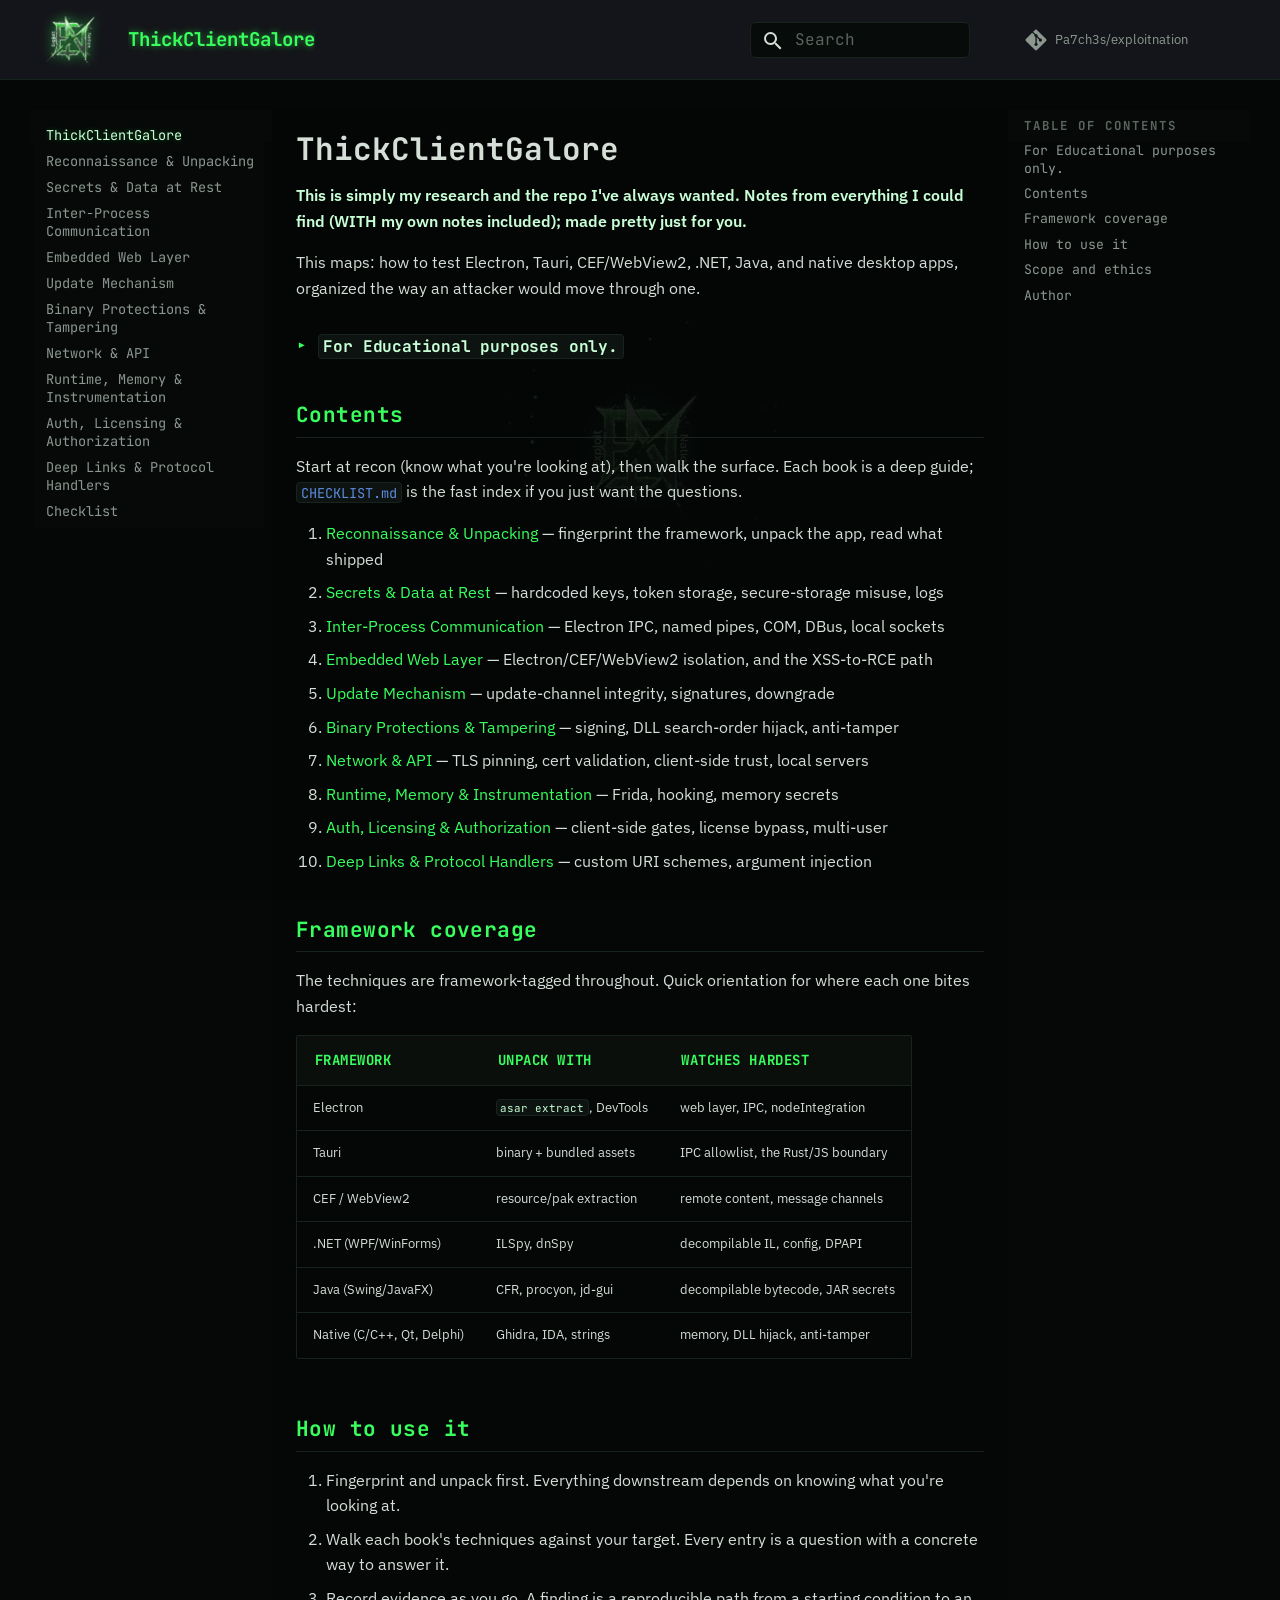
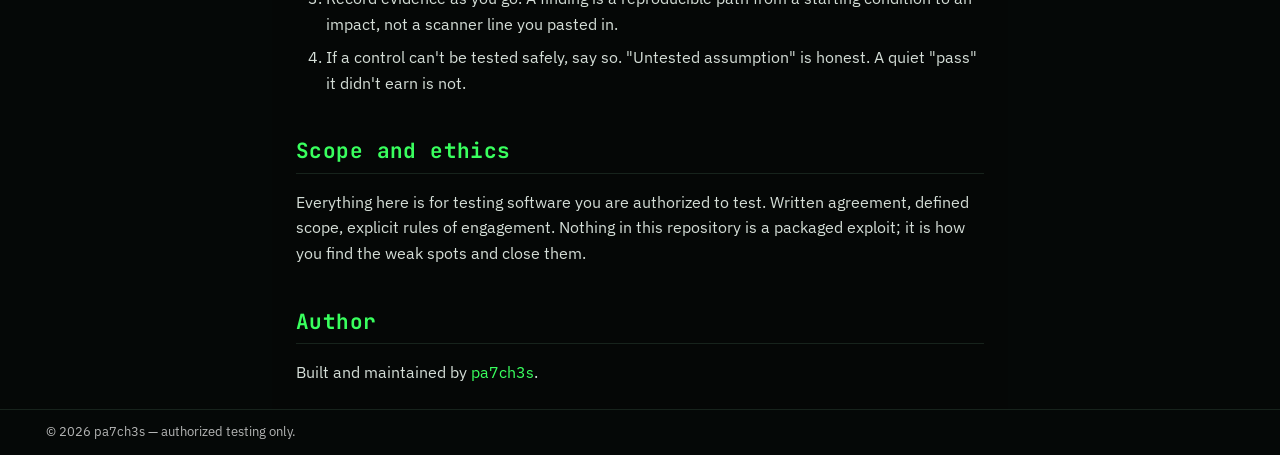
<file: index.html>
<!doctype html>
<html lang="en" class="no-js">
  <head>
    
      <meta charset="utf-8">
      <meta name="viewport" content="width=device-width,initial-scale=1">
      
        <meta name="description" content="The modern Hack The Planet reference. Book 01, ThickClientGalore.">
      
      
      
        <link rel="canonical" href="https://pa7ch3s.github.io/exploitnation/">
      
      
      
        <link rel="next" href="recon-and-unpacking/">
      
      
        
      
      
      <link rel="icon" href="assets/favicon.png">
      <meta name="generator" content="mkdocs-1.6.1, mkdocs-material-9.7.7">
    
    
      
        <title>Exploit Nation</title>
      
    
    
      <link rel="stylesheet" href="assets/stylesheets/main.ec1eaa64.min.css">
      
        
        <link rel="stylesheet" href="assets/stylesheets/palette.ab4e12ef.min.css">
      
      


    
    
      
    
    
      
        
        
        <link rel="preconnect" href="https://fonts.gstatic.com" crossorigin>
        <link rel="stylesheet" href="https://fonts.googleapis.com/css?family=IBM+Plex+Sans:300,300i,400,400i,700,700i%7CJetBrains+Mono:400,400i,700,700i&display=fallback">
        <style>:root{--md-text-font:"IBM Plex Sans";--md-code-font:"JetBrains Mono"}</style>
      
    
    
      <link rel="stylesheet" href="stylesheets/exploit-nation.css">
    
    <script>__md_scope=new URL(".",location),__md_hash=e=>[...e].reduce(((e,_)=>(e<<5)-e+_.charCodeAt(0)),0),__md_get=(e,_=localStorage,t=__md_scope)=>JSON.parse(_.getItem(t.pathname+"."+e)),__md_set=(e,_,t=localStorage,a=__md_scope)=>{try{t.setItem(a.pathname+"."+e,JSON.stringify(_))}catch(e){}}</script>
    
      

    
    

<meta property="og:type" content="website">
<meta property="og:site_name" content="Exploit Nation">
<meta property="og:title" content="ThickClientGalore">
<meta property="og:description" content="The modern Hack The Planet reference. Book 01, ThickClientGalore.">
<meta property="og:url" content="https://pa7ch3s.github.io/exploitnation/">
<meta property="og:image" content="https://pa7ch3s.github.io/exploitnation/assets/logo.png">
<meta property="og:image:width" content="805">
<meta property="og:image:height" content="891">
<meta name="twitter:card" content="summary_large_image">
<meta name="twitter:title" content="ThickClientGalore">
<meta name="twitter:description" content="The modern Hack The Planet reference. Book 01, ThickClientGalore.">
<meta name="twitter:image" content="https://pa7ch3s.github.io/exploitnation/assets/logo.png">
<link rel="apple-touch-icon" href="https://pa7ch3s.github.io/exploitnation/assets/logo.png">

  </head>
  
  
    
    
    
    
    
    <body dir="ltr" data-md-color-scheme="slate" data-md-color-primary="black" data-md-color-accent="green">
  
    
    <input class="md-toggle" data-md-toggle="drawer" type="checkbox" id="__drawer" autocomplete="off">
    <input class="md-toggle" data-md-toggle="search" type="checkbox" id="__search" autocomplete="off">
    <label class="md-overlay" for="__drawer"></label>
    <div data-md-component="skip">
      
        
        <a href="#thickclientgalore" class="md-skip">
          Skip to content
        </a>
      
    </div>
    <div data-md-component="announce">
      
    </div>
    
    
      

  

<header class="md-header md-header--shadow" data-md-component="header">
  <nav class="md-header__inner md-grid" aria-label="Header">
    <a href="." title="Exploit Nation" class="md-header__button md-logo" aria-label="Exploit Nation" data-md-component="logo">
      
  <img src="assets/logo.png" alt="logo">

    </a>
    <label class="md-header__button md-icon" for="__drawer">
      
      <svg xmlns="http://www.w3.org/2000/svg" viewBox="0 0 24 24"><path d="M3 6h18v2H3zm0 5h18v2H3zm0 5h18v2H3z"/></svg>
    </label>
    <div class="md-header__title" data-md-component="header-title">
      <div class="md-header__ellipsis">
        <div class="md-header__topic">
          <span class="md-ellipsis">
            Exploit Nation
          </span>
        </div>
        <div class="md-header__topic" data-md-component="header-topic">
          <span class="md-ellipsis">
            
              ThickClientGalore
            
          </span>
        </div>
      </div>
    </div>
    
      
    
    
    
    
      
      
        <label class="md-header__button md-icon" for="__search">
          
          <svg xmlns="http://www.w3.org/2000/svg" viewBox="0 0 24 24"><path d="M9.5 3A6.5 6.5 0 0 1 16 9.5c0 1.61-.59 3.09-1.56 4.23l.27.27h.79l5 5-1.5 1.5-5-5v-.79l-.27-.27A6.52 6.52 0 0 1 9.5 16 6.5 6.5 0 0 1 3 9.5 6.5 6.5 0 0 1 9.5 3m0 2C7 5 5 7 5 9.5S7 14 9.5 14 14 12 14 9.5 12 5 9.5 5"/></svg>
        </label>
        <div class="md-search" data-md-component="search" role="dialog">
  <label class="md-search__overlay" for="__search"></label>
  <div class="md-search__inner" role="search">
    <form class="md-search__form" name="search">
      <input type="text" class="md-search__input" name="query" aria-label="Search" placeholder="Search" autocapitalize="off" autocorrect="off" autocomplete="off" spellcheck="false" data-md-component="search-query" required>
      <label class="md-search__icon md-icon" for="__search">
        
        <svg xmlns="http://www.w3.org/2000/svg" viewBox="0 0 24 24"><path d="M9.5 3A6.5 6.5 0 0 1 16 9.5c0 1.61-.59 3.09-1.56 4.23l.27.27h.79l5 5-1.5 1.5-5-5v-.79l-.27-.27A6.52 6.52 0 0 1 9.5 16 6.5 6.5 0 0 1 3 9.5 6.5 6.5 0 0 1 9.5 3m0 2C7 5 5 7 5 9.5S7 14 9.5 14 14 12 14 9.5 12 5 9.5 5"/></svg>
        
        <svg xmlns="http://www.w3.org/2000/svg" viewBox="0 0 24 24"><path d="M20 11v2H8l5.5 5.5-1.42 1.42L4.16 12l7.92-7.92L13.5 5.5 8 11z"/></svg>
      </label>
      <nav class="md-search__options" aria-label="Search">
        
        <button type="reset" class="md-search__icon md-icon" title="Clear" aria-label="Clear" tabindex="-1">
          
          <svg xmlns="http://www.w3.org/2000/svg" viewBox="0 0 24 24"><path d="M19 6.41 17.59 5 12 10.59 6.41 5 5 6.41 10.59 12 5 17.59 6.41 19 12 13.41 17.59 19 19 17.59 13.41 12z"/></svg>
        </button>
      </nav>
      
        <div class="md-search__suggest" data-md-component="search-suggest"></div>
      
    </form>
    <div class="md-search__output">
      <div class="md-search__scrollwrap" tabindex="0" data-md-scrollfix>
        <div class="md-search-result" data-md-component="search-result">
          <div class="md-search-result__meta">
            Initializing search
          </div>
          <ol class="md-search-result__list" role="presentation"></ol>
        </div>
      </div>
    </div>
  </div>
</div>
      
    
    
      <div class="md-header__source">
        <a href="https://github.com/Pa7ch3s/exploitnation" title="Go to repository" class="md-source" data-md-component="source">
  <div class="md-source__icon md-icon">
    
    <svg xmlns="http://www.w3.org/2000/svg" viewBox="0 0 448 512"><!--! Font Awesome Free 7.1.0 by @fontawesome - https://fontawesome.com License - https://fontawesome.com/license/free (Icons: CC BY 4.0, Fonts: SIL OFL 1.1, Code: MIT License) Copyright 2025 Fonticons, Inc.--><path d="M439.6 236.1 244 40.5c-5.4-5.5-12.8-8.5-20.4-8.5s-15 3-20.4 8.4L162.5 81l51.5 51.5c27.1-9.1 52.7 16.8 43.4 43.7l49.7 49.7c34.2-11.8 61.2 31 35.5 56.7-26.5 26.5-70.2-2.9-56-37.3L240.3 199v121.9c25.3 12.5 22.3 41.8 9.1 55-6.4 6.4-15.2 10.1-24.3 10.1s-17.8-3.6-24.3-10.1c-17.6-17.6-11.1-46.9 11.2-56v-123c-20.8-8.5-24.6-30.7-18.6-45L142.6 101 8.5 235.1C3 240.6 0 247.9 0 255.5s3 15 8.5 20.4l195.6 195.7c5.4 5.4 12.7 8.4 20.4 8.4s15-3 20.4-8.4l194.7-194.7c5.4-5.4 8.4-12.8 8.4-20.4s-3-15-8.4-20.4"/></svg>
  </div>
  <div class="md-source__repository">
    Pa7ch3s/exploitnation
  </div>
</a>
      </div>
    
  </nav>
  
</header>
    
    <div class="md-container" data-md-component="container">
      
      
        
          
        
      
      <main class="md-main" data-md-component="main">
        <div class="md-main__inner md-grid">
          
            
              
              <div class="md-sidebar md-sidebar--primary" data-md-component="sidebar" data-md-type="navigation" >
                <div class="md-sidebar__scrollwrap">
                  <div class="md-sidebar__inner">
                    



<nav class="md-nav md-nav--primary" aria-label="Navigation" data-md-level="0">
  <label class="md-nav__title" for="__drawer">
    <a href="." title="Exploit Nation" class="md-nav__button md-logo" aria-label="Exploit Nation" data-md-component="logo">
      
  <img src="assets/logo.png" alt="logo">

    </a>
    Exploit Nation
  </label>
  
    <div class="md-nav__source">
      <a href="https://github.com/Pa7ch3s/exploitnation" title="Go to repository" class="md-source" data-md-component="source">
  <div class="md-source__icon md-icon">
    
    <svg xmlns="http://www.w3.org/2000/svg" viewBox="0 0 448 512"><!--! Font Awesome Free 7.1.0 by @fontawesome - https://fontawesome.com License - https://fontawesome.com/license/free (Icons: CC BY 4.0, Fonts: SIL OFL 1.1, Code: MIT License) Copyright 2025 Fonticons, Inc.--><path d="M439.6 236.1 244 40.5c-5.4-5.5-12.8-8.5-20.4-8.5s-15 3-20.4 8.4L162.5 81l51.5 51.5c27.1-9.1 52.7 16.8 43.4 43.7l49.7 49.7c34.2-11.8 61.2 31 35.5 56.7-26.5 26.5-70.2-2.9-56-37.3L240.3 199v121.9c25.3 12.5 22.3 41.8 9.1 55-6.4 6.4-15.2 10.1-24.3 10.1s-17.8-3.6-24.3-10.1c-17.6-17.6-11.1-46.9 11.2-56v-123c-20.8-8.5-24.6-30.7-18.6-45L142.6 101 8.5 235.1C3 240.6 0 247.9 0 255.5s3 15 8.5 20.4l195.6 195.7c5.4 5.4 12.7 8.4 20.4 8.4s15-3 20.4-8.4l194.7-194.7c5.4-5.4 8.4-12.8 8.4-20.4s-3-15-8.4-20.4"/></svg>
  </div>
  <div class="md-source__repository">
    Pa7ch3s/exploitnation
  </div>
</a>
    </div>
  
  <ul class="md-nav__list" data-md-scrollfix>
    
      
      
  
  
    
  
  
  
    <li class="md-nav__item md-nav__item--active">
      
      <input class="md-nav__toggle md-toggle" type="checkbox" id="__toc">
      
      
        
      
      
        <label class="md-nav__link md-nav__link--active" for="__toc">
          
  
  
  <span class="md-ellipsis">
    
  
    ThickClientGalore
  

    
  </span>
  
  

          <span class="md-nav__icon md-icon"></span>
        </label>
      
      <a href="." class="md-nav__link md-nav__link--active">
        
  
  
  <span class="md-ellipsis">
    
  
    ThickClientGalore
  

    
  </span>
  
  

      </a>
      
        

<nav class="md-nav md-nav--secondary" aria-label="Table of contents">
  
  
  
    
  
  
    <label class="md-nav__title" for="__toc">
      <span class="md-nav__icon md-icon"></span>
      Table of contents
    </label>
    <ul class="md-nav__list" data-md-component="toc" data-md-scrollfix>
      
        <li class="md-nav__item">
  <a href="#for-educational-purposes-only" class="md-nav__link">
    <span class="md-ellipsis">
      
        For Educational purposes only.
      
    </span>
  </a>
  
</li>
      
        <li class="md-nav__item">
  <a href="#contents" class="md-nav__link">
    <span class="md-ellipsis">
      
        Contents
      
    </span>
  </a>
  
</li>
      
        <li class="md-nav__item">
  <a href="#framework-coverage" class="md-nav__link">
    <span class="md-ellipsis">
      
        Framework coverage
      
    </span>
  </a>
  
</li>
      
        <li class="md-nav__item">
  <a href="#how-to-use-it" class="md-nav__link">
    <span class="md-ellipsis">
      
        How to use it
      
    </span>
  </a>
  
</li>
      
        <li class="md-nav__item">
  <a href="#scope-and-ethics" class="md-nav__link">
    <span class="md-ellipsis">
      
        Scope and ethics
      
    </span>
  </a>
  
</li>
      
        <li class="md-nav__item">
  <a href="#author" class="md-nav__link">
    <span class="md-ellipsis">
      
        Author
      
    </span>
  </a>
  
</li>
      
    </ul>
  
</nav>
      
    </li>
  

    
      
      
  
  
  
  
    <li class="md-nav__item">
      <a href="recon-and-unpacking/" class="md-nav__link">
        
  
  
  <span class="md-ellipsis">
    
  
    Reconnaissance & Unpacking
  

    
  </span>
  
  

      </a>
    </li>
  

    
      
      
  
  
  
  
    <li class="md-nav__item">
      <a href="secrets-at-rest/" class="md-nav__link">
        
  
  
  <span class="md-ellipsis">
    
  
    Secrets & Data at Rest
  

    
  </span>
  
  

      </a>
    </li>
  

    
      
      
  
  
  
  
    <li class="md-nav__item">
      <a href="ipc/" class="md-nav__link">
        
  
  
  <span class="md-ellipsis">
    
  
    Inter-Process Communication
  

    
  </span>
  
  

      </a>
    </li>
  

    
      
      
  
  
  
  
    <li class="md-nav__item">
      <a href="embedded-web-layer/" class="md-nav__link">
        
  
  
  <span class="md-ellipsis">
    
  
    Embedded Web Layer
  

    
  </span>
  
  

      </a>
    </li>
  

    
      
      
  
  
  
  
    <li class="md-nav__item">
      <a href="update-mechanism/" class="md-nav__link">
        
  
  
  <span class="md-ellipsis">
    
  
    Update Mechanism
  

    
  </span>
  
  

      </a>
    </li>
  

    
      
      
  
  
  
  
    <li class="md-nav__item">
      <a href="binary-and-tampering/" class="md-nav__link">
        
  
  
  <span class="md-ellipsis">
    
  
    Binary Protections & Tampering
  

    
  </span>
  
  

      </a>
    </li>
  

    
      
      
  
  
  
  
    <li class="md-nav__item">
      <a href="network-and-api/" class="md-nav__link">
        
  
  
  <span class="md-ellipsis">
    
  
    Network & API
  

    
  </span>
  
  

      </a>
    </li>
  

    
      
      
  
  
  
  
    <li class="md-nav__item">
      <a href="runtime-and-memory/" class="md-nav__link">
        
  
  
  <span class="md-ellipsis">
    
  
    Runtime, Memory & Instrumentation
  

    
  </span>
  
  

      </a>
    </li>
  

    
      
      
  
  
  
  
    <li class="md-nav__item">
      <a href="auth-licensing-authz/" class="md-nav__link">
        
  
  
  <span class="md-ellipsis">
    
  
    Auth, Licensing & Authorization
  

    
  </span>
  
  

      </a>
    </li>
  

    
      
      
  
  
  
  
    <li class="md-nav__item">
      <a href="deep-links-and-protocol-handlers/" class="md-nav__link">
        
  
  
  <span class="md-ellipsis">
    
  
    Deep Links & Protocol Handlers
  

    
  </span>
  
  

      </a>
    </li>
  

    
      
      
  
  
  
  
    <li class="md-nav__item">
      <a href="CHECKLIST/" class="md-nav__link">
        
  
  
  <span class="md-ellipsis">
    
  
    Checklist
  

    
  </span>
  
  

      </a>
    </li>
  

    
  </ul>
</nav>
                  </div>
                </div>
              </div>
            
            
              
              <div class="md-sidebar md-sidebar--secondary" data-md-component="sidebar" data-md-type="toc" >
                <div class="md-sidebar__scrollwrap">
                  <div class="md-sidebar__inner">
                    

<nav class="md-nav md-nav--secondary" aria-label="Table of contents">
  
  
  
    
  
  
    <label class="md-nav__title" for="__toc">
      <span class="md-nav__icon md-icon"></span>
      Table of contents
    </label>
    <ul class="md-nav__list" data-md-component="toc" data-md-scrollfix>
      
        <li class="md-nav__item">
  <a href="#for-educational-purposes-only" class="md-nav__link">
    <span class="md-ellipsis">
      
        For Educational purposes only.
      
    </span>
  </a>
  
</li>
      
        <li class="md-nav__item">
  <a href="#contents" class="md-nav__link">
    <span class="md-ellipsis">
      
        Contents
      
    </span>
  </a>
  
</li>
      
        <li class="md-nav__item">
  <a href="#framework-coverage" class="md-nav__link">
    <span class="md-ellipsis">
      
        Framework coverage
      
    </span>
  </a>
  
</li>
      
        <li class="md-nav__item">
  <a href="#how-to-use-it" class="md-nav__link">
    <span class="md-ellipsis">
      
        How to use it
      
    </span>
  </a>
  
</li>
      
        <li class="md-nav__item">
  <a href="#scope-and-ethics" class="md-nav__link">
    <span class="md-ellipsis">
      
        Scope and ethics
      
    </span>
  </a>
  
</li>
      
        <li class="md-nav__item">
  <a href="#author" class="md-nav__link">
    <span class="md-ellipsis">
      
        Author
      
    </span>
  </a>
  
</li>
      
    </ul>
  
</nav>
                  </div>
                </div>
              </div>
            
          
          
            <div class="md-content" data-md-component="content">
              
              <article class="md-content__inner md-typeset">
                
                  


  
  


<h1 id="thickclientgalore">ThickClientGalore<a class="headerlink" href="#thickclientgalore" title="Permanent link">&para;</a></h1>
<p><strong>This is simply my research and the repo I've always wanted.
Notes from everything I could find (WITH my own notes included); made pretty just for you.</strong></p>
<p>This maps: how to test Electron, Tauri, CEF/WebView2, .NET, Java, and native desktop apps, organized the way an attacker would move through one.</p>
<h3 id="for-educational-purposes-only"><code>For Educational purposes only.</code><a class="headerlink" href="#for-educational-purposes-only" title="Permanent link">&para;</a></h3>
<h2 id="contents">Contents<a class="headerlink" href="#contents" title="Permanent link">&para;</a></h2>
<p>Start at recon (know what you're looking at), then walk the surface. Each book is a deep guide;
<a href="CHECKLIST/"><code>CHECKLIST.md</code></a> is the fast index if you just want the questions.</p>
<ol>
<li><a href="recon-and-unpacking/">Reconnaissance &amp; Unpacking</a> — fingerprint the framework, unpack the app, read what shipped</li>
<li><a href="secrets-at-rest/">Secrets &amp; Data at Rest</a> — hardcoded keys, token storage, secure-storage misuse, logs</li>
<li><a href="ipc/">Inter-Process Communication</a> — Electron IPC, named pipes, COM, DBus, local sockets</li>
<li><a href="embedded-web-layer/">Embedded Web Layer</a> — Electron/CEF/WebView2 isolation, and the XSS-to-RCE path</li>
<li><a href="update-mechanism/">Update Mechanism</a> — update-channel integrity, signatures, downgrade</li>
<li><a href="binary-and-tampering/">Binary Protections &amp; Tampering</a> — signing, DLL search-order hijack, anti-tamper</li>
<li><a href="network-and-api/">Network &amp; API</a> — TLS pinning, cert validation, client-side trust, local servers</li>
<li><a href="runtime-and-memory/">Runtime, Memory &amp; Instrumentation</a> — Frida, hooking, memory secrets</li>
<li><a href="auth-licensing-authz/">Auth, Licensing &amp; Authorization</a> — client-side gates, license bypass, multi-user</li>
<li><a href="deep-links-and-protocol-handlers/">Deep Links &amp; Protocol Handlers</a> — custom URI schemes, argument injection</li>
</ol>
<h2 id="framework-coverage">Framework coverage<a class="headerlink" href="#framework-coverage" title="Permanent link">&para;</a></h2>
<p>The techniques are framework-tagged throughout. Quick orientation for where each one bites hardest:</p>
<table>
<thead>
<tr>
<th>Framework</th>
<th>Unpack with</th>
<th>Watches hardest</th>
</tr>
</thead>
<tbody>
<tr>
<td>Electron</td>
<td><code>asar extract</code>, DevTools</td>
<td>web layer, IPC, nodeIntegration</td>
</tr>
<tr>
<td>Tauri</td>
<td>binary + bundled assets</td>
<td>IPC allowlist, the Rust/JS boundary</td>
</tr>
<tr>
<td>CEF / WebView2</td>
<td>resource/pak extraction</td>
<td>remote content, message channels</td>
</tr>
<tr>
<td>.NET (WPF/WinForms)</td>
<td>ILSpy, dnSpy</td>
<td>decompilable IL, config, DPAPI</td>
</tr>
<tr>
<td>Java (Swing/JavaFX)</td>
<td>CFR, procyon, jd-gui</td>
<td>decompilable bytecode, JAR secrets</td>
</tr>
<tr>
<td>Native (C/C++, Qt, Delphi)</td>
<td>Ghidra, IDA, strings</td>
<td>memory, DLL hijack, anti-tamper</td>
</tr>
</tbody>
</table>
<h2 id="how-to-use-it">How to use it<a class="headerlink" href="#how-to-use-it" title="Permanent link">&para;</a></h2>
<ol>
<li>Fingerprint and unpack first. Everything downstream depends on knowing what you're looking at.</li>
<li>Walk each book's techniques against your target. Every entry is a question with a concrete way to answer it.</li>
<li>Record evidence as you go. A finding is a reproducible path from a starting condition to an impact, not a scanner line you pasted in.</li>
<li>If a control can't be tested safely, say so. "Untested assumption" is honest. A quiet "pass" it didn't earn is not.</li>
</ol>
<h2 id="scope-and-ethics">Scope and ethics<a class="headerlink" href="#scope-and-ethics" title="Permanent link">&para;</a></h2>
<p>Everything here is for testing software you are authorized to test. Written agreement, defined scope,
explicit rules of engagement. Nothing in this repository is a packaged exploit; it is how you find
the weak spots and close them.</p>
<h2 id="author">Author<a class="headerlink" href="#author" title="Permanent link">&para;</a></h2>
<p>Built and maintained by <a href="https://github.com/Pa7ch3s">pa7ch3s</a>.</p>












                
              </article>
            </div>
          
          
<script>var target=document.getElementById(location.hash.slice(1));target&&target.name&&(target.checked=target.name.startsWith("__tabbed_"))</script>
        </div>
        
          <button type="button" class="md-top md-icon" data-md-component="top" hidden>
  
  <svg xmlns="http://www.w3.org/2000/svg" viewBox="0 0 24 24"><path d="M13 20h-2V8l-5.5 5.5-1.42-1.42L12 4.16l7.92 7.92-1.42 1.42L13 8z"/></svg>
  Back to top
</button>
        
      </main>
      
        <footer class="md-footer">
  
  <div class="md-footer-meta md-typeset">
    <div class="md-footer-meta__inner md-grid">
      <div class="md-copyright">
  
    <div class="md-copyright__highlight">
      © 2026 pa7ch3s — authorized testing only.
    </div>
  
  
</div>
      
    </div>
  </div>
</footer>
      
    </div>
    <div class="md-dialog" data-md-component="dialog">
      <div class="md-dialog__inner md-typeset"></div>
    </div>
    
    
    
      
      
      <script id="__config" type="application/json">{"annotate": null, "base": ".", "features": ["navigation.instant", "navigation.top", "navigation.tracking", "navigation.sections", "search.suggest", "search.highlight", "content.code.copy", "toc.follow"], "search": "assets/javascripts/workers/search.2c215733.min.js", "tags": null, "translations": {"clipboard.copied": "Copied to clipboard", "clipboard.copy": "Copy to clipboard", "search.result.more.one": "1 more on this page", "search.result.more.other": "# more on this page", "search.result.none": "No matching documents", "search.result.one": "1 matching document", "search.result.other": "# matching documents", "search.result.placeholder": "Type to start searching", "search.result.term.missing": "Missing", "select.version": "Select version"}, "version": null}</script>
    
    
      <script src="assets/javascripts/bundle.d7400e89.min.js"></script>
      
        <script src="js/matrix.js"></script>
      
        <script src="js/hero-bg.js"></script>
      
        <script src="js/search-cap.js"></script>
      
    
  </body>
</html>
</file>
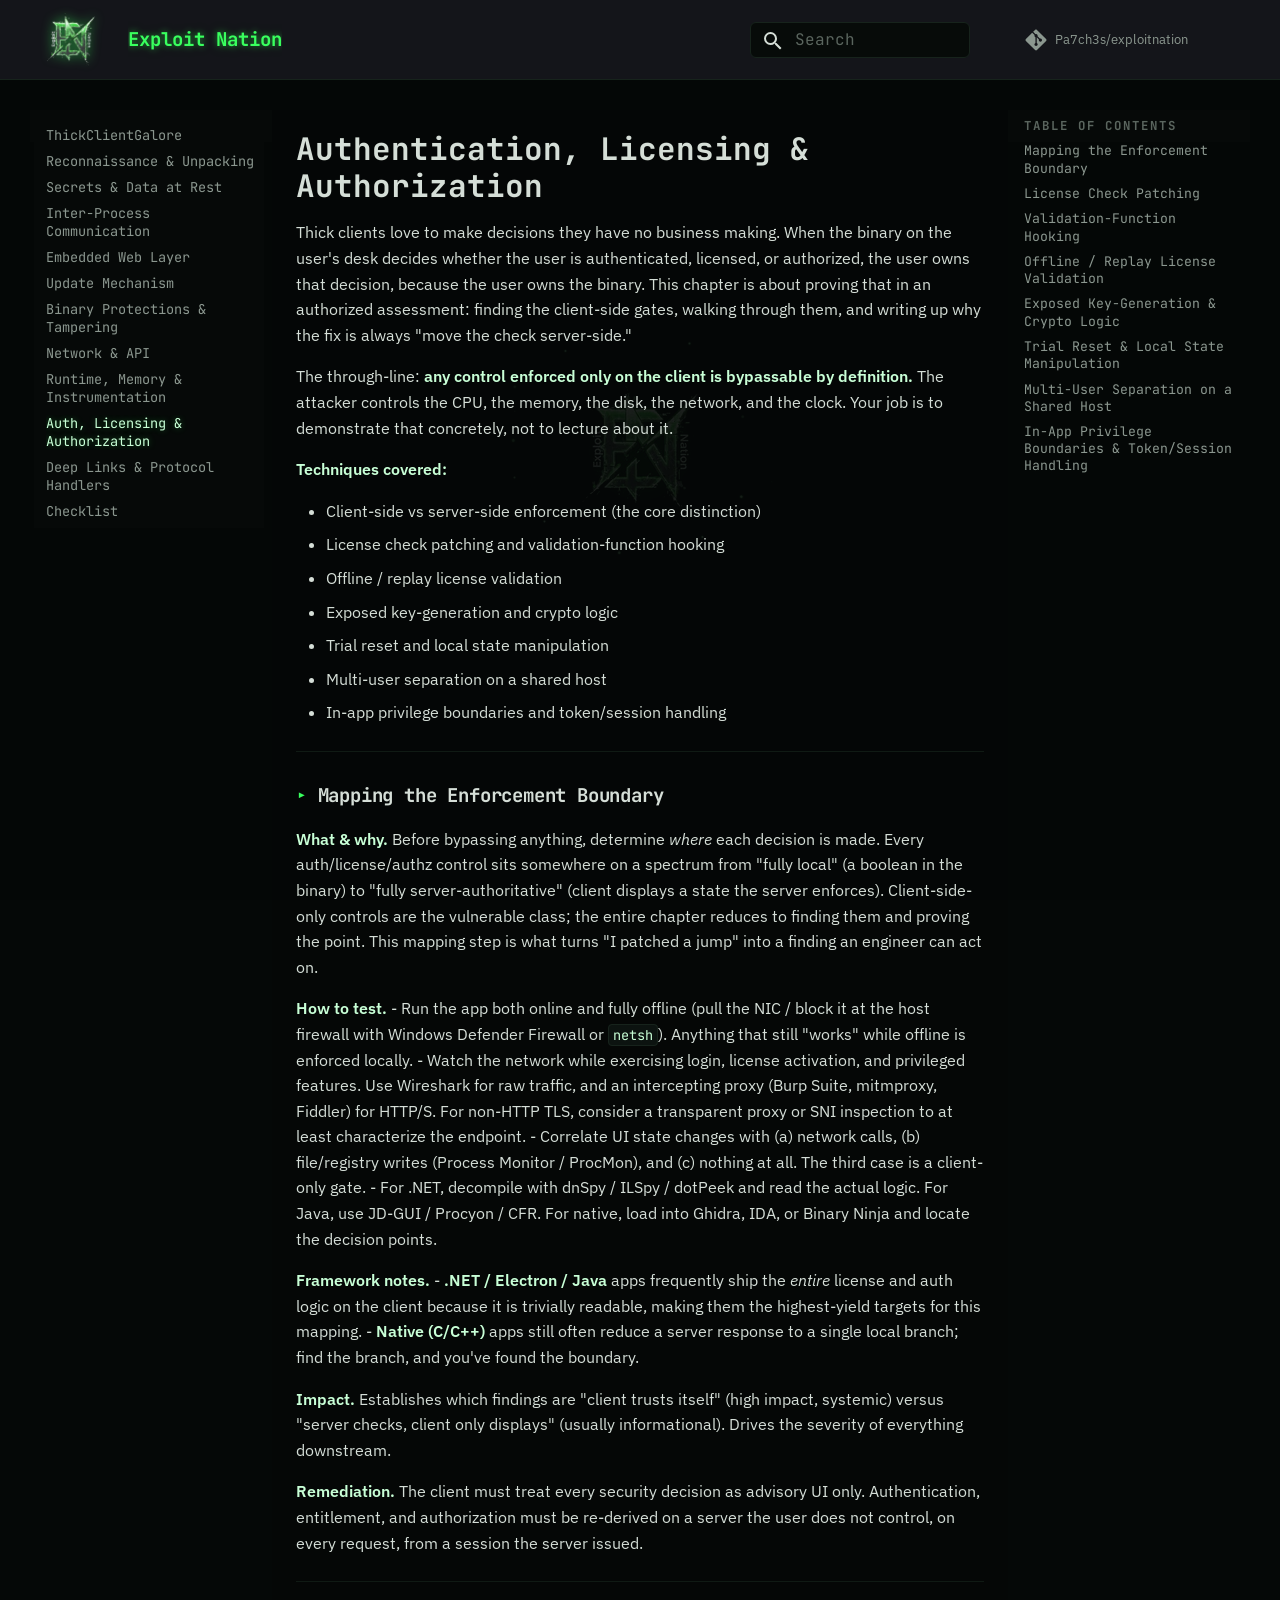
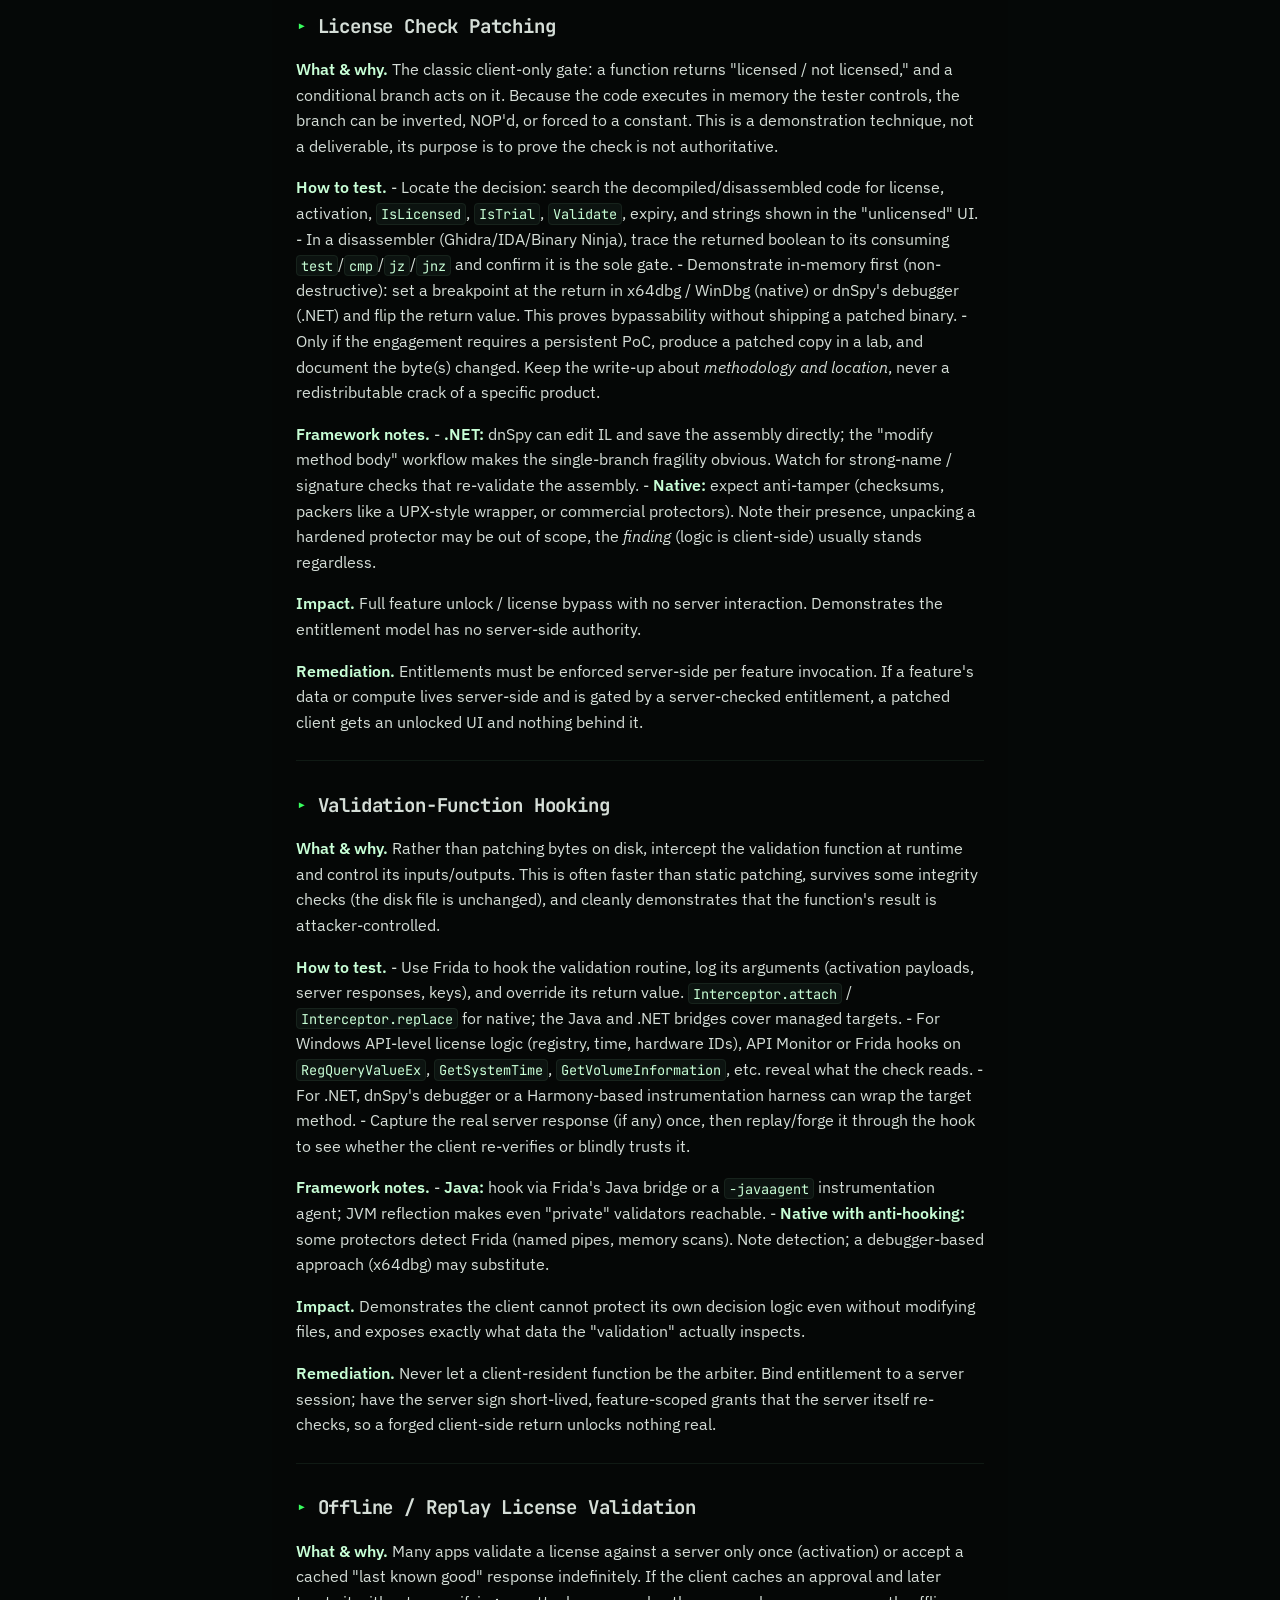
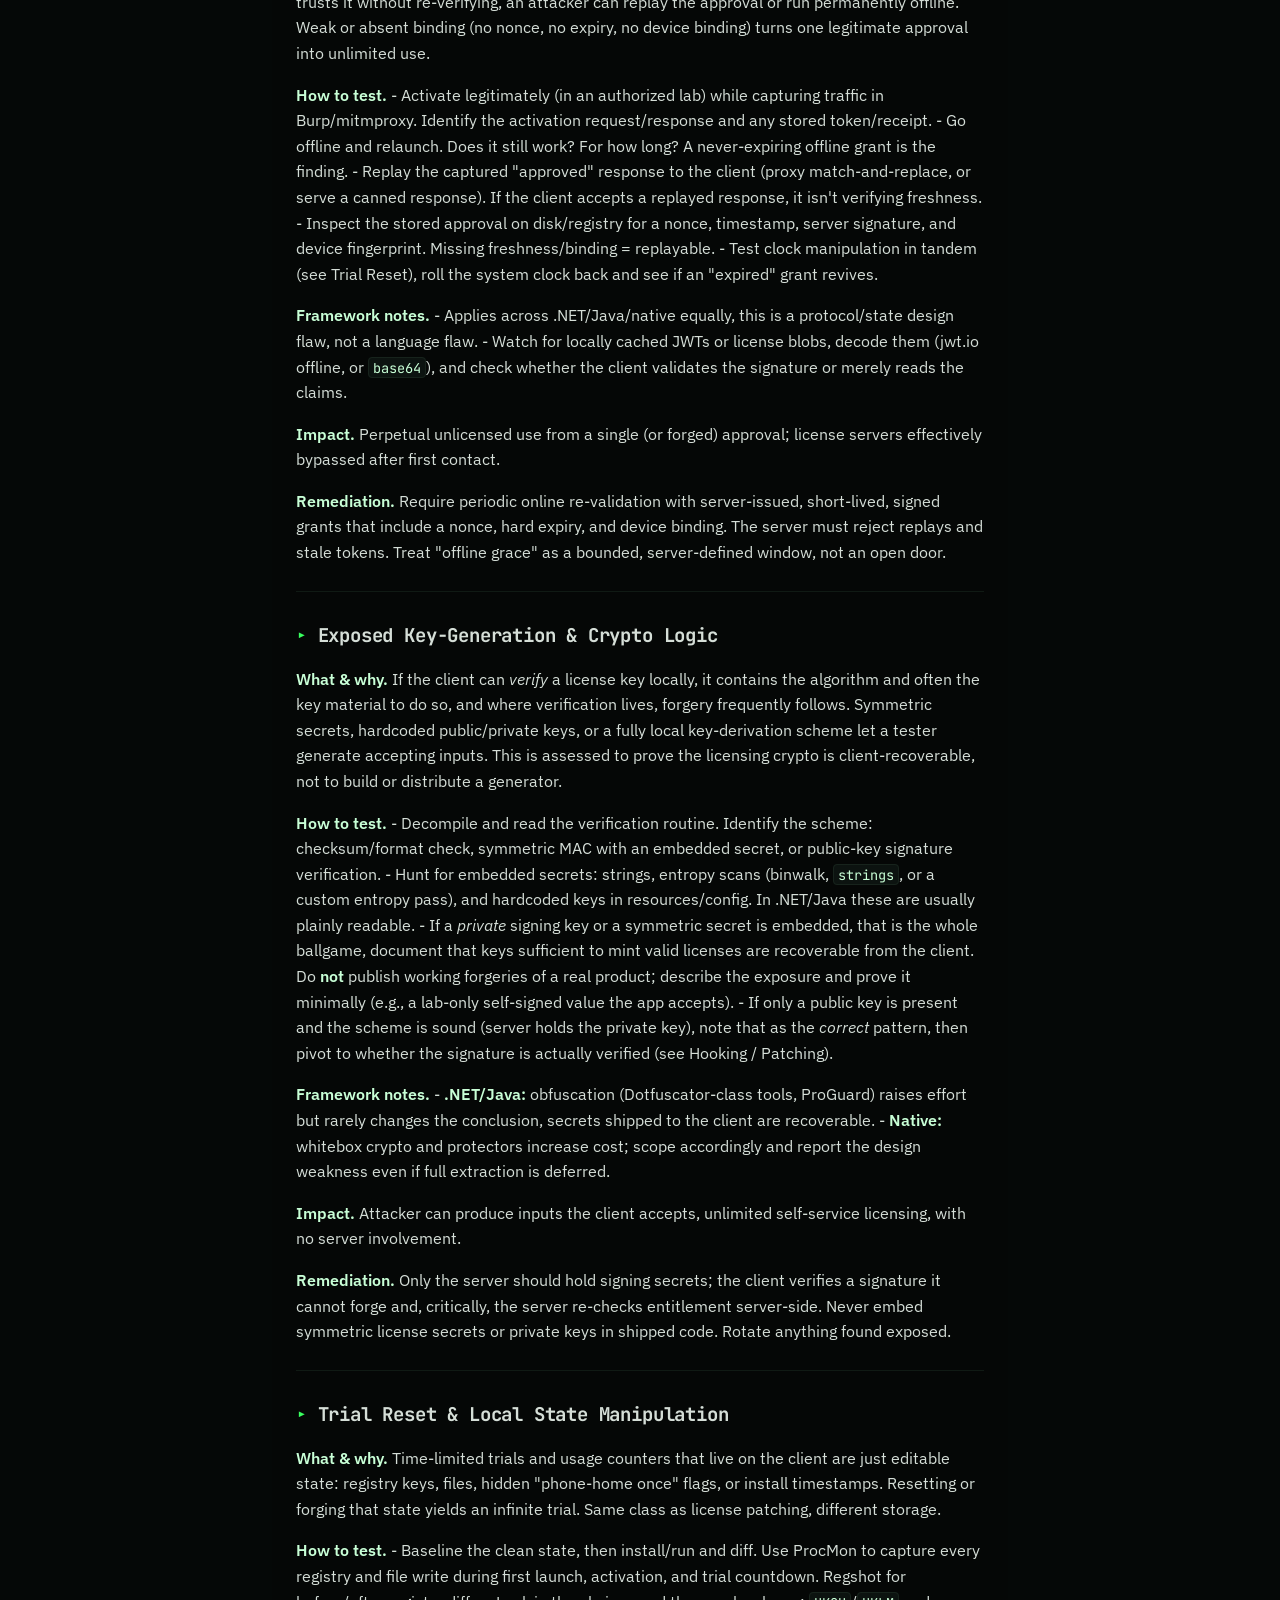
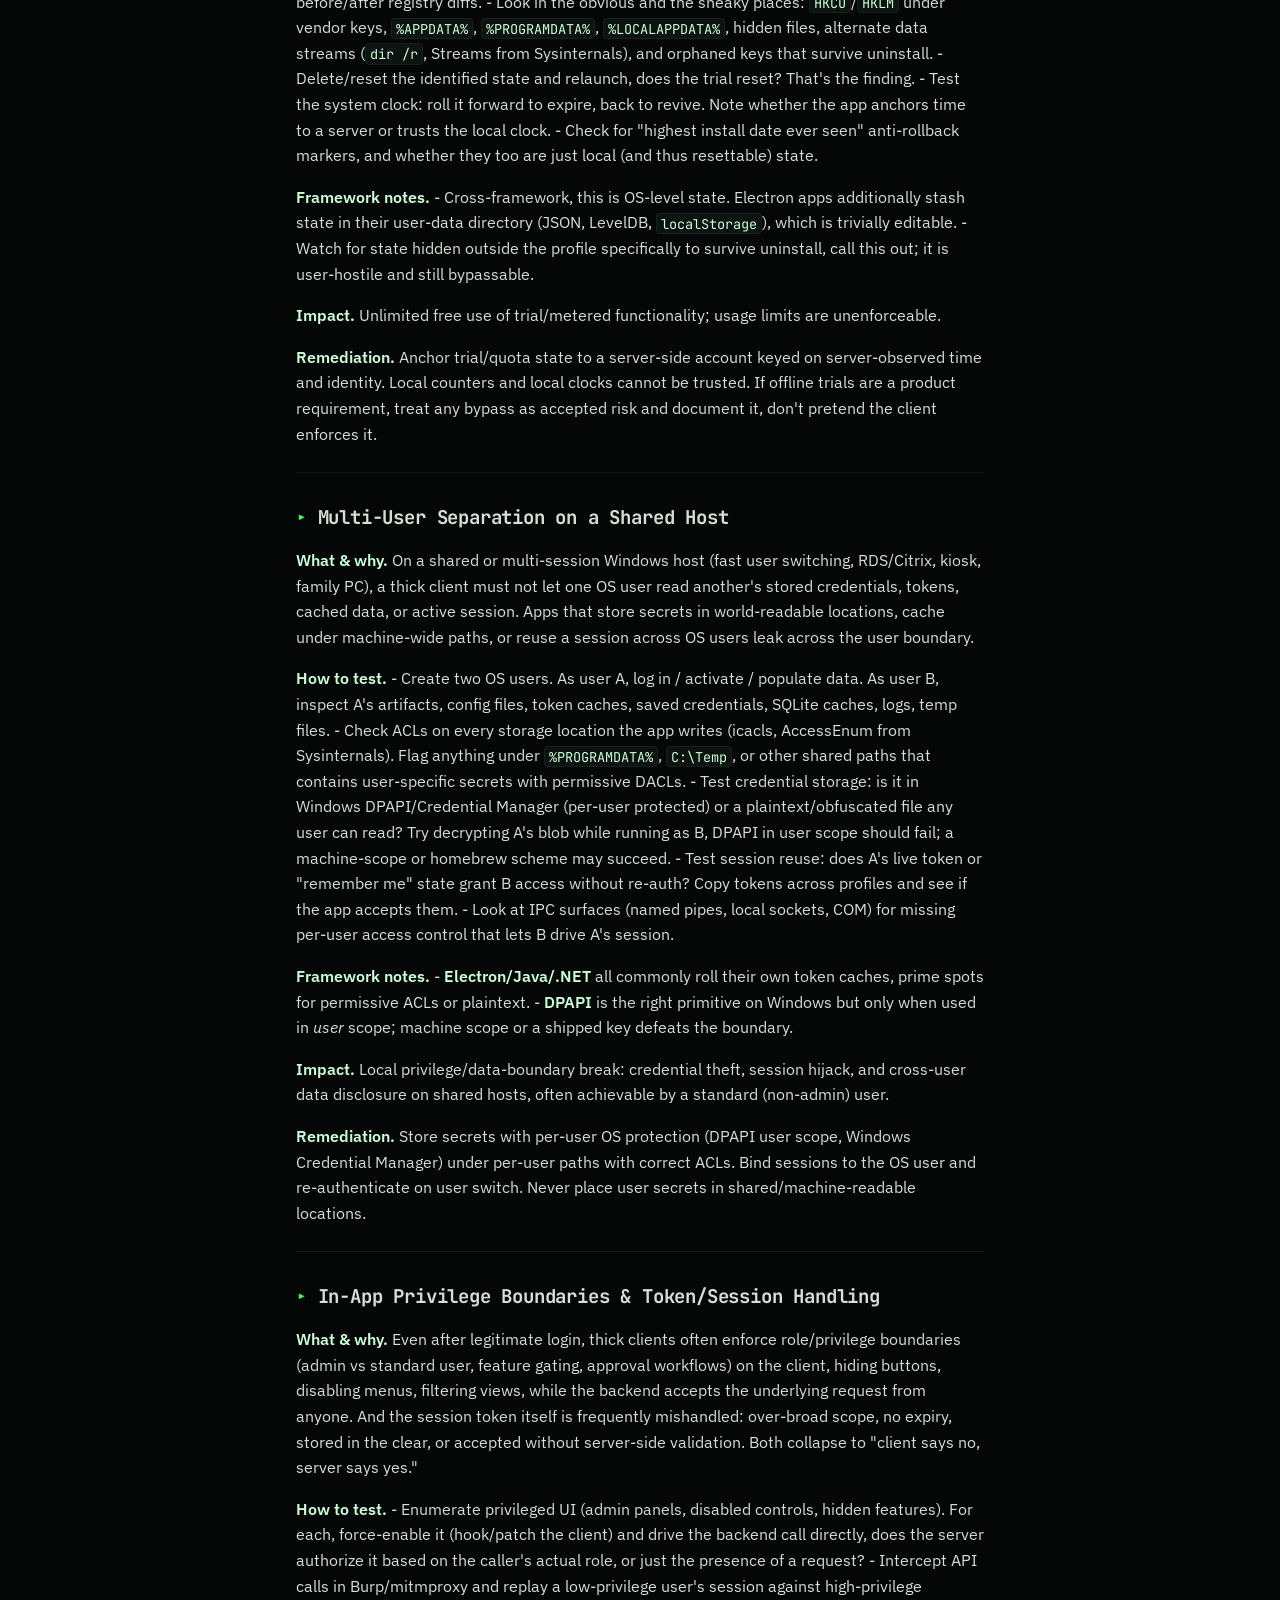
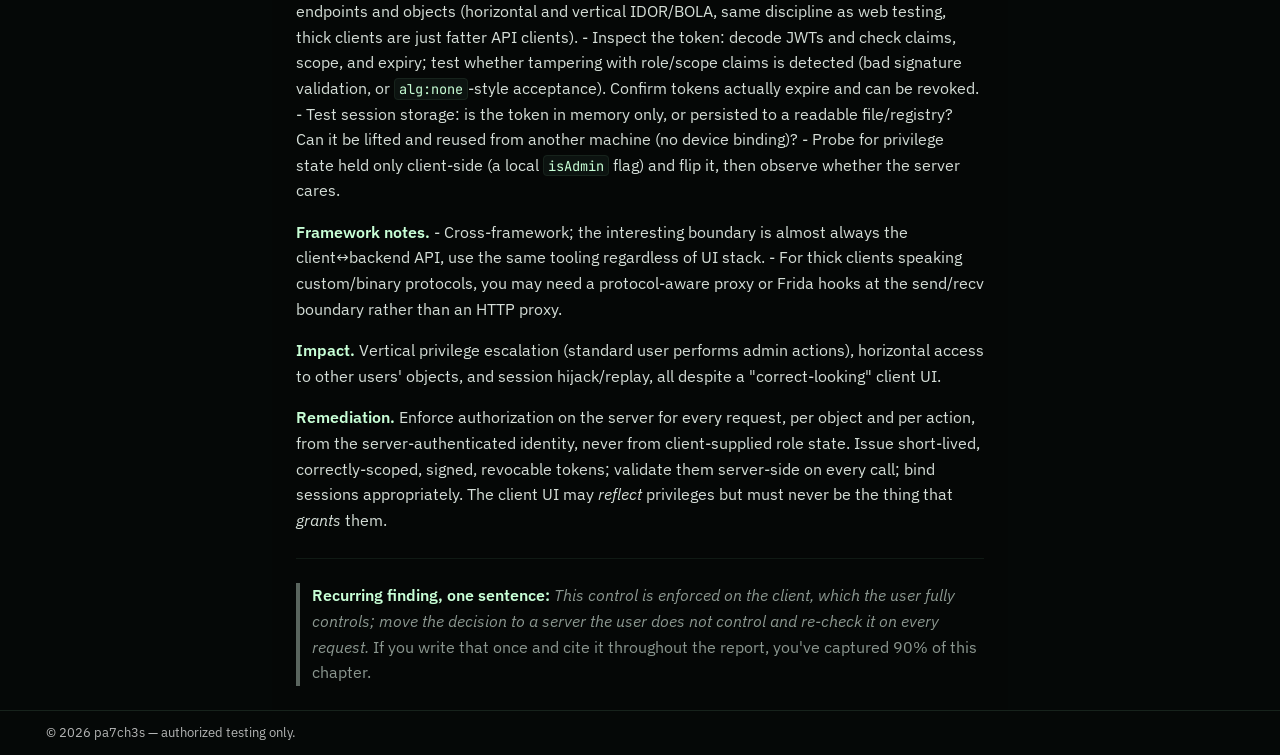
<file: auth-licensing-authz/index.html>
<!doctype html>
<html lang="en" class="no-js">
  <head>
    
      <meta charset="utf-8">
      <meta name="viewport" content="width=device-width,initial-scale=1">
      
        <meta name="description" content="The modern Hack The Planet reference. Book 01, ThickClientGalore.">
      
      
      
        <link rel="canonical" href="https://pa7ch3s.github.io/exploitnation/auth-licensing-authz/">
      
      
        <link rel="prev" href="../runtime-and-memory/">
      
      
        <link rel="next" href="../deep-links-and-protocol-handlers/">
      
      
        
      
      
      <link rel="icon" href="../assets/favicon.png">
      <meta name="generator" content="mkdocs-1.6.1, mkdocs-material-9.7.7">
    
    
      
        <title>Auth, Licensing & Authorization - Exploit Nation</title>
      
    
    
      <link rel="stylesheet" href="../assets/stylesheets/main.ec1eaa64.min.css">
      
        
        <link rel="stylesheet" href="../assets/stylesheets/palette.ab4e12ef.min.css">
      
      


    
    
      
    
    
      
        
        
        <link rel="preconnect" href="https://fonts.gstatic.com" crossorigin>
        <link rel="stylesheet" href="https://fonts.googleapis.com/css?family=IBM+Plex+Sans:300,300i,400,400i,700,700i%7CJetBrains+Mono:400,400i,700,700i&display=fallback">
        <style>:root{--md-text-font:"IBM Plex Sans";--md-code-font:"JetBrains Mono"}</style>
      
    
    
      <link rel="stylesheet" href="../stylesheets/exploit-nation.css">
    
    <script>__md_scope=new URL("..",location),__md_hash=e=>[...e].reduce(((e,_)=>(e<<5)-e+_.charCodeAt(0)),0),__md_get=(e,_=localStorage,t=__md_scope)=>JSON.parse(_.getItem(t.pathname+"."+e)),__md_set=(e,_,t=localStorage,a=__md_scope)=>{try{t.setItem(a.pathname+"."+e,JSON.stringify(_))}catch(e){}}</script>
    
      

    
    

<meta property="og:type" content="website">
<meta property="og:site_name" content="Exploit Nation">
<meta property="og:title" content="Auth, Licensing & Authorization">
<meta property="og:description" content="The modern Hack The Planet reference. Book 01, ThickClientGalore.">
<meta property="og:url" content="https://pa7ch3s.github.io/exploitnation/auth-licensing-authz/">
<meta property="og:image" content="https://pa7ch3s.github.io/exploitnation/assets/logo.png">
<meta property="og:image:width" content="805">
<meta property="og:image:height" content="891">
<meta name="twitter:card" content="summary_large_image">
<meta name="twitter:title" content="Auth, Licensing & Authorization">
<meta name="twitter:description" content="The modern Hack The Planet reference. Book 01, ThickClientGalore.">
<meta name="twitter:image" content="https://pa7ch3s.github.io/exploitnation/assets/logo.png">
<link rel="apple-touch-icon" href="https://pa7ch3s.github.io/exploitnation/assets/logo.png">

  </head>
  
  
    
    
    
    
    
    <body dir="ltr" data-md-color-scheme="slate" data-md-color-primary="black" data-md-color-accent="green">
  
    
    <input class="md-toggle" data-md-toggle="drawer" type="checkbox" id="__drawer" autocomplete="off">
    <input class="md-toggle" data-md-toggle="search" type="checkbox" id="__search" autocomplete="off">
    <label class="md-overlay" for="__drawer"></label>
    <div data-md-component="skip">
      
        
        <a href="#authentication-licensing-authorization" class="md-skip">
          Skip to content
        </a>
      
    </div>
    <div data-md-component="announce">
      
    </div>
    
    
      

  

<header class="md-header md-header--shadow" data-md-component="header">
  <nav class="md-header__inner md-grid" aria-label="Header">
    <a href=".." title="Exploit Nation" class="md-header__button md-logo" aria-label="Exploit Nation" data-md-component="logo">
      
  <img src="../assets/logo.png" alt="logo">

    </a>
    <label class="md-header__button md-icon" for="__drawer">
      
      <svg xmlns="http://www.w3.org/2000/svg" viewBox="0 0 24 24"><path d="M3 6h18v2H3zm0 5h18v2H3zm0 5h18v2H3z"/></svg>
    </label>
    <div class="md-header__title" data-md-component="header-title">
      <div class="md-header__ellipsis">
        <div class="md-header__topic">
          <span class="md-ellipsis">
            Exploit Nation
          </span>
        </div>
        <div class="md-header__topic" data-md-component="header-topic">
          <span class="md-ellipsis">
            
              Auth, Licensing & Authorization
            
          </span>
        </div>
      </div>
    </div>
    
      
    
    
    
    
      
      
        <label class="md-header__button md-icon" for="__search">
          
          <svg xmlns="http://www.w3.org/2000/svg" viewBox="0 0 24 24"><path d="M9.5 3A6.5 6.5 0 0 1 16 9.5c0 1.61-.59 3.09-1.56 4.23l.27.27h.79l5 5-1.5 1.5-5-5v-.79l-.27-.27A6.52 6.52 0 0 1 9.5 16 6.5 6.5 0 0 1 3 9.5 6.5 6.5 0 0 1 9.5 3m0 2C7 5 5 7 5 9.5S7 14 9.5 14 14 12 14 9.5 12 5 9.5 5"/></svg>
        </label>
        <div class="md-search" data-md-component="search" role="dialog">
  <label class="md-search__overlay" for="__search"></label>
  <div class="md-search__inner" role="search">
    <form class="md-search__form" name="search">
      <input type="text" class="md-search__input" name="query" aria-label="Search" placeholder="Search" autocapitalize="off" autocorrect="off" autocomplete="off" spellcheck="false" data-md-component="search-query" required>
      <label class="md-search__icon md-icon" for="__search">
        
        <svg xmlns="http://www.w3.org/2000/svg" viewBox="0 0 24 24"><path d="M9.5 3A6.5 6.5 0 0 1 16 9.5c0 1.61-.59 3.09-1.56 4.23l.27.27h.79l5 5-1.5 1.5-5-5v-.79l-.27-.27A6.52 6.52 0 0 1 9.5 16 6.5 6.5 0 0 1 3 9.5 6.5 6.5 0 0 1 9.5 3m0 2C7 5 5 7 5 9.5S7 14 9.5 14 14 12 14 9.5 12 5 9.5 5"/></svg>
        
        <svg xmlns="http://www.w3.org/2000/svg" viewBox="0 0 24 24"><path d="M20 11v2H8l5.5 5.5-1.42 1.42L4.16 12l7.92-7.92L13.5 5.5 8 11z"/></svg>
      </label>
      <nav class="md-search__options" aria-label="Search">
        
        <button type="reset" class="md-search__icon md-icon" title="Clear" aria-label="Clear" tabindex="-1">
          
          <svg xmlns="http://www.w3.org/2000/svg" viewBox="0 0 24 24"><path d="M19 6.41 17.59 5 12 10.59 6.41 5 5 6.41 10.59 12 5 17.59 6.41 19 12 13.41 17.59 19 19 17.59 13.41 12z"/></svg>
        </button>
      </nav>
      
        <div class="md-search__suggest" data-md-component="search-suggest"></div>
      
    </form>
    <div class="md-search__output">
      <div class="md-search__scrollwrap" tabindex="0" data-md-scrollfix>
        <div class="md-search-result" data-md-component="search-result">
          <div class="md-search-result__meta">
            Initializing search
          </div>
          <ol class="md-search-result__list" role="presentation"></ol>
        </div>
      </div>
    </div>
  </div>
</div>
      
    
    
      <div class="md-header__source">
        <a href="https://github.com/Pa7ch3s/exploitnation" title="Go to repository" class="md-source" data-md-component="source">
  <div class="md-source__icon md-icon">
    
    <svg xmlns="http://www.w3.org/2000/svg" viewBox="0 0 448 512"><!--! Font Awesome Free 7.1.0 by @fontawesome - https://fontawesome.com License - https://fontawesome.com/license/free (Icons: CC BY 4.0, Fonts: SIL OFL 1.1, Code: MIT License) Copyright 2025 Fonticons, Inc.--><path d="M439.6 236.1 244 40.5c-5.4-5.5-12.8-8.5-20.4-8.5s-15 3-20.4 8.4L162.5 81l51.5 51.5c27.1-9.1 52.7 16.8 43.4 43.7l49.7 49.7c34.2-11.8 61.2 31 35.5 56.7-26.5 26.5-70.2-2.9-56-37.3L240.3 199v121.9c25.3 12.5 22.3 41.8 9.1 55-6.4 6.4-15.2 10.1-24.3 10.1s-17.8-3.6-24.3-10.1c-17.6-17.6-11.1-46.9 11.2-56v-123c-20.8-8.5-24.6-30.7-18.6-45L142.6 101 8.5 235.1C3 240.6 0 247.9 0 255.5s3 15 8.5 20.4l195.6 195.7c5.4 5.4 12.7 8.4 20.4 8.4s15-3 20.4-8.4l194.7-194.7c5.4-5.4 8.4-12.8 8.4-20.4s-3-15-8.4-20.4"/></svg>
  </div>
  <div class="md-source__repository">
    Pa7ch3s/exploitnation
  </div>
</a>
      </div>
    
  </nav>
  
</header>
    
    <div class="md-container" data-md-component="container">
      
      
        
          
        
      
      <main class="md-main" data-md-component="main">
        <div class="md-main__inner md-grid">
          
            
              
              <div class="md-sidebar md-sidebar--primary" data-md-component="sidebar" data-md-type="navigation" >
                <div class="md-sidebar__scrollwrap">
                  <div class="md-sidebar__inner">
                    



<nav class="md-nav md-nav--primary" aria-label="Navigation" data-md-level="0">
  <label class="md-nav__title" for="__drawer">
    <a href=".." title="Exploit Nation" class="md-nav__button md-logo" aria-label="Exploit Nation" data-md-component="logo">
      
  <img src="../assets/logo.png" alt="logo">

    </a>
    Exploit Nation
  </label>
  
    <div class="md-nav__source">
      <a href="https://github.com/Pa7ch3s/exploitnation" title="Go to repository" class="md-source" data-md-component="source">
  <div class="md-source__icon md-icon">
    
    <svg xmlns="http://www.w3.org/2000/svg" viewBox="0 0 448 512"><!--! Font Awesome Free 7.1.0 by @fontawesome - https://fontawesome.com License - https://fontawesome.com/license/free (Icons: CC BY 4.0, Fonts: SIL OFL 1.1, Code: MIT License) Copyright 2025 Fonticons, Inc.--><path d="M439.6 236.1 244 40.5c-5.4-5.5-12.8-8.5-20.4-8.5s-15 3-20.4 8.4L162.5 81l51.5 51.5c27.1-9.1 52.7 16.8 43.4 43.7l49.7 49.7c34.2-11.8 61.2 31 35.5 56.7-26.5 26.5-70.2-2.9-56-37.3L240.3 199v121.9c25.3 12.5 22.3 41.8 9.1 55-6.4 6.4-15.2 10.1-24.3 10.1s-17.8-3.6-24.3-10.1c-17.6-17.6-11.1-46.9 11.2-56v-123c-20.8-8.5-24.6-30.7-18.6-45L142.6 101 8.5 235.1C3 240.6 0 247.9 0 255.5s3 15 8.5 20.4l195.6 195.7c5.4 5.4 12.7 8.4 20.4 8.4s15-3 20.4-8.4l194.7-194.7c5.4-5.4 8.4-12.8 8.4-20.4s-3-15-8.4-20.4"/></svg>
  </div>
  <div class="md-source__repository">
    Pa7ch3s/exploitnation
  </div>
</a>
    </div>
  
  <ul class="md-nav__list" data-md-scrollfix>
    
      
      
  
  
  
  
    <li class="md-nav__item">
      <a href=".." class="md-nav__link">
        
  
  
  <span class="md-ellipsis">
    
  
    ThickClientGalore
  

    
  </span>
  
  

      </a>
    </li>
  

    
      
      
  
  
  
  
    <li class="md-nav__item">
      <a href="../recon-and-unpacking/" class="md-nav__link">
        
  
  
  <span class="md-ellipsis">
    
  
    Reconnaissance & Unpacking
  

    
  </span>
  
  

      </a>
    </li>
  

    
      
      
  
  
  
  
    <li class="md-nav__item">
      <a href="../secrets-at-rest/" class="md-nav__link">
        
  
  
  <span class="md-ellipsis">
    
  
    Secrets & Data at Rest
  

    
  </span>
  
  

      </a>
    </li>
  

    
      
      
  
  
  
  
    <li class="md-nav__item">
      <a href="../ipc/" class="md-nav__link">
        
  
  
  <span class="md-ellipsis">
    
  
    Inter-Process Communication
  

    
  </span>
  
  

      </a>
    </li>
  

    
      
      
  
  
  
  
    <li class="md-nav__item">
      <a href="../embedded-web-layer/" class="md-nav__link">
        
  
  
  <span class="md-ellipsis">
    
  
    Embedded Web Layer
  

    
  </span>
  
  

      </a>
    </li>
  

    
      
      
  
  
  
  
    <li class="md-nav__item">
      <a href="../update-mechanism/" class="md-nav__link">
        
  
  
  <span class="md-ellipsis">
    
  
    Update Mechanism
  

    
  </span>
  
  

      </a>
    </li>
  

    
      
      
  
  
  
  
    <li class="md-nav__item">
      <a href="../binary-and-tampering/" class="md-nav__link">
        
  
  
  <span class="md-ellipsis">
    
  
    Binary Protections & Tampering
  

    
  </span>
  
  

      </a>
    </li>
  

    
      
      
  
  
  
  
    <li class="md-nav__item">
      <a href="../network-and-api/" class="md-nav__link">
        
  
  
  <span class="md-ellipsis">
    
  
    Network & API
  

    
  </span>
  
  

      </a>
    </li>
  

    
      
      
  
  
  
  
    <li class="md-nav__item">
      <a href="../runtime-and-memory/" class="md-nav__link">
        
  
  
  <span class="md-ellipsis">
    
  
    Runtime, Memory & Instrumentation
  

    
  </span>
  
  

      </a>
    </li>
  

    
      
      
  
  
    
  
  
  
    <li class="md-nav__item md-nav__item--active">
      
      <input class="md-nav__toggle md-toggle" type="checkbox" id="__toc">
      
      
        
      
      
        <label class="md-nav__link md-nav__link--active" for="__toc">
          
  
  
  <span class="md-ellipsis">
    
  
    Auth, Licensing & Authorization
  

    
  </span>
  
  

          <span class="md-nav__icon md-icon"></span>
        </label>
      
      <a href="./" class="md-nav__link md-nav__link--active">
        
  
  
  <span class="md-ellipsis">
    
  
    Auth, Licensing & Authorization
  

    
  </span>
  
  

      </a>
      
        

<nav class="md-nav md-nav--secondary" aria-label="Table of contents">
  
  
  
    
  
  
    <label class="md-nav__title" for="__toc">
      <span class="md-nav__icon md-icon"></span>
      Table of contents
    </label>
    <ul class="md-nav__list" data-md-component="toc" data-md-scrollfix>
      
        <li class="md-nav__item">
  <a href="#mapping-the-enforcement-boundary" class="md-nav__link">
    <span class="md-ellipsis">
      
        Mapping the Enforcement Boundary
      
    </span>
  </a>
  
</li>
      
        <li class="md-nav__item">
  <a href="#license-check-patching" class="md-nav__link">
    <span class="md-ellipsis">
      
        License Check Patching
      
    </span>
  </a>
  
</li>
      
        <li class="md-nav__item">
  <a href="#validation-function-hooking" class="md-nav__link">
    <span class="md-ellipsis">
      
        Validation-Function Hooking
      
    </span>
  </a>
  
</li>
      
        <li class="md-nav__item">
  <a href="#offline-replay-license-validation" class="md-nav__link">
    <span class="md-ellipsis">
      
        Offline / Replay License Validation
      
    </span>
  </a>
  
</li>
      
        <li class="md-nav__item">
  <a href="#exposed-key-generation-crypto-logic" class="md-nav__link">
    <span class="md-ellipsis">
      
        Exposed Key-Generation &amp; Crypto Logic
      
    </span>
  </a>
  
</li>
      
        <li class="md-nav__item">
  <a href="#trial-reset-local-state-manipulation" class="md-nav__link">
    <span class="md-ellipsis">
      
        Trial Reset &amp; Local State Manipulation
      
    </span>
  </a>
  
</li>
      
        <li class="md-nav__item">
  <a href="#multi-user-separation-on-a-shared-host" class="md-nav__link">
    <span class="md-ellipsis">
      
        Multi-User Separation on a Shared Host
      
    </span>
  </a>
  
</li>
      
        <li class="md-nav__item">
  <a href="#in-app-privilege-boundaries-tokensession-handling" class="md-nav__link">
    <span class="md-ellipsis">
      
        In-App Privilege Boundaries &amp; Token/Session Handling
      
    </span>
  </a>
  
</li>
      
    </ul>
  
</nav>
      
    </li>
  

    
      
      
  
  
  
  
    <li class="md-nav__item">
      <a href="../deep-links-and-protocol-handlers/" class="md-nav__link">
        
  
  
  <span class="md-ellipsis">
    
  
    Deep Links & Protocol Handlers
  

    
  </span>
  
  

      </a>
    </li>
  

    
      
      
  
  
  
  
    <li class="md-nav__item">
      <a href="../CHECKLIST/" class="md-nav__link">
        
  
  
  <span class="md-ellipsis">
    
  
    Checklist
  

    
  </span>
  
  

      </a>
    </li>
  

    
  </ul>
</nav>
                  </div>
                </div>
              </div>
            
            
              
              <div class="md-sidebar md-sidebar--secondary" data-md-component="sidebar" data-md-type="toc" >
                <div class="md-sidebar__scrollwrap">
                  <div class="md-sidebar__inner">
                    

<nav class="md-nav md-nav--secondary" aria-label="Table of contents">
  
  
  
    
  
  
    <label class="md-nav__title" for="__toc">
      <span class="md-nav__icon md-icon"></span>
      Table of contents
    </label>
    <ul class="md-nav__list" data-md-component="toc" data-md-scrollfix>
      
        <li class="md-nav__item">
  <a href="#mapping-the-enforcement-boundary" class="md-nav__link">
    <span class="md-ellipsis">
      
        Mapping the Enforcement Boundary
      
    </span>
  </a>
  
</li>
      
        <li class="md-nav__item">
  <a href="#license-check-patching" class="md-nav__link">
    <span class="md-ellipsis">
      
        License Check Patching
      
    </span>
  </a>
  
</li>
      
        <li class="md-nav__item">
  <a href="#validation-function-hooking" class="md-nav__link">
    <span class="md-ellipsis">
      
        Validation-Function Hooking
      
    </span>
  </a>
  
</li>
      
        <li class="md-nav__item">
  <a href="#offline-replay-license-validation" class="md-nav__link">
    <span class="md-ellipsis">
      
        Offline / Replay License Validation
      
    </span>
  </a>
  
</li>
      
        <li class="md-nav__item">
  <a href="#exposed-key-generation-crypto-logic" class="md-nav__link">
    <span class="md-ellipsis">
      
        Exposed Key-Generation &amp; Crypto Logic
      
    </span>
  </a>
  
</li>
      
        <li class="md-nav__item">
  <a href="#trial-reset-local-state-manipulation" class="md-nav__link">
    <span class="md-ellipsis">
      
        Trial Reset &amp; Local State Manipulation
      
    </span>
  </a>
  
</li>
      
        <li class="md-nav__item">
  <a href="#multi-user-separation-on-a-shared-host" class="md-nav__link">
    <span class="md-ellipsis">
      
        Multi-User Separation on a Shared Host
      
    </span>
  </a>
  
</li>
      
        <li class="md-nav__item">
  <a href="#in-app-privilege-boundaries-tokensession-handling" class="md-nav__link">
    <span class="md-ellipsis">
      
        In-App Privilege Boundaries &amp; Token/Session Handling
      
    </span>
  </a>
  
</li>
      
    </ul>
  
</nav>
                  </div>
                </div>
              </div>
            
          
          
            <div class="md-content" data-md-component="content">
              
              <article class="md-content__inner md-typeset">
                
                  


  
  


<h1 id="authentication-licensing-authorization">Authentication, Licensing &amp; Authorization<a class="headerlink" href="#authentication-licensing-authorization" title="Permanent link">&para;</a></h1>
<p>Thick clients love to make decisions they have no business making. When the binary on the user's desk decides whether the user is authenticated, licensed, or authorized, the user owns that decision, because the user owns the binary. This chapter is about proving that in an authorized assessment: finding the client-side gates, walking through them, and writing up why the fix is always "move the check server-side."</p>
<p>The through-line: <strong>any control enforced only on the client is bypassable by definition.</strong> The attacker controls the CPU, the memory, the disk, the network, and the clock. Your job is to demonstrate that concretely, not to lecture about it.</p>
<p><strong>Techniques covered:</strong></p>
<ul>
<li>Client-side vs server-side enforcement (the core distinction)</li>
<li>License check patching and validation-function hooking</li>
<li>Offline / replay license validation</li>
<li>Exposed key-generation and crypto logic</li>
<li>Trial reset and local state manipulation</li>
<li>Multi-user separation on a shared host</li>
<li>In-app privilege boundaries and token/session handling</li>
</ul>
<hr />
<h3 id="mapping-the-enforcement-boundary">Mapping the Enforcement Boundary<a class="headerlink" href="#mapping-the-enforcement-boundary" title="Permanent link">&para;</a></h3>
<p><strong>What &amp; why.</strong> Before bypassing anything, determine <em>where</em> each decision is made. Every auth/license/authz control sits somewhere on a spectrum from "fully local" (a boolean in the binary) to "fully server-authoritative" (client displays a state the server enforces). Client-side-only controls are the vulnerable class; the entire chapter reduces to finding them and proving the point. This mapping step is what turns "I patched a jump" into a finding an engineer can act on.</p>
<p><strong>How to test.</strong>
- Run the app both online and fully offline (pull the NIC / block it at the host firewall with Windows Defender Firewall or <code>netsh</code>). Anything that still "works" while offline is enforced locally.
- Watch the network while exercising login, license activation, and privileged features. Use Wireshark for raw traffic, and an intercepting proxy (Burp Suite, mitmproxy, Fiddler) for HTTP/S. For non-HTTP TLS, consider a transparent proxy or SNI inspection to at least characterize the endpoint.
- Correlate UI state changes with (a) network calls, (b) file/registry writes (Process Monitor / ProcMon), and (c) nothing at all. The third case is a client-only gate.
- For .NET, decompile with dnSpy / ILSpy / dotPeek and read the actual logic. For Java, use JD-GUI / Procyon / CFR. For native, load into Ghidra, IDA, or Binary Ninja and locate the decision points.</p>
<p><strong>Framework notes.</strong>
- <strong>.NET / Electron / Java</strong> apps frequently ship the <em>entire</em> license and auth logic on the client because it is trivially readable, making them the highest-yield targets for this mapping.
- <strong>Native (C/C++)</strong> apps still often reduce a server response to a single local branch; find the branch, and you've found the boundary.</p>
<p><strong>Impact.</strong> Establishes which findings are "client trusts itself" (high impact, systemic) versus "server checks, client only displays" (usually informational). Drives the severity of everything downstream.</p>
<p><strong>Remediation.</strong> The client must treat every security decision as advisory UI only. Authentication, entitlement, and authorization must be re-derived on a server the user does not control, on every request, from a session the server issued.</p>
<hr />
<h3 id="license-check-patching">License Check Patching<a class="headerlink" href="#license-check-patching" title="Permanent link">&para;</a></h3>
<p><strong>What &amp; why.</strong> The classic client-only gate: a function returns "licensed / not licensed," and a conditional branch acts on it. Because the code executes in memory the tester controls, the branch can be inverted, NOP'd, or forced to a constant. This is a demonstration technique, not a deliverable, its purpose is to prove the check is not authoritative.</p>
<p><strong>How to test.</strong>
- Locate the decision: search the decompiled/disassembled code for license, activation, <code>IsLicensed</code>, <code>IsTrial</code>, <code>Validate</code>, expiry, and strings shown in the "unlicensed" UI.
- In a disassembler (Ghidra/IDA/Binary Ninja), trace the returned boolean to its consuming <code>test</code>/<code>cmp</code>/<code>jz</code>/<code>jnz</code> and confirm it is the sole gate.
- Demonstrate in-memory first (non-destructive): set a breakpoint at the return in x64dbg / WinDbg (native) or dnSpy's debugger (.NET) and flip the return value. This proves bypassability without shipping a patched binary.
- Only if the engagement requires a persistent PoC, produce a patched copy in a lab, and document the byte(s) changed. Keep the write-up about <em>methodology and location</em>, never a redistributable crack of a specific product.</p>
<p><strong>Framework notes.</strong>
- <strong>.NET:</strong> dnSpy can edit IL and save the assembly directly; the "modify method body" workflow makes the single-branch fragility obvious. Watch for strong-name / signature checks that re-validate the assembly.
- <strong>Native:</strong> expect anti-tamper (checksums, packers like a UPX-style wrapper, or commercial protectors). Note their presence, unpacking a hardened protector may be out of scope, the <em>finding</em> (logic is client-side) usually stands regardless.</p>
<p><strong>Impact.</strong> Full feature unlock / license bypass with no server interaction. Demonstrates the entitlement model has no server-side authority.</p>
<p><strong>Remediation.</strong> Entitlements must be enforced server-side per feature invocation. If a feature's data or compute lives server-side and is gated by a server-checked entitlement, a patched client gets an unlocked UI and nothing behind it.</p>
<hr />
<h3 id="validation-function-hooking">Validation-Function Hooking<a class="headerlink" href="#validation-function-hooking" title="Permanent link">&para;</a></h3>
<p><strong>What &amp; why.</strong> Rather than patching bytes on disk, intercept the validation function at runtime and control its inputs/outputs. This is often faster than static patching, survives some integrity checks (the disk file is unchanged), and cleanly demonstrates that the function's result is attacker-controlled.</p>
<p><strong>How to test.</strong>
- Use Frida to hook the validation routine, log its arguments (activation payloads, server responses, keys), and override its return value. <code>Interceptor.attach</code> / <code>Interceptor.replace</code> for native; the Java and .NET bridges cover managed targets.
- For Windows API-level license logic (registry, time, hardware IDs), API Monitor or Frida hooks on <code>RegQueryValueEx</code>, <code>GetSystemTime</code>, <code>GetVolumeInformation</code>, etc. reveal what the check reads.
- For .NET, dnSpy's debugger or a Harmony-based instrumentation harness can wrap the target method.
- Capture the real server response (if any) once, then replay/forge it through the hook to see whether the client re-verifies or blindly trusts it.</p>
<p><strong>Framework notes.</strong>
- <strong>Java:</strong> hook via Frida's Java bridge or a <code>-javaagent</code> instrumentation agent; JVM reflection makes even "private" validators reachable.
- <strong>Native with anti-hooking:</strong> some protectors detect Frida (named pipes, memory scans). Note detection; a debugger-based approach (x64dbg) may substitute.</p>
<p><strong>Impact.</strong> Demonstrates the client cannot protect its own decision logic even without modifying files, and exposes exactly what data the "validation" actually inspects.</p>
<p><strong>Remediation.</strong> Never let a client-resident function be the arbiter. Bind entitlement to a server session; have the server sign short-lived, feature-scoped grants that the server itself re-checks, so a forged client-side return unlocks nothing real.</p>
<hr />
<h3 id="offline-replay-license-validation">Offline / Replay License Validation<a class="headerlink" href="#offline-replay-license-validation" title="Permanent link">&para;</a></h3>
<p><strong>What &amp; why.</strong> Many apps validate a license against a server only once (activation) or accept a cached "last known good" response indefinitely. If the client caches an approval and later trusts it without re-verifying, an attacker can replay the approval or run permanently offline. Weak or absent binding (no nonce, no expiry, no device binding) turns one legitimate approval into unlimited use.</p>
<p><strong>How to test.</strong>
- Activate legitimately (in an authorized lab) while capturing traffic in Burp/mitmproxy. Identify the activation request/response and any stored token/receipt.
- Go offline and relaunch. Does it still work? For how long? A never-expiring offline grant is the finding.
- Replay the captured "approved" response to the client (proxy match-and-replace, or serve a canned response). If the client accepts a replayed response, it isn't verifying freshness.
- Inspect the stored approval on disk/registry for a nonce, timestamp, server signature, and device fingerprint. Missing freshness/binding = replayable.
- Test clock manipulation in tandem (see Trial Reset), roll the system clock back and see if an "expired" grant revives.</p>
<p><strong>Framework notes.</strong>
- Applies across .NET/Java/native equally, this is a protocol/state design flaw, not a language flaw.
- Watch for locally cached JWTs or license blobs, decode them (jwt.io offline, or <code>base64</code>), and check whether the client validates the signature or merely reads the claims.</p>
<p><strong>Impact.</strong> Perpetual unlicensed use from a single (or forged) approval; license servers effectively bypassed after first contact.</p>
<p><strong>Remediation.</strong> Require periodic online re-validation with server-issued, short-lived, signed grants that include a nonce, hard expiry, and device binding. The server must reject replays and stale tokens. Treat "offline grace" as a bounded, server-defined window, not an open door.</p>
<hr />
<h3 id="exposed-key-generation-crypto-logic">Exposed Key-Generation &amp; Crypto Logic<a class="headerlink" href="#exposed-key-generation-crypto-logic" title="Permanent link">&para;</a></h3>
<p><strong>What &amp; why.</strong> If the client can <em>verify</em> a license key locally, it contains the algorithm and often the key material to do so, and where verification lives, forgery frequently follows. Symmetric secrets, hardcoded public/private keys, or a fully local key-derivation scheme let a tester generate accepting inputs. This is assessed to prove the licensing crypto is client-recoverable, not to build or distribute a generator.</p>
<p><strong>How to test.</strong>
- Decompile and read the verification routine. Identify the scheme: checksum/format check, symmetric MAC with an embedded secret, or public-key signature verification.
- Hunt for embedded secrets: strings, entropy scans (binwalk, <code>strings</code>, or a custom entropy pass), and hardcoded keys in resources/config. In .NET/Java these are usually plainly readable.
- If a <em>private</em> signing key or a symmetric secret is embedded, that is the whole ballgame, document that keys sufficient to mint valid licenses are recoverable from the client. Do <strong>not</strong> publish working forgeries of a real product; describe the exposure and prove it minimally (e.g., a lab-only self-signed value the app accepts).
- If only a public key is present and the scheme is sound (server holds the private key), note that as the <em>correct</em> pattern, then pivot to whether the signature is actually verified (see Hooking / Patching).</p>
<p><strong>Framework notes.</strong>
- <strong>.NET/Java:</strong> obfuscation (Dotfuscator-class tools, ProGuard) raises effort but rarely changes the conclusion, secrets shipped to the client are recoverable.
- <strong>Native:</strong> whitebox crypto and protectors increase cost; scope accordingly and report the design weakness even if full extraction is deferred.</p>
<p><strong>Impact.</strong> Attacker can produce inputs the client accepts, unlimited self-service licensing, with no server involvement.</p>
<p><strong>Remediation.</strong> Only the server should hold signing secrets; the client verifies a signature it cannot forge and, critically, the server re-checks entitlement server-side. Never embed symmetric license secrets or private keys in shipped code. Rotate anything found exposed.</p>
<hr />
<h3 id="trial-reset-local-state-manipulation">Trial Reset &amp; Local State Manipulation<a class="headerlink" href="#trial-reset-local-state-manipulation" title="Permanent link">&para;</a></h3>
<p><strong>What &amp; why.</strong> Time-limited trials and usage counters that live on the client are just editable state: registry keys, files, hidden "phone-home once" flags, or install timestamps. Resetting or forging that state yields an infinite trial. Same class as license patching, different storage.</p>
<p><strong>How to test.</strong>
- Baseline the clean state, then install/run and diff. Use ProcMon to capture every registry and file write during first launch, activation, and trial countdown. Regshot for before/after registry diffs.
- Look in the obvious and the sneaky places: <code>HKCU</code>/<code>HKLM</code> under vendor keys, <code>%APPDATA%</code>, <code>%PROGRAMDATA%</code>, <code>%LOCALAPPDATA%</code>, hidden files, alternate data streams (<code>dir /r</code>, Streams from Sysinternals), and orphaned keys that survive uninstall.
- Delete/reset the identified state and relaunch, does the trial reset? That's the finding.
- Test the system clock: roll it forward to expire, back to revive. Note whether the app anchors time to a server or trusts the local clock.
- Check for "highest install date ever seen" anti-rollback markers, and whether they too are just local (and thus resettable) state.</p>
<p><strong>Framework notes.</strong>
- Cross-framework, this is OS-level state. Electron apps additionally stash state in their user-data directory (JSON, LevelDB, <code>localStorage</code>), which is trivially editable.
- Watch for state hidden outside the profile specifically to survive uninstall, call this out; it is user-hostile and still bypassable.</p>
<p><strong>Impact.</strong> Unlimited free use of trial/metered functionality; usage limits are unenforceable.</p>
<p><strong>Remediation.</strong> Anchor trial/quota state to a server-side account keyed on server-observed time and identity. Local counters and local clocks cannot be trusted. If offline trials are a product requirement, treat any bypass as accepted risk and document it, don't pretend the client enforces it.</p>
<hr />
<h3 id="multi-user-separation-on-a-shared-host">Multi-User Separation on a Shared Host<a class="headerlink" href="#multi-user-separation-on-a-shared-host" title="Permanent link">&para;</a></h3>
<p><strong>What &amp; why.</strong> On a shared or multi-session Windows host (fast user switching, RDS/Citrix, kiosk, family PC), a thick client must not let one OS user read another's stored credentials, tokens, cached data, or active session. Apps that store secrets in world-readable locations, cache under machine-wide paths, or reuse a session across OS users leak across the user boundary.</p>
<p><strong>How to test.</strong>
- Create two OS users. As user A, log in / activate / populate data. As user B, inspect A's artifacts, config files, token caches, saved credentials, SQLite caches, logs, temp files.
- Check ACLs on every storage location the app writes (icacls, AccessEnum from Sysinternals). Flag anything under <code>%PROGRAMDATA%</code>, <code>C:\Temp</code>, or other shared paths that contains user-specific secrets with permissive DACLs.
- Test credential storage: is it in Windows DPAPI/Credential Manager (per-user protected) or a plaintext/obfuscated file any user can read? Try decrypting A's blob while running as B, DPAPI in user scope should fail; a machine-scope or homebrew scheme may succeed.
- Test session reuse: does A's live token or "remember me" state grant B access without re-auth? Copy tokens across profiles and see if the app accepts them.
- Look at IPC surfaces (named pipes, local sockets, COM) for missing per-user access control that lets B drive A's session.</p>
<p><strong>Framework notes.</strong>
- <strong>Electron/Java/.NET</strong> all commonly roll their own token caches, prime spots for permissive ACLs or plaintext.
- <strong>DPAPI</strong> is the right primitive on Windows but only when used in <em>user</em> scope; machine scope or a shipped key defeats the boundary.</p>
<p><strong>Impact.</strong> Local privilege/data-boundary break: credential theft, session hijack, and cross-user data disclosure on shared hosts, often achievable by a standard (non-admin) user.</p>
<p><strong>Remediation.</strong> Store secrets with per-user OS protection (DPAPI user scope, Windows Credential Manager) under per-user paths with correct ACLs. Bind sessions to the OS user and re-authenticate on user switch. Never place user secrets in shared/machine-readable locations.</p>
<hr />
<h3 id="in-app-privilege-boundaries-tokensession-handling">In-App Privilege Boundaries &amp; Token/Session Handling<a class="headerlink" href="#in-app-privilege-boundaries-tokensession-handling" title="Permanent link">&para;</a></h3>
<p><strong>What &amp; why.</strong> Even after legitimate login, thick clients often enforce role/privilege boundaries (admin vs standard user, feature gating, approval workflows) on the client, hiding buttons, disabling menus, filtering views, while the backend accepts the underlying request from anyone. And the session token itself is frequently mishandled: over-broad scope, no expiry, stored in the clear, or accepted without server-side validation. Both collapse to "client says no, server says yes."</p>
<p><strong>How to test.</strong>
- Enumerate privileged UI (admin panels, disabled controls, hidden features). For each, force-enable it (hook/patch the client) and drive the backend call directly, does the server authorize it based on the caller's actual role, or just the presence of a request?
- Intercept API calls in Burp/mitmproxy and replay a low-privilege user's session against high-privilege endpoints and objects (horizontal and vertical IDOR/BOLA, same discipline as web testing, thick clients are just fatter API clients).
- Inspect the token: decode JWTs and check claims, scope, and expiry; test whether tampering with role/scope claims is detected (bad signature validation, or <code>alg:none</code>-style acceptance). Confirm tokens actually expire and can be revoked.
- Test session storage: is the token in memory only, or persisted to a readable file/registry? Can it be lifted and reused from another machine (no device binding)?
- Probe for privilege state held only client-side (a local <code>isAdmin</code> flag) and flip it, then observe whether the server cares.</p>
<p><strong>Framework notes.</strong>
- Cross-framework; the interesting boundary is almost always the client↔backend API, use the same tooling regardless of UI stack.
- For thick clients speaking custom/binary protocols, you may need a protocol-aware proxy or Frida hooks at the send/recv boundary rather than an HTTP proxy.</p>
<p><strong>Impact.</strong> Vertical privilege escalation (standard user performs admin actions), horizontal access to other users' objects, and session hijack/replay, all despite a "correct-looking" client UI.</p>
<p><strong>Remediation.</strong> Enforce authorization on the server for every request, per object and per action, from the server-authenticated identity, never from client-supplied role state. Issue short-lived, correctly-scoped, signed, revocable tokens; validate them server-side on every call; bind sessions appropriately. The client UI may <em>reflect</em> privileges but must never be the thing that <em>grants</em> them.</p>
<hr />
<blockquote>
<p><strong>Recurring finding, one sentence:</strong> <em>This control is enforced on the client, which the user fully controls; move the decision to a server the user does not control and re-check it on every request.</em> If you write that once and cite it throughout the report, you've captured 90% of this chapter.</p>
</blockquote>












                
              </article>
            </div>
          
          
<script>var target=document.getElementById(location.hash.slice(1));target&&target.name&&(target.checked=target.name.startsWith("__tabbed_"))</script>
        </div>
        
          <button type="button" class="md-top md-icon" data-md-component="top" hidden>
  
  <svg xmlns="http://www.w3.org/2000/svg" viewBox="0 0 24 24"><path d="M13 20h-2V8l-5.5 5.5-1.42-1.42L12 4.16l7.92 7.92-1.42 1.42L13 8z"/></svg>
  Back to top
</button>
        
      </main>
      
        <footer class="md-footer">
  
  <div class="md-footer-meta md-typeset">
    <div class="md-footer-meta__inner md-grid">
      <div class="md-copyright">
  
    <div class="md-copyright__highlight">
      © 2026 pa7ch3s — authorized testing only.
    </div>
  
  
</div>
      
    </div>
  </div>
</footer>
      
    </div>
    <div class="md-dialog" data-md-component="dialog">
      <div class="md-dialog__inner md-typeset"></div>
    </div>
    
    
    
      
      
      <script id="__config" type="application/json">{"annotate": null, "base": "..", "features": ["navigation.instant", "navigation.top", "navigation.tracking", "navigation.sections", "search.suggest", "search.highlight", "content.code.copy", "toc.follow"], "search": "../assets/javascripts/workers/search.2c215733.min.js", "tags": null, "translations": {"clipboard.copied": "Copied to clipboard", "clipboard.copy": "Copy to clipboard", "search.result.more.one": "1 more on this page", "search.result.more.other": "# more on this page", "search.result.none": "No matching documents", "search.result.one": "1 matching document", "search.result.other": "# matching documents", "search.result.placeholder": "Type to start searching", "search.result.term.missing": "Missing", "select.version": "Select version"}, "version": null}</script>
    
    
      <script src="../assets/javascripts/bundle.d7400e89.min.js"></script>
      
        <script src="../js/matrix.js"></script>
      
        <script src="../js/hero-bg.js"></script>
      
        <script src="../js/search-cap.js"></script>
      
    
  </body>
</html>
</file>
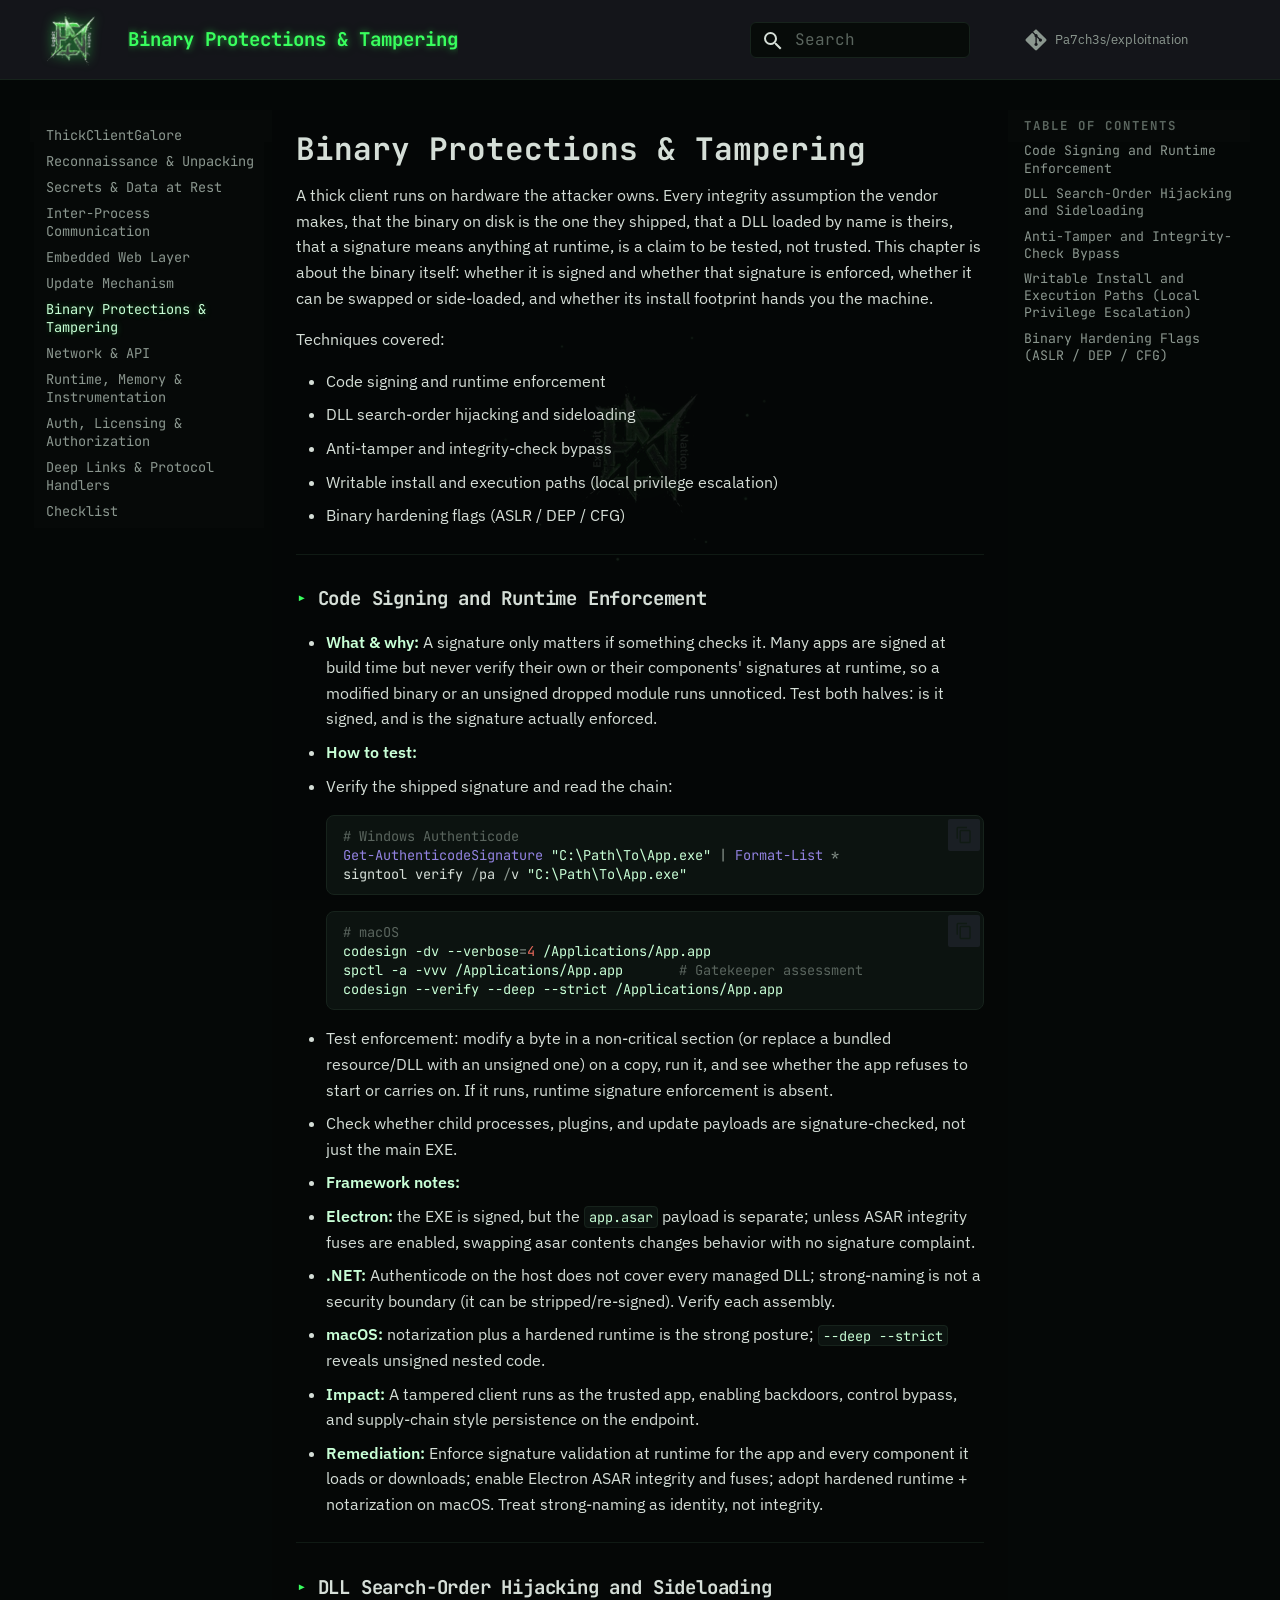
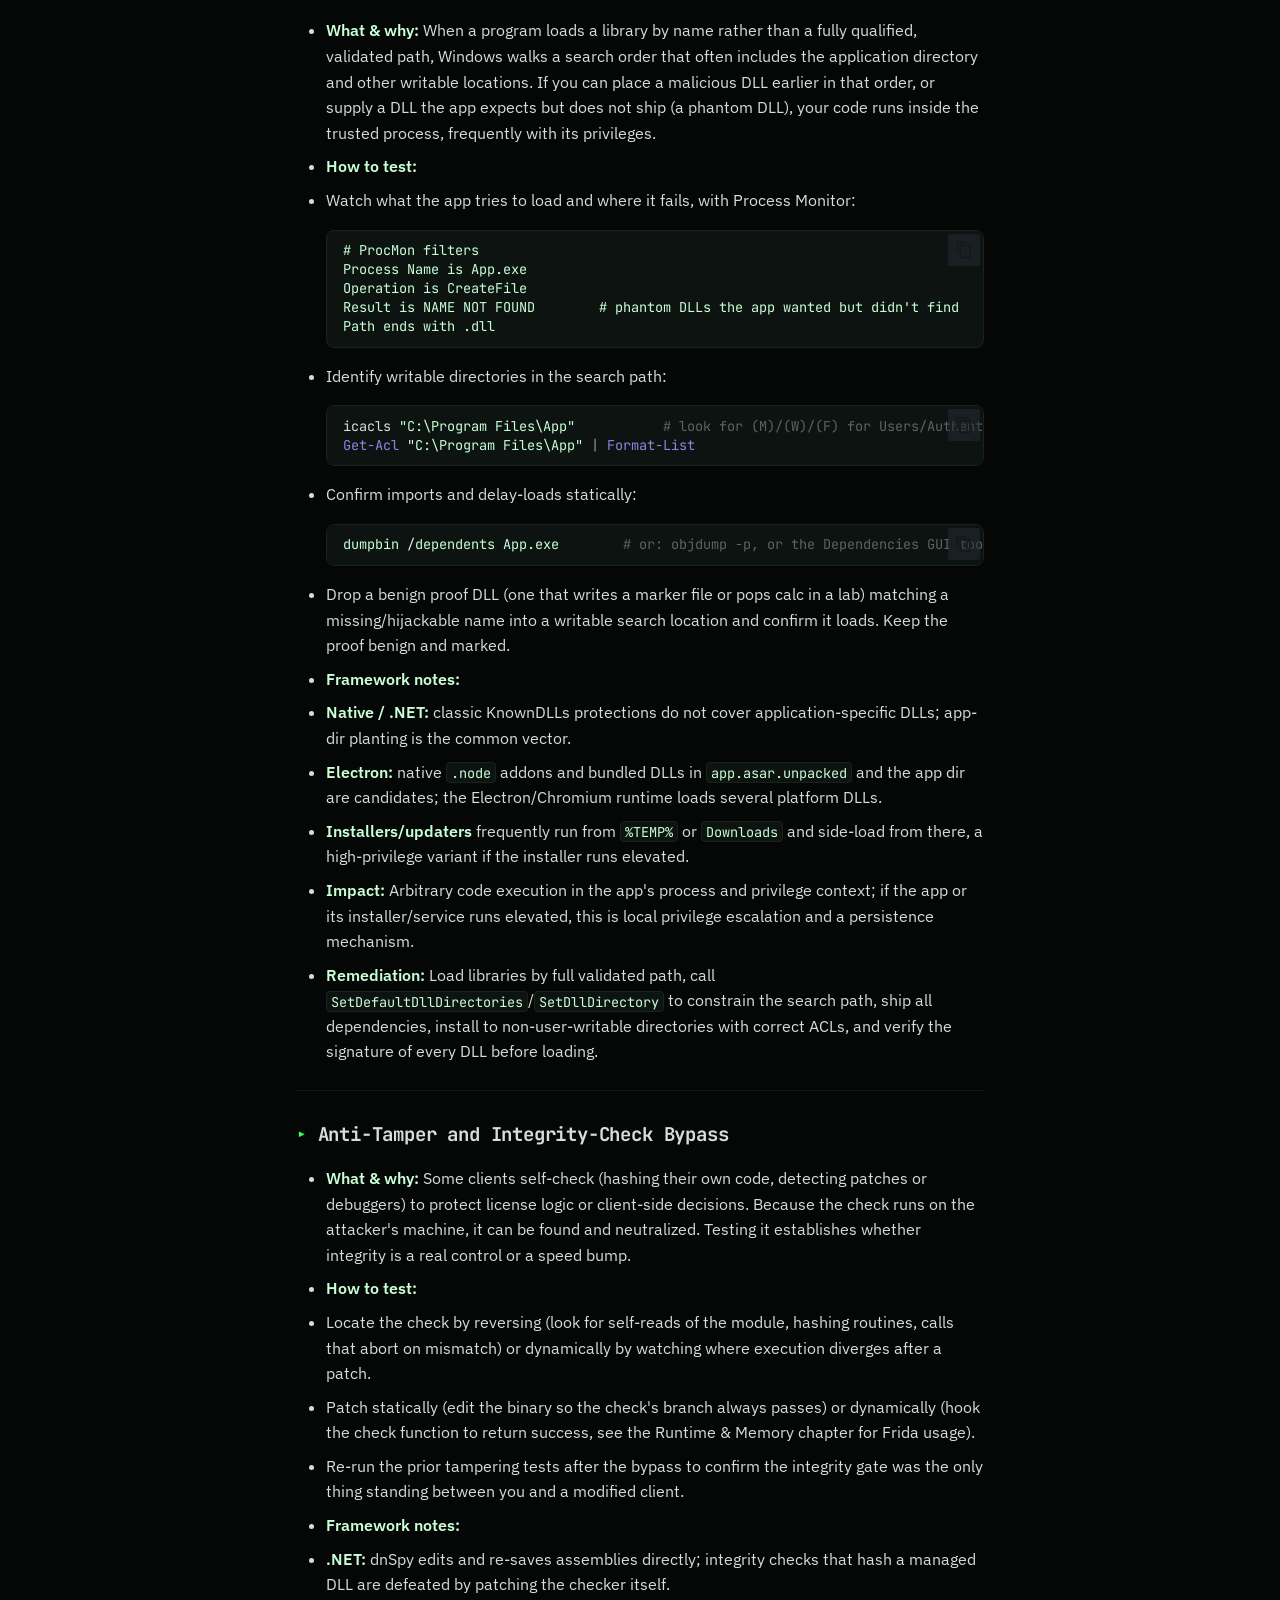
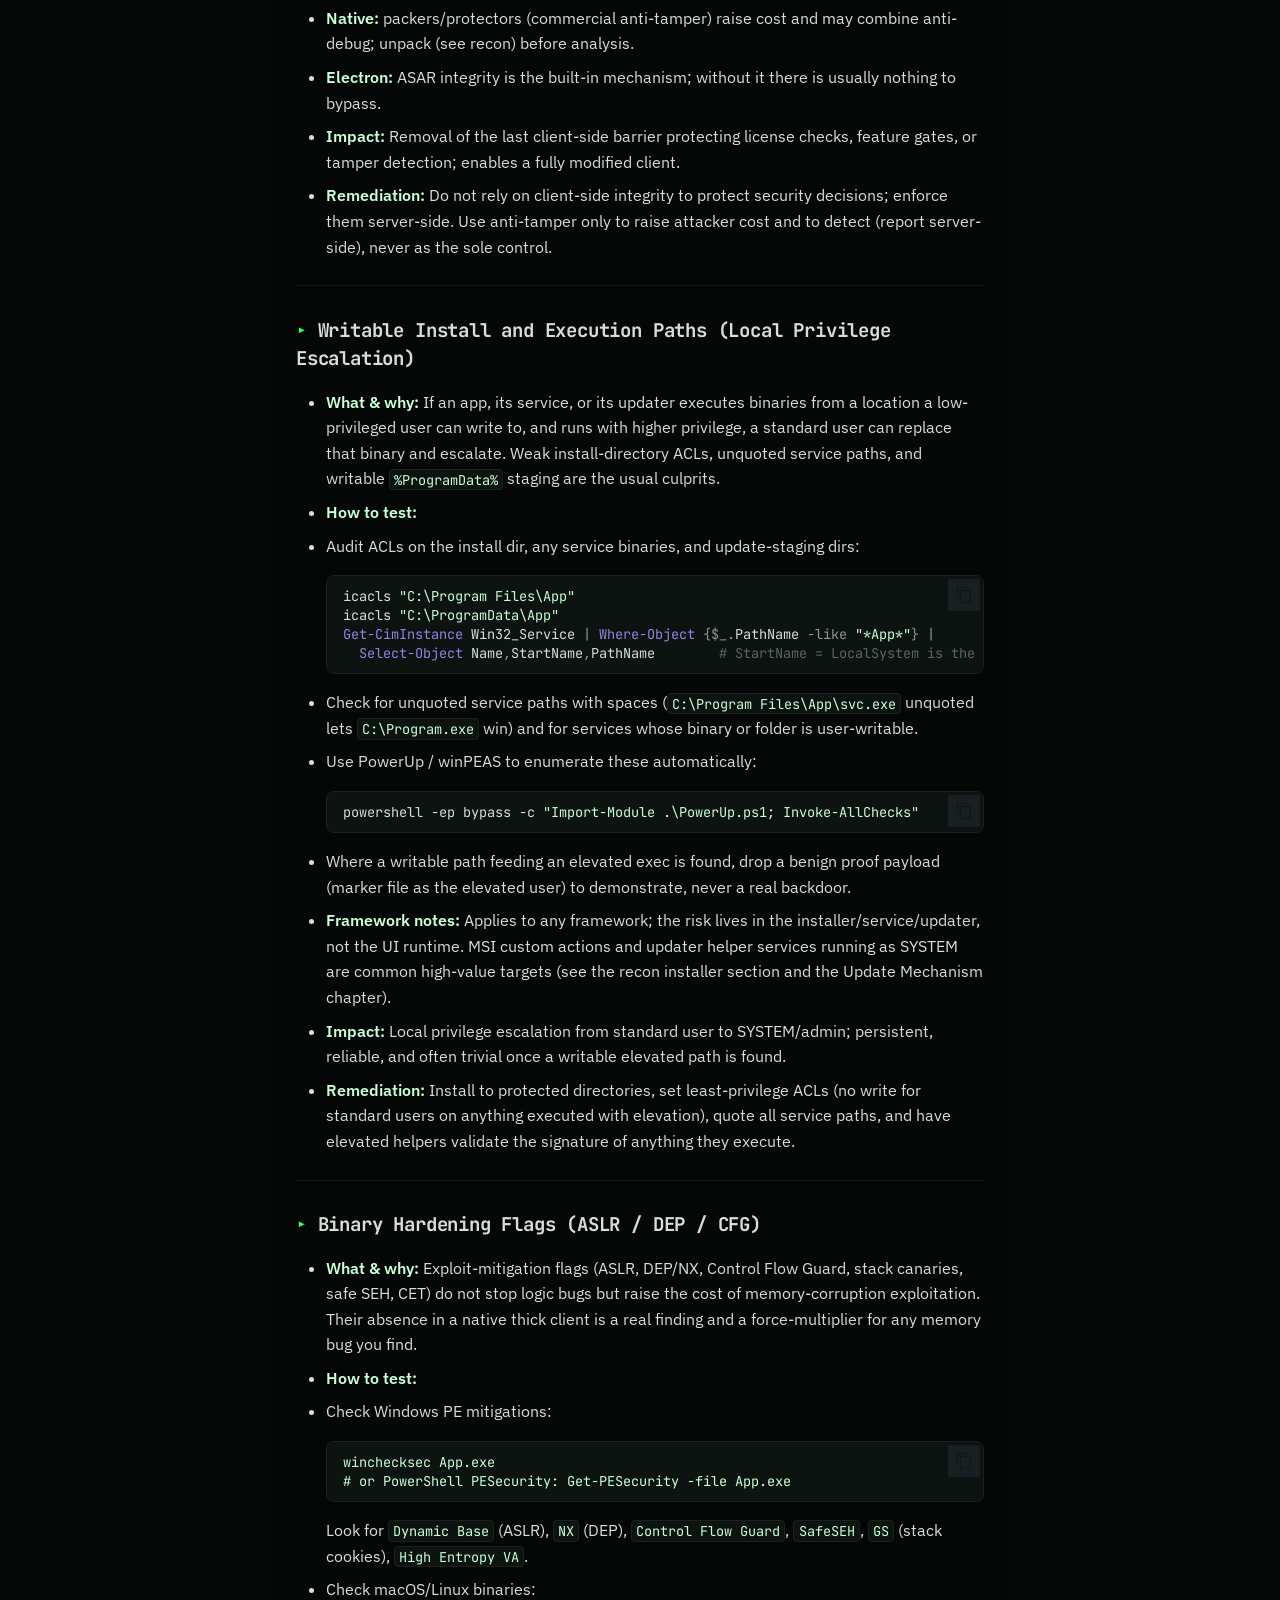
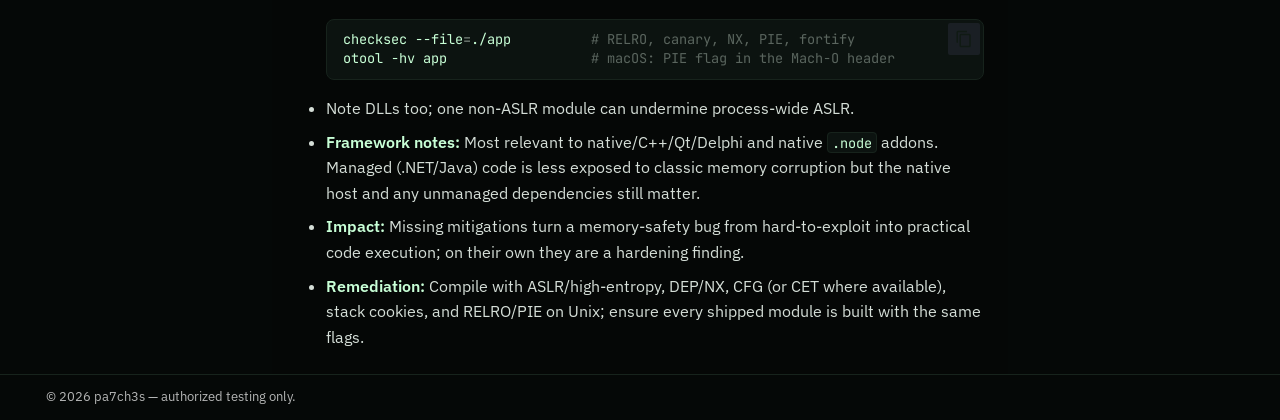
<file: binary-and-tampering/index.html>
<!doctype html>
<html lang="en" class="no-js">
  <head>
    
      <meta charset="utf-8">
      <meta name="viewport" content="width=device-width,initial-scale=1">
      
        <meta name="description" content="The modern Hack The Planet reference. Book 01, ThickClientGalore.">
      
      
      
        <link rel="canonical" href="https://pa7ch3s.github.io/exploitnation/binary-and-tampering/">
      
      
        <link rel="prev" href="../update-mechanism/">
      
      
        <link rel="next" href="../network-and-api/">
      
      
        
      
      
      <link rel="icon" href="../assets/favicon.png">
      <meta name="generator" content="mkdocs-1.6.1, mkdocs-material-9.7.7">
    
    
      
        <title>Binary Protections & Tampering - Exploit Nation</title>
      
    
    
      <link rel="stylesheet" href="../assets/stylesheets/main.ec1eaa64.min.css">
      
        
        <link rel="stylesheet" href="../assets/stylesheets/palette.ab4e12ef.min.css">
      
      


    
    
      
    
    
      
        
        
        <link rel="preconnect" href="https://fonts.gstatic.com" crossorigin>
        <link rel="stylesheet" href="https://fonts.googleapis.com/css?family=IBM+Plex+Sans:300,300i,400,400i,700,700i%7CJetBrains+Mono:400,400i,700,700i&display=fallback">
        <style>:root{--md-text-font:"IBM Plex Sans";--md-code-font:"JetBrains Mono"}</style>
      
    
    
      <link rel="stylesheet" href="../stylesheets/exploit-nation.css">
    
    <script>__md_scope=new URL("..",location),__md_hash=e=>[...e].reduce(((e,_)=>(e<<5)-e+_.charCodeAt(0)),0),__md_get=(e,_=localStorage,t=__md_scope)=>JSON.parse(_.getItem(t.pathname+"."+e)),__md_set=(e,_,t=localStorage,a=__md_scope)=>{try{t.setItem(a.pathname+"."+e,JSON.stringify(_))}catch(e){}}</script>
    
      

    
    

<meta property="og:type" content="website">
<meta property="og:site_name" content="Exploit Nation">
<meta property="og:title" content="Binary Protections & Tampering">
<meta property="og:description" content="The modern Hack The Planet reference. Book 01, ThickClientGalore.">
<meta property="og:url" content="https://pa7ch3s.github.io/exploitnation/binary-and-tampering/">
<meta property="og:image" content="https://pa7ch3s.github.io/exploitnation/assets/logo.png">
<meta property="og:image:width" content="805">
<meta property="og:image:height" content="891">
<meta name="twitter:card" content="summary_large_image">
<meta name="twitter:title" content="Binary Protections & Tampering">
<meta name="twitter:description" content="The modern Hack The Planet reference. Book 01, ThickClientGalore.">
<meta name="twitter:image" content="https://pa7ch3s.github.io/exploitnation/assets/logo.png">
<link rel="apple-touch-icon" href="https://pa7ch3s.github.io/exploitnation/assets/logo.png">

  </head>
  
  
    
    
    
    
    
    <body dir="ltr" data-md-color-scheme="slate" data-md-color-primary="black" data-md-color-accent="green">
  
    
    <input class="md-toggle" data-md-toggle="drawer" type="checkbox" id="__drawer" autocomplete="off">
    <input class="md-toggle" data-md-toggle="search" type="checkbox" id="__search" autocomplete="off">
    <label class="md-overlay" for="__drawer"></label>
    <div data-md-component="skip">
      
        
        <a href="#binary-protections-tampering" class="md-skip">
          Skip to content
        </a>
      
    </div>
    <div data-md-component="announce">
      
    </div>
    
    
      

  

<header class="md-header md-header--shadow" data-md-component="header">
  <nav class="md-header__inner md-grid" aria-label="Header">
    <a href=".." title="Exploit Nation" class="md-header__button md-logo" aria-label="Exploit Nation" data-md-component="logo">
      
  <img src="../assets/logo.png" alt="logo">

    </a>
    <label class="md-header__button md-icon" for="__drawer">
      
      <svg xmlns="http://www.w3.org/2000/svg" viewBox="0 0 24 24"><path d="M3 6h18v2H3zm0 5h18v2H3zm0 5h18v2H3z"/></svg>
    </label>
    <div class="md-header__title" data-md-component="header-title">
      <div class="md-header__ellipsis">
        <div class="md-header__topic">
          <span class="md-ellipsis">
            Exploit Nation
          </span>
        </div>
        <div class="md-header__topic" data-md-component="header-topic">
          <span class="md-ellipsis">
            
              Binary Protections & Tampering
            
          </span>
        </div>
      </div>
    </div>
    
      
    
    
    
    
      
      
        <label class="md-header__button md-icon" for="__search">
          
          <svg xmlns="http://www.w3.org/2000/svg" viewBox="0 0 24 24"><path d="M9.5 3A6.5 6.5 0 0 1 16 9.5c0 1.61-.59 3.09-1.56 4.23l.27.27h.79l5 5-1.5 1.5-5-5v-.79l-.27-.27A6.52 6.52 0 0 1 9.5 16 6.5 6.5 0 0 1 3 9.5 6.5 6.5 0 0 1 9.5 3m0 2C7 5 5 7 5 9.5S7 14 9.5 14 14 12 14 9.5 12 5 9.5 5"/></svg>
        </label>
        <div class="md-search" data-md-component="search" role="dialog">
  <label class="md-search__overlay" for="__search"></label>
  <div class="md-search__inner" role="search">
    <form class="md-search__form" name="search">
      <input type="text" class="md-search__input" name="query" aria-label="Search" placeholder="Search" autocapitalize="off" autocorrect="off" autocomplete="off" spellcheck="false" data-md-component="search-query" required>
      <label class="md-search__icon md-icon" for="__search">
        
        <svg xmlns="http://www.w3.org/2000/svg" viewBox="0 0 24 24"><path d="M9.5 3A6.5 6.5 0 0 1 16 9.5c0 1.61-.59 3.09-1.56 4.23l.27.27h.79l5 5-1.5 1.5-5-5v-.79l-.27-.27A6.52 6.52 0 0 1 9.5 16 6.5 6.5 0 0 1 3 9.5 6.5 6.5 0 0 1 9.5 3m0 2C7 5 5 7 5 9.5S7 14 9.5 14 14 12 14 9.5 12 5 9.5 5"/></svg>
        
        <svg xmlns="http://www.w3.org/2000/svg" viewBox="0 0 24 24"><path d="M20 11v2H8l5.5 5.5-1.42 1.42L4.16 12l7.92-7.92L13.5 5.5 8 11z"/></svg>
      </label>
      <nav class="md-search__options" aria-label="Search">
        
        <button type="reset" class="md-search__icon md-icon" title="Clear" aria-label="Clear" tabindex="-1">
          
          <svg xmlns="http://www.w3.org/2000/svg" viewBox="0 0 24 24"><path d="M19 6.41 17.59 5 12 10.59 6.41 5 5 6.41 10.59 12 5 17.59 6.41 19 12 13.41 17.59 19 19 17.59 13.41 12z"/></svg>
        </button>
      </nav>
      
        <div class="md-search__suggest" data-md-component="search-suggest"></div>
      
    </form>
    <div class="md-search__output">
      <div class="md-search__scrollwrap" tabindex="0" data-md-scrollfix>
        <div class="md-search-result" data-md-component="search-result">
          <div class="md-search-result__meta">
            Initializing search
          </div>
          <ol class="md-search-result__list" role="presentation"></ol>
        </div>
      </div>
    </div>
  </div>
</div>
      
    
    
      <div class="md-header__source">
        <a href="https://github.com/Pa7ch3s/exploitnation" title="Go to repository" class="md-source" data-md-component="source">
  <div class="md-source__icon md-icon">
    
    <svg xmlns="http://www.w3.org/2000/svg" viewBox="0 0 448 512"><!--! Font Awesome Free 7.1.0 by @fontawesome - https://fontawesome.com License - https://fontawesome.com/license/free (Icons: CC BY 4.0, Fonts: SIL OFL 1.1, Code: MIT License) Copyright 2025 Fonticons, Inc.--><path d="M439.6 236.1 244 40.5c-5.4-5.5-12.8-8.5-20.4-8.5s-15 3-20.4 8.4L162.5 81l51.5 51.5c27.1-9.1 52.7 16.8 43.4 43.7l49.7 49.7c34.2-11.8 61.2 31 35.5 56.7-26.5 26.5-70.2-2.9-56-37.3L240.3 199v121.9c25.3 12.5 22.3 41.8 9.1 55-6.4 6.4-15.2 10.1-24.3 10.1s-17.8-3.6-24.3-10.1c-17.6-17.6-11.1-46.9 11.2-56v-123c-20.8-8.5-24.6-30.7-18.6-45L142.6 101 8.5 235.1C3 240.6 0 247.9 0 255.5s3 15 8.5 20.4l195.6 195.7c5.4 5.4 12.7 8.4 20.4 8.4s15-3 20.4-8.4l194.7-194.7c5.4-5.4 8.4-12.8 8.4-20.4s-3-15-8.4-20.4"/></svg>
  </div>
  <div class="md-source__repository">
    Pa7ch3s/exploitnation
  </div>
</a>
      </div>
    
  </nav>
  
</header>
    
    <div class="md-container" data-md-component="container">
      
      
        
          
        
      
      <main class="md-main" data-md-component="main">
        <div class="md-main__inner md-grid">
          
            
              
              <div class="md-sidebar md-sidebar--primary" data-md-component="sidebar" data-md-type="navigation" >
                <div class="md-sidebar__scrollwrap">
                  <div class="md-sidebar__inner">
                    



<nav class="md-nav md-nav--primary" aria-label="Navigation" data-md-level="0">
  <label class="md-nav__title" for="__drawer">
    <a href=".." title="Exploit Nation" class="md-nav__button md-logo" aria-label="Exploit Nation" data-md-component="logo">
      
  <img src="../assets/logo.png" alt="logo">

    </a>
    Exploit Nation
  </label>
  
    <div class="md-nav__source">
      <a href="https://github.com/Pa7ch3s/exploitnation" title="Go to repository" class="md-source" data-md-component="source">
  <div class="md-source__icon md-icon">
    
    <svg xmlns="http://www.w3.org/2000/svg" viewBox="0 0 448 512"><!--! Font Awesome Free 7.1.0 by @fontawesome - https://fontawesome.com License - https://fontawesome.com/license/free (Icons: CC BY 4.0, Fonts: SIL OFL 1.1, Code: MIT License) Copyright 2025 Fonticons, Inc.--><path d="M439.6 236.1 244 40.5c-5.4-5.5-12.8-8.5-20.4-8.5s-15 3-20.4 8.4L162.5 81l51.5 51.5c27.1-9.1 52.7 16.8 43.4 43.7l49.7 49.7c34.2-11.8 61.2 31 35.5 56.7-26.5 26.5-70.2-2.9-56-37.3L240.3 199v121.9c25.3 12.5 22.3 41.8 9.1 55-6.4 6.4-15.2 10.1-24.3 10.1s-17.8-3.6-24.3-10.1c-17.6-17.6-11.1-46.9 11.2-56v-123c-20.8-8.5-24.6-30.7-18.6-45L142.6 101 8.5 235.1C3 240.6 0 247.9 0 255.5s3 15 8.5 20.4l195.6 195.7c5.4 5.4 12.7 8.4 20.4 8.4s15-3 20.4-8.4l194.7-194.7c5.4-5.4 8.4-12.8 8.4-20.4s-3-15-8.4-20.4"/></svg>
  </div>
  <div class="md-source__repository">
    Pa7ch3s/exploitnation
  </div>
</a>
    </div>
  
  <ul class="md-nav__list" data-md-scrollfix>
    
      
      
  
  
  
  
    <li class="md-nav__item">
      <a href=".." class="md-nav__link">
        
  
  
  <span class="md-ellipsis">
    
  
    ThickClientGalore
  

    
  </span>
  
  

      </a>
    </li>
  

    
      
      
  
  
  
  
    <li class="md-nav__item">
      <a href="../recon-and-unpacking/" class="md-nav__link">
        
  
  
  <span class="md-ellipsis">
    
  
    Reconnaissance & Unpacking
  

    
  </span>
  
  

      </a>
    </li>
  

    
      
      
  
  
  
  
    <li class="md-nav__item">
      <a href="../secrets-at-rest/" class="md-nav__link">
        
  
  
  <span class="md-ellipsis">
    
  
    Secrets & Data at Rest
  

    
  </span>
  
  

      </a>
    </li>
  

    
      
      
  
  
  
  
    <li class="md-nav__item">
      <a href="../ipc/" class="md-nav__link">
        
  
  
  <span class="md-ellipsis">
    
  
    Inter-Process Communication
  

    
  </span>
  
  

      </a>
    </li>
  

    
      
      
  
  
  
  
    <li class="md-nav__item">
      <a href="../embedded-web-layer/" class="md-nav__link">
        
  
  
  <span class="md-ellipsis">
    
  
    Embedded Web Layer
  

    
  </span>
  
  

      </a>
    </li>
  

    
      
      
  
  
  
  
    <li class="md-nav__item">
      <a href="../update-mechanism/" class="md-nav__link">
        
  
  
  <span class="md-ellipsis">
    
  
    Update Mechanism
  

    
  </span>
  
  

      </a>
    </li>
  

    
      
      
  
  
    
  
  
  
    <li class="md-nav__item md-nav__item--active">
      
      <input class="md-nav__toggle md-toggle" type="checkbox" id="__toc">
      
      
        
      
      
        <label class="md-nav__link md-nav__link--active" for="__toc">
          
  
  
  <span class="md-ellipsis">
    
  
    Binary Protections & Tampering
  

    
  </span>
  
  

          <span class="md-nav__icon md-icon"></span>
        </label>
      
      <a href="./" class="md-nav__link md-nav__link--active">
        
  
  
  <span class="md-ellipsis">
    
  
    Binary Protections & Tampering
  

    
  </span>
  
  

      </a>
      
        

<nav class="md-nav md-nav--secondary" aria-label="Table of contents">
  
  
  
    
  
  
    <label class="md-nav__title" for="__toc">
      <span class="md-nav__icon md-icon"></span>
      Table of contents
    </label>
    <ul class="md-nav__list" data-md-component="toc" data-md-scrollfix>
      
        <li class="md-nav__item">
  <a href="#code-signing-and-runtime-enforcement" class="md-nav__link">
    <span class="md-ellipsis">
      
        Code Signing and Runtime Enforcement
      
    </span>
  </a>
  
</li>
      
        <li class="md-nav__item">
  <a href="#dll-search-order-hijacking-and-sideloading" class="md-nav__link">
    <span class="md-ellipsis">
      
        DLL Search-Order Hijacking and Sideloading
      
    </span>
  </a>
  
</li>
      
        <li class="md-nav__item">
  <a href="#anti-tamper-and-integrity-check-bypass" class="md-nav__link">
    <span class="md-ellipsis">
      
        Anti-Tamper and Integrity-Check Bypass
      
    </span>
  </a>
  
</li>
      
        <li class="md-nav__item">
  <a href="#writable-install-and-execution-paths-local-privilege-escalation" class="md-nav__link">
    <span class="md-ellipsis">
      
        Writable Install and Execution Paths (Local Privilege Escalation)
      
    </span>
  </a>
  
</li>
      
        <li class="md-nav__item">
  <a href="#binary-hardening-flags-aslr-dep-cfg" class="md-nav__link">
    <span class="md-ellipsis">
      
        Binary Hardening Flags (ASLR / DEP / CFG)
      
    </span>
  </a>
  
</li>
      
    </ul>
  
</nav>
      
    </li>
  

    
      
      
  
  
  
  
    <li class="md-nav__item">
      <a href="../network-and-api/" class="md-nav__link">
        
  
  
  <span class="md-ellipsis">
    
  
    Network & API
  

    
  </span>
  
  

      </a>
    </li>
  

    
      
      
  
  
  
  
    <li class="md-nav__item">
      <a href="../runtime-and-memory/" class="md-nav__link">
        
  
  
  <span class="md-ellipsis">
    
  
    Runtime, Memory & Instrumentation
  

    
  </span>
  
  

      </a>
    </li>
  

    
      
      
  
  
  
  
    <li class="md-nav__item">
      <a href="../auth-licensing-authz/" class="md-nav__link">
        
  
  
  <span class="md-ellipsis">
    
  
    Auth, Licensing & Authorization
  

    
  </span>
  
  

      </a>
    </li>
  

    
      
      
  
  
  
  
    <li class="md-nav__item">
      <a href="../deep-links-and-protocol-handlers/" class="md-nav__link">
        
  
  
  <span class="md-ellipsis">
    
  
    Deep Links & Protocol Handlers
  

    
  </span>
  
  

      </a>
    </li>
  

    
      
      
  
  
  
  
    <li class="md-nav__item">
      <a href="../CHECKLIST/" class="md-nav__link">
        
  
  
  <span class="md-ellipsis">
    
  
    Checklist
  

    
  </span>
  
  

      </a>
    </li>
  

    
  </ul>
</nav>
                  </div>
                </div>
              </div>
            
            
              
              <div class="md-sidebar md-sidebar--secondary" data-md-component="sidebar" data-md-type="toc" >
                <div class="md-sidebar__scrollwrap">
                  <div class="md-sidebar__inner">
                    

<nav class="md-nav md-nav--secondary" aria-label="Table of contents">
  
  
  
    
  
  
    <label class="md-nav__title" for="__toc">
      <span class="md-nav__icon md-icon"></span>
      Table of contents
    </label>
    <ul class="md-nav__list" data-md-component="toc" data-md-scrollfix>
      
        <li class="md-nav__item">
  <a href="#code-signing-and-runtime-enforcement" class="md-nav__link">
    <span class="md-ellipsis">
      
        Code Signing and Runtime Enforcement
      
    </span>
  </a>
  
</li>
      
        <li class="md-nav__item">
  <a href="#dll-search-order-hijacking-and-sideloading" class="md-nav__link">
    <span class="md-ellipsis">
      
        DLL Search-Order Hijacking and Sideloading
      
    </span>
  </a>
  
</li>
      
        <li class="md-nav__item">
  <a href="#anti-tamper-and-integrity-check-bypass" class="md-nav__link">
    <span class="md-ellipsis">
      
        Anti-Tamper and Integrity-Check Bypass
      
    </span>
  </a>
  
</li>
      
        <li class="md-nav__item">
  <a href="#writable-install-and-execution-paths-local-privilege-escalation" class="md-nav__link">
    <span class="md-ellipsis">
      
        Writable Install and Execution Paths (Local Privilege Escalation)
      
    </span>
  </a>
  
</li>
      
        <li class="md-nav__item">
  <a href="#binary-hardening-flags-aslr-dep-cfg" class="md-nav__link">
    <span class="md-ellipsis">
      
        Binary Hardening Flags (ASLR / DEP / CFG)
      
    </span>
  </a>
  
</li>
      
    </ul>
  
</nav>
                  </div>
                </div>
              </div>
            
          
          
            <div class="md-content" data-md-component="content">
              
              <article class="md-content__inner md-typeset">
                
                  


  
  


<h1 id="binary-protections-tampering">Binary Protections &amp; Tampering<a class="headerlink" href="#binary-protections-tampering" title="Permanent link">&para;</a></h1>
<p>A thick client runs on hardware the attacker owns. Every integrity assumption the vendor makes, that the binary on disk is the one they shipped, that a DLL loaded by name is theirs, that a signature means anything at runtime, is a claim to be tested, not trusted. This chapter is about the binary itself: whether it is signed and whether that signature is enforced, whether it can be swapped or side-loaded, and whether its install footprint hands you the machine.</p>
<p>Techniques covered:</p>
<ul>
<li>Code signing and runtime enforcement</li>
<li>DLL search-order hijacking and sideloading</li>
<li>Anti-tamper and integrity-check bypass</li>
<li>Writable install and execution paths (local privilege escalation)</li>
<li>Binary hardening flags (ASLR / DEP / CFG)</li>
</ul>
<hr />
<h3 id="code-signing-and-runtime-enforcement">Code Signing and Runtime Enforcement<a class="headerlink" href="#code-signing-and-runtime-enforcement" title="Permanent link">&para;</a></h3>
<ul>
<li><strong>What &amp; why:</strong> A signature only matters if something checks it. Many apps are signed at build time but never verify their own or their components' signatures at runtime, so a modified binary or an unsigned dropped module runs unnoticed. Test both halves: is it signed, and is the signature actually enforced.</li>
<li><strong>How to test:</strong></li>
<li>Verify the shipped signature and read the chain:
    <div class="highlight"><pre><span></span><code><a id="__codelineno-0-1" name="__codelineno-0-1" href="#__codelineno-0-1"></a><span class="c"># Windows Authenticode</span>
<a id="__codelineno-0-2" name="__codelineno-0-2" href="#__codelineno-0-2"></a><span class="nb">Get-AuthenticodeSignature</span> <span class="s2">"C:\Path\To\App.exe"</span> <span class="p">|</span> <span class="nb">Format-List</span> <span class="p">*</span>
<a id="__codelineno-0-3" name="__codelineno-0-3" href="#__codelineno-0-3"></a><span class="n">signtool</span> <span class="n">verify</span> <span class="p">/</span><span class="n">pa</span> <span class="p">/</span><span class="n">v</span> <span class="s2">"C:\Path\To\App.exe"</span>
</code></pre></div>
    <div class="highlight"><pre><span></span><code><a id="__codelineno-1-1" name="__codelineno-1-1" href="#__codelineno-1-1"></a><span class="c1"># macOS</span>
<a id="__codelineno-1-2" name="__codelineno-1-2" href="#__codelineno-1-2"></a>codesign<span class="w"> </span>-dv<span class="w"> </span>--verbose<span class="o">=</span><span class="m">4</span><span class="w"> </span>/Applications/App.app
<a id="__codelineno-1-3" name="__codelineno-1-3" href="#__codelineno-1-3"></a>spctl<span class="w"> </span>-a<span class="w"> </span>-vvv<span class="w"> </span>/Applications/App.app<span class="w">       </span><span class="c1"># Gatekeeper assessment</span>
<a id="__codelineno-1-4" name="__codelineno-1-4" href="#__codelineno-1-4"></a>codesign<span class="w"> </span>--verify<span class="w"> </span>--deep<span class="w"> </span>--strict<span class="w"> </span>/Applications/App.app
</code></pre></div></li>
<li>Test enforcement: modify a byte in a non-critical section (or replace a bundled resource/DLL with an unsigned one) on a copy, run it, and see whether the app refuses to start or carries on. If it runs, runtime signature enforcement is absent.</li>
<li>Check whether child processes, plugins, and update payloads are signature-checked, not just the main EXE.</li>
<li><strong>Framework notes:</strong></li>
<li><strong>Electron:</strong> the EXE is signed, but the <code>app.asar</code> payload is separate; unless ASAR integrity fuses are enabled, swapping asar contents changes behavior with no signature complaint.</li>
<li><strong>.NET:</strong> Authenticode on the host does not cover every managed DLL; strong-naming is not a security boundary (it can be stripped/re-signed). Verify each assembly.</li>
<li><strong>macOS:</strong> notarization plus a hardened runtime is the strong posture; <code>--deep --strict</code> reveals unsigned nested code.</li>
<li><strong>Impact:</strong> A tampered client runs as the trusted app, enabling backdoors, control bypass, and supply-chain style persistence on the endpoint.</li>
<li><strong>Remediation:</strong> Enforce signature validation at runtime for the app and every component it loads or downloads; enable Electron ASAR integrity and fuses; adopt hardened runtime + notarization on macOS. Treat strong-naming as identity, not integrity.</li>
</ul>
<hr />
<h3 id="dll-search-order-hijacking-and-sideloading">DLL Search-Order Hijacking and Sideloading<a class="headerlink" href="#dll-search-order-hijacking-and-sideloading" title="Permanent link">&para;</a></h3>
<ul>
<li><strong>What &amp; why:</strong> When a program loads a library by name rather than a fully qualified, validated path, Windows walks a search order that often includes the application directory and other writable locations. If you can place a malicious DLL earlier in that order, or supply a DLL the app expects but does not ship (a phantom DLL), your code runs inside the trusted process, frequently with its privileges.</li>
<li><strong>How to test:</strong></li>
<li>Watch what the app tries to load and where it fails, with Process Monitor:
    <div class="highlight"><pre><span></span><code><a id="__codelineno-2-1" name="__codelineno-2-1" href="#__codelineno-2-1"></a># ProcMon filters
<a id="__codelineno-2-2" name="__codelineno-2-2" href="#__codelineno-2-2"></a>Process Name is App.exe
<a id="__codelineno-2-3" name="__codelineno-2-3" href="#__codelineno-2-3"></a>Operation is CreateFile
<a id="__codelineno-2-4" name="__codelineno-2-4" href="#__codelineno-2-4"></a>Result is NAME NOT FOUND        # phantom DLLs the app wanted but didn't find
<a id="__codelineno-2-5" name="__codelineno-2-5" href="#__codelineno-2-5"></a>Path ends with .dll
</code></pre></div></li>
<li>Identify writable directories in the search path:
    <div class="highlight"><pre><span></span><code><a id="__codelineno-3-1" name="__codelineno-3-1" href="#__codelineno-3-1"></a><span class="n">icacls</span> <span class="s2">"C:\Program Files\App"</span>           <span class="c"># look for (M)/(W)/(F) for Users/Authenticated Users</span>
<a id="__codelineno-3-2" name="__codelineno-3-2" href="#__codelineno-3-2"></a><span class="nb">Get-Acl</span> <span class="s2">"C:\Program Files\App"</span> <span class="p">|</span> <span class="nb">Format-List</span>
</code></pre></div></li>
<li>Confirm imports and delay-loads statically:
    <div class="highlight"><pre><span></span><code><a id="__codelineno-4-1" name="__codelineno-4-1" href="#__codelineno-4-1"></a>dumpbin<span class="w"> </span>/dependents<span class="w"> </span>App.exe<span class="w">        </span><span class="c1"># or: objdump -p, or the Dependencies GUI tool</span>
</code></pre></div></li>
<li>Drop a benign proof DLL (one that writes a marker file or pops calc in a lab) matching a missing/hijackable name into a writable search location and confirm it loads. Keep the proof benign and marked.</li>
<li><strong>Framework notes:</strong></li>
<li><strong>Native / .NET:</strong> classic KnownDLLs protections do not cover application-specific DLLs; app-dir planting is the common vector.</li>
<li><strong>Electron:</strong> native <code>.node</code> addons and bundled DLLs in <code>app.asar.unpacked</code> and the app dir are candidates; the Electron/Chromium runtime loads several platform DLLs.</li>
<li><strong>Installers/updaters</strong> frequently run from <code>%TEMP%</code> or <code>Downloads</code> and side-load from there, a high-privilege variant if the installer runs elevated.</li>
<li><strong>Impact:</strong> Arbitrary code execution in the app's process and privilege context; if the app or its installer/service runs elevated, this is local privilege escalation and a persistence mechanism.</li>
<li><strong>Remediation:</strong> Load libraries by full validated path, call <code>SetDefaultDllDirectories</code>/<code>SetDllDirectory</code> to constrain the search path, ship all dependencies, install to non-user-writable directories with correct ACLs, and verify the signature of every DLL before loading.</li>
</ul>
<hr />
<h3 id="anti-tamper-and-integrity-check-bypass">Anti-Tamper and Integrity-Check Bypass<a class="headerlink" href="#anti-tamper-and-integrity-check-bypass" title="Permanent link">&para;</a></h3>
<ul>
<li><strong>What &amp; why:</strong> Some clients self-check (hashing their own code, detecting patches or debuggers) to protect license logic or client-side decisions. Because the check runs on the attacker's machine, it can be found and neutralized. Testing it establishes whether integrity is a real control or a speed bump.</li>
<li><strong>How to test:</strong></li>
<li>Locate the check by reversing (look for self-reads of the module, hashing routines, calls that abort on mismatch) or dynamically by watching where execution diverges after a patch.</li>
<li>Patch statically (edit the binary so the check's branch always passes) or dynamically (hook the check function to return success, see the Runtime &amp; Memory chapter for Frida usage).</li>
<li>Re-run the prior tampering tests after the bypass to confirm the integrity gate was the only thing standing between you and a modified client.</li>
<li><strong>Framework notes:</strong></li>
<li><strong>.NET:</strong> dnSpy edits and re-saves assemblies directly; integrity checks that hash a managed DLL are defeated by patching the checker itself.</li>
<li><strong>Native:</strong> packers/protectors (commercial anti-tamper) raise cost and may combine anti-debug; unpack (see recon) before analysis.</li>
<li><strong>Electron:</strong> ASAR integrity is the built-in mechanism; without it there is usually nothing to bypass.</li>
<li><strong>Impact:</strong> Removal of the last client-side barrier protecting license checks, feature gates, or tamper detection; enables a fully modified client.</li>
<li><strong>Remediation:</strong> Do not rely on client-side integrity to protect security decisions; enforce them server-side. Use anti-tamper only to raise attacker cost and to detect (report server-side), never as the sole control.</li>
</ul>
<hr />
<h3 id="writable-install-and-execution-paths-local-privilege-escalation">Writable Install and Execution Paths (Local Privilege Escalation)<a class="headerlink" href="#writable-install-and-execution-paths-local-privilege-escalation" title="Permanent link">&para;</a></h3>
<ul>
<li><strong>What &amp; why:</strong> If an app, its service, or its updater executes binaries from a location a low-privileged user can write to, and runs with higher privilege, a standard user can replace that binary and escalate. Weak install-directory ACLs, unquoted service paths, and writable <code>%ProgramData%</code> staging are the usual culprits.</li>
<li><strong>How to test:</strong></li>
<li>Audit ACLs on the install dir, any service binaries, and update-staging dirs:
    <div class="highlight"><pre><span></span><code><a id="__codelineno-5-1" name="__codelineno-5-1" href="#__codelineno-5-1"></a><span class="n">icacls</span> <span class="s2">"C:\Program Files\App"</span>
<a id="__codelineno-5-2" name="__codelineno-5-2" href="#__codelineno-5-2"></a><span class="n">icacls</span> <span class="s2">"C:\ProgramData\App"</span>
<a id="__codelineno-5-3" name="__codelineno-5-3" href="#__codelineno-5-3"></a><span class="nb">Get-CimInstance</span> <span class="n">Win32_Service</span> <span class="p">|</span> <span class="nb">Where-Object</span> <span class="p">{</span><span class="nv">$_</span><span class="p">.</span><span class="n">PathName</span> <span class="o">-like</span> <span class="s2">"*App*"</span><span class="p">}</span> <span class="p">|</span>
<a id="__codelineno-5-4" name="__codelineno-5-4" href="#__codelineno-5-4"></a>  <span class="nb">Select-Object</span> <span class="n">Name</span><span class="p">,</span><span class="n">StartName</span><span class="p">,</span><span class="n">PathName</span>        <span class="c"># StartName = LocalSystem is the prize</span>
</code></pre></div></li>
<li>Check for unquoted service paths with spaces (<code>C:\Program Files\App\svc.exe</code> unquoted lets <code>C:\Program.exe</code> win) and for services whose binary or folder is user-writable.</li>
<li>Use PowerUp / winPEAS to enumerate these automatically:
    <div class="highlight"><pre><span></span><code><a id="__codelineno-6-1" name="__codelineno-6-1" href="#__codelineno-6-1"></a><span class="n">powershell</span> <span class="n">-ep</span> <span class="n">bypass</span> <span class="n">-c</span> <span class="s2">"Import-Module .\PowerUp.ps1; Invoke-AllChecks"</span>
</code></pre></div></li>
<li>Where a writable path feeding an elevated exec is found, drop a benign proof payload (marker file as the elevated user) to demonstrate, never a real backdoor.</li>
<li><strong>Framework notes:</strong> Applies to any framework; the risk lives in the installer/service/updater, not the UI runtime. MSI custom actions and updater helper services running as SYSTEM are common high-value targets (see the recon installer section and the Update Mechanism chapter).</li>
<li><strong>Impact:</strong> Local privilege escalation from standard user to SYSTEM/admin; persistent, reliable, and often trivial once a writable elevated path is found.</li>
<li><strong>Remediation:</strong> Install to protected directories, set least-privilege ACLs (no write for standard users on anything executed with elevation), quote all service paths, and have elevated helpers validate the signature of anything they execute.</li>
</ul>
<hr />
<h3 id="binary-hardening-flags-aslr-dep-cfg">Binary Hardening Flags (ASLR / DEP / CFG)<a class="headerlink" href="#binary-hardening-flags-aslr-dep-cfg" title="Permanent link">&para;</a></h3>
<ul>
<li><strong>What &amp; why:</strong> Exploit-mitigation flags (ASLR, DEP/NX, Control Flow Guard, stack canaries, safe SEH, CET) do not stop logic bugs but raise the cost of memory-corruption exploitation. Their absence in a native thick client is a real finding and a force-multiplier for any memory bug you find.</li>
<li><strong>How to test:</strong></li>
<li>Check Windows PE mitigations:
    <div class="highlight"><pre><span></span><code><a id="__codelineno-7-1" name="__codelineno-7-1" href="#__codelineno-7-1"></a>winchecksec App.exe
<a id="__codelineno-7-2" name="__codelineno-7-2" href="#__codelineno-7-2"></a># or PowerShell PESecurity: Get-PESecurity -file App.exe
</code></pre></div>
    Look for <code>Dynamic Base</code> (ASLR), <code>NX</code> (DEP), <code>Control Flow Guard</code>, <code>SafeSEH</code>, <code>GS</code> (stack cookies), <code>High Entropy VA</code>.</li>
<li>Check macOS/Linux binaries:
    <div class="highlight"><pre><span></span><code><a id="__codelineno-8-1" name="__codelineno-8-1" href="#__codelineno-8-1"></a>checksec<span class="w"> </span>--file<span class="o">=</span>./app<span class="w">          </span><span class="c1"># RELRO, canary, NX, PIE, fortify</span>
<a id="__codelineno-8-2" name="__codelineno-8-2" href="#__codelineno-8-2"></a>otool<span class="w"> </span>-hv<span class="w"> </span>app<span class="w">                  </span><span class="c1"># macOS: PIE flag in the Mach-O header</span>
</code></pre></div></li>
<li>Note DLLs too; one non-ASLR module can undermine process-wide ASLR.</li>
<li><strong>Framework notes:</strong> Most relevant to native/C++/Qt/Delphi and native <code>.node</code> addons. Managed (.NET/Java) code is less exposed to classic memory corruption but the native host and any unmanaged dependencies still matter.</li>
<li><strong>Impact:</strong> Missing mitigations turn a memory-safety bug from hard-to-exploit into practical code execution; on their own they are a hardening finding.</li>
<li><strong>Remediation:</strong> Compile with ASLR/high-entropy, DEP/NX, CFG (or CET where available), stack cookies, and RELRO/PIE on Unix; ensure every shipped module is built with the same flags.</li>
</ul>












                
              </article>
            </div>
          
          
<script>var target=document.getElementById(location.hash.slice(1));target&&target.name&&(target.checked=target.name.startsWith("__tabbed_"))</script>
        </div>
        
          <button type="button" class="md-top md-icon" data-md-component="top" hidden>
  
  <svg xmlns="http://www.w3.org/2000/svg" viewBox="0 0 24 24"><path d="M13 20h-2V8l-5.5 5.5-1.42-1.42L12 4.16l7.92 7.92-1.42 1.42L13 8z"/></svg>
  Back to top
</button>
        
      </main>
      
        <footer class="md-footer">
  
  <div class="md-footer-meta md-typeset">
    <div class="md-footer-meta__inner md-grid">
      <div class="md-copyright">
  
    <div class="md-copyright__highlight">
      © 2026 pa7ch3s — authorized testing only.
    </div>
  
  
</div>
      
    </div>
  </div>
</footer>
      
    </div>
    <div class="md-dialog" data-md-component="dialog">
      <div class="md-dialog__inner md-typeset"></div>
    </div>
    
    
    
      
      
      <script id="__config" type="application/json">{"annotate": null, "base": "..", "features": ["navigation.instant", "navigation.top", "navigation.tracking", "navigation.sections", "search.suggest", "search.highlight", "content.code.copy", "toc.follow"], "search": "../assets/javascripts/workers/search.2c215733.min.js", "tags": null, "translations": {"clipboard.copied": "Copied to clipboard", "clipboard.copy": "Copy to clipboard", "search.result.more.one": "1 more on this page", "search.result.more.other": "# more on this page", "search.result.none": "No matching documents", "search.result.one": "1 matching document", "search.result.other": "# matching documents", "search.result.placeholder": "Type to start searching", "search.result.term.missing": "Missing", "select.version": "Select version"}, "version": null}</script>
    
    
      <script src="../assets/javascripts/bundle.d7400e89.min.js"></script>
      
        <script src="../js/matrix.js"></script>
      
        <script src="../js/hero-bg.js"></script>
      
        <script src="../js/search-cap.js"></script>
      
    
  </body>
</html>
</file>
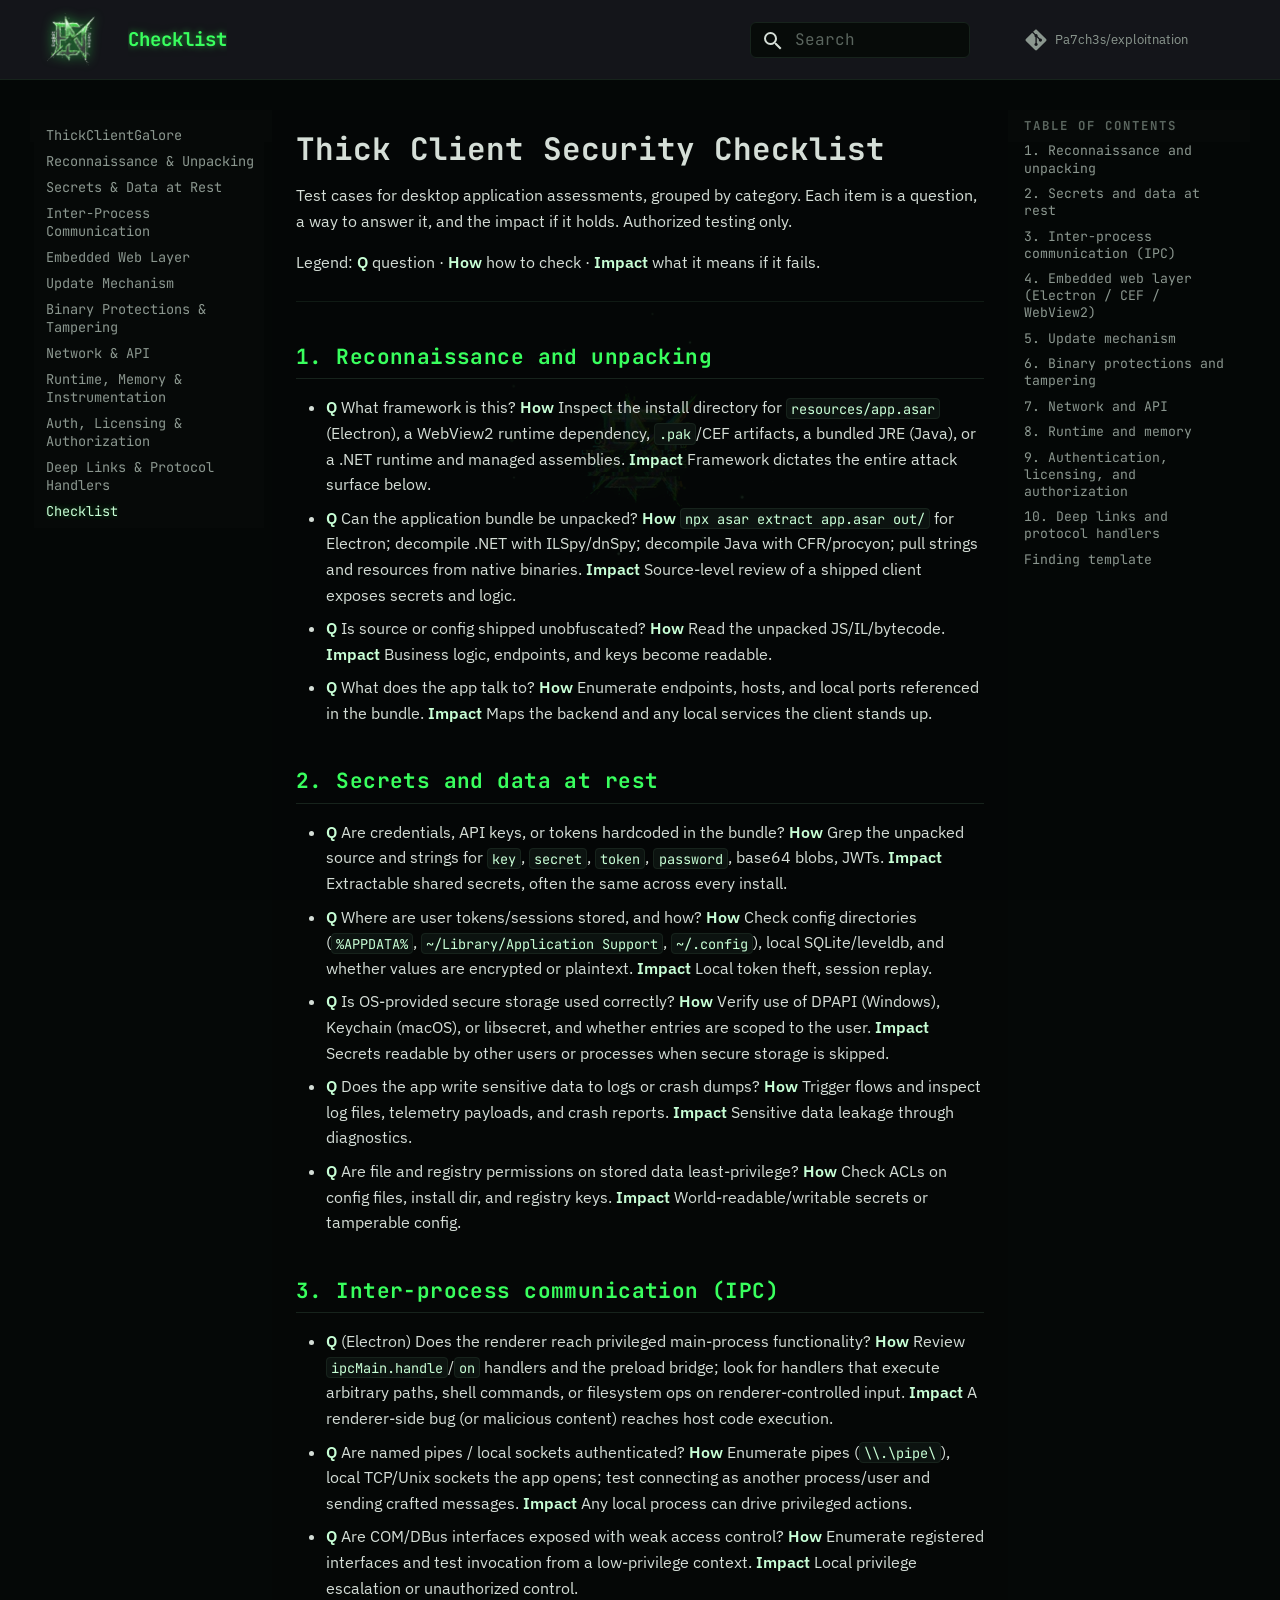
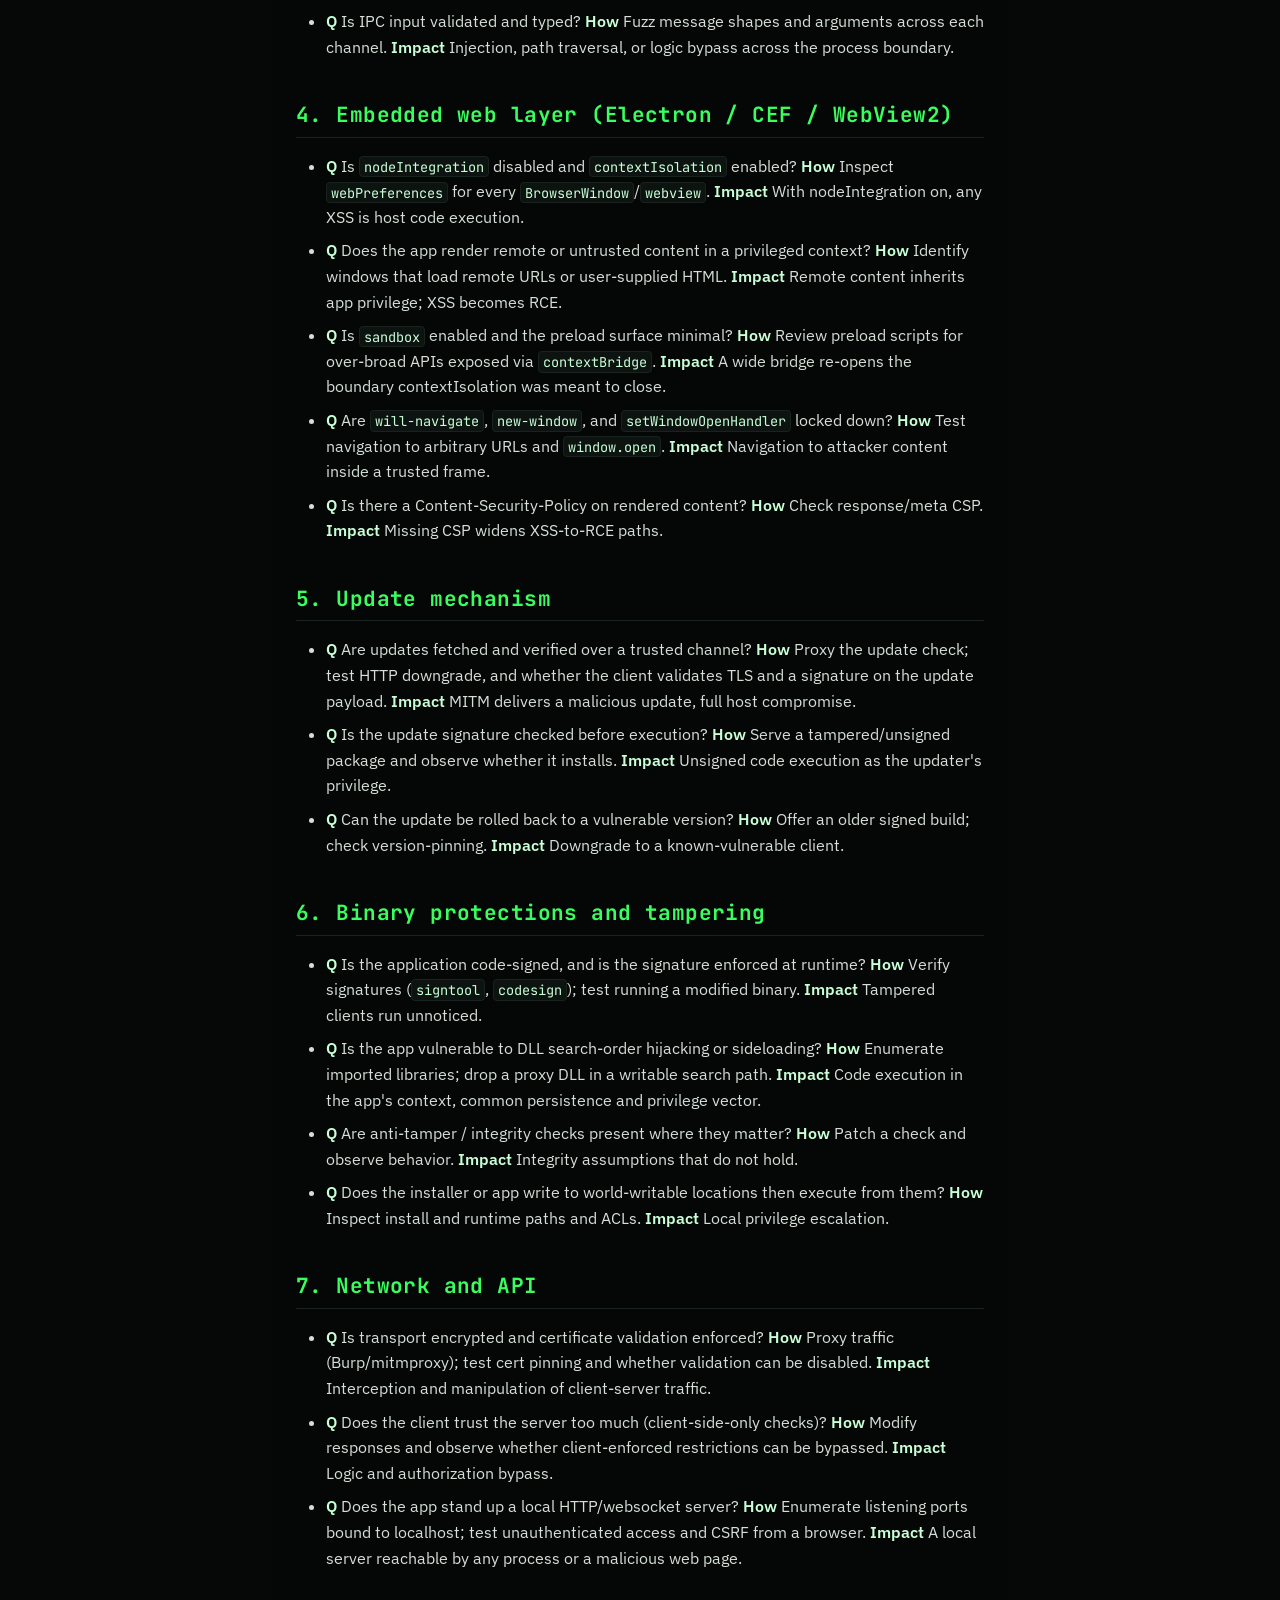
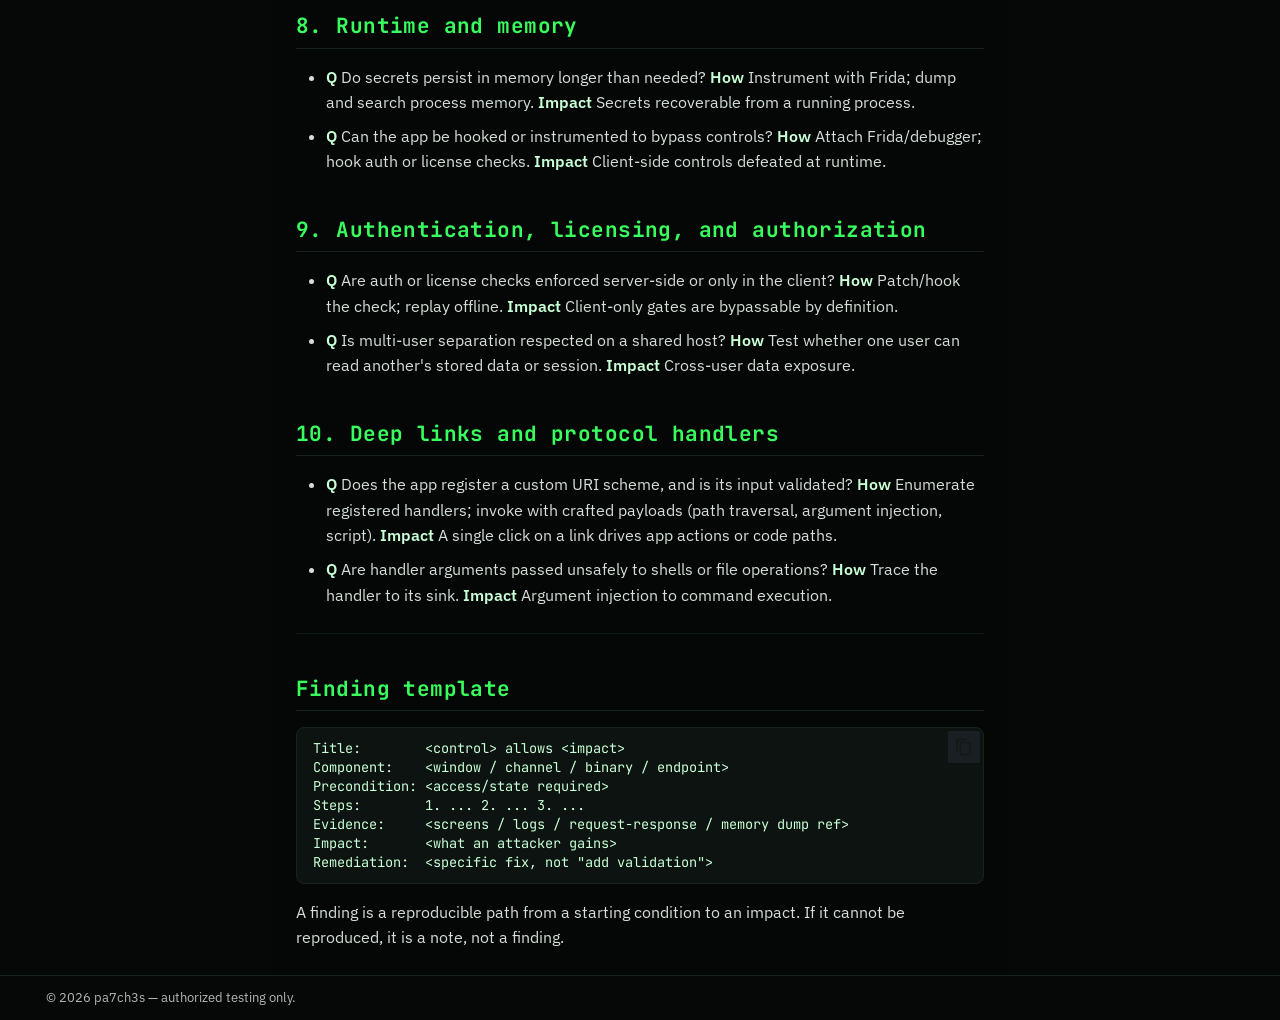
<file: CHECKLIST/index.html>
<!doctype html>
<html lang="en" class="no-js">
  <head>
    
      <meta charset="utf-8">
      <meta name="viewport" content="width=device-width,initial-scale=1">
      
        <meta name="description" content="The modern Hack The Planet reference. Book 01, ThickClientGalore.">
      
      
      
        <link rel="canonical" href="https://pa7ch3s.github.io/exploitnation/CHECKLIST/">
      
      
        <link rel="prev" href="../deep-links-and-protocol-handlers/">
      
      
      
        
      
      
      <link rel="icon" href="../assets/favicon.png">
      <meta name="generator" content="mkdocs-1.6.1, mkdocs-material-9.7.7">
    
    
      
        <title>Checklist - Exploit Nation</title>
      
    
    
      <link rel="stylesheet" href="../assets/stylesheets/main.ec1eaa64.min.css">
      
        
        <link rel="stylesheet" href="../assets/stylesheets/palette.ab4e12ef.min.css">
      
      


    
    
      
    
    
      
        
        
        <link rel="preconnect" href="https://fonts.gstatic.com" crossorigin>
        <link rel="stylesheet" href="https://fonts.googleapis.com/css?family=IBM+Plex+Sans:300,300i,400,400i,700,700i%7CJetBrains+Mono:400,400i,700,700i&display=fallback">
        <style>:root{--md-text-font:"IBM Plex Sans";--md-code-font:"JetBrains Mono"}</style>
      
    
    
      <link rel="stylesheet" href="../stylesheets/exploit-nation.css">
    
    <script>__md_scope=new URL("..",location),__md_hash=e=>[...e].reduce(((e,_)=>(e<<5)-e+_.charCodeAt(0)),0),__md_get=(e,_=localStorage,t=__md_scope)=>JSON.parse(_.getItem(t.pathname+"."+e)),__md_set=(e,_,t=localStorage,a=__md_scope)=>{try{t.setItem(a.pathname+"."+e,JSON.stringify(_))}catch(e){}}</script>
    
      

    
    

<meta property="og:type" content="website">
<meta property="og:site_name" content="Exploit Nation">
<meta property="og:title" content="Checklist">
<meta property="og:description" content="The modern Hack The Planet reference. Book 01, ThickClientGalore.">
<meta property="og:url" content="https://pa7ch3s.github.io/exploitnation/CHECKLIST/">
<meta property="og:image" content="https://pa7ch3s.github.io/exploitnation/assets/logo.png">
<meta property="og:image:width" content="805">
<meta property="og:image:height" content="891">
<meta name="twitter:card" content="summary_large_image">
<meta name="twitter:title" content="Checklist">
<meta name="twitter:description" content="The modern Hack The Planet reference. Book 01, ThickClientGalore.">
<meta name="twitter:image" content="https://pa7ch3s.github.io/exploitnation/assets/logo.png">
<link rel="apple-touch-icon" href="https://pa7ch3s.github.io/exploitnation/assets/logo.png">

  </head>
  
  
    
    
    
    
    
    <body dir="ltr" data-md-color-scheme="slate" data-md-color-primary="black" data-md-color-accent="green">
  
    
    <input class="md-toggle" data-md-toggle="drawer" type="checkbox" id="__drawer" autocomplete="off">
    <input class="md-toggle" data-md-toggle="search" type="checkbox" id="__search" autocomplete="off">
    <label class="md-overlay" for="__drawer"></label>
    <div data-md-component="skip">
      
        
        <a href="#thick-client-security-checklist" class="md-skip">
          Skip to content
        </a>
      
    </div>
    <div data-md-component="announce">
      
    </div>
    
    
      

  

<header class="md-header md-header--shadow" data-md-component="header">
  <nav class="md-header__inner md-grid" aria-label="Header">
    <a href=".." title="Exploit Nation" class="md-header__button md-logo" aria-label="Exploit Nation" data-md-component="logo">
      
  <img src="../assets/logo.png" alt="logo">

    </a>
    <label class="md-header__button md-icon" for="__drawer">
      
      <svg xmlns="http://www.w3.org/2000/svg" viewBox="0 0 24 24"><path d="M3 6h18v2H3zm0 5h18v2H3zm0 5h18v2H3z"/></svg>
    </label>
    <div class="md-header__title" data-md-component="header-title">
      <div class="md-header__ellipsis">
        <div class="md-header__topic">
          <span class="md-ellipsis">
            Exploit Nation
          </span>
        </div>
        <div class="md-header__topic" data-md-component="header-topic">
          <span class="md-ellipsis">
            
              Checklist
            
          </span>
        </div>
      </div>
    </div>
    
      
    
    
    
    
      
      
        <label class="md-header__button md-icon" for="__search">
          
          <svg xmlns="http://www.w3.org/2000/svg" viewBox="0 0 24 24"><path d="M9.5 3A6.5 6.5 0 0 1 16 9.5c0 1.61-.59 3.09-1.56 4.23l.27.27h.79l5 5-1.5 1.5-5-5v-.79l-.27-.27A6.52 6.52 0 0 1 9.5 16 6.5 6.5 0 0 1 3 9.5 6.5 6.5 0 0 1 9.5 3m0 2C7 5 5 7 5 9.5S7 14 9.5 14 14 12 14 9.5 12 5 9.5 5"/></svg>
        </label>
        <div class="md-search" data-md-component="search" role="dialog">
  <label class="md-search__overlay" for="__search"></label>
  <div class="md-search__inner" role="search">
    <form class="md-search__form" name="search">
      <input type="text" class="md-search__input" name="query" aria-label="Search" placeholder="Search" autocapitalize="off" autocorrect="off" autocomplete="off" spellcheck="false" data-md-component="search-query" required>
      <label class="md-search__icon md-icon" for="__search">
        
        <svg xmlns="http://www.w3.org/2000/svg" viewBox="0 0 24 24"><path d="M9.5 3A6.5 6.5 0 0 1 16 9.5c0 1.61-.59 3.09-1.56 4.23l.27.27h.79l5 5-1.5 1.5-5-5v-.79l-.27-.27A6.52 6.52 0 0 1 9.5 16 6.5 6.5 0 0 1 3 9.5 6.5 6.5 0 0 1 9.5 3m0 2C7 5 5 7 5 9.5S7 14 9.5 14 14 12 14 9.5 12 5 9.5 5"/></svg>
        
        <svg xmlns="http://www.w3.org/2000/svg" viewBox="0 0 24 24"><path d="M20 11v2H8l5.5 5.5-1.42 1.42L4.16 12l7.92-7.92L13.5 5.5 8 11z"/></svg>
      </label>
      <nav class="md-search__options" aria-label="Search">
        
        <button type="reset" class="md-search__icon md-icon" title="Clear" aria-label="Clear" tabindex="-1">
          
          <svg xmlns="http://www.w3.org/2000/svg" viewBox="0 0 24 24"><path d="M19 6.41 17.59 5 12 10.59 6.41 5 5 6.41 10.59 12 5 17.59 6.41 19 12 13.41 17.59 19 19 17.59 13.41 12z"/></svg>
        </button>
      </nav>
      
        <div class="md-search__suggest" data-md-component="search-suggest"></div>
      
    </form>
    <div class="md-search__output">
      <div class="md-search__scrollwrap" tabindex="0" data-md-scrollfix>
        <div class="md-search-result" data-md-component="search-result">
          <div class="md-search-result__meta">
            Initializing search
          </div>
          <ol class="md-search-result__list" role="presentation"></ol>
        </div>
      </div>
    </div>
  </div>
</div>
      
    
    
      <div class="md-header__source">
        <a href="https://github.com/Pa7ch3s/exploitnation" title="Go to repository" class="md-source" data-md-component="source">
  <div class="md-source__icon md-icon">
    
    <svg xmlns="http://www.w3.org/2000/svg" viewBox="0 0 448 512"><!--! Font Awesome Free 7.1.0 by @fontawesome - https://fontawesome.com License - https://fontawesome.com/license/free (Icons: CC BY 4.0, Fonts: SIL OFL 1.1, Code: MIT License) Copyright 2025 Fonticons, Inc.--><path d="M439.6 236.1 244 40.5c-5.4-5.5-12.8-8.5-20.4-8.5s-15 3-20.4 8.4L162.5 81l51.5 51.5c27.1-9.1 52.7 16.8 43.4 43.7l49.7 49.7c34.2-11.8 61.2 31 35.5 56.7-26.5 26.5-70.2-2.9-56-37.3L240.3 199v121.9c25.3 12.5 22.3 41.8 9.1 55-6.4 6.4-15.2 10.1-24.3 10.1s-17.8-3.6-24.3-10.1c-17.6-17.6-11.1-46.9 11.2-56v-123c-20.8-8.5-24.6-30.7-18.6-45L142.6 101 8.5 235.1C3 240.6 0 247.9 0 255.5s3 15 8.5 20.4l195.6 195.7c5.4 5.4 12.7 8.4 20.4 8.4s15-3 20.4-8.4l194.7-194.7c5.4-5.4 8.4-12.8 8.4-20.4s-3-15-8.4-20.4"/></svg>
  </div>
  <div class="md-source__repository">
    Pa7ch3s/exploitnation
  </div>
</a>
      </div>
    
  </nav>
  
</header>
    
    <div class="md-container" data-md-component="container">
      
      
        
          
        
      
      <main class="md-main" data-md-component="main">
        <div class="md-main__inner md-grid">
          
            
              
              <div class="md-sidebar md-sidebar--primary" data-md-component="sidebar" data-md-type="navigation" >
                <div class="md-sidebar__scrollwrap">
                  <div class="md-sidebar__inner">
                    



<nav class="md-nav md-nav--primary" aria-label="Navigation" data-md-level="0">
  <label class="md-nav__title" for="__drawer">
    <a href=".." title="Exploit Nation" class="md-nav__button md-logo" aria-label="Exploit Nation" data-md-component="logo">
      
  <img src="../assets/logo.png" alt="logo">

    </a>
    Exploit Nation
  </label>
  
    <div class="md-nav__source">
      <a href="https://github.com/Pa7ch3s/exploitnation" title="Go to repository" class="md-source" data-md-component="source">
  <div class="md-source__icon md-icon">
    
    <svg xmlns="http://www.w3.org/2000/svg" viewBox="0 0 448 512"><!--! Font Awesome Free 7.1.0 by @fontawesome - https://fontawesome.com License - https://fontawesome.com/license/free (Icons: CC BY 4.0, Fonts: SIL OFL 1.1, Code: MIT License) Copyright 2025 Fonticons, Inc.--><path d="M439.6 236.1 244 40.5c-5.4-5.5-12.8-8.5-20.4-8.5s-15 3-20.4 8.4L162.5 81l51.5 51.5c27.1-9.1 52.7 16.8 43.4 43.7l49.7 49.7c34.2-11.8 61.2 31 35.5 56.7-26.5 26.5-70.2-2.9-56-37.3L240.3 199v121.9c25.3 12.5 22.3 41.8 9.1 55-6.4 6.4-15.2 10.1-24.3 10.1s-17.8-3.6-24.3-10.1c-17.6-17.6-11.1-46.9 11.2-56v-123c-20.8-8.5-24.6-30.7-18.6-45L142.6 101 8.5 235.1C3 240.6 0 247.9 0 255.5s3 15 8.5 20.4l195.6 195.7c5.4 5.4 12.7 8.4 20.4 8.4s15-3 20.4-8.4l194.7-194.7c5.4-5.4 8.4-12.8 8.4-20.4s-3-15-8.4-20.4"/></svg>
  </div>
  <div class="md-source__repository">
    Pa7ch3s/exploitnation
  </div>
</a>
    </div>
  
  <ul class="md-nav__list" data-md-scrollfix>
    
      
      
  
  
  
  
    <li class="md-nav__item">
      <a href=".." class="md-nav__link">
        
  
  
  <span class="md-ellipsis">
    
  
    ThickClientGalore
  

    
  </span>
  
  

      </a>
    </li>
  

    
      
      
  
  
  
  
    <li class="md-nav__item">
      <a href="../recon-and-unpacking/" class="md-nav__link">
        
  
  
  <span class="md-ellipsis">
    
  
    Reconnaissance & Unpacking
  

    
  </span>
  
  

      </a>
    </li>
  

    
      
      
  
  
  
  
    <li class="md-nav__item">
      <a href="../secrets-at-rest/" class="md-nav__link">
        
  
  
  <span class="md-ellipsis">
    
  
    Secrets & Data at Rest
  

    
  </span>
  
  

      </a>
    </li>
  

    
      
      
  
  
  
  
    <li class="md-nav__item">
      <a href="../ipc/" class="md-nav__link">
        
  
  
  <span class="md-ellipsis">
    
  
    Inter-Process Communication
  

    
  </span>
  
  

      </a>
    </li>
  

    
      
      
  
  
  
  
    <li class="md-nav__item">
      <a href="../embedded-web-layer/" class="md-nav__link">
        
  
  
  <span class="md-ellipsis">
    
  
    Embedded Web Layer
  

    
  </span>
  
  

      </a>
    </li>
  

    
      
      
  
  
  
  
    <li class="md-nav__item">
      <a href="../update-mechanism/" class="md-nav__link">
        
  
  
  <span class="md-ellipsis">
    
  
    Update Mechanism
  

    
  </span>
  
  

      </a>
    </li>
  

    
      
      
  
  
  
  
    <li class="md-nav__item">
      <a href="../binary-and-tampering/" class="md-nav__link">
        
  
  
  <span class="md-ellipsis">
    
  
    Binary Protections & Tampering
  

    
  </span>
  
  

      </a>
    </li>
  

    
      
      
  
  
  
  
    <li class="md-nav__item">
      <a href="../network-and-api/" class="md-nav__link">
        
  
  
  <span class="md-ellipsis">
    
  
    Network & API
  

    
  </span>
  
  

      </a>
    </li>
  

    
      
      
  
  
  
  
    <li class="md-nav__item">
      <a href="../runtime-and-memory/" class="md-nav__link">
        
  
  
  <span class="md-ellipsis">
    
  
    Runtime, Memory & Instrumentation
  

    
  </span>
  
  

      </a>
    </li>
  

    
      
      
  
  
  
  
    <li class="md-nav__item">
      <a href="../auth-licensing-authz/" class="md-nav__link">
        
  
  
  <span class="md-ellipsis">
    
  
    Auth, Licensing & Authorization
  

    
  </span>
  
  

      </a>
    </li>
  

    
      
      
  
  
  
  
    <li class="md-nav__item">
      <a href="../deep-links-and-protocol-handlers/" class="md-nav__link">
        
  
  
  <span class="md-ellipsis">
    
  
    Deep Links & Protocol Handlers
  

    
  </span>
  
  

      </a>
    </li>
  

    
      
      
  
  
    
  
  
  
    <li class="md-nav__item md-nav__item--active">
      
      <input class="md-nav__toggle md-toggle" type="checkbox" id="__toc">
      
      
        
      
      
        <label class="md-nav__link md-nav__link--active" for="__toc">
          
  
  
  <span class="md-ellipsis">
    
  
    Checklist
  

    
  </span>
  
  

          <span class="md-nav__icon md-icon"></span>
        </label>
      
      <a href="./" class="md-nav__link md-nav__link--active">
        
  
  
  <span class="md-ellipsis">
    
  
    Checklist
  

    
  </span>
  
  

      </a>
      
        

<nav class="md-nav md-nav--secondary" aria-label="Table of contents">
  
  
  
    
  
  
    <label class="md-nav__title" for="__toc">
      <span class="md-nav__icon md-icon"></span>
      Table of contents
    </label>
    <ul class="md-nav__list" data-md-component="toc" data-md-scrollfix>
      
        <li class="md-nav__item">
  <a href="#1-reconnaissance-and-unpacking" class="md-nav__link">
    <span class="md-ellipsis">
      
        1. Reconnaissance and unpacking
      
    </span>
  </a>
  
</li>
      
        <li class="md-nav__item">
  <a href="#2-secrets-and-data-at-rest" class="md-nav__link">
    <span class="md-ellipsis">
      
        2. Secrets and data at rest
      
    </span>
  </a>
  
</li>
      
        <li class="md-nav__item">
  <a href="#3-inter-process-communication-ipc" class="md-nav__link">
    <span class="md-ellipsis">
      
        3. Inter-process communication (IPC)
      
    </span>
  </a>
  
</li>
      
        <li class="md-nav__item">
  <a href="#4-embedded-web-layer-electron-cef-webview2" class="md-nav__link">
    <span class="md-ellipsis">
      
        4. Embedded web layer (Electron / CEF / WebView2)
      
    </span>
  </a>
  
</li>
      
        <li class="md-nav__item">
  <a href="#5-update-mechanism" class="md-nav__link">
    <span class="md-ellipsis">
      
        5. Update mechanism
      
    </span>
  </a>
  
</li>
      
        <li class="md-nav__item">
  <a href="#6-binary-protections-and-tampering" class="md-nav__link">
    <span class="md-ellipsis">
      
        6. Binary protections and tampering
      
    </span>
  </a>
  
</li>
      
        <li class="md-nav__item">
  <a href="#7-network-and-api" class="md-nav__link">
    <span class="md-ellipsis">
      
        7. Network and API
      
    </span>
  </a>
  
</li>
      
        <li class="md-nav__item">
  <a href="#8-runtime-and-memory" class="md-nav__link">
    <span class="md-ellipsis">
      
        8. Runtime and memory
      
    </span>
  </a>
  
</li>
      
        <li class="md-nav__item">
  <a href="#9-authentication-licensing-and-authorization" class="md-nav__link">
    <span class="md-ellipsis">
      
        9. Authentication, licensing, and authorization
      
    </span>
  </a>
  
</li>
      
        <li class="md-nav__item">
  <a href="#10-deep-links-and-protocol-handlers" class="md-nav__link">
    <span class="md-ellipsis">
      
        10. Deep links and protocol handlers
      
    </span>
  </a>
  
</li>
      
        <li class="md-nav__item">
  <a href="#finding-template" class="md-nav__link">
    <span class="md-ellipsis">
      
        Finding template
      
    </span>
  </a>
  
</li>
      
    </ul>
  
</nav>
      
    </li>
  

    
  </ul>
</nav>
                  </div>
                </div>
              </div>
            
            
              
              <div class="md-sidebar md-sidebar--secondary" data-md-component="sidebar" data-md-type="toc" >
                <div class="md-sidebar__scrollwrap">
                  <div class="md-sidebar__inner">
                    

<nav class="md-nav md-nav--secondary" aria-label="Table of contents">
  
  
  
    
  
  
    <label class="md-nav__title" for="__toc">
      <span class="md-nav__icon md-icon"></span>
      Table of contents
    </label>
    <ul class="md-nav__list" data-md-component="toc" data-md-scrollfix>
      
        <li class="md-nav__item">
  <a href="#1-reconnaissance-and-unpacking" class="md-nav__link">
    <span class="md-ellipsis">
      
        1. Reconnaissance and unpacking
      
    </span>
  </a>
  
</li>
      
        <li class="md-nav__item">
  <a href="#2-secrets-and-data-at-rest" class="md-nav__link">
    <span class="md-ellipsis">
      
        2. Secrets and data at rest
      
    </span>
  </a>
  
</li>
      
        <li class="md-nav__item">
  <a href="#3-inter-process-communication-ipc" class="md-nav__link">
    <span class="md-ellipsis">
      
        3. Inter-process communication (IPC)
      
    </span>
  </a>
  
</li>
      
        <li class="md-nav__item">
  <a href="#4-embedded-web-layer-electron-cef-webview2" class="md-nav__link">
    <span class="md-ellipsis">
      
        4. Embedded web layer (Electron / CEF / WebView2)
      
    </span>
  </a>
  
</li>
      
        <li class="md-nav__item">
  <a href="#5-update-mechanism" class="md-nav__link">
    <span class="md-ellipsis">
      
        5. Update mechanism
      
    </span>
  </a>
  
</li>
      
        <li class="md-nav__item">
  <a href="#6-binary-protections-and-tampering" class="md-nav__link">
    <span class="md-ellipsis">
      
        6. Binary protections and tampering
      
    </span>
  </a>
  
</li>
      
        <li class="md-nav__item">
  <a href="#7-network-and-api" class="md-nav__link">
    <span class="md-ellipsis">
      
        7. Network and API
      
    </span>
  </a>
  
</li>
      
        <li class="md-nav__item">
  <a href="#8-runtime-and-memory" class="md-nav__link">
    <span class="md-ellipsis">
      
        8. Runtime and memory
      
    </span>
  </a>
  
</li>
      
        <li class="md-nav__item">
  <a href="#9-authentication-licensing-and-authorization" class="md-nav__link">
    <span class="md-ellipsis">
      
        9. Authentication, licensing, and authorization
      
    </span>
  </a>
  
</li>
      
        <li class="md-nav__item">
  <a href="#10-deep-links-and-protocol-handlers" class="md-nav__link">
    <span class="md-ellipsis">
      
        10. Deep links and protocol handlers
      
    </span>
  </a>
  
</li>
      
        <li class="md-nav__item">
  <a href="#finding-template" class="md-nav__link">
    <span class="md-ellipsis">
      
        Finding template
      
    </span>
  </a>
  
</li>
      
    </ul>
  
</nav>
                  </div>
                </div>
              </div>
            
          
          
            <div class="md-content" data-md-component="content">
              
              <article class="md-content__inner md-typeset">
                
                  


  
  


<h1 id="thick-client-security-checklist">Thick Client Security Checklist<a class="headerlink" href="#thick-client-security-checklist" title="Permanent link">&para;</a></h1>
<p>Test cases for desktop application assessments, grouped by category. Each item is a question, a way
to answer it, and the impact if it holds. Authorized testing only.</p>
<p>Legend: <strong>Q</strong> question · <strong>How</strong> how to check · <strong>Impact</strong> what it means if it fails.</p>
<hr />
<h2 id="1-reconnaissance-and-unpacking">1. Reconnaissance and unpacking<a class="headerlink" href="#1-reconnaissance-and-unpacking" title="Permanent link">&para;</a></h2>
<ul>
<li><strong>Q</strong> What framework is this? <strong>How</strong> Inspect the install directory for <code>resources/app.asar</code> (Electron), a WebView2 runtime dependency, <code>.pak</code>/CEF artifacts, a bundled JRE (Java), or a .NET runtime and managed assemblies. <strong>Impact</strong> Framework dictates the entire attack surface below.</li>
<li><strong>Q</strong> Can the application bundle be unpacked? <strong>How</strong> <code>npx asar extract app.asar out/</code> for Electron; decompile .NET with ILSpy/dnSpy; decompile Java with CFR/procyon; pull strings and resources from native binaries. <strong>Impact</strong> Source-level review of a shipped client exposes secrets and logic.</li>
<li><strong>Q</strong> Is source or config shipped unobfuscated? <strong>How</strong> Read the unpacked JS/IL/bytecode. <strong>Impact</strong> Business logic, endpoints, and keys become readable.</li>
<li><strong>Q</strong> What does the app talk to? <strong>How</strong> Enumerate endpoints, hosts, and local ports referenced in the bundle. <strong>Impact</strong> Maps the backend and any local services the client stands up.</li>
</ul>
<h2 id="2-secrets-and-data-at-rest">2. Secrets and data at rest<a class="headerlink" href="#2-secrets-and-data-at-rest" title="Permanent link">&para;</a></h2>
<ul>
<li><strong>Q</strong> Are credentials, API keys, or tokens hardcoded in the bundle? <strong>How</strong> Grep the unpacked source and strings for <code>key</code>, <code>secret</code>, <code>token</code>, <code>password</code>, base64 blobs, JWTs. <strong>Impact</strong> Extractable shared secrets, often the same across every install.</li>
<li><strong>Q</strong> Where are user tokens/sessions stored, and how? <strong>How</strong> Check config directories (<code>%APPDATA%</code>, <code>~/Library/Application Support</code>, <code>~/.config</code>), local SQLite/leveldb, and whether values are encrypted or plaintext. <strong>Impact</strong> Local token theft, session replay.</li>
<li><strong>Q</strong> Is OS-provided secure storage used correctly? <strong>How</strong> Verify use of DPAPI (Windows), Keychain (macOS), or libsecret, and whether entries are scoped to the user. <strong>Impact</strong> Secrets readable by other users or processes when secure storage is skipped.</li>
<li><strong>Q</strong> Does the app write sensitive data to logs or crash dumps? <strong>How</strong> Trigger flows and inspect log files, telemetry payloads, and crash reports. <strong>Impact</strong> Sensitive data leakage through diagnostics.</li>
<li><strong>Q</strong> Are file and registry permissions on stored data least-privilege? <strong>How</strong> Check ACLs on config files, install dir, and registry keys. <strong>Impact</strong> World-readable/writable secrets or tamperable config.</li>
</ul>
<h2 id="3-inter-process-communication-ipc">3. Inter-process communication (IPC)<a class="headerlink" href="#3-inter-process-communication-ipc" title="Permanent link">&para;</a></h2>
<ul>
<li><strong>Q</strong> (Electron) Does the renderer reach privileged main-process functionality? <strong>How</strong> Review <code>ipcMain.handle</code>/<code>on</code> handlers and the preload bridge; look for handlers that execute arbitrary paths, shell commands, or filesystem ops on renderer-controlled input. <strong>Impact</strong> A renderer-side bug (or malicious content) reaches host code execution.</li>
<li><strong>Q</strong> Are named pipes / local sockets authenticated? <strong>How</strong> Enumerate pipes (<code>\\.\pipe\</code>), local TCP/Unix sockets the app opens; test connecting as another process/user and sending crafted messages. <strong>Impact</strong> Any local process can drive privileged actions.</li>
<li><strong>Q</strong> Are COM/DBus interfaces exposed with weak access control? <strong>How</strong> Enumerate registered interfaces and test invocation from a low-privilege context. <strong>Impact</strong> Local privilege escalation or unauthorized control.</li>
<li><strong>Q</strong> Is IPC input validated and typed? <strong>How</strong> Fuzz message shapes and arguments across each channel. <strong>Impact</strong> Injection, path traversal, or logic bypass across the process boundary.</li>
</ul>
<h2 id="4-embedded-web-layer-electron-cef-webview2">4. Embedded web layer (Electron / CEF / WebView2)<a class="headerlink" href="#4-embedded-web-layer-electron-cef-webview2" title="Permanent link">&para;</a></h2>
<ul>
<li><strong>Q</strong> Is <code>nodeIntegration</code> disabled and <code>contextIsolation</code> enabled? <strong>How</strong> Inspect <code>webPreferences</code> for every <code>BrowserWindow</code>/<code>webview</code>. <strong>Impact</strong> With nodeIntegration on, any XSS is host code execution.</li>
<li><strong>Q</strong> Does the app render remote or untrusted content in a privileged context? <strong>How</strong> Identify windows that load remote URLs or user-supplied HTML. <strong>Impact</strong> Remote content inherits app privilege; XSS becomes RCE.</li>
<li><strong>Q</strong> Is <code>sandbox</code> enabled and the preload surface minimal? <strong>How</strong> Review preload scripts for over-broad APIs exposed via <code>contextBridge</code>. <strong>Impact</strong> A wide bridge re-opens the boundary contextIsolation was meant to close.</li>
<li><strong>Q</strong> Are <code>will-navigate</code>, <code>new-window</code>, and <code>setWindowOpenHandler</code> locked down? <strong>How</strong> Test navigation to arbitrary URLs and <code>window.open</code>. <strong>Impact</strong> Navigation to attacker content inside a trusted frame.</li>
<li><strong>Q</strong> Is there a Content-Security-Policy on rendered content? <strong>How</strong> Check response/meta CSP. <strong>Impact</strong> Missing CSP widens XSS-to-RCE paths.</li>
</ul>
<h2 id="5-update-mechanism">5. Update mechanism<a class="headerlink" href="#5-update-mechanism" title="Permanent link">&para;</a></h2>
<ul>
<li><strong>Q</strong> Are updates fetched and verified over a trusted channel? <strong>How</strong> Proxy the update check; test HTTP downgrade, and whether the client validates TLS and a signature on the update payload. <strong>Impact</strong> MITM delivers a malicious update, full host compromise.</li>
<li><strong>Q</strong> Is the update signature checked before execution? <strong>How</strong> Serve a tampered/unsigned package and observe whether it installs. <strong>Impact</strong> Unsigned code execution as the updater's privilege.</li>
<li><strong>Q</strong> Can the update be rolled back to a vulnerable version? <strong>How</strong> Offer an older signed build; check version-pinning. <strong>Impact</strong> Downgrade to a known-vulnerable client.</li>
</ul>
<h2 id="6-binary-protections-and-tampering">6. Binary protections and tampering<a class="headerlink" href="#6-binary-protections-and-tampering" title="Permanent link">&para;</a></h2>
<ul>
<li><strong>Q</strong> Is the application code-signed, and is the signature enforced at runtime? <strong>How</strong> Verify signatures (<code>signtool</code>, <code>codesign</code>); test running a modified binary. <strong>Impact</strong> Tampered clients run unnoticed.</li>
<li><strong>Q</strong> Is the app vulnerable to DLL search-order hijacking or sideloading? <strong>How</strong> Enumerate imported libraries; drop a proxy DLL in a writable search path. <strong>Impact</strong> Code execution in the app's context, common persistence and privilege vector.</li>
<li><strong>Q</strong> Are anti-tamper / integrity checks present where they matter? <strong>How</strong> Patch a check and observe behavior. <strong>Impact</strong> Integrity assumptions that do not hold.</li>
<li><strong>Q</strong> Does the installer or app write to world-writable locations then execute from them? <strong>How</strong> Inspect install and runtime paths and ACLs. <strong>Impact</strong> Local privilege escalation.</li>
</ul>
<h2 id="7-network-and-api">7. Network and API<a class="headerlink" href="#7-network-and-api" title="Permanent link">&para;</a></h2>
<ul>
<li><strong>Q</strong> Is transport encrypted and certificate validation enforced? <strong>How</strong> Proxy traffic (Burp/mitmproxy); test cert pinning and whether validation can be disabled. <strong>Impact</strong> Interception and manipulation of client-server traffic.</li>
<li><strong>Q</strong> Does the client trust the server too much (client-side-only checks)? <strong>How</strong> Modify responses and observe whether client-enforced restrictions can be bypassed. <strong>Impact</strong> Logic and authorization bypass.</li>
<li><strong>Q</strong> Does the app stand up a local HTTP/websocket server? <strong>How</strong> Enumerate listening ports bound to localhost; test unauthenticated access and CSRF from a browser. <strong>Impact</strong> A local server reachable by any process or a malicious web page.</li>
</ul>
<h2 id="8-runtime-and-memory">8. Runtime and memory<a class="headerlink" href="#8-runtime-and-memory" title="Permanent link">&para;</a></h2>
<ul>
<li><strong>Q</strong> Do secrets persist in memory longer than needed? <strong>How</strong> Instrument with Frida; dump and search process memory. <strong>Impact</strong> Secrets recoverable from a running process.</li>
<li><strong>Q</strong> Can the app be hooked or instrumented to bypass controls? <strong>How</strong> Attach Frida/debugger; hook auth or license checks. <strong>Impact</strong> Client-side controls defeated at runtime.</li>
</ul>
<h2 id="9-authentication-licensing-and-authorization">9. Authentication, licensing, and authorization<a class="headerlink" href="#9-authentication-licensing-and-authorization" title="Permanent link">&para;</a></h2>
<ul>
<li><strong>Q</strong> Are auth or license checks enforced server-side or only in the client? <strong>How</strong> Patch/hook the check; replay offline. <strong>Impact</strong> Client-only gates are bypassable by definition.</li>
<li><strong>Q</strong> Is multi-user separation respected on a shared host? <strong>How</strong> Test whether one user can read another's stored data or session. <strong>Impact</strong> Cross-user data exposure.</li>
</ul>
<h2 id="10-deep-links-and-protocol-handlers">10. Deep links and protocol handlers<a class="headerlink" href="#10-deep-links-and-protocol-handlers" title="Permanent link">&para;</a></h2>
<ul>
<li><strong>Q</strong> Does the app register a custom URI scheme, and is its input validated? <strong>How</strong> Enumerate registered handlers; invoke with crafted payloads (path traversal, argument injection, script). <strong>Impact</strong> A single click on a link drives app actions or code paths.</li>
<li><strong>Q</strong> Are handler arguments passed unsafely to shells or file operations? <strong>How</strong> Trace the handler to its sink. <strong>Impact</strong> Argument injection to command execution.</li>
</ul>
<hr />
<h2 id="finding-template">Finding template<a class="headerlink" href="#finding-template" title="Permanent link">&para;</a></h2>
<div class="highlight"><pre><span></span><code><a id="__codelineno-0-1" name="__codelineno-0-1" href="#__codelineno-0-1"></a>Title:        &lt;control&gt; allows &lt;impact&gt;
<a id="__codelineno-0-2" name="__codelineno-0-2" href="#__codelineno-0-2"></a>Component:    &lt;window / channel / binary / endpoint&gt;
<a id="__codelineno-0-3" name="__codelineno-0-3" href="#__codelineno-0-3"></a>Precondition: &lt;access/state required&gt;
<a id="__codelineno-0-4" name="__codelineno-0-4" href="#__codelineno-0-4"></a>Steps:        1. ... 2. ... 3. ...
<a id="__codelineno-0-5" name="__codelineno-0-5" href="#__codelineno-0-5"></a>Evidence:     &lt;screens / logs / request-response / memory dump ref&gt;
<a id="__codelineno-0-6" name="__codelineno-0-6" href="#__codelineno-0-6"></a>Impact:       &lt;what an attacker gains&gt;
<a id="__codelineno-0-7" name="__codelineno-0-7" href="#__codelineno-0-7"></a>Remediation:  &lt;specific fix, not "add validation"&gt;
</code></pre></div>
<p>A finding is a reproducible path from a starting condition to an impact. If it cannot be reproduced,
it is a note, not a finding.</p>












                
              </article>
            </div>
          
          
<script>var target=document.getElementById(location.hash.slice(1));target&&target.name&&(target.checked=target.name.startsWith("__tabbed_"))</script>
        </div>
        
          <button type="button" class="md-top md-icon" data-md-component="top" hidden>
  
  <svg xmlns="http://www.w3.org/2000/svg" viewBox="0 0 24 24"><path d="M13 20h-2V8l-5.5 5.5-1.42-1.42L12 4.16l7.92 7.92-1.42 1.42L13 8z"/></svg>
  Back to top
</button>
        
      </main>
      
        <footer class="md-footer">
  
  <div class="md-footer-meta md-typeset">
    <div class="md-footer-meta__inner md-grid">
      <div class="md-copyright">
  
    <div class="md-copyright__highlight">
      © 2026 pa7ch3s — authorized testing only.
    </div>
  
  
</div>
      
    </div>
  </div>
</footer>
      
    </div>
    <div class="md-dialog" data-md-component="dialog">
      <div class="md-dialog__inner md-typeset"></div>
    </div>
    
    
    
      
      
      <script id="__config" type="application/json">{"annotate": null, "base": "..", "features": ["navigation.instant", "navigation.top", "navigation.tracking", "navigation.sections", "search.suggest", "search.highlight", "content.code.copy", "toc.follow"], "search": "../assets/javascripts/workers/search.2c215733.min.js", "tags": null, "translations": {"clipboard.copied": "Copied to clipboard", "clipboard.copy": "Copy to clipboard", "search.result.more.one": "1 more on this page", "search.result.more.other": "# more on this page", "search.result.none": "No matching documents", "search.result.one": "1 matching document", "search.result.other": "# matching documents", "search.result.placeholder": "Type to start searching", "search.result.term.missing": "Missing", "select.version": "Select version"}, "version": null}</script>
    
    
      <script src="../assets/javascripts/bundle.d7400e89.min.js"></script>
      
        <script src="../js/matrix.js"></script>
      
        <script src="../js/hero-bg.js"></script>
      
        <script src="../js/search-cap.js"></script>
      
    
  </body>
</html>
</file>
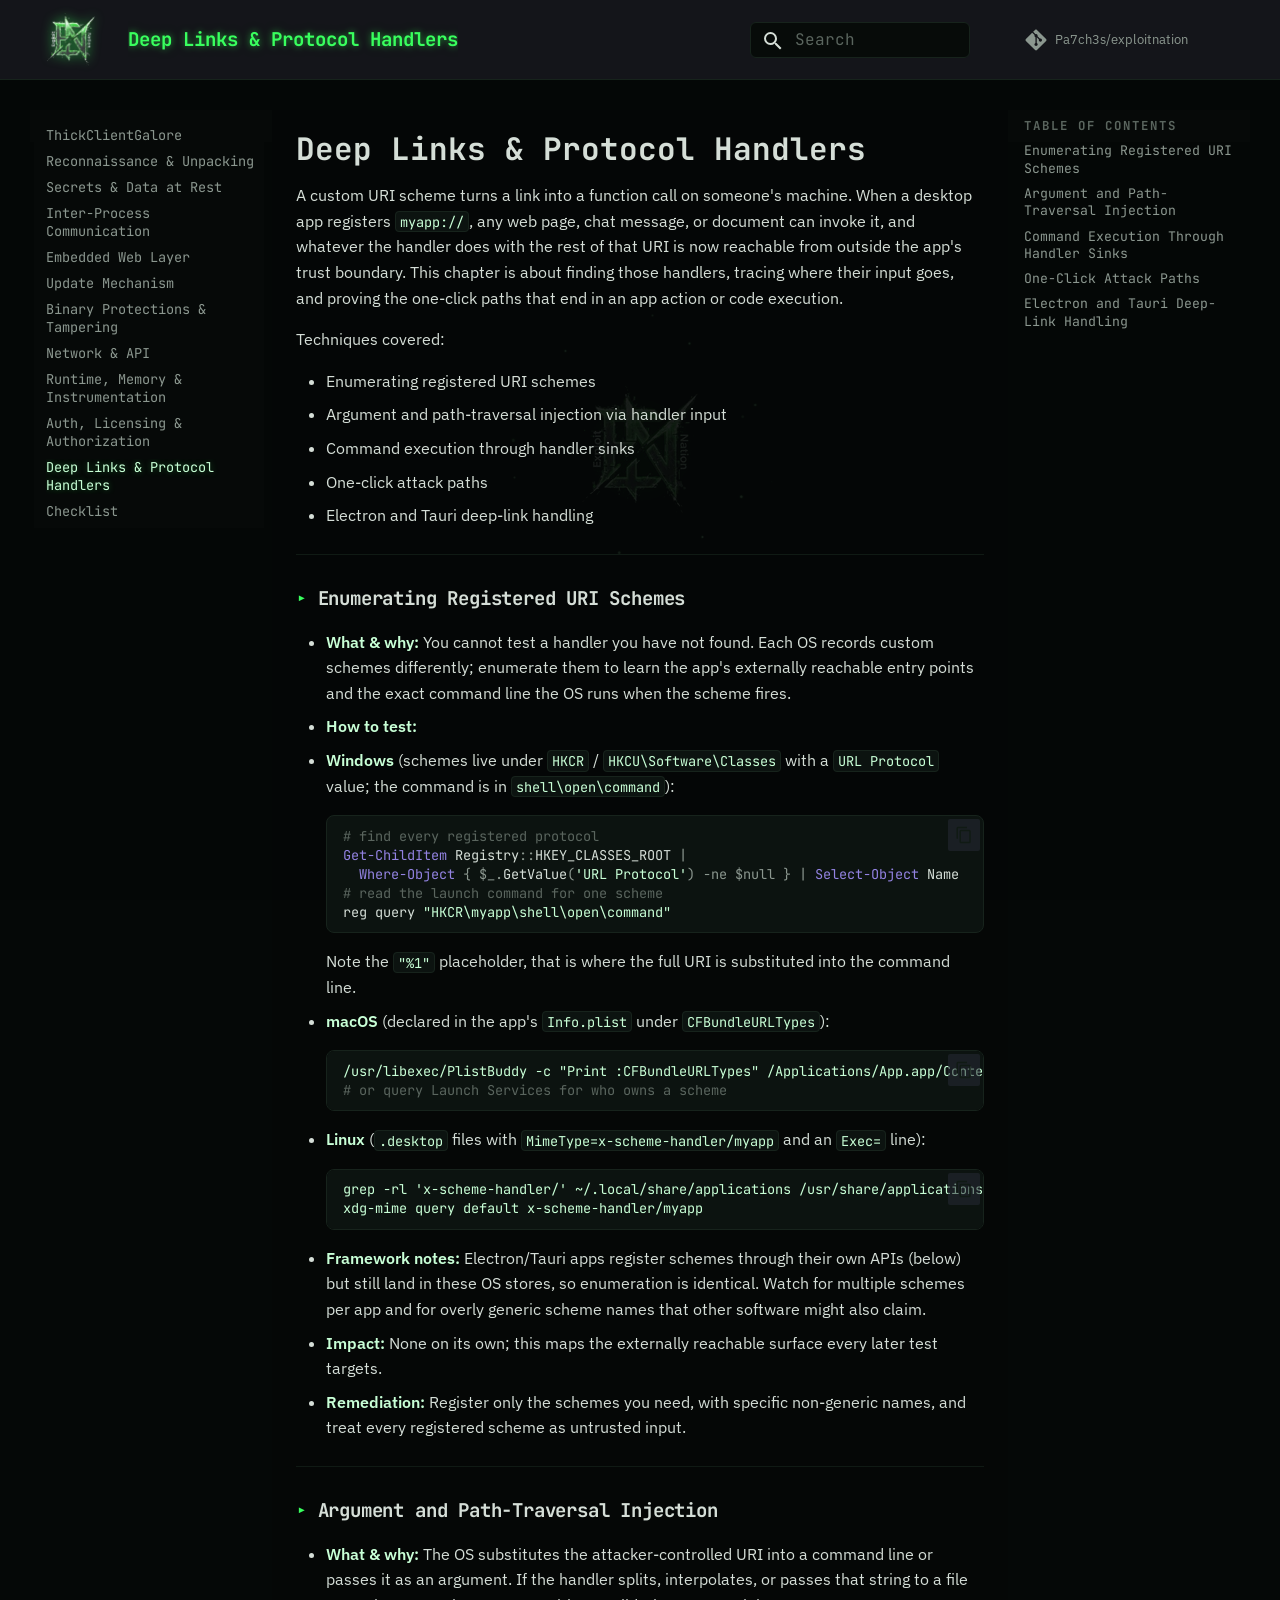
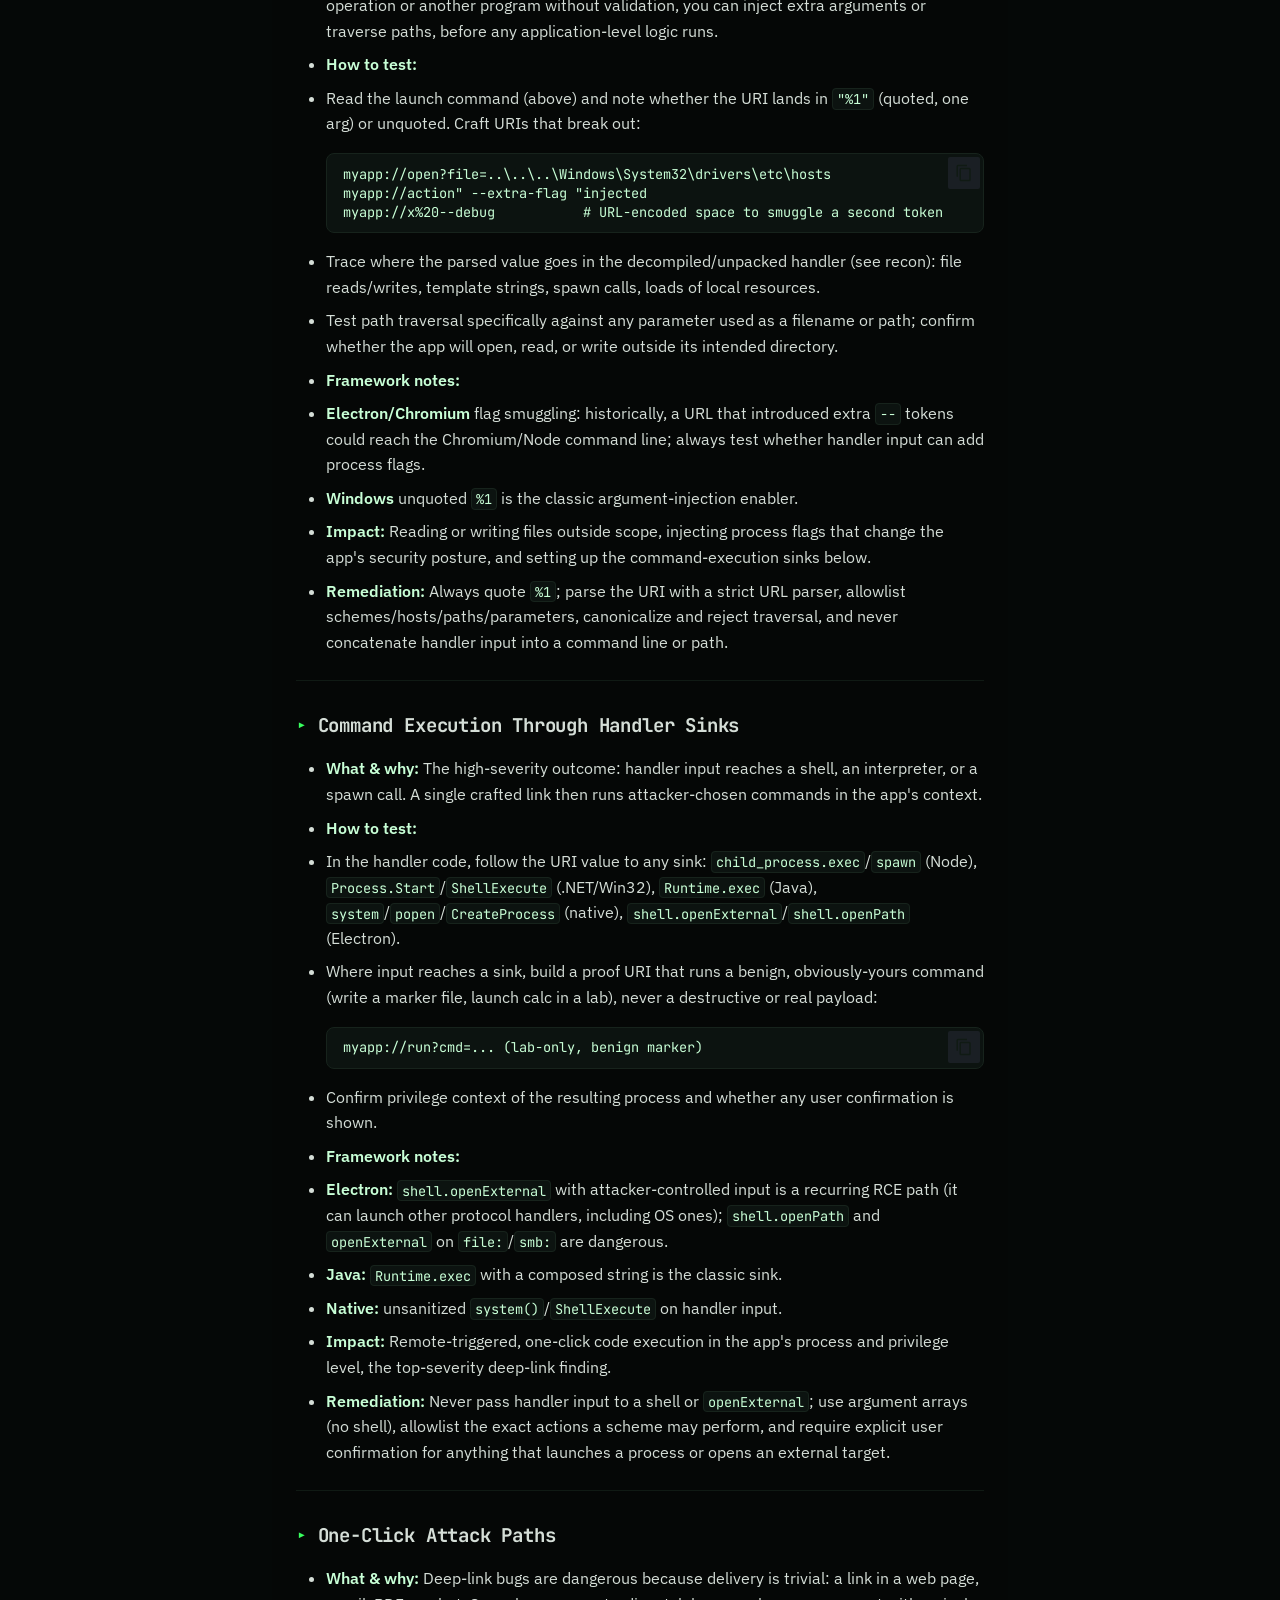
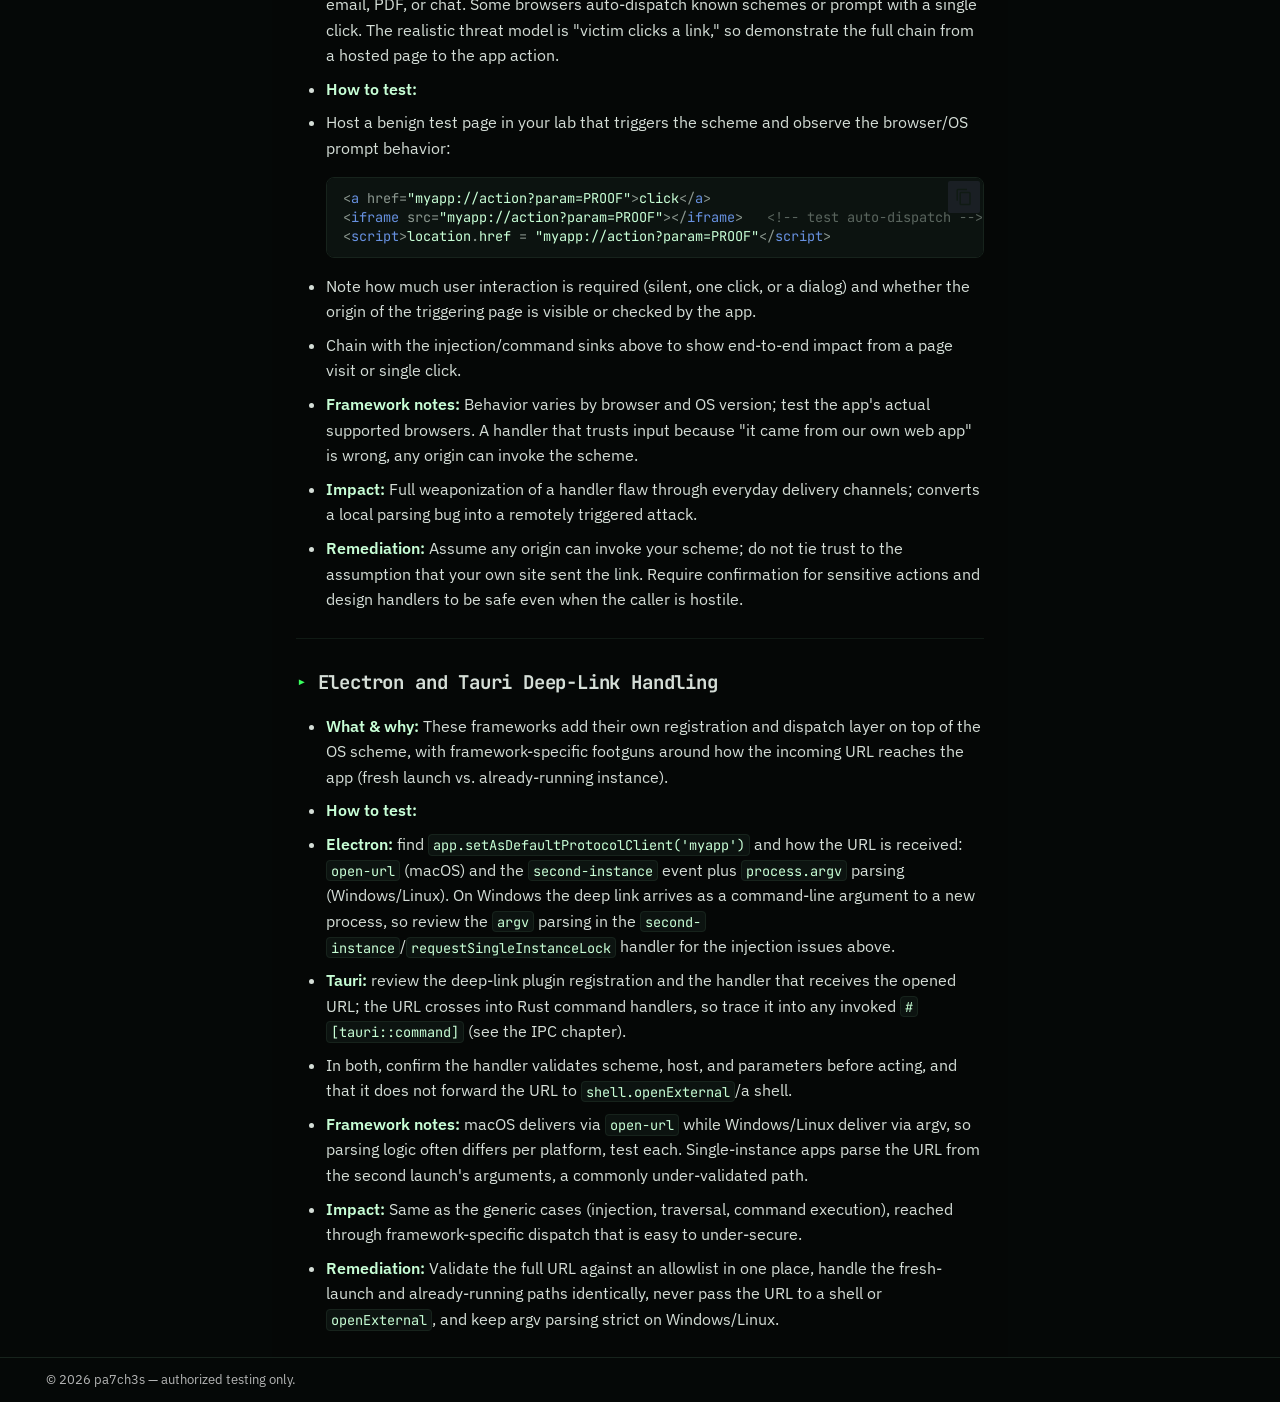
<file: deep-links-and-protocol-handlers/index.html>
<!doctype html>
<html lang="en" class="no-js">
  <head>
    
      <meta charset="utf-8">
      <meta name="viewport" content="width=device-width,initial-scale=1">
      
        <meta name="description" content="The modern Hack The Planet reference. Book 01, ThickClientGalore.">
      
      
      
        <link rel="canonical" href="https://pa7ch3s.github.io/exploitnation/deep-links-and-protocol-handlers/">
      
      
        <link rel="prev" href="../auth-licensing-authz/">
      
      
        <link rel="next" href="../CHECKLIST/">
      
      
        
      
      
      <link rel="icon" href="../assets/favicon.png">
      <meta name="generator" content="mkdocs-1.6.1, mkdocs-material-9.7.7">
    
    
      
        <title>Deep Links & Protocol Handlers - Exploit Nation</title>
      
    
    
      <link rel="stylesheet" href="../assets/stylesheets/main.ec1eaa64.min.css">
      
        
        <link rel="stylesheet" href="../assets/stylesheets/palette.ab4e12ef.min.css">
      
      


    
    
      
    
    
      
        
        
        <link rel="preconnect" href="https://fonts.gstatic.com" crossorigin>
        <link rel="stylesheet" href="https://fonts.googleapis.com/css?family=IBM+Plex+Sans:300,300i,400,400i,700,700i%7CJetBrains+Mono:400,400i,700,700i&display=fallback">
        <style>:root{--md-text-font:"IBM Plex Sans";--md-code-font:"JetBrains Mono"}</style>
      
    
    
      <link rel="stylesheet" href="../stylesheets/exploit-nation.css">
    
    <script>__md_scope=new URL("..",location),__md_hash=e=>[...e].reduce(((e,_)=>(e<<5)-e+_.charCodeAt(0)),0),__md_get=(e,_=localStorage,t=__md_scope)=>JSON.parse(_.getItem(t.pathname+"."+e)),__md_set=(e,_,t=localStorage,a=__md_scope)=>{try{t.setItem(a.pathname+"."+e,JSON.stringify(_))}catch(e){}}</script>
    
      

    
    

<meta property="og:type" content="website">
<meta property="og:site_name" content="Exploit Nation">
<meta property="og:title" content="Deep Links & Protocol Handlers">
<meta property="og:description" content="The modern Hack The Planet reference. Book 01, ThickClientGalore.">
<meta property="og:url" content="https://pa7ch3s.github.io/exploitnation/deep-links-and-protocol-handlers/">
<meta property="og:image" content="https://pa7ch3s.github.io/exploitnation/assets/logo.png">
<meta property="og:image:width" content="805">
<meta property="og:image:height" content="891">
<meta name="twitter:card" content="summary_large_image">
<meta name="twitter:title" content="Deep Links & Protocol Handlers">
<meta name="twitter:description" content="The modern Hack The Planet reference. Book 01, ThickClientGalore.">
<meta name="twitter:image" content="https://pa7ch3s.github.io/exploitnation/assets/logo.png">
<link rel="apple-touch-icon" href="https://pa7ch3s.github.io/exploitnation/assets/logo.png">

  </head>
  
  
    
    
    
    
    
    <body dir="ltr" data-md-color-scheme="slate" data-md-color-primary="black" data-md-color-accent="green">
  
    
    <input class="md-toggle" data-md-toggle="drawer" type="checkbox" id="__drawer" autocomplete="off">
    <input class="md-toggle" data-md-toggle="search" type="checkbox" id="__search" autocomplete="off">
    <label class="md-overlay" for="__drawer"></label>
    <div data-md-component="skip">
      
        
        <a href="#deep-links-protocol-handlers" class="md-skip">
          Skip to content
        </a>
      
    </div>
    <div data-md-component="announce">
      
    </div>
    
    
      

  

<header class="md-header md-header--shadow" data-md-component="header">
  <nav class="md-header__inner md-grid" aria-label="Header">
    <a href=".." title="Exploit Nation" class="md-header__button md-logo" aria-label="Exploit Nation" data-md-component="logo">
      
  <img src="../assets/logo.png" alt="logo">

    </a>
    <label class="md-header__button md-icon" for="__drawer">
      
      <svg xmlns="http://www.w3.org/2000/svg" viewBox="0 0 24 24"><path d="M3 6h18v2H3zm0 5h18v2H3zm0 5h18v2H3z"/></svg>
    </label>
    <div class="md-header__title" data-md-component="header-title">
      <div class="md-header__ellipsis">
        <div class="md-header__topic">
          <span class="md-ellipsis">
            Exploit Nation
          </span>
        </div>
        <div class="md-header__topic" data-md-component="header-topic">
          <span class="md-ellipsis">
            
              Deep Links & Protocol Handlers
            
          </span>
        </div>
      </div>
    </div>
    
      
    
    
    
    
      
      
        <label class="md-header__button md-icon" for="__search">
          
          <svg xmlns="http://www.w3.org/2000/svg" viewBox="0 0 24 24"><path d="M9.5 3A6.5 6.5 0 0 1 16 9.5c0 1.61-.59 3.09-1.56 4.23l.27.27h.79l5 5-1.5 1.5-5-5v-.79l-.27-.27A6.52 6.52 0 0 1 9.5 16 6.5 6.5 0 0 1 3 9.5 6.5 6.5 0 0 1 9.5 3m0 2C7 5 5 7 5 9.5S7 14 9.5 14 14 12 14 9.5 12 5 9.5 5"/></svg>
        </label>
        <div class="md-search" data-md-component="search" role="dialog">
  <label class="md-search__overlay" for="__search"></label>
  <div class="md-search__inner" role="search">
    <form class="md-search__form" name="search">
      <input type="text" class="md-search__input" name="query" aria-label="Search" placeholder="Search" autocapitalize="off" autocorrect="off" autocomplete="off" spellcheck="false" data-md-component="search-query" required>
      <label class="md-search__icon md-icon" for="__search">
        
        <svg xmlns="http://www.w3.org/2000/svg" viewBox="0 0 24 24"><path d="M9.5 3A6.5 6.5 0 0 1 16 9.5c0 1.61-.59 3.09-1.56 4.23l.27.27h.79l5 5-1.5 1.5-5-5v-.79l-.27-.27A6.52 6.52 0 0 1 9.5 16 6.5 6.5 0 0 1 3 9.5 6.5 6.5 0 0 1 9.5 3m0 2C7 5 5 7 5 9.5S7 14 9.5 14 14 12 14 9.5 12 5 9.5 5"/></svg>
        
        <svg xmlns="http://www.w3.org/2000/svg" viewBox="0 0 24 24"><path d="M20 11v2H8l5.5 5.5-1.42 1.42L4.16 12l7.92-7.92L13.5 5.5 8 11z"/></svg>
      </label>
      <nav class="md-search__options" aria-label="Search">
        
        <button type="reset" class="md-search__icon md-icon" title="Clear" aria-label="Clear" tabindex="-1">
          
          <svg xmlns="http://www.w3.org/2000/svg" viewBox="0 0 24 24"><path d="M19 6.41 17.59 5 12 10.59 6.41 5 5 6.41 10.59 12 5 17.59 6.41 19 12 13.41 17.59 19 19 17.59 13.41 12z"/></svg>
        </button>
      </nav>
      
        <div class="md-search__suggest" data-md-component="search-suggest"></div>
      
    </form>
    <div class="md-search__output">
      <div class="md-search__scrollwrap" tabindex="0" data-md-scrollfix>
        <div class="md-search-result" data-md-component="search-result">
          <div class="md-search-result__meta">
            Initializing search
          </div>
          <ol class="md-search-result__list" role="presentation"></ol>
        </div>
      </div>
    </div>
  </div>
</div>
      
    
    
      <div class="md-header__source">
        <a href="https://github.com/Pa7ch3s/exploitnation" title="Go to repository" class="md-source" data-md-component="source">
  <div class="md-source__icon md-icon">
    
    <svg xmlns="http://www.w3.org/2000/svg" viewBox="0 0 448 512"><!--! Font Awesome Free 7.1.0 by @fontawesome - https://fontawesome.com License - https://fontawesome.com/license/free (Icons: CC BY 4.0, Fonts: SIL OFL 1.1, Code: MIT License) Copyright 2025 Fonticons, Inc.--><path d="M439.6 236.1 244 40.5c-5.4-5.5-12.8-8.5-20.4-8.5s-15 3-20.4 8.4L162.5 81l51.5 51.5c27.1-9.1 52.7 16.8 43.4 43.7l49.7 49.7c34.2-11.8 61.2 31 35.5 56.7-26.5 26.5-70.2-2.9-56-37.3L240.3 199v121.9c25.3 12.5 22.3 41.8 9.1 55-6.4 6.4-15.2 10.1-24.3 10.1s-17.8-3.6-24.3-10.1c-17.6-17.6-11.1-46.9 11.2-56v-123c-20.8-8.5-24.6-30.7-18.6-45L142.6 101 8.5 235.1C3 240.6 0 247.9 0 255.5s3 15 8.5 20.4l195.6 195.7c5.4 5.4 12.7 8.4 20.4 8.4s15-3 20.4-8.4l194.7-194.7c5.4-5.4 8.4-12.8 8.4-20.4s-3-15-8.4-20.4"/></svg>
  </div>
  <div class="md-source__repository">
    Pa7ch3s/exploitnation
  </div>
</a>
      </div>
    
  </nav>
  
</header>
    
    <div class="md-container" data-md-component="container">
      
      
        
          
        
      
      <main class="md-main" data-md-component="main">
        <div class="md-main__inner md-grid">
          
            
              
              <div class="md-sidebar md-sidebar--primary" data-md-component="sidebar" data-md-type="navigation" >
                <div class="md-sidebar__scrollwrap">
                  <div class="md-sidebar__inner">
                    



<nav class="md-nav md-nav--primary" aria-label="Navigation" data-md-level="0">
  <label class="md-nav__title" for="__drawer">
    <a href=".." title="Exploit Nation" class="md-nav__button md-logo" aria-label="Exploit Nation" data-md-component="logo">
      
  <img src="../assets/logo.png" alt="logo">

    </a>
    Exploit Nation
  </label>
  
    <div class="md-nav__source">
      <a href="https://github.com/Pa7ch3s/exploitnation" title="Go to repository" class="md-source" data-md-component="source">
  <div class="md-source__icon md-icon">
    
    <svg xmlns="http://www.w3.org/2000/svg" viewBox="0 0 448 512"><!--! Font Awesome Free 7.1.0 by @fontawesome - https://fontawesome.com License - https://fontawesome.com/license/free (Icons: CC BY 4.0, Fonts: SIL OFL 1.1, Code: MIT License) Copyright 2025 Fonticons, Inc.--><path d="M439.6 236.1 244 40.5c-5.4-5.5-12.8-8.5-20.4-8.5s-15 3-20.4 8.4L162.5 81l51.5 51.5c27.1-9.1 52.7 16.8 43.4 43.7l49.7 49.7c34.2-11.8 61.2 31 35.5 56.7-26.5 26.5-70.2-2.9-56-37.3L240.3 199v121.9c25.3 12.5 22.3 41.8 9.1 55-6.4 6.4-15.2 10.1-24.3 10.1s-17.8-3.6-24.3-10.1c-17.6-17.6-11.1-46.9 11.2-56v-123c-20.8-8.5-24.6-30.7-18.6-45L142.6 101 8.5 235.1C3 240.6 0 247.9 0 255.5s3 15 8.5 20.4l195.6 195.7c5.4 5.4 12.7 8.4 20.4 8.4s15-3 20.4-8.4l194.7-194.7c5.4-5.4 8.4-12.8 8.4-20.4s-3-15-8.4-20.4"/></svg>
  </div>
  <div class="md-source__repository">
    Pa7ch3s/exploitnation
  </div>
</a>
    </div>
  
  <ul class="md-nav__list" data-md-scrollfix>
    
      
      
  
  
  
  
    <li class="md-nav__item">
      <a href=".." class="md-nav__link">
        
  
  
  <span class="md-ellipsis">
    
  
    ThickClientGalore
  

    
  </span>
  
  

      </a>
    </li>
  

    
      
      
  
  
  
  
    <li class="md-nav__item">
      <a href="../recon-and-unpacking/" class="md-nav__link">
        
  
  
  <span class="md-ellipsis">
    
  
    Reconnaissance & Unpacking
  

    
  </span>
  
  

      </a>
    </li>
  

    
      
      
  
  
  
  
    <li class="md-nav__item">
      <a href="../secrets-at-rest/" class="md-nav__link">
        
  
  
  <span class="md-ellipsis">
    
  
    Secrets & Data at Rest
  

    
  </span>
  
  

      </a>
    </li>
  

    
      
      
  
  
  
  
    <li class="md-nav__item">
      <a href="../ipc/" class="md-nav__link">
        
  
  
  <span class="md-ellipsis">
    
  
    Inter-Process Communication
  

    
  </span>
  
  

      </a>
    </li>
  

    
      
      
  
  
  
  
    <li class="md-nav__item">
      <a href="../embedded-web-layer/" class="md-nav__link">
        
  
  
  <span class="md-ellipsis">
    
  
    Embedded Web Layer
  

    
  </span>
  
  

      </a>
    </li>
  

    
      
      
  
  
  
  
    <li class="md-nav__item">
      <a href="../update-mechanism/" class="md-nav__link">
        
  
  
  <span class="md-ellipsis">
    
  
    Update Mechanism
  

    
  </span>
  
  

      </a>
    </li>
  

    
      
      
  
  
  
  
    <li class="md-nav__item">
      <a href="../binary-and-tampering/" class="md-nav__link">
        
  
  
  <span class="md-ellipsis">
    
  
    Binary Protections & Tampering
  

    
  </span>
  
  

      </a>
    </li>
  

    
      
      
  
  
  
  
    <li class="md-nav__item">
      <a href="../network-and-api/" class="md-nav__link">
        
  
  
  <span class="md-ellipsis">
    
  
    Network & API
  

    
  </span>
  
  

      </a>
    </li>
  

    
      
      
  
  
  
  
    <li class="md-nav__item">
      <a href="../runtime-and-memory/" class="md-nav__link">
        
  
  
  <span class="md-ellipsis">
    
  
    Runtime, Memory & Instrumentation
  

    
  </span>
  
  

      </a>
    </li>
  

    
      
      
  
  
  
  
    <li class="md-nav__item">
      <a href="../auth-licensing-authz/" class="md-nav__link">
        
  
  
  <span class="md-ellipsis">
    
  
    Auth, Licensing & Authorization
  

    
  </span>
  
  

      </a>
    </li>
  

    
      
      
  
  
    
  
  
  
    <li class="md-nav__item md-nav__item--active">
      
      <input class="md-nav__toggle md-toggle" type="checkbox" id="__toc">
      
      
        
      
      
        <label class="md-nav__link md-nav__link--active" for="__toc">
          
  
  
  <span class="md-ellipsis">
    
  
    Deep Links & Protocol Handlers
  

    
  </span>
  
  

          <span class="md-nav__icon md-icon"></span>
        </label>
      
      <a href="./" class="md-nav__link md-nav__link--active">
        
  
  
  <span class="md-ellipsis">
    
  
    Deep Links & Protocol Handlers
  

    
  </span>
  
  

      </a>
      
        

<nav class="md-nav md-nav--secondary" aria-label="Table of contents">
  
  
  
    
  
  
    <label class="md-nav__title" for="__toc">
      <span class="md-nav__icon md-icon"></span>
      Table of contents
    </label>
    <ul class="md-nav__list" data-md-component="toc" data-md-scrollfix>
      
        <li class="md-nav__item">
  <a href="#enumerating-registered-uri-schemes" class="md-nav__link">
    <span class="md-ellipsis">
      
        Enumerating Registered URI Schemes
      
    </span>
  </a>
  
</li>
      
        <li class="md-nav__item">
  <a href="#argument-and-path-traversal-injection" class="md-nav__link">
    <span class="md-ellipsis">
      
        Argument and Path-Traversal Injection
      
    </span>
  </a>
  
</li>
      
        <li class="md-nav__item">
  <a href="#command-execution-through-handler-sinks" class="md-nav__link">
    <span class="md-ellipsis">
      
        Command Execution Through Handler Sinks
      
    </span>
  </a>
  
</li>
      
        <li class="md-nav__item">
  <a href="#one-click-attack-paths" class="md-nav__link">
    <span class="md-ellipsis">
      
        One-Click Attack Paths
      
    </span>
  </a>
  
</li>
      
        <li class="md-nav__item">
  <a href="#electron-and-tauri-deep-link-handling" class="md-nav__link">
    <span class="md-ellipsis">
      
        Electron and Tauri Deep-Link Handling
      
    </span>
  </a>
  
</li>
      
    </ul>
  
</nav>
      
    </li>
  

    
      
      
  
  
  
  
    <li class="md-nav__item">
      <a href="../CHECKLIST/" class="md-nav__link">
        
  
  
  <span class="md-ellipsis">
    
  
    Checklist
  

    
  </span>
  
  

      </a>
    </li>
  

    
  </ul>
</nav>
                  </div>
                </div>
              </div>
            
            
              
              <div class="md-sidebar md-sidebar--secondary" data-md-component="sidebar" data-md-type="toc" >
                <div class="md-sidebar__scrollwrap">
                  <div class="md-sidebar__inner">
                    

<nav class="md-nav md-nav--secondary" aria-label="Table of contents">
  
  
  
    
  
  
    <label class="md-nav__title" for="__toc">
      <span class="md-nav__icon md-icon"></span>
      Table of contents
    </label>
    <ul class="md-nav__list" data-md-component="toc" data-md-scrollfix>
      
        <li class="md-nav__item">
  <a href="#enumerating-registered-uri-schemes" class="md-nav__link">
    <span class="md-ellipsis">
      
        Enumerating Registered URI Schemes
      
    </span>
  </a>
  
</li>
      
        <li class="md-nav__item">
  <a href="#argument-and-path-traversal-injection" class="md-nav__link">
    <span class="md-ellipsis">
      
        Argument and Path-Traversal Injection
      
    </span>
  </a>
  
</li>
      
        <li class="md-nav__item">
  <a href="#command-execution-through-handler-sinks" class="md-nav__link">
    <span class="md-ellipsis">
      
        Command Execution Through Handler Sinks
      
    </span>
  </a>
  
</li>
      
        <li class="md-nav__item">
  <a href="#one-click-attack-paths" class="md-nav__link">
    <span class="md-ellipsis">
      
        One-Click Attack Paths
      
    </span>
  </a>
  
</li>
      
        <li class="md-nav__item">
  <a href="#electron-and-tauri-deep-link-handling" class="md-nav__link">
    <span class="md-ellipsis">
      
        Electron and Tauri Deep-Link Handling
      
    </span>
  </a>
  
</li>
      
    </ul>
  
</nav>
                  </div>
                </div>
              </div>
            
          
          
            <div class="md-content" data-md-component="content">
              
              <article class="md-content__inner md-typeset">
                
                  


  
  


<h1 id="deep-links-protocol-handlers">Deep Links &amp; Protocol Handlers<a class="headerlink" href="#deep-links-protocol-handlers" title="Permanent link">&para;</a></h1>
<p>A custom URI scheme turns a link into a function call on someone's machine. When a desktop app registers <code>myapp://</code>, any web page, chat message, or document can invoke it, and whatever the handler does with the rest of that URI is now reachable from outside the app's trust boundary. This chapter is about finding those handlers, tracing where their input goes, and proving the one-click paths that end in an app action or code execution.</p>
<p>Techniques covered:</p>
<ul>
<li>Enumerating registered URI schemes</li>
<li>Argument and path-traversal injection via handler input</li>
<li>Command execution through handler sinks</li>
<li>One-click attack paths</li>
<li>Electron and Tauri deep-link handling</li>
</ul>
<hr />
<h3 id="enumerating-registered-uri-schemes">Enumerating Registered URI Schemes<a class="headerlink" href="#enumerating-registered-uri-schemes" title="Permanent link">&para;</a></h3>
<ul>
<li><strong>What &amp; why:</strong> You cannot test a handler you have not found. Each OS records custom schemes differently; enumerate them to learn the app's externally reachable entry points and the exact command line the OS runs when the scheme fires.</li>
<li><strong>How to test:</strong></li>
<li><strong>Windows</strong> (schemes live under <code>HKCR</code> / <code>HKCU\Software\Classes</code> with a <code>URL Protocol</code> value; the command is in <code>shell\open\command</code>):
    <div class="highlight"><pre><span></span><code><a id="__codelineno-0-1" name="__codelineno-0-1" href="#__codelineno-0-1"></a><span class="c"># find every registered protocol</span>
<a id="__codelineno-0-2" name="__codelineno-0-2" href="#__codelineno-0-2"></a><span class="nb">Get-ChildItem</span> <span class="n">Registry</span><span class="p">::</span><span class="n">HKEY_CLASSES_ROOT</span> <span class="p">|</span>
<a id="__codelineno-0-3" name="__codelineno-0-3" href="#__codelineno-0-3"></a>  <span class="nb">Where-Object</span> <span class="p">{</span> <span class="nv">$_</span><span class="p">.</span><span class="n">GetValue</span><span class="p">(</span><span class="s1">'URL Protocol'</span><span class="p">)</span> <span class="o">-ne</span> <span class="nv">$null</span> <span class="p">}</span> <span class="p">|</span> <span class="nb">Select-Object</span> <span class="n">Name</span>
<a id="__codelineno-0-4" name="__codelineno-0-4" href="#__codelineno-0-4"></a><span class="c"># read the launch command for one scheme</span>
<a id="__codelineno-0-5" name="__codelineno-0-5" href="#__codelineno-0-5"></a><span class="n">reg</span> <span class="n">query</span> <span class="s2">"HKCR\myapp\shell\open\command"</span>
</code></pre></div>
    Note the <code>"%1"</code> placeholder, that is where the full URI is substituted into the command line.</li>
<li><strong>macOS</strong> (declared in the app's <code>Info.plist</code> under <code>CFBundleURLTypes</code>):
    <div class="highlight"><pre><span></span><code><a id="__codelineno-1-1" name="__codelineno-1-1" href="#__codelineno-1-1"></a>/usr/libexec/PlistBuddy<span class="w"> </span>-c<span class="w"> </span><span class="s2">"Print :CFBundleURLTypes"</span><span class="w"> </span>/Applications/App.app/Contents/Info.plist
<a id="__codelineno-1-2" name="__codelineno-1-2" href="#__codelineno-1-2"></a><span class="c1"># or query Launch Services for who owns a scheme</span>
</code></pre></div></li>
<li><strong>Linux</strong> (<code>.desktop</code> files with <code>MimeType=x-scheme-handler/myapp</code> and an <code>Exec=</code> line):
    <div class="highlight"><pre><span></span><code><a id="__codelineno-2-1" name="__codelineno-2-1" href="#__codelineno-2-1"></a>grep<span class="w"> </span>-rl<span class="w"> </span><span class="s1">'x-scheme-handler/'</span><span class="w"> </span>~/.local/share/applications<span class="w"> </span>/usr/share/applications
<a id="__codelineno-2-2" name="__codelineno-2-2" href="#__codelineno-2-2"></a>xdg-mime<span class="w"> </span>query<span class="w"> </span>default<span class="w"> </span>x-scheme-handler/myapp
</code></pre></div></li>
<li><strong>Framework notes:</strong> Electron/Tauri apps register schemes through their own APIs (below) but still land in these OS stores, so enumeration is identical. Watch for multiple schemes per app and for overly generic scheme names that other software might also claim.</li>
<li><strong>Impact:</strong> None on its own; this maps the externally reachable surface every later test targets.</li>
<li><strong>Remediation:</strong> Register only the schemes you need, with specific non-generic names, and treat every registered scheme as untrusted input.</li>
</ul>
<hr />
<h3 id="argument-and-path-traversal-injection">Argument and Path-Traversal Injection<a class="headerlink" href="#argument-and-path-traversal-injection" title="Permanent link">&para;</a></h3>
<ul>
<li><strong>What &amp; why:</strong> The OS substitutes the attacker-controlled URI into a command line or passes it as an argument. If the handler splits, interpolates, or passes that string to a file operation or another program without validation, you can inject extra arguments or traverse paths, before any application-level logic runs.</li>
<li><strong>How to test:</strong></li>
<li>Read the launch command (above) and note whether the URI lands in <code>"%1"</code> (quoted, one arg) or unquoted. Craft URIs that break out:
    <div class="highlight"><pre><span></span><code><a id="__codelineno-3-1" name="__codelineno-3-1" href="#__codelineno-3-1"></a>myapp://open?file=..\..\..\Windows\System32\drivers\etc\hosts
<a id="__codelineno-3-2" name="__codelineno-3-2" href="#__codelineno-3-2"></a>myapp://action" --extra-flag "injected
<a id="__codelineno-3-3" name="__codelineno-3-3" href="#__codelineno-3-3"></a>myapp://x%20--debug           # URL-encoded space to smuggle a second token
</code></pre></div></li>
<li>Trace where the parsed value goes in the decompiled/unpacked handler (see recon): file reads/writes, template strings, spawn calls, loads of local resources.</li>
<li>Test path traversal specifically against any parameter used as a filename or path; confirm whether the app will open, read, or write outside its intended directory.</li>
<li><strong>Framework notes:</strong></li>
<li><strong>Electron/Chromium</strong> flag smuggling: historically, a URL that introduced extra <code>--</code> tokens could reach the Chromium/Node command line; always test whether handler input can add process flags.</li>
<li><strong>Windows</strong> unquoted <code>%1</code> is the classic argument-injection enabler.</li>
<li><strong>Impact:</strong> Reading or writing files outside scope, injecting process flags that change the app's security posture, and setting up the command-execution sinks below.</li>
<li><strong>Remediation:</strong> Always quote <code>%1</code>; parse the URI with a strict URL parser, allowlist schemes/hosts/paths/parameters, canonicalize and reject traversal, and never concatenate handler input into a command line or path.</li>
</ul>
<hr />
<h3 id="command-execution-through-handler-sinks">Command Execution Through Handler Sinks<a class="headerlink" href="#command-execution-through-handler-sinks" title="Permanent link">&para;</a></h3>
<ul>
<li><strong>What &amp; why:</strong> The high-severity outcome: handler input reaches a shell, an interpreter, or a spawn call. A single crafted link then runs attacker-chosen commands in the app's context.</li>
<li><strong>How to test:</strong></li>
<li>In the handler code, follow the URI value to any sink: <code>child_process.exec</code>/<code>spawn</code> (Node), <code>Process.Start</code>/<code>ShellExecute</code> (.NET/Win32), <code>Runtime.exec</code> (Java), <code>system</code>/<code>popen</code>/<code>CreateProcess</code> (native), <code>shell.openExternal</code>/<code>shell.openPath</code> (Electron).</li>
<li>Where input reaches a sink, build a proof URI that runs a benign, obviously-yours command (write a marker file, launch calc in a lab), never a destructive or real payload:
    <div class="highlight"><pre><span></span><code><a id="__codelineno-4-1" name="__codelineno-4-1" href="#__codelineno-4-1"></a>myapp://run?cmd=... (lab-only, benign marker)
</code></pre></div></li>
<li>Confirm privilege context of the resulting process and whether any user confirmation is shown.</li>
<li><strong>Framework notes:</strong></li>
<li><strong>Electron:</strong> <code>shell.openExternal</code> with attacker-controlled input is a recurring RCE path (it can launch other protocol handlers, including OS ones); <code>shell.openPath</code> and <code>openExternal</code> on <code>file:</code>/<code>smb:</code> are dangerous.</li>
<li><strong>Java:</strong> <code>Runtime.exec</code> with a composed string is the classic sink.</li>
<li><strong>Native:</strong> unsanitized <code>system()</code>/<code>ShellExecute</code> on handler input.</li>
<li><strong>Impact:</strong> Remote-triggered, one-click code execution in the app's process and privilege level, the top-severity deep-link finding.</li>
<li><strong>Remediation:</strong> Never pass handler input to a shell or <code>openExternal</code>; use argument arrays (no shell), allowlist the exact actions a scheme may perform, and require explicit user confirmation for anything that launches a process or opens an external target.</li>
</ul>
<hr />
<h3 id="one-click-attack-paths">One-Click Attack Paths<a class="headerlink" href="#one-click-attack-paths" title="Permanent link">&para;</a></h3>
<ul>
<li><strong>What &amp; why:</strong> Deep-link bugs are dangerous because delivery is trivial: a link in a web page, email, PDF, or chat. Some browsers auto-dispatch known schemes or prompt with a single click. The realistic threat model is "victim clicks a link," so demonstrate the full chain from a hosted page to the app action.</li>
<li><strong>How to test:</strong></li>
<li>Host a benign test page in your lab that triggers the scheme and observe the browser/OS prompt behavior:
    <div class="highlight"><pre><span></span><code><a id="__codelineno-5-1" name="__codelineno-5-1" href="#__codelineno-5-1"></a><span class="p">&lt;</span><span class="nt">a</span> <span class="na">href</span><span class="o">=</span><span class="s">"myapp://action?param=PROOF"</span><span class="p">&gt;</span>click<span class="p">&lt;/</span><span class="nt">a</span><span class="p">&gt;</span>
<a id="__codelineno-5-2" name="__codelineno-5-2" href="#__codelineno-5-2"></a><span class="p">&lt;</span><span class="nt">iframe</span> <span class="na">src</span><span class="o">=</span><span class="s">"myapp://action?param=PROOF"</span><span class="p">&gt;&lt;/</span><span class="nt">iframe</span><span class="p">&gt;</span>   <span class="cm">&lt;!-- test auto-dispatch --&gt;</span>
<a id="__codelineno-5-3" name="__codelineno-5-3" href="#__codelineno-5-3"></a><span class="p">&lt;</span><span class="nt">script</span><span class="p">&gt;</span><span class="nx">location</span><span class="p">.</span><span class="nx">href</span><span class="w"> </span><span class="o">=</span><span class="w"> </span><span class="s2">"myapp://action?param=PROOF"</span><span class="p">&lt;/</span><span class="nt">script</span><span class="p">&gt;</span>
</code></pre></div></li>
<li>Note how much user interaction is required (silent, one click, or a dialog) and whether the origin of the triggering page is visible or checked by the app.</li>
<li>Chain with the injection/command sinks above to show end-to-end impact from a page visit or single click.</li>
<li><strong>Framework notes:</strong> Behavior varies by browser and OS version; test the app's actual supported browsers. A handler that trusts input because "it came from our own web app" is wrong, any origin can invoke the scheme.</li>
<li><strong>Impact:</strong> Full weaponization of a handler flaw through everyday delivery channels; converts a local parsing bug into a remotely triggered attack.</li>
<li><strong>Remediation:</strong> Assume any origin can invoke your scheme; do not tie trust to the assumption that your own site sent the link. Require confirmation for sensitive actions and design handlers to be safe even when the caller is hostile.</li>
</ul>
<hr />
<h3 id="electron-and-tauri-deep-link-handling">Electron and Tauri Deep-Link Handling<a class="headerlink" href="#electron-and-tauri-deep-link-handling" title="Permanent link">&para;</a></h3>
<ul>
<li><strong>What &amp; why:</strong> These frameworks add their own registration and dispatch layer on top of the OS scheme, with framework-specific footguns around how the incoming URL reaches the app (fresh launch vs. already-running instance).</li>
<li><strong>How to test:</strong></li>
<li><strong>Electron:</strong> find <code>app.setAsDefaultProtocolClient('myapp')</code> and how the URL is received: <code>open-url</code> (macOS) and the <code>second-instance</code> event plus <code>process.argv</code> parsing (Windows/Linux). On Windows the deep link arrives as a command-line argument to a new process, so review the <code>argv</code> parsing in the <code>second-instance</code>/<code>requestSingleInstanceLock</code> handler for the injection issues above.</li>
<li><strong>Tauri:</strong> review the deep-link plugin registration and the handler that receives the opened URL; the URL crosses into Rust command handlers, so trace it into any invoked <code>#[tauri::command]</code> (see the IPC chapter).</li>
<li>In both, confirm the handler validates scheme, host, and parameters before acting, and that it does not forward the URL to <code>shell.openExternal</code>/a shell.</li>
<li><strong>Framework notes:</strong> macOS delivers via <code>open-url</code> while Windows/Linux deliver via argv, so parsing logic often differs per platform, test each. Single-instance apps parse the URL from the second launch's arguments, a commonly under-validated path.</li>
<li><strong>Impact:</strong> Same as the generic cases (injection, traversal, command execution), reached through framework-specific dispatch that is easy to under-secure.</li>
<li><strong>Remediation:</strong> Validate the full URL against an allowlist in one place, handle the fresh-launch and already-running paths identically, never pass the URL to a shell or <code>openExternal</code>, and keep argv parsing strict on Windows/Linux.</li>
</ul>












                
              </article>
            </div>
          
          
<script>var target=document.getElementById(location.hash.slice(1));target&&target.name&&(target.checked=target.name.startsWith("__tabbed_"))</script>
        </div>
        
          <button type="button" class="md-top md-icon" data-md-component="top" hidden>
  
  <svg xmlns="http://www.w3.org/2000/svg" viewBox="0 0 24 24"><path d="M13 20h-2V8l-5.5 5.5-1.42-1.42L12 4.16l7.92 7.92-1.42 1.42L13 8z"/></svg>
  Back to top
</button>
        
      </main>
      
        <footer class="md-footer">
  
  <div class="md-footer-meta md-typeset">
    <div class="md-footer-meta__inner md-grid">
      <div class="md-copyright">
  
    <div class="md-copyright__highlight">
      © 2026 pa7ch3s — authorized testing only.
    </div>
  
  
</div>
      
    </div>
  </div>
</footer>
      
    </div>
    <div class="md-dialog" data-md-component="dialog">
      <div class="md-dialog__inner md-typeset"></div>
    </div>
    
    
    
      
      
      <script id="__config" type="application/json">{"annotate": null, "base": "..", "features": ["navigation.instant", "navigation.top", "navigation.tracking", "navigation.sections", "search.suggest", "search.highlight", "content.code.copy", "toc.follow"], "search": "../assets/javascripts/workers/search.2c215733.min.js", "tags": null, "translations": {"clipboard.copied": "Copied to clipboard", "clipboard.copy": "Copy to clipboard", "search.result.more.one": "1 more on this page", "search.result.more.other": "# more on this page", "search.result.none": "No matching documents", "search.result.one": "1 matching document", "search.result.other": "# matching documents", "search.result.placeholder": "Type to start searching", "search.result.term.missing": "Missing", "select.version": "Select version"}, "version": null}</script>
    
    
      <script src="../assets/javascripts/bundle.d7400e89.min.js"></script>
      
        <script src="../js/matrix.js"></script>
      
        <script src="../js/hero-bg.js"></script>
      
        <script src="../js/search-cap.js"></script>
      
    
  </body>
</html>
</file>
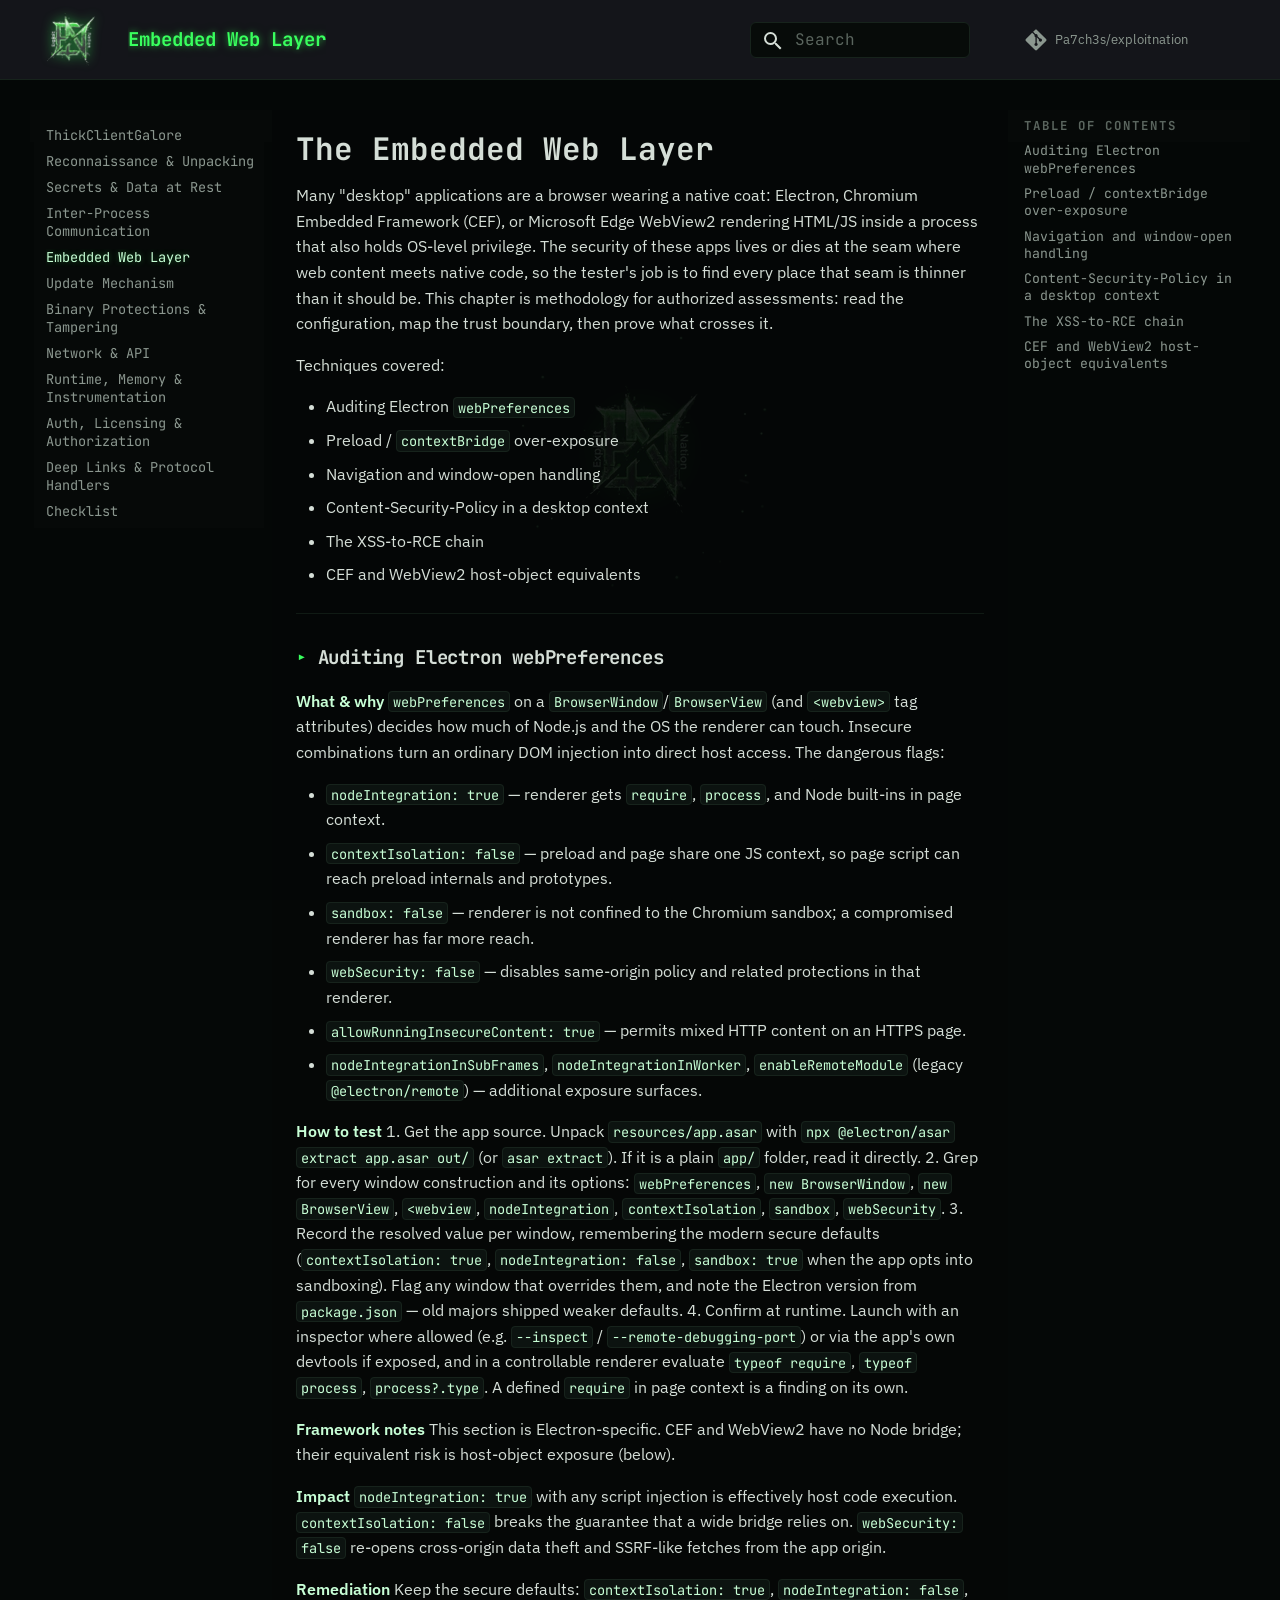
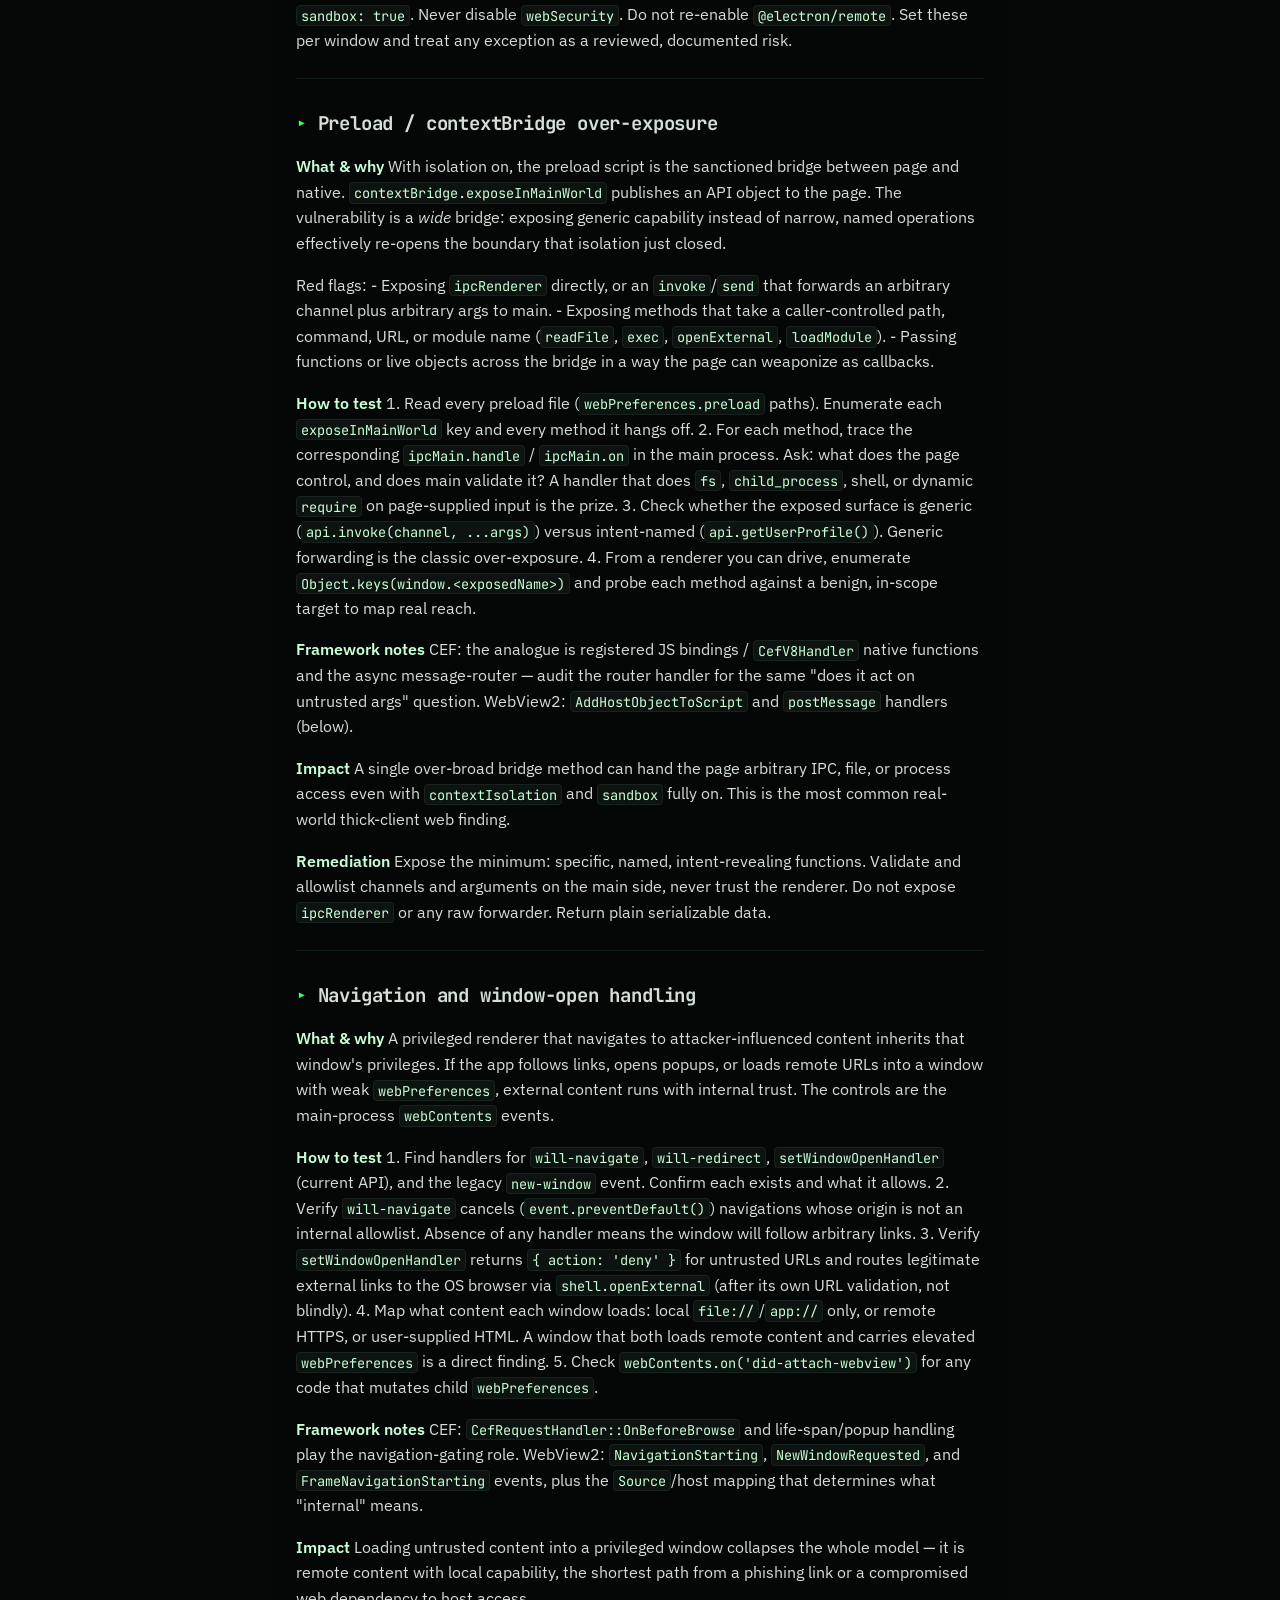
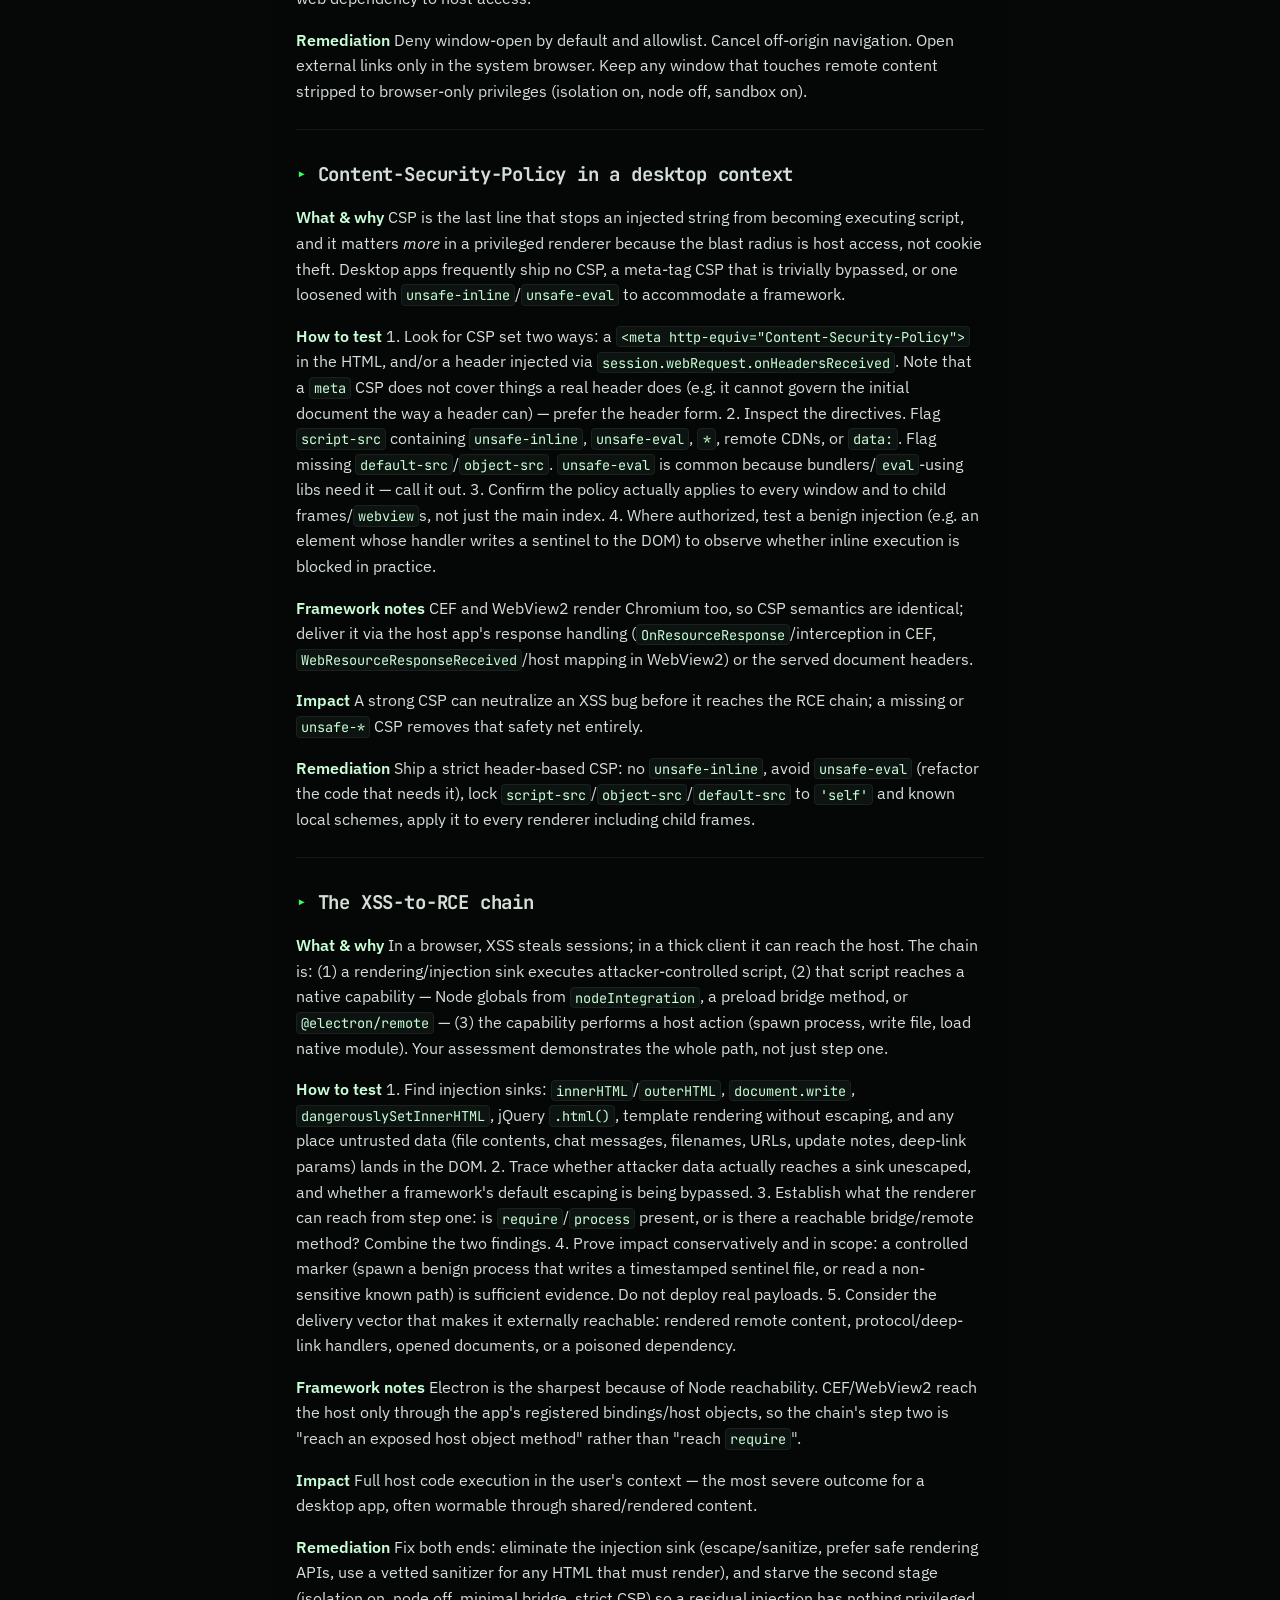
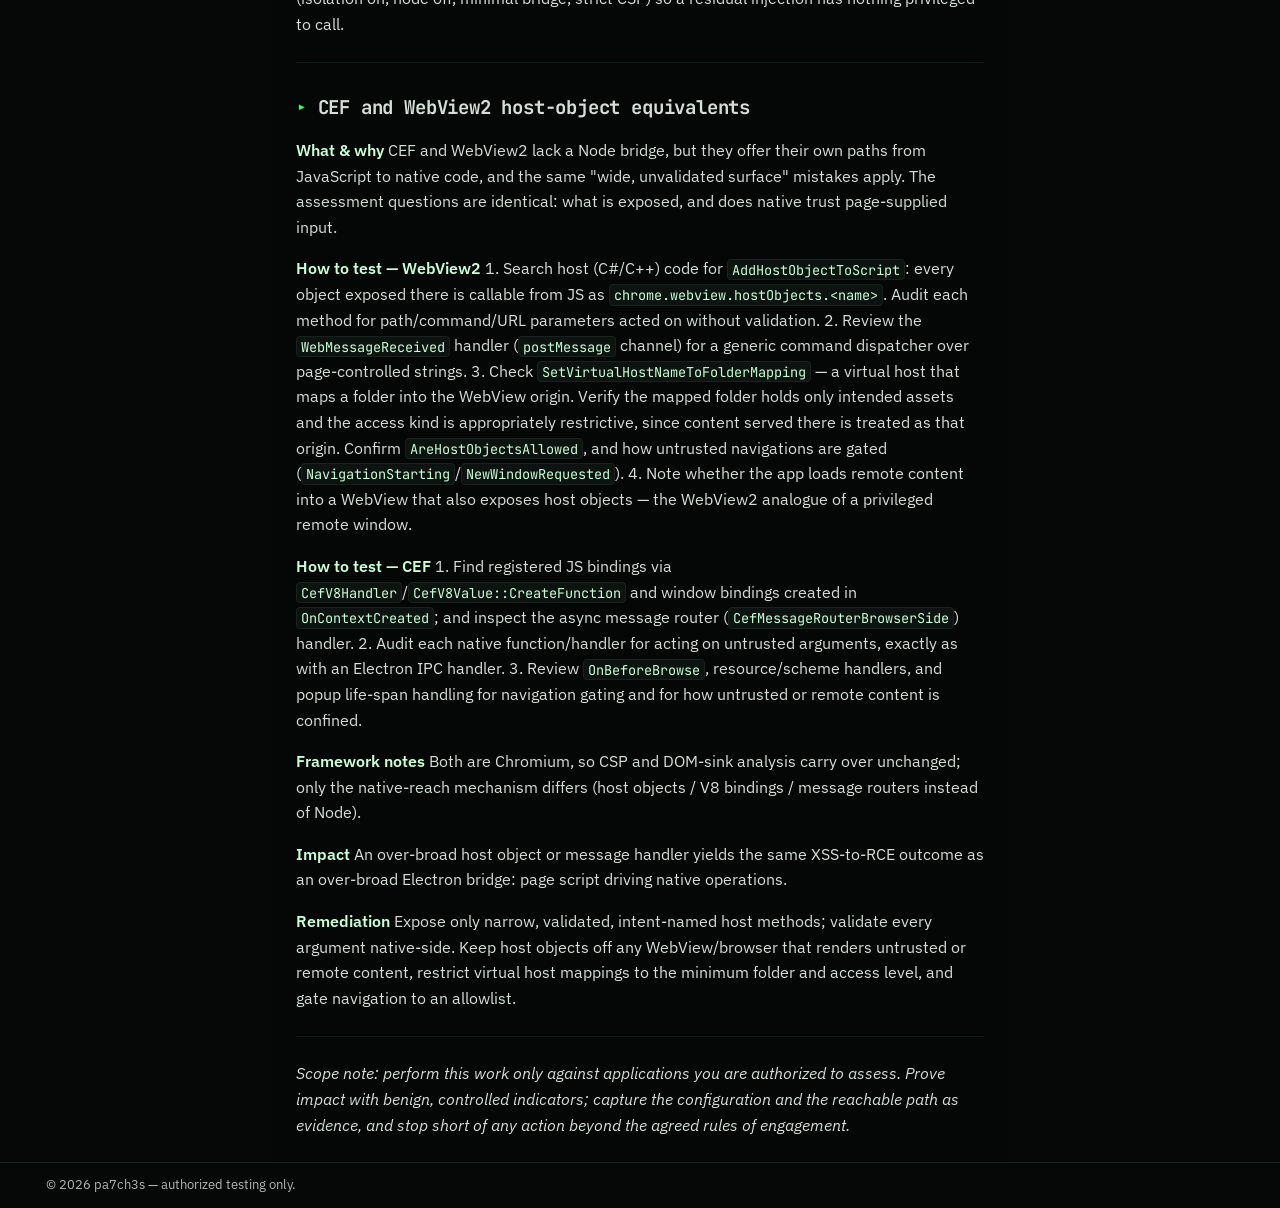
<file: embedded-web-layer/index.html>
<!doctype html>
<html lang="en" class="no-js">
  <head>
    
      <meta charset="utf-8">
      <meta name="viewport" content="width=device-width,initial-scale=1">
      
        <meta name="description" content="The modern Hack The Planet reference. Book 01, ThickClientGalore.">
      
      
      
        <link rel="canonical" href="https://pa7ch3s.github.io/exploitnation/embedded-web-layer/">
      
      
        <link rel="prev" href="../ipc/">
      
      
        <link rel="next" href="../update-mechanism/">
      
      
        
      
      
      <link rel="icon" href="../assets/favicon.png">
      <meta name="generator" content="mkdocs-1.6.1, mkdocs-material-9.7.7">
    
    
      
        <title>Embedded Web Layer - Exploit Nation</title>
      
    
    
      <link rel="stylesheet" href="../assets/stylesheets/main.ec1eaa64.min.css">
      
        
        <link rel="stylesheet" href="../assets/stylesheets/palette.ab4e12ef.min.css">
      
      


    
    
      
    
    
      
        
        
        <link rel="preconnect" href="https://fonts.gstatic.com" crossorigin>
        <link rel="stylesheet" href="https://fonts.googleapis.com/css?family=IBM+Plex+Sans:300,300i,400,400i,700,700i%7CJetBrains+Mono:400,400i,700,700i&display=fallback">
        <style>:root{--md-text-font:"IBM Plex Sans";--md-code-font:"JetBrains Mono"}</style>
      
    
    
      <link rel="stylesheet" href="../stylesheets/exploit-nation.css">
    
    <script>__md_scope=new URL("..",location),__md_hash=e=>[...e].reduce(((e,_)=>(e<<5)-e+_.charCodeAt(0)),0),__md_get=(e,_=localStorage,t=__md_scope)=>JSON.parse(_.getItem(t.pathname+"."+e)),__md_set=(e,_,t=localStorage,a=__md_scope)=>{try{t.setItem(a.pathname+"."+e,JSON.stringify(_))}catch(e){}}</script>
    
      

    
    

<meta property="og:type" content="website">
<meta property="og:site_name" content="Exploit Nation">
<meta property="og:title" content="Embedded Web Layer">
<meta property="og:description" content="The modern Hack The Planet reference. Book 01, ThickClientGalore.">
<meta property="og:url" content="https://pa7ch3s.github.io/exploitnation/embedded-web-layer/">
<meta property="og:image" content="https://pa7ch3s.github.io/exploitnation/assets/logo.png">
<meta property="og:image:width" content="805">
<meta property="og:image:height" content="891">
<meta name="twitter:card" content="summary_large_image">
<meta name="twitter:title" content="Embedded Web Layer">
<meta name="twitter:description" content="The modern Hack The Planet reference. Book 01, ThickClientGalore.">
<meta name="twitter:image" content="https://pa7ch3s.github.io/exploitnation/assets/logo.png">
<link rel="apple-touch-icon" href="https://pa7ch3s.github.io/exploitnation/assets/logo.png">

  </head>
  
  
    
    
    
    
    
    <body dir="ltr" data-md-color-scheme="slate" data-md-color-primary="black" data-md-color-accent="green">
  
    
    <input class="md-toggle" data-md-toggle="drawer" type="checkbox" id="__drawer" autocomplete="off">
    <input class="md-toggle" data-md-toggle="search" type="checkbox" id="__search" autocomplete="off">
    <label class="md-overlay" for="__drawer"></label>
    <div data-md-component="skip">
      
        
        <a href="#the-embedded-web-layer" class="md-skip">
          Skip to content
        </a>
      
    </div>
    <div data-md-component="announce">
      
    </div>
    
    
      

  

<header class="md-header md-header--shadow" data-md-component="header">
  <nav class="md-header__inner md-grid" aria-label="Header">
    <a href=".." title="Exploit Nation" class="md-header__button md-logo" aria-label="Exploit Nation" data-md-component="logo">
      
  <img src="../assets/logo.png" alt="logo">

    </a>
    <label class="md-header__button md-icon" for="__drawer">
      
      <svg xmlns="http://www.w3.org/2000/svg" viewBox="0 0 24 24"><path d="M3 6h18v2H3zm0 5h18v2H3zm0 5h18v2H3z"/></svg>
    </label>
    <div class="md-header__title" data-md-component="header-title">
      <div class="md-header__ellipsis">
        <div class="md-header__topic">
          <span class="md-ellipsis">
            Exploit Nation
          </span>
        </div>
        <div class="md-header__topic" data-md-component="header-topic">
          <span class="md-ellipsis">
            
              Embedded Web Layer
            
          </span>
        </div>
      </div>
    </div>
    
      
    
    
    
    
      
      
        <label class="md-header__button md-icon" for="__search">
          
          <svg xmlns="http://www.w3.org/2000/svg" viewBox="0 0 24 24"><path d="M9.5 3A6.5 6.5 0 0 1 16 9.5c0 1.61-.59 3.09-1.56 4.23l.27.27h.79l5 5-1.5 1.5-5-5v-.79l-.27-.27A6.52 6.52 0 0 1 9.5 16 6.5 6.5 0 0 1 3 9.5 6.5 6.5 0 0 1 9.5 3m0 2C7 5 5 7 5 9.5S7 14 9.5 14 14 12 14 9.5 12 5 9.5 5"/></svg>
        </label>
        <div class="md-search" data-md-component="search" role="dialog">
  <label class="md-search__overlay" for="__search"></label>
  <div class="md-search__inner" role="search">
    <form class="md-search__form" name="search">
      <input type="text" class="md-search__input" name="query" aria-label="Search" placeholder="Search" autocapitalize="off" autocorrect="off" autocomplete="off" spellcheck="false" data-md-component="search-query" required>
      <label class="md-search__icon md-icon" for="__search">
        
        <svg xmlns="http://www.w3.org/2000/svg" viewBox="0 0 24 24"><path d="M9.5 3A6.5 6.5 0 0 1 16 9.5c0 1.61-.59 3.09-1.56 4.23l.27.27h.79l5 5-1.5 1.5-5-5v-.79l-.27-.27A6.52 6.52 0 0 1 9.5 16 6.5 6.5 0 0 1 3 9.5 6.5 6.5 0 0 1 9.5 3m0 2C7 5 5 7 5 9.5S7 14 9.5 14 14 12 14 9.5 12 5 9.5 5"/></svg>
        
        <svg xmlns="http://www.w3.org/2000/svg" viewBox="0 0 24 24"><path d="M20 11v2H8l5.5 5.5-1.42 1.42L4.16 12l7.92-7.92L13.5 5.5 8 11z"/></svg>
      </label>
      <nav class="md-search__options" aria-label="Search">
        
        <button type="reset" class="md-search__icon md-icon" title="Clear" aria-label="Clear" tabindex="-1">
          
          <svg xmlns="http://www.w3.org/2000/svg" viewBox="0 0 24 24"><path d="M19 6.41 17.59 5 12 10.59 6.41 5 5 6.41 10.59 12 5 17.59 6.41 19 12 13.41 17.59 19 19 17.59 13.41 12z"/></svg>
        </button>
      </nav>
      
        <div class="md-search__suggest" data-md-component="search-suggest"></div>
      
    </form>
    <div class="md-search__output">
      <div class="md-search__scrollwrap" tabindex="0" data-md-scrollfix>
        <div class="md-search-result" data-md-component="search-result">
          <div class="md-search-result__meta">
            Initializing search
          </div>
          <ol class="md-search-result__list" role="presentation"></ol>
        </div>
      </div>
    </div>
  </div>
</div>
      
    
    
      <div class="md-header__source">
        <a href="https://github.com/Pa7ch3s/exploitnation" title="Go to repository" class="md-source" data-md-component="source">
  <div class="md-source__icon md-icon">
    
    <svg xmlns="http://www.w3.org/2000/svg" viewBox="0 0 448 512"><!--! Font Awesome Free 7.1.0 by @fontawesome - https://fontawesome.com License - https://fontawesome.com/license/free (Icons: CC BY 4.0, Fonts: SIL OFL 1.1, Code: MIT License) Copyright 2025 Fonticons, Inc.--><path d="M439.6 236.1 244 40.5c-5.4-5.5-12.8-8.5-20.4-8.5s-15 3-20.4 8.4L162.5 81l51.5 51.5c27.1-9.1 52.7 16.8 43.4 43.7l49.7 49.7c34.2-11.8 61.2 31 35.5 56.7-26.5 26.5-70.2-2.9-56-37.3L240.3 199v121.9c25.3 12.5 22.3 41.8 9.1 55-6.4 6.4-15.2 10.1-24.3 10.1s-17.8-3.6-24.3-10.1c-17.6-17.6-11.1-46.9 11.2-56v-123c-20.8-8.5-24.6-30.7-18.6-45L142.6 101 8.5 235.1C3 240.6 0 247.9 0 255.5s3 15 8.5 20.4l195.6 195.7c5.4 5.4 12.7 8.4 20.4 8.4s15-3 20.4-8.4l194.7-194.7c5.4-5.4 8.4-12.8 8.4-20.4s-3-15-8.4-20.4"/></svg>
  </div>
  <div class="md-source__repository">
    Pa7ch3s/exploitnation
  </div>
</a>
      </div>
    
  </nav>
  
</header>
    
    <div class="md-container" data-md-component="container">
      
      
        
          
        
      
      <main class="md-main" data-md-component="main">
        <div class="md-main__inner md-grid">
          
            
              
              <div class="md-sidebar md-sidebar--primary" data-md-component="sidebar" data-md-type="navigation" >
                <div class="md-sidebar__scrollwrap">
                  <div class="md-sidebar__inner">
                    



<nav class="md-nav md-nav--primary" aria-label="Navigation" data-md-level="0">
  <label class="md-nav__title" for="__drawer">
    <a href=".." title="Exploit Nation" class="md-nav__button md-logo" aria-label="Exploit Nation" data-md-component="logo">
      
  <img src="../assets/logo.png" alt="logo">

    </a>
    Exploit Nation
  </label>
  
    <div class="md-nav__source">
      <a href="https://github.com/Pa7ch3s/exploitnation" title="Go to repository" class="md-source" data-md-component="source">
  <div class="md-source__icon md-icon">
    
    <svg xmlns="http://www.w3.org/2000/svg" viewBox="0 0 448 512"><!--! Font Awesome Free 7.1.0 by @fontawesome - https://fontawesome.com License - https://fontawesome.com/license/free (Icons: CC BY 4.0, Fonts: SIL OFL 1.1, Code: MIT License) Copyright 2025 Fonticons, Inc.--><path d="M439.6 236.1 244 40.5c-5.4-5.5-12.8-8.5-20.4-8.5s-15 3-20.4 8.4L162.5 81l51.5 51.5c27.1-9.1 52.7 16.8 43.4 43.7l49.7 49.7c34.2-11.8 61.2 31 35.5 56.7-26.5 26.5-70.2-2.9-56-37.3L240.3 199v121.9c25.3 12.5 22.3 41.8 9.1 55-6.4 6.4-15.2 10.1-24.3 10.1s-17.8-3.6-24.3-10.1c-17.6-17.6-11.1-46.9 11.2-56v-123c-20.8-8.5-24.6-30.7-18.6-45L142.6 101 8.5 235.1C3 240.6 0 247.9 0 255.5s3 15 8.5 20.4l195.6 195.7c5.4 5.4 12.7 8.4 20.4 8.4s15-3 20.4-8.4l194.7-194.7c5.4-5.4 8.4-12.8 8.4-20.4s-3-15-8.4-20.4"/></svg>
  </div>
  <div class="md-source__repository">
    Pa7ch3s/exploitnation
  </div>
</a>
    </div>
  
  <ul class="md-nav__list" data-md-scrollfix>
    
      
      
  
  
  
  
    <li class="md-nav__item">
      <a href=".." class="md-nav__link">
        
  
  
  <span class="md-ellipsis">
    
  
    ThickClientGalore
  

    
  </span>
  
  

      </a>
    </li>
  

    
      
      
  
  
  
  
    <li class="md-nav__item">
      <a href="../recon-and-unpacking/" class="md-nav__link">
        
  
  
  <span class="md-ellipsis">
    
  
    Reconnaissance & Unpacking
  

    
  </span>
  
  

      </a>
    </li>
  

    
      
      
  
  
  
  
    <li class="md-nav__item">
      <a href="../secrets-at-rest/" class="md-nav__link">
        
  
  
  <span class="md-ellipsis">
    
  
    Secrets & Data at Rest
  

    
  </span>
  
  

      </a>
    </li>
  

    
      
      
  
  
  
  
    <li class="md-nav__item">
      <a href="../ipc/" class="md-nav__link">
        
  
  
  <span class="md-ellipsis">
    
  
    Inter-Process Communication
  

    
  </span>
  
  

      </a>
    </li>
  

    
      
      
  
  
    
  
  
  
    <li class="md-nav__item md-nav__item--active">
      
      <input class="md-nav__toggle md-toggle" type="checkbox" id="__toc">
      
      
        
      
      
        <label class="md-nav__link md-nav__link--active" for="__toc">
          
  
  
  <span class="md-ellipsis">
    
  
    Embedded Web Layer
  

    
  </span>
  
  

          <span class="md-nav__icon md-icon"></span>
        </label>
      
      <a href="./" class="md-nav__link md-nav__link--active">
        
  
  
  <span class="md-ellipsis">
    
  
    Embedded Web Layer
  

    
  </span>
  
  

      </a>
      
        

<nav class="md-nav md-nav--secondary" aria-label="Table of contents">
  
  
  
    
  
  
    <label class="md-nav__title" for="__toc">
      <span class="md-nav__icon md-icon"></span>
      Table of contents
    </label>
    <ul class="md-nav__list" data-md-component="toc" data-md-scrollfix>
      
        <li class="md-nav__item">
  <a href="#auditing-electron-webpreferences" class="md-nav__link">
    <span class="md-ellipsis">
      
        Auditing Electron webPreferences
      
    </span>
  </a>
  
</li>
      
        <li class="md-nav__item">
  <a href="#preload-contextbridge-over-exposure" class="md-nav__link">
    <span class="md-ellipsis">
      
        Preload / contextBridge over-exposure
      
    </span>
  </a>
  
</li>
      
        <li class="md-nav__item">
  <a href="#navigation-and-window-open-handling" class="md-nav__link">
    <span class="md-ellipsis">
      
        Navigation and window-open handling
      
    </span>
  </a>
  
</li>
      
        <li class="md-nav__item">
  <a href="#content-security-policy-in-a-desktop-context" class="md-nav__link">
    <span class="md-ellipsis">
      
        Content-Security-Policy in a desktop context
      
    </span>
  </a>
  
</li>
      
        <li class="md-nav__item">
  <a href="#the-xss-to-rce-chain" class="md-nav__link">
    <span class="md-ellipsis">
      
        The XSS-to-RCE chain
      
    </span>
  </a>
  
</li>
      
        <li class="md-nav__item">
  <a href="#cef-and-webview2-host-object-equivalents" class="md-nav__link">
    <span class="md-ellipsis">
      
        CEF and WebView2 host-object equivalents
      
    </span>
  </a>
  
</li>
      
    </ul>
  
</nav>
      
    </li>
  

    
      
      
  
  
  
  
    <li class="md-nav__item">
      <a href="../update-mechanism/" class="md-nav__link">
        
  
  
  <span class="md-ellipsis">
    
  
    Update Mechanism
  

    
  </span>
  
  

      </a>
    </li>
  

    
      
      
  
  
  
  
    <li class="md-nav__item">
      <a href="../binary-and-tampering/" class="md-nav__link">
        
  
  
  <span class="md-ellipsis">
    
  
    Binary Protections & Tampering
  

    
  </span>
  
  

      </a>
    </li>
  

    
      
      
  
  
  
  
    <li class="md-nav__item">
      <a href="../network-and-api/" class="md-nav__link">
        
  
  
  <span class="md-ellipsis">
    
  
    Network & API
  

    
  </span>
  
  

      </a>
    </li>
  

    
      
      
  
  
  
  
    <li class="md-nav__item">
      <a href="../runtime-and-memory/" class="md-nav__link">
        
  
  
  <span class="md-ellipsis">
    
  
    Runtime, Memory & Instrumentation
  

    
  </span>
  
  

      </a>
    </li>
  

    
      
      
  
  
  
  
    <li class="md-nav__item">
      <a href="../auth-licensing-authz/" class="md-nav__link">
        
  
  
  <span class="md-ellipsis">
    
  
    Auth, Licensing & Authorization
  

    
  </span>
  
  

      </a>
    </li>
  

    
      
      
  
  
  
  
    <li class="md-nav__item">
      <a href="../deep-links-and-protocol-handlers/" class="md-nav__link">
        
  
  
  <span class="md-ellipsis">
    
  
    Deep Links & Protocol Handlers
  

    
  </span>
  
  

      </a>
    </li>
  

    
      
      
  
  
  
  
    <li class="md-nav__item">
      <a href="../CHECKLIST/" class="md-nav__link">
        
  
  
  <span class="md-ellipsis">
    
  
    Checklist
  

    
  </span>
  
  

      </a>
    </li>
  

    
  </ul>
</nav>
                  </div>
                </div>
              </div>
            
            
              
              <div class="md-sidebar md-sidebar--secondary" data-md-component="sidebar" data-md-type="toc" >
                <div class="md-sidebar__scrollwrap">
                  <div class="md-sidebar__inner">
                    

<nav class="md-nav md-nav--secondary" aria-label="Table of contents">
  
  
  
    
  
  
    <label class="md-nav__title" for="__toc">
      <span class="md-nav__icon md-icon"></span>
      Table of contents
    </label>
    <ul class="md-nav__list" data-md-component="toc" data-md-scrollfix>
      
        <li class="md-nav__item">
  <a href="#auditing-electron-webpreferences" class="md-nav__link">
    <span class="md-ellipsis">
      
        Auditing Electron webPreferences
      
    </span>
  </a>
  
</li>
      
        <li class="md-nav__item">
  <a href="#preload-contextbridge-over-exposure" class="md-nav__link">
    <span class="md-ellipsis">
      
        Preload / contextBridge over-exposure
      
    </span>
  </a>
  
</li>
      
        <li class="md-nav__item">
  <a href="#navigation-and-window-open-handling" class="md-nav__link">
    <span class="md-ellipsis">
      
        Navigation and window-open handling
      
    </span>
  </a>
  
</li>
      
        <li class="md-nav__item">
  <a href="#content-security-policy-in-a-desktop-context" class="md-nav__link">
    <span class="md-ellipsis">
      
        Content-Security-Policy in a desktop context
      
    </span>
  </a>
  
</li>
      
        <li class="md-nav__item">
  <a href="#the-xss-to-rce-chain" class="md-nav__link">
    <span class="md-ellipsis">
      
        The XSS-to-RCE chain
      
    </span>
  </a>
  
</li>
      
        <li class="md-nav__item">
  <a href="#cef-and-webview2-host-object-equivalents" class="md-nav__link">
    <span class="md-ellipsis">
      
        CEF and WebView2 host-object equivalents
      
    </span>
  </a>
  
</li>
      
    </ul>
  
</nav>
                  </div>
                </div>
              </div>
            
          
          
            <div class="md-content" data-md-component="content">
              
              <article class="md-content__inner md-typeset">
                
                  


  
  


<h1 id="the-embedded-web-layer">The Embedded Web Layer<a class="headerlink" href="#the-embedded-web-layer" title="Permanent link">&para;</a></h1>
<p>Many "desktop" applications are a browser wearing a native coat: Electron, Chromium Embedded Framework (CEF), or Microsoft Edge WebView2 rendering HTML/JS inside a process that also holds OS-level privilege. The security of these apps lives or dies at the seam where web content meets native code, so the tester's job is to find every place that seam is thinner than it should be. This chapter is methodology for authorized assessments: read the configuration, map the trust boundary, then prove what crosses it.</p>
<p>Techniques covered:</p>
<ul>
<li>Auditing Electron <code>webPreferences</code></li>
<li>Preload / <code>contextBridge</code> over-exposure</li>
<li>Navigation and window-open handling</li>
<li>Content-Security-Policy in a desktop context</li>
<li>The XSS-to-RCE chain</li>
<li>CEF and WebView2 host-object equivalents</li>
</ul>
<hr />
<h3 id="auditing-electron-webpreferences">Auditing Electron webPreferences<a class="headerlink" href="#auditing-electron-webpreferences" title="Permanent link">&para;</a></h3>
<p><strong>What &amp; why</strong>
<code>webPreferences</code> on a <code>BrowserWindow</code>/<code>BrowserView</code> (and <code>&lt;webview&gt;</code> tag attributes) decides how much of Node.js and the OS the renderer can touch. Insecure combinations turn an ordinary DOM injection into direct host access. The dangerous flags:</p>
<ul>
<li><code>nodeIntegration: true</code> — renderer gets <code>require</code>, <code>process</code>, and Node built-ins in page context.</li>
<li><code>contextIsolation: false</code> — preload and page share one JS context, so page script can reach preload internals and prototypes.</li>
<li><code>sandbox: false</code> — renderer is not confined to the Chromium sandbox; a compromised renderer has far more reach.</li>
<li><code>webSecurity: false</code> — disables same-origin policy and related protections in that renderer.</li>
<li><code>allowRunningInsecureContent: true</code> — permits mixed HTTP content on an HTTPS page.</li>
<li><code>nodeIntegrationInSubFrames</code>, <code>nodeIntegrationInWorker</code>, <code>enableRemoteModule</code> (legacy <code>@electron/remote</code>) — additional exposure surfaces.</li>
</ul>
<p><strong>How to test</strong>
1. Get the app source. Unpack <code>resources/app.asar</code> with <code>npx @electron/asar extract app.asar out/</code> (or <code>asar extract</code>). If it is a plain <code>app/</code> folder, read it directly.
2. Grep for every window construction and its options: <code>webPreferences</code>, <code>new BrowserWindow</code>, <code>new BrowserView</code>, <code>&lt;webview</code>, <code>nodeIntegration</code>, <code>contextIsolation</code>, <code>sandbox</code>, <code>webSecurity</code>.
3. Record the resolved value per window, remembering the modern secure defaults (<code>contextIsolation: true</code>, <code>nodeIntegration: false</code>, <code>sandbox: true</code> when the app opts into sandboxing). Flag any window that overrides them, and note the Electron version from <code>package.json</code> — old majors shipped weaker defaults.
4. Confirm at runtime. Launch with an inspector where allowed (e.g. <code>--inspect</code> / <code>--remote-debugging-port</code>) or via the app's own devtools if exposed, and in a controllable renderer evaluate <code>typeof require</code>, <code>typeof process</code>, <code>process?.type</code>. A defined <code>require</code> in page context is a finding on its own.</p>
<p><strong>Framework notes</strong>
This section is Electron-specific. CEF and WebView2 have no Node bridge; their equivalent risk is host-object exposure (below).</p>
<p><strong>Impact</strong>
<code>nodeIntegration: true</code> with any script injection is effectively host code execution. <code>contextIsolation: false</code> breaks the guarantee that a wide bridge relies on. <code>webSecurity: false</code> re-opens cross-origin data theft and SSRF-like fetches from the app origin.</p>
<p><strong>Remediation</strong>
Keep the secure defaults: <code>contextIsolation: true</code>, <code>nodeIntegration: false</code>, <code>sandbox: true</code>. Never disable <code>webSecurity</code>. Do not re-enable <code>@electron/remote</code>. Set these per window and treat any exception as a reviewed, documented risk.</p>
<hr />
<h3 id="preload-contextbridge-over-exposure">Preload / contextBridge over-exposure<a class="headerlink" href="#preload-contextbridge-over-exposure" title="Permanent link">&para;</a></h3>
<p><strong>What &amp; why</strong>
With isolation on, the preload script is the sanctioned bridge between page and native. <code>contextBridge.exposeInMainWorld</code> publishes an API object to the page. The vulnerability is a <em>wide</em> bridge: exposing generic capability instead of narrow, named operations effectively re-opens the boundary that isolation just closed.</p>
<p>Red flags:
- Exposing <code>ipcRenderer</code> directly, or an <code>invoke</code>/<code>send</code> that forwards an arbitrary channel plus arbitrary args to main.
- Exposing methods that take a caller-controlled path, command, URL, or module name (<code>readFile</code>, <code>exec</code>, <code>openExternal</code>, <code>loadModule</code>).
- Passing functions or live objects across the bridge in a way the page can weaponize as callbacks.</p>
<p><strong>How to test</strong>
1. Read every preload file (<code>webPreferences.preload</code> paths). Enumerate each <code>exposeInMainWorld</code> key and every method it hangs off.
2. For each method, trace the corresponding <code>ipcMain.handle</code> / <code>ipcMain.on</code> in the main process. Ask: what does the page control, and does main validate it? A handler that does <code>fs</code>, <code>child_process</code>, shell, or dynamic <code>require</code> on page-supplied input is the prize.
3. Check whether the exposed surface is generic (<code>api.invoke(channel, ...args)</code>) versus intent-named (<code>api.getUserProfile()</code>). Generic forwarding is the classic over-exposure.
4. From a renderer you can drive, enumerate <code>Object.keys(window.&lt;exposedName&gt;)</code> and probe each method against a benign, in-scope target to map real reach.</p>
<p><strong>Framework notes</strong>
CEF: the analogue is registered JS bindings / <code>CefV8Handler</code> native functions and the async message-router — audit the router handler for the same "does it act on untrusted args" question. WebView2: <code>AddHostObjectToScript</code> and <code>postMessage</code> handlers (below).</p>
<p><strong>Impact</strong>
A single over-broad bridge method can hand the page arbitrary IPC, file, or process access even with <code>contextIsolation</code> and <code>sandbox</code> fully on. This is the most common real-world thick-client web finding.</p>
<p><strong>Remediation</strong>
Expose the minimum: specific, named, intent-revealing functions. Validate and allowlist channels and arguments on the main side, never trust the renderer. Do not expose <code>ipcRenderer</code> or any raw forwarder. Return plain serializable data.</p>
<hr />
<h3 id="navigation-and-window-open-handling">Navigation and window-open handling<a class="headerlink" href="#navigation-and-window-open-handling" title="Permanent link">&para;</a></h3>
<p><strong>What &amp; why</strong>
A privileged renderer that navigates to attacker-influenced content inherits that window's privileges. If the app follows links, opens popups, or loads remote URLs into a window with weak <code>webPreferences</code>, external content runs with internal trust. The controls are the main-process <code>webContents</code> events.</p>
<p><strong>How to test</strong>
1. Find handlers for <code>will-navigate</code>, <code>will-redirect</code>, <code>setWindowOpenHandler</code> (current API), and the legacy <code>new-window</code> event. Confirm each exists and what it allows.
2. Verify <code>will-navigate</code> cancels (<code>event.preventDefault()</code>) navigations whose origin is not an internal allowlist. Absence of any handler means the window will follow arbitrary links.
3. Verify <code>setWindowOpenHandler</code> returns <code>{ action: 'deny' }</code> for untrusted URLs and routes legitimate external links to the OS browser via <code>shell.openExternal</code> (after its own URL validation, not blindly).
4. Map what content each window loads: local <code>file://</code>/<code>app://</code> only, or remote HTTPS, or user-supplied HTML. A window that both loads remote content and carries elevated <code>webPreferences</code> is a direct finding.
5. Check <code>webContents.on('did-attach-webview')</code> for any code that mutates child <code>webPreferences</code>.</p>
<p><strong>Framework notes</strong>
CEF: <code>CefRequestHandler::OnBeforeBrowse</code> and life-span/popup handling play the navigation-gating role. WebView2: <code>NavigationStarting</code>, <code>NewWindowRequested</code>, and <code>FrameNavigationStarting</code> events, plus the <code>Source</code>/host mapping that determines what "internal" means.</p>
<p><strong>Impact</strong>
Loading untrusted content into a privileged window collapses the whole model — it is remote content with local capability, the shortest path from a phishing link or a compromised web dependency to host access.</p>
<p><strong>Remediation</strong>
Deny window-open by default and allowlist. Cancel off-origin navigation. Open external links only in the system browser. Keep any window that touches remote content stripped to browser-only privileges (isolation on, node off, sandbox on).</p>
<hr />
<h3 id="content-security-policy-in-a-desktop-context">Content-Security-Policy in a desktop context<a class="headerlink" href="#content-security-policy-in-a-desktop-context" title="Permanent link">&para;</a></h3>
<p><strong>What &amp; why</strong>
CSP is the last line that stops an injected string from becoming executing script, and it matters <em>more</em> in a privileged renderer because the blast radius is host access, not cookie theft. Desktop apps frequently ship no CSP, a meta-tag CSP that is trivially bypassed, or one loosened with <code>unsafe-inline</code>/<code>unsafe-eval</code> to accommodate a framework.</p>
<p><strong>How to test</strong>
1. Look for CSP set two ways: a <code>&lt;meta http-equiv="Content-Security-Policy"&gt;</code> in the HTML, and/or a header injected via <code>session.webRequest.onHeadersReceived</code>. Note that a <code>meta</code> CSP does not cover things a real header does (e.g. it cannot govern the initial document the way a header can) — prefer the header form.
2. Inspect the directives. Flag <code>script-src</code> containing <code>unsafe-inline</code>, <code>unsafe-eval</code>, <code>*</code>, remote CDNs, or <code>data:</code>. Flag missing <code>default-src</code>/<code>object-src</code>. <code>unsafe-eval</code> is common because bundlers/<code>eval</code>-using libs need it — call it out.
3. Confirm the policy actually applies to every window and to child frames/<code>webview</code>s, not just the main index.
4. Where authorized, test a benign injection (e.g. an element whose handler writes a sentinel to the DOM) to observe whether inline execution is blocked in practice.</p>
<p><strong>Framework notes</strong>
CEF and WebView2 render Chromium too, so CSP semantics are identical; deliver it via the host app's response handling (<code>OnResourceResponse</code>/interception in CEF, <code>WebResourceResponseReceived</code>/host mapping in WebView2) or the served document headers.</p>
<p><strong>Impact</strong>
A strong CSP can neutralize an XSS bug before it reaches the RCE chain; a missing or <code>unsafe-*</code> CSP removes that safety net entirely.</p>
<p><strong>Remediation</strong>
Ship a strict header-based CSP: no <code>unsafe-inline</code>, avoid <code>unsafe-eval</code> (refactor the code that needs it), lock <code>script-src</code>/<code>object-src</code>/<code>default-src</code> to <code>'self'</code> and known local schemes, apply it to every renderer including child frames.</p>
<hr />
<h3 id="the-xss-to-rce-chain">The XSS-to-RCE chain<a class="headerlink" href="#the-xss-to-rce-chain" title="Permanent link">&para;</a></h3>
<p><strong>What &amp; why</strong>
In a browser, XSS steals sessions; in a thick client it can reach the host. The chain is: (1) a rendering/injection sink executes attacker-controlled script, (2) that script reaches a native capability — Node globals from <code>nodeIntegration</code>, a preload bridge method, or <code>@electron/remote</code> — (3) the capability performs a host action (spawn process, write file, load native module). Your assessment demonstrates the whole path, not just step one.</p>
<p><strong>How to test</strong>
1. Find injection sinks: <code>innerHTML</code>/<code>outerHTML</code>, <code>document.write</code>, <code>dangerouslySetInnerHTML</code>, jQuery <code>.html()</code>, template rendering without escaping, and any place untrusted data (file contents, chat messages, filenames, URLs, update notes, deep-link params) lands in the DOM.
2. Trace whether attacker data actually reaches a sink unescaped, and whether a framework's default escaping is being bypassed.
3. Establish what the renderer can reach from step one: is <code>require</code>/<code>process</code> present, or is there a reachable bridge/remote method? Combine the two findings.
4. Prove impact conservatively and in scope: a controlled marker (spawn a benign process that writes a timestamped sentinel file, or read a non-sensitive known path) is sufficient evidence. Do not deploy real payloads.
5. Consider the delivery vector that makes it externally reachable: rendered remote content, protocol/deep-link handlers, opened documents, or a poisoned dependency.</p>
<p><strong>Framework notes</strong>
Electron is the sharpest because of Node reachability. CEF/WebView2 reach the host only through the app's registered bindings/host objects, so the chain's step two is "reach an exposed host object method" rather than "reach <code>require</code>".</p>
<p><strong>Impact</strong>
Full host code execution in the user's context — the most severe outcome for a desktop app, often wormable through shared/rendered content.</p>
<p><strong>Remediation</strong>
Fix both ends: eliminate the injection sink (escape/sanitize, prefer safe rendering APIs, use a vetted sanitizer for any HTML that must render), and starve the second stage (isolation on, node off, minimal bridge, strict CSP) so a residual injection has nothing privileged to call.</p>
<hr />
<h3 id="cef-and-webview2-host-object-equivalents">CEF and WebView2 host-object equivalents<a class="headerlink" href="#cef-and-webview2-host-object-equivalents" title="Permanent link">&para;</a></h3>
<p><strong>What &amp; why</strong>
CEF and WebView2 lack a Node bridge, but they offer their own paths from JavaScript to native code, and the same "wide, unvalidated surface" mistakes apply. The assessment questions are identical: what is exposed, and does native trust page-supplied input.</p>
<p><strong>How to test — WebView2</strong>
1. Search host (C#/C++) code for <code>AddHostObjectToScript</code>: every object exposed there is callable from JS as <code>chrome.webview.hostObjects.&lt;name&gt;</code>. Audit each method for path/command/URL parameters acted on without validation.
2. Review the <code>WebMessageReceived</code> handler (<code>postMessage</code> channel) for a generic command dispatcher over page-controlled strings.
3. Check <code>SetVirtualHostNameToFolderMapping</code> — a virtual host that maps a folder into the WebView origin. Verify the mapped folder holds only intended assets and the access kind is appropriately restrictive, since content served there is treated as that origin. Confirm <code>AreHostObjectsAllowed</code>, and how untrusted navigations are gated (<code>NavigationStarting</code>/<code>NewWindowRequested</code>).
4. Note whether the app loads remote content into a WebView that also exposes host objects — the WebView2 analogue of a privileged remote window.</p>
<p><strong>How to test — CEF</strong>
1. Find registered JS bindings via <code>CefV8Handler</code>/<code>CefV8Value::CreateFunction</code> and window bindings created in <code>OnContextCreated</code>; and inspect the async message router (<code>CefMessageRouterBrowserSide</code>) handler.
2. Audit each native function/handler for acting on untrusted arguments, exactly as with an Electron IPC handler.
3. Review <code>OnBeforeBrowse</code>, resource/scheme handlers, and popup life-span handling for navigation gating and for how untrusted or remote content is confined.</p>
<p><strong>Framework notes</strong>
Both are Chromium, so CSP and DOM-sink analysis carry over unchanged; only the native-reach mechanism differs (host objects / V8 bindings / message routers instead of Node).</p>
<p><strong>Impact</strong>
An over-broad host object or message handler yields the same XSS-to-RCE outcome as an over-broad Electron bridge: page script driving native operations.</p>
<p><strong>Remediation</strong>
Expose only narrow, validated, intent-named host methods; validate every argument native-side. Keep host objects off any WebView/browser that renders untrusted or remote content, restrict virtual host mappings to the minimum folder and access level, and gate navigation to an allowlist.</p>
<hr />
<p><em>Scope note: perform this work only against applications you are authorized to assess. Prove impact with benign, controlled indicators; capture the configuration and the reachable path as evidence, and stop short of any action beyond the agreed rules of engagement.</em></p>












                
              </article>
            </div>
          
          
<script>var target=document.getElementById(location.hash.slice(1));target&&target.name&&(target.checked=target.name.startsWith("__tabbed_"))</script>
        </div>
        
          <button type="button" class="md-top md-icon" data-md-component="top" hidden>
  
  <svg xmlns="http://www.w3.org/2000/svg" viewBox="0 0 24 24"><path d="M13 20h-2V8l-5.5 5.5-1.42-1.42L12 4.16l7.92 7.92-1.42 1.42L13 8z"/></svg>
  Back to top
</button>
        
      </main>
      
        <footer class="md-footer">
  
  <div class="md-footer-meta md-typeset">
    <div class="md-footer-meta__inner md-grid">
      <div class="md-copyright">
  
    <div class="md-copyright__highlight">
      © 2026 pa7ch3s — authorized testing only.
    </div>
  
  
</div>
      
    </div>
  </div>
</footer>
      
    </div>
    <div class="md-dialog" data-md-component="dialog">
      <div class="md-dialog__inner md-typeset"></div>
    </div>
    
    
    
      
      
      <script id="__config" type="application/json">{"annotate": null, "base": "..", "features": ["navigation.instant", "navigation.top", "navigation.tracking", "navigation.sections", "search.suggest", "search.highlight", "content.code.copy", "toc.follow"], "search": "../assets/javascripts/workers/search.2c215733.min.js", "tags": null, "translations": {"clipboard.copied": "Copied to clipboard", "clipboard.copy": "Copy to clipboard", "search.result.more.one": "1 more on this page", "search.result.more.other": "# more on this page", "search.result.none": "No matching documents", "search.result.one": "1 matching document", "search.result.other": "# matching documents", "search.result.placeholder": "Type to start searching", "search.result.term.missing": "Missing", "select.version": "Select version"}, "version": null}</script>
    
    
      <script src="../assets/javascripts/bundle.d7400e89.min.js"></script>
      
        <script src="../js/matrix.js"></script>
      
        <script src="../js/hero-bg.js"></script>
      
        <script src="../js/search-cap.js"></script>
      
    
  </body>
</html>
</file>
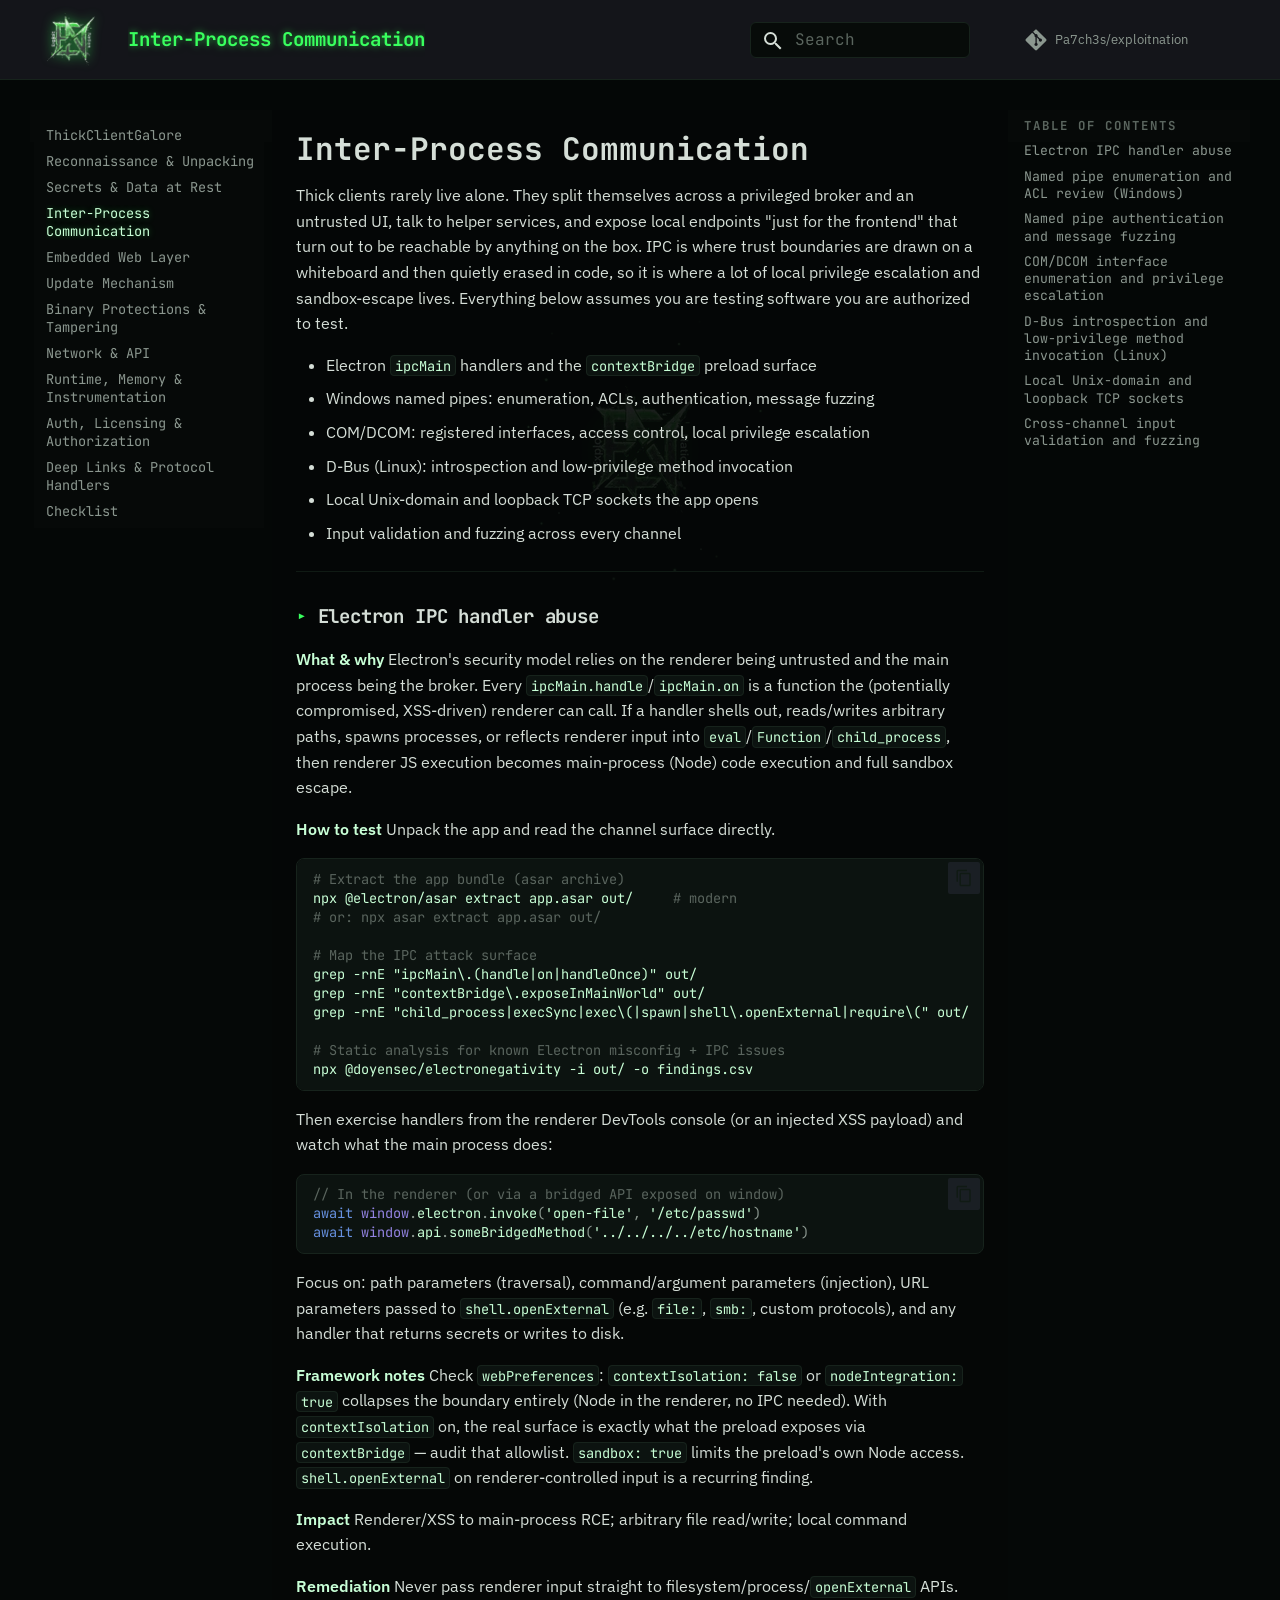
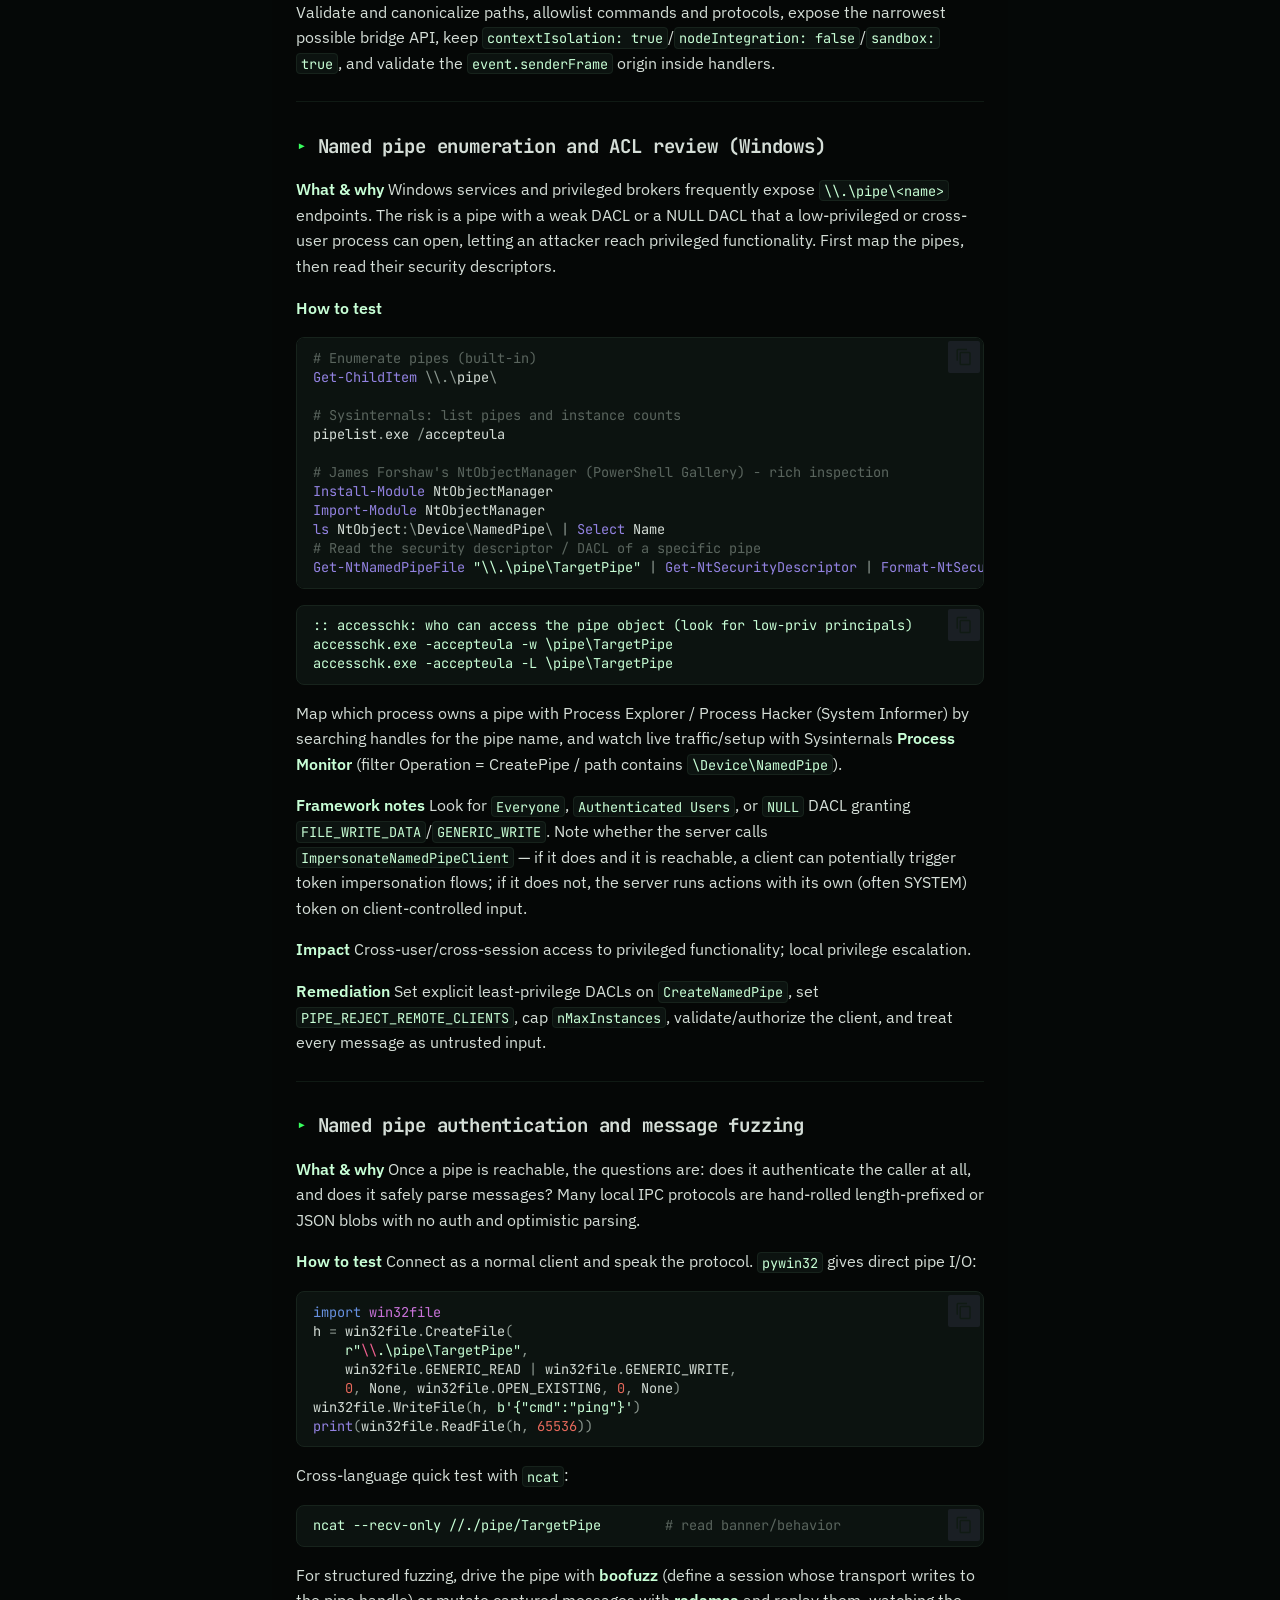
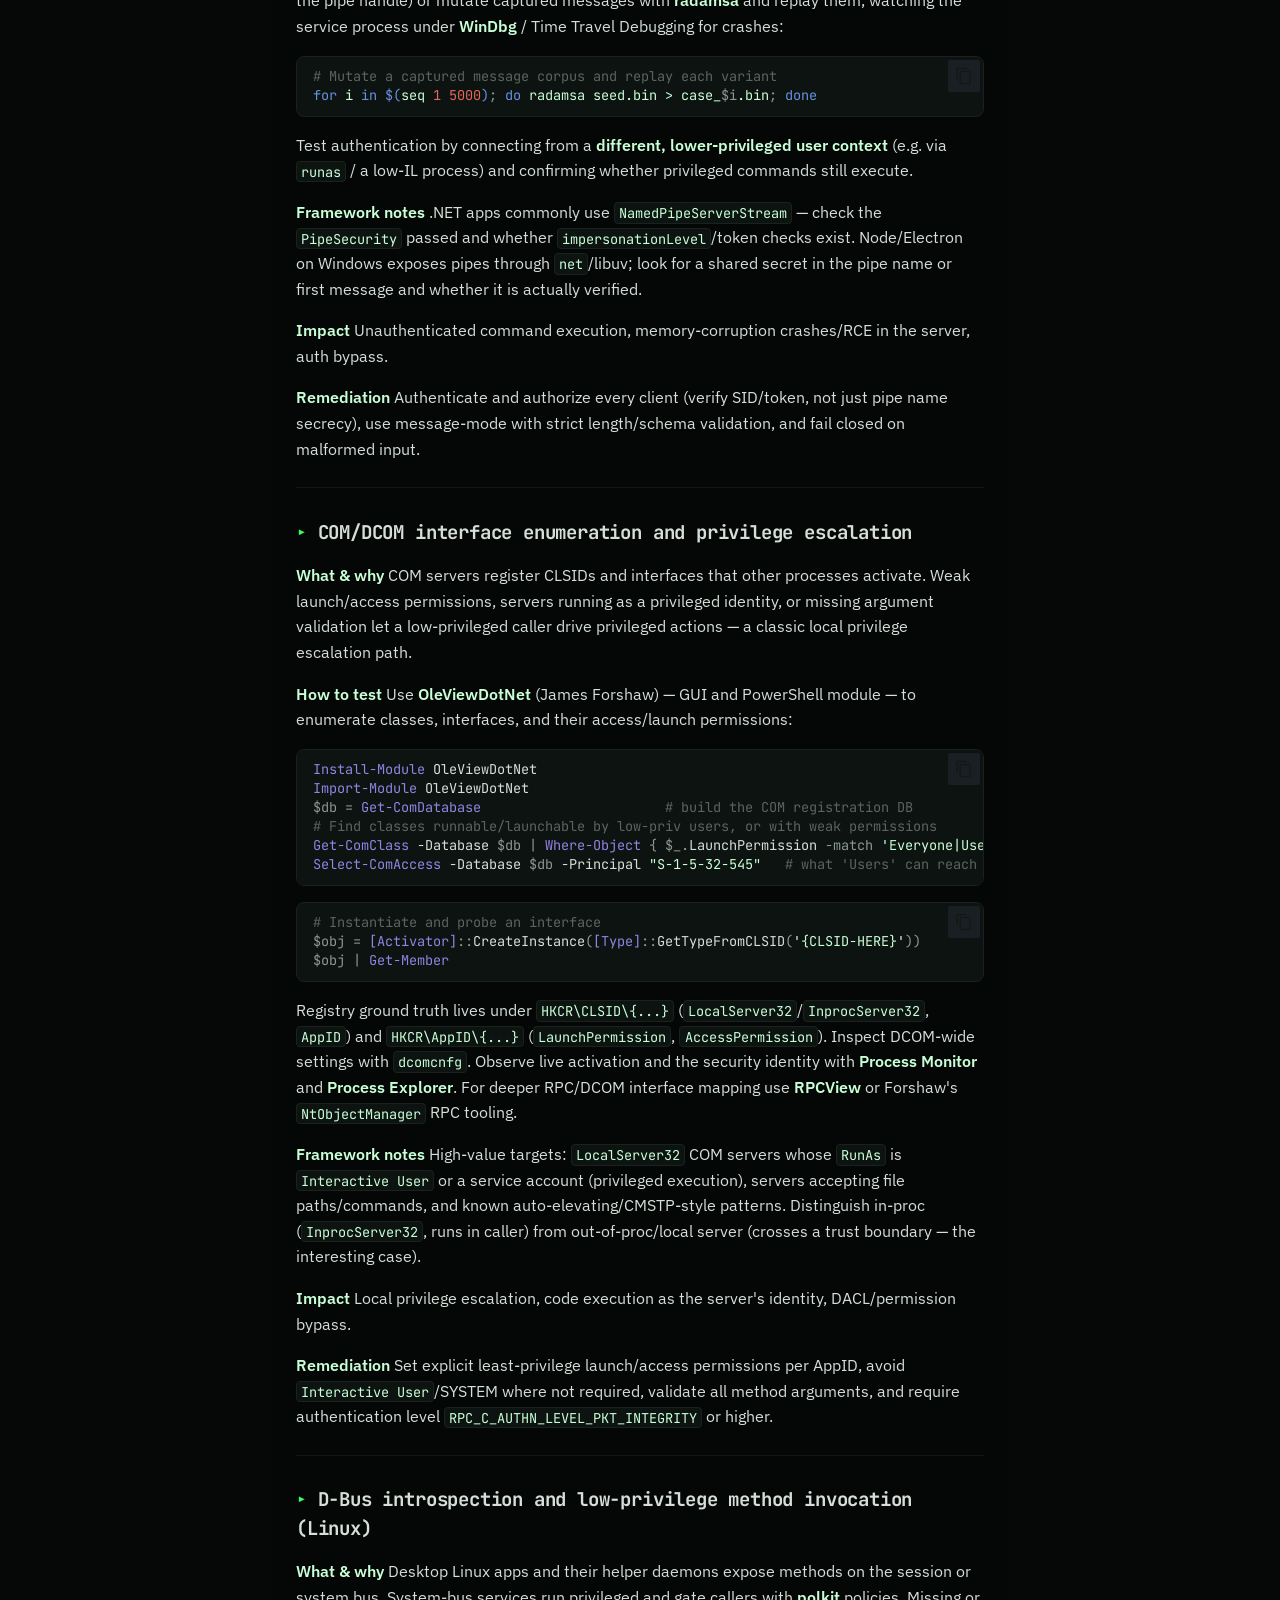
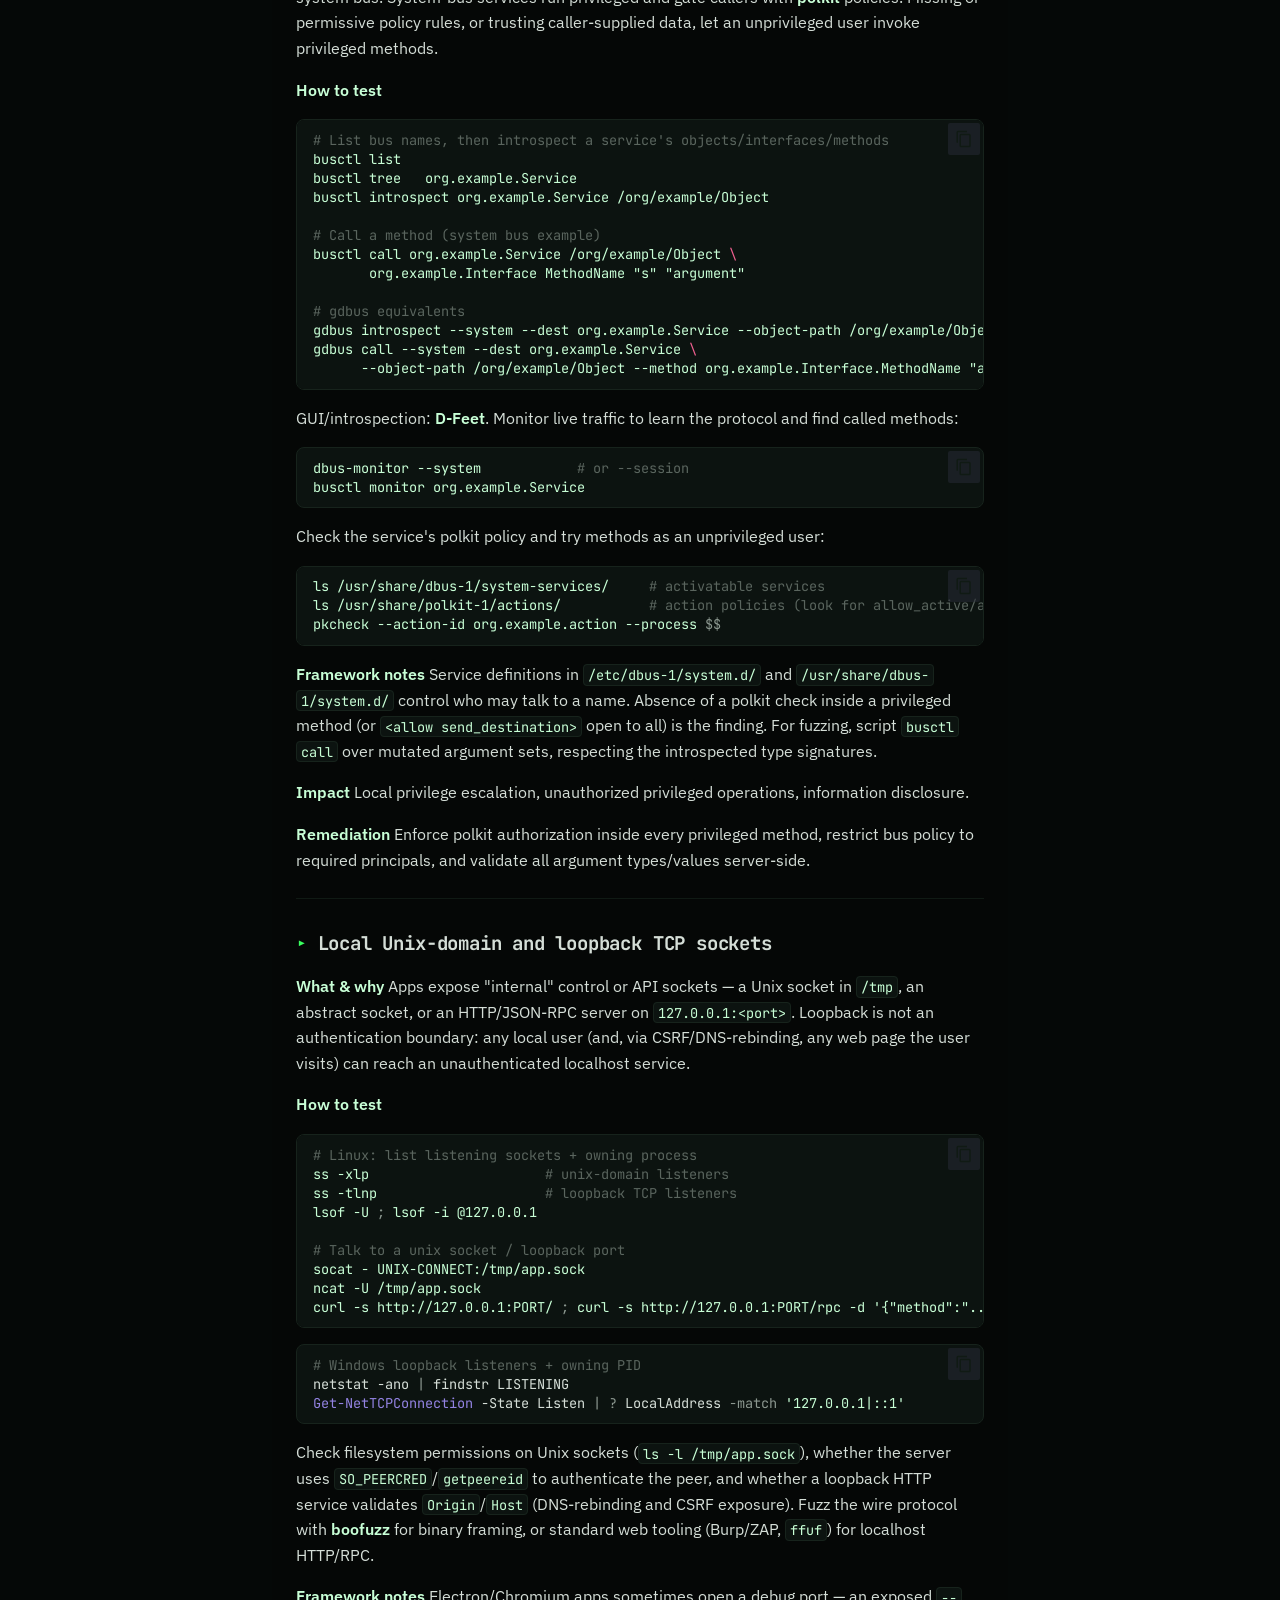
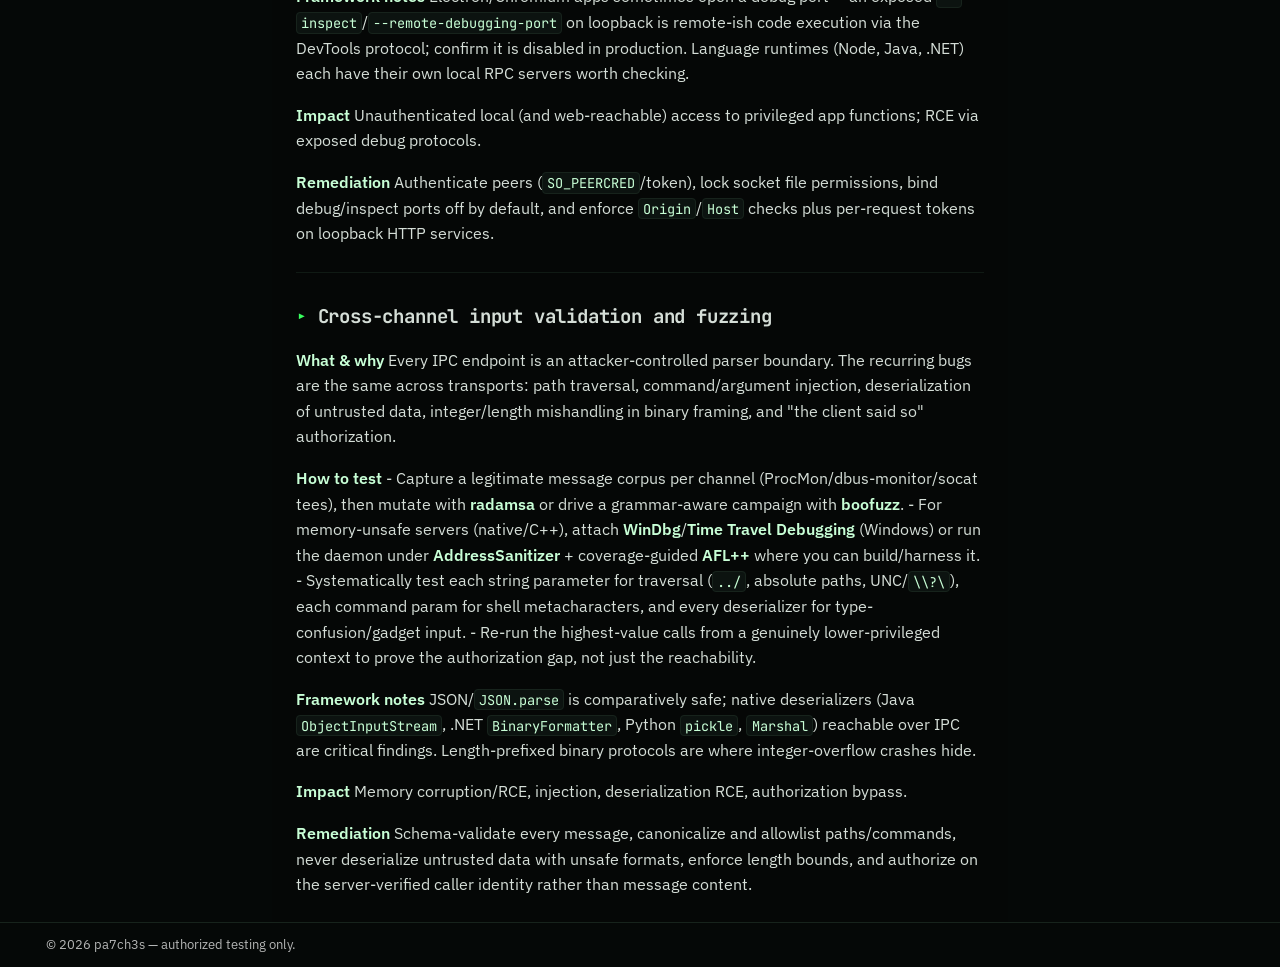
<file: ipc/index.html>
<!doctype html>
<html lang="en" class="no-js">
  <head>
    
      <meta charset="utf-8">
      <meta name="viewport" content="width=device-width,initial-scale=1">
      
        <meta name="description" content="The modern Hack The Planet reference. Book 01, ThickClientGalore.">
      
      
      
        <link rel="canonical" href="https://pa7ch3s.github.io/exploitnation/ipc/">
      
      
        <link rel="prev" href="../secrets-at-rest/">
      
      
        <link rel="next" href="../embedded-web-layer/">
      
      
        
      
      
      <link rel="icon" href="../assets/favicon.png">
      <meta name="generator" content="mkdocs-1.6.1, mkdocs-material-9.7.7">
    
    
      
        <title>Inter-Process Communication - Exploit Nation</title>
      
    
    
      <link rel="stylesheet" href="../assets/stylesheets/main.ec1eaa64.min.css">
      
        
        <link rel="stylesheet" href="../assets/stylesheets/palette.ab4e12ef.min.css">
      
      


    
    
      
    
    
      
        
        
        <link rel="preconnect" href="https://fonts.gstatic.com" crossorigin>
        <link rel="stylesheet" href="https://fonts.googleapis.com/css?family=IBM+Plex+Sans:300,300i,400,400i,700,700i%7CJetBrains+Mono:400,400i,700,700i&display=fallback">
        <style>:root{--md-text-font:"IBM Plex Sans";--md-code-font:"JetBrains Mono"}</style>
      
    
    
      <link rel="stylesheet" href="../stylesheets/exploit-nation.css">
    
    <script>__md_scope=new URL("..",location),__md_hash=e=>[...e].reduce(((e,_)=>(e<<5)-e+_.charCodeAt(0)),0),__md_get=(e,_=localStorage,t=__md_scope)=>JSON.parse(_.getItem(t.pathname+"."+e)),__md_set=(e,_,t=localStorage,a=__md_scope)=>{try{t.setItem(a.pathname+"."+e,JSON.stringify(_))}catch(e){}}</script>
    
      

    
    

<meta property="og:type" content="website">
<meta property="og:site_name" content="Exploit Nation">
<meta property="og:title" content="Inter-Process Communication">
<meta property="og:description" content="The modern Hack The Planet reference. Book 01, ThickClientGalore.">
<meta property="og:url" content="https://pa7ch3s.github.io/exploitnation/ipc/">
<meta property="og:image" content="https://pa7ch3s.github.io/exploitnation/assets/logo.png">
<meta property="og:image:width" content="805">
<meta property="og:image:height" content="891">
<meta name="twitter:card" content="summary_large_image">
<meta name="twitter:title" content="Inter-Process Communication">
<meta name="twitter:description" content="The modern Hack The Planet reference. Book 01, ThickClientGalore.">
<meta name="twitter:image" content="https://pa7ch3s.github.io/exploitnation/assets/logo.png">
<link rel="apple-touch-icon" href="https://pa7ch3s.github.io/exploitnation/assets/logo.png">

  </head>
  
  
    
    
    
    
    
    <body dir="ltr" data-md-color-scheme="slate" data-md-color-primary="black" data-md-color-accent="green">
  
    
    <input class="md-toggle" data-md-toggle="drawer" type="checkbox" id="__drawer" autocomplete="off">
    <input class="md-toggle" data-md-toggle="search" type="checkbox" id="__search" autocomplete="off">
    <label class="md-overlay" for="__drawer"></label>
    <div data-md-component="skip">
      
        
        <a href="#inter-process-communication" class="md-skip">
          Skip to content
        </a>
      
    </div>
    <div data-md-component="announce">
      
    </div>
    
    
      

  

<header class="md-header md-header--shadow" data-md-component="header">
  <nav class="md-header__inner md-grid" aria-label="Header">
    <a href=".." title="Exploit Nation" class="md-header__button md-logo" aria-label="Exploit Nation" data-md-component="logo">
      
  <img src="../assets/logo.png" alt="logo">

    </a>
    <label class="md-header__button md-icon" for="__drawer">
      
      <svg xmlns="http://www.w3.org/2000/svg" viewBox="0 0 24 24"><path d="M3 6h18v2H3zm0 5h18v2H3zm0 5h18v2H3z"/></svg>
    </label>
    <div class="md-header__title" data-md-component="header-title">
      <div class="md-header__ellipsis">
        <div class="md-header__topic">
          <span class="md-ellipsis">
            Exploit Nation
          </span>
        </div>
        <div class="md-header__topic" data-md-component="header-topic">
          <span class="md-ellipsis">
            
              Inter-Process Communication
            
          </span>
        </div>
      </div>
    </div>
    
      
    
    
    
    
      
      
        <label class="md-header__button md-icon" for="__search">
          
          <svg xmlns="http://www.w3.org/2000/svg" viewBox="0 0 24 24"><path d="M9.5 3A6.5 6.5 0 0 1 16 9.5c0 1.61-.59 3.09-1.56 4.23l.27.27h.79l5 5-1.5 1.5-5-5v-.79l-.27-.27A6.52 6.52 0 0 1 9.5 16 6.5 6.5 0 0 1 3 9.5 6.5 6.5 0 0 1 9.5 3m0 2C7 5 5 7 5 9.5S7 14 9.5 14 14 12 14 9.5 12 5 9.5 5"/></svg>
        </label>
        <div class="md-search" data-md-component="search" role="dialog">
  <label class="md-search__overlay" for="__search"></label>
  <div class="md-search__inner" role="search">
    <form class="md-search__form" name="search">
      <input type="text" class="md-search__input" name="query" aria-label="Search" placeholder="Search" autocapitalize="off" autocorrect="off" autocomplete="off" spellcheck="false" data-md-component="search-query" required>
      <label class="md-search__icon md-icon" for="__search">
        
        <svg xmlns="http://www.w3.org/2000/svg" viewBox="0 0 24 24"><path d="M9.5 3A6.5 6.5 0 0 1 16 9.5c0 1.61-.59 3.09-1.56 4.23l.27.27h.79l5 5-1.5 1.5-5-5v-.79l-.27-.27A6.52 6.52 0 0 1 9.5 16 6.5 6.5 0 0 1 3 9.5 6.5 6.5 0 0 1 9.5 3m0 2C7 5 5 7 5 9.5S7 14 9.5 14 14 12 14 9.5 12 5 9.5 5"/></svg>
        
        <svg xmlns="http://www.w3.org/2000/svg" viewBox="0 0 24 24"><path d="M20 11v2H8l5.5 5.5-1.42 1.42L4.16 12l7.92-7.92L13.5 5.5 8 11z"/></svg>
      </label>
      <nav class="md-search__options" aria-label="Search">
        
        <button type="reset" class="md-search__icon md-icon" title="Clear" aria-label="Clear" tabindex="-1">
          
          <svg xmlns="http://www.w3.org/2000/svg" viewBox="0 0 24 24"><path d="M19 6.41 17.59 5 12 10.59 6.41 5 5 6.41 10.59 12 5 17.59 6.41 19 12 13.41 17.59 19 19 17.59 13.41 12z"/></svg>
        </button>
      </nav>
      
        <div class="md-search__suggest" data-md-component="search-suggest"></div>
      
    </form>
    <div class="md-search__output">
      <div class="md-search__scrollwrap" tabindex="0" data-md-scrollfix>
        <div class="md-search-result" data-md-component="search-result">
          <div class="md-search-result__meta">
            Initializing search
          </div>
          <ol class="md-search-result__list" role="presentation"></ol>
        </div>
      </div>
    </div>
  </div>
</div>
      
    
    
      <div class="md-header__source">
        <a href="https://github.com/Pa7ch3s/exploitnation" title="Go to repository" class="md-source" data-md-component="source">
  <div class="md-source__icon md-icon">
    
    <svg xmlns="http://www.w3.org/2000/svg" viewBox="0 0 448 512"><!--! Font Awesome Free 7.1.0 by @fontawesome - https://fontawesome.com License - https://fontawesome.com/license/free (Icons: CC BY 4.0, Fonts: SIL OFL 1.1, Code: MIT License) Copyright 2025 Fonticons, Inc.--><path d="M439.6 236.1 244 40.5c-5.4-5.5-12.8-8.5-20.4-8.5s-15 3-20.4 8.4L162.5 81l51.5 51.5c27.1-9.1 52.7 16.8 43.4 43.7l49.7 49.7c34.2-11.8 61.2 31 35.5 56.7-26.5 26.5-70.2-2.9-56-37.3L240.3 199v121.9c25.3 12.5 22.3 41.8 9.1 55-6.4 6.4-15.2 10.1-24.3 10.1s-17.8-3.6-24.3-10.1c-17.6-17.6-11.1-46.9 11.2-56v-123c-20.8-8.5-24.6-30.7-18.6-45L142.6 101 8.5 235.1C3 240.6 0 247.9 0 255.5s3 15 8.5 20.4l195.6 195.7c5.4 5.4 12.7 8.4 20.4 8.4s15-3 20.4-8.4l194.7-194.7c5.4-5.4 8.4-12.8 8.4-20.4s-3-15-8.4-20.4"/></svg>
  </div>
  <div class="md-source__repository">
    Pa7ch3s/exploitnation
  </div>
</a>
      </div>
    
  </nav>
  
</header>
    
    <div class="md-container" data-md-component="container">
      
      
        
          
        
      
      <main class="md-main" data-md-component="main">
        <div class="md-main__inner md-grid">
          
            
              
              <div class="md-sidebar md-sidebar--primary" data-md-component="sidebar" data-md-type="navigation" >
                <div class="md-sidebar__scrollwrap">
                  <div class="md-sidebar__inner">
                    



<nav class="md-nav md-nav--primary" aria-label="Navigation" data-md-level="0">
  <label class="md-nav__title" for="__drawer">
    <a href=".." title="Exploit Nation" class="md-nav__button md-logo" aria-label="Exploit Nation" data-md-component="logo">
      
  <img src="../assets/logo.png" alt="logo">

    </a>
    Exploit Nation
  </label>
  
    <div class="md-nav__source">
      <a href="https://github.com/Pa7ch3s/exploitnation" title="Go to repository" class="md-source" data-md-component="source">
  <div class="md-source__icon md-icon">
    
    <svg xmlns="http://www.w3.org/2000/svg" viewBox="0 0 448 512"><!--! Font Awesome Free 7.1.0 by @fontawesome - https://fontawesome.com License - https://fontawesome.com/license/free (Icons: CC BY 4.0, Fonts: SIL OFL 1.1, Code: MIT License) Copyright 2025 Fonticons, Inc.--><path d="M439.6 236.1 244 40.5c-5.4-5.5-12.8-8.5-20.4-8.5s-15 3-20.4 8.4L162.5 81l51.5 51.5c27.1-9.1 52.7 16.8 43.4 43.7l49.7 49.7c34.2-11.8 61.2 31 35.5 56.7-26.5 26.5-70.2-2.9-56-37.3L240.3 199v121.9c25.3 12.5 22.3 41.8 9.1 55-6.4 6.4-15.2 10.1-24.3 10.1s-17.8-3.6-24.3-10.1c-17.6-17.6-11.1-46.9 11.2-56v-123c-20.8-8.5-24.6-30.7-18.6-45L142.6 101 8.5 235.1C3 240.6 0 247.9 0 255.5s3 15 8.5 20.4l195.6 195.7c5.4 5.4 12.7 8.4 20.4 8.4s15-3 20.4-8.4l194.7-194.7c5.4-5.4 8.4-12.8 8.4-20.4s-3-15-8.4-20.4"/></svg>
  </div>
  <div class="md-source__repository">
    Pa7ch3s/exploitnation
  </div>
</a>
    </div>
  
  <ul class="md-nav__list" data-md-scrollfix>
    
      
      
  
  
  
  
    <li class="md-nav__item">
      <a href=".." class="md-nav__link">
        
  
  
  <span class="md-ellipsis">
    
  
    ThickClientGalore
  

    
  </span>
  
  

      </a>
    </li>
  

    
      
      
  
  
  
  
    <li class="md-nav__item">
      <a href="../recon-and-unpacking/" class="md-nav__link">
        
  
  
  <span class="md-ellipsis">
    
  
    Reconnaissance & Unpacking
  

    
  </span>
  
  

      </a>
    </li>
  

    
      
      
  
  
  
  
    <li class="md-nav__item">
      <a href="../secrets-at-rest/" class="md-nav__link">
        
  
  
  <span class="md-ellipsis">
    
  
    Secrets & Data at Rest
  

    
  </span>
  
  

      </a>
    </li>
  

    
      
      
  
  
    
  
  
  
    <li class="md-nav__item md-nav__item--active">
      
      <input class="md-nav__toggle md-toggle" type="checkbox" id="__toc">
      
      
        
      
      
        <label class="md-nav__link md-nav__link--active" for="__toc">
          
  
  
  <span class="md-ellipsis">
    
  
    Inter-Process Communication
  

    
  </span>
  
  

          <span class="md-nav__icon md-icon"></span>
        </label>
      
      <a href="./" class="md-nav__link md-nav__link--active">
        
  
  
  <span class="md-ellipsis">
    
  
    Inter-Process Communication
  

    
  </span>
  
  

      </a>
      
        

<nav class="md-nav md-nav--secondary" aria-label="Table of contents">
  
  
  
    
  
  
    <label class="md-nav__title" for="__toc">
      <span class="md-nav__icon md-icon"></span>
      Table of contents
    </label>
    <ul class="md-nav__list" data-md-component="toc" data-md-scrollfix>
      
        <li class="md-nav__item">
  <a href="#electron-ipc-handler-abuse" class="md-nav__link">
    <span class="md-ellipsis">
      
        Electron IPC handler abuse
      
    </span>
  </a>
  
</li>
      
        <li class="md-nav__item">
  <a href="#named-pipe-enumeration-and-acl-review-windows" class="md-nav__link">
    <span class="md-ellipsis">
      
        Named pipe enumeration and ACL review (Windows)
      
    </span>
  </a>
  
</li>
      
        <li class="md-nav__item">
  <a href="#named-pipe-authentication-and-message-fuzzing" class="md-nav__link">
    <span class="md-ellipsis">
      
        Named pipe authentication and message fuzzing
      
    </span>
  </a>
  
</li>
      
        <li class="md-nav__item">
  <a href="#comdcom-interface-enumeration-and-privilege-escalation" class="md-nav__link">
    <span class="md-ellipsis">
      
        COM/DCOM interface enumeration and privilege escalation
      
    </span>
  </a>
  
</li>
      
        <li class="md-nav__item">
  <a href="#d-bus-introspection-and-low-privilege-method-invocation-linux" class="md-nav__link">
    <span class="md-ellipsis">
      
        D-Bus introspection and low-privilege method invocation (Linux)
      
    </span>
  </a>
  
</li>
      
        <li class="md-nav__item">
  <a href="#local-unix-domain-and-loopback-tcp-sockets" class="md-nav__link">
    <span class="md-ellipsis">
      
        Local Unix-domain and loopback TCP sockets
      
    </span>
  </a>
  
</li>
      
        <li class="md-nav__item">
  <a href="#cross-channel-input-validation-and-fuzzing" class="md-nav__link">
    <span class="md-ellipsis">
      
        Cross-channel input validation and fuzzing
      
    </span>
  </a>
  
</li>
      
    </ul>
  
</nav>
      
    </li>
  

    
      
      
  
  
  
  
    <li class="md-nav__item">
      <a href="../embedded-web-layer/" class="md-nav__link">
        
  
  
  <span class="md-ellipsis">
    
  
    Embedded Web Layer
  

    
  </span>
  
  

      </a>
    </li>
  

    
      
      
  
  
  
  
    <li class="md-nav__item">
      <a href="../update-mechanism/" class="md-nav__link">
        
  
  
  <span class="md-ellipsis">
    
  
    Update Mechanism
  

    
  </span>
  
  

      </a>
    </li>
  

    
      
      
  
  
  
  
    <li class="md-nav__item">
      <a href="../binary-and-tampering/" class="md-nav__link">
        
  
  
  <span class="md-ellipsis">
    
  
    Binary Protections & Tampering
  

    
  </span>
  
  

      </a>
    </li>
  

    
      
      
  
  
  
  
    <li class="md-nav__item">
      <a href="../network-and-api/" class="md-nav__link">
        
  
  
  <span class="md-ellipsis">
    
  
    Network & API
  

    
  </span>
  
  

      </a>
    </li>
  

    
      
      
  
  
  
  
    <li class="md-nav__item">
      <a href="../runtime-and-memory/" class="md-nav__link">
        
  
  
  <span class="md-ellipsis">
    
  
    Runtime, Memory & Instrumentation
  

    
  </span>
  
  

      </a>
    </li>
  

    
      
      
  
  
  
  
    <li class="md-nav__item">
      <a href="../auth-licensing-authz/" class="md-nav__link">
        
  
  
  <span class="md-ellipsis">
    
  
    Auth, Licensing & Authorization
  

    
  </span>
  
  

      </a>
    </li>
  

    
      
      
  
  
  
  
    <li class="md-nav__item">
      <a href="../deep-links-and-protocol-handlers/" class="md-nav__link">
        
  
  
  <span class="md-ellipsis">
    
  
    Deep Links & Protocol Handlers
  

    
  </span>
  
  

      </a>
    </li>
  

    
      
      
  
  
  
  
    <li class="md-nav__item">
      <a href="../CHECKLIST/" class="md-nav__link">
        
  
  
  <span class="md-ellipsis">
    
  
    Checklist
  

    
  </span>
  
  

      </a>
    </li>
  

    
  </ul>
</nav>
                  </div>
                </div>
              </div>
            
            
              
              <div class="md-sidebar md-sidebar--secondary" data-md-component="sidebar" data-md-type="toc" >
                <div class="md-sidebar__scrollwrap">
                  <div class="md-sidebar__inner">
                    

<nav class="md-nav md-nav--secondary" aria-label="Table of contents">
  
  
  
    
  
  
    <label class="md-nav__title" for="__toc">
      <span class="md-nav__icon md-icon"></span>
      Table of contents
    </label>
    <ul class="md-nav__list" data-md-component="toc" data-md-scrollfix>
      
        <li class="md-nav__item">
  <a href="#electron-ipc-handler-abuse" class="md-nav__link">
    <span class="md-ellipsis">
      
        Electron IPC handler abuse
      
    </span>
  </a>
  
</li>
      
        <li class="md-nav__item">
  <a href="#named-pipe-enumeration-and-acl-review-windows" class="md-nav__link">
    <span class="md-ellipsis">
      
        Named pipe enumeration and ACL review (Windows)
      
    </span>
  </a>
  
</li>
      
        <li class="md-nav__item">
  <a href="#named-pipe-authentication-and-message-fuzzing" class="md-nav__link">
    <span class="md-ellipsis">
      
        Named pipe authentication and message fuzzing
      
    </span>
  </a>
  
</li>
      
        <li class="md-nav__item">
  <a href="#comdcom-interface-enumeration-and-privilege-escalation" class="md-nav__link">
    <span class="md-ellipsis">
      
        COM/DCOM interface enumeration and privilege escalation
      
    </span>
  </a>
  
</li>
      
        <li class="md-nav__item">
  <a href="#d-bus-introspection-and-low-privilege-method-invocation-linux" class="md-nav__link">
    <span class="md-ellipsis">
      
        D-Bus introspection and low-privilege method invocation (Linux)
      
    </span>
  </a>
  
</li>
      
        <li class="md-nav__item">
  <a href="#local-unix-domain-and-loopback-tcp-sockets" class="md-nav__link">
    <span class="md-ellipsis">
      
        Local Unix-domain and loopback TCP sockets
      
    </span>
  </a>
  
</li>
      
        <li class="md-nav__item">
  <a href="#cross-channel-input-validation-and-fuzzing" class="md-nav__link">
    <span class="md-ellipsis">
      
        Cross-channel input validation and fuzzing
      
    </span>
  </a>
  
</li>
      
    </ul>
  
</nav>
                  </div>
                </div>
              </div>
            
          
          
            <div class="md-content" data-md-component="content">
              
              <article class="md-content__inner md-typeset">
                
                  


  
  


<h1 id="inter-process-communication">Inter-Process Communication<a class="headerlink" href="#inter-process-communication" title="Permanent link">&para;</a></h1>
<p>Thick clients rarely live alone. They split themselves across a privileged broker and an untrusted UI, talk to helper services, and expose local endpoints "just for the frontend" that turn out to be reachable by anything on the box. IPC is where trust boundaries are drawn on a whiteboard and then quietly erased in code, so it is where a lot of local privilege escalation and sandbox-escape lives. Everything below assumes you are testing software you are authorized to test.</p>
<ul>
<li>Electron <code>ipcMain</code> handlers and the <code>contextBridge</code> preload surface</li>
<li>Windows named pipes: enumeration, ACLs, authentication, message fuzzing</li>
<li>COM/DCOM: registered interfaces, access control, local privilege escalation</li>
<li>D-Bus (Linux): introspection and low-privilege method invocation</li>
<li>Local Unix-domain and loopback TCP sockets the app opens</li>
<li>Input validation and fuzzing across every channel</li>
</ul>
<hr />
<h3 id="electron-ipc-handler-abuse">Electron IPC handler abuse<a class="headerlink" href="#electron-ipc-handler-abuse" title="Permanent link">&para;</a></h3>
<p><strong>What &amp; why</strong>
Electron's security model relies on the renderer being untrusted and the main process being the broker. Every <code>ipcMain.handle</code>/<code>ipcMain.on</code> is a function the (potentially compromised, XSS-driven) renderer can call. If a handler shells out, reads/writes arbitrary paths, spawns processes, or reflects renderer input into <code>eval</code>/<code>Function</code>/<code>child_process</code>, then renderer JS execution becomes main-process (Node) code execution and full sandbox escape.</p>
<p><strong>How to test</strong>
Unpack the app and read the channel surface directly.</p>
<div class="highlight"><pre><span></span><code><a id="__codelineno-0-1" name="__codelineno-0-1" href="#__codelineno-0-1"></a><span class="c1"># Extract the app bundle (asar archive)</span>
<a id="__codelineno-0-2" name="__codelineno-0-2" href="#__codelineno-0-2"></a>npx<span class="w"> </span>@electron/asar<span class="w"> </span>extract<span class="w"> </span>app.asar<span class="w"> </span>out/<span class="w">     </span><span class="c1"># modern</span>
<a id="__codelineno-0-3" name="__codelineno-0-3" href="#__codelineno-0-3"></a><span class="c1"># or: npx asar extract app.asar out/</span>
<a id="__codelineno-0-4" name="__codelineno-0-4" href="#__codelineno-0-4"></a>
<a id="__codelineno-0-5" name="__codelineno-0-5" href="#__codelineno-0-5"></a><span class="c1"># Map the IPC attack surface</span>
<a id="__codelineno-0-6" name="__codelineno-0-6" href="#__codelineno-0-6"></a>grep<span class="w"> </span>-rnE<span class="w"> </span><span class="s2">"ipcMain\.(handle|on|handleOnce)"</span><span class="w"> </span>out/
<a id="__codelineno-0-7" name="__codelineno-0-7" href="#__codelineno-0-7"></a>grep<span class="w"> </span>-rnE<span class="w"> </span><span class="s2">"contextBridge\.exposeInMainWorld"</span><span class="w"> </span>out/
<a id="__codelineno-0-8" name="__codelineno-0-8" href="#__codelineno-0-8"></a>grep<span class="w"> </span>-rnE<span class="w"> </span><span class="s2">"child_process|execSync|exec\(|spawn|shell\.openExternal|require\("</span><span class="w"> </span>out/
<a id="__codelineno-0-9" name="__codelineno-0-9" href="#__codelineno-0-9"></a>
<a id="__codelineno-0-10" name="__codelineno-0-10" href="#__codelineno-0-10"></a><span class="c1"># Static analysis for known Electron misconfig + IPC issues</span>
<a id="__codelineno-0-11" name="__codelineno-0-11" href="#__codelineno-0-11"></a>npx<span class="w"> </span>@doyensec/electronegativity<span class="w"> </span>-i<span class="w"> </span>out/<span class="w"> </span>-o<span class="w"> </span>findings.csv
</code></pre></div>
<p>Then exercise handlers from the renderer DevTools console (or an injected XSS payload) and watch what the main process does:</p>
<div class="highlight"><pre><span></span><code><a id="__codelineno-1-1" name="__codelineno-1-1" href="#__codelineno-1-1"></a><span class="c1">// In the renderer (or via a bridged API exposed on window)</span>
<a id="__codelineno-1-2" name="__codelineno-1-2" href="#__codelineno-1-2"></a><span class="k">await</span><span class="w"> </span><span class="nb">window</span><span class="p">.</span><span class="nx">electron</span><span class="p">.</span><span class="nx">invoke</span><span class="p">(</span><span class="s1">'open-file'</span><span class="p">,</span><span class="w"> </span><span class="s1">'/etc/passwd'</span><span class="p">)</span>
<a id="__codelineno-1-3" name="__codelineno-1-3" href="#__codelineno-1-3"></a><span class="k">await</span><span class="w"> </span><span class="nb">window</span><span class="p">.</span><span class="nx">api</span><span class="p">.</span><span class="nx">someBridgedMethod</span><span class="p">(</span><span class="s1">'../../../../etc/hostname'</span><span class="p">)</span>
</code></pre></div>
<p>Focus on: path parameters (traversal), command/argument parameters (injection), URL parameters passed to <code>shell.openExternal</code> (e.g. <code>file:</code>, <code>smb:</code>, custom protocols), and any handler that returns secrets or writes to disk.</p>
<p><strong>Framework notes</strong>
Check <code>webPreferences</code>: <code>contextIsolation: false</code> or <code>nodeIntegration: true</code> collapses the boundary entirely (Node in the renderer, no IPC needed). With <code>contextIsolation</code> on, the real surface is exactly what the preload exposes via <code>contextBridge</code> — audit that allowlist. <code>sandbox: true</code> limits the preload's own Node access. <code>shell.openExternal</code> on renderer-controlled input is a recurring finding.</p>
<p><strong>Impact</strong> Renderer/XSS to main-process RCE; arbitrary file read/write; local command execution.</p>
<p><strong>Remediation</strong> Never pass renderer input straight to filesystem/process/<code>openExternal</code> APIs. Validate and canonicalize paths, allowlist commands and protocols, expose the narrowest possible bridge API, keep <code>contextIsolation: true</code>/<code>nodeIntegration: false</code>/<code>sandbox: true</code>, and validate the <code>event.senderFrame</code> origin inside handlers.</p>
<hr />
<h3 id="named-pipe-enumeration-and-acl-review-windows">Named pipe enumeration and ACL review (Windows)<a class="headerlink" href="#named-pipe-enumeration-and-acl-review-windows" title="Permanent link">&para;</a></h3>
<p><strong>What &amp; why</strong>
Windows services and privileged brokers frequently expose <code>\\.\pipe\&lt;name&gt;</code> endpoints. The risk is a pipe with a weak DACL or a NULL DACL that a low-privileged or cross-user process can open, letting an attacker reach privileged functionality. First map the pipes, then read their security descriptors.</p>
<p><strong>How to test</strong>
<div class="highlight"><pre><span></span><code><a id="__codelineno-2-1" name="__codelineno-2-1" href="#__codelineno-2-1"></a><span class="c"># Enumerate pipes (built-in)</span>
<a id="__codelineno-2-2" name="__codelineno-2-2" href="#__codelineno-2-2"></a><span class="nb">Get-ChildItem</span> <span class="p">\\.\</span><span class="n">pipe</span><span class="p">\</span>
<a id="__codelineno-2-3" name="__codelineno-2-3" href="#__codelineno-2-3"></a>
<a id="__codelineno-2-4" name="__codelineno-2-4" href="#__codelineno-2-4"></a><span class="c"># Sysinternals: list pipes and instance counts</span>
<a id="__codelineno-2-5" name="__codelineno-2-5" href="#__codelineno-2-5"></a><span class="n">pipelist</span><span class="p">.</span><span class="n">exe</span> <span class="p">/</span><span class="n">accepteula</span>
<a id="__codelineno-2-6" name="__codelineno-2-6" href="#__codelineno-2-6"></a>
<a id="__codelineno-2-7" name="__codelineno-2-7" href="#__codelineno-2-7"></a><span class="c"># James Forshaw's NtObjectManager (PowerShell Gallery) - rich inspection</span>
<a id="__codelineno-2-8" name="__codelineno-2-8" href="#__codelineno-2-8"></a><span class="nb">Install-Module</span> <span class="n">NtObjectManager</span>
<a id="__codelineno-2-9" name="__codelineno-2-9" href="#__codelineno-2-9"></a><span class="nb">Import-Module</span> <span class="n">NtObjectManager</span>
<a id="__codelineno-2-10" name="__codelineno-2-10" href="#__codelineno-2-10"></a><span class="nb">ls </span><span class="n">NtObject</span><span class="p">:\</span><span class="n">Device</span><span class="p">\</span><span class="n">NamedPipe</span><span class="p">\</span> <span class="p">|</span> <span class="nb">Select </span><span class="n">Name</span>
<a id="__codelineno-2-11" name="__codelineno-2-11" href="#__codelineno-2-11"></a><span class="c"># Read the security descriptor / DACL of a specific pipe</span>
<a id="__codelineno-2-12" name="__codelineno-2-12" href="#__codelineno-2-12"></a><span class="nb">Get-NtNamedPipeFile</span> <span class="s2">"\\.\pipe\TargetPipe"</span> <span class="p">|</span> <span class="nb">Get-NtSecurityDescriptor</span> <span class="p">|</span> <span class="nb">Format-NtSecurityDescriptor</span>
</code></pre></div></p>
<div class="highlight"><pre><span></span><code><a id="__codelineno-3-1" name="__codelineno-3-1" href="#__codelineno-3-1"></a>:: accesschk: who can access the pipe object (look for low-priv principals)
<a id="__codelineno-3-2" name="__codelineno-3-2" href="#__codelineno-3-2"></a>accesschk.exe -accepteula -w \pipe\TargetPipe
<a id="__codelineno-3-3" name="__codelineno-3-3" href="#__codelineno-3-3"></a>accesschk.exe -accepteula -L \pipe\TargetPipe
</code></pre></div>
<p>Map which process owns a pipe with Process Explorer / Process Hacker (System Informer) by searching handles for the pipe name, and watch live traffic/setup with Sysinternals <strong>Process Monitor</strong> (filter Operation = CreatePipe / path contains <code>\Device\NamedPipe</code>).</p>
<p><strong>Framework notes</strong>
Look for <code>Everyone</code>, <code>Authenticated Users</code>, or <code>NULL</code> DACL granting <code>FILE_WRITE_DATA</code>/<code>GENERIC_WRITE</code>. Note whether the server calls <code>ImpersonateNamedPipeClient</code> — if it does and it is reachable, a client can potentially trigger token impersonation flows; if it does not, the server runs actions with its own (often SYSTEM) token on client-controlled input.</p>
<p><strong>Impact</strong> Cross-user/cross-session access to privileged functionality; local privilege escalation.</p>
<p><strong>Remediation</strong> Set explicit least-privilege DACLs on <code>CreateNamedPipe</code>, set <code>PIPE_REJECT_REMOTE_CLIENTS</code>, cap <code>nMaxInstances</code>, validate/authorize the client, and treat every message as untrusted input.</p>
<hr />
<h3 id="named-pipe-authentication-and-message-fuzzing">Named pipe authentication and message fuzzing<a class="headerlink" href="#named-pipe-authentication-and-message-fuzzing" title="Permanent link">&para;</a></h3>
<p><strong>What &amp; why</strong>
Once a pipe is reachable, the questions are: does it authenticate the caller at all, and does it safely parse messages? Many local IPC protocols are hand-rolled length-prefixed or JSON blobs with no auth and optimistic parsing.</p>
<p><strong>How to test</strong>
Connect as a normal client and speak the protocol. <code>pywin32</code> gives direct pipe I/O:</p>
<div class="highlight"><pre><span></span><code><a id="__codelineno-4-1" name="__codelineno-4-1" href="#__codelineno-4-1"></a><span class="kn">import</span><span class="w"> </span><span class="nn">win32file</span>
<a id="__codelineno-4-2" name="__codelineno-4-2" href="#__codelineno-4-2"></a><span class="n">h</span> <span class="o">=</span> <span class="n">win32file</span><span class="o">.</span><span class="n">CreateFile</span><span class="p">(</span>
<a id="__codelineno-4-3" name="__codelineno-4-3" href="#__codelineno-4-3"></a>    <span class="sa">r</span><span class="s2">"</span><span class="se">\\</span><span class="s2">.\pipe\TargetPipe"</span><span class="p">,</span>
<a id="__codelineno-4-4" name="__codelineno-4-4" href="#__codelineno-4-4"></a>    <span class="n">win32file</span><span class="o">.</span><span class="n">GENERIC_READ</span> <span class="o">|</span> <span class="n">win32file</span><span class="o">.</span><span class="n">GENERIC_WRITE</span><span class="p">,</span>
<a id="__codelineno-4-5" name="__codelineno-4-5" href="#__codelineno-4-5"></a>    <span class="mi">0</span><span class="p">,</span> <span class="kc">None</span><span class="p">,</span> <span class="n">win32file</span><span class="o">.</span><span class="n">OPEN_EXISTING</span><span class="p">,</span> <span class="mi">0</span><span class="p">,</span> <span class="kc">None</span><span class="p">)</span>
<a id="__codelineno-4-6" name="__codelineno-4-6" href="#__codelineno-4-6"></a><span class="n">win32file</span><span class="o">.</span><span class="n">WriteFile</span><span class="p">(</span><span class="n">h</span><span class="p">,</span> <span class="sa">b</span><span class="s1">'{"cmd":"ping"}'</span><span class="p">)</span>
<a id="__codelineno-4-7" name="__codelineno-4-7" href="#__codelineno-4-7"></a><span class="nb">print</span><span class="p">(</span><span class="n">win32file</span><span class="o">.</span><span class="n">ReadFile</span><span class="p">(</span><span class="n">h</span><span class="p">,</span> <span class="mi">65536</span><span class="p">))</span>
</code></pre></div>
<p>Cross-language quick test with <code>ncat</code>:</p>
<div class="highlight"><pre><span></span><code><a id="__codelineno-5-1" name="__codelineno-5-1" href="#__codelineno-5-1"></a>ncat<span class="w"> </span>--recv-only<span class="w"> </span>//./pipe/TargetPipe<span class="w">        </span><span class="c1"># read banner/behavior</span>
</code></pre></div>
<p>For structured fuzzing, drive the pipe with <strong>boofuzz</strong> (define a session whose transport writes to the pipe handle) or mutate captured messages with <strong>radamsa</strong> and replay them, watching the service process under <strong>WinDbg</strong> / Time Travel Debugging for crashes:</p>
<div class="highlight"><pre><span></span><code><a id="__codelineno-6-1" name="__codelineno-6-1" href="#__codelineno-6-1"></a><span class="c1"># Mutate a captured message corpus and replay each variant</span>
<a id="__codelineno-6-2" name="__codelineno-6-2" href="#__codelineno-6-2"></a><span class="k">for</span><span class="w"> </span>i<span class="w"> </span><span class="k">in</span><span class="w"> </span><span class="k">$(</span>seq<span class="w"> </span><span class="m">1</span><span class="w"> </span><span class="m">5000</span><span class="k">)</span><span class="p">;</span><span class="w"> </span><span class="k">do</span><span class="w"> </span>radamsa<span class="w"> </span>seed.bin<span class="w"> </span>&gt;<span class="w"> </span>case_<span class="nv">$i</span>.bin<span class="p">;</span><span class="w"> </span><span class="k">done</span>
</code></pre></div>
<p>Test authentication by connecting from a <strong>different, lower-privileged user context</strong> (e.g. via <code>runas</code> / a low-IL process) and confirming whether privileged commands still execute.</p>
<p><strong>Framework notes</strong>
.NET apps commonly use <code>NamedPipeServerStream</code> — check the <code>PipeSecurity</code> passed and whether <code>impersonationLevel</code>/token checks exist. Node/Electron on Windows exposes pipes through <code>net</code>/libuv; look for a shared secret in the pipe name or first message and whether it is actually verified.</p>
<p><strong>Impact</strong> Unauthenticated command execution, memory-corruption crashes/RCE in the server, auth bypass.</p>
<p><strong>Remediation</strong> Authenticate and authorize every client (verify SID/token, not just pipe name secrecy), use message-mode with strict length/schema validation, and fail closed on malformed input.</p>
<hr />
<h3 id="comdcom-interface-enumeration-and-privilege-escalation">COM/DCOM interface enumeration and privilege escalation<a class="headerlink" href="#comdcom-interface-enumeration-and-privilege-escalation" title="Permanent link">&para;</a></h3>
<p><strong>What &amp; why</strong>
COM servers register CLSIDs and interfaces that other processes activate. Weak launch/access permissions, servers running as a privileged identity, or missing argument validation let a low-privileged caller drive privileged actions — a classic local privilege escalation path.</p>
<p><strong>How to test</strong>
Use <strong>OleViewDotNet</strong> (James Forshaw) — GUI and PowerShell module — to enumerate classes, interfaces, and their access/launch permissions:</p>
<div class="highlight"><pre><span></span><code><a id="__codelineno-7-1" name="__codelineno-7-1" href="#__codelineno-7-1"></a><span class="nb">Install-Module</span> <span class="n">OleViewDotNet</span>
<a id="__codelineno-7-2" name="__codelineno-7-2" href="#__codelineno-7-2"></a><span class="nb">Import-Module</span> <span class="n">OleViewDotNet</span>
<a id="__codelineno-7-3" name="__codelineno-7-3" href="#__codelineno-7-3"></a><span class="nv">$db</span> <span class="p">=</span> <span class="nb">Get-ComDatabase</span>                       <span class="c"># build the COM registration DB</span>
<a id="__codelineno-7-4" name="__codelineno-7-4" href="#__codelineno-7-4"></a><span class="c"># Find classes runnable/launchable by low-priv users, or with weak permissions</span>
<a id="__codelineno-7-5" name="__codelineno-7-5" href="#__codelineno-7-5"></a><span class="nb">Get-ComClass</span> <span class="n">-Database</span> <span class="nv">$db</span> <span class="p">|</span> <span class="nb">Where-Object</span> <span class="p">{</span> <span class="nv">$_</span><span class="p">.</span><span class="n">LaunchPermission</span> <span class="o">-match</span> <span class="s1">'Everyone|Users'</span> <span class="p">}</span>
<a id="__codelineno-7-6" name="__codelineno-7-6" href="#__codelineno-7-6"></a><span class="nb">Select-ComAccess</span> <span class="n">-Database</span> <span class="nv">$db</span> <span class="n">-Principal</span> <span class="s2">"S-1-5-32-545"</span>   <span class="c"># what 'Users' can reach</span>
</code></pre></div>
<div class="highlight"><pre><span></span><code><a id="__codelineno-8-1" name="__codelineno-8-1" href="#__codelineno-8-1"></a><span class="c"># Instantiate and probe an interface</span>
<a id="__codelineno-8-2" name="__codelineno-8-2" href="#__codelineno-8-2"></a><span class="nv">$obj</span> <span class="p">=</span> <span class="no">[Activator]</span><span class="p">::</span><span class="n">CreateInstance</span><span class="p">(</span><span class="no">[Type]</span><span class="p">::</span><span class="n">GetTypeFromCLSID</span><span class="p">(</span><span class="s1">'{CLSID-HERE}'</span><span class="p">))</span>
<a id="__codelineno-8-3" name="__codelineno-8-3" href="#__codelineno-8-3"></a><span class="nv">$obj</span> <span class="p">|</span> <span class="nb">Get-Member</span>
</code></pre></div>
<p>Registry ground truth lives under <code>HKCR\CLSID\{...}</code> (<code>LocalServer32</code>/<code>InprocServer32</code>, <code>AppID</code>) and <code>HKCR\AppID\{...}</code> (<code>LaunchPermission</code>, <code>AccessPermission</code>). Inspect DCOM-wide settings with <code>dcomcnfg</code>. Observe live activation and the security identity with <strong>Process Monitor</strong> and <strong>Process Explorer</strong>. For deeper RPC/DCOM interface mapping use <strong>RPCView</strong> or Forshaw's <code>NtObjectManager</code> RPC tooling.</p>
<p><strong>Framework notes</strong>
High-value targets: <code>LocalServer32</code> COM servers whose <code>RunAs</code> is <code>Interactive User</code> or a service account (privileged execution), servers accepting file paths/commands, and known auto-elevating/CMSTP-style patterns. Distinguish in-proc (<code>InprocServer32</code>, runs in caller) from out-of-proc/local server (crosses a trust boundary — the interesting case).</p>
<p><strong>Impact</strong> Local privilege escalation, code execution as the server's identity, DACL/permission bypass.</p>
<p><strong>Remediation</strong> Set explicit least-privilege launch/access permissions per AppID, avoid <code>Interactive User</code>/SYSTEM where not required, validate all method arguments, and require authentication level <code>RPC_C_AUTHN_LEVEL_PKT_INTEGRITY</code> or higher.</p>
<hr />
<h3 id="d-bus-introspection-and-low-privilege-method-invocation-linux">D-Bus introspection and low-privilege method invocation (Linux)<a class="headerlink" href="#d-bus-introspection-and-low-privilege-method-invocation-linux" title="Permanent link">&para;</a></h3>
<p><strong>What &amp; why</strong>
Desktop Linux apps and their helper daemons expose methods on the session or system bus. System-bus services run privileged and gate callers with <strong>polkit</strong> policies. Missing or permissive policy rules, or trusting caller-supplied data, let an unprivileged user invoke privileged methods.</p>
<p><strong>How to test</strong>
<div class="highlight"><pre><span></span><code><a id="__codelineno-9-1" name="__codelineno-9-1" href="#__codelineno-9-1"></a><span class="c1"># List bus names, then introspect a service's objects/interfaces/methods</span>
<a id="__codelineno-9-2" name="__codelineno-9-2" href="#__codelineno-9-2"></a>busctl<span class="w"> </span>list
<a id="__codelineno-9-3" name="__codelineno-9-3" href="#__codelineno-9-3"></a>busctl<span class="w"> </span>tree<span class="w">   </span>org.example.Service
<a id="__codelineno-9-4" name="__codelineno-9-4" href="#__codelineno-9-4"></a>busctl<span class="w"> </span>introspect<span class="w"> </span>org.example.Service<span class="w"> </span>/org/example/Object
<a id="__codelineno-9-5" name="__codelineno-9-5" href="#__codelineno-9-5"></a>
<a id="__codelineno-9-6" name="__codelineno-9-6" href="#__codelineno-9-6"></a><span class="c1"># Call a method (system bus example)</span>
<a id="__codelineno-9-7" name="__codelineno-9-7" href="#__codelineno-9-7"></a>busctl<span class="w"> </span>call<span class="w"> </span>org.example.Service<span class="w"> </span>/org/example/Object<span class="w"> </span><span class="se">\</span>
<a id="__codelineno-9-8" name="__codelineno-9-8" href="#__codelineno-9-8"></a><span class="w">       </span>org.example.Interface<span class="w"> </span>MethodName<span class="w"> </span><span class="s2">"s"</span><span class="w"> </span><span class="s2">"argument"</span>
<a id="__codelineno-9-9" name="__codelineno-9-9" href="#__codelineno-9-9"></a>
<a id="__codelineno-9-10" name="__codelineno-9-10" href="#__codelineno-9-10"></a><span class="c1"># gdbus equivalents</span>
<a id="__codelineno-9-11" name="__codelineno-9-11" href="#__codelineno-9-11"></a>gdbus<span class="w"> </span>introspect<span class="w"> </span>--system<span class="w"> </span>--dest<span class="w"> </span>org.example.Service<span class="w"> </span>--object-path<span class="w"> </span>/org/example/Object
<a id="__codelineno-9-12" name="__codelineno-9-12" href="#__codelineno-9-12"></a>gdbus<span class="w"> </span>call<span class="w"> </span>--system<span class="w"> </span>--dest<span class="w"> </span>org.example.Service<span class="w"> </span><span class="se">\</span>
<a id="__codelineno-9-13" name="__codelineno-9-13" href="#__codelineno-9-13"></a><span class="w">      </span>--object-path<span class="w"> </span>/org/example/Object<span class="w"> </span>--method<span class="w"> </span>org.example.Interface.MethodName<span class="w"> </span><span class="s2">"arg"</span>
</code></pre></div></p>
<p>GUI/introspection: <strong>D-Feet</strong>. Monitor live traffic to learn the protocol and find called methods:</p>
<div class="highlight"><pre><span></span><code><a id="__codelineno-10-1" name="__codelineno-10-1" href="#__codelineno-10-1"></a>dbus-monitor<span class="w"> </span>--system<span class="w">            </span><span class="c1"># or --session</span>
<a id="__codelineno-10-2" name="__codelineno-10-2" href="#__codelineno-10-2"></a>busctl<span class="w"> </span>monitor<span class="w"> </span>org.example.Service
</code></pre></div>
<p>Check the service's polkit policy and try methods as an unprivileged user:</p>
<div class="highlight"><pre><span></span><code><a id="__codelineno-11-1" name="__codelineno-11-1" href="#__codelineno-11-1"></a>ls<span class="w"> </span>/usr/share/dbus-1/system-services/<span class="w">     </span><span class="c1"># activatable services</span>
<a id="__codelineno-11-2" name="__codelineno-11-2" href="#__codelineno-11-2"></a>ls<span class="w"> </span>/usr/share/polkit-1/actions/<span class="w">           </span><span class="c1"># action policies (look for allow_active/allow_any)</span>
<a id="__codelineno-11-3" name="__codelineno-11-3" href="#__codelineno-11-3"></a>pkcheck<span class="w"> </span>--action-id<span class="w"> </span>org.example.action<span class="w"> </span>--process<span class="w"> </span><span class="nv">$$</span>
</code></pre></div>
<p><strong>Framework notes</strong>
Service definitions in <code>/etc/dbus-1/system.d/</code> and <code>/usr/share/dbus-1/system.d/</code> control who may talk to a name. Absence of a polkit check inside a privileged method (or <code>&lt;allow send_destination&gt;</code> open to all) is the finding. For fuzzing, script <code>busctl call</code> over mutated argument sets, respecting the introspected type signatures.</p>
<p><strong>Impact</strong> Local privilege escalation, unauthorized privileged operations, information disclosure.</p>
<p><strong>Remediation</strong> Enforce polkit authorization inside every privileged method, restrict bus policy to required principals, and validate all argument types/values server-side.</p>
<hr />
<h3 id="local-unix-domain-and-loopback-tcp-sockets">Local Unix-domain and loopback TCP sockets<a class="headerlink" href="#local-unix-domain-and-loopback-tcp-sockets" title="Permanent link">&para;</a></h3>
<p><strong>What &amp; why</strong>
Apps expose "internal" control or API sockets — a Unix socket in <code>/tmp</code>, an abstract socket, or an HTTP/JSON-RPC server on <code>127.0.0.1:&lt;port&gt;</code>. Loopback is not an authentication boundary: any local user (and, via CSRF/DNS-rebinding, any web page the user visits) can reach an unauthenticated localhost service.</p>
<p><strong>How to test</strong>
<div class="highlight"><pre><span></span><code><a id="__codelineno-12-1" name="__codelineno-12-1" href="#__codelineno-12-1"></a><span class="c1"># Linux: list listening sockets + owning process</span>
<a id="__codelineno-12-2" name="__codelineno-12-2" href="#__codelineno-12-2"></a>ss<span class="w"> </span>-xlp<span class="w">                      </span><span class="c1"># unix-domain listeners</span>
<a id="__codelineno-12-3" name="__codelineno-12-3" href="#__codelineno-12-3"></a>ss<span class="w"> </span>-tlnp<span class="w">                     </span><span class="c1"># loopback TCP listeners</span>
<a id="__codelineno-12-4" name="__codelineno-12-4" href="#__codelineno-12-4"></a>lsof<span class="w"> </span>-U<span class="w"> </span><span class="p">;</span><span class="w"> </span>lsof<span class="w"> </span>-i<span class="w"> </span>@127.0.0.1
<a id="__codelineno-12-5" name="__codelineno-12-5" href="#__codelineno-12-5"></a>
<a id="__codelineno-12-6" name="__codelineno-12-6" href="#__codelineno-12-6"></a><span class="c1"># Talk to a unix socket / loopback port</span>
<a id="__codelineno-12-7" name="__codelineno-12-7" href="#__codelineno-12-7"></a>socat<span class="w"> </span>-<span class="w"> </span>UNIX-CONNECT:/tmp/app.sock
<a id="__codelineno-12-8" name="__codelineno-12-8" href="#__codelineno-12-8"></a>ncat<span class="w"> </span>-U<span class="w"> </span>/tmp/app.sock
<a id="__codelineno-12-9" name="__codelineno-12-9" href="#__codelineno-12-9"></a>curl<span class="w"> </span>-s<span class="w"> </span>http://127.0.0.1:PORT/<span class="w"> </span><span class="p">;</span><span class="w"> </span>curl<span class="w"> </span>-s<span class="w"> </span>http://127.0.0.1:PORT/rpc<span class="w"> </span>-d<span class="w"> </span><span class="s1">'{"method":"..."}'</span>
</code></pre></div></p>
<div class="highlight"><pre><span></span><code><a id="__codelineno-13-1" name="__codelineno-13-1" href="#__codelineno-13-1"></a><span class="c"># Windows loopback listeners + owning PID</span>
<a id="__codelineno-13-2" name="__codelineno-13-2" href="#__codelineno-13-2"></a><span class="n">netstat</span> <span class="n">-ano</span> <span class="p">|</span> <span class="n">findstr</span> <span class="n">LISTENING</span>
<a id="__codelineno-13-3" name="__codelineno-13-3" href="#__codelineno-13-3"></a><span class="nb">Get-NetTCPConnection</span> <span class="n">-State</span> <span class="n">Listen</span> <span class="p">|</span> <span class="p">?</span> <span class="n">LocalAddress</span> <span class="o">-match</span> <span class="s1">'127.0.0.1|::1'</span>
</code></pre></div>
<p>Check filesystem permissions on Unix sockets (<code>ls -l /tmp/app.sock</code>), whether the server uses <code>SO_PEERCRED</code>/<code>getpeereid</code> to authenticate the peer, and whether a loopback HTTP service validates <code>Origin</code>/<code>Host</code> (DNS-rebinding and CSRF exposure). Fuzz the wire protocol with <strong>boofuzz</strong> for binary framing, or standard web tooling (Burp/ZAP, <code>ffuf</code>) for localhost HTTP/RPC.</p>
<p><strong>Framework notes</strong>
Electron/Chromium apps sometimes open a debug port — an exposed <code>--inspect</code>/<code>--remote-debugging-port</code> on loopback is remote-ish code execution via the DevTools protocol; confirm it is disabled in production. Language runtimes (Node, Java, .NET) each have their own local RPC servers worth checking.</p>
<p><strong>Impact</strong> Unauthenticated local (and web-reachable) access to privileged app functions; RCE via exposed debug protocols.</p>
<p><strong>Remediation</strong> Authenticate peers (<code>SO_PEERCRED</code>/token), lock socket file permissions, bind debug/inspect ports off by default, and enforce <code>Origin</code>/<code>Host</code> checks plus per-request tokens on loopback HTTP services.</p>
<hr />
<h3 id="cross-channel-input-validation-and-fuzzing">Cross-channel input validation and fuzzing<a class="headerlink" href="#cross-channel-input-validation-and-fuzzing" title="Permanent link">&para;</a></h3>
<p><strong>What &amp; why</strong>
Every IPC endpoint is an attacker-controlled parser boundary. The recurring bugs are the same across transports: path traversal, command/argument injection, deserialization of untrusted data, integer/length mishandling in binary framing, and "the client said so" authorization.</p>
<p><strong>How to test</strong>
- Capture a legitimate message corpus per channel (ProcMon/dbus-monitor/socat tees), then mutate with <strong>radamsa</strong> or drive a grammar-aware campaign with <strong>boofuzz</strong>.
- For memory-unsafe servers (native/C++), attach <strong>WinDbg</strong>/<strong>Time Travel Debugging</strong> (Windows) or run the daemon under <strong>AddressSanitizer</strong> + coverage-guided <strong>AFL++</strong> where you can build/harness it.
- Systematically test each string parameter for traversal (<code>../</code>, absolute paths, UNC/<code>\\?\</code>), each command param for shell metacharacters, and every deserializer for type-confusion/gadget input.
- Re-run the highest-value calls from a genuinely lower-privileged context to prove the authorization gap, not just the reachability.</p>
<p><strong>Framework notes</strong>
JSON/<code>JSON.parse</code> is comparatively safe; native deserializers (Java <code>ObjectInputStream</code>, .NET <code>BinaryFormatter</code>, Python <code>pickle</code>, <code>Marshal</code>) reachable over IPC are critical findings. Length-prefixed binary protocols are where integer-overflow crashes hide.</p>
<p><strong>Impact</strong> Memory corruption/RCE, injection, deserialization RCE, authorization bypass.</p>
<p><strong>Remediation</strong> Schema-validate every message, canonicalize and allowlist paths/commands, never deserialize untrusted data with unsafe formats, enforce length bounds, and authorize on the server-verified caller identity rather than message content.</p>












                
              </article>
            </div>
          
          
<script>var target=document.getElementById(location.hash.slice(1));target&&target.name&&(target.checked=target.name.startsWith("__tabbed_"))</script>
        </div>
        
          <button type="button" class="md-top md-icon" data-md-component="top" hidden>
  
  <svg xmlns="http://www.w3.org/2000/svg" viewBox="0 0 24 24"><path d="M13 20h-2V8l-5.5 5.5-1.42-1.42L12 4.16l7.92 7.92-1.42 1.42L13 8z"/></svg>
  Back to top
</button>
        
      </main>
      
        <footer class="md-footer">
  
  <div class="md-footer-meta md-typeset">
    <div class="md-footer-meta__inner md-grid">
      <div class="md-copyright">
  
    <div class="md-copyright__highlight">
      © 2026 pa7ch3s — authorized testing only.
    </div>
  
  
</div>
      
    </div>
  </div>
</footer>
      
    </div>
    <div class="md-dialog" data-md-component="dialog">
      <div class="md-dialog__inner md-typeset"></div>
    </div>
    
    
    
      
      
      <script id="__config" type="application/json">{"annotate": null, "base": "..", "features": ["navigation.instant", "navigation.top", "navigation.tracking", "navigation.sections", "search.suggest", "search.highlight", "content.code.copy", "toc.follow"], "search": "../assets/javascripts/workers/search.2c215733.min.js", "tags": null, "translations": {"clipboard.copied": "Copied to clipboard", "clipboard.copy": "Copy to clipboard", "search.result.more.one": "1 more on this page", "search.result.more.other": "# more on this page", "search.result.none": "No matching documents", "search.result.one": "1 matching document", "search.result.other": "# matching documents", "search.result.placeholder": "Type to start searching", "search.result.term.missing": "Missing", "select.version": "Select version"}, "version": null}</script>
    
    
      <script src="../assets/javascripts/bundle.d7400e89.min.js"></script>
      
        <script src="../js/matrix.js"></script>
      
        <script src="../js/hero-bg.js"></script>
      
        <script src="../js/search-cap.js"></script>
      
    
  </body>
</html>
</file>
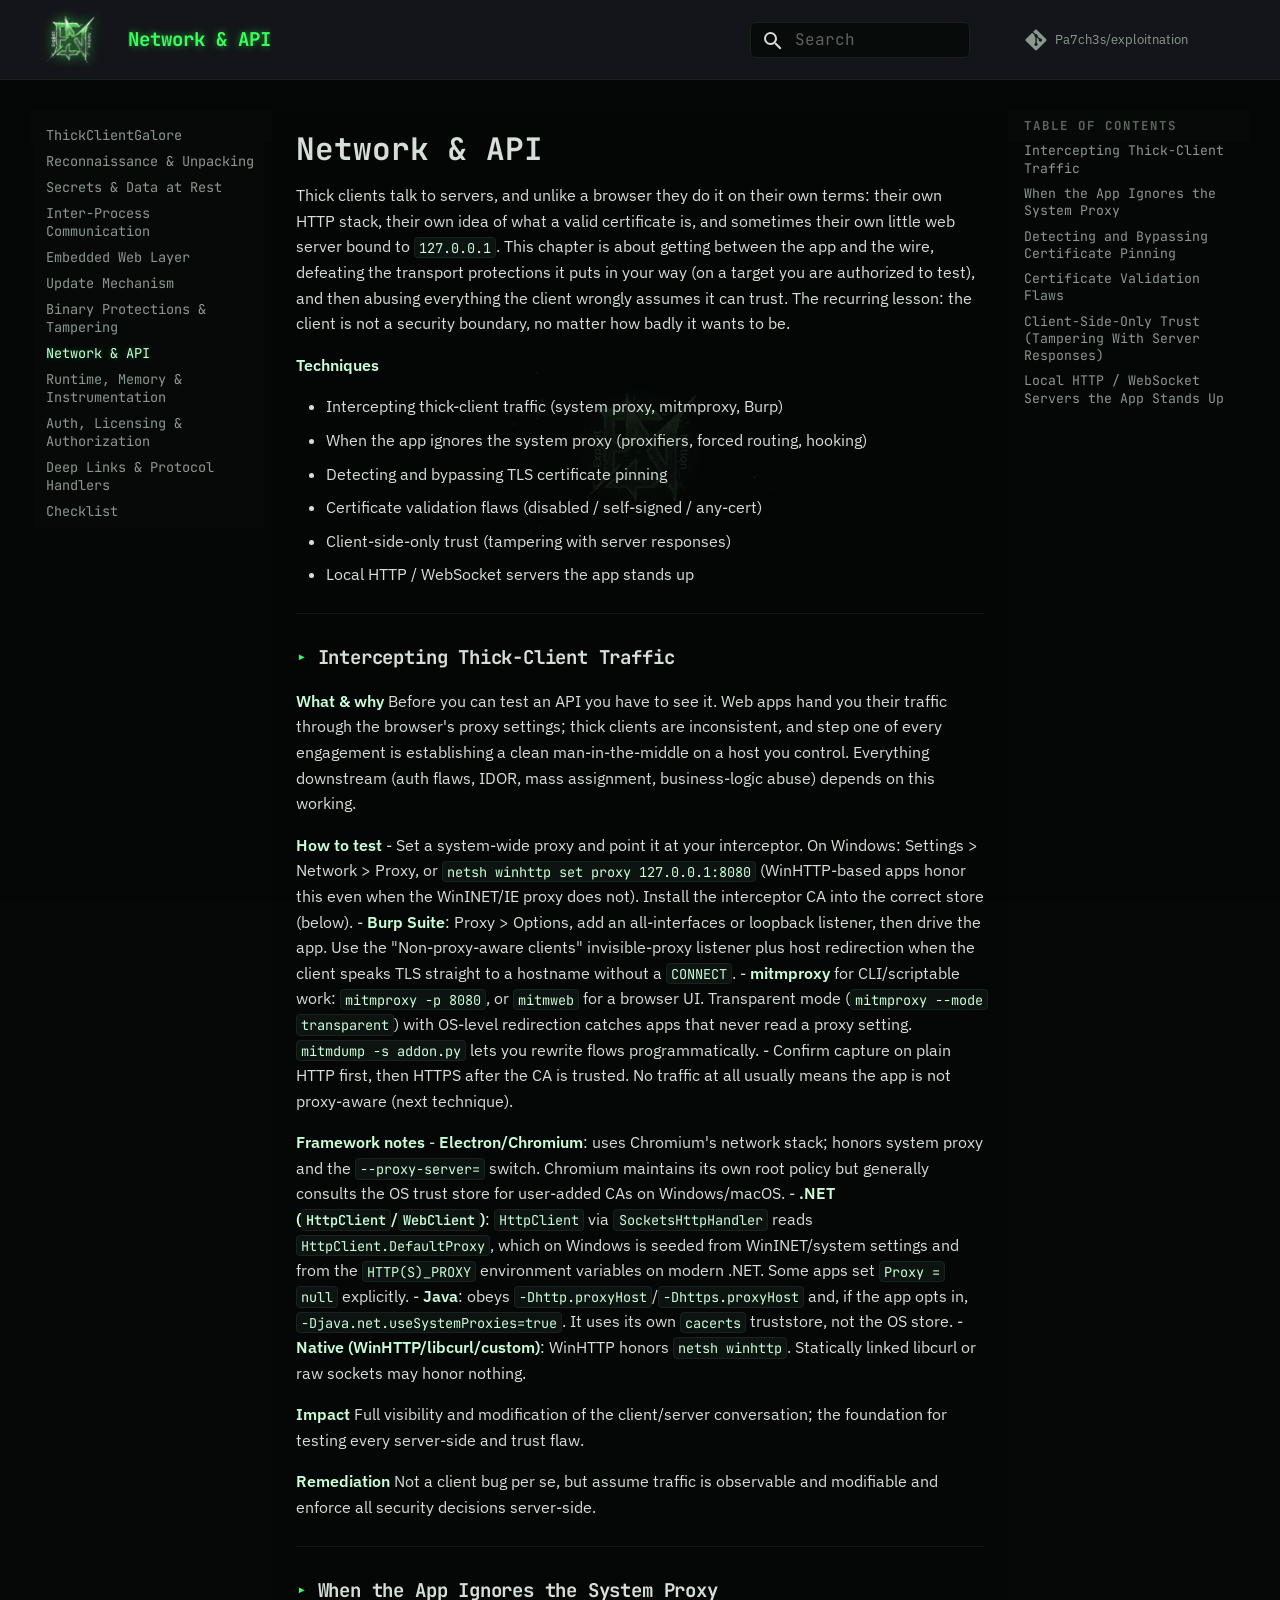
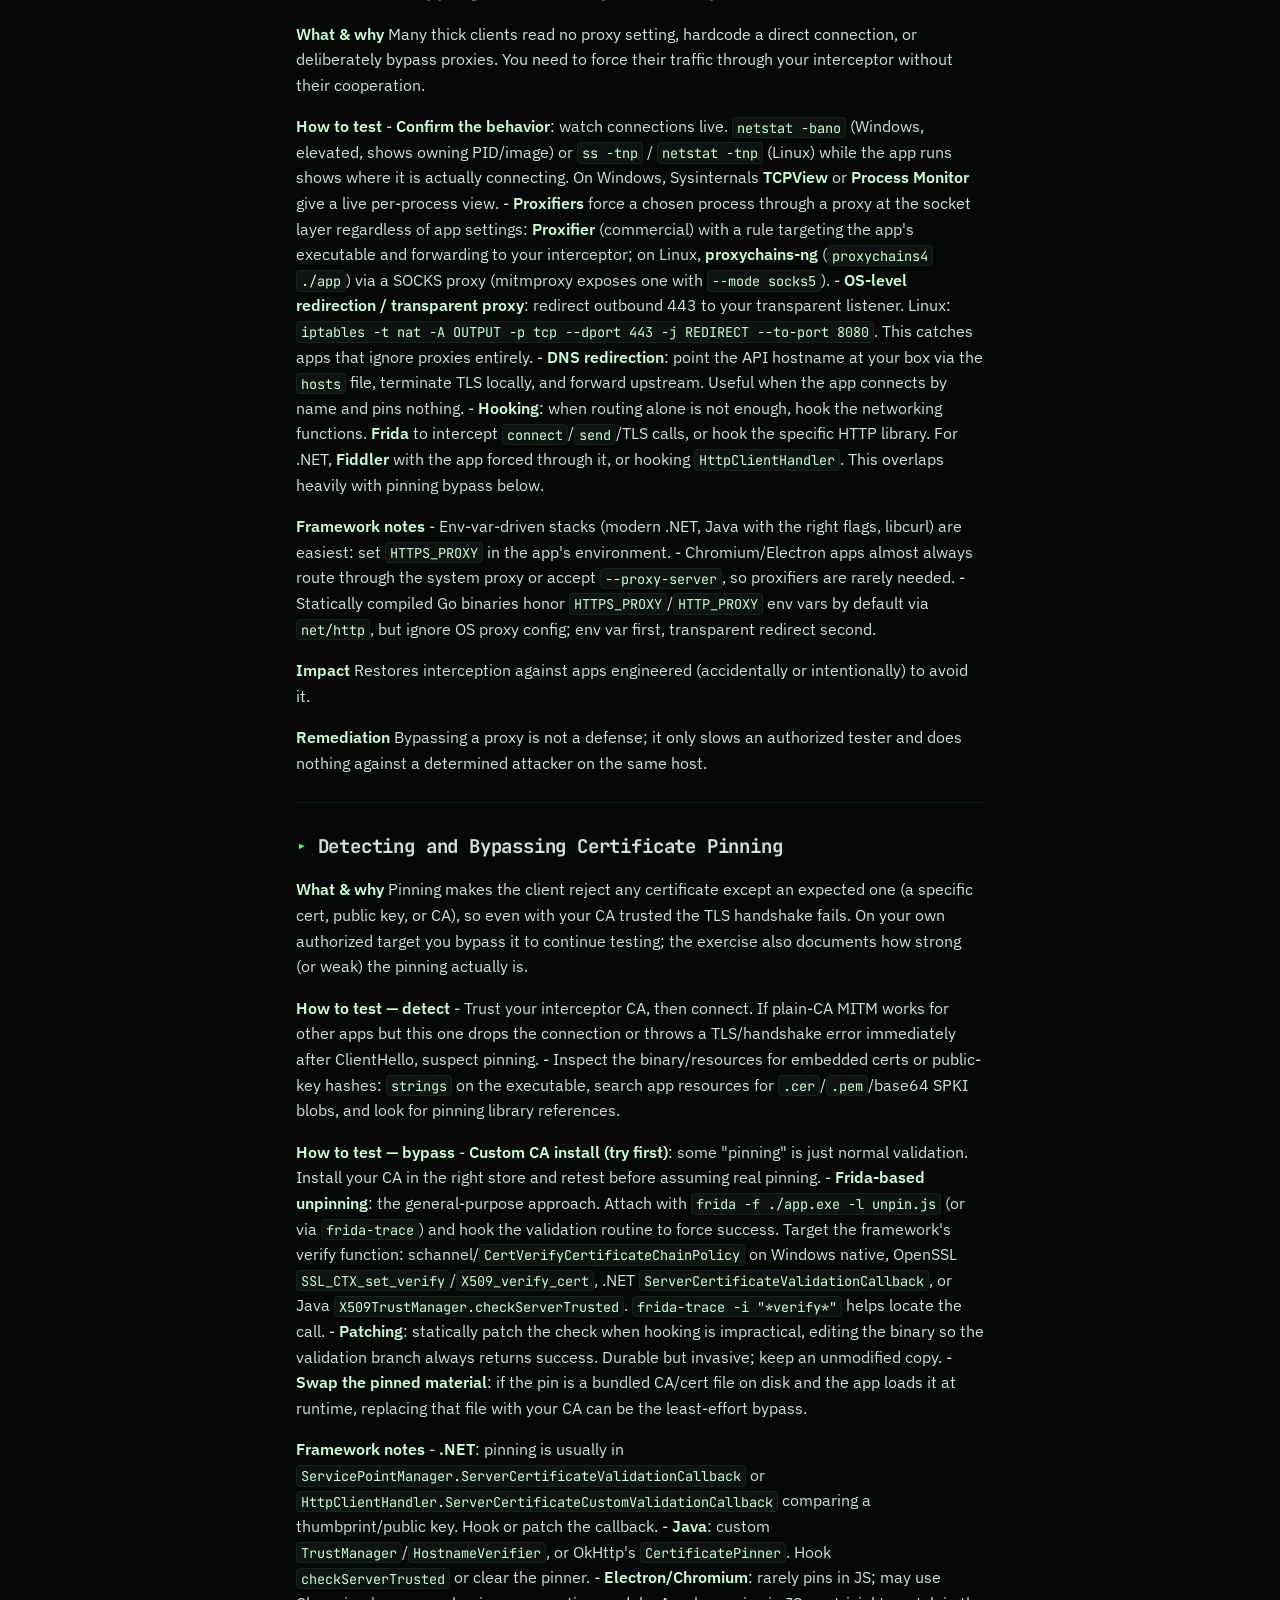
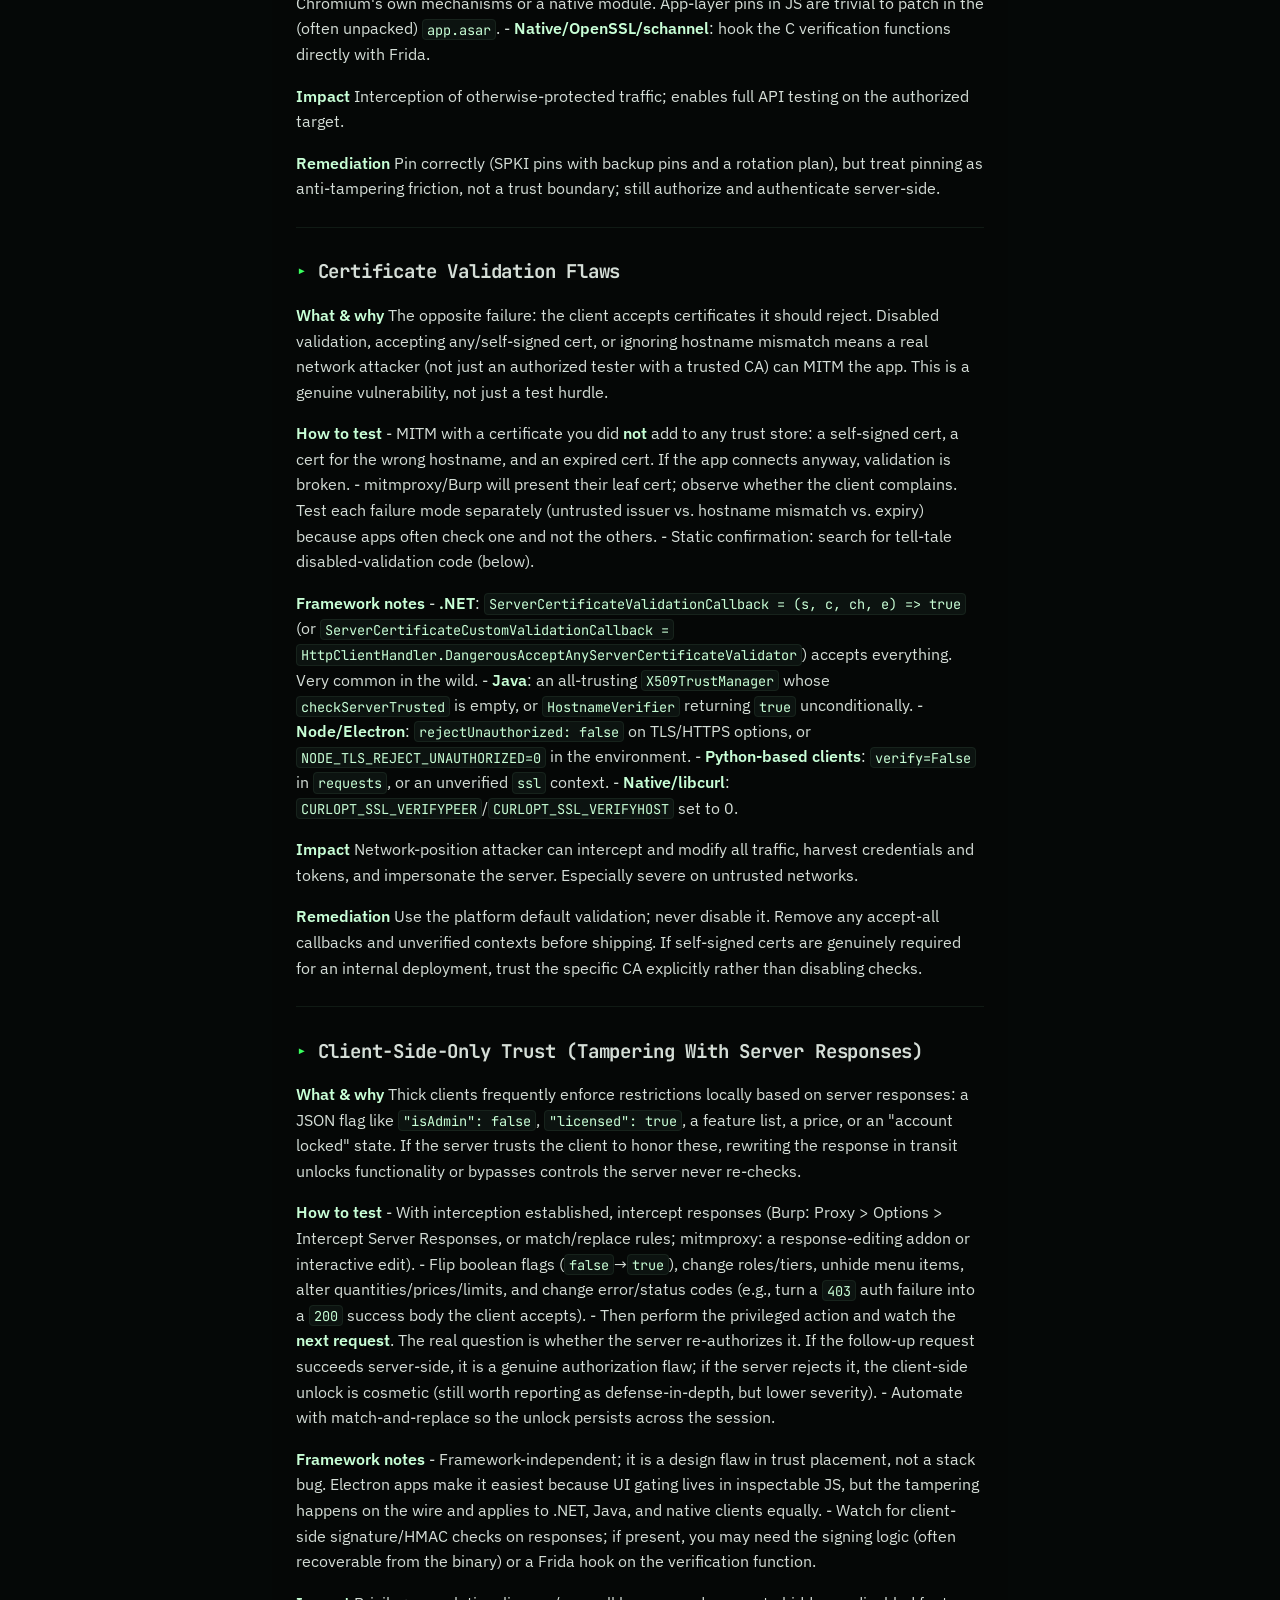
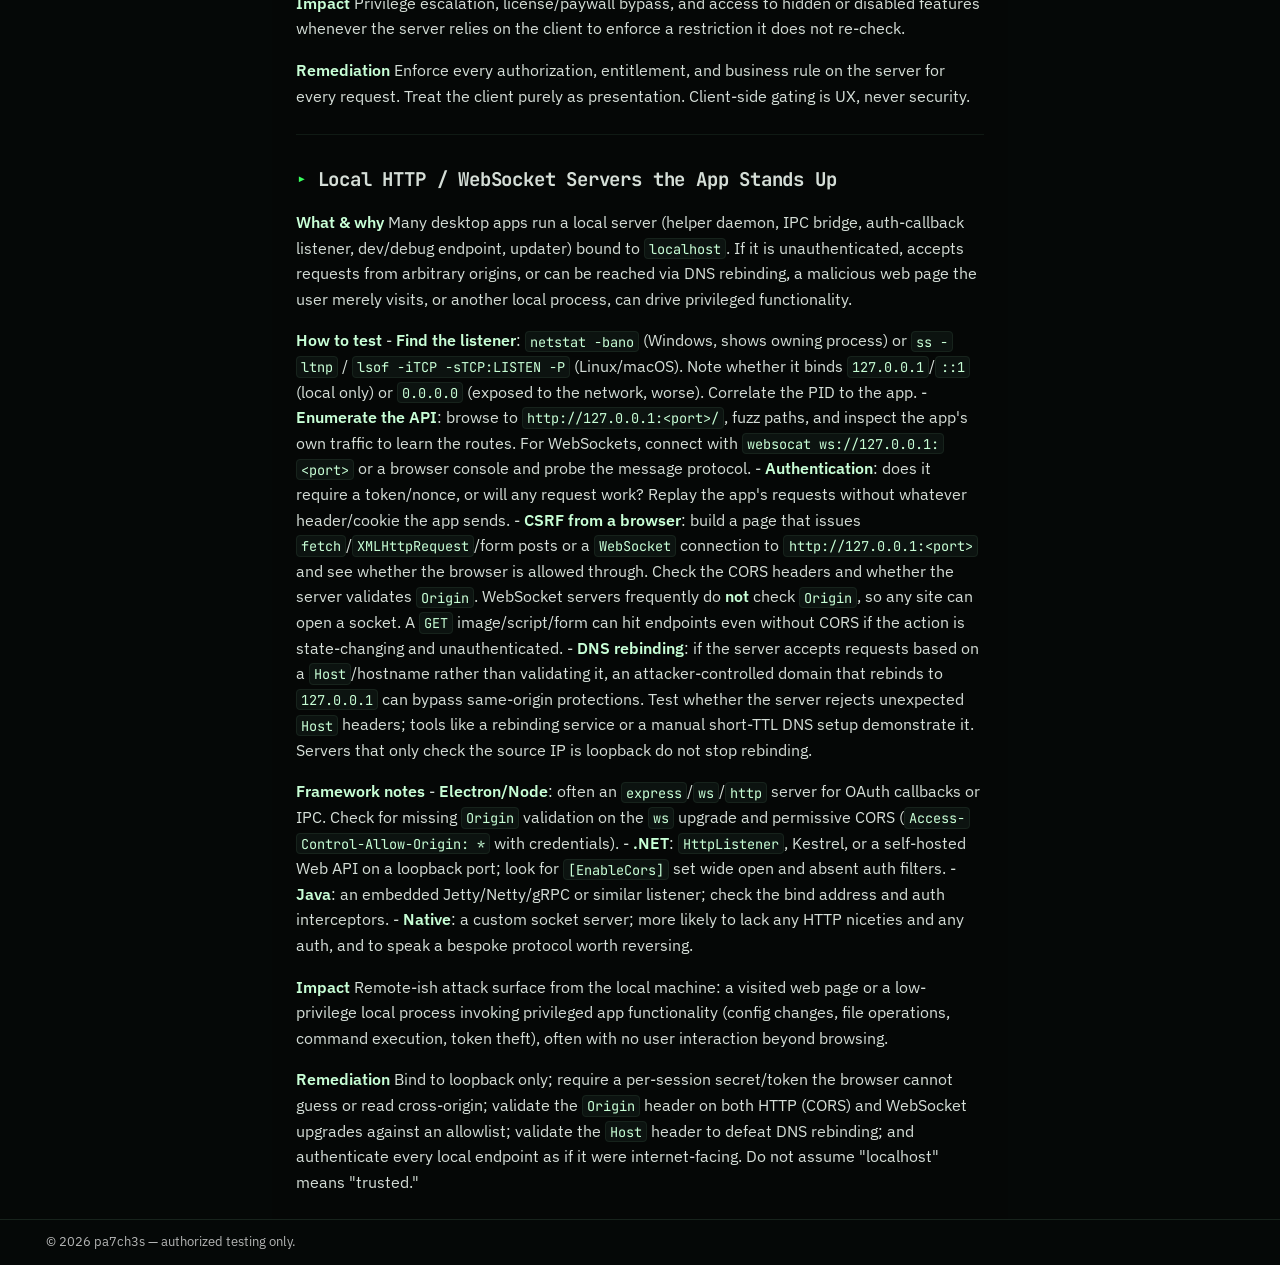
<file: network-and-api/index.html>
<!doctype html>
<html lang="en" class="no-js">
  <head>
    
      <meta charset="utf-8">
      <meta name="viewport" content="width=device-width,initial-scale=1">
      
        <meta name="description" content="The modern Hack The Planet reference. Book 01, ThickClientGalore.">
      
      
      
        <link rel="canonical" href="https://pa7ch3s.github.io/exploitnation/network-and-api/">
      
      
        <link rel="prev" href="../binary-and-tampering/">
      
      
        <link rel="next" href="../runtime-and-memory/">
      
      
        
      
      
      <link rel="icon" href="../assets/favicon.png">
      <meta name="generator" content="mkdocs-1.6.1, mkdocs-material-9.7.7">
    
    
      
        <title>Network & API - Exploit Nation</title>
      
    
    
      <link rel="stylesheet" href="../assets/stylesheets/main.ec1eaa64.min.css">
      
        
        <link rel="stylesheet" href="../assets/stylesheets/palette.ab4e12ef.min.css">
      
      


    
    
      
    
    
      
        
        
        <link rel="preconnect" href="https://fonts.gstatic.com" crossorigin>
        <link rel="stylesheet" href="https://fonts.googleapis.com/css?family=IBM+Plex+Sans:300,300i,400,400i,700,700i%7CJetBrains+Mono:400,400i,700,700i&display=fallback">
        <style>:root{--md-text-font:"IBM Plex Sans";--md-code-font:"JetBrains Mono"}</style>
      
    
    
      <link rel="stylesheet" href="../stylesheets/exploit-nation.css">
    
    <script>__md_scope=new URL("..",location),__md_hash=e=>[...e].reduce(((e,_)=>(e<<5)-e+_.charCodeAt(0)),0),__md_get=(e,_=localStorage,t=__md_scope)=>JSON.parse(_.getItem(t.pathname+"."+e)),__md_set=(e,_,t=localStorage,a=__md_scope)=>{try{t.setItem(a.pathname+"."+e,JSON.stringify(_))}catch(e){}}</script>
    
      

    
    

<meta property="og:type" content="website">
<meta property="og:site_name" content="Exploit Nation">
<meta property="og:title" content="Network & API">
<meta property="og:description" content="The modern Hack The Planet reference. Book 01, ThickClientGalore.">
<meta property="og:url" content="https://pa7ch3s.github.io/exploitnation/network-and-api/">
<meta property="og:image" content="https://pa7ch3s.github.io/exploitnation/assets/logo.png">
<meta property="og:image:width" content="805">
<meta property="og:image:height" content="891">
<meta name="twitter:card" content="summary_large_image">
<meta name="twitter:title" content="Network & API">
<meta name="twitter:description" content="The modern Hack The Planet reference. Book 01, ThickClientGalore.">
<meta name="twitter:image" content="https://pa7ch3s.github.io/exploitnation/assets/logo.png">
<link rel="apple-touch-icon" href="https://pa7ch3s.github.io/exploitnation/assets/logo.png">

  </head>
  
  
    
    
    
    
    
    <body dir="ltr" data-md-color-scheme="slate" data-md-color-primary="black" data-md-color-accent="green">
  
    
    <input class="md-toggle" data-md-toggle="drawer" type="checkbox" id="__drawer" autocomplete="off">
    <input class="md-toggle" data-md-toggle="search" type="checkbox" id="__search" autocomplete="off">
    <label class="md-overlay" for="__drawer"></label>
    <div data-md-component="skip">
      
        
        <a href="#network-api" class="md-skip">
          Skip to content
        </a>
      
    </div>
    <div data-md-component="announce">
      
    </div>
    
    
      

  

<header class="md-header md-header--shadow" data-md-component="header">
  <nav class="md-header__inner md-grid" aria-label="Header">
    <a href=".." title="Exploit Nation" class="md-header__button md-logo" aria-label="Exploit Nation" data-md-component="logo">
      
  <img src="../assets/logo.png" alt="logo">

    </a>
    <label class="md-header__button md-icon" for="__drawer">
      
      <svg xmlns="http://www.w3.org/2000/svg" viewBox="0 0 24 24"><path d="M3 6h18v2H3zm0 5h18v2H3zm0 5h18v2H3z"/></svg>
    </label>
    <div class="md-header__title" data-md-component="header-title">
      <div class="md-header__ellipsis">
        <div class="md-header__topic">
          <span class="md-ellipsis">
            Exploit Nation
          </span>
        </div>
        <div class="md-header__topic" data-md-component="header-topic">
          <span class="md-ellipsis">
            
              Network & API
            
          </span>
        </div>
      </div>
    </div>
    
      
    
    
    
    
      
      
        <label class="md-header__button md-icon" for="__search">
          
          <svg xmlns="http://www.w3.org/2000/svg" viewBox="0 0 24 24"><path d="M9.5 3A6.5 6.5 0 0 1 16 9.5c0 1.61-.59 3.09-1.56 4.23l.27.27h.79l5 5-1.5 1.5-5-5v-.79l-.27-.27A6.52 6.52 0 0 1 9.5 16 6.5 6.5 0 0 1 3 9.5 6.5 6.5 0 0 1 9.5 3m0 2C7 5 5 7 5 9.5S7 14 9.5 14 14 12 14 9.5 12 5 9.5 5"/></svg>
        </label>
        <div class="md-search" data-md-component="search" role="dialog">
  <label class="md-search__overlay" for="__search"></label>
  <div class="md-search__inner" role="search">
    <form class="md-search__form" name="search">
      <input type="text" class="md-search__input" name="query" aria-label="Search" placeholder="Search" autocapitalize="off" autocorrect="off" autocomplete="off" spellcheck="false" data-md-component="search-query" required>
      <label class="md-search__icon md-icon" for="__search">
        
        <svg xmlns="http://www.w3.org/2000/svg" viewBox="0 0 24 24"><path d="M9.5 3A6.5 6.5 0 0 1 16 9.5c0 1.61-.59 3.09-1.56 4.23l.27.27h.79l5 5-1.5 1.5-5-5v-.79l-.27-.27A6.52 6.52 0 0 1 9.5 16 6.5 6.5 0 0 1 3 9.5 6.5 6.5 0 0 1 9.5 3m0 2C7 5 5 7 5 9.5S7 14 9.5 14 14 12 14 9.5 12 5 9.5 5"/></svg>
        
        <svg xmlns="http://www.w3.org/2000/svg" viewBox="0 0 24 24"><path d="M20 11v2H8l5.5 5.5-1.42 1.42L4.16 12l7.92-7.92L13.5 5.5 8 11z"/></svg>
      </label>
      <nav class="md-search__options" aria-label="Search">
        
        <button type="reset" class="md-search__icon md-icon" title="Clear" aria-label="Clear" tabindex="-1">
          
          <svg xmlns="http://www.w3.org/2000/svg" viewBox="0 0 24 24"><path d="M19 6.41 17.59 5 12 10.59 6.41 5 5 6.41 10.59 12 5 17.59 6.41 19 12 13.41 17.59 19 19 17.59 13.41 12z"/></svg>
        </button>
      </nav>
      
        <div class="md-search__suggest" data-md-component="search-suggest"></div>
      
    </form>
    <div class="md-search__output">
      <div class="md-search__scrollwrap" tabindex="0" data-md-scrollfix>
        <div class="md-search-result" data-md-component="search-result">
          <div class="md-search-result__meta">
            Initializing search
          </div>
          <ol class="md-search-result__list" role="presentation"></ol>
        </div>
      </div>
    </div>
  </div>
</div>
      
    
    
      <div class="md-header__source">
        <a href="https://github.com/Pa7ch3s/exploitnation" title="Go to repository" class="md-source" data-md-component="source">
  <div class="md-source__icon md-icon">
    
    <svg xmlns="http://www.w3.org/2000/svg" viewBox="0 0 448 512"><!--! Font Awesome Free 7.1.0 by @fontawesome - https://fontawesome.com License - https://fontawesome.com/license/free (Icons: CC BY 4.0, Fonts: SIL OFL 1.1, Code: MIT License) Copyright 2025 Fonticons, Inc.--><path d="M439.6 236.1 244 40.5c-5.4-5.5-12.8-8.5-20.4-8.5s-15 3-20.4 8.4L162.5 81l51.5 51.5c27.1-9.1 52.7 16.8 43.4 43.7l49.7 49.7c34.2-11.8 61.2 31 35.5 56.7-26.5 26.5-70.2-2.9-56-37.3L240.3 199v121.9c25.3 12.5 22.3 41.8 9.1 55-6.4 6.4-15.2 10.1-24.3 10.1s-17.8-3.6-24.3-10.1c-17.6-17.6-11.1-46.9 11.2-56v-123c-20.8-8.5-24.6-30.7-18.6-45L142.6 101 8.5 235.1C3 240.6 0 247.9 0 255.5s3 15 8.5 20.4l195.6 195.7c5.4 5.4 12.7 8.4 20.4 8.4s15-3 20.4-8.4l194.7-194.7c5.4-5.4 8.4-12.8 8.4-20.4s-3-15-8.4-20.4"/></svg>
  </div>
  <div class="md-source__repository">
    Pa7ch3s/exploitnation
  </div>
</a>
      </div>
    
  </nav>
  
</header>
    
    <div class="md-container" data-md-component="container">
      
      
        
          
        
      
      <main class="md-main" data-md-component="main">
        <div class="md-main__inner md-grid">
          
            
              
              <div class="md-sidebar md-sidebar--primary" data-md-component="sidebar" data-md-type="navigation" >
                <div class="md-sidebar__scrollwrap">
                  <div class="md-sidebar__inner">
                    



<nav class="md-nav md-nav--primary" aria-label="Navigation" data-md-level="0">
  <label class="md-nav__title" for="__drawer">
    <a href=".." title="Exploit Nation" class="md-nav__button md-logo" aria-label="Exploit Nation" data-md-component="logo">
      
  <img src="../assets/logo.png" alt="logo">

    </a>
    Exploit Nation
  </label>
  
    <div class="md-nav__source">
      <a href="https://github.com/Pa7ch3s/exploitnation" title="Go to repository" class="md-source" data-md-component="source">
  <div class="md-source__icon md-icon">
    
    <svg xmlns="http://www.w3.org/2000/svg" viewBox="0 0 448 512"><!--! Font Awesome Free 7.1.0 by @fontawesome - https://fontawesome.com License - https://fontawesome.com/license/free (Icons: CC BY 4.0, Fonts: SIL OFL 1.1, Code: MIT License) Copyright 2025 Fonticons, Inc.--><path d="M439.6 236.1 244 40.5c-5.4-5.5-12.8-8.5-20.4-8.5s-15 3-20.4 8.4L162.5 81l51.5 51.5c27.1-9.1 52.7 16.8 43.4 43.7l49.7 49.7c34.2-11.8 61.2 31 35.5 56.7-26.5 26.5-70.2-2.9-56-37.3L240.3 199v121.9c25.3 12.5 22.3 41.8 9.1 55-6.4 6.4-15.2 10.1-24.3 10.1s-17.8-3.6-24.3-10.1c-17.6-17.6-11.1-46.9 11.2-56v-123c-20.8-8.5-24.6-30.7-18.6-45L142.6 101 8.5 235.1C3 240.6 0 247.9 0 255.5s3 15 8.5 20.4l195.6 195.7c5.4 5.4 12.7 8.4 20.4 8.4s15-3 20.4-8.4l194.7-194.7c5.4-5.4 8.4-12.8 8.4-20.4s-3-15-8.4-20.4"/></svg>
  </div>
  <div class="md-source__repository">
    Pa7ch3s/exploitnation
  </div>
</a>
    </div>
  
  <ul class="md-nav__list" data-md-scrollfix>
    
      
      
  
  
  
  
    <li class="md-nav__item">
      <a href=".." class="md-nav__link">
        
  
  
  <span class="md-ellipsis">
    
  
    ThickClientGalore
  

    
  </span>
  
  

      </a>
    </li>
  

    
      
      
  
  
  
  
    <li class="md-nav__item">
      <a href="../recon-and-unpacking/" class="md-nav__link">
        
  
  
  <span class="md-ellipsis">
    
  
    Reconnaissance & Unpacking
  

    
  </span>
  
  

      </a>
    </li>
  

    
      
      
  
  
  
  
    <li class="md-nav__item">
      <a href="../secrets-at-rest/" class="md-nav__link">
        
  
  
  <span class="md-ellipsis">
    
  
    Secrets & Data at Rest
  

    
  </span>
  
  

      </a>
    </li>
  

    
      
      
  
  
  
  
    <li class="md-nav__item">
      <a href="../ipc/" class="md-nav__link">
        
  
  
  <span class="md-ellipsis">
    
  
    Inter-Process Communication
  

    
  </span>
  
  

      </a>
    </li>
  

    
      
      
  
  
  
  
    <li class="md-nav__item">
      <a href="../embedded-web-layer/" class="md-nav__link">
        
  
  
  <span class="md-ellipsis">
    
  
    Embedded Web Layer
  

    
  </span>
  
  

      </a>
    </li>
  

    
      
      
  
  
  
  
    <li class="md-nav__item">
      <a href="../update-mechanism/" class="md-nav__link">
        
  
  
  <span class="md-ellipsis">
    
  
    Update Mechanism
  

    
  </span>
  
  

      </a>
    </li>
  

    
      
      
  
  
  
  
    <li class="md-nav__item">
      <a href="../binary-and-tampering/" class="md-nav__link">
        
  
  
  <span class="md-ellipsis">
    
  
    Binary Protections & Tampering
  

    
  </span>
  
  

      </a>
    </li>
  

    
      
      
  
  
    
  
  
  
    <li class="md-nav__item md-nav__item--active">
      
      <input class="md-nav__toggle md-toggle" type="checkbox" id="__toc">
      
      
        
      
      
        <label class="md-nav__link md-nav__link--active" for="__toc">
          
  
  
  <span class="md-ellipsis">
    
  
    Network & API
  

    
  </span>
  
  

          <span class="md-nav__icon md-icon"></span>
        </label>
      
      <a href="./" class="md-nav__link md-nav__link--active">
        
  
  
  <span class="md-ellipsis">
    
  
    Network & API
  

    
  </span>
  
  

      </a>
      
        

<nav class="md-nav md-nav--secondary" aria-label="Table of contents">
  
  
  
    
  
  
    <label class="md-nav__title" for="__toc">
      <span class="md-nav__icon md-icon"></span>
      Table of contents
    </label>
    <ul class="md-nav__list" data-md-component="toc" data-md-scrollfix>
      
        <li class="md-nav__item">
  <a href="#intercepting-thick-client-traffic" class="md-nav__link">
    <span class="md-ellipsis">
      
        Intercepting Thick-Client Traffic
      
    </span>
  </a>
  
</li>
      
        <li class="md-nav__item">
  <a href="#when-the-app-ignores-the-system-proxy" class="md-nav__link">
    <span class="md-ellipsis">
      
        When the App Ignores the System Proxy
      
    </span>
  </a>
  
</li>
      
        <li class="md-nav__item">
  <a href="#detecting-and-bypassing-certificate-pinning" class="md-nav__link">
    <span class="md-ellipsis">
      
        Detecting and Bypassing Certificate Pinning
      
    </span>
  </a>
  
</li>
      
        <li class="md-nav__item">
  <a href="#certificate-validation-flaws" class="md-nav__link">
    <span class="md-ellipsis">
      
        Certificate Validation Flaws
      
    </span>
  </a>
  
</li>
      
        <li class="md-nav__item">
  <a href="#client-side-only-trust-tampering-with-server-responses" class="md-nav__link">
    <span class="md-ellipsis">
      
        Client-Side-Only Trust (Tampering With Server Responses)
      
    </span>
  </a>
  
</li>
      
        <li class="md-nav__item">
  <a href="#local-http-websocket-servers-the-app-stands-up" class="md-nav__link">
    <span class="md-ellipsis">
      
        Local HTTP / WebSocket Servers the App Stands Up
      
    </span>
  </a>
  
</li>
      
    </ul>
  
</nav>
      
    </li>
  

    
      
      
  
  
  
  
    <li class="md-nav__item">
      <a href="../runtime-and-memory/" class="md-nav__link">
        
  
  
  <span class="md-ellipsis">
    
  
    Runtime, Memory & Instrumentation
  

    
  </span>
  
  

      </a>
    </li>
  

    
      
      
  
  
  
  
    <li class="md-nav__item">
      <a href="../auth-licensing-authz/" class="md-nav__link">
        
  
  
  <span class="md-ellipsis">
    
  
    Auth, Licensing & Authorization
  

    
  </span>
  
  

      </a>
    </li>
  

    
      
      
  
  
  
  
    <li class="md-nav__item">
      <a href="../deep-links-and-protocol-handlers/" class="md-nav__link">
        
  
  
  <span class="md-ellipsis">
    
  
    Deep Links & Protocol Handlers
  

    
  </span>
  
  

      </a>
    </li>
  

    
      
      
  
  
  
  
    <li class="md-nav__item">
      <a href="../CHECKLIST/" class="md-nav__link">
        
  
  
  <span class="md-ellipsis">
    
  
    Checklist
  

    
  </span>
  
  

      </a>
    </li>
  

    
  </ul>
</nav>
                  </div>
                </div>
              </div>
            
            
              
              <div class="md-sidebar md-sidebar--secondary" data-md-component="sidebar" data-md-type="toc" >
                <div class="md-sidebar__scrollwrap">
                  <div class="md-sidebar__inner">
                    

<nav class="md-nav md-nav--secondary" aria-label="Table of contents">
  
  
  
    
  
  
    <label class="md-nav__title" for="__toc">
      <span class="md-nav__icon md-icon"></span>
      Table of contents
    </label>
    <ul class="md-nav__list" data-md-component="toc" data-md-scrollfix>
      
        <li class="md-nav__item">
  <a href="#intercepting-thick-client-traffic" class="md-nav__link">
    <span class="md-ellipsis">
      
        Intercepting Thick-Client Traffic
      
    </span>
  </a>
  
</li>
      
        <li class="md-nav__item">
  <a href="#when-the-app-ignores-the-system-proxy" class="md-nav__link">
    <span class="md-ellipsis">
      
        When the App Ignores the System Proxy
      
    </span>
  </a>
  
</li>
      
        <li class="md-nav__item">
  <a href="#detecting-and-bypassing-certificate-pinning" class="md-nav__link">
    <span class="md-ellipsis">
      
        Detecting and Bypassing Certificate Pinning
      
    </span>
  </a>
  
</li>
      
        <li class="md-nav__item">
  <a href="#certificate-validation-flaws" class="md-nav__link">
    <span class="md-ellipsis">
      
        Certificate Validation Flaws
      
    </span>
  </a>
  
</li>
      
        <li class="md-nav__item">
  <a href="#client-side-only-trust-tampering-with-server-responses" class="md-nav__link">
    <span class="md-ellipsis">
      
        Client-Side-Only Trust (Tampering With Server Responses)
      
    </span>
  </a>
  
</li>
      
        <li class="md-nav__item">
  <a href="#local-http-websocket-servers-the-app-stands-up" class="md-nav__link">
    <span class="md-ellipsis">
      
        Local HTTP / WebSocket Servers the App Stands Up
      
    </span>
  </a>
  
</li>
      
    </ul>
  
</nav>
                  </div>
                </div>
              </div>
            
          
          
            <div class="md-content" data-md-component="content">
              
              <article class="md-content__inner md-typeset">
                
                  


  
  


<h1 id="network-api">Network &amp; API<a class="headerlink" href="#network-api" title="Permanent link">&para;</a></h1>
<p>Thick clients talk to servers, and unlike a browser they do it on their own terms: their own HTTP stack, their own idea of what a valid certificate is, and sometimes their own little web server bound to <code>127.0.0.1</code>. This chapter is about getting between the app and the wire, defeating the transport protections it puts in your way (on a target you are authorized to test), and then abusing everything the client wrongly assumes it can trust. The recurring lesson: the client is not a security boundary, no matter how badly it wants to be.</p>
<p><strong>Techniques</strong></p>
<ul>
<li>Intercepting thick-client traffic (system proxy, mitmproxy, Burp)</li>
<li>When the app ignores the system proxy (proxifiers, forced routing, hooking)</li>
<li>Detecting and bypassing TLS certificate pinning</li>
<li>Certificate validation flaws (disabled / self-signed / any-cert)</li>
<li>Client-side-only trust (tampering with server responses)</li>
<li>Local HTTP / WebSocket servers the app stands up</li>
</ul>
<hr />
<h3 id="intercepting-thick-client-traffic">Intercepting Thick-Client Traffic<a class="headerlink" href="#intercepting-thick-client-traffic" title="Permanent link">&para;</a></h3>
<p><strong>What &amp; why</strong>
Before you can test an API you have to see it. Web apps hand you their traffic through the browser's proxy settings; thick clients are inconsistent, and step one of every engagement is establishing a clean man-in-the-middle on a host you control. Everything downstream (auth flaws, IDOR, mass assignment, business-logic abuse) depends on this working.</p>
<p><strong>How to test</strong>
- Set a system-wide proxy and point it at your interceptor. On Windows: Settings &gt; Network &gt; Proxy, or <code>netsh winhttp set proxy 127.0.0.1:8080</code> (WinHTTP-based apps honor this even when the WinINET/IE proxy does not). Install the interceptor CA into the correct store (below).
- <strong>Burp Suite</strong>: Proxy &gt; Options, add an all-interfaces or loopback listener, then drive the app. Use the "Non-proxy-aware clients" invisible-proxy listener plus host redirection when the client speaks TLS straight to a hostname without a <code>CONNECT</code>.
- <strong>mitmproxy</strong> for CLI/scriptable work: <code>mitmproxy -p 8080</code>, or <code>mitmweb</code> for a browser UI. Transparent mode (<code>mitmproxy --mode transparent</code>) with OS-level redirection catches apps that never read a proxy setting. <code>mitmdump -s addon.py</code> lets you rewrite flows programmatically.
- Confirm capture on plain HTTP first, then HTTPS after the CA is trusted. No traffic at all usually means the app is not proxy-aware (next technique).</p>
<p><strong>Framework notes</strong>
- <strong>Electron/Chromium</strong>: uses Chromium's network stack; honors system proxy and the <code>--proxy-server=</code> switch. Chromium maintains its own root policy but generally consults the OS trust store for user-added CAs on Windows/macOS.
- <strong>.NET (<code>HttpClient</code>/<code>WebClient</code>)</strong>: <code>HttpClient</code> via <code>SocketsHttpHandler</code> reads <code>HttpClient.DefaultProxy</code>, which on Windows is seeded from WinINET/system settings and from the <code>HTTP(S)_PROXY</code> environment variables on modern .NET. Some apps set <code>Proxy = null</code> explicitly.
- <strong>Java</strong>: obeys <code>-Dhttp.proxyHost</code>/<code>-Dhttps.proxyHost</code> and, if the app opts in, <code>-Djava.net.useSystemProxies=true</code>. It uses its own <code>cacerts</code> truststore, not the OS store.
- <strong>Native (WinHTTP/libcurl/custom)</strong>: WinHTTP honors <code>netsh winhttp</code>. Statically linked libcurl or raw sockets may honor nothing.</p>
<p><strong>Impact</strong>
Full visibility and modification of the client/server conversation; the foundation for testing every server-side and trust flaw.</p>
<p><strong>Remediation</strong>
Not a client bug per se, but assume traffic is observable and modifiable and enforce all security decisions server-side.</p>
<hr />
<h3 id="when-the-app-ignores-the-system-proxy">When the App Ignores the System Proxy<a class="headerlink" href="#when-the-app-ignores-the-system-proxy" title="Permanent link">&para;</a></h3>
<p><strong>What &amp; why</strong>
Many thick clients read no proxy setting, hardcode a direct connection, or deliberately bypass proxies. You need to force their traffic through your interceptor without their cooperation.</p>
<p><strong>How to test</strong>
- <strong>Confirm the behavior</strong>: watch connections live. <code>netstat -bano</code> (Windows, elevated, shows owning PID/image) or <code>ss -tnp</code> / <code>netstat -tnp</code> (Linux) while the app runs shows where it is actually connecting. On Windows, Sysinternals <strong>TCPView</strong> or <strong>Process Monitor</strong> give a live per-process view.
- <strong>Proxifiers</strong> force a chosen process through a proxy at the socket layer regardless of app settings: <strong>Proxifier</strong> (commercial) with a rule targeting the app's executable and forwarding to your interceptor; on Linux, <strong>proxychains-ng</strong> (<code>proxychains4 ./app</code>) via a SOCKS proxy (mitmproxy exposes one with <code>--mode socks5</code>).
- <strong>OS-level redirection / transparent proxy</strong>: redirect outbound 443 to your transparent listener. Linux: <code>iptables -t nat -A OUTPUT -p tcp --dport 443 -j REDIRECT --to-port 8080</code>. This catches apps that ignore proxies entirely.
- <strong>DNS redirection</strong>: point the API hostname at your box via the <code>hosts</code> file, terminate TLS locally, and forward upstream. Useful when the app connects by name and pins nothing.
- <strong>Hooking</strong>: when routing alone is not enough, hook the networking functions. <strong>Frida</strong> to intercept <code>connect</code>/<code>send</code>/TLS calls, or hook the specific HTTP library. For .NET, <strong>Fiddler</strong> with the app forced through it, or hooking <code>HttpClientHandler</code>. This overlaps heavily with pinning bypass below.</p>
<p><strong>Framework notes</strong>
- Env-var-driven stacks (modern .NET, Java with the right flags, libcurl) are easiest: set <code>HTTPS_PROXY</code> in the app's environment.
- Chromium/Electron apps almost always route through the system proxy or accept <code>--proxy-server</code>, so proxifiers are rarely needed.
- Statically compiled Go binaries honor <code>HTTPS_PROXY</code>/<code>HTTP_PROXY</code> env vars by default via <code>net/http</code>, but ignore OS proxy config; env var first, transparent redirect second.</p>
<p><strong>Impact</strong>
Restores interception against apps engineered (accidentally or intentionally) to avoid it.</p>
<p><strong>Remediation</strong>
Bypassing a proxy is not a defense; it only slows an authorized tester and does nothing against a determined attacker on the same host.</p>
<hr />
<h3 id="detecting-and-bypassing-certificate-pinning">Detecting and Bypassing Certificate Pinning<a class="headerlink" href="#detecting-and-bypassing-certificate-pinning" title="Permanent link">&para;</a></h3>
<p><strong>What &amp; why</strong>
Pinning makes the client reject any certificate except an expected one (a specific cert, public key, or CA), so even with your CA trusted the TLS handshake fails. On your own authorized target you bypass it to continue testing; the exercise also documents how strong (or weak) the pinning actually is.</p>
<p><strong>How to test — detect</strong>
- Trust your interceptor CA, then connect. If plain-CA MITM works for other apps but this one drops the connection or throws a TLS/handshake error immediately after ClientHello, suspect pinning.
- Inspect the binary/resources for embedded certs or public-key hashes: <code>strings</code> on the executable, search app resources for <code>.cer</code>/<code>.pem</code>/base64 SPKI blobs, and look for pinning library references.</p>
<p><strong>How to test — bypass</strong>
- <strong>Custom CA install (try first)</strong>: some "pinning" is just normal validation. Install your CA in the right store and retest before assuming real pinning.
- <strong>Frida-based unpinning</strong>: the general-purpose approach. Attach with <code>frida -f ./app.exe -l unpin.js</code> (or via <code>frida-trace</code>) and hook the validation routine to force success. Target the framework's verify function: schannel/<code>CertVerifyCertificateChainPolicy</code> on Windows native, OpenSSL <code>SSL_CTX_set_verify</code>/<code>X509_verify_cert</code>, .NET <code>ServerCertificateValidationCallback</code>, or Java <code>X509TrustManager.checkServerTrusted</code>. <code>frida-trace -i "*verify*"</code> helps locate the call.
- <strong>Patching</strong>: statically patch the check when hooking is impractical, editing the binary so the validation branch always returns success. Durable but invasive; keep an unmodified copy.
- <strong>Swap the pinned material</strong>: if the pin is a bundled CA/cert file on disk and the app loads it at runtime, replacing that file with your CA can be the least-effort bypass.</p>
<p><strong>Framework notes</strong>
- <strong>.NET</strong>: pinning is usually in <code>ServicePointManager.ServerCertificateValidationCallback</code> or <code>HttpClientHandler.ServerCertificateCustomValidationCallback</code> comparing a thumbprint/public key. Hook or patch the callback.
- <strong>Java</strong>: custom <code>TrustManager</code>/<code>HostnameVerifier</code>, or OkHttp's <code>CertificatePinner</code>. Hook <code>checkServerTrusted</code> or clear the pinner.
- <strong>Electron/Chromium</strong>: rarely pins in JS; may use Chromium's own mechanisms or a native module. App-layer pins in JS are trivial to patch in the (often unpacked) <code>app.asar</code>.
- <strong>Native/OpenSSL/schannel</strong>: hook the C verification functions directly with Frida.</p>
<p><strong>Impact</strong>
Interception of otherwise-protected traffic; enables full API testing on the authorized target.</p>
<p><strong>Remediation</strong>
Pin correctly (SPKI pins with backup pins and a rotation plan), but treat pinning as anti-tampering friction, not a trust boundary; still authorize and authenticate server-side.</p>
<hr />
<h3 id="certificate-validation-flaws">Certificate Validation Flaws<a class="headerlink" href="#certificate-validation-flaws" title="Permanent link">&para;</a></h3>
<p><strong>What &amp; why</strong>
The opposite failure: the client accepts certificates it should reject. Disabled validation, accepting any/self-signed cert, or ignoring hostname mismatch means a real network attacker (not just an authorized tester with a trusted CA) can MITM the app. This is a genuine vulnerability, not just a test hurdle.</p>
<p><strong>How to test</strong>
- MITM with a certificate you did <strong>not</strong> add to any trust store: a self-signed cert, a cert for the wrong hostname, and an expired cert. If the app connects anyway, validation is broken.
- mitmproxy/Burp will present their leaf cert; observe whether the client complains. Test each failure mode separately (untrusted issuer vs. hostname mismatch vs. expiry) because apps often check one and not the others.
- Static confirmation: search for tell-tale disabled-validation code (below).</p>
<p><strong>Framework notes</strong>
- <strong>.NET</strong>: <code>ServerCertificateValidationCallback = (s, c, ch, e) =&gt; true</code> (or <code>ServerCertificateCustomValidationCallback = HttpClientHandler.DangerousAcceptAnyServerCertificateValidator</code>) accepts everything. Very common in the wild.
- <strong>Java</strong>: an all-trusting <code>X509TrustManager</code> whose <code>checkServerTrusted</code> is empty, or <code>HostnameVerifier</code> returning <code>true</code> unconditionally.
- <strong>Node/Electron</strong>: <code>rejectUnauthorized: false</code> on TLS/HTTPS options, or <code>NODE_TLS_REJECT_UNAUTHORIZED=0</code> in the environment.
- <strong>Python-based clients</strong>: <code>verify=False</code> in <code>requests</code>, or an unverified <code>ssl</code> context.
- <strong>Native/libcurl</strong>: <code>CURLOPT_SSL_VERIFYPEER</code>/<code>CURLOPT_SSL_VERIFYHOST</code> set to 0.</p>
<p><strong>Impact</strong>
Network-position attacker can intercept and modify all traffic, harvest credentials and tokens, and impersonate the server. Especially severe on untrusted networks.</p>
<p><strong>Remediation</strong>
Use the platform default validation; never disable it. Remove any accept-all callbacks and unverified contexts before shipping. If self-signed certs are genuinely required for an internal deployment, trust the specific CA explicitly rather than disabling checks.</p>
<hr />
<h3 id="client-side-only-trust-tampering-with-server-responses">Client-Side-Only Trust (Tampering With Server Responses)<a class="headerlink" href="#client-side-only-trust-tampering-with-server-responses" title="Permanent link">&para;</a></h3>
<p><strong>What &amp; why</strong>
Thick clients frequently enforce restrictions locally based on server responses: a JSON flag like <code>"isAdmin": false</code>, <code>"licensed": true</code>, a feature list, a price, or an "account locked" state. If the server trusts the client to honor these, rewriting the response in transit unlocks functionality or bypasses controls the server never re-checks.</p>
<p><strong>How to test</strong>
- With interception established, intercept responses (Burp: Proxy &gt; Options &gt; Intercept Server Responses, or match/replace rules; mitmproxy: a response-editing addon or interactive edit).
- Flip boolean flags (<code>false</code>→<code>true</code>), change roles/tiers, unhide menu items, alter quantities/prices/limits, and change error/status codes (e.g., turn a <code>403</code> auth failure into a <code>200</code> success body the client accepts).
- Then perform the privileged action and watch the <strong>next request</strong>. The real question is whether the server re-authorizes it. If the follow-up request succeeds server-side, it is a genuine authorization flaw; if the server rejects it, the client-side unlock is cosmetic (still worth reporting as defense-in-depth, but lower severity).
- Automate with match-and-replace so the unlock persists across the session.</p>
<p><strong>Framework notes</strong>
- Framework-independent; it is a design flaw in trust placement, not a stack bug. Electron apps make it easiest because UI gating lives in inspectable JS, but the tampering happens on the wire and applies to .NET, Java, and native clients equally.
- Watch for client-side signature/HMAC checks on responses; if present, you may need the signing logic (often recoverable from the binary) or a Frida hook on the verification function.</p>
<p><strong>Impact</strong>
Privilege escalation, license/paywall bypass, and access to hidden or disabled features whenever the server relies on the client to enforce a restriction it does not re-check.</p>
<p><strong>Remediation</strong>
Enforce every authorization, entitlement, and business rule on the server for every request. Treat the client purely as presentation. Client-side gating is UX, never security.</p>
<hr />
<h3 id="local-http-websocket-servers-the-app-stands-up">Local HTTP / WebSocket Servers the App Stands Up<a class="headerlink" href="#local-http-websocket-servers-the-app-stands-up" title="Permanent link">&para;</a></h3>
<p><strong>What &amp; why</strong>
Many desktop apps run a local server (helper daemon, IPC bridge, auth-callback listener, dev/debug endpoint, updater) bound to <code>localhost</code>. If it is unauthenticated, accepts requests from arbitrary origins, or can be reached via DNS rebinding, a malicious web page the user merely visits, or another local process, can drive privileged functionality.</p>
<p><strong>How to test</strong>
- <strong>Find the listener</strong>: <code>netstat -bano</code> (Windows, shows owning process) or <code>ss -ltnp</code> / <code>lsof -iTCP -sTCP:LISTEN -P</code> (Linux/macOS). Note whether it binds <code>127.0.0.1</code>/<code>::1</code> (local only) or <code>0.0.0.0</code> (exposed to the network, worse). Correlate the PID to the app.
- <strong>Enumerate the API</strong>: browse to <code>http://127.0.0.1:&lt;port&gt;/</code>, fuzz paths, and inspect the app's own traffic to learn the routes. For WebSockets, connect with <code>websocat ws://127.0.0.1:&lt;port&gt;</code> or a browser console and probe the message protocol.
- <strong>Authentication</strong>: does it require a token/nonce, or will any request work? Replay the app's requests without whatever header/cookie the app sends.
- <strong>CSRF from a browser</strong>: build a page that issues <code>fetch</code>/<code>XMLHttpRequest</code>/form posts or a <code>WebSocket</code> connection to <code>http://127.0.0.1:&lt;port&gt;</code> and see whether the browser is allowed through. Check the CORS headers and whether the server validates <code>Origin</code>. WebSocket servers frequently do <strong>not</strong> check <code>Origin</code>, so any site can open a socket. A <code>GET</code> image/script/form can hit endpoints even without CORS if the action is state-changing and unauthenticated.
- <strong>DNS rebinding</strong>: if the server accepts requests based on a <code>Host</code>/hostname rather than validating it, an attacker-controlled domain that rebinds to <code>127.0.0.1</code> can bypass same-origin protections. Test whether the server rejects unexpected <code>Host</code> headers; tools like a rebinding service or a manual short-TTL DNS setup demonstrate it. Servers that only check the source IP is loopback do not stop rebinding.</p>
<p><strong>Framework notes</strong>
- <strong>Electron/Node</strong>: often an <code>express</code>/<code>ws</code>/<code>http</code> server for OAuth callbacks or IPC. Check for missing <code>Origin</code> validation on the <code>ws</code> upgrade and permissive CORS (<code>Access-Control-Allow-Origin: *</code> with credentials).
- <strong>.NET</strong>: <code>HttpListener</code>, Kestrel, or a self-hosted Web API on a loopback port; look for <code>[EnableCors]</code> set wide open and absent auth filters.
- <strong>Java</strong>: an embedded Jetty/Netty/gRPC or similar listener; check the bind address and auth interceptors.
- <strong>Native</strong>: a custom socket server; more likely to lack any HTTP niceties and any auth, and to speak a bespoke protocol worth reversing.</p>
<p><strong>Impact</strong>
Remote-ish attack surface from the local machine: a visited web page or a low-privilege local process invoking privileged app functionality (config changes, file operations, command execution, token theft), often with no user interaction beyond browsing.</p>
<p><strong>Remediation</strong>
Bind to loopback only; require a per-session secret/token the browser cannot guess or read cross-origin; validate the <code>Origin</code> header on both HTTP (CORS) and WebSocket upgrades against an allowlist; validate the <code>Host</code> header to defeat DNS rebinding; and authenticate every local endpoint as if it were internet-facing. Do not assume "localhost" means "trusted."</p>












                
              </article>
            </div>
          
          
<script>var target=document.getElementById(location.hash.slice(1));target&&target.name&&(target.checked=target.name.startsWith("__tabbed_"))</script>
        </div>
        
          <button type="button" class="md-top md-icon" data-md-component="top" hidden>
  
  <svg xmlns="http://www.w3.org/2000/svg" viewBox="0 0 24 24"><path d="M13 20h-2V8l-5.5 5.5-1.42-1.42L12 4.16l7.92 7.92-1.42 1.42L13 8z"/></svg>
  Back to top
</button>
        
      </main>
      
        <footer class="md-footer">
  
  <div class="md-footer-meta md-typeset">
    <div class="md-footer-meta__inner md-grid">
      <div class="md-copyright">
  
    <div class="md-copyright__highlight">
      © 2026 pa7ch3s — authorized testing only.
    </div>
  
  
</div>
      
    </div>
  </div>
</footer>
      
    </div>
    <div class="md-dialog" data-md-component="dialog">
      <div class="md-dialog__inner md-typeset"></div>
    </div>
    
    
    
      
      
      <script id="__config" type="application/json">{"annotate": null, "base": "..", "features": ["navigation.instant", "navigation.top", "navigation.tracking", "navigation.sections", "search.suggest", "search.highlight", "content.code.copy", "toc.follow"], "search": "../assets/javascripts/workers/search.2c215733.min.js", "tags": null, "translations": {"clipboard.copied": "Copied to clipboard", "clipboard.copy": "Copy to clipboard", "search.result.more.one": "1 more on this page", "search.result.more.other": "# more on this page", "search.result.none": "No matching documents", "search.result.one": "1 matching document", "search.result.other": "# matching documents", "search.result.placeholder": "Type to start searching", "search.result.term.missing": "Missing", "select.version": "Select version"}, "version": null}</script>
    
    
      <script src="../assets/javascripts/bundle.d7400e89.min.js"></script>
      
        <script src="../js/matrix.js"></script>
      
        <script src="../js/hero-bg.js"></script>
      
        <script src="../js/search-cap.js"></script>
      
    
  </body>
</html>
</file>
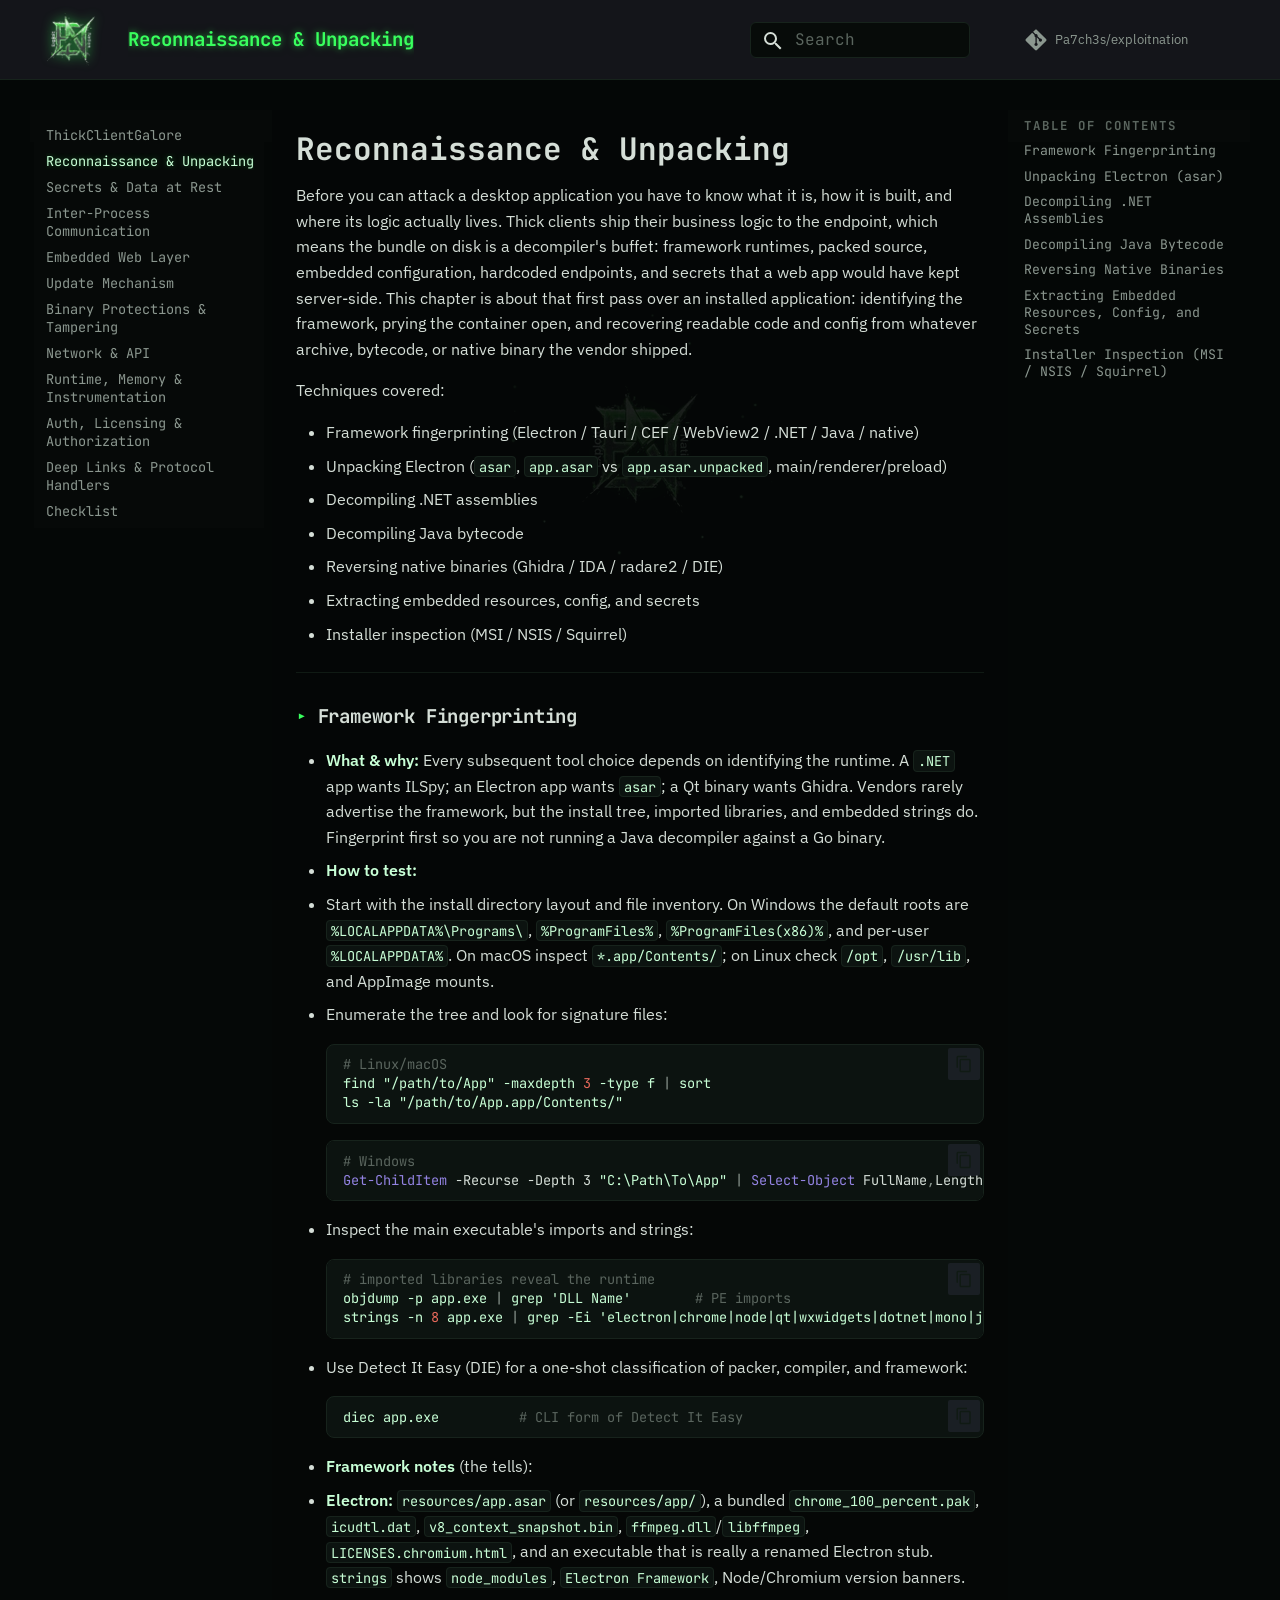
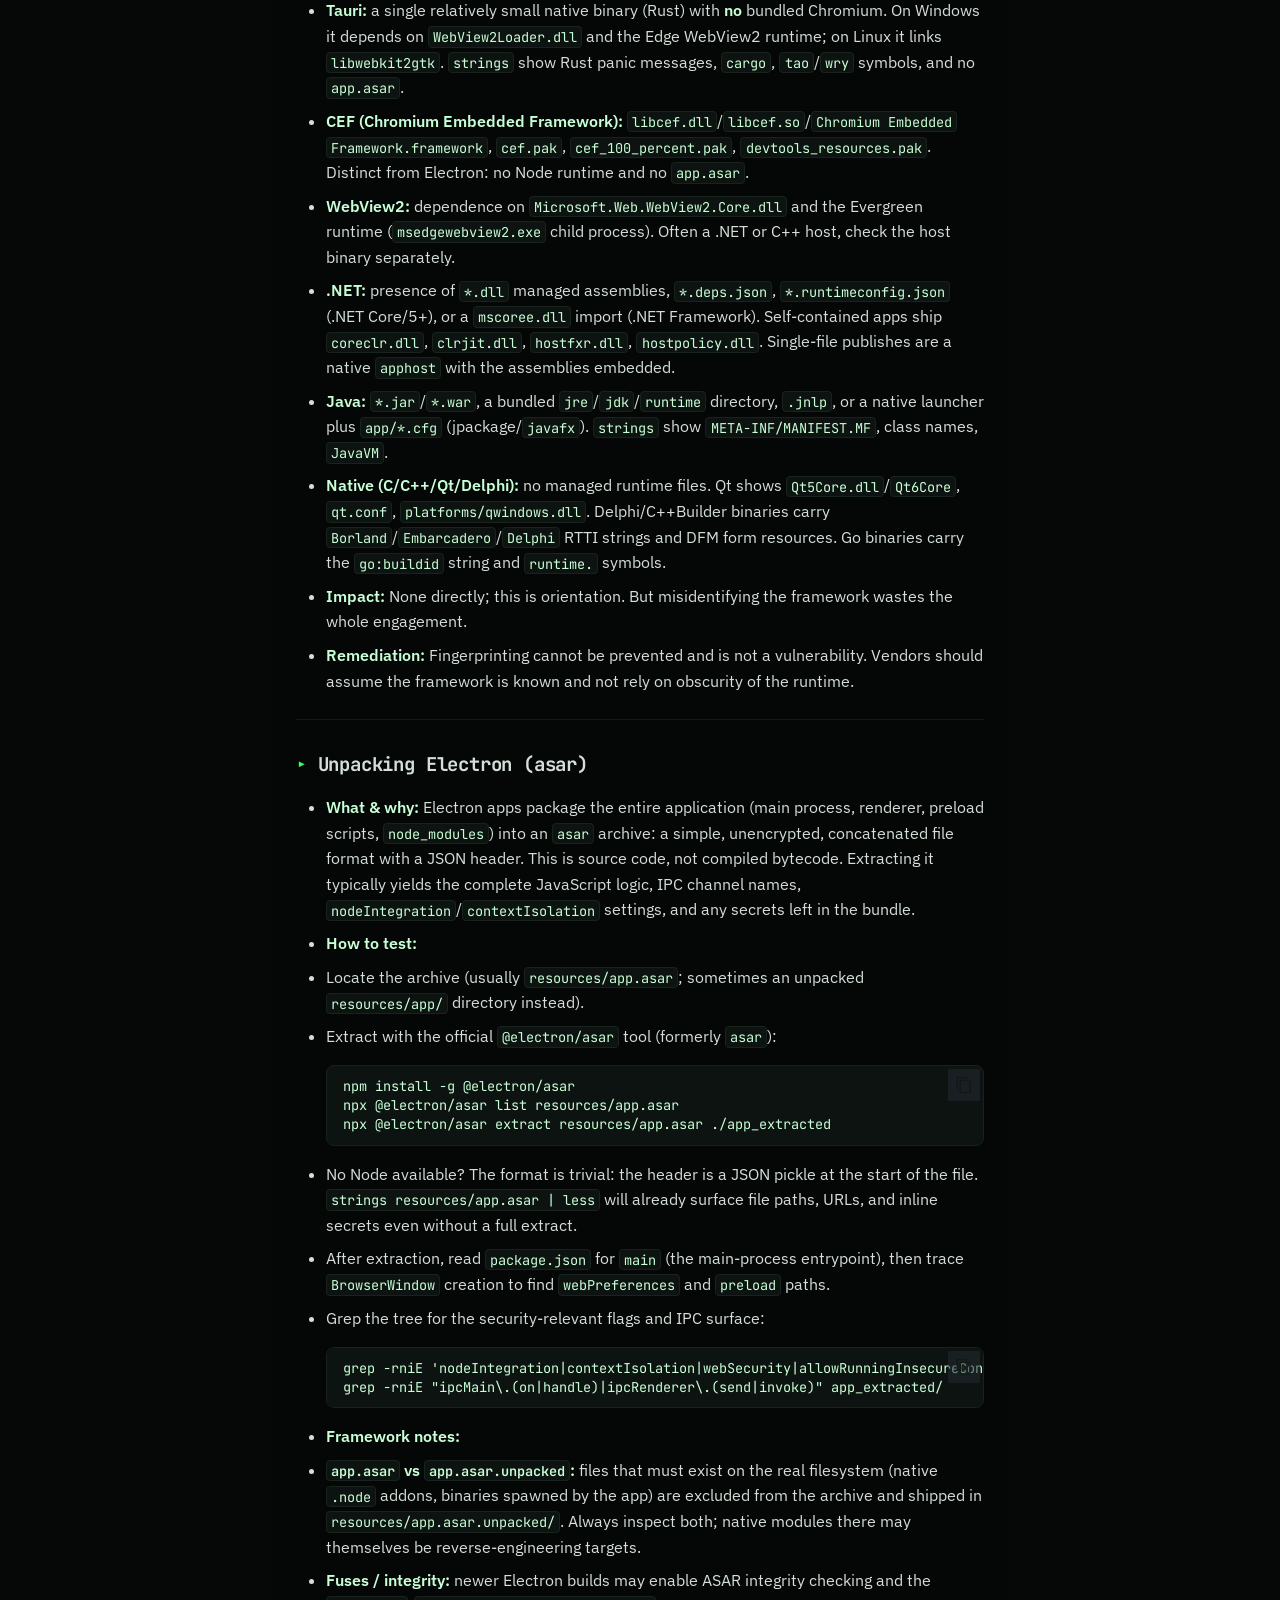
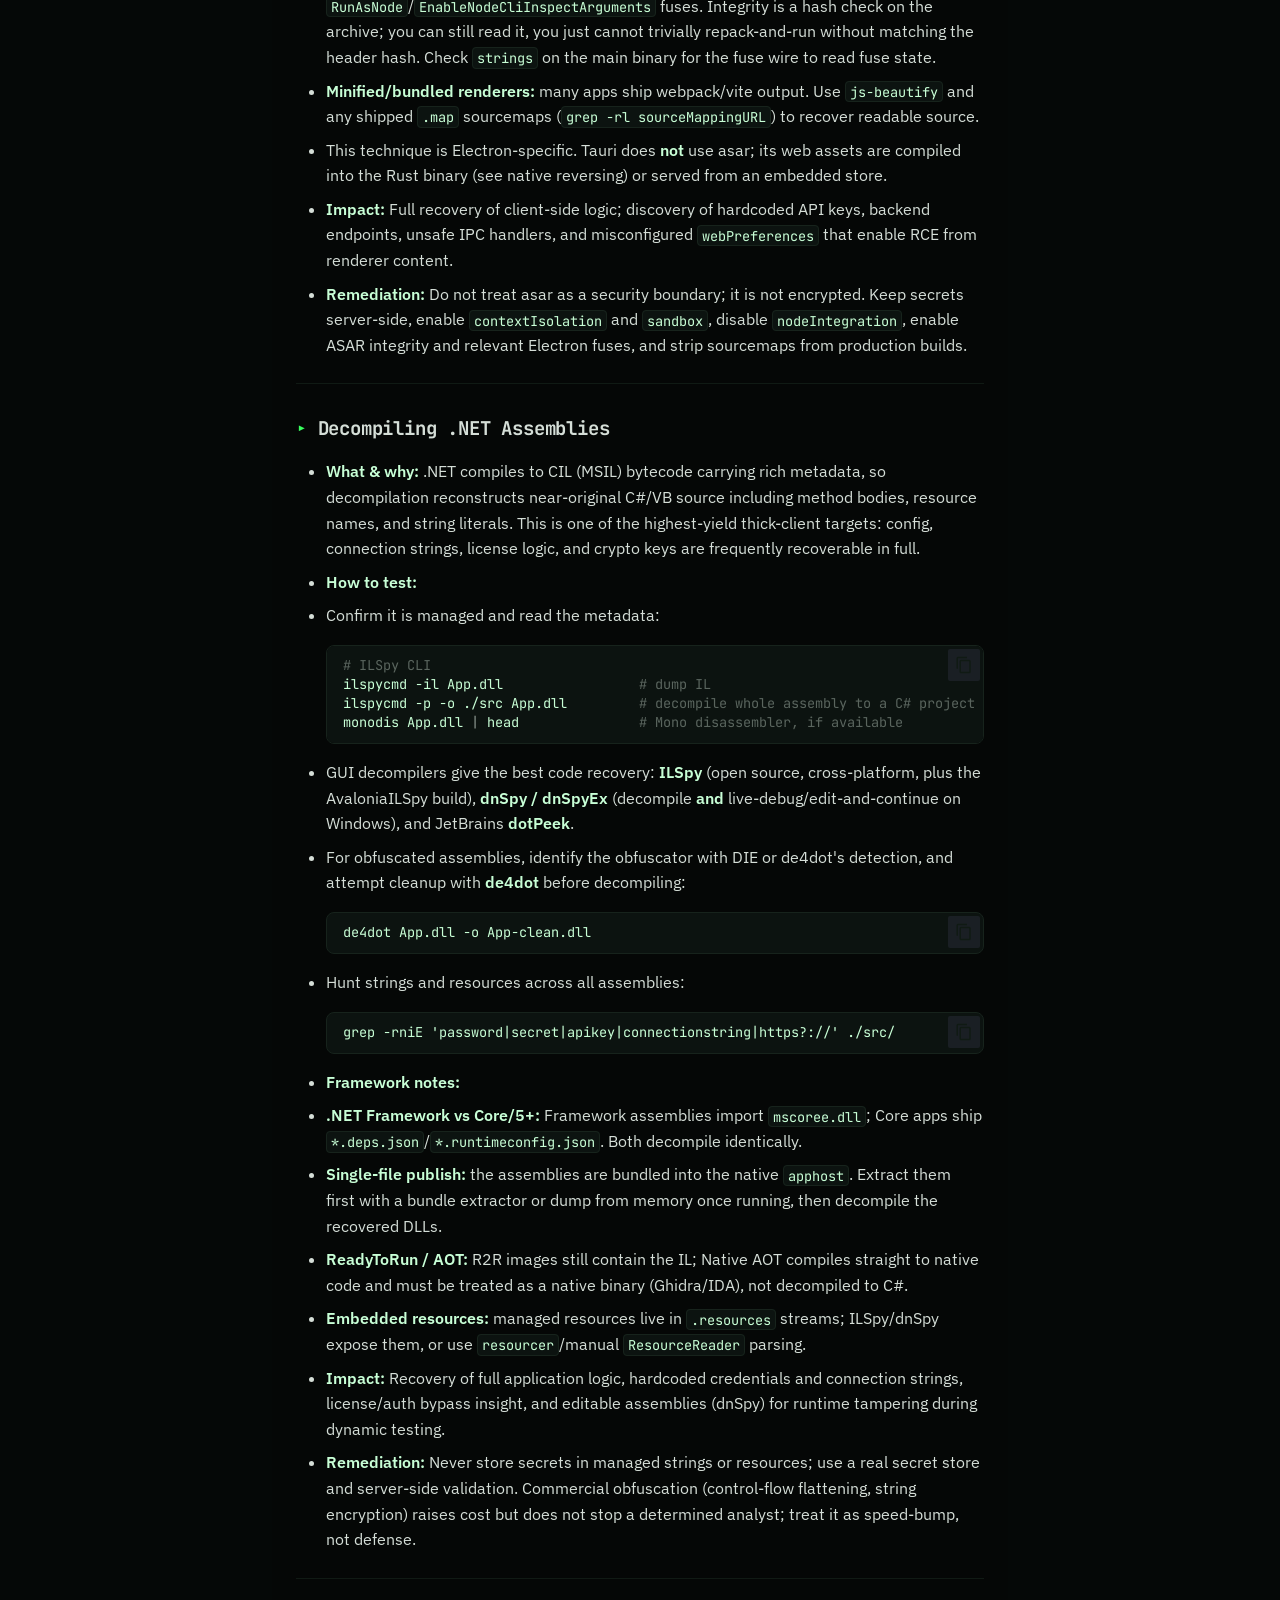
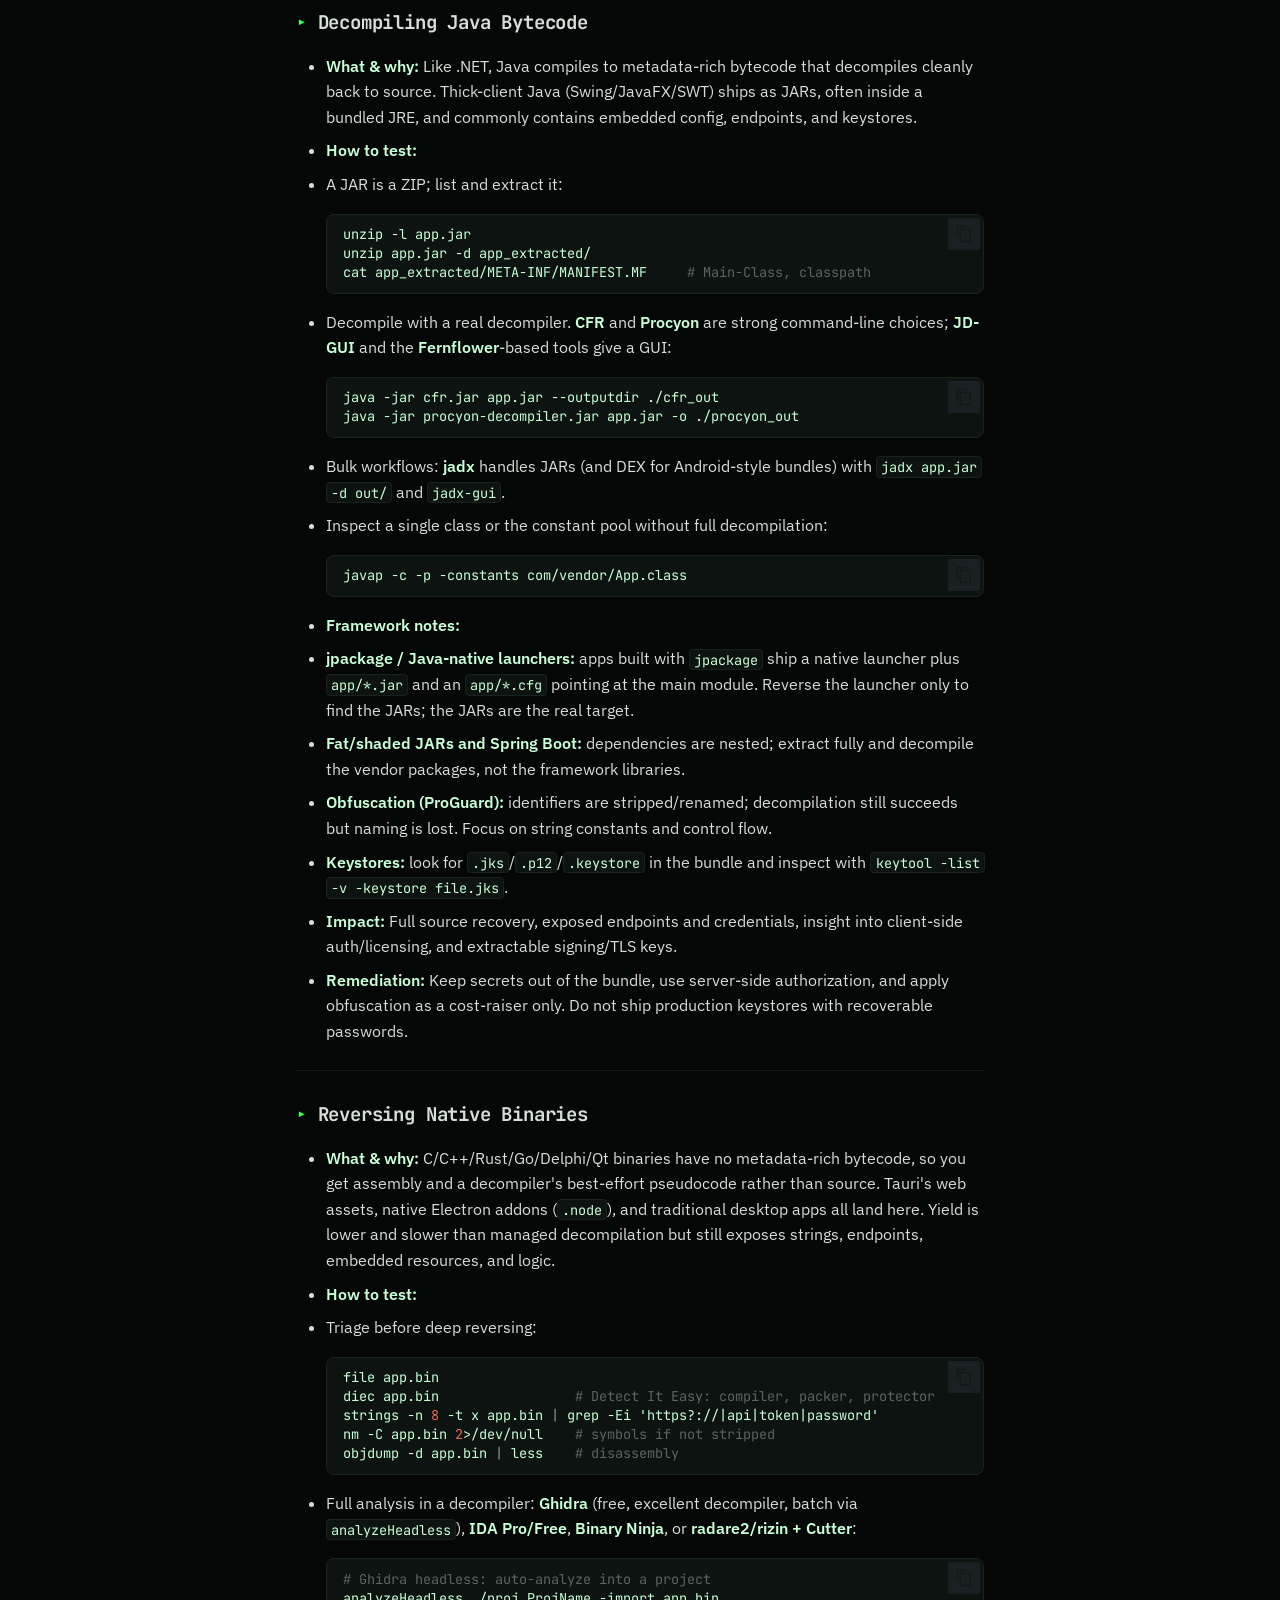
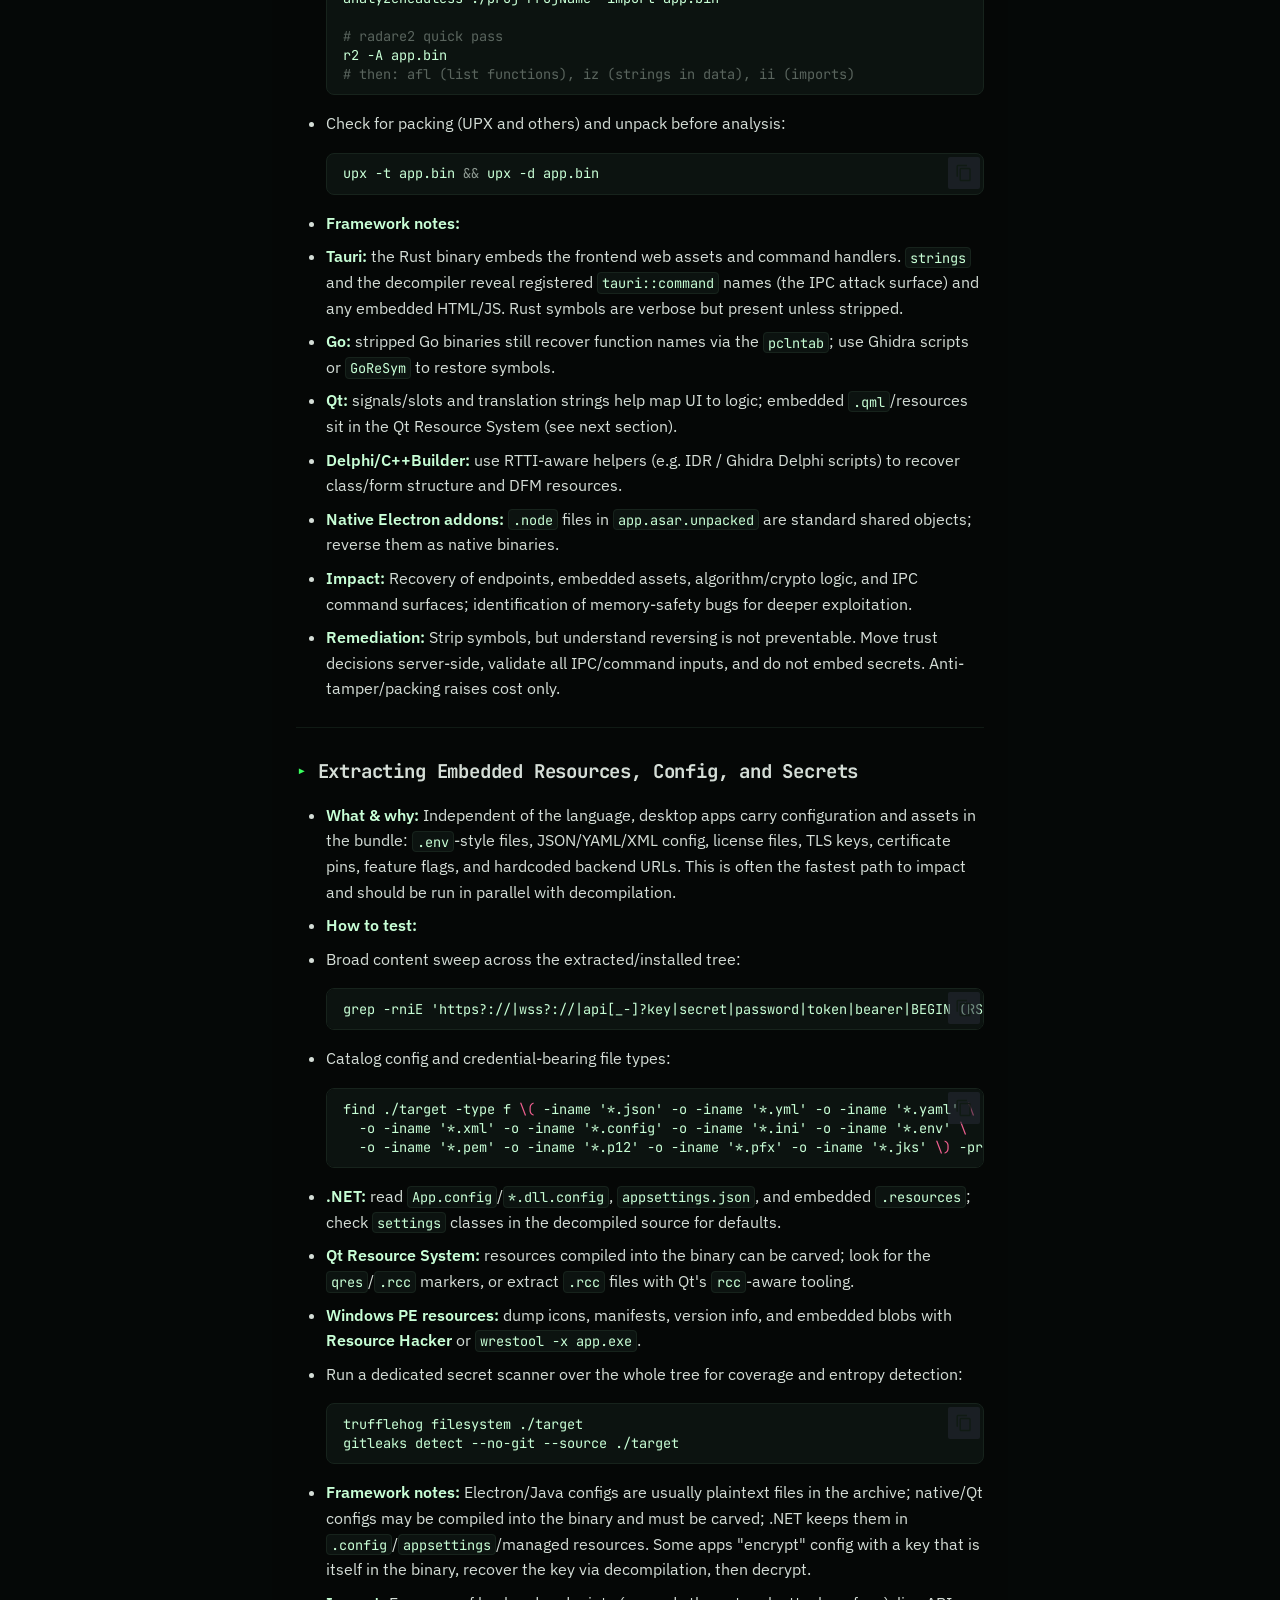
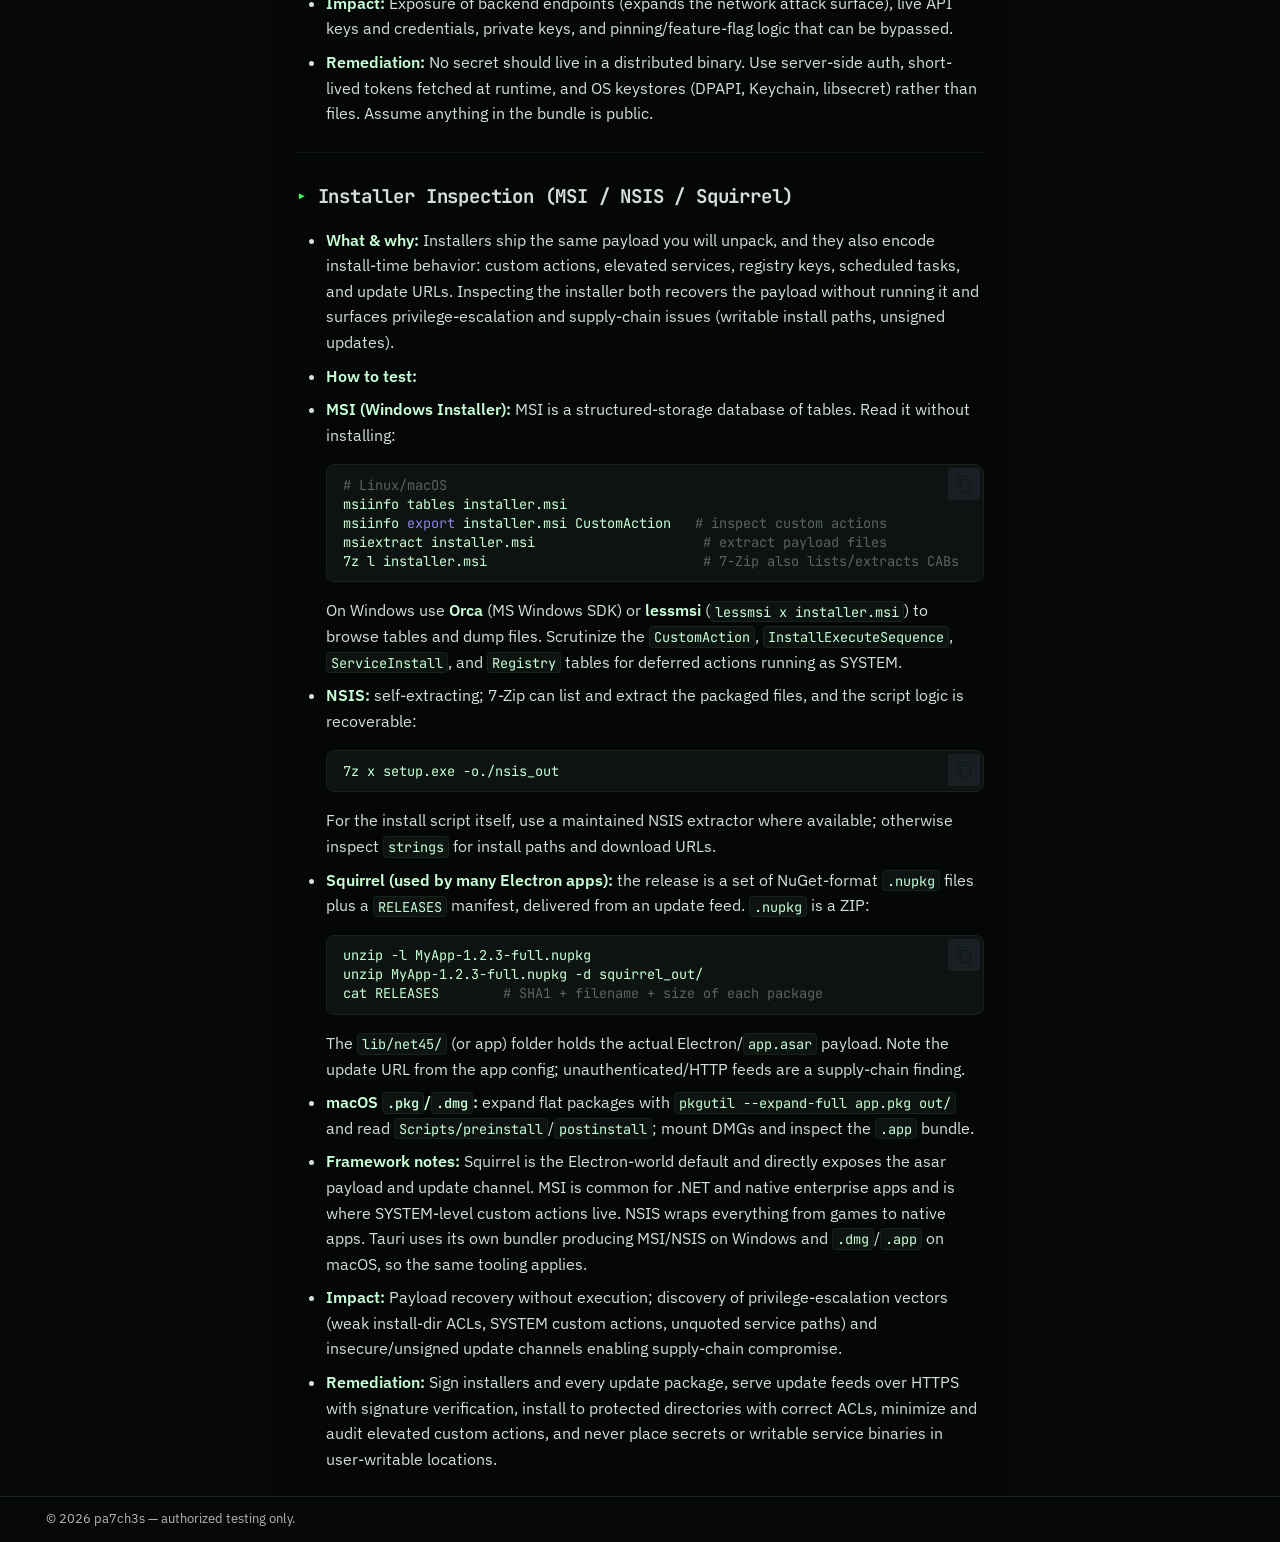
<file: recon-and-unpacking/index.html>
<!doctype html>
<html lang="en" class="no-js">
  <head>
    
      <meta charset="utf-8">
      <meta name="viewport" content="width=device-width,initial-scale=1">
      
        <meta name="description" content="The modern Hack The Planet reference. Book 01, ThickClientGalore.">
      
      
      
        <link rel="canonical" href="https://pa7ch3s.github.io/exploitnation/recon-and-unpacking/">
      
      
        <link rel="prev" href="..">
      
      
        <link rel="next" href="../secrets-at-rest/">
      
      
        
      
      
      <link rel="icon" href="../assets/favicon.png">
      <meta name="generator" content="mkdocs-1.6.1, mkdocs-material-9.7.7">
    
    
      
        <title>Reconnaissance & Unpacking - Exploit Nation</title>
      
    
    
      <link rel="stylesheet" href="../assets/stylesheets/main.ec1eaa64.min.css">
      
        
        <link rel="stylesheet" href="../assets/stylesheets/palette.ab4e12ef.min.css">
      
      


    
    
      
    
    
      
        
        
        <link rel="preconnect" href="https://fonts.gstatic.com" crossorigin>
        <link rel="stylesheet" href="https://fonts.googleapis.com/css?family=IBM+Plex+Sans:300,300i,400,400i,700,700i%7CJetBrains+Mono:400,400i,700,700i&display=fallback">
        <style>:root{--md-text-font:"IBM Plex Sans";--md-code-font:"JetBrains Mono"}</style>
      
    
    
      <link rel="stylesheet" href="../stylesheets/exploit-nation.css">
    
    <script>__md_scope=new URL("..",location),__md_hash=e=>[...e].reduce(((e,_)=>(e<<5)-e+_.charCodeAt(0)),0),__md_get=(e,_=localStorage,t=__md_scope)=>JSON.parse(_.getItem(t.pathname+"."+e)),__md_set=(e,_,t=localStorage,a=__md_scope)=>{try{t.setItem(a.pathname+"."+e,JSON.stringify(_))}catch(e){}}</script>
    
      

    
    

<meta property="og:type" content="website">
<meta property="og:site_name" content="Exploit Nation">
<meta property="og:title" content="Reconnaissance & Unpacking">
<meta property="og:description" content="The modern Hack The Planet reference. Book 01, ThickClientGalore.">
<meta property="og:url" content="https://pa7ch3s.github.io/exploitnation/recon-and-unpacking/">
<meta property="og:image" content="https://pa7ch3s.github.io/exploitnation/assets/logo.png">
<meta property="og:image:width" content="805">
<meta property="og:image:height" content="891">
<meta name="twitter:card" content="summary_large_image">
<meta name="twitter:title" content="Reconnaissance & Unpacking">
<meta name="twitter:description" content="The modern Hack The Planet reference. Book 01, ThickClientGalore.">
<meta name="twitter:image" content="https://pa7ch3s.github.io/exploitnation/assets/logo.png">
<link rel="apple-touch-icon" href="https://pa7ch3s.github.io/exploitnation/assets/logo.png">

  </head>
  
  
    
    
    
    
    
    <body dir="ltr" data-md-color-scheme="slate" data-md-color-primary="black" data-md-color-accent="green">
  
    
    <input class="md-toggle" data-md-toggle="drawer" type="checkbox" id="__drawer" autocomplete="off">
    <input class="md-toggle" data-md-toggle="search" type="checkbox" id="__search" autocomplete="off">
    <label class="md-overlay" for="__drawer"></label>
    <div data-md-component="skip">
      
        
        <a href="#reconnaissance-unpacking" class="md-skip">
          Skip to content
        </a>
      
    </div>
    <div data-md-component="announce">
      
    </div>
    
    
      

  

<header class="md-header md-header--shadow" data-md-component="header">
  <nav class="md-header__inner md-grid" aria-label="Header">
    <a href=".." title="Exploit Nation" class="md-header__button md-logo" aria-label="Exploit Nation" data-md-component="logo">
      
  <img src="../assets/logo.png" alt="logo">

    </a>
    <label class="md-header__button md-icon" for="__drawer">
      
      <svg xmlns="http://www.w3.org/2000/svg" viewBox="0 0 24 24"><path d="M3 6h18v2H3zm0 5h18v2H3zm0 5h18v2H3z"/></svg>
    </label>
    <div class="md-header__title" data-md-component="header-title">
      <div class="md-header__ellipsis">
        <div class="md-header__topic">
          <span class="md-ellipsis">
            Exploit Nation
          </span>
        </div>
        <div class="md-header__topic" data-md-component="header-topic">
          <span class="md-ellipsis">
            
              Reconnaissance & Unpacking
            
          </span>
        </div>
      </div>
    </div>
    
      
    
    
    
    
      
      
        <label class="md-header__button md-icon" for="__search">
          
          <svg xmlns="http://www.w3.org/2000/svg" viewBox="0 0 24 24"><path d="M9.5 3A6.5 6.5 0 0 1 16 9.5c0 1.61-.59 3.09-1.56 4.23l.27.27h.79l5 5-1.5 1.5-5-5v-.79l-.27-.27A6.52 6.52 0 0 1 9.5 16 6.5 6.5 0 0 1 3 9.5 6.5 6.5 0 0 1 9.5 3m0 2C7 5 5 7 5 9.5S7 14 9.5 14 14 12 14 9.5 12 5 9.5 5"/></svg>
        </label>
        <div class="md-search" data-md-component="search" role="dialog">
  <label class="md-search__overlay" for="__search"></label>
  <div class="md-search__inner" role="search">
    <form class="md-search__form" name="search">
      <input type="text" class="md-search__input" name="query" aria-label="Search" placeholder="Search" autocapitalize="off" autocorrect="off" autocomplete="off" spellcheck="false" data-md-component="search-query" required>
      <label class="md-search__icon md-icon" for="__search">
        
        <svg xmlns="http://www.w3.org/2000/svg" viewBox="0 0 24 24"><path d="M9.5 3A6.5 6.5 0 0 1 16 9.5c0 1.61-.59 3.09-1.56 4.23l.27.27h.79l5 5-1.5 1.5-5-5v-.79l-.27-.27A6.52 6.52 0 0 1 9.5 16 6.5 6.5 0 0 1 3 9.5 6.5 6.5 0 0 1 9.5 3m0 2C7 5 5 7 5 9.5S7 14 9.5 14 14 12 14 9.5 12 5 9.5 5"/></svg>
        
        <svg xmlns="http://www.w3.org/2000/svg" viewBox="0 0 24 24"><path d="M20 11v2H8l5.5 5.5-1.42 1.42L4.16 12l7.92-7.92L13.5 5.5 8 11z"/></svg>
      </label>
      <nav class="md-search__options" aria-label="Search">
        
        <button type="reset" class="md-search__icon md-icon" title="Clear" aria-label="Clear" tabindex="-1">
          
          <svg xmlns="http://www.w3.org/2000/svg" viewBox="0 0 24 24"><path d="M19 6.41 17.59 5 12 10.59 6.41 5 5 6.41 10.59 12 5 17.59 6.41 19 12 13.41 17.59 19 19 17.59 13.41 12z"/></svg>
        </button>
      </nav>
      
        <div class="md-search__suggest" data-md-component="search-suggest"></div>
      
    </form>
    <div class="md-search__output">
      <div class="md-search__scrollwrap" tabindex="0" data-md-scrollfix>
        <div class="md-search-result" data-md-component="search-result">
          <div class="md-search-result__meta">
            Initializing search
          </div>
          <ol class="md-search-result__list" role="presentation"></ol>
        </div>
      </div>
    </div>
  </div>
</div>
      
    
    
      <div class="md-header__source">
        <a href="https://github.com/Pa7ch3s/exploitnation" title="Go to repository" class="md-source" data-md-component="source">
  <div class="md-source__icon md-icon">
    
    <svg xmlns="http://www.w3.org/2000/svg" viewBox="0 0 448 512"><!--! Font Awesome Free 7.1.0 by @fontawesome - https://fontawesome.com License - https://fontawesome.com/license/free (Icons: CC BY 4.0, Fonts: SIL OFL 1.1, Code: MIT License) Copyright 2025 Fonticons, Inc.--><path d="M439.6 236.1 244 40.5c-5.4-5.5-12.8-8.5-20.4-8.5s-15 3-20.4 8.4L162.5 81l51.5 51.5c27.1-9.1 52.7 16.8 43.4 43.7l49.7 49.7c34.2-11.8 61.2 31 35.5 56.7-26.5 26.5-70.2-2.9-56-37.3L240.3 199v121.9c25.3 12.5 22.3 41.8 9.1 55-6.4 6.4-15.2 10.1-24.3 10.1s-17.8-3.6-24.3-10.1c-17.6-17.6-11.1-46.9 11.2-56v-123c-20.8-8.5-24.6-30.7-18.6-45L142.6 101 8.5 235.1C3 240.6 0 247.9 0 255.5s3 15 8.5 20.4l195.6 195.7c5.4 5.4 12.7 8.4 20.4 8.4s15-3 20.4-8.4l194.7-194.7c5.4-5.4 8.4-12.8 8.4-20.4s-3-15-8.4-20.4"/></svg>
  </div>
  <div class="md-source__repository">
    Pa7ch3s/exploitnation
  </div>
</a>
      </div>
    
  </nav>
  
</header>
    
    <div class="md-container" data-md-component="container">
      
      
        
          
        
      
      <main class="md-main" data-md-component="main">
        <div class="md-main__inner md-grid">
          
            
              
              <div class="md-sidebar md-sidebar--primary" data-md-component="sidebar" data-md-type="navigation" >
                <div class="md-sidebar__scrollwrap">
                  <div class="md-sidebar__inner">
                    



<nav class="md-nav md-nav--primary" aria-label="Navigation" data-md-level="0">
  <label class="md-nav__title" for="__drawer">
    <a href=".." title="Exploit Nation" class="md-nav__button md-logo" aria-label="Exploit Nation" data-md-component="logo">
      
  <img src="../assets/logo.png" alt="logo">

    </a>
    Exploit Nation
  </label>
  
    <div class="md-nav__source">
      <a href="https://github.com/Pa7ch3s/exploitnation" title="Go to repository" class="md-source" data-md-component="source">
  <div class="md-source__icon md-icon">
    
    <svg xmlns="http://www.w3.org/2000/svg" viewBox="0 0 448 512"><!--! Font Awesome Free 7.1.0 by @fontawesome - https://fontawesome.com License - https://fontawesome.com/license/free (Icons: CC BY 4.0, Fonts: SIL OFL 1.1, Code: MIT License) Copyright 2025 Fonticons, Inc.--><path d="M439.6 236.1 244 40.5c-5.4-5.5-12.8-8.5-20.4-8.5s-15 3-20.4 8.4L162.5 81l51.5 51.5c27.1-9.1 52.7 16.8 43.4 43.7l49.7 49.7c34.2-11.8 61.2 31 35.5 56.7-26.5 26.5-70.2-2.9-56-37.3L240.3 199v121.9c25.3 12.5 22.3 41.8 9.1 55-6.4 6.4-15.2 10.1-24.3 10.1s-17.8-3.6-24.3-10.1c-17.6-17.6-11.1-46.9 11.2-56v-123c-20.8-8.5-24.6-30.7-18.6-45L142.6 101 8.5 235.1C3 240.6 0 247.9 0 255.5s3 15 8.5 20.4l195.6 195.7c5.4 5.4 12.7 8.4 20.4 8.4s15-3 20.4-8.4l194.7-194.7c5.4-5.4 8.4-12.8 8.4-20.4s-3-15-8.4-20.4"/></svg>
  </div>
  <div class="md-source__repository">
    Pa7ch3s/exploitnation
  </div>
</a>
    </div>
  
  <ul class="md-nav__list" data-md-scrollfix>
    
      
      
  
  
  
  
    <li class="md-nav__item">
      <a href=".." class="md-nav__link">
        
  
  
  <span class="md-ellipsis">
    
  
    ThickClientGalore
  

    
  </span>
  
  

      </a>
    </li>
  

    
      
      
  
  
    
  
  
  
    <li class="md-nav__item md-nav__item--active">
      
      <input class="md-nav__toggle md-toggle" type="checkbox" id="__toc">
      
      
        
      
      
        <label class="md-nav__link md-nav__link--active" for="__toc">
          
  
  
  <span class="md-ellipsis">
    
  
    Reconnaissance & Unpacking
  

    
  </span>
  
  

          <span class="md-nav__icon md-icon"></span>
        </label>
      
      <a href="./" class="md-nav__link md-nav__link--active">
        
  
  
  <span class="md-ellipsis">
    
  
    Reconnaissance & Unpacking
  

    
  </span>
  
  

      </a>
      
        

<nav class="md-nav md-nav--secondary" aria-label="Table of contents">
  
  
  
    
  
  
    <label class="md-nav__title" for="__toc">
      <span class="md-nav__icon md-icon"></span>
      Table of contents
    </label>
    <ul class="md-nav__list" data-md-component="toc" data-md-scrollfix>
      
        <li class="md-nav__item">
  <a href="#framework-fingerprinting" class="md-nav__link">
    <span class="md-ellipsis">
      
        Framework Fingerprinting
      
    </span>
  </a>
  
</li>
      
        <li class="md-nav__item">
  <a href="#unpacking-electron-asar" class="md-nav__link">
    <span class="md-ellipsis">
      
        Unpacking Electron (asar)
      
    </span>
  </a>
  
</li>
      
        <li class="md-nav__item">
  <a href="#decompiling-net-assemblies" class="md-nav__link">
    <span class="md-ellipsis">
      
        Decompiling .NET Assemblies
      
    </span>
  </a>
  
</li>
      
        <li class="md-nav__item">
  <a href="#decompiling-java-bytecode" class="md-nav__link">
    <span class="md-ellipsis">
      
        Decompiling Java Bytecode
      
    </span>
  </a>
  
</li>
      
        <li class="md-nav__item">
  <a href="#reversing-native-binaries" class="md-nav__link">
    <span class="md-ellipsis">
      
        Reversing Native Binaries
      
    </span>
  </a>
  
</li>
      
        <li class="md-nav__item">
  <a href="#extracting-embedded-resources-config-and-secrets" class="md-nav__link">
    <span class="md-ellipsis">
      
        Extracting Embedded Resources, Config, and Secrets
      
    </span>
  </a>
  
</li>
      
        <li class="md-nav__item">
  <a href="#installer-inspection-msi-nsis-squirrel" class="md-nav__link">
    <span class="md-ellipsis">
      
        Installer Inspection (MSI / NSIS / Squirrel)
      
    </span>
  </a>
  
</li>
      
    </ul>
  
</nav>
      
    </li>
  

    
      
      
  
  
  
  
    <li class="md-nav__item">
      <a href="../secrets-at-rest/" class="md-nav__link">
        
  
  
  <span class="md-ellipsis">
    
  
    Secrets & Data at Rest
  

    
  </span>
  
  

      </a>
    </li>
  

    
      
      
  
  
  
  
    <li class="md-nav__item">
      <a href="../ipc/" class="md-nav__link">
        
  
  
  <span class="md-ellipsis">
    
  
    Inter-Process Communication
  

    
  </span>
  
  

      </a>
    </li>
  

    
      
      
  
  
  
  
    <li class="md-nav__item">
      <a href="../embedded-web-layer/" class="md-nav__link">
        
  
  
  <span class="md-ellipsis">
    
  
    Embedded Web Layer
  

    
  </span>
  
  

      </a>
    </li>
  

    
      
      
  
  
  
  
    <li class="md-nav__item">
      <a href="../update-mechanism/" class="md-nav__link">
        
  
  
  <span class="md-ellipsis">
    
  
    Update Mechanism
  

    
  </span>
  
  

      </a>
    </li>
  

    
      
      
  
  
  
  
    <li class="md-nav__item">
      <a href="../binary-and-tampering/" class="md-nav__link">
        
  
  
  <span class="md-ellipsis">
    
  
    Binary Protections & Tampering
  

    
  </span>
  
  

      </a>
    </li>
  

    
      
      
  
  
  
  
    <li class="md-nav__item">
      <a href="../network-and-api/" class="md-nav__link">
        
  
  
  <span class="md-ellipsis">
    
  
    Network & API
  

    
  </span>
  
  

      </a>
    </li>
  

    
      
      
  
  
  
  
    <li class="md-nav__item">
      <a href="../runtime-and-memory/" class="md-nav__link">
        
  
  
  <span class="md-ellipsis">
    
  
    Runtime, Memory & Instrumentation
  

    
  </span>
  
  

      </a>
    </li>
  

    
      
      
  
  
  
  
    <li class="md-nav__item">
      <a href="../auth-licensing-authz/" class="md-nav__link">
        
  
  
  <span class="md-ellipsis">
    
  
    Auth, Licensing & Authorization
  

    
  </span>
  
  

      </a>
    </li>
  

    
      
      
  
  
  
  
    <li class="md-nav__item">
      <a href="../deep-links-and-protocol-handlers/" class="md-nav__link">
        
  
  
  <span class="md-ellipsis">
    
  
    Deep Links & Protocol Handlers
  

    
  </span>
  
  

      </a>
    </li>
  

    
      
      
  
  
  
  
    <li class="md-nav__item">
      <a href="../CHECKLIST/" class="md-nav__link">
        
  
  
  <span class="md-ellipsis">
    
  
    Checklist
  

    
  </span>
  
  

      </a>
    </li>
  

    
  </ul>
</nav>
                  </div>
                </div>
              </div>
            
            
              
              <div class="md-sidebar md-sidebar--secondary" data-md-component="sidebar" data-md-type="toc" >
                <div class="md-sidebar__scrollwrap">
                  <div class="md-sidebar__inner">
                    

<nav class="md-nav md-nav--secondary" aria-label="Table of contents">
  
  
  
    
  
  
    <label class="md-nav__title" for="__toc">
      <span class="md-nav__icon md-icon"></span>
      Table of contents
    </label>
    <ul class="md-nav__list" data-md-component="toc" data-md-scrollfix>
      
        <li class="md-nav__item">
  <a href="#framework-fingerprinting" class="md-nav__link">
    <span class="md-ellipsis">
      
        Framework Fingerprinting
      
    </span>
  </a>
  
</li>
      
        <li class="md-nav__item">
  <a href="#unpacking-electron-asar" class="md-nav__link">
    <span class="md-ellipsis">
      
        Unpacking Electron (asar)
      
    </span>
  </a>
  
</li>
      
        <li class="md-nav__item">
  <a href="#decompiling-net-assemblies" class="md-nav__link">
    <span class="md-ellipsis">
      
        Decompiling .NET Assemblies
      
    </span>
  </a>
  
</li>
      
        <li class="md-nav__item">
  <a href="#decompiling-java-bytecode" class="md-nav__link">
    <span class="md-ellipsis">
      
        Decompiling Java Bytecode
      
    </span>
  </a>
  
</li>
      
        <li class="md-nav__item">
  <a href="#reversing-native-binaries" class="md-nav__link">
    <span class="md-ellipsis">
      
        Reversing Native Binaries
      
    </span>
  </a>
  
</li>
      
        <li class="md-nav__item">
  <a href="#extracting-embedded-resources-config-and-secrets" class="md-nav__link">
    <span class="md-ellipsis">
      
        Extracting Embedded Resources, Config, and Secrets
      
    </span>
  </a>
  
</li>
      
        <li class="md-nav__item">
  <a href="#installer-inspection-msi-nsis-squirrel" class="md-nav__link">
    <span class="md-ellipsis">
      
        Installer Inspection (MSI / NSIS / Squirrel)
      
    </span>
  </a>
  
</li>
      
    </ul>
  
</nav>
                  </div>
                </div>
              </div>
            
          
          
            <div class="md-content" data-md-component="content">
              
              <article class="md-content__inner md-typeset">
                
                  


  
  


<h1 id="reconnaissance-unpacking">Reconnaissance &amp; Unpacking<a class="headerlink" href="#reconnaissance-unpacking" title="Permanent link">&para;</a></h1>
<p>Before you can attack a desktop application you have to know what it is, how it is built, and where its logic actually lives. Thick clients ship their business logic to the endpoint, which means the bundle on disk is a decompiler's buffet: framework runtimes, packed source, embedded configuration, hardcoded endpoints, and secrets that a web app would have kept server-side. This chapter is about that first pass over an installed application: identifying the framework, prying the container open, and recovering readable code and config from whatever archive, bytecode, or native binary the vendor shipped.</p>
<p>Techniques covered:</p>
<ul>
<li>Framework fingerprinting (Electron / Tauri / CEF / WebView2 / .NET / Java / native)</li>
<li>Unpacking Electron (<code>asar</code>, <code>app.asar</code> vs <code>app.asar.unpacked</code>, main/renderer/preload)</li>
<li>Decompiling .NET assemblies</li>
<li>Decompiling Java bytecode</li>
<li>Reversing native binaries (Ghidra / IDA / radare2 / DIE)</li>
<li>Extracting embedded resources, config, and secrets</li>
<li>Installer inspection (MSI / NSIS / Squirrel)</li>
</ul>
<hr />
<h3 id="framework-fingerprinting">Framework Fingerprinting<a class="headerlink" href="#framework-fingerprinting" title="Permanent link">&para;</a></h3>
<ul>
<li><strong>What &amp; why:</strong> Every subsequent tool choice depends on identifying the runtime. A <code>.NET</code> app wants ILSpy; an Electron app wants <code>asar</code>; a Qt binary wants Ghidra. Vendors rarely advertise the framework, but the install tree, imported libraries, and embedded strings do. Fingerprint first so you are not running a Java decompiler against a Go binary.</li>
<li><strong>How to test:</strong></li>
<li>Start with the install directory layout and file inventory. On Windows the default roots are <code>%LOCALAPPDATA%\Programs\</code>, <code>%ProgramFiles%</code>, <code>%ProgramFiles(x86)%</code>, and per-user <code>%LOCALAPPDATA%</code>. On macOS inspect <code>*.app/Contents/</code>; on Linux check <code>/opt</code>, <code>/usr/lib</code>, and AppImage mounts.</li>
<li>Enumerate the tree and look for signature files:
    <div class="highlight"><pre><span></span><code><a id="__codelineno-0-1" name="__codelineno-0-1" href="#__codelineno-0-1"></a><span class="c1"># Linux/macOS</span>
<a id="__codelineno-0-2" name="__codelineno-0-2" href="#__codelineno-0-2"></a>find<span class="w"> </span><span class="s2">"/path/to/App"</span><span class="w"> </span>-maxdepth<span class="w"> </span><span class="m">3</span><span class="w"> </span>-type<span class="w"> </span>f<span class="w"> </span><span class="p">|</span><span class="w"> </span>sort
<a id="__codelineno-0-3" name="__codelineno-0-3" href="#__codelineno-0-3"></a>ls<span class="w"> </span>-la<span class="w"> </span><span class="s2">"/path/to/App.app/Contents/"</span>
</code></pre></div>
    <div class="highlight"><pre><span></span><code><a id="__codelineno-1-1" name="__codelineno-1-1" href="#__codelineno-1-1"></a><span class="c"># Windows</span>
<a id="__codelineno-1-2" name="__codelineno-1-2" href="#__codelineno-1-2"></a><span class="nb">Get-ChildItem</span> <span class="n">-Recurse</span> <span class="n">-Depth</span> <span class="n">3</span> <span class="s2">"C:\Path\To\App"</span> <span class="p">|</span> <span class="nb">Select-Object</span> <span class="n">FullName</span><span class="p">,</span><span class="n">Length</span>
</code></pre></div></li>
<li>Inspect the main executable's imports and strings:
    <div class="highlight"><pre><span></span><code><a id="__codelineno-2-1" name="__codelineno-2-1" href="#__codelineno-2-1"></a><span class="c1"># imported libraries reveal the runtime</span>
<a id="__codelineno-2-2" name="__codelineno-2-2" href="#__codelineno-2-2"></a>objdump<span class="w"> </span>-p<span class="w"> </span>app.exe<span class="w"> </span><span class="p">|</span><span class="w"> </span>grep<span class="w"> </span><span class="s1">'DLL Name'</span><span class="w">        </span><span class="c1"># PE imports</span>
<a id="__codelineno-2-3" name="__codelineno-2-3" href="#__codelineno-2-3"></a>strings<span class="w"> </span>-n<span class="w"> </span><span class="m">8</span><span class="w"> </span>app.exe<span class="w"> </span><span class="p">|</span><span class="w"> </span>grep<span class="w"> </span>-Ei<span class="w"> </span><span class="s1">'electron|chrome|node|qt|wxwidgets|dotnet|mono|jvm'</span>
</code></pre></div></li>
<li>Use Detect It Easy (DIE) for a one-shot classification of packer, compiler, and framework:
    <div class="highlight"><pre><span></span><code><a id="__codelineno-3-1" name="__codelineno-3-1" href="#__codelineno-3-1"></a>diec<span class="w"> </span>app.exe<span class="w">          </span><span class="c1"># CLI form of Detect It Easy</span>
</code></pre></div></li>
<li><strong>Framework notes</strong> (the tells):</li>
<li><strong>Electron:</strong> <code>resources/app.asar</code> (or <code>resources/app/</code>), a bundled <code>chrome_100_percent.pak</code>, <code>icudtl.dat</code>, <code>v8_context_snapshot.bin</code>, <code>ffmpeg.dll</code>/<code>libffmpeg</code>, <code>LICENSES.chromium.html</code>, and an executable that is really a renamed Electron stub. <code>strings</code> shows <code>node_modules</code>, <code>Electron Framework</code>, Node/Chromium version banners.</li>
<li><strong>Tauri:</strong> a single relatively small native binary (Rust) with <strong>no</strong> bundled Chromium. On Windows it depends on <code>WebView2Loader.dll</code> and the Edge WebView2 runtime; on Linux it links <code>libwebkit2gtk</code>. <code>strings</code> show Rust panic messages, <code>cargo</code>, <code>tao</code>/<code>wry</code> symbols, and no <code>app.asar</code>.</li>
<li><strong>CEF (Chromium Embedded Framework):</strong> <code>libcef.dll</code>/<code>libcef.so</code>/<code>Chromium Embedded Framework.framework</code>, <code>cef.pak</code>, <code>cef_100_percent.pak</code>, <code>devtools_resources.pak</code>. Distinct from Electron: no Node runtime and no <code>app.asar</code>.</li>
<li><strong>WebView2:</strong> dependence on <code>Microsoft.Web.WebView2.Core.dll</code> and the Evergreen runtime (<code>msedgewebview2.exe</code> child process). Often a .NET or C++ host, check the host binary separately.</li>
<li><strong>.NET:</strong> presence of <code>*.dll</code> managed assemblies, <code>*.deps.json</code>, <code>*.runtimeconfig.json</code> (.NET Core/5+), or a <code>mscoree.dll</code> import (.NET Framework). Self-contained apps ship <code>coreclr.dll</code>, <code>clrjit.dll</code>, <code>hostfxr.dll</code>, <code>hostpolicy.dll</code>. Single-file publishes are a native <code>apphost</code> with the assemblies embedded.</li>
<li><strong>Java:</strong> <code>*.jar</code>/<code>*.war</code>, a bundled <code>jre</code>/<code>jdk</code>/<code>runtime</code> directory, <code>.jnlp</code>, or a native launcher plus <code>app/*.cfg</code> (jpackage/<code>javafx</code>). <code>strings</code> show <code>META-INF/MANIFEST.MF</code>, class names, <code>JavaVM</code>.</li>
<li><strong>Native (C/C++/Qt/Delphi):</strong> no managed runtime files. Qt shows <code>Qt5Core.dll</code>/<code>Qt6Core</code>, <code>qt.conf</code>, <code>platforms/qwindows.dll</code>. Delphi/C++Builder binaries carry <code>Borland</code>/<code>Embarcadero</code>/<code>Delphi</code> RTTI strings and DFM form resources. Go binaries carry the <code>go:buildid</code> string and <code>runtime.</code> symbols.</li>
<li><strong>Impact:</strong> None directly; this is orientation. But misidentifying the framework wastes the whole engagement.</li>
<li><strong>Remediation:</strong> Fingerprinting cannot be prevented and is not a vulnerability. Vendors should assume the framework is known and not rely on obscurity of the runtime.</li>
</ul>
<hr />
<h3 id="unpacking-electron-asar">Unpacking Electron (asar)<a class="headerlink" href="#unpacking-electron-asar" title="Permanent link">&para;</a></h3>
<ul>
<li><strong>What &amp; why:</strong> Electron apps package the entire application (main process, renderer, preload scripts, <code>node_modules</code>) into an <code>asar</code> archive: a simple, unencrypted, concatenated file format with a JSON header. This is source code, not compiled bytecode. Extracting it typically yields the complete JavaScript logic, IPC channel names, <code>nodeIntegration</code>/<code>contextIsolation</code> settings, and any secrets left in the bundle.</li>
<li><strong>How to test:</strong></li>
<li>Locate the archive (usually <code>resources/app.asar</code>; sometimes an unpacked <code>resources/app/</code> directory instead).</li>
<li>Extract with the official <code>@electron/asar</code> tool (formerly <code>asar</code>):
    <div class="highlight"><pre><span></span><code><a id="__codelineno-4-1" name="__codelineno-4-1" href="#__codelineno-4-1"></a>npm<span class="w"> </span>install<span class="w"> </span>-g<span class="w"> </span>@electron/asar
<a id="__codelineno-4-2" name="__codelineno-4-2" href="#__codelineno-4-2"></a>npx<span class="w"> </span>@electron/asar<span class="w"> </span>list<span class="w"> </span>resources/app.asar
<a id="__codelineno-4-3" name="__codelineno-4-3" href="#__codelineno-4-3"></a>npx<span class="w"> </span>@electron/asar<span class="w"> </span>extract<span class="w"> </span>resources/app.asar<span class="w"> </span>./app_extracted
</code></pre></div></li>
<li>No Node available? The format is trivial: the header is a JSON pickle at the start of the file. <code>strings resources/app.asar | less</code> will already surface file paths, URLs, and inline secrets even without a full extract.</li>
<li>After extraction, read <code>package.json</code> for <code>main</code> (the main-process entrypoint), then trace <code>BrowserWindow</code> creation to find <code>webPreferences</code> and <code>preload</code> paths.</li>
<li>Grep the tree for the security-relevant flags and IPC surface:
    <div class="highlight"><pre><span></span><code><a id="__codelineno-5-1" name="__codelineno-5-1" href="#__codelineno-5-1"></a>grep<span class="w"> </span>-rniE<span class="w"> </span><span class="s1">'nodeIntegration|contextIsolation|webSecurity|allowRunningInsecureContent|sandbox'</span><span class="w"> </span>app_extracted/
<a id="__codelineno-5-2" name="__codelineno-5-2" href="#__codelineno-5-2"></a>grep<span class="w"> </span>-rniE<span class="w"> </span><span class="s2">"ipcMain\.(on|handle)|ipcRenderer\.(send|invoke)"</span><span class="w"> </span>app_extracted/
</code></pre></div></li>
<li><strong>Framework notes:</strong></li>
<li><strong><code>app.asar</code> vs <code>app.asar.unpacked</code>:</strong> files that must exist on the real filesystem (native <code>.node</code> addons, binaries spawned by the app) are excluded from the archive and shipped in <code>resources/app.asar.unpacked/</code>. Always inspect both; native modules there may themselves be reverse-engineering targets.</li>
<li><strong>Fuses / integrity:</strong> newer Electron builds may enable ASAR integrity checking and the <code>RunAsNode</code>/<code>EnableNodeCliInspectArguments</code> fuses. Integrity is a hash check on the archive; you can still read it, you just cannot trivially repack-and-run without matching the header hash. Check <code>strings</code> on the main binary for the fuse wire to read fuse state.</li>
<li><strong>Minified/bundled renderers:</strong> many apps ship webpack/vite output. Use <code>js-beautify</code> and any shipped <code>.map</code> sourcemaps (<code>grep -rl sourceMappingURL</code>) to recover readable source.</li>
<li>This technique is Electron-specific. Tauri does <strong>not</strong> use asar; its web assets are compiled into the Rust binary (see native reversing) or served from an embedded store.</li>
<li><strong>Impact:</strong> Full recovery of client-side logic; discovery of hardcoded API keys, backend endpoints, unsafe IPC handlers, and misconfigured <code>webPreferences</code> that enable RCE from renderer content.</li>
<li><strong>Remediation:</strong> Do not treat asar as a security boundary; it is not encrypted. Keep secrets server-side, enable <code>contextIsolation</code> and <code>sandbox</code>, disable <code>nodeIntegration</code>, enable ASAR integrity and relevant Electron fuses, and strip sourcemaps from production builds.</li>
</ul>
<hr />
<h3 id="decompiling-net-assemblies">Decompiling .NET Assemblies<a class="headerlink" href="#decompiling-net-assemblies" title="Permanent link">&para;</a></h3>
<ul>
<li><strong>What &amp; why:</strong> .NET compiles to CIL (MSIL) bytecode carrying rich metadata, so decompilation reconstructs near-original C#/VB source including method bodies, resource names, and string literals. This is one of the highest-yield thick-client targets: config, connection strings, license logic, and crypto keys are frequently recoverable in full.</li>
<li><strong>How to test:</strong></li>
<li>Confirm it is managed and read the metadata:
    <div class="highlight"><pre><span></span><code><a id="__codelineno-6-1" name="__codelineno-6-1" href="#__codelineno-6-1"></a><span class="c1"># ILSpy CLI</span>
<a id="__codelineno-6-2" name="__codelineno-6-2" href="#__codelineno-6-2"></a>ilspycmd<span class="w"> </span>-il<span class="w"> </span>App.dll<span class="w">                 </span><span class="c1"># dump IL</span>
<a id="__codelineno-6-3" name="__codelineno-6-3" href="#__codelineno-6-3"></a>ilspycmd<span class="w"> </span>-p<span class="w"> </span>-o<span class="w"> </span>./src<span class="w"> </span>App.dll<span class="w">         </span><span class="c1"># decompile whole assembly to a C# project</span>
<a id="__codelineno-6-4" name="__codelineno-6-4" href="#__codelineno-6-4"></a>monodis<span class="w"> </span>App.dll<span class="w"> </span><span class="p">|</span><span class="w"> </span>head<span class="w">               </span><span class="c1"># Mono disassembler, if available</span>
</code></pre></div></li>
<li>GUI decompilers give the best code recovery: <strong>ILSpy</strong> (open source, cross-platform, plus the AvaloniaILSpy build), <strong>dnSpy / dnSpyEx</strong> (decompile <strong>and</strong> live-debug/edit-and-continue on Windows), and JetBrains <strong>dotPeek</strong>.</li>
<li>For obfuscated assemblies, identify the obfuscator with DIE or de4dot's detection, and attempt cleanup with <strong>de4dot</strong> before decompiling:
    <div class="highlight"><pre><span></span><code><a id="__codelineno-7-1" name="__codelineno-7-1" href="#__codelineno-7-1"></a>de4dot<span class="w"> </span>App.dll<span class="w"> </span>-o<span class="w"> </span>App-clean.dll
</code></pre></div></li>
<li>Hunt strings and resources across all assemblies:
    <div class="highlight"><pre><span></span><code><a id="__codelineno-8-1" name="__codelineno-8-1" href="#__codelineno-8-1"></a>grep<span class="w"> </span>-rniE<span class="w"> </span><span class="s1">'password|secret|apikey|connectionstring|https?://'</span><span class="w"> </span>./src/
</code></pre></div></li>
<li><strong>Framework notes:</strong></li>
<li><strong>.NET Framework vs Core/5+:</strong> Framework assemblies import <code>mscoree.dll</code>; Core apps ship <code>*.deps.json</code>/<code>*.runtimeconfig.json</code>. Both decompile identically.</li>
<li><strong>Single-file publish:</strong> the assemblies are bundled into the native <code>apphost</code>. Extract them first with a bundle extractor or dump from memory once running, then decompile the recovered DLLs.</li>
<li><strong>ReadyToRun / AOT:</strong> R2R images still contain the IL; Native AOT compiles straight to native code and must be treated as a native binary (Ghidra/IDA), not decompiled to C#.</li>
<li><strong>Embedded resources:</strong> managed resources live in <code>.resources</code> streams; ILSpy/dnSpy expose them, or use <code>resourcer</code>/manual <code>ResourceReader</code> parsing.</li>
<li><strong>Impact:</strong> Recovery of full application logic, hardcoded credentials and connection strings, license/auth bypass insight, and editable assemblies (dnSpy) for runtime tampering during dynamic testing.</li>
<li><strong>Remediation:</strong> Never store secrets in managed strings or resources; use a real secret store and server-side validation. Commercial obfuscation (control-flow flattening, string encryption) raises cost but does not stop a determined analyst; treat it as speed-bump, not defense.</li>
</ul>
<hr />
<h3 id="decompiling-java-bytecode">Decompiling Java Bytecode<a class="headerlink" href="#decompiling-java-bytecode" title="Permanent link">&para;</a></h3>
<ul>
<li><strong>What &amp; why:</strong> Like .NET, Java compiles to metadata-rich bytecode that decompiles cleanly back to source. Thick-client Java (Swing/JavaFX/SWT) ships as JARs, often inside a bundled JRE, and commonly contains embedded config, endpoints, and keystores.</li>
<li><strong>How to test:</strong></li>
<li>A JAR is a ZIP; list and extract it:
    <div class="highlight"><pre><span></span><code><a id="__codelineno-9-1" name="__codelineno-9-1" href="#__codelineno-9-1"></a>unzip<span class="w"> </span>-l<span class="w"> </span>app.jar
<a id="__codelineno-9-2" name="__codelineno-9-2" href="#__codelineno-9-2"></a>unzip<span class="w"> </span>app.jar<span class="w"> </span>-d<span class="w"> </span>app_extracted/
<a id="__codelineno-9-3" name="__codelineno-9-3" href="#__codelineno-9-3"></a>cat<span class="w"> </span>app_extracted/META-INF/MANIFEST.MF<span class="w">     </span><span class="c1"># Main-Class, classpath</span>
</code></pre></div></li>
<li>Decompile with a real decompiler. <strong>CFR</strong> and <strong>Procyon</strong> are strong command-line choices; <strong>JD-GUI</strong> and the <strong>Fernflower</strong>-based tools give a GUI:
    <div class="highlight"><pre><span></span><code><a id="__codelineno-10-1" name="__codelineno-10-1" href="#__codelineno-10-1"></a>java<span class="w"> </span>-jar<span class="w"> </span>cfr.jar<span class="w"> </span>app.jar<span class="w"> </span>--outputdir<span class="w"> </span>./cfr_out
<a id="__codelineno-10-2" name="__codelineno-10-2" href="#__codelineno-10-2"></a>java<span class="w"> </span>-jar<span class="w"> </span>procyon-decompiler.jar<span class="w"> </span>app.jar<span class="w"> </span>-o<span class="w"> </span>./procyon_out
</code></pre></div></li>
<li>Bulk workflows: <strong>jadx</strong> handles JARs (and DEX for Android-style bundles) with <code>jadx app.jar -d out/</code> and <code>jadx-gui</code>.</li>
<li>Inspect a single class or the constant pool without full decompilation:
    <div class="highlight"><pre><span></span><code><a id="__codelineno-11-1" name="__codelineno-11-1" href="#__codelineno-11-1"></a>javap<span class="w"> </span>-c<span class="w"> </span>-p<span class="w"> </span>-constants<span class="w"> </span>com/vendor/App.class
</code></pre></div></li>
<li><strong>Framework notes:</strong></li>
<li><strong>jpackage / Java-native launchers:</strong> apps built with <code>jpackage</code> ship a native launcher plus <code>app/*.jar</code> and an <code>app/*.cfg</code> pointing at the main module. Reverse the launcher only to find the JARs; the JARs are the real target.</li>
<li><strong>Fat/shaded JARs and Spring Boot:</strong> dependencies are nested; extract fully and decompile the vendor packages, not the framework libraries.</li>
<li><strong>Obfuscation (ProGuard):</strong> identifiers are stripped/renamed; decompilation still succeeds but naming is lost. Focus on string constants and control flow.</li>
<li><strong>Keystores:</strong> look for <code>.jks</code>/<code>.p12</code>/<code>.keystore</code> in the bundle and inspect with <code>keytool -list -v -keystore file.jks</code>.</li>
<li><strong>Impact:</strong> Full source recovery, exposed endpoints and credentials, insight into client-side auth/licensing, and extractable signing/TLS keys.</li>
<li><strong>Remediation:</strong> Keep secrets out of the bundle, use server-side authorization, and apply obfuscation as a cost-raiser only. Do not ship production keystores with recoverable passwords.</li>
</ul>
<hr />
<h3 id="reversing-native-binaries">Reversing Native Binaries<a class="headerlink" href="#reversing-native-binaries" title="Permanent link">&para;</a></h3>
<ul>
<li><strong>What &amp; why:</strong> C/C++/Rust/Go/Delphi/Qt binaries have no metadata-rich bytecode, so you get assembly and a decompiler's best-effort pseudocode rather than source. Tauri's web assets, native Electron addons (<code>.node</code>), and traditional desktop apps all land here. Yield is lower and slower than managed decompilation but still exposes strings, endpoints, embedded resources, and logic.</li>
<li><strong>How to test:</strong></li>
<li>Triage before deep reversing:
    <div class="highlight"><pre><span></span><code><a id="__codelineno-12-1" name="__codelineno-12-1" href="#__codelineno-12-1"></a>file<span class="w"> </span>app.bin
<a id="__codelineno-12-2" name="__codelineno-12-2" href="#__codelineno-12-2"></a>diec<span class="w"> </span>app.bin<span class="w">                 </span><span class="c1"># Detect It Easy: compiler, packer, protector</span>
<a id="__codelineno-12-3" name="__codelineno-12-3" href="#__codelineno-12-3"></a>strings<span class="w"> </span>-n<span class="w"> </span><span class="m">8</span><span class="w"> </span>-t<span class="w"> </span>x<span class="w"> </span>app.bin<span class="w"> </span><span class="p">|</span><span class="w"> </span>grep<span class="w"> </span>-Ei<span class="w"> </span><span class="s1">'https?://|api|token|password'</span>
<a id="__codelineno-12-4" name="__codelineno-12-4" href="#__codelineno-12-4"></a>nm<span class="w"> </span>-C<span class="w"> </span>app.bin<span class="w"> </span><span class="m">2</span>&gt;/dev/null<span class="w">    </span><span class="c1"># symbols if not stripped</span>
<a id="__codelineno-12-5" name="__codelineno-12-5" href="#__codelineno-12-5"></a>objdump<span class="w"> </span>-d<span class="w"> </span>app.bin<span class="w"> </span><span class="p">|</span><span class="w"> </span>less<span class="w">    </span><span class="c1"># disassembly</span>
</code></pre></div></li>
<li>Full analysis in a decompiler: <strong>Ghidra</strong> (free, excellent decompiler, batch via <code>analyzeHeadless</code>), <strong>IDA Pro/Free</strong>, <strong>Binary Ninja</strong>, or <strong>radare2/rizin + Cutter</strong>:
    <div class="highlight"><pre><span></span><code><a id="__codelineno-13-1" name="__codelineno-13-1" href="#__codelineno-13-1"></a><span class="c1"># Ghidra headless: auto-analyze into a project</span>
<a id="__codelineno-13-2" name="__codelineno-13-2" href="#__codelineno-13-2"></a>analyzeHeadless<span class="w"> </span>./proj<span class="w"> </span>ProjName<span class="w"> </span>-import<span class="w"> </span>app.bin
<a id="__codelineno-13-3" name="__codelineno-13-3" href="#__codelineno-13-3"></a>
<a id="__codelineno-13-4" name="__codelineno-13-4" href="#__codelineno-13-4"></a><span class="c1"># radare2 quick pass</span>
<a id="__codelineno-13-5" name="__codelineno-13-5" href="#__codelineno-13-5"></a>r2<span class="w"> </span>-A<span class="w"> </span>app.bin
<a id="__codelineno-13-6" name="__codelineno-13-6" href="#__codelineno-13-6"></a><span class="c1"># then: afl (list functions), iz (strings in data), ii (imports)</span>
</code></pre></div></li>
<li>Check for packing (UPX and others) and unpack before analysis:
    <div class="highlight"><pre><span></span><code><a id="__codelineno-14-1" name="__codelineno-14-1" href="#__codelineno-14-1"></a>upx<span class="w"> </span>-t<span class="w"> </span>app.bin<span class="w"> </span><span class="o">&amp;&amp;</span><span class="w"> </span>upx<span class="w"> </span>-d<span class="w"> </span>app.bin
</code></pre></div></li>
<li><strong>Framework notes:</strong></li>
<li><strong>Tauri:</strong> the Rust binary embeds the frontend web assets and command handlers. <code>strings</code> and the decompiler reveal registered <code>tauri::command</code> names (the IPC attack surface) and any embedded HTML/JS. Rust symbols are verbose but present unless stripped.</li>
<li><strong>Go:</strong> stripped Go binaries still recover function names via the <code>pclntab</code>; use Ghidra scripts or <code>GoReSym</code> to restore symbols.</li>
<li><strong>Qt:</strong> signals/slots and translation strings help map UI to logic; embedded <code>.qml</code>/resources sit in the Qt Resource System (see next section).</li>
<li><strong>Delphi/C++Builder:</strong> use RTTI-aware helpers (e.g. IDR / Ghidra Delphi scripts) to recover class/form structure and DFM resources.</li>
<li><strong>Native Electron addons:</strong> <code>.node</code> files in <code>app.asar.unpacked</code> are standard shared objects; reverse them as native binaries.</li>
<li><strong>Impact:</strong> Recovery of endpoints, embedded assets, algorithm/crypto logic, and IPC command surfaces; identification of memory-safety bugs for deeper exploitation.</li>
<li><strong>Remediation:</strong> Strip symbols, but understand reversing is not preventable. Move trust decisions server-side, validate all IPC/command inputs, and do not embed secrets. Anti-tamper/packing raises cost only.</li>
</ul>
<hr />
<h3 id="extracting-embedded-resources-config-and-secrets">Extracting Embedded Resources, Config, and Secrets<a class="headerlink" href="#extracting-embedded-resources-config-and-secrets" title="Permanent link">&para;</a></h3>
<ul>
<li><strong>What &amp; why:</strong> Independent of the language, desktop apps carry configuration and assets in the bundle: <code>.env</code>-style files, JSON/YAML/XML config, license files, TLS keys, certificate pins, feature flags, and hardcoded backend URLs. This is often the fastest path to impact and should be run in parallel with decompilation.</li>
<li><strong>How to test:</strong></li>
<li>Broad content sweep across the extracted/installed tree:
    <div class="highlight"><pre><span></span><code><a id="__codelineno-15-1" name="__codelineno-15-1" href="#__codelineno-15-1"></a>grep<span class="w"> </span>-rniE<span class="w"> </span><span class="s1">'https?://|wss?://|api[_-]?key|secret|password|token|bearer|BEGIN (RSA|EC|PRIVATE)'</span><span class="w"> </span>./target/
</code></pre></div></li>
<li>Catalog config and credential-bearing file types:
    <div class="highlight"><pre><span></span><code><a id="__codelineno-16-1" name="__codelineno-16-1" href="#__codelineno-16-1"></a>find<span class="w"> </span>./target<span class="w"> </span>-type<span class="w"> </span>f<span class="w"> </span><span class="se">\(</span><span class="w"> </span>-iname<span class="w"> </span><span class="s1">'*.json'</span><span class="w"> </span>-o<span class="w"> </span>-iname<span class="w"> </span><span class="s1">'*.yml'</span><span class="w"> </span>-o<span class="w"> </span>-iname<span class="w"> </span><span class="s1">'*.yaml'</span><span class="w"> </span><span class="se">\</span>
<a id="__codelineno-16-2" name="__codelineno-16-2" href="#__codelineno-16-2"></a><span class="w">  </span>-o<span class="w"> </span>-iname<span class="w"> </span><span class="s1">'*.xml'</span><span class="w"> </span>-o<span class="w"> </span>-iname<span class="w"> </span><span class="s1">'*.config'</span><span class="w"> </span>-o<span class="w"> </span>-iname<span class="w"> </span><span class="s1">'*.ini'</span><span class="w"> </span>-o<span class="w"> </span>-iname<span class="w"> </span><span class="s1">'*.env'</span><span class="w"> </span><span class="se">\</span>
<a id="__codelineno-16-3" name="__codelineno-16-3" href="#__codelineno-16-3"></a><span class="w">  </span>-o<span class="w"> </span>-iname<span class="w"> </span><span class="s1">'*.pem'</span><span class="w"> </span>-o<span class="w"> </span>-iname<span class="w"> </span><span class="s1">'*.p12'</span><span class="w"> </span>-o<span class="w"> </span>-iname<span class="w"> </span><span class="s1">'*.pfx'</span><span class="w"> </span>-o<span class="w"> </span>-iname<span class="w"> </span><span class="s1">'*.jks'</span><span class="w"> </span><span class="se">\)</span><span class="w"> </span>-print
</code></pre></div></li>
<li><strong>.NET:</strong> read <code>App.config</code>/<code>*.dll.config</code>, <code>appsettings.json</code>, and embedded <code>.resources</code>; check <code>settings</code> classes in the decompiled source for defaults.</li>
<li><strong>Qt Resource System:</strong> resources compiled into the binary can be carved; look for the <code>qres</code>/<code>.rcc</code> markers, or extract <code>.rcc</code> files with Qt's <code>rcc</code>-aware tooling.</li>
<li><strong>Windows PE resources:</strong> dump icons, manifests, version info, and embedded blobs with <strong>Resource Hacker</strong> or <code>wrestool -x app.exe</code>.</li>
<li>Run a dedicated secret scanner over the whole tree for coverage and entropy detection:
    <div class="highlight"><pre><span></span><code><a id="__codelineno-17-1" name="__codelineno-17-1" href="#__codelineno-17-1"></a>trufflehog<span class="w"> </span>filesystem<span class="w"> </span>./target
<a id="__codelineno-17-2" name="__codelineno-17-2" href="#__codelineno-17-2"></a>gitleaks<span class="w"> </span>detect<span class="w"> </span>--no-git<span class="w"> </span>--source<span class="w"> </span>./target
</code></pre></div></li>
<li><strong>Framework notes:</strong> Electron/Java configs are usually plaintext files in the archive; native/Qt configs may be compiled into the binary and must be carved; .NET keeps them in <code>.config</code>/<code>appsettings</code>/managed resources. Some apps "encrypt" config with a key that is itself in the binary, recover the key via decompilation, then decrypt.</li>
<li><strong>Impact:</strong> Exposure of backend endpoints (expands the network attack surface), live API keys and credentials, private keys, and pinning/feature-flag logic that can be bypassed.</li>
<li><strong>Remediation:</strong> No secret should live in a distributed binary. Use server-side auth, short-lived tokens fetched at runtime, and OS keystores (DPAPI, Keychain, libsecret) rather than files. Assume anything in the bundle is public.</li>
</ul>
<hr />
<h3 id="installer-inspection-msi-nsis-squirrel">Installer Inspection (MSI / NSIS / Squirrel)<a class="headerlink" href="#installer-inspection-msi-nsis-squirrel" title="Permanent link">&para;</a></h3>
<ul>
<li><strong>What &amp; why:</strong> Installers ship the same payload you will unpack, and they also encode install-time behavior: custom actions, elevated services, registry keys, scheduled tasks, and update URLs. Inspecting the installer both recovers the payload without running it and surfaces privilege-escalation and supply-chain issues (writable install paths, unsigned updates).</li>
<li><strong>How to test:</strong></li>
<li><strong>MSI (Windows Installer):</strong> MSI is a structured-storage database of tables. Read it without installing:
    <div class="highlight"><pre><span></span><code><a id="__codelineno-18-1" name="__codelineno-18-1" href="#__codelineno-18-1"></a><span class="c1"># Linux/macOS</span>
<a id="__codelineno-18-2" name="__codelineno-18-2" href="#__codelineno-18-2"></a>msiinfo<span class="w"> </span>tables<span class="w"> </span>installer.msi
<a id="__codelineno-18-3" name="__codelineno-18-3" href="#__codelineno-18-3"></a>msiinfo<span class="w"> </span><span class="nb">export</span><span class="w"> </span>installer.msi<span class="w"> </span>CustomAction<span class="w">   </span><span class="c1"># inspect custom actions</span>
<a id="__codelineno-18-4" name="__codelineno-18-4" href="#__codelineno-18-4"></a>msiextract<span class="w"> </span>installer.msi<span class="w">                     </span><span class="c1"># extract payload files</span>
<a id="__codelineno-18-5" name="__codelineno-18-5" href="#__codelineno-18-5"></a>7z<span class="w"> </span>l<span class="w"> </span>installer.msi<span class="w">                           </span><span class="c1"># 7-Zip also lists/extracts CABs</span>
</code></pre></div>
    On Windows use <strong>Orca</strong> (MS Windows SDK) or <strong>lessmsi</strong> (<code>lessmsi x installer.msi</code>) to browse tables and dump files. Scrutinize the <code>CustomAction</code>, <code>InstallExecuteSequence</code>, <code>ServiceInstall</code>, and <code>Registry</code> tables for deferred actions running as SYSTEM.</li>
<li><strong>NSIS:</strong> self-extracting; 7-Zip can list and extract the packaged files, and the script logic is recoverable:
    <div class="highlight"><pre><span></span><code><a id="__codelineno-19-1" name="__codelineno-19-1" href="#__codelineno-19-1"></a>7z<span class="w"> </span>x<span class="w"> </span>setup.exe<span class="w"> </span>-o./nsis_out
</code></pre></div>
    For the install script itself, use a maintained NSIS extractor where available; otherwise inspect <code>strings</code> for install paths and download URLs.</li>
<li><strong>Squirrel (used by many Electron apps):</strong> the release is a set of NuGet-format <code>.nupkg</code> files plus a <code>RELEASES</code> manifest, delivered from an update feed. <code>.nupkg</code> is a ZIP:
    <div class="highlight"><pre><span></span><code><a id="__codelineno-20-1" name="__codelineno-20-1" href="#__codelineno-20-1"></a>unzip<span class="w"> </span>-l<span class="w"> </span>MyApp-1.2.3-full.nupkg
<a id="__codelineno-20-2" name="__codelineno-20-2" href="#__codelineno-20-2"></a>unzip<span class="w"> </span>MyApp-1.2.3-full.nupkg<span class="w"> </span>-d<span class="w"> </span>squirrel_out/
<a id="__codelineno-20-3" name="__codelineno-20-3" href="#__codelineno-20-3"></a>cat<span class="w"> </span>RELEASES<span class="w">        </span><span class="c1"># SHA1 + filename + size of each package</span>
</code></pre></div>
    The <code>lib/net45/</code> (or app) folder holds the actual Electron/<code>app.asar</code> payload. Note the update URL from the app config; unauthenticated/HTTP feeds are a supply-chain finding.</li>
<li><strong>macOS <code>.pkg</code>/<code>.dmg</code>:</strong> expand flat packages with <code>pkgutil --expand-full app.pkg out/</code> and read <code>Scripts/preinstall</code>/<code>postinstall</code>; mount DMGs and inspect the <code>.app</code> bundle.</li>
<li><strong>Framework notes:</strong> Squirrel is the Electron-world default and directly exposes the asar payload and update channel. MSI is common for .NET and native enterprise apps and is where SYSTEM-level custom actions live. NSIS wraps everything from games to native apps. Tauri uses its own bundler producing MSI/NSIS on Windows and <code>.dmg</code>/<code>.app</code> on macOS, so the same tooling applies.</li>
<li><strong>Impact:</strong> Payload recovery without execution; discovery of privilege-escalation vectors (weak install-dir ACLs, SYSTEM custom actions, unquoted service paths) and insecure/unsigned update channels enabling supply-chain compromise.</li>
<li><strong>Remediation:</strong> Sign installers and every update package, serve update feeds over HTTPS with signature verification, install to protected directories with correct ACLs, minimize and audit elevated custom actions, and never place secrets or writable service binaries in user-writable locations.</li>
</ul>












                
              </article>
            </div>
          
          
<script>var target=document.getElementById(location.hash.slice(1));target&&target.name&&(target.checked=target.name.startsWith("__tabbed_"))</script>
        </div>
        
          <button type="button" class="md-top md-icon" data-md-component="top" hidden>
  
  <svg xmlns="http://www.w3.org/2000/svg" viewBox="0 0 24 24"><path d="M13 20h-2V8l-5.5 5.5-1.42-1.42L12 4.16l7.92 7.92-1.42 1.42L13 8z"/></svg>
  Back to top
</button>
        
      </main>
      
        <footer class="md-footer">
  
  <div class="md-footer-meta md-typeset">
    <div class="md-footer-meta__inner md-grid">
      <div class="md-copyright">
  
    <div class="md-copyright__highlight">
      © 2026 pa7ch3s — authorized testing only.
    </div>
  
  
</div>
      
    </div>
  </div>
</footer>
      
    </div>
    <div class="md-dialog" data-md-component="dialog">
      <div class="md-dialog__inner md-typeset"></div>
    </div>
    
    
    
      
      
      <script id="__config" type="application/json">{"annotate": null, "base": "..", "features": ["navigation.instant", "navigation.top", "navigation.tracking", "navigation.sections", "search.suggest", "search.highlight", "content.code.copy", "toc.follow"], "search": "../assets/javascripts/workers/search.2c215733.min.js", "tags": null, "translations": {"clipboard.copied": "Copied to clipboard", "clipboard.copy": "Copy to clipboard", "search.result.more.one": "1 more on this page", "search.result.more.other": "# more on this page", "search.result.none": "No matching documents", "search.result.one": "1 matching document", "search.result.other": "# matching documents", "search.result.placeholder": "Type to start searching", "search.result.term.missing": "Missing", "select.version": "Select version"}, "version": null}</script>
    
    
      <script src="../assets/javascripts/bundle.d7400e89.min.js"></script>
      
        <script src="../js/matrix.js"></script>
      
        <script src="../js/hero-bg.js"></script>
      
        <script src="../js/search-cap.js"></script>
      
    
  </body>
</html>
</file>
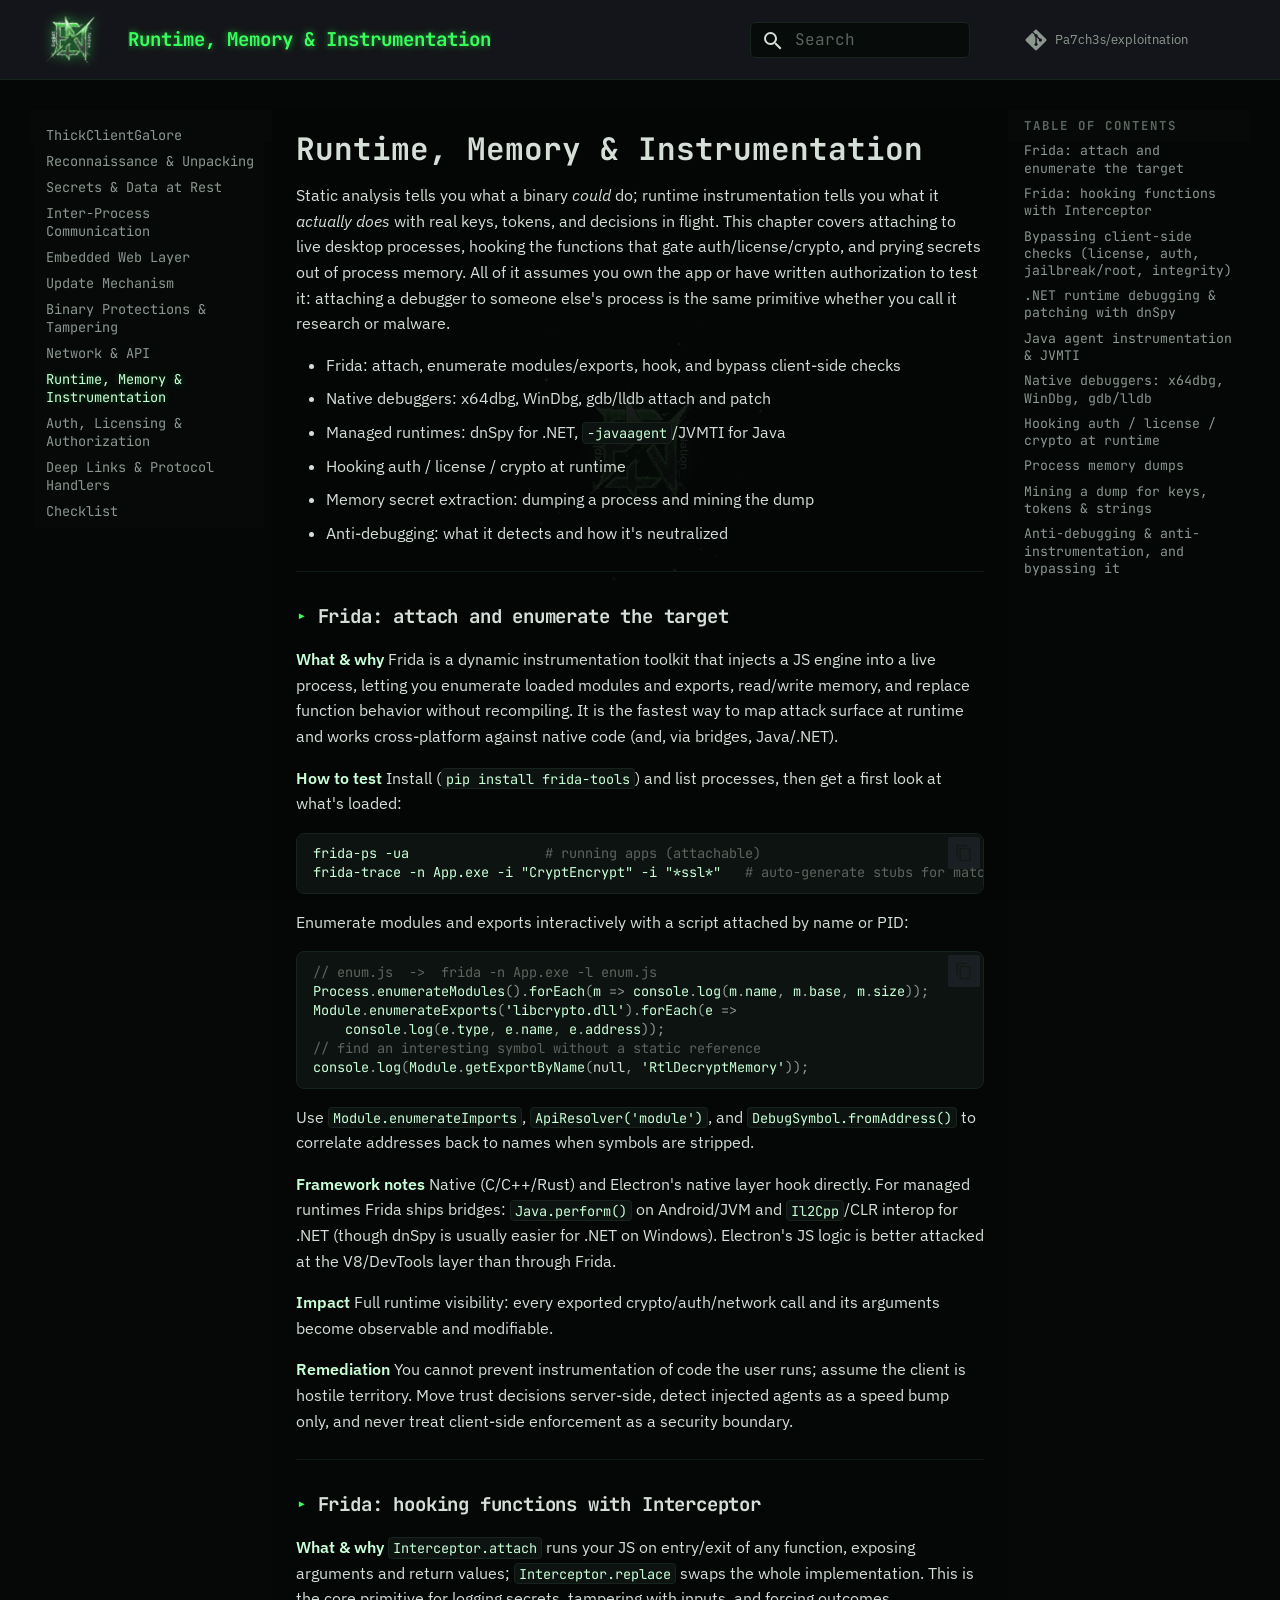
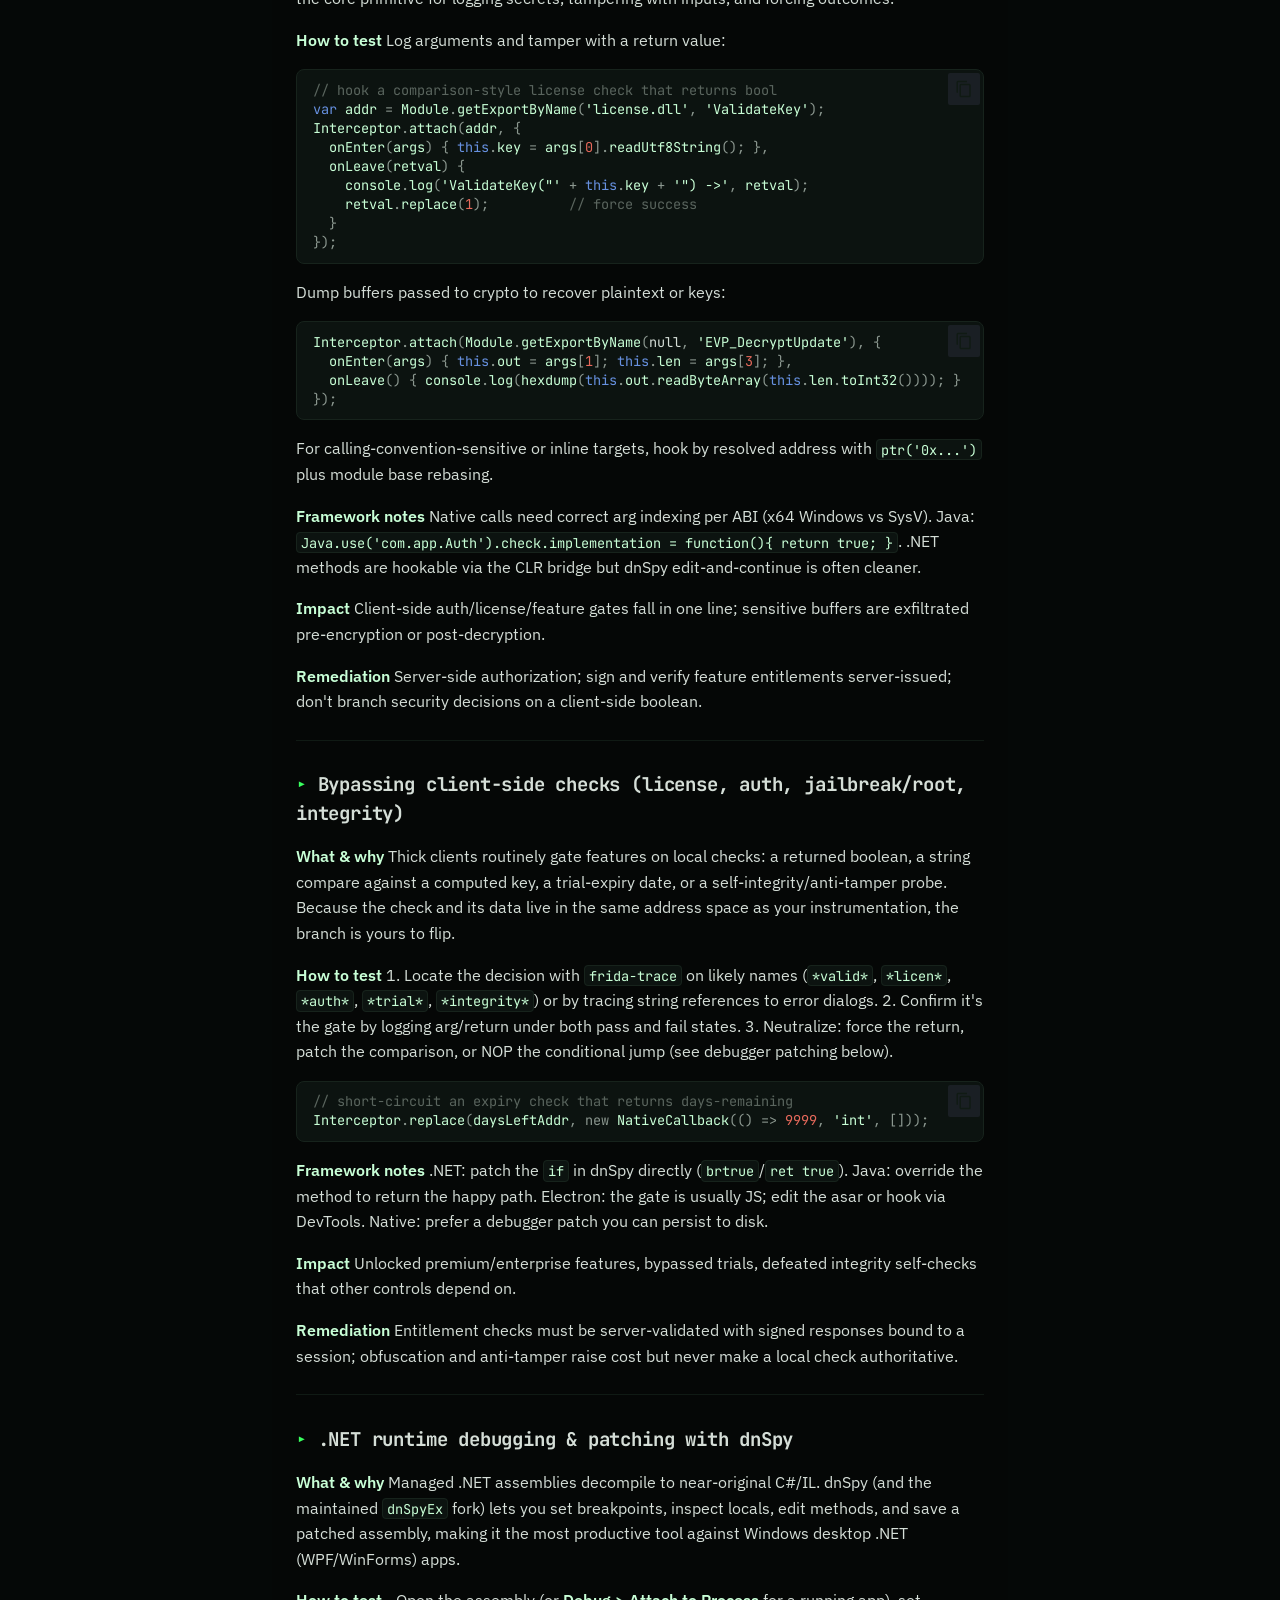
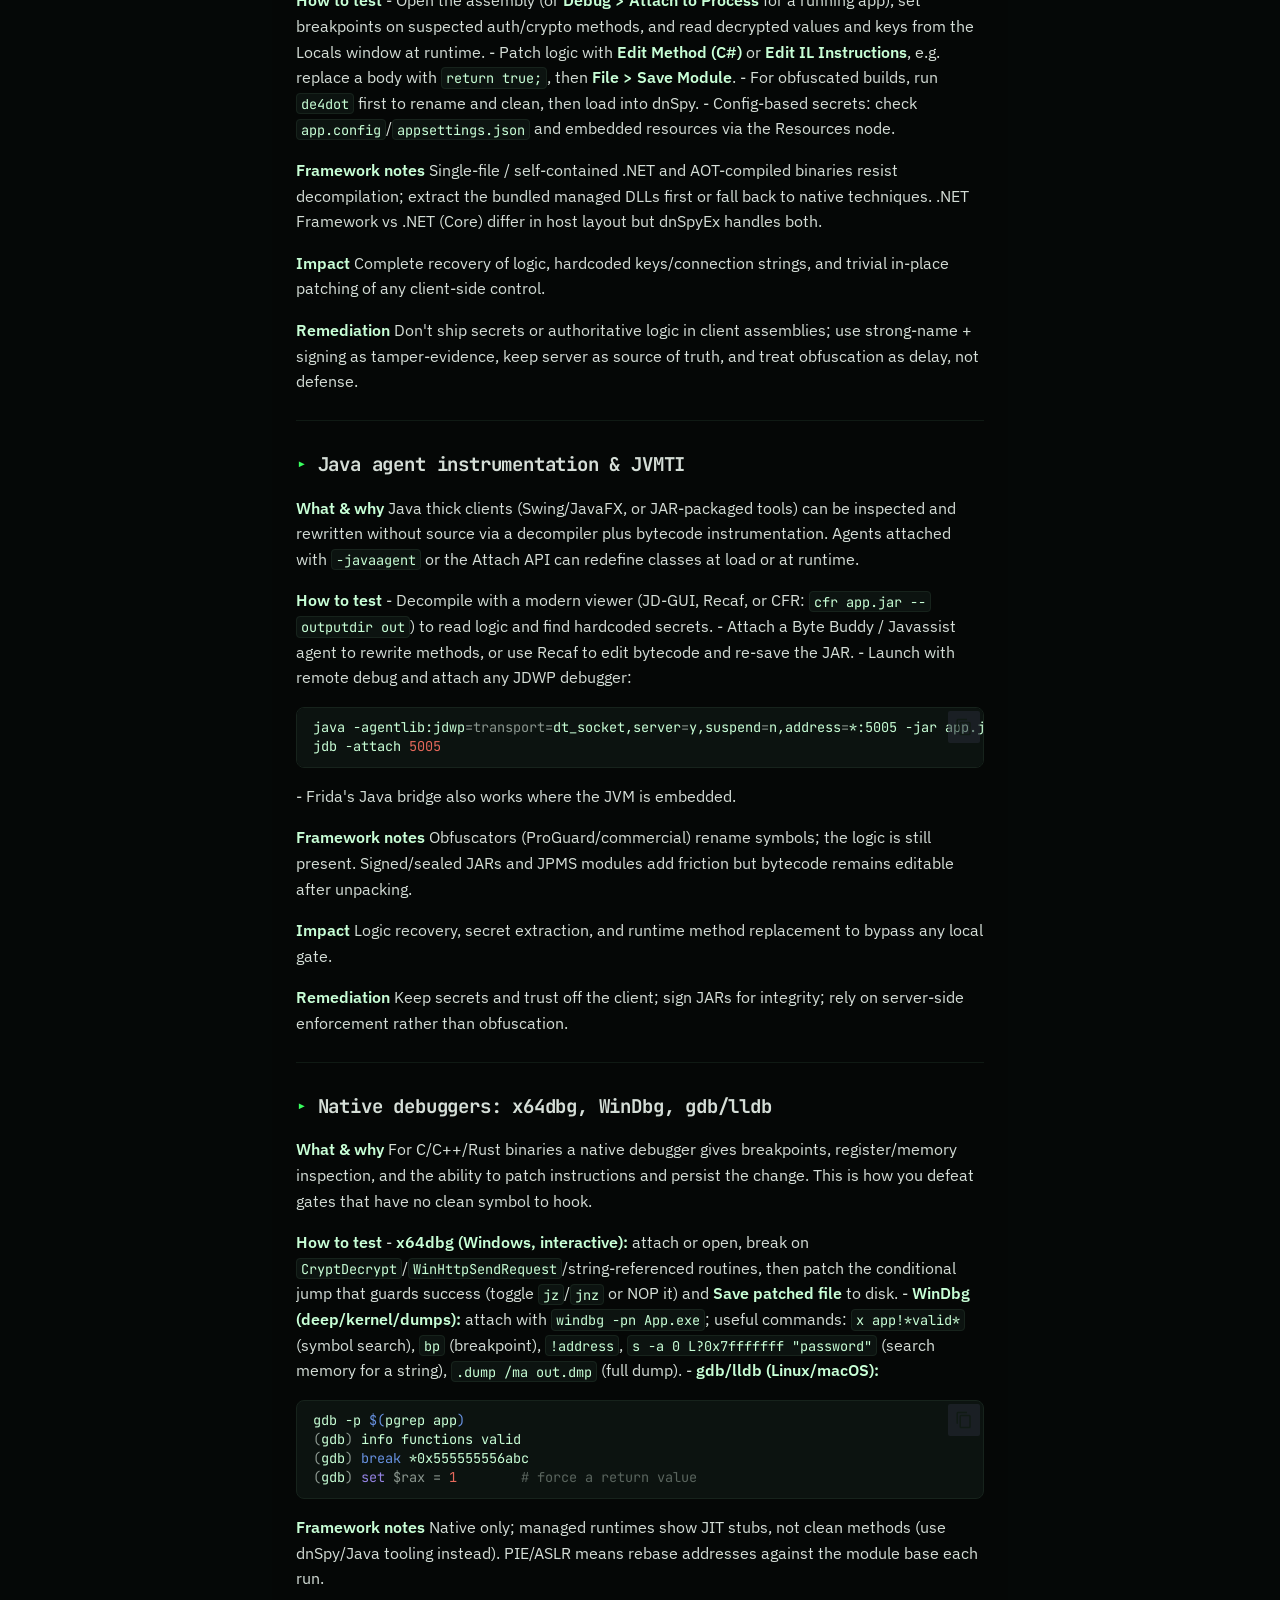
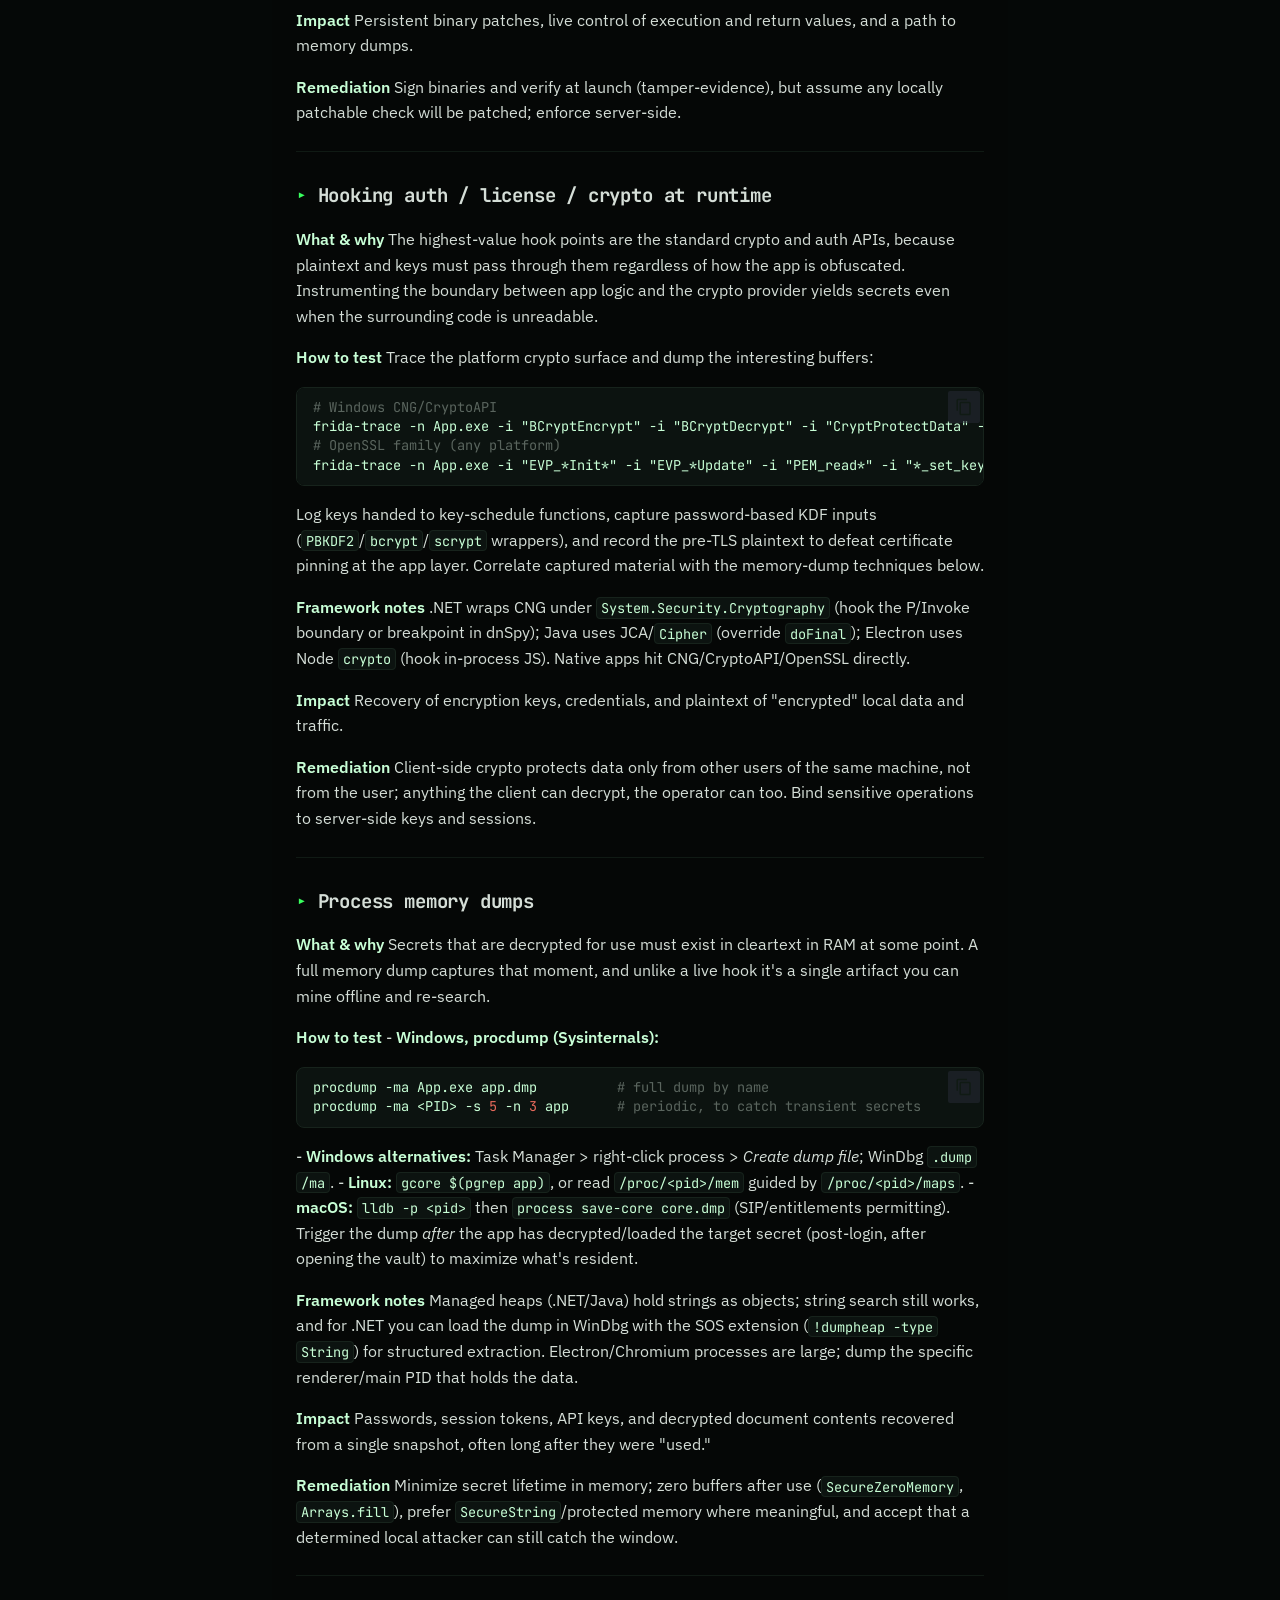
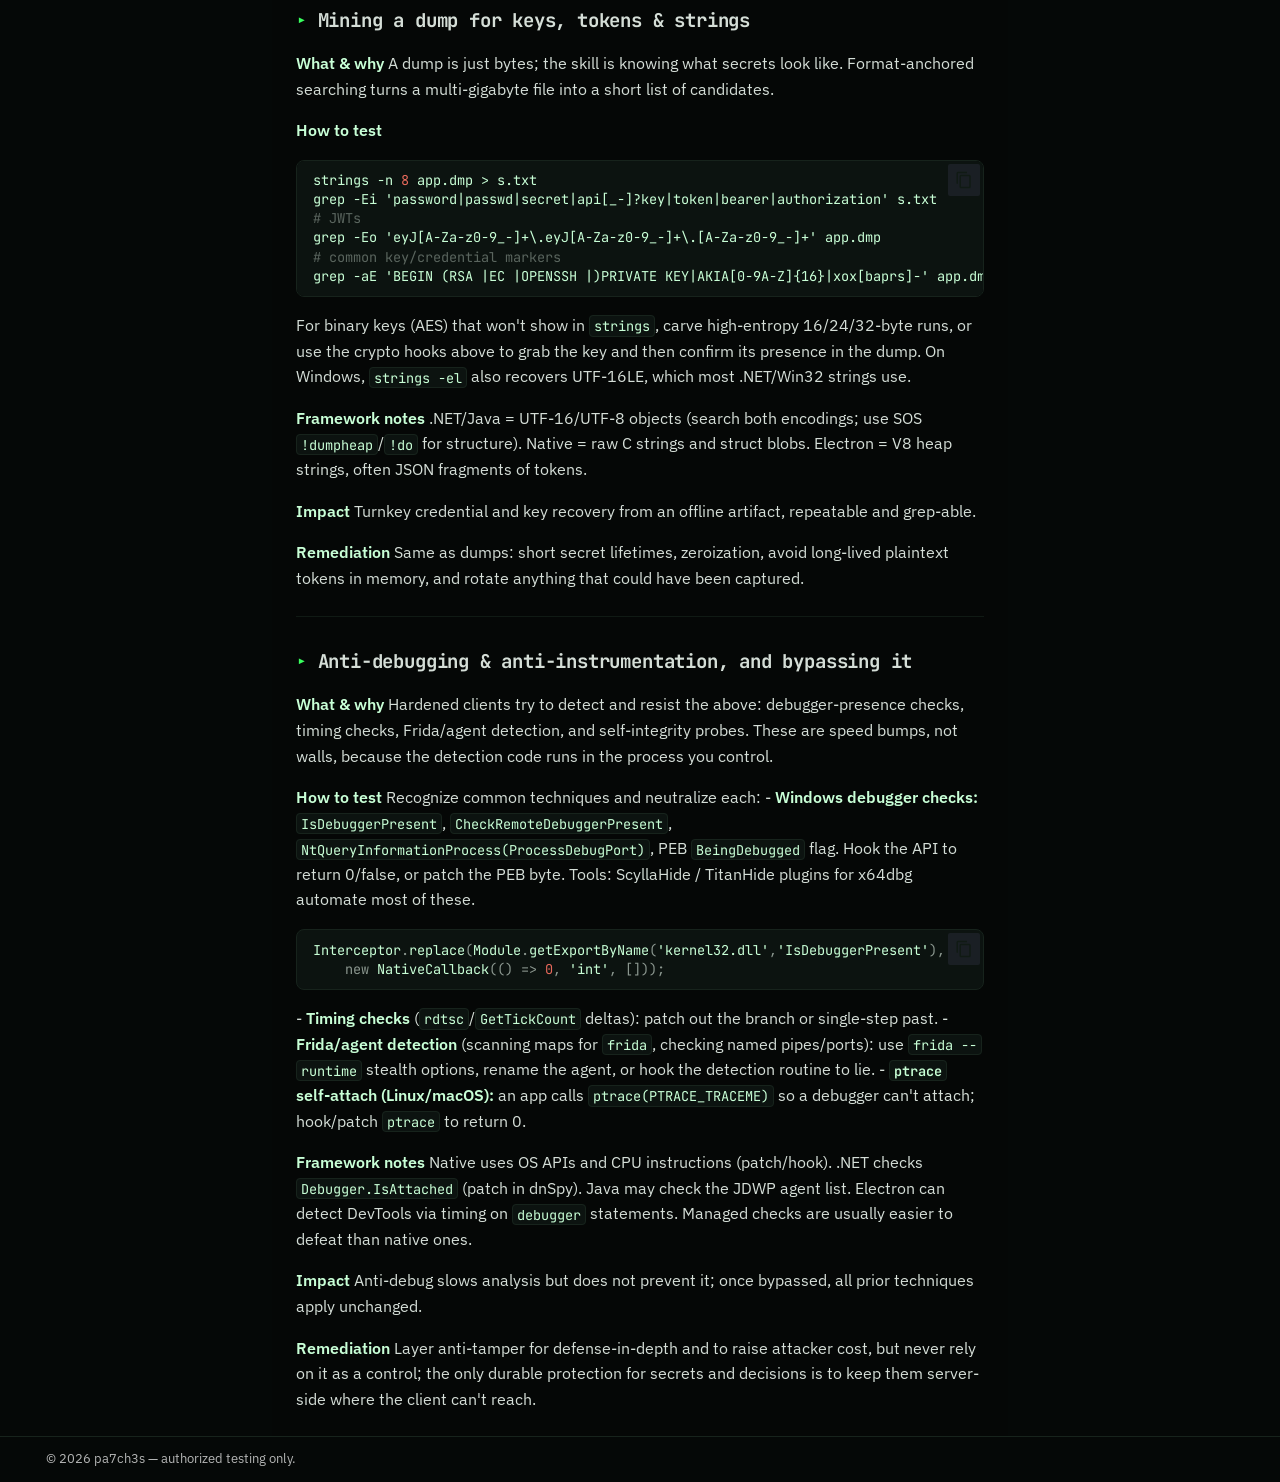
<file: runtime-and-memory/index.html>
<!doctype html>
<html lang="en" class="no-js">
  <head>
    
      <meta charset="utf-8">
      <meta name="viewport" content="width=device-width,initial-scale=1">
      
        <meta name="description" content="The modern Hack The Planet reference. Book 01, ThickClientGalore.">
      
      
      
        <link rel="canonical" href="https://pa7ch3s.github.io/exploitnation/runtime-and-memory/">
      
      
        <link rel="prev" href="../network-and-api/">
      
      
        <link rel="next" href="../auth-licensing-authz/">
      
      
        
      
      
      <link rel="icon" href="../assets/favicon.png">
      <meta name="generator" content="mkdocs-1.6.1, mkdocs-material-9.7.7">
    
    
      
        <title>Runtime, Memory & Instrumentation - Exploit Nation</title>
      
    
    
      <link rel="stylesheet" href="../assets/stylesheets/main.ec1eaa64.min.css">
      
        
        <link rel="stylesheet" href="../assets/stylesheets/palette.ab4e12ef.min.css">
      
      


    
    
      
    
    
      
        
        
        <link rel="preconnect" href="https://fonts.gstatic.com" crossorigin>
        <link rel="stylesheet" href="https://fonts.googleapis.com/css?family=IBM+Plex+Sans:300,300i,400,400i,700,700i%7CJetBrains+Mono:400,400i,700,700i&display=fallback">
        <style>:root{--md-text-font:"IBM Plex Sans";--md-code-font:"JetBrains Mono"}</style>
      
    
    
      <link rel="stylesheet" href="../stylesheets/exploit-nation.css">
    
    <script>__md_scope=new URL("..",location),__md_hash=e=>[...e].reduce(((e,_)=>(e<<5)-e+_.charCodeAt(0)),0),__md_get=(e,_=localStorage,t=__md_scope)=>JSON.parse(_.getItem(t.pathname+"."+e)),__md_set=(e,_,t=localStorage,a=__md_scope)=>{try{t.setItem(a.pathname+"."+e,JSON.stringify(_))}catch(e){}}</script>
    
      

    
    

<meta property="og:type" content="website">
<meta property="og:site_name" content="Exploit Nation">
<meta property="og:title" content="Runtime, Memory & Instrumentation">
<meta property="og:description" content="The modern Hack The Planet reference. Book 01, ThickClientGalore.">
<meta property="og:url" content="https://pa7ch3s.github.io/exploitnation/runtime-and-memory/">
<meta property="og:image" content="https://pa7ch3s.github.io/exploitnation/assets/logo.png">
<meta property="og:image:width" content="805">
<meta property="og:image:height" content="891">
<meta name="twitter:card" content="summary_large_image">
<meta name="twitter:title" content="Runtime, Memory & Instrumentation">
<meta name="twitter:description" content="The modern Hack The Planet reference. Book 01, ThickClientGalore.">
<meta name="twitter:image" content="https://pa7ch3s.github.io/exploitnation/assets/logo.png">
<link rel="apple-touch-icon" href="https://pa7ch3s.github.io/exploitnation/assets/logo.png">

  </head>
  
  
    
    
    
    
    
    <body dir="ltr" data-md-color-scheme="slate" data-md-color-primary="black" data-md-color-accent="green">
  
    
    <input class="md-toggle" data-md-toggle="drawer" type="checkbox" id="__drawer" autocomplete="off">
    <input class="md-toggle" data-md-toggle="search" type="checkbox" id="__search" autocomplete="off">
    <label class="md-overlay" for="__drawer"></label>
    <div data-md-component="skip">
      
        
        <a href="#runtime-memory-instrumentation" class="md-skip">
          Skip to content
        </a>
      
    </div>
    <div data-md-component="announce">
      
    </div>
    
    
      

  

<header class="md-header md-header--shadow" data-md-component="header">
  <nav class="md-header__inner md-grid" aria-label="Header">
    <a href=".." title="Exploit Nation" class="md-header__button md-logo" aria-label="Exploit Nation" data-md-component="logo">
      
  <img src="../assets/logo.png" alt="logo">

    </a>
    <label class="md-header__button md-icon" for="__drawer">
      
      <svg xmlns="http://www.w3.org/2000/svg" viewBox="0 0 24 24"><path d="M3 6h18v2H3zm0 5h18v2H3zm0 5h18v2H3z"/></svg>
    </label>
    <div class="md-header__title" data-md-component="header-title">
      <div class="md-header__ellipsis">
        <div class="md-header__topic">
          <span class="md-ellipsis">
            Exploit Nation
          </span>
        </div>
        <div class="md-header__topic" data-md-component="header-topic">
          <span class="md-ellipsis">
            
              Runtime, Memory & Instrumentation
            
          </span>
        </div>
      </div>
    </div>
    
      
    
    
    
    
      
      
        <label class="md-header__button md-icon" for="__search">
          
          <svg xmlns="http://www.w3.org/2000/svg" viewBox="0 0 24 24"><path d="M9.5 3A6.5 6.5 0 0 1 16 9.5c0 1.61-.59 3.09-1.56 4.23l.27.27h.79l5 5-1.5 1.5-5-5v-.79l-.27-.27A6.52 6.52 0 0 1 9.5 16 6.5 6.5 0 0 1 3 9.5 6.5 6.5 0 0 1 9.5 3m0 2C7 5 5 7 5 9.5S7 14 9.5 14 14 12 14 9.5 12 5 9.5 5"/></svg>
        </label>
        <div class="md-search" data-md-component="search" role="dialog">
  <label class="md-search__overlay" for="__search"></label>
  <div class="md-search__inner" role="search">
    <form class="md-search__form" name="search">
      <input type="text" class="md-search__input" name="query" aria-label="Search" placeholder="Search" autocapitalize="off" autocorrect="off" autocomplete="off" spellcheck="false" data-md-component="search-query" required>
      <label class="md-search__icon md-icon" for="__search">
        
        <svg xmlns="http://www.w3.org/2000/svg" viewBox="0 0 24 24"><path d="M9.5 3A6.5 6.5 0 0 1 16 9.5c0 1.61-.59 3.09-1.56 4.23l.27.27h.79l5 5-1.5 1.5-5-5v-.79l-.27-.27A6.52 6.52 0 0 1 9.5 16 6.5 6.5 0 0 1 3 9.5 6.5 6.5 0 0 1 9.5 3m0 2C7 5 5 7 5 9.5S7 14 9.5 14 14 12 14 9.5 12 5 9.5 5"/></svg>
        
        <svg xmlns="http://www.w3.org/2000/svg" viewBox="0 0 24 24"><path d="M20 11v2H8l5.5 5.5-1.42 1.42L4.16 12l7.92-7.92L13.5 5.5 8 11z"/></svg>
      </label>
      <nav class="md-search__options" aria-label="Search">
        
        <button type="reset" class="md-search__icon md-icon" title="Clear" aria-label="Clear" tabindex="-1">
          
          <svg xmlns="http://www.w3.org/2000/svg" viewBox="0 0 24 24"><path d="M19 6.41 17.59 5 12 10.59 6.41 5 5 6.41 10.59 12 5 17.59 6.41 19 12 13.41 17.59 19 19 17.59 13.41 12z"/></svg>
        </button>
      </nav>
      
        <div class="md-search__suggest" data-md-component="search-suggest"></div>
      
    </form>
    <div class="md-search__output">
      <div class="md-search__scrollwrap" tabindex="0" data-md-scrollfix>
        <div class="md-search-result" data-md-component="search-result">
          <div class="md-search-result__meta">
            Initializing search
          </div>
          <ol class="md-search-result__list" role="presentation"></ol>
        </div>
      </div>
    </div>
  </div>
</div>
      
    
    
      <div class="md-header__source">
        <a href="https://github.com/Pa7ch3s/exploitnation" title="Go to repository" class="md-source" data-md-component="source">
  <div class="md-source__icon md-icon">
    
    <svg xmlns="http://www.w3.org/2000/svg" viewBox="0 0 448 512"><!--! Font Awesome Free 7.1.0 by @fontawesome - https://fontawesome.com License - https://fontawesome.com/license/free (Icons: CC BY 4.0, Fonts: SIL OFL 1.1, Code: MIT License) Copyright 2025 Fonticons, Inc.--><path d="M439.6 236.1 244 40.5c-5.4-5.5-12.8-8.5-20.4-8.5s-15 3-20.4 8.4L162.5 81l51.5 51.5c27.1-9.1 52.7 16.8 43.4 43.7l49.7 49.7c34.2-11.8 61.2 31 35.5 56.7-26.5 26.5-70.2-2.9-56-37.3L240.3 199v121.9c25.3 12.5 22.3 41.8 9.1 55-6.4 6.4-15.2 10.1-24.3 10.1s-17.8-3.6-24.3-10.1c-17.6-17.6-11.1-46.9 11.2-56v-123c-20.8-8.5-24.6-30.7-18.6-45L142.6 101 8.5 235.1C3 240.6 0 247.9 0 255.5s3 15 8.5 20.4l195.6 195.7c5.4 5.4 12.7 8.4 20.4 8.4s15-3 20.4-8.4l194.7-194.7c5.4-5.4 8.4-12.8 8.4-20.4s-3-15-8.4-20.4"/></svg>
  </div>
  <div class="md-source__repository">
    Pa7ch3s/exploitnation
  </div>
</a>
      </div>
    
  </nav>
  
</header>
    
    <div class="md-container" data-md-component="container">
      
      
        
          
        
      
      <main class="md-main" data-md-component="main">
        <div class="md-main__inner md-grid">
          
            
              
              <div class="md-sidebar md-sidebar--primary" data-md-component="sidebar" data-md-type="navigation" >
                <div class="md-sidebar__scrollwrap">
                  <div class="md-sidebar__inner">
                    



<nav class="md-nav md-nav--primary" aria-label="Navigation" data-md-level="0">
  <label class="md-nav__title" for="__drawer">
    <a href=".." title="Exploit Nation" class="md-nav__button md-logo" aria-label="Exploit Nation" data-md-component="logo">
      
  <img src="../assets/logo.png" alt="logo">

    </a>
    Exploit Nation
  </label>
  
    <div class="md-nav__source">
      <a href="https://github.com/Pa7ch3s/exploitnation" title="Go to repository" class="md-source" data-md-component="source">
  <div class="md-source__icon md-icon">
    
    <svg xmlns="http://www.w3.org/2000/svg" viewBox="0 0 448 512"><!--! Font Awesome Free 7.1.0 by @fontawesome - https://fontawesome.com License - https://fontawesome.com/license/free (Icons: CC BY 4.0, Fonts: SIL OFL 1.1, Code: MIT License) Copyright 2025 Fonticons, Inc.--><path d="M439.6 236.1 244 40.5c-5.4-5.5-12.8-8.5-20.4-8.5s-15 3-20.4 8.4L162.5 81l51.5 51.5c27.1-9.1 52.7 16.8 43.4 43.7l49.7 49.7c34.2-11.8 61.2 31 35.5 56.7-26.5 26.5-70.2-2.9-56-37.3L240.3 199v121.9c25.3 12.5 22.3 41.8 9.1 55-6.4 6.4-15.2 10.1-24.3 10.1s-17.8-3.6-24.3-10.1c-17.6-17.6-11.1-46.9 11.2-56v-123c-20.8-8.5-24.6-30.7-18.6-45L142.6 101 8.5 235.1C3 240.6 0 247.9 0 255.5s3 15 8.5 20.4l195.6 195.7c5.4 5.4 12.7 8.4 20.4 8.4s15-3 20.4-8.4l194.7-194.7c5.4-5.4 8.4-12.8 8.4-20.4s-3-15-8.4-20.4"/></svg>
  </div>
  <div class="md-source__repository">
    Pa7ch3s/exploitnation
  </div>
</a>
    </div>
  
  <ul class="md-nav__list" data-md-scrollfix>
    
      
      
  
  
  
  
    <li class="md-nav__item">
      <a href=".." class="md-nav__link">
        
  
  
  <span class="md-ellipsis">
    
  
    ThickClientGalore
  

    
  </span>
  
  

      </a>
    </li>
  

    
      
      
  
  
  
  
    <li class="md-nav__item">
      <a href="../recon-and-unpacking/" class="md-nav__link">
        
  
  
  <span class="md-ellipsis">
    
  
    Reconnaissance & Unpacking
  

    
  </span>
  
  

      </a>
    </li>
  

    
      
      
  
  
  
  
    <li class="md-nav__item">
      <a href="../secrets-at-rest/" class="md-nav__link">
        
  
  
  <span class="md-ellipsis">
    
  
    Secrets & Data at Rest
  

    
  </span>
  
  

      </a>
    </li>
  

    
      
      
  
  
  
  
    <li class="md-nav__item">
      <a href="../ipc/" class="md-nav__link">
        
  
  
  <span class="md-ellipsis">
    
  
    Inter-Process Communication
  

    
  </span>
  
  

      </a>
    </li>
  

    
      
      
  
  
  
  
    <li class="md-nav__item">
      <a href="../embedded-web-layer/" class="md-nav__link">
        
  
  
  <span class="md-ellipsis">
    
  
    Embedded Web Layer
  

    
  </span>
  
  

      </a>
    </li>
  

    
      
      
  
  
  
  
    <li class="md-nav__item">
      <a href="../update-mechanism/" class="md-nav__link">
        
  
  
  <span class="md-ellipsis">
    
  
    Update Mechanism
  

    
  </span>
  
  

      </a>
    </li>
  

    
      
      
  
  
  
  
    <li class="md-nav__item">
      <a href="../binary-and-tampering/" class="md-nav__link">
        
  
  
  <span class="md-ellipsis">
    
  
    Binary Protections & Tampering
  

    
  </span>
  
  

      </a>
    </li>
  

    
      
      
  
  
  
  
    <li class="md-nav__item">
      <a href="../network-and-api/" class="md-nav__link">
        
  
  
  <span class="md-ellipsis">
    
  
    Network & API
  

    
  </span>
  
  

      </a>
    </li>
  

    
      
      
  
  
    
  
  
  
    <li class="md-nav__item md-nav__item--active">
      
      <input class="md-nav__toggle md-toggle" type="checkbox" id="__toc">
      
      
        
      
      
        <label class="md-nav__link md-nav__link--active" for="__toc">
          
  
  
  <span class="md-ellipsis">
    
  
    Runtime, Memory & Instrumentation
  

    
  </span>
  
  

          <span class="md-nav__icon md-icon"></span>
        </label>
      
      <a href="./" class="md-nav__link md-nav__link--active">
        
  
  
  <span class="md-ellipsis">
    
  
    Runtime, Memory & Instrumentation
  

    
  </span>
  
  

      </a>
      
        

<nav class="md-nav md-nav--secondary" aria-label="Table of contents">
  
  
  
    
  
  
    <label class="md-nav__title" for="__toc">
      <span class="md-nav__icon md-icon"></span>
      Table of contents
    </label>
    <ul class="md-nav__list" data-md-component="toc" data-md-scrollfix>
      
        <li class="md-nav__item">
  <a href="#frida-attach-and-enumerate-the-target" class="md-nav__link">
    <span class="md-ellipsis">
      
        Frida: attach and enumerate the target
      
    </span>
  </a>
  
</li>
      
        <li class="md-nav__item">
  <a href="#frida-hooking-functions-with-interceptor" class="md-nav__link">
    <span class="md-ellipsis">
      
        Frida: hooking functions with Interceptor
      
    </span>
  </a>
  
</li>
      
        <li class="md-nav__item">
  <a href="#bypassing-client-side-checks-license-auth-jailbreakroot-integrity" class="md-nav__link">
    <span class="md-ellipsis">
      
        Bypassing client-side checks (license, auth, jailbreak/root, integrity)
      
    </span>
  </a>
  
</li>
      
        <li class="md-nav__item">
  <a href="#net-runtime-debugging-patching-with-dnspy" class="md-nav__link">
    <span class="md-ellipsis">
      
        .NET runtime debugging &amp; patching with dnSpy
      
    </span>
  </a>
  
</li>
      
        <li class="md-nav__item">
  <a href="#java-agent-instrumentation-jvmti" class="md-nav__link">
    <span class="md-ellipsis">
      
        Java agent instrumentation &amp; JVMTI
      
    </span>
  </a>
  
</li>
      
        <li class="md-nav__item">
  <a href="#native-debuggers-x64dbg-windbg-gdblldb" class="md-nav__link">
    <span class="md-ellipsis">
      
        Native debuggers: x64dbg, WinDbg, gdb/lldb
      
    </span>
  </a>
  
</li>
      
        <li class="md-nav__item">
  <a href="#hooking-auth-license-crypto-at-runtime" class="md-nav__link">
    <span class="md-ellipsis">
      
        Hooking auth / license / crypto at runtime
      
    </span>
  </a>
  
</li>
      
        <li class="md-nav__item">
  <a href="#process-memory-dumps" class="md-nav__link">
    <span class="md-ellipsis">
      
        Process memory dumps
      
    </span>
  </a>
  
</li>
      
        <li class="md-nav__item">
  <a href="#mining-a-dump-for-keys-tokens-strings" class="md-nav__link">
    <span class="md-ellipsis">
      
        Mining a dump for keys, tokens &amp; strings
      
    </span>
  </a>
  
</li>
      
        <li class="md-nav__item">
  <a href="#anti-debugging-anti-instrumentation-and-bypassing-it" class="md-nav__link">
    <span class="md-ellipsis">
      
        Anti-debugging &amp; anti-instrumentation, and bypassing it
      
    </span>
  </a>
  
</li>
      
    </ul>
  
</nav>
      
    </li>
  

    
      
      
  
  
  
  
    <li class="md-nav__item">
      <a href="../auth-licensing-authz/" class="md-nav__link">
        
  
  
  <span class="md-ellipsis">
    
  
    Auth, Licensing & Authorization
  

    
  </span>
  
  

      </a>
    </li>
  

    
      
      
  
  
  
  
    <li class="md-nav__item">
      <a href="../deep-links-and-protocol-handlers/" class="md-nav__link">
        
  
  
  <span class="md-ellipsis">
    
  
    Deep Links & Protocol Handlers
  

    
  </span>
  
  

      </a>
    </li>
  

    
      
      
  
  
  
  
    <li class="md-nav__item">
      <a href="../CHECKLIST/" class="md-nav__link">
        
  
  
  <span class="md-ellipsis">
    
  
    Checklist
  

    
  </span>
  
  

      </a>
    </li>
  

    
  </ul>
</nav>
                  </div>
                </div>
              </div>
            
            
              
              <div class="md-sidebar md-sidebar--secondary" data-md-component="sidebar" data-md-type="toc" >
                <div class="md-sidebar__scrollwrap">
                  <div class="md-sidebar__inner">
                    

<nav class="md-nav md-nav--secondary" aria-label="Table of contents">
  
  
  
    
  
  
    <label class="md-nav__title" for="__toc">
      <span class="md-nav__icon md-icon"></span>
      Table of contents
    </label>
    <ul class="md-nav__list" data-md-component="toc" data-md-scrollfix>
      
        <li class="md-nav__item">
  <a href="#frida-attach-and-enumerate-the-target" class="md-nav__link">
    <span class="md-ellipsis">
      
        Frida: attach and enumerate the target
      
    </span>
  </a>
  
</li>
      
        <li class="md-nav__item">
  <a href="#frida-hooking-functions-with-interceptor" class="md-nav__link">
    <span class="md-ellipsis">
      
        Frida: hooking functions with Interceptor
      
    </span>
  </a>
  
</li>
      
        <li class="md-nav__item">
  <a href="#bypassing-client-side-checks-license-auth-jailbreakroot-integrity" class="md-nav__link">
    <span class="md-ellipsis">
      
        Bypassing client-side checks (license, auth, jailbreak/root, integrity)
      
    </span>
  </a>
  
</li>
      
        <li class="md-nav__item">
  <a href="#net-runtime-debugging-patching-with-dnspy" class="md-nav__link">
    <span class="md-ellipsis">
      
        .NET runtime debugging &amp; patching with dnSpy
      
    </span>
  </a>
  
</li>
      
        <li class="md-nav__item">
  <a href="#java-agent-instrumentation-jvmti" class="md-nav__link">
    <span class="md-ellipsis">
      
        Java agent instrumentation &amp; JVMTI
      
    </span>
  </a>
  
</li>
      
        <li class="md-nav__item">
  <a href="#native-debuggers-x64dbg-windbg-gdblldb" class="md-nav__link">
    <span class="md-ellipsis">
      
        Native debuggers: x64dbg, WinDbg, gdb/lldb
      
    </span>
  </a>
  
</li>
      
        <li class="md-nav__item">
  <a href="#hooking-auth-license-crypto-at-runtime" class="md-nav__link">
    <span class="md-ellipsis">
      
        Hooking auth / license / crypto at runtime
      
    </span>
  </a>
  
</li>
      
        <li class="md-nav__item">
  <a href="#process-memory-dumps" class="md-nav__link">
    <span class="md-ellipsis">
      
        Process memory dumps
      
    </span>
  </a>
  
</li>
      
        <li class="md-nav__item">
  <a href="#mining-a-dump-for-keys-tokens-strings" class="md-nav__link">
    <span class="md-ellipsis">
      
        Mining a dump for keys, tokens &amp; strings
      
    </span>
  </a>
  
</li>
      
        <li class="md-nav__item">
  <a href="#anti-debugging-anti-instrumentation-and-bypassing-it" class="md-nav__link">
    <span class="md-ellipsis">
      
        Anti-debugging &amp; anti-instrumentation, and bypassing it
      
    </span>
  </a>
  
</li>
      
    </ul>
  
</nav>
                  </div>
                </div>
              </div>
            
          
          
            <div class="md-content" data-md-component="content">
              
              <article class="md-content__inner md-typeset">
                
                  


  
  


<h1 id="runtime-memory-instrumentation">Runtime, Memory &amp; Instrumentation<a class="headerlink" href="#runtime-memory-instrumentation" title="Permanent link">&para;</a></h1>
<p>Static analysis tells you what a binary <em>could</em> do; runtime instrumentation tells you what it <em>actually does</em> with real keys, tokens, and decisions in flight. This chapter covers attaching to live desktop processes, hooking the functions that gate auth/license/crypto, and prying secrets out of process memory. All of it assumes you own the app or have written authorization to test it: attaching a debugger to someone else's process is the same primitive whether you call it research or malware.</p>
<ul>
<li>Frida: attach, enumerate modules/exports, hook, and bypass client-side checks</li>
<li>Native debuggers: x64dbg, WinDbg, gdb/lldb attach and patch</li>
<li>Managed runtimes: dnSpy for .NET, <code>-javaagent</code>/JVMTI for Java</li>
<li>Hooking auth / license / crypto at runtime</li>
<li>Memory secret extraction: dumping a process and mining the dump</li>
<li>Anti-debugging: what it detects and how it's neutralized</li>
</ul>
<hr />
<h3 id="frida-attach-and-enumerate-the-target">Frida: attach and enumerate the target<a class="headerlink" href="#frida-attach-and-enumerate-the-target" title="Permanent link">&para;</a></h3>
<p><strong>What &amp; why</strong>
Frida is a dynamic instrumentation toolkit that injects a JS engine into a live process, letting you enumerate loaded modules and exports, read/write memory, and replace function behavior without recompiling. It is the fastest way to map attack surface at runtime and works cross-platform against native code (and, via bridges, Java/.NET).</p>
<p><strong>How to test</strong>
Install (<code>pip install frida-tools</code>) and list processes, then get a first look at what's loaded:
<div class="highlight"><pre><span></span><code><a id="__codelineno-0-1" name="__codelineno-0-1" href="#__codelineno-0-1"></a>frida-ps<span class="w"> </span>-ua<span class="w">                 </span><span class="c1"># running apps (attachable)</span>
<a id="__codelineno-0-2" name="__codelineno-0-2" href="#__codelineno-0-2"></a>frida-trace<span class="w"> </span>-n<span class="w"> </span>App.exe<span class="w"> </span>-i<span class="w"> </span><span class="s2">"CryptEncrypt"</span><span class="w"> </span>-i<span class="w"> </span><span class="s2">"*ssl*"</span><span class="w">   </span><span class="c1"># auto-generate stubs for matching exports</span>
</code></pre></div>
Enumerate modules and exports interactively with a script attached by name or PID:
<div class="highlight"><pre><span></span><code><a id="__codelineno-1-1" name="__codelineno-1-1" href="#__codelineno-1-1"></a><span class="c1">// enum.js  -&gt;  frida -n App.exe -l enum.js</span>
<a id="__codelineno-1-2" name="__codelineno-1-2" href="#__codelineno-1-2"></a><span class="nx">Process</span><span class="p">.</span><span class="nx">enumerateModules</span><span class="p">().</span><span class="nx">forEach</span><span class="p">(</span><span class="nx">m</span><span class="w"> </span><span class="p">=&gt;</span><span class="w"> </span><span class="nx">console</span><span class="p">.</span><span class="nx">log</span><span class="p">(</span><span class="nx">m</span><span class="p">.</span><span class="nx">name</span><span class="p">,</span><span class="w"> </span><span class="nx">m</span><span class="p">.</span><span class="nx">base</span><span class="p">,</span><span class="w"> </span><span class="nx">m</span><span class="p">.</span><span class="nx">size</span><span class="p">));</span>
<a id="__codelineno-1-3" name="__codelineno-1-3" href="#__codelineno-1-3"></a><span class="nx">Module</span><span class="p">.</span><span class="nx">enumerateExports</span><span class="p">(</span><span class="s1">'libcrypto.dll'</span><span class="p">).</span><span class="nx">forEach</span><span class="p">(</span><span class="nx">e</span><span class="w"> </span><span class="p">=&gt;</span>
<a id="__codelineno-1-4" name="__codelineno-1-4" href="#__codelineno-1-4"></a><span class="w">    </span><span class="nx">console</span><span class="p">.</span><span class="nx">log</span><span class="p">(</span><span class="nx">e</span><span class="p">.</span><span class="nx">type</span><span class="p">,</span><span class="w"> </span><span class="nx">e</span><span class="p">.</span><span class="nx">name</span><span class="p">,</span><span class="w"> </span><span class="nx">e</span><span class="p">.</span><span class="nx">address</span><span class="p">));</span>
<a id="__codelineno-1-5" name="__codelineno-1-5" href="#__codelineno-1-5"></a><span class="c1">// find an interesting symbol without a static reference</span>
<a id="__codelineno-1-6" name="__codelineno-1-6" href="#__codelineno-1-6"></a><span class="nx">console</span><span class="p">.</span><span class="nx">log</span><span class="p">(</span><span class="nx">Module</span><span class="p">.</span><span class="nx">getExportByName</span><span class="p">(</span><span class="kc">null</span><span class="p">,</span><span class="w"> </span><span class="s1">'RtlDecryptMemory'</span><span class="p">));</span>
</code></pre></div>
Use <code>Module.enumerateImports</code>, <code>ApiResolver('module')</code>, and <code>DebugSymbol.fromAddress()</code> to correlate addresses back to names when symbols are stripped.</p>
<p><strong>Framework notes</strong>
Native (C/C++/Rust) and Electron's native layer hook directly. For managed runtimes Frida ships bridges: <code>Java.perform()</code> on Android/JVM and <code>Il2Cpp</code>/CLR interop for .NET (though dnSpy is usually easier for .NET on Windows). Electron's JS logic is better attacked at the V8/DevTools layer than through Frida.</p>
<p><strong>Impact</strong>
Full runtime visibility: every exported crypto/auth/network call and its arguments become observable and modifiable.</p>
<p><strong>Remediation</strong>
You cannot prevent instrumentation of code the user runs; assume the client is hostile territory. Move trust decisions server-side, detect injected agents as a speed bump only, and never treat client-side enforcement as a security boundary.</p>
<hr />
<h3 id="frida-hooking-functions-with-interceptor">Frida: hooking functions with Interceptor<a class="headerlink" href="#frida-hooking-functions-with-interceptor" title="Permanent link">&para;</a></h3>
<p><strong>What &amp; why</strong>
<code>Interceptor.attach</code> runs your JS on entry/exit of any function, exposing arguments and return values; <code>Interceptor.replace</code> swaps the whole implementation. This is the core primitive for logging secrets, tampering with inputs, and forcing outcomes.</p>
<p><strong>How to test</strong>
Log arguments and tamper with a return value:
<div class="highlight"><pre><span></span><code><a id="__codelineno-2-1" name="__codelineno-2-1" href="#__codelineno-2-1"></a><span class="c1">// hook a comparison-style license check that returns bool</span>
<a id="__codelineno-2-2" name="__codelineno-2-2" href="#__codelineno-2-2"></a><span class="kd">var</span><span class="w"> </span><span class="nx">addr</span><span class="w"> </span><span class="o">=</span><span class="w"> </span><span class="nx">Module</span><span class="p">.</span><span class="nx">getExportByName</span><span class="p">(</span><span class="s1">'license.dll'</span><span class="p">,</span><span class="w"> </span><span class="s1">'ValidateKey'</span><span class="p">);</span>
<a id="__codelineno-2-3" name="__codelineno-2-3" href="#__codelineno-2-3"></a><span class="nx">Interceptor</span><span class="p">.</span><span class="nx">attach</span><span class="p">(</span><span class="nx">addr</span><span class="p">,</span><span class="w"> </span><span class="p">{</span>
<a id="__codelineno-2-4" name="__codelineno-2-4" href="#__codelineno-2-4"></a><span class="w">  </span><span class="nx">onEnter</span><span class="p">(</span><span class="nx">args</span><span class="p">)</span><span class="w"> </span><span class="p">{</span><span class="w"> </span><span class="k">this</span><span class="p">.</span><span class="nx">key</span><span class="w"> </span><span class="o">=</span><span class="w"> </span><span class="nx">args</span><span class="p">[</span><span class="mf">0</span><span class="p">].</span><span class="nx">readUtf8String</span><span class="p">();</span><span class="w"> </span><span class="p">},</span>
<a id="__codelineno-2-5" name="__codelineno-2-5" href="#__codelineno-2-5"></a><span class="w">  </span><span class="nx">onLeave</span><span class="p">(</span><span class="nx">retval</span><span class="p">)</span><span class="w"> </span><span class="p">{</span>
<a id="__codelineno-2-6" name="__codelineno-2-6" href="#__codelineno-2-6"></a><span class="w">    </span><span class="nx">console</span><span class="p">.</span><span class="nx">log</span><span class="p">(</span><span class="s1">'ValidateKey("'</span><span class="w"> </span><span class="o">+</span><span class="w"> </span><span class="k">this</span><span class="p">.</span><span class="nx">key</span><span class="w"> </span><span class="o">+</span><span class="w"> </span><span class="s1">'") -&gt;'</span><span class="p">,</span><span class="w"> </span><span class="nx">retval</span><span class="p">);</span>
<a id="__codelineno-2-7" name="__codelineno-2-7" href="#__codelineno-2-7"></a><span class="w">    </span><span class="nx">retval</span><span class="p">.</span><span class="nx">replace</span><span class="p">(</span><span class="mf">1</span><span class="p">);</span><span class="w">          </span><span class="c1">// force success</span>
<a id="__codelineno-2-8" name="__codelineno-2-8" href="#__codelineno-2-8"></a><span class="w">  </span><span class="p">}</span>
<a id="__codelineno-2-9" name="__codelineno-2-9" href="#__codelineno-2-9"></a><span class="p">});</span>
</code></pre></div>
Dump buffers passed to crypto to recover plaintext or keys:
<div class="highlight"><pre><span></span><code><a id="__codelineno-3-1" name="__codelineno-3-1" href="#__codelineno-3-1"></a><span class="nx">Interceptor</span><span class="p">.</span><span class="nx">attach</span><span class="p">(</span><span class="nx">Module</span><span class="p">.</span><span class="nx">getExportByName</span><span class="p">(</span><span class="kc">null</span><span class="p">,</span><span class="w"> </span><span class="s1">'EVP_DecryptUpdate'</span><span class="p">),</span><span class="w"> </span><span class="p">{</span>
<a id="__codelineno-3-2" name="__codelineno-3-2" href="#__codelineno-3-2"></a><span class="w">  </span><span class="nx">onEnter</span><span class="p">(</span><span class="nx">args</span><span class="p">)</span><span class="w"> </span><span class="p">{</span><span class="w"> </span><span class="k">this</span><span class="p">.</span><span class="nx">out</span><span class="w"> </span><span class="o">=</span><span class="w"> </span><span class="nx">args</span><span class="p">[</span><span class="mf">1</span><span class="p">];</span><span class="w"> </span><span class="k">this</span><span class="p">.</span><span class="nx">len</span><span class="w"> </span><span class="o">=</span><span class="w"> </span><span class="nx">args</span><span class="p">[</span><span class="mf">3</span><span class="p">];</span><span class="w"> </span><span class="p">},</span>
<a id="__codelineno-3-3" name="__codelineno-3-3" href="#__codelineno-3-3"></a><span class="w">  </span><span class="nx">onLeave</span><span class="p">()</span><span class="w"> </span><span class="p">{</span><span class="w"> </span><span class="nx">console</span><span class="p">.</span><span class="nx">log</span><span class="p">(</span><span class="nx">hexdump</span><span class="p">(</span><span class="k">this</span><span class="p">.</span><span class="nx">out</span><span class="p">.</span><span class="nx">readByteArray</span><span class="p">(</span><span class="k">this</span><span class="p">.</span><span class="nx">len</span><span class="p">.</span><span class="nx">toInt32</span><span class="p">())));</span><span class="w"> </span><span class="p">}</span>
<a id="__codelineno-3-4" name="__codelineno-3-4" href="#__codelineno-3-4"></a><span class="p">});</span>
</code></pre></div>
For calling-convention-sensitive or inline targets, hook by resolved address with <code>ptr('0x...')</code> plus module base rebasing.</p>
<p><strong>Framework notes</strong>
Native calls need correct arg indexing per ABI (x64 Windows vs SysV). Java: <code>Java.use('com.app.Auth').check.implementation = function(){ return true; }</code>. .NET methods are hookable via the CLR bridge but dnSpy edit-and-continue is often cleaner.</p>
<p><strong>Impact</strong>
Client-side auth/license/feature gates fall in one line; sensitive buffers are exfiltrated pre-encryption or post-decryption.</p>
<p><strong>Remediation</strong>
Server-side authorization; sign and verify feature entitlements server-issued; don't branch security decisions on a client-side boolean.</p>
<hr />
<h3 id="bypassing-client-side-checks-license-auth-jailbreakroot-integrity">Bypassing client-side checks (license, auth, jailbreak/root, integrity)<a class="headerlink" href="#bypassing-client-side-checks-license-auth-jailbreakroot-integrity" title="Permanent link">&para;</a></h3>
<p><strong>What &amp; why</strong>
Thick clients routinely gate features on local checks: a returned boolean, a string compare against a computed key, a trial-expiry date, or a self-integrity/anti-tamper probe. Because the check and its data live in the same address space as your instrumentation, the branch is yours to flip.</p>
<p><strong>How to test</strong>
1. Locate the decision with <code>frida-trace</code> on likely names (<code>*valid*</code>, <code>*licen*</code>, <code>*auth*</code>, <code>*trial*</code>, <code>*integrity*</code>) or by tracing string references to error dialogs.
2. Confirm it's the gate by logging arg/return under both pass and fail states.
3. Neutralize: force the return, patch the comparison, or NOP the conditional jump (see debugger patching below).
<div class="highlight"><pre><span></span><code><a id="__codelineno-4-1" name="__codelineno-4-1" href="#__codelineno-4-1"></a><span class="c1">// short-circuit an expiry check that returns days-remaining</span>
<a id="__codelineno-4-2" name="__codelineno-4-2" href="#__codelineno-4-2"></a><span class="nx">Interceptor</span><span class="p">.</span><span class="nx">replace</span><span class="p">(</span><span class="nx">daysLeftAddr</span><span class="p">,</span><span class="w"> </span><span class="ow">new</span><span class="w"> </span><span class="nx">NativeCallback</span><span class="p">(()</span><span class="w"> </span><span class="p">=&gt;</span><span class="w"> </span><span class="mf">9999</span><span class="p">,</span><span class="w"> </span><span class="s1">'int'</span><span class="p">,</span><span class="w"> </span><span class="p">[]));</span>
</code></pre></div></p>
<p><strong>Framework notes</strong>
.NET: patch the <code>if</code> in dnSpy directly (<code>brtrue</code>/<code>ret true</code>). Java: override the method to return the happy path. Electron: the gate is usually JS; edit the asar or hook via DevTools. Native: prefer a debugger patch you can persist to disk.</p>
<p><strong>Impact</strong>
Unlocked premium/enterprise features, bypassed trials, defeated integrity self-checks that other controls depend on.</p>
<p><strong>Remediation</strong>
Entitlement checks must be server-validated with signed responses bound to a session; obfuscation and anti-tamper raise cost but never make a local check authoritative.</p>
<hr />
<h3 id="net-runtime-debugging-patching-with-dnspy">.NET runtime debugging &amp; patching with dnSpy<a class="headerlink" href="#net-runtime-debugging-patching-with-dnspy" title="Permanent link">&para;</a></h3>
<p><strong>What &amp; why</strong>
Managed .NET assemblies decompile to near-original C#/IL. dnSpy (and the maintained <code>dnSpyEx</code> fork) lets you set breakpoints, inspect locals, edit methods, and save a patched assembly, making it the most productive tool against Windows desktop .NET (WPF/WinForms) apps.</p>
<p><strong>How to test</strong>
- Open the assembly (or <strong>Debug &gt; Attach to Process</strong> for a running app), set breakpoints on suspected auth/crypto methods, and read decrypted values and keys from the Locals window at runtime.
- Patch logic with <strong>Edit Method (C#)</strong> or <strong>Edit IL Instructions</strong>, e.g. replace a body with <code>return true;</code>, then <strong>File &gt; Save Module</strong>.
- For obfuscated builds, run <code>de4dot</code> first to rename and clean, then load into dnSpy.
- Config-based secrets: check <code>app.config</code>/<code>appsettings.json</code> and embedded resources via the Resources node.</p>
<p><strong>Framework notes</strong>
Single-file / self-contained .NET and AOT-compiled binaries resist decompilation; extract the bundled managed DLLs first or fall back to native techniques. .NET Framework vs .NET (Core) differ in host layout but dnSpyEx handles both.</p>
<p><strong>Impact</strong>
Complete recovery of logic, hardcoded keys/connection strings, and trivial in-place patching of any client-side control.</p>
<p><strong>Remediation</strong>
Don't ship secrets or authoritative logic in client assemblies; use strong-name + signing as tamper-evidence, keep server as source of truth, and treat obfuscation as delay, not defense.</p>
<hr />
<h3 id="java-agent-instrumentation-jvmti">Java agent instrumentation &amp; JVMTI<a class="headerlink" href="#java-agent-instrumentation-jvmti" title="Permanent link">&para;</a></h3>
<p><strong>What &amp; why</strong>
Java thick clients (Swing/JavaFX, or JAR-packaged tools) can be inspected and rewritten without source via a decompiler plus bytecode instrumentation. Agents attached with <code>-javaagent</code> or the Attach API can redefine classes at load or at runtime.</p>
<p><strong>How to test</strong>
- Decompile with a modern viewer (JD-GUI, Recaf, or CFR: <code>cfr app.jar --outputdir out</code>) to read logic and find hardcoded secrets.
- Attach a Byte Buddy / Javassist agent to rewrite methods, or use Recaf to edit bytecode and re-save the JAR.
- Launch with remote debug and attach any JDWP debugger:
<div class="highlight"><pre><span></span><code><a id="__codelineno-5-1" name="__codelineno-5-1" href="#__codelineno-5-1"></a>java<span class="w"> </span>-agentlib:jdwp<span class="o">=</span><span class="nv">transport</span><span class="o">=</span>dt_socket,server<span class="o">=</span>y,suspend<span class="o">=</span>n,address<span class="o">=</span>*:5005<span class="w"> </span>-jar<span class="w"> </span>app.jar
<a id="__codelineno-5-2" name="__codelineno-5-2" href="#__codelineno-5-2"></a>jdb<span class="w"> </span>-attach<span class="w"> </span><span class="m">5005</span>
</code></pre></div>
- Frida's Java bridge also works where the JVM is embedded.</p>
<p><strong>Framework notes</strong>
Obfuscators (ProGuard/commercial) rename symbols; the logic is still present. Signed/sealed JARs and JPMS modules add friction but bytecode remains editable after unpacking.</p>
<p><strong>Impact</strong>
Logic recovery, secret extraction, and runtime method replacement to bypass any local gate.</p>
<p><strong>Remediation</strong>
Keep secrets and trust off the client; sign JARs for integrity; rely on server-side enforcement rather than obfuscation.</p>
<hr />
<h3 id="native-debuggers-x64dbg-windbg-gdblldb">Native debuggers: x64dbg, WinDbg, gdb/lldb<a class="headerlink" href="#native-debuggers-x64dbg-windbg-gdblldb" title="Permanent link">&para;</a></h3>
<p><strong>What &amp; why</strong>
For C/C++/Rust binaries a native debugger gives breakpoints, register/memory inspection, and the ability to patch instructions and persist the change. This is how you defeat gates that have no clean symbol to hook.</p>
<p><strong>How to test</strong>
- <strong>x64dbg (Windows, interactive):</strong> attach or open, break on <code>CryptDecrypt</code>/<code>WinHttpSendRequest</code>/string-referenced routines, then patch the conditional jump that guards success (toggle <code>jz</code>/<code>jnz</code> or NOP it) and <strong>Save patched file</strong> to disk.
- <strong>WinDbg (deep/kernel/dumps):</strong> attach with <code>windbg -pn App.exe</code>; useful commands: <code>x app!*valid*</code> (symbol search), <code>bp</code> (breakpoint), <code>!address</code>, <code>s -a 0 L?0x7fffffff "password"</code> (search memory for a string), <code>.dump /ma out.dmp</code> (full dump).
- <strong>gdb/lldb (Linux/macOS):</strong>
<div class="highlight"><pre><span></span><code><a id="__codelineno-6-1" name="__codelineno-6-1" href="#__codelineno-6-1"></a>gdb<span class="w"> </span>-p<span class="w"> </span><span class="k">$(</span>pgrep<span class="w"> </span>app<span class="k">)</span>
<a id="__codelineno-6-2" name="__codelineno-6-2" href="#__codelineno-6-2"></a><span class="o">(</span>gdb<span class="o">)</span><span class="w"> </span>info<span class="w"> </span>functions<span class="w"> </span>valid
<a id="__codelineno-6-3" name="__codelineno-6-3" href="#__codelineno-6-3"></a><span class="o">(</span>gdb<span class="o">)</span><span class="w"> </span><span class="k">break</span><span class="w"> </span>*0x555555556abc
<a id="__codelineno-6-4" name="__codelineno-6-4" href="#__codelineno-6-4"></a><span class="o">(</span>gdb<span class="o">)</span><span class="w"> </span><span class="nb">set</span><span class="w"> </span><span class="nv">$rax</span><span class="w"> </span><span class="o">=</span><span class="w"> </span><span class="m">1</span><span class="w">        </span><span class="c1"># force a return value</span>
</code></pre></div></p>
<p><strong>Framework notes</strong>
Native only; managed runtimes show JIT stubs, not clean methods (use dnSpy/Java tooling instead). PIE/ASLR means rebase addresses against the module base each run.</p>
<p><strong>Impact</strong>
Persistent binary patches, live control of execution and return values, and a path to memory dumps.</p>
<p><strong>Remediation</strong>
Sign binaries and verify at launch (tamper-evidence), but assume any locally patchable check will be patched; enforce server-side.</p>
<hr />
<h3 id="hooking-auth-license-crypto-at-runtime">Hooking auth / license / crypto at runtime<a class="headerlink" href="#hooking-auth-license-crypto-at-runtime" title="Permanent link">&para;</a></h3>
<p><strong>What &amp; why</strong>
The highest-value hook points are the standard crypto and auth APIs, because plaintext and keys must pass through them regardless of how the app is obfuscated. Instrumenting the boundary between app logic and the crypto provider yields secrets even when the surrounding code is unreadable.</p>
<p><strong>How to test</strong>
Trace the platform crypto surface and dump the interesting buffers:
<div class="highlight"><pre><span></span><code><a id="__codelineno-7-1" name="__codelineno-7-1" href="#__codelineno-7-1"></a><span class="c1"># Windows CNG/CryptoAPI</span>
<a id="__codelineno-7-2" name="__codelineno-7-2" href="#__codelineno-7-2"></a>frida-trace<span class="w"> </span>-n<span class="w"> </span>App.exe<span class="w"> </span>-i<span class="w"> </span><span class="s2">"BCryptEncrypt"</span><span class="w"> </span>-i<span class="w"> </span><span class="s2">"BCryptDecrypt"</span><span class="w"> </span>-i<span class="w"> </span><span class="s2">"CryptProtectData"</span><span class="w"> </span>-i<span class="w"> </span><span class="s2">"CryptUnprotectData"</span>
<a id="__codelineno-7-3" name="__codelineno-7-3" href="#__codelineno-7-3"></a><span class="c1"># OpenSSL family (any platform)</span>
<a id="__codelineno-7-4" name="__codelineno-7-4" href="#__codelineno-7-4"></a>frida-trace<span class="w"> </span>-n<span class="w"> </span>App.exe<span class="w"> </span>-i<span class="w"> </span><span class="s2">"EVP_*Init*"</span><span class="w"> </span>-i<span class="w"> </span><span class="s2">"EVP_*Update"</span><span class="w"> </span>-i<span class="w"> </span><span class="s2">"PEM_read*"</span><span class="w"> </span>-i<span class="w"> </span><span class="s2">"*_set_key"</span>
</code></pre></div>
Log keys handed to key-schedule functions, capture password-based KDF inputs (<code>PBKDF2</code>/<code>bcrypt</code>/<code>scrypt</code> wrappers), and record the pre-TLS plaintext to defeat certificate pinning at the app layer. Correlate captured material with the memory-dump techniques below.</p>
<p><strong>Framework notes</strong>
.NET wraps CNG under <code>System.Security.Cryptography</code> (hook the P/Invoke boundary or breakpoint in dnSpy); Java uses JCA/<code>Cipher</code> (override <code>doFinal</code>); Electron uses Node <code>crypto</code> (hook in-process JS). Native apps hit CNG/CryptoAPI/OpenSSL directly.</p>
<p><strong>Impact</strong>
Recovery of encryption keys, credentials, and plaintext of "encrypted" local data and traffic.</p>
<p><strong>Remediation</strong>
Client-side crypto protects data only from other users of the same machine, not from the user; anything the client can decrypt, the operator can too. Bind sensitive operations to server-side keys and sessions.</p>
<hr />
<h3 id="process-memory-dumps">Process memory dumps<a class="headerlink" href="#process-memory-dumps" title="Permanent link">&para;</a></h3>
<p><strong>What &amp; why</strong>
Secrets that are decrypted for use must exist in cleartext in RAM at some point. A full memory dump captures that moment, and unlike a live hook it's a single artifact you can mine offline and re-search.</p>
<p><strong>How to test</strong>
- <strong>Windows, procdump (Sysinternals):</strong>
<div class="highlight"><pre><span></span><code><a id="__codelineno-8-1" name="__codelineno-8-1" href="#__codelineno-8-1"></a>procdump<span class="w"> </span>-ma<span class="w"> </span>App.exe<span class="w"> </span>app.dmp<span class="w">          </span><span class="c1"># full dump by name</span>
<a id="__codelineno-8-2" name="__codelineno-8-2" href="#__codelineno-8-2"></a>procdump<span class="w"> </span>-ma<span class="w"> </span>&lt;PID&gt;<span class="w"> </span>-s<span class="w"> </span><span class="m">5</span><span class="w"> </span>-n<span class="w"> </span><span class="m">3</span><span class="w"> </span>app<span class="w">      </span><span class="c1"># periodic, to catch transient secrets</span>
</code></pre></div>
- <strong>Windows alternatives:</strong> Task Manager &gt; right-click process &gt; <em>Create dump file</em>; WinDbg <code>.dump /ma</code>.
- <strong>Linux:</strong> <code>gcore $(pgrep app)</code>, or read <code>/proc/&lt;pid&gt;/mem</code> guided by <code>/proc/&lt;pid&gt;/maps</code>.
- <strong>macOS:</strong> <code>lldb -p &lt;pid&gt;</code> then <code>process save-core core.dmp</code> (SIP/entitlements permitting).
Trigger the dump <em>after</em> the app has decrypted/loaded the target secret (post-login, after opening the vault) to maximize what's resident.</p>
<p><strong>Framework notes</strong>
Managed heaps (.NET/Java) hold strings as objects; string search still works, and for .NET you can load the dump in WinDbg with the SOS extension (<code>!dumpheap -type String</code>) for structured extraction. Electron/Chromium processes are large; dump the specific renderer/main PID that holds the data.</p>
<p><strong>Impact</strong>
Passwords, session tokens, API keys, and decrypted document contents recovered from a single snapshot, often long after they were "used."</p>
<p><strong>Remediation</strong>
Minimize secret lifetime in memory; zero buffers after use (<code>SecureZeroMemory</code>, <code>Arrays.fill</code>), prefer <code>SecureString</code>/protected memory where meaningful, and accept that a determined local attacker can still catch the window.</p>
<hr />
<h3 id="mining-a-dump-for-keys-tokens-strings">Mining a dump for keys, tokens &amp; strings<a class="headerlink" href="#mining-a-dump-for-keys-tokens-strings" title="Permanent link">&para;</a></h3>
<p><strong>What &amp; why</strong>
A dump is just bytes; the skill is knowing what secrets look like. Format-anchored searching turns a multi-gigabyte file into a short list of candidates.</p>
<p><strong>How to test</strong>
<div class="highlight"><pre><span></span><code><a id="__codelineno-9-1" name="__codelineno-9-1" href="#__codelineno-9-1"></a>strings<span class="w"> </span>-n<span class="w"> </span><span class="m">8</span><span class="w"> </span>app.dmp<span class="w"> </span>&gt;<span class="w"> </span>s.txt
<a id="__codelineno-9-2" name="__codelineno-9-2" href="#__codelineno-9-2"></a>grep<span class="w"> </span>-Ei<span class="w"> </span><span class="s1">'password|passwd|secret|api[_-]?key|token|bearer|authorization'</span><span class="w"> </span>s.txt
<a id="__codelineno-9-3" name="__codelineno-9-3" href="#__codelineno-9-3"></a><span class="c1"># JWTs</span>
<a id="__codelineno-9-4" name="__codelineno-9-4" href="#__codelineno-9-4"></a>grep<span class="w"> </span>-Eo<span class="w"> </span><span class="s1">'eyJ[A-Za-z0-9_-]+\.eyJ[A-Za-z0-9_-]+\.[A-Za-z0-9_-]+'</span><span class="w"> </span>app.dmp
<a id="__codelineno-9-5" name="__codelineno-9-5" href="#__codelineno-9-5"></a><span class="c1"># common key/credential markers</span>
<a id="__codelineno-9-6" name="__codelineno-9-6" href="#__codelineno-9-6"></a>grep<span class="w"> </span>-aE<span class="w"> </span><span class="s1">'BEGIN (RSA |EC |OPENSSH |)PRIVATE KEY|AKIA[0-9A-Z]{16}|xox[baprs]-'</span><span class="w"> </span>app.dmp
</code></pre></div>
For binary keys (AES) that won't show in <code>strings</code>, carve high-entropy 16/24/32-byte runs, or use the crypto hooks above to grab the key and then confirm its presence in the dump. On Windows, <code>strings -el</code> also recovers UTF-16LE, which most .NET/Win32 strings use.</p>
<p><strong>Framework notes</strong>
.NET/Java = UTF-16/UTF-8 objects (search both encodings; use SOS <code>!dumpheap</code>/<code>!do</code> for structure). Native = raw C strings and struct blobs. Electron = V8 heap strings, often JSON fragments of tokens.</p>
<p><strong>Impact</strong>
Turnkey credential and key recovery from an offline artifact, repeatable and grep-able.</p>
<p><strong>Remediation</strong>
Same as dumps: short secret lifetimes, zeroization, avoid long-lived plaintext tokens in memory, and rotate anything that could have been captured.</p>
<hr />
<h3 id="anti-debugging-anti-instrumentation-and-bypassing-it">Anti-debugging &amp; anti-instrumentation, and bypassing it<a class="headerlink" href="#anti-debugging-anti-instrumentation-and-bypassing-it" title="Permanent link">&para;</a></h3>
<p><strong>What &amp; why</strong>
Hardened clients try to detect and resist the above: debugger-presence checks, timing checks, Frida/agent detection, and self-integrity probes. These are speed bumps, not walls, because the detection code runs in the process you control.</p>
<p><strong>How to test</strong>
Recognize common techniques and neutralize each:
- <strong>Windows debugger checks:</strong> <code>IsDebuggerPresent</code>, <code>CheckRemoteDebuggerPresent</code>, <code>NtQueryInformationProcess(ProcessDebugPort)</code>, PEB <code>BeingDebugged</code> flag. Hook the API to return 0/false, or patch the PEB byte. Tools: ScyllaHide / TitanHide plugins for x64dbg automate most of these.
<div class="highlight"><pre><span></span><code><a id="__codelineno-10-1" name="__codelineno-10-1" href="#__codelineno-10-1"></a><span class="nx">Interceptor</span><span class="p">.</span><span class="nx">replace</span><span class="p">(</span><span class="nx">Module</span><span class="p">.</span><span class="nx">getExportByName</span><span class="p">(</span><span class="s1">'kernel32.dll'</span><span class="p">,</span><span class="s1">'IsDebuggerPresent'</span><span class="p">),</span>
<a id="__codelineno-10-2" name="__codelineno-10-2" href="#__codelineno-10-2"></a><span class="w">    </span><span class="ow">new</span><span class="w"> </span><span class="nx">NativeCallback</span><span class="p">(()</span><span class="w"> </span><span class="p">=&gt;</span><span class="w"> </span><span class="mf">0</span><span class="p">,</span><span class="w"> </span><span class="s1">'int'</span><span class="p">,</span><span class="w"> </span><span class="p">[]));</span>
</code></pre></div>
- <strong>Timing checks</strong> (<code>rdtsc</code>/<code>GetTickCount</code> deltas): patch out the branch or single-step past.
- <strong>Frida/agent detection</strong> (scanning maps for <code>frida</code>, checking named pipes/ports): use <code>frida --runtime</code> stealth options, rename the agent, or hook the detection routine to lie.
- <strong><code>ptrace</code> self-attach (Linux/macOS):</strong> an app calls <code>ptrace(PTRACE_TRACEME)</code> so a debugger can't attach; hook/patch <code>ptrace</code> to return 0.</p>
<p><strong>Framework notes</strong>
Native uses OS APIs and CPU instructions (patch/hook). .NET checks <code>Debugger.IsAttached</code> (patch in dnSpy). Java may check the JDWP agent list. Electron can detect DevTools via timing on <code>debugger</code> statements. Managed checks are usually easier to defeat than native ones.</p>
<p><strong>Impact</strong>
Anti-debug slows analysis but does not prevent it; once bypassed, all prior techniques apply unchanged.</p>
<p><strong>Remediation</strong>
Layer anti-tamper for defense-in-depth and to raise attacker cost, but never rely on it as a control; the only durable protection for secrets and decisions is to keep them server-side where the client can't reach.</p>












                
              </article>
            </div>
          
          
<script>var target=document.getElementById(location.hash.slice(1));target&&target.name&&(target.checked=target.name.startsWith("__tabbed_"))</script>
        </div>
        
          <button type="button" class="md-top md-icon" data-md-component="top" hidden>
  
  <svg xmlns="http://www.w3.org/2000/svg" viewBox="0 0 24 24"><path d="M13 20h-2V8l-5.5 5.5-1.42-1.42L12 4.16l7.92 7.92-1.42 1.42L13 8z"/></svg>
  Back to top
</button>
        
      </main>
      
        <footer class="md-footer">
  
  <div class="md-footer-meta md-typeset">
    <div class="md-footer-meta__inner md-grid">
      <div class="md-copyright">
  
    <div class="md-copyright__highlight">
      © 2026 pa7ch3s — authorized testing only.
    </div>
  
  
</div>
      
    </div>
  </div>
</footer>
      
    </div>
    <div class="md-dialog" data-md-component="dialog">
      <div class="md-dialog__inner md-typeset"></div>
    </div>
    
    
    
      
      
      <script id="__config" type="application/json">{"annotate": null, "base": "..", "features": ["navigation.instant", "navigation.top", "navigation.tracking", "navigation.sections", "search.suggest", "search.highlight", "content.code.copy", "toc.follow"], "search": "../assets/javascripts/workers/search.2c215733.min.js", "tags": null, "translations": {"clipboard.copied": "Copied to clipboard", "clipboard.copy": "Copy to clipboard", "search.result.more.one": "1 more on this page", "search.result.more.other": "# more on this page", "search.result.none": "No matching documents", "search.result.one": "1 matching document", "search.result.other": "# matching documents", "search.result.placeholder": "Type to start searching", "search.result.term.missing": "Missing", "select.version": "Select version"}, "version": null}</script>
    
    
      <script src="../assets/javascripts/bundle.d7400e89.min.js"></script>
      
        <script src="../js/matrix.js"></script>
      
        <script src="../js/hero-bg.js"></script>
      
        <script src="../js/search-cap.js"></script>
      
    
  </body>
</html>
</file>
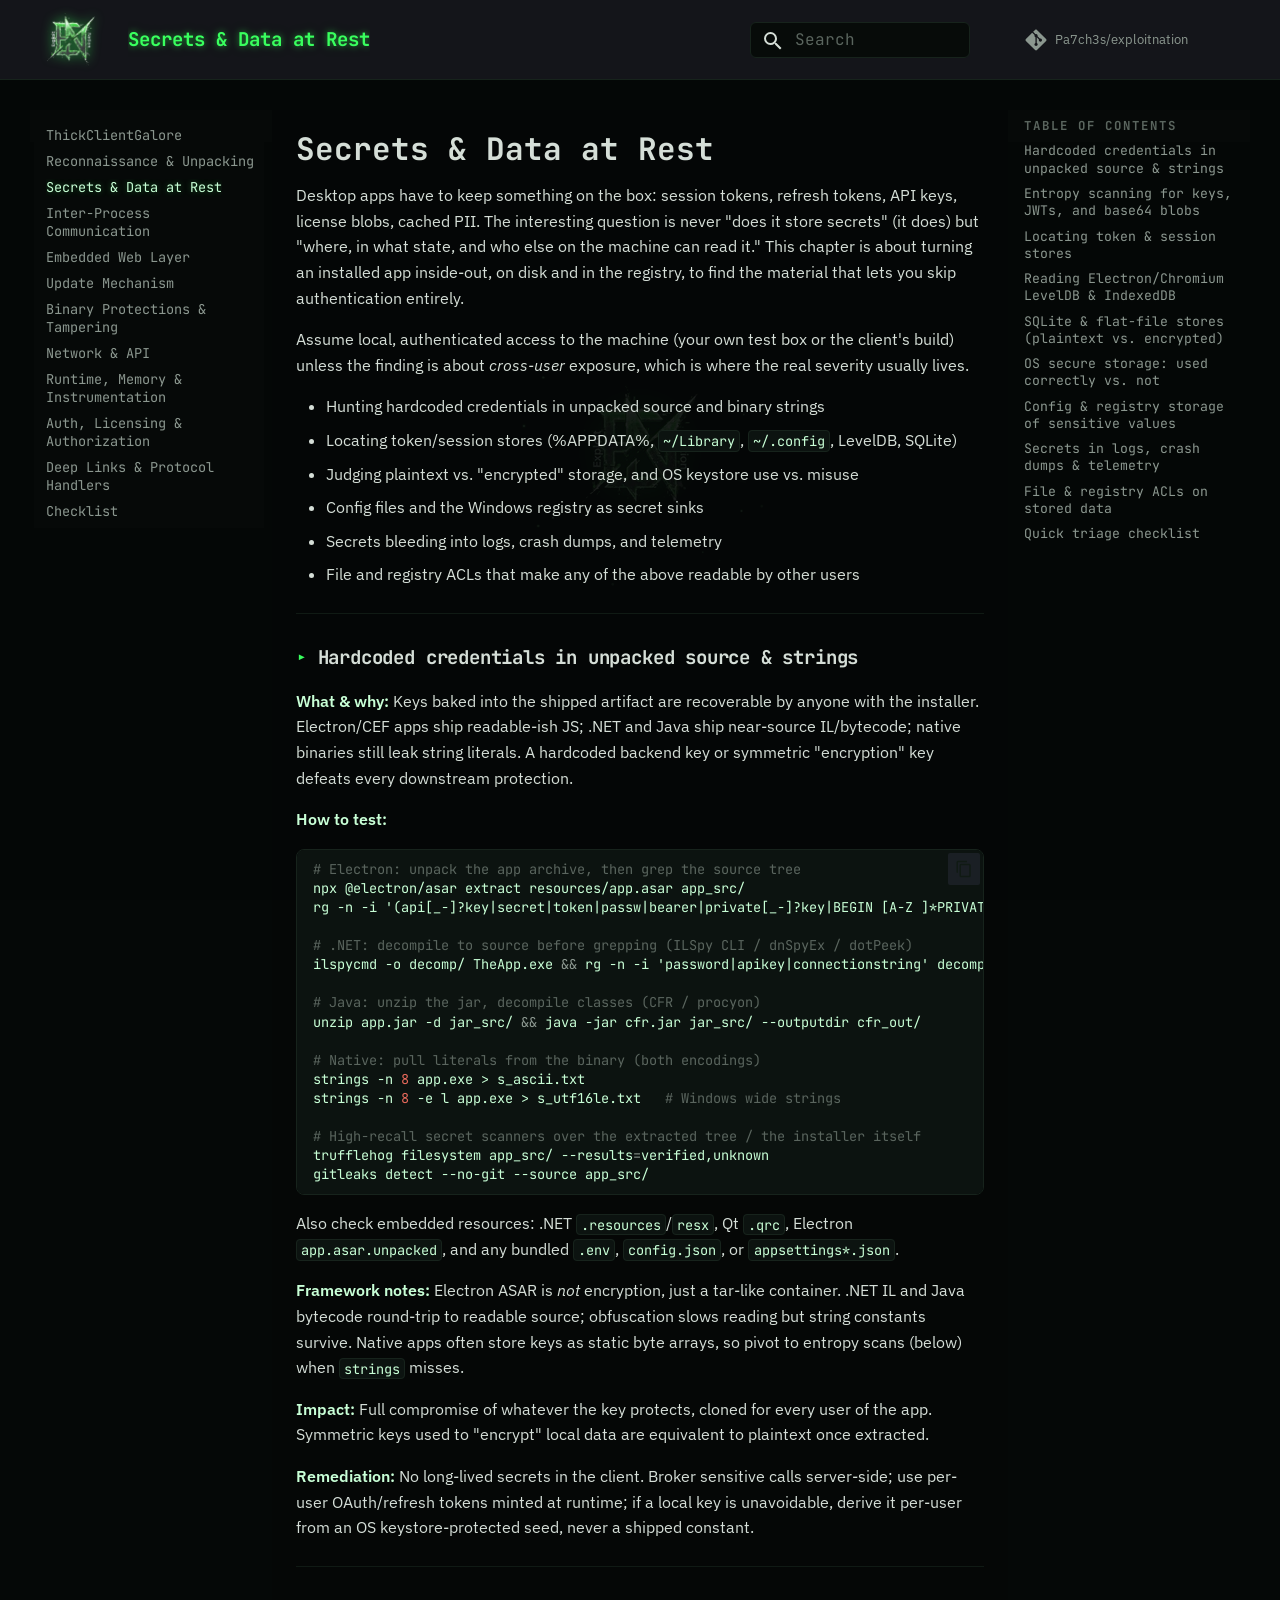
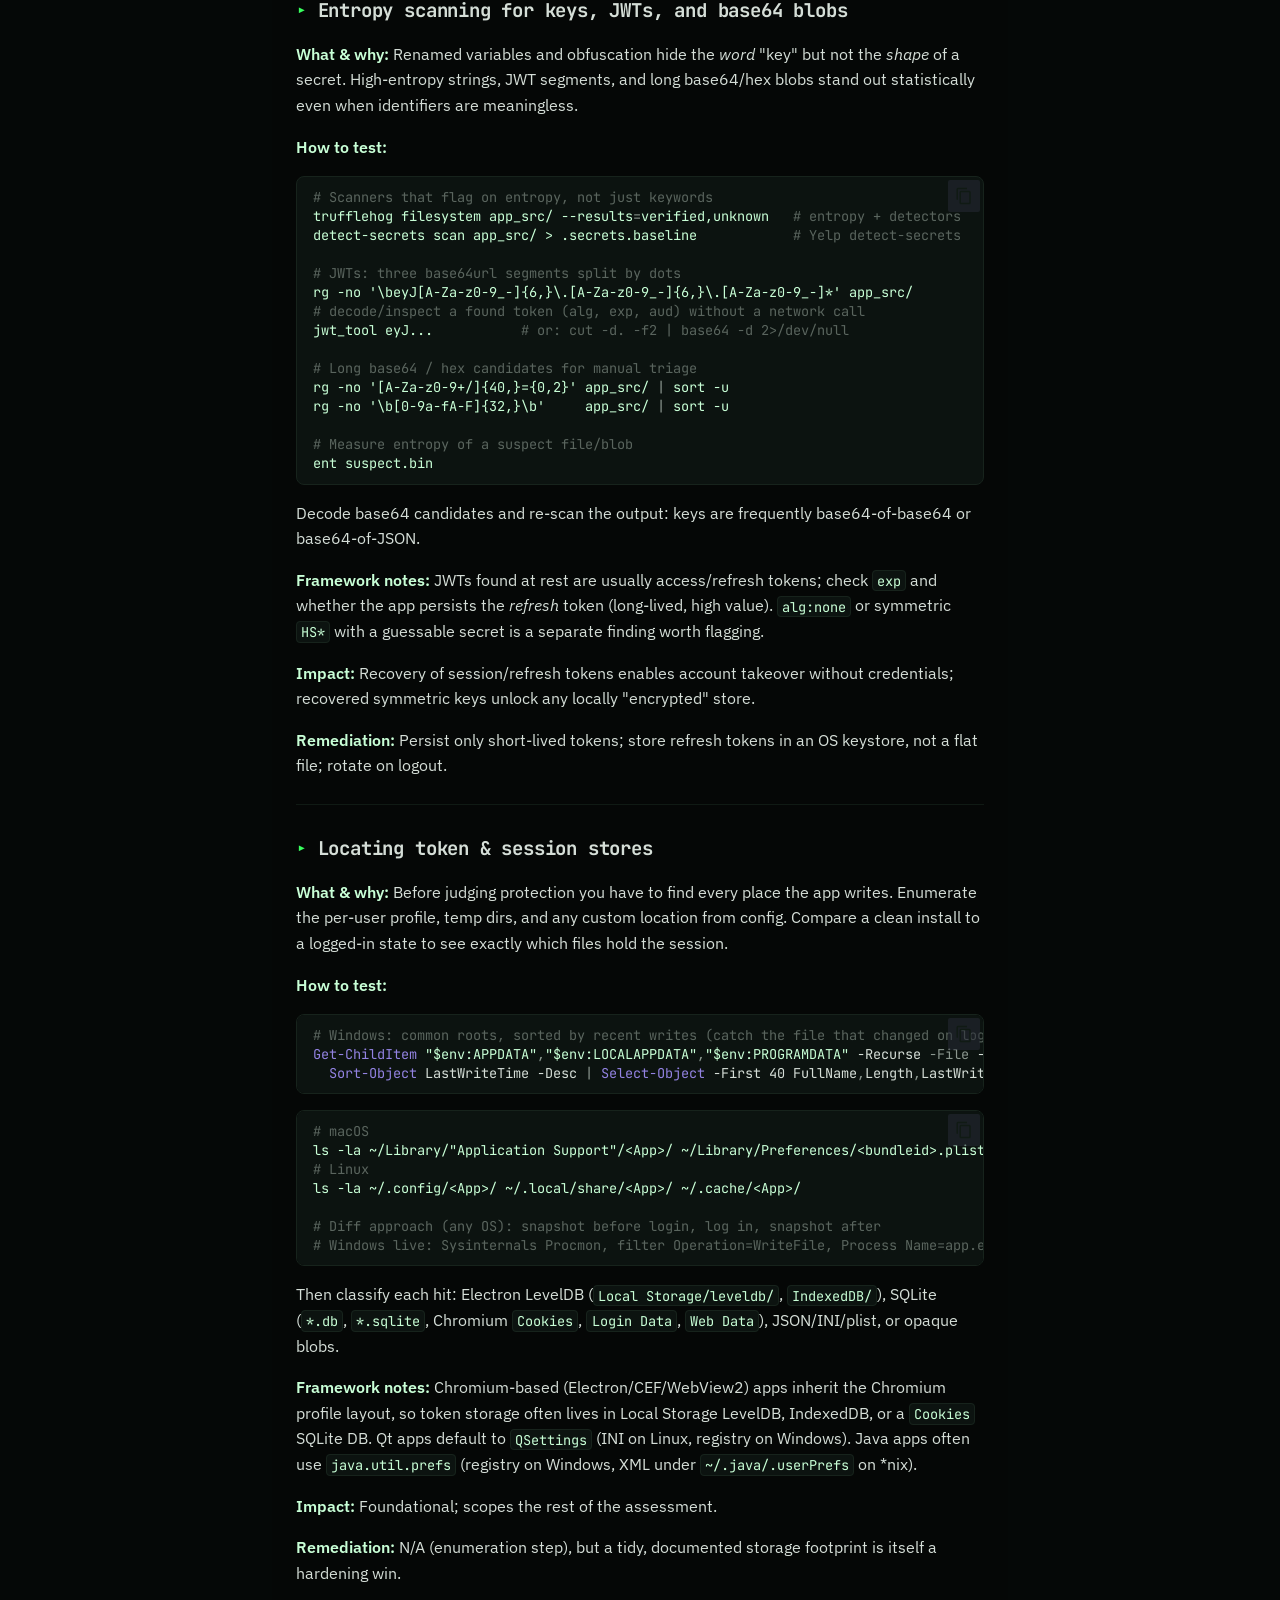
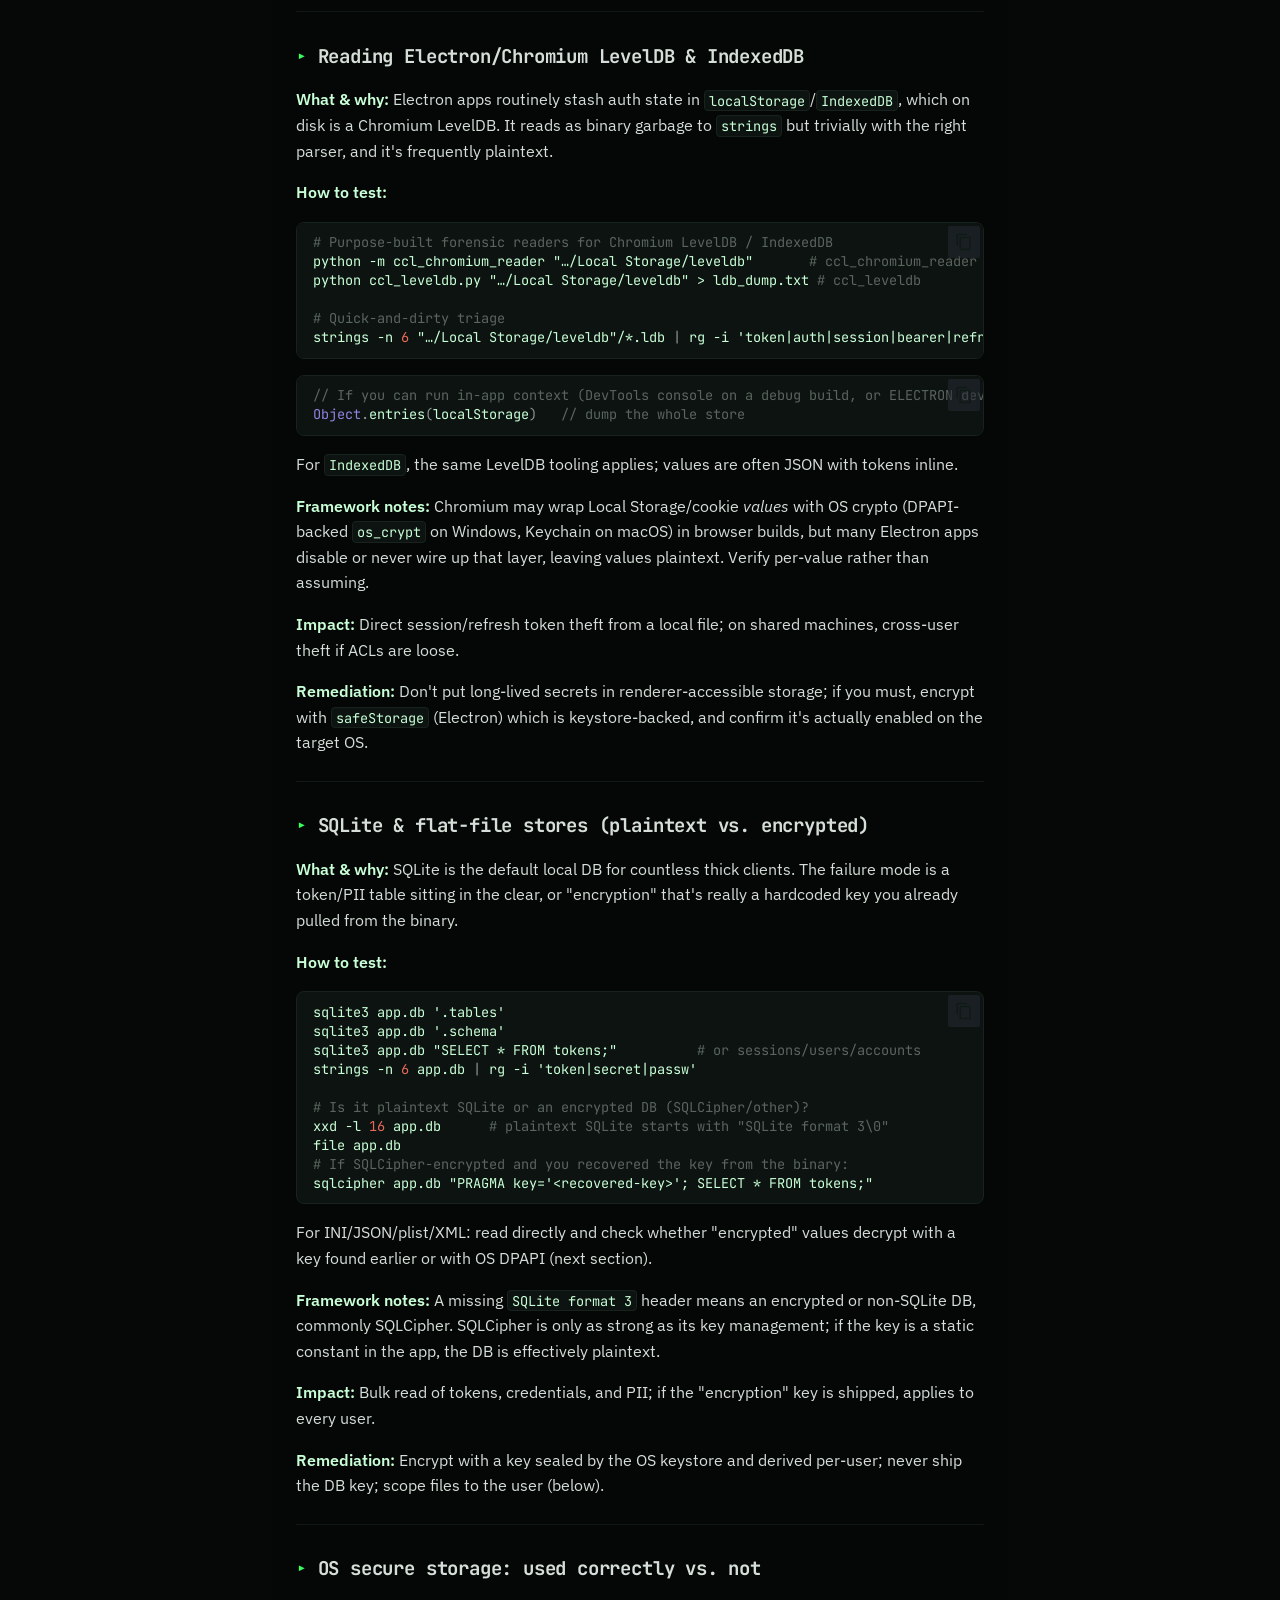
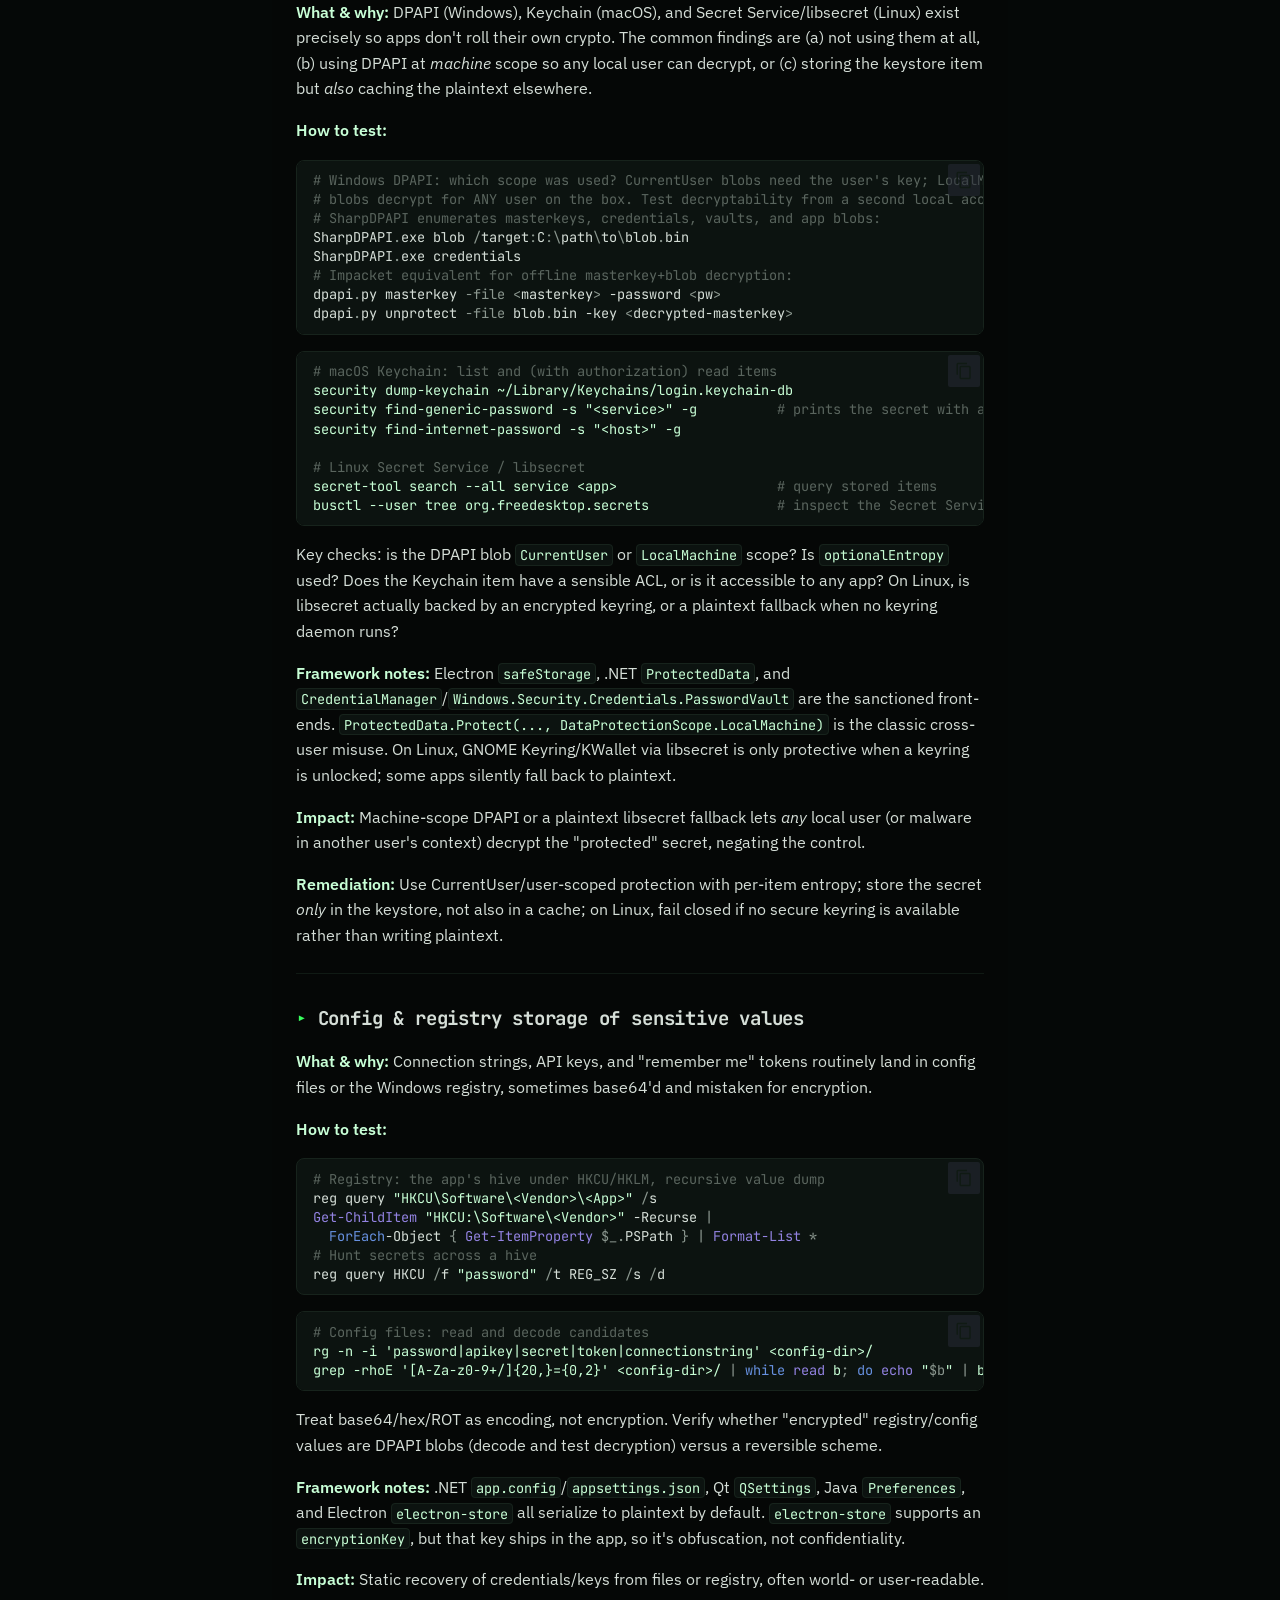
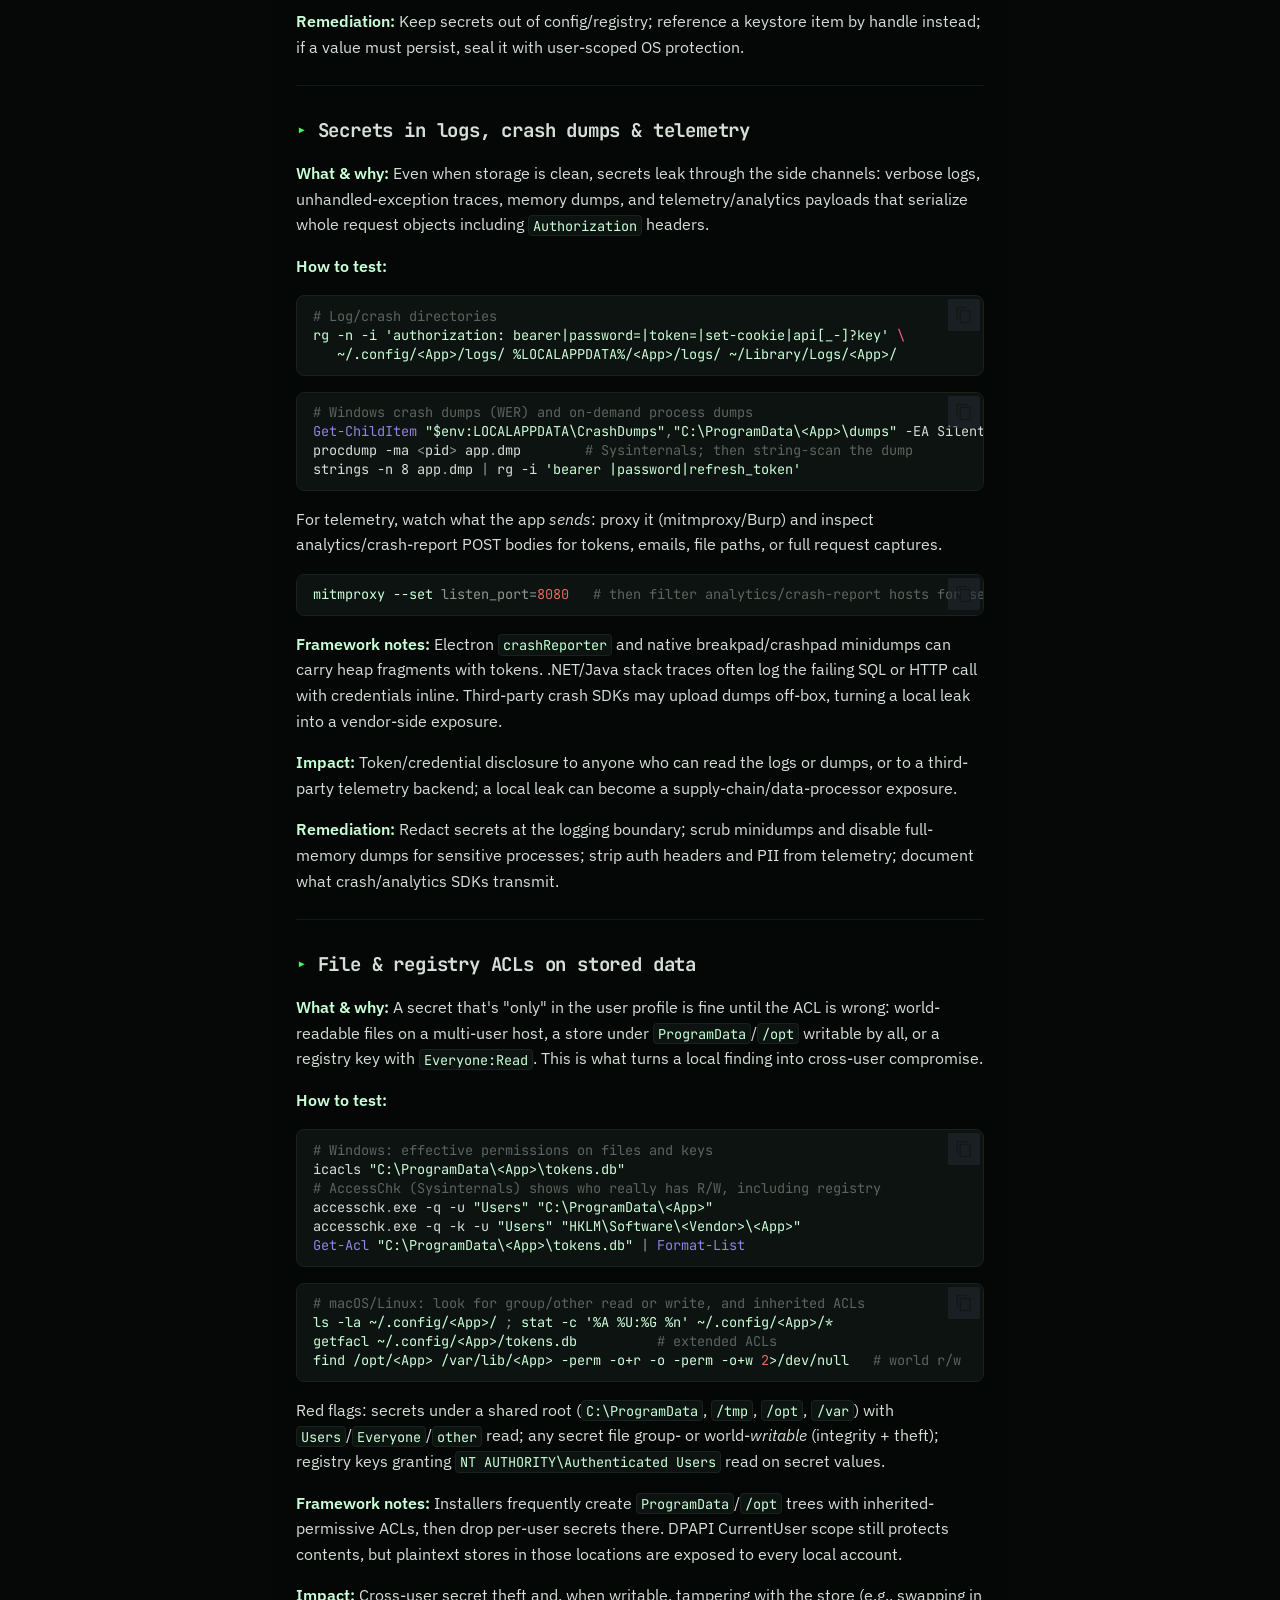
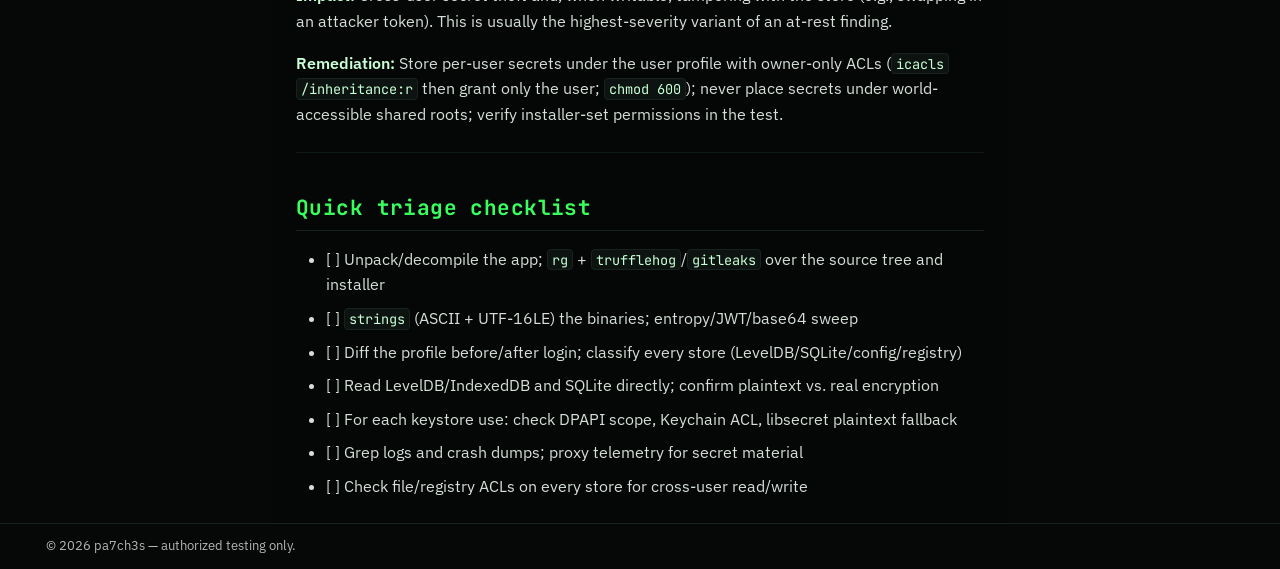
<file: secrets-at-rest/index.html>
<!doctype html>
<html lang="en" class="no-js">
  <head>
    
      <meta charset="utf-8">
      <meta name="viewport" content="width=device-width,initial-scale=1">
      
        <meta name="description" content="The modern Hack The Planet reference. Book 01, ThickClientGalore.">
      
      
      
        <link rel="canonical" href="https://pa7ch3s.github.io/exploitnation/secrets-at-rest/">
      
      
        <link rel="prev" href="../recon-and-unpacking/">
      
      
        <link rel="next" href="../ipc/">
      
      
        
      
      
      <link rel="icon" href="../assets/favicon.png">
      <meta name="generator" content="mkdocs-1.6.1, mkdocs-material-9.7.7">
    
    
      
        <title>Secrets & Data at Rest - Exploit Nation</title>
      
    
    
      <link rel="stylesheet" href="../assets/stylesheets/main.ec1eaa64.min.css">
      
        
        <link rel="stylesheet" href="../assets/stylesheets/palette.ab4e12ef.min.css">
      
      


    
    
      
    
    
      
        
        
        <link rel="preconnect" href="https://fonts.gstatic.com" crossorigin>
        <link rel="stylesheet" href="https://fonts.googleapis.com/css?family=IBM+Plex+Sans:300,300i,400,400i,700,700i%7CJetBrains+Mono:400,400i,700,700i&display=fallback">
        <style>:root{--md-text-font:"IBM Plex Sans";--md-code-font:"JetBrains Mono"}</style>
      
    
    
      <link rel="stylesheet" href="../stylesheets/exploit-nation.css">
    
    <script>__md_scope=new URL("..",location),__md_hash=e=>[...e].reduce(((e,_)=>(e<<5)-e+_.charCodeAt(0)),0),__md_get=(e,_=localStorage,t=__md_scope)=>JSON.parse(_.getItem(t.pathname+"."+e)),__md_set=(e,_,t=localStorage,a=__md_scope)=>{try{t.setItem(a.pathname+"."+e,JSON.stringify(_))}catch(e){}}</script>
    
      

    
    

<meta property="og:type" content="website">
<meta property="og:site_name" content="Exploit Nation">
<meta property="og:title" content="Secrets & Data at Rest">
<meta property="og:description" content="The modern Hack The Planet reference. Book 01, ThickClientGalore.">
<meta property="og:url" content="https://pa7ch3s.github.io/exploitnation/secrets-at-rest/">
<meta property="og:image" content="https://pa7ch3s.github.io/exploitnation/assets/logo.png">
<meta property="og:image:width" content="805">
<meta property="og:image:height" content="891">
<meta name="twitter:card" content="summary_large_image">
<meta name="twitter:title" content="Secrets & Data at Rest">
<meta name="twitter:description" content="The modern Hack The Planet reference. Book 01, ThickClientGalore.">
<meta name="twitter:image" content="https://pa7ch3s.github.io/exploitnation/assets/logo.png">
<link rel="apple-touch-icon" href="https://pa7ch3s.github.io/exploitnation/assets/logo.png">

  </head>
  
  
    
    
    
    
    
    <body dir="ltr" data-md-color-scheme="slate" data-md-color-primary="black" data-md-color-accent="green">
  
    
    <input class="md-toggle" data-md-toggle="drawer" type="checkbox" id="__drawer" autocomplete="off">
    <input class="md-toggle" data-md-toggle="search" type="checkbox" id="__search" autocomplete="off">
    <label class="md-overlay" for="__drawer"></label>
    <div data-md-component="skip">
      
        
        <a href="#secrets-data-at-rest" class="md-skip">
          Skip to content
        </a>
      
    </div>
    <div data-md-component="announce">
      
    </div>
    
    
      

  

<header class="md-header md-header--shadow" data-md-component="header">
  <nav class="md-header__inner md-grid" aria-label="Header">
    <a href=".." title="Exploit Nation" class="md-header__button md-logo" aria-label="Exploit Nation" data-md-component="logo">
      
  <img src="../assets/logo.png" alt="logo">

    </a>
    <label class="md-header__button md-icon" for="__drawer">
      
      <svg xmlns="http://www.w3.org/2000/svg" viewBox="0 0 24 24"><path d="M3 6h18v2H3zm0 5h18v2H3zm0 5h18v2H3z"/></svg>
    </label>
    <div class="md-header__title" data-md-component="header-title">
      <div class="md-header__ellipsis">
        <div class="md-header__topic">
          <span class="md-ellipsis">
            Exploit Nation
          </span>
        </div>
        <div class="md-header__topic" data-md-component="header-topic">
          <span class="md-ellipsis">
            
              Secrets & Data at Rest
            
          </span>
        </div>
      </div>
    </div>
    
      
    
    
    
    
      
      
        <label class="md-header__button md-icon" for="__search">
          
          <svg xmlns="http://www.w3.org/2000/svg" viewBox="0 0 24 24"><path d="M9.5 3A6.5 6.5 0 0 1 16 9.5c0 1.61-.59 3.09-1.56 4.23l.27.27h.79l5 5-1.5 1.5-5-5v-.79l-.27-.27A6.52 6.52 0 0 1 9.5 16 6.5 6.5 0 0 1 3 9.5 6.5 6.5 0 0 1 9.5 3m0 2C7 5 5 7 5 9.5S7 14 9.5 14 14 12 14 9.5 12 5 9.5 5"/></svg>
        </label>
        <div class="md-search" data-md-component="search" role="dialog">
  <label class="md-search__overlay" for="__search"></label>
  <div class="md-search__inner" role="search">
    <form class="md-search__form" name="search">
      <input type="text" class="md-search__input" name="query" aria-label="Search" placeholder="Search" autocapitalize="off" autocorrect="off" autocomplete="off" spellcheck="false" data-md-component="search-query" required>
      <label class="md-search__icon md-icon" for="__search">
        
        <svg xmlns="http://www.w3.org/2000/svg" viewBox="0 0 24 24"><path d="M9.5 3A6.5 6.5 0 0 1 16 9.5c0 1.61-.59 3.09-1.56 4.23l.27.27h.79l5 5-1.5 1.5-5-5v-.79l-.27-.27A6.52 6.52 0 0 1 9.5 16 6.5 6.5 0 0 1 3 9.5 6.5 6.5 0 0 1 9.5 3m0 2C7 5 5 7 5 9.5S7 14 9.5 14 14 12 14 9.5 12 5 9.5 5"/></svg>
        
        <svg xmlns="http://www.w3.org/2000/svg" viewBox="0 0 24 24"><path d="M20 11v2H8l5.5 5.5-1.42 1.42L4.16 12l7.92-7.92L13.5 5.5 8 11z"/></svg>
      </label>
      <nav class="md-search__options" aria-label="Search">
        
        <button type="reset" class="md-search__icon md-icon" title="Clear" aria-label="Clear" tabindex="-1">
          
          <svg xmlns="http://www.w3.org/2000/svg" viewBox="0 0 24 24"><path d="M19 6.41 17.59 5 12 10.59 6.41 5 5 6.41 10.59 12 5 17.59 6.41 19 12 13.41 17.59 19 19 17.59 13.41 12z"/></svg>
        </button>
      </nav>
      
        <div class="md-search__suggest" data-md-component="search-suggest"></div>
      
    </form>
    <div class="md-search__output">
      <div class="md-search__scrollwrap" tabindex="0" data-md-scrollfix>
        <div class="md-search-result" data-md-component="search-result">
          <div class="md-search-result__meta">
            Initializing search
          </div>
          <ol class="md-search-result__list" role="presentation"></ol>
        </div>
      </div>
    </div>
  </div>
</div>
      
    
    
      <div class="md-header__source">
        <a href="https://github.com/Pa7ch3s/exploitnation" title="Go to repository" class="md-source" data-md-component="source">
  <div class="md-source__icon md-icon">
    
    <svg xmlns="http://www.w3.org/2000/svg" viewBox="0 0 448 512"><!--! Font Awesome Free 7.1.0 by @fontawesome - https://fontawesome.com License - https://fontawesome.com/license/free (Icons: CC BY 4.0, Fonts: SIL OFL 1.1, Code: MIT License) Copyright 2025 Fonticons, Inc.--><path d="M439.6 236.1 244 40.5c-5.4-5.5-12.8-8.5-20.4-8.5s-15 3-20.4 8.4L162.5 81l51.5 51.5c27.1-9.1 52.7 16.8 43.4 43.7l49.7 49.7c34.2-11.8 61.2 31 35.5 56.7-26.5 26.5-70.2-2.9-56-37.3L240.3 199v121.9c25.3 12.5 22.3 41.8 9.1 55-6.4 6.4-15.2 10.1-24.3 10.1s-17.8-3.6-24.3-10.1c-17.6-17.6-11.1-46.9 11.2-56v-123c-20.8-8.5-24.6-30.7-18.6-45L142.6 101 8.5 235.1C3 240.6 0 247.9 0 255.5s3 15 8.5 20.4l195.6 195.7c5.4 5.4 12.7 8.4 20.4 8.4s15-3 20.4-8.4l194.7-194.7c5.4-5.4 8.4-12.8 8.4-20.4s-3-15-8.4-20.4"/></svg>
  </div>
  <div class="md-source__repository">
    Pa7ch3s/exploitnation
  </div>
</a>
      </div>
    
  </nav>
  
</header>
    
    <div class="md-container" data-md-component="container">
      
      
        
          
        
      
      <main class="md-main" data-md-component="main">
        <div class="md-main__inner md-grid">
          
            
              
              <div class="md-sidebar md-sidebar--primary" data-md-component="sidebar" data-md-type="navigation" >
                <div class="md-sidebar__scrollwrap">
                  <div class="md-sidebar__inner">
                    



<nav class="md-nav md-nav--primary" aria-label="Navigation" data-md-level="0">
  <label class="md-nav__title" for="__drawer">
    <a href=".." title="Exploit Nation" class="md-nav__button md-logo" aria-label="Exploit Nation" data-md-component="logo">
      
  <img src="../assets/logo.png" alt="logo">

    </a>
    Exploit Nation
  </label>
  
    <div class="md-nav__source">
      <a href="https://github.com/Pa7ch3s/exploitnation" title="Go to repository" class="md-source" data-md-component="source">
  <div class="md-source__icon md-icon">
    
    <svg xmlns="http://www.w3.org/2000/svg" viewBox="0 0 448 512"><!--! Font Awesome Free 7.1.0 by @fontawesome - https://fontawesome.com License - https://fontawesome.com/license/free (Icons: CC BY 4.0, Fonts: SIL OFL 1.1, Code: MIT License) Copyright 2025 Fonticons, Inc.--><path d="M439.6 236.1 244 40.5c-5.4-5.5-12.8-8.5-20.4-8.5s-15 3-20.4 8.4L162.5 81l51.5 51.5c27.1-9.1 52.7 16.8 43.4 43.7l49.7 49.7c34.2-11.8 61.2 31 35.5 56.7-26.5 26.5-70.2-2.9-56-37.3L240.3 199v121.9c25.3 12.5 22.3 41.8 9.1 55-6.4 6.4-15.2 10.1-24.3 10.1s-17.8-3.6-24.3-10.1c-17.6-17.6-11.1-46.9 11.2-56v-123c-20.8-8.5-24.6-30.7-18.6-45L142.6 101 8.5 235.1C3 240.6 0 247.9 0 255.5s3 15 8.5 20.4l195.6 195.7c5.4 5.4 12.7 8.4 20.4 8.4s15-3 20.4-8.4l194.7-194.7c5.4-5.4 8.4-12.8 8.4-20.4s-3-15-8.4-20.4"/></svg>
  </div>
  <div class="md-source__repository">
    Pa7ch3s/exploitnation
  </div>
</a>
    </div>
  
  <ul class="md-nav__list" data-md-scrollfix>
    
      
      
  
  
  
  
    <li class="md-nav__item">
      <a href=".." class="md-nav__link">
        
  
  
  <span class="md-ellipsis">
    
  
    ThickClientGalore
  

    
  </span>
  
  

      </a>
    </li>
  

    
      
      
  
  
  
  
    <li class="md-nav__item">
      <a href="../recon-and-unpacking/" class="md-nav__link">
        
  
  
  <span class="md-ellipsis">
    
  
    Reconnaissance & Unpacking
  

    
  </span>
  
  

      </a>
    </li>
  

    
      
      
  
  
    
  
  
  
    <li class="md-nav__item md-nav__item--active">
      
      <input class="md-nav__toggle md-toggle" type="checkbox" id="__toc">
      
      
        
      
      
        <label class="md-nav__link md-nav__link--active" for="__toc">
          
  
  
  <span class="md-ellipsis">
    
  
    Secrets & Data at Rest
  

    
  </span>
  
  

          <span class="md-nav__icon md-icon"></span>
        </label>
      
      <a href="./" class="md-nav__link md-nav__link--active">
        
  
  
  <span class="md-ellipsis">
    
  
    Secrets & Data at Rest
  

    
  </span>
  
  

      </a>
      
        

<nav class="md-nav md-nav--secondary" aria-label="Table of contents">
  
  
  
    
  
  
    <label class="md-nav__title" for="__toc">
      <span class="md-nav__icon md-icon"></span>
      Table of contents
    </label>
    <ul class="md-nav__list" data-md-component="toc" data-md-scrollfix>
      
        <li class="md-nav__item">
  <a href="#hardcoded-credentials-in-unpacked-source-strings" class="md-nav__link">
    <span class="md-ellipsis">
      
        Hardcoded credentials in unpacked source &amp; strings
      
    </span>
  </a>
  
</li>
      
        <li class="md-nav__item">
  <a href="#entropy-scanning-for-keys-jwts-and-base64-blobs" class="md-nav__link">
    <span class="md-ellipsis">
      
        Entropy scanning for keys, JWTs, and base64 blobs
      
    </span>
  </a>
  
</li>
      
        <li class="md-nav__item">
  <a href="#locating-token-session-stores" class="md-nav__link">
    <span class="md-ellipsis">
      
        Locating token &amp; session stores
      
    </span>
  </a>
  
</li>
      
        <li class="md-nav__item">
  <a href="#reading-electronchromium-leveldb-indexeddb" class="md-nav__link">
    <span class="md-ellipsis">
      
        Reading Electron/Chromium LevelDB &amp; IndexedDB
      
    </span>
  </a>
  
</li>
      
        <li class="md-nav__item">
  <a href="#sqlite-flat-file-stores-plaintext-vs-encrypted" class="md-nav__link">
    <span class="md-ellipsis">
      
        SQLite &amp; flat-file stores (plaintext vs. encrypted)
      
    </span>
  </a>
  
</li>
      
        <li class="md-nav__item">
  <a href="#os-secure-storage-used-correctly-vs-not" class="md-nav__link">
    <span class="md-ellipsis">
      
        OS secure storage: used correctly vs. not
      
    </span>
  </a>
  
</li>
      
        <li class="md-nav__item">
  <a href="#config-registry-storage-of-sensitive-values" class="md-nav__link">
    <span class="md-ellipsis">
      
        Config &amp; registry storage of sensitive values
      
    </span>
  </a>
  
</li>
      
        <li class="md-nav__item">
  <a href="#secrets-in-logs-crash-dumps-telemetry" class="md-nav__link">
    <span class="md-ellipsis">
      
        Secrets in logs, crash dumps &amp; telemetry
      
    </span>
  </a>
  
</li>
      
        <li class="md-nav__item">
  <a href="#file-registry-acls-on-stored-data" class="md-nav__link">
    <span class="md-ellipsis">
      
        File &amp; registry ACLs on stored data
      
    </span>
  </a>
  
</li>
      
        <li class="md-nav__item">
  <a href="#quick-triage-checklist" class="md-nav__link">
    <span class="md-ellipsis">
      
        Quick triage checklist
      
    </span>
  </a>
  
</li>
      
    </ul>
  
</nav>
      
    </li>
  

    
      
      
  
  
  
  
    <li class="md-nav__item">
      <a href="../ipc/" class="md-nav__link">
        
  
  
  <span class="md-ellipsis">
    
  
    Inter-Process Communication
  

    
  </span>
  
  

      </a>
    </li>
  

    
      
      
  
  
  
  
    <li class="md-nav__item">
      <a href="../embedded-web-layer/" class="md-nav__link">
        
  
  
  <span class="md-ellipsis">
    
  
    Embedded Web Layer
  

    
  </span>
  
  

      </a>
    </li>
  

    
      
      
  
  
  
  
    <li class="md-nav__item">
      <a href="../update-mechanism/" class="md-nav__link">
        
  
  
  <span class="md-ellipsis">
    
  
    Update Mechanism
  

    
  </span>
  
  

      </a>
    </li>
  

    
      
      
  
  
  
  
    <li class="md-nav__item">
      <a href="../binary-and-tampering/" class="md-nav__link">
        
  
  
  <span class="md-ellipsis">
    
  
    Binary Protections & Tampering
  

    
  </span>
  
  

      </a>
    </li>
  

    
      
      
  
  
  
  
    <li class="md-nav__item">
      <a href="../network-and-api/" class="md-nav__link">
        
  
  
  <span class="md-ellipsis">
    
  
    Network & API
  

    
  </span>
  
  

      </a>
    </li>
  

    
      
      
  
  
  
  
    <li class="md-nav__item">
      <a href="../runtime-and-memory/" class="md-nav__link">
        
  
  
  <span class="md-ellipsis">
    
  
    Runtime, Memory & Instrumentation
  

    
  </span>
  
  

      </a>
    </li>
  

    
      
      
  
  
  
  
    <li class="md-nav__item">
      <a href="../auth-licensing-authz/" class="md-nav__link">
        
  
  
  <span class="md-ellipsis">
    
  
    Auth, Licensing & Authorization
  

    
  </span>
  
  

      </a>
    </li>
  

    
      
      
  
  
  
  
    <li class="md-nav__item">
      <a href="../deep-links-and-protocol-handlers/" class="md-nav__link">
        
  
  
  <span class="md-ellipsis">
    
  
    Deep Links & Protocol Handlers
  

    
  </span>
  
  

      </a>
    </li>
  

    
      
      
  
  
  
  
    <li class="md-nav__item">
      <a href="../CHECKLIST/" class="md-nav__link">
        
  
  
  <span class="md-ellipsis">
    
  
    Checklist
  

    
  </span>
  
  

      </a>
    </li>
  

    
  </ul>
</nav>
                  </div>
                </div>
              </div>
            
            
              
              <div class="md-sidebar md-sidebar--secondary" data-md-component="sidebar" data-md-type="toc" >
                <div class="md-sidebar__scrollwrap">
                  <div class="md-sidebar__inner">
                    

<nav class="md-nav md-nav--secondary" aria-label="Table of contents">
  
  
  
    
  
  
    <label class="md-nav__title" for="__toc">
      <span class="md-nav__icon md-icon"></span>
      Table of contents
    </label>
    <ul class="md-nav__list" data-md-component="toc" data-md-scrollfix>
      
        <li class="md-nav__item">
  <a href="#hardcoded-credentials-in-unpacked-source-strings" class="md-nav__link">
    <span class="md-ellipsis">
      
        Hardcoded credentials in unpacked source &amp; strings
      
    </span>
  </a>
  
</li>
      
        <li class="md-nav__item">
  <a href="#entropy-scanning-for-keys-jwts-and-base64-blobs" class="md-nav__link">
    <span class="md-ellipsis">
      
        Entropy scanning for keys, JWTs, and base64 blobs
      
    </span>
  </a>
  
</li>
      
        <li class="md-nav__item">
  <a href="#locating-token-session-stores" class="md-nav__link">
    <span class="md-ellipsis">
      
        Locating token &amp; session stores
      
    </span>
  </a>
  
</li>
      
        <li class="md-nav__item">
  <a href="#reading-electronchromium-leveldb-indexeddb" class="md-nav__link">
    <span class="md-ellipsis">
      
        Reading Electron/Chromium LevelDB &amp; IndexedDB
      
    </span>
  </a>
  
</li>
      
        <li class="md-nav__item">
  <a href="#sqlite-flat-file-stores-plaintext-vs-encrypted" class="md-nav__link">
    <span class="md-ellipsis">
      
        SQLite &amp; flat-file stores (plaintext vs. encrypted)
      
    </span>
  </a>
  
</li>
      
        <li class="md-nav__item">
  <a href="#os-secure-storage-used-correctly-vs-not" class="md-nav__link">
    <span class="md-ellipsis">
      
        OS secure storage: used correctly vs. not
      
    </span>
  </a>
  
</li>
      
        <li class="md-nav__item">
  <a href="#config-registry-storage-of-sensitive-values" class="md-nav__link">
    <span class="md-ellipsis">
      
        Config &amp; registry storage of sensitive values
      
    </span>
  </a>
  
</li>
      
        <li class="md-nav__item">
  <a href="#secrets-in-logs-crash-dumps-telemetry" class="md-nav__link">
    <span class="md-ellipsis">
      
        Secrets in logs, crash dumps &amp; telemetry
      
    </span>
  </a>
  
</li>
      
        <li class="md-nav__item">
  <a href="#file-registry-acls-on-stored-data" class="md-nav__link">
    <span class="md-ellipsis">
      
        File &amp; registry ACLs on stored data
      
    </span>
  </a>
  
</li>
      
        <li class="md-nav__item">
  <a href="#quick-triage-checklist" class="md-nav__link">
    <span class="md-ellipsis">
      
        Quick triage checklist
      
    </span>
  </a>
  
</li>
      
    </ul>
  
</nav>
                  </div>
                </div>
              </div>
            
          
          
            <div class="md-content" data-md-component="content">
              
              <article class="md-content__inner md-typeset">
                
                  


  
  


<h1 id="secrets-data-at-rest">Secrets &amp; Data at Rest<a class="headerlink" href="#secrets-data-at-rest" title="Permanent link">&para;</a></h1>
<p>Desktop apps have to keep something on the box: session tokens, refresh tokens, API keys, license blobs, cached PII. The interesting question is never "does it store secrets" (it does) but "where, in what state, and who else on the machine can read it." This chapter is about turning an installed app inside-out, on disk and in the registry, to find the material that lets you skip authentication entirely.</p>
<p>Assume local, authenticated access to the machine (your own test box or the client's build) unless the finding is about <em>cross-user</em> exposure, which is where the real severity usually lives.</p>
<ul>
<li>Hunting hardcoded credentials in unpacked source and binary strings</li>
<li>Locating token/session stores (%APPDATA%, <code>~/Library</code>, <code>~/.config</code>, LevelDB, SQLite)</li>
<li>Judging plaintext vs. "encrypted" storage, and OS keystore use vs. misuse</li>
<li>Config files and the Windows registry as secret sinks</li>
<li>Secrets bleeding into logs, crash dumps, and telemetry</li>
<li>File and registry ACLs that make any of the above readable by other users</li>
</ul>
<hr />
<h3 id="hardcoded-credentials-in-unpacked-source-strings">Hardcoded credentials in unpacked source &amp; strings<a class="headerlink" href="#hardcoded-credentials-in-unpacked-source-strings" title="Permanent link">&para;</a></h3>
<p><strong>What &amp; why:</strong> Keys baked into the shipped artifact are recoverable by anyone with the installer. Electron/CEF apps ship readable-ish JS; .NET and Java ship near-source IL/bytecode; native binaries still leak string literals. A hardcoded backend key or symmetric "encryption" key defeats every downstream protection.</p>
<p><strong>How to test:</strong>
<div class="highlight"><pre><span></span><code><a id="__codelineno-0-1" name="__codelineno-0-1" href="#__codelineno-0-1"></a><span class="c1"># Electron: unpack the app archive, then grep the source tree</span>
<a id="__codelineno-0-2" name="__codelineno-0-2" href="#__codelineno-0-2"></a>npx<span class="w"> </span>@electron/asar<span class="w"> </span>extract<span class="w"> </span>resources/app.asar<span class="w"> </span>app_src/
<a id="__codelineno-0-3" name="__codelineno-0-3" href="#__codelineno-0-3"></a>rg<span class="w"> </span>-n<span class="w"> </span>-i<span class="w"> </span><span class="s1">'(api[_-]?key|secret|token|passw|bearer|private[_-]?key|BEGIN [A-Z ]*PRIVATE KEY)'</span><span class="w"> </span>app_src/
<a id="__codelineno-0-4" name="__codelineno-0-4" href="#__codelineno-0-4"></a>
<a id="__codelineno-0-5" name="__codelineno-0-5" href="#__codelineno-0-5"></a><span class="c1"># .NET: decompile to source before grepping (ILSpy CLI / dnSpyEx / dotPeek)</span>
<a id="__codelineno-0-6" name="__codelineno-0-6" href="#__codelineno-0-6"></a>ilspycmd<span class="w"> </span>-o<span class="w"> </span>decomp/<span class="w"> </span>TheApp.exe<span class="w"> </span><span class="o">&amp;&amp;</span><span class="w"> </span>rg<span class="w"> </span>-n<span class="w"> </span>-i<span class="w"> </span><span class="s1">'password|apikey|connectionstring'</span><span class="w"> </span>decomp/
<a id="__codelineno-0-7" name="__codelineno-0-7" href="#__codelineno-0-7"></a>
<a id="__codelineno-0-8" name="__codelineno-0-8" href="#__codelineno-0-8"></a><span class="c1"># Java: unzip the jar, decompile classes (CFR / procyon)</span>
<a id="__codelineno-0-9" name="__codelineno-0-9" href="#__codelineno-0-9"></a>unzip<span class="w"> </span>app.jar<span class="w"> </span>-d<span class="w"> </span>jar_src/<span class="w"> </span><span class="o">&amp;&amp;</span><span class="w"> </span>java<span class="w"> </span>-jar<span class="w"> </span>cfr.jar<span class="w"> </span>jar_src/<span class="w"> </span>--outputdir<span class="w"> </span>cfr_out/
<a id="__codelineno-0-10" name="__codelineno-0-10" href="#__codelineno-0-10"></a>
<a id="__codelineno-0-11" name="__codelineno-0-11" href="#__codelineno-0-11"></a><span class="c1"># Native: pull literals from the binary (both encodings)</span>
<a id="__codelineno-0-12" name="__codelineno-0-12" href="#__codelineno-0-12"></a>strings<span class="w"> </span>-n<span class="w"> </span><span class="m">8</span><span class="w"> </span>app.exe<span class="w"> </span>&gt;<span class="w"> </span>s_ascii.txt
<a id="__codelineno-0-13" name="__codelineno-0-13" href="#__codelineno-0-13"></a>strings<span class="w"> </span>-n<span class="w"> </span><span class="m">8</span><span class="w"> </span>-e<span class="w"> </span>l<span class="w"> </span>app.exe<span class="w"> </span>&gt;<span class="w"> </span>s_utf16le.txt<span class="w">   </span><span class="c1"># Windows wide strings</span>
<a id="__codelineno-0-14" name="__codelineno-0-14" href="#__codelineno-0-14"></a>
<a id="__codelineno-0-15" name="__codelineno-0-15" href="#__codelineno-0-15"></a><span class="c1"># High-recall secret scanners over the extracted tree / the installer itself</span>
<a id="__codelineno-0-16" name="__codelineno-0-16" href="#__codelineno-0-16"></a>trufflehog<span class="w"> </span>filesystem<span class="w"> </span>app_src/<span class="w"> </span>--results<span class="o">=</span>verified,unknown
<a id="__codelineno-0-17" name="__codelineno-0-17" href="#__codelineno-0-17"></a>gitleaks<span class="w"> </span>detect<span class="w"> </span>--no-git<span class="w"> </span>--source<span class="w"> </span>app_src/
</code></pre></div>
Also check embedded resources: .NET <code>.resources</code>/<code>resx</code>, Qt <code>.qrc</code>, Electron <code>app.asar.unpacked</code>, and any bundled <code>.env</code>, <code>config.json</code>, or <code>appsettings*.json</code>.</p>
<p><strong>Framework notes:</strong> Electron ASAR is <em>not</em> encryption, just a tar-like container. .NET IL and Java bytecode round-trip to readable source; obfuscation slows reading but string constants survive. Native apps often store keys as static byte arrays, so pivot to entropy scans (below) when <code>strings</code> misses.</p>
<p><strong>Impact:</strong> Full compromise of whatever the key protects, cloned for every user of the app. Symmetric keys used to "encrypt" local data are equivalent to plaintext once extracted.</p>
<p><strong>Remediation:</strong> No long-lived secrets in the client. Broker sensitive calls server-side; use per-user OAuth/refresh tokens minted at runtime; if a local key is unavoidable, derive it per-user from an OS keystore-protected seed, never a shipped constant.</p>
<hr />
<h3 id="entropy-scanning-for-keys-jwts-and-base64-blobs">Entropy scanning for keys, JWTs, and base64 blobs<a class="headerlink" href="#entropy-scanning-for-keys-jwts-and-base64-blobs" title="Permanent link">&para;</a></h3>
<p><strong>What &amp; why:</strong> Renamed variables and obfuscation hide the <em>word</em> "key" but not the <em>shape</em> of a secret. High-entropy strings, JWT segments, and long base64/hex blobs stand out statistically even when identifiers are meaningless.</p>
<p><strong>How to test:</strong>
<div class="highlight"><pre><span></span><code><a id="__codelineno-1-1" name="__codelineno-1-1" href="#__codelineno-1-1"></a><span class="c1"># Scanners that flag on entropy, not just keywords</span>
<a id="__codelineno-1-2" name="__codelineno-1-2" href="#__codelineno-1-2"></a>trufflehog<span class="w"> </span>filesystem<span class="w"> </span>app_src/<span class="w"> </span>--results<span class="o">=</span>verified,unknown<span class="w">   </span><span class="c1"># entropy + detectors</span>
<a id="__codelineno-1-3" name="__codelineno-1-3" href="#__codelineno-1-3"></a>detect-secrets<span class="w"> </span>scan<span class="w"> </span>app_src/<span class="w"> </span>&gt;<span class="w"> </span>.secrets.baseline<span class="w">            </span><span class="c1"># Yelp detect-secrets</span>
<a id="__codelineno-1-4" name="__codelineno-1-4" href="#__codelineno-1-4"></a>
<a id="__codelineno-1-5" name="__codelineno-1-5" href="#__codelineno-1-5"></a><span class="c1"># JWTs: three base64url segments split by dots</span>
<a id="__codelineno-1-6" name="__codelineno-1-6" href="#__codelineno-1-6"></a>rg<span class="w"> </span>-no<span class="w"> </span><span class="s1">'\beyJ[A-Za-z0-9_-]{6,}\.[A-Za-z0-9_-]{6,}\.[A-Za-z0-9_-]*'</span><span class="w"> </span>app_src/
<a id="__codelineno-1-7" name="__codelineno-1-7" href="#__codelineno-1-7"></a><span class="c1"># decode/inspect a found token (alg, exp, aud) without a network call</span>
<a id="__codelineno-1-8" name="__codelineno-1-8" href="#__codelineno-1-8"></a>jwt_tool<span class="w"> </span>eyJ...<span class="w">           </span><span class="c1"># or: cut -d. -f2 | base64 -d 2&gt;/dev/null</span>
<a id="__codelineno-1-9" name="__codelineno-1-9" href="#__codelineno-1-9"></a>
<a id="__codelineno-1-10" name="__codelineno-1-10" href="#__codelineno-1-10"></a><span class="c1"># Long base64 / hex candidates for manual triage</span>
<a id="__codelineno-1-11" name="__codelineno-1-11" href="#__codelineno-1-11"></a>rg<span class="w"> </span>-no<span class="w"> </span><span class="s1">'[A-Za-z0-9+/]{40,}={0,2}'</span><span class="w"> </span>app_src/<span class="w"> </span><span class="p">|</span><span class="w"> </span>sort<span class="w"> </span>-u
<a id="__codelineno-1-12" name="__codelineno-1-12" href="#__codelineno-1-12"></a>rg<span class="w"> </span>-no<span class="w"> </span><span class="s1">'\b[0-9a-fA-F]{32,}\b'</span><span class="w">     </span>app_src/<span class="w"> </span><span class="p">|</span><span class="w"> </span>sort<span class="w"> </span>-u
<a id="__codelineno-1-13" name="__codelineno-1-13" href="#__codelineno-1-13"></a>
<a id="__codelineno-1-14" name="__codelineno-1-14" href="#__codelineno-1-14"></a><span class="c1"># Measure entropy of a suspect file/blob</span>
<a id="__codelineno-1-15" name="__codelineno-1-15" href="#__codelineno-1-15"></a>ent<span class="w"> </span>suspect.bin
</code></pre></div>
Decode base64 candidates and re-scan the output: keys are frequently base64-of-base64 or base64-of-JSON.</p>
<p><strong>Framework notes:</strong> JWTs found at rest are usually access/refresh tokens; check <code>exp</code> and whether the app persists the <em>refresh</em> token (long-lived, high value). <code>alg:none</code> or symmetric <code>HS*</code> with a guessable secret is a separate finding worth flagging.</p>
<p><strong>Impact:</strong> Recovery of session/refresh tokens enables account takeover without credentials; recovered symmetric keys unlock any locally "encrypted" store.</p>
<p><strong>Remediation:</strong> Persist only short-lived tokens; store refresh tokens in an OS keystore, not a flat file; rotate on logout.</p>
<hr />
<h3 id="locating-token-session-stores">Locating token &amp; session stores<a class="headerlink" href="#locating-token-session-stores" title="Permanent link">&para;</a></h3>
<p><strong>What &amp; why:</strong> Before judging protection you have to find every place the app writes. Enumerate the per-user profile, temp dirs, and any custom location from config. Compare a clean install to a logged-in state to see exactly which files hold the session.</p>
<p><strong>How to test:</strong>
<div class="highlight"><pre><span></span><code><a id="__codelineno-2-1" name="__codelineno-2-1" href="#__codelineno-2-1"></a><span class="c"># Windows: common roots, sorted by recent writes (catch the file that changed on login)</span>
<a id="__codelineno-2-2" name="__codelineno-2-2" href="#__codelineno-2-2"></a><span class="nb">Get-ChildItem</span> <span class="s2">"$env:APPDATA"</span><span class="p">,</span><span class="s2">"$env:LOCALAPPDATA"</span><span class="p">,</span><span class="s2">"$env:PROGRAMDATA"</span> <span class="n">-Recurse</span> <span class="o">-File</span> <span class="n">-EA</span> <span class="n">SilentlyContinue</span> <span class="p">|</span>
<a id="__codelineno-2-3" name="__codelineno-2-3" href="#__codelineno-2-3"></a>  <span class="nb">Sort-Object</span> <span class="n">LastWriteTime</span> <span class="n">-Desc</span> <span class="p">|</span> <span class="nb">Select-Object</span> <span class="n">-First</span> <span class="n">40</span> <span class="n">FullName</span><span class="p">,</span><span class="n">Length</span><span class="p">,</span><span class="n">LastWriteTime</span>
</code></pre></div>
<div class="highlight"><pre><span></span><code><a id="__codelineno-3-1" name="__codelineno-3-1" href="#__codelineno-3-1"></a><span class="c1"># macOS</span>
<a id="__codelineno-3-2" name="__codelineno-3-2" href="#__codelineno-3-2"></a>ls<span class="w"> </span>-la<span class="w"> </span>~/Library/<span class="s2">"Application Support"</span>/&lt;App&gt;/<span class="w"> </span>~/Library/Preferences/&lt;bundleid&gt;.plist<span class="w"> </span>~/Library/Caches/&lt;App&gt;/
<a id="__codelineno-3-3" name="__codelineno-3-3" href="#__codelineno-3-3"></a><span class="c1"># Linux</span>
<a id="__codelineno-3-4" name="__codelineno-3-4" href="#__codelineno-3-4"></a>ls<span class="w"> </span>-la<span class="w"> </span>~/.config/&lt;App&gt;/<span class="w"> </span>~/.local/share/&lt;App&gt;/<span class="w"> </span>~/.cache/&lt;App&gt;/
<a id="__codelineno-3-5" name="__codelineno-3-5" href="#__codelineno-3-5"></a>
<a id="__codelineno-3-6" name="__codelineno-3-6" href="#__codelineno-3-6"></a><span class="c1"># Diff approach (any OS): snapshot before login, log in, snapshot after</span>
<a id="__codelineno-3-7" name="__codelineno-3-7" href="#__codelineno-3-7"></a><span class="c1"># Windows live: Sysinternals Procmon, filter Operation=WriteFile, Process Name=app.exe</span>
</code></pre></div>
Then classify each hit: Electron LevelDB (<code>Local Storage/leveldb/</code>, <code>IndexedDB/</code>), SQLite (<code>*.db</code>, <code>*.sqlite</code>, Chromium <code>Cookies</code>, <code>Login Data</code>, <code>Web Data</code>), JSON/INI/plist, or opaque blobs.</p>
<p><strong>Framework notes:</strong> Chromium-based (Electron/CEF/WebView2) apps inherit the Chromium profile layout, so token storage often lives in Local Storage LevelDB, IndexedDB, or a <code>Cookies</code> SQLite DB. Qt apps default to <code>QSettings</code> (INI on Linux, registry on Windows). Java apps often use <code>java.util.prefs</code> (registry on Windows, XML under <code>~/.java/.userPrefs</code> on *nix).</p>
<p><strong>Impact:</strong> Foundational; scopes the rest of the assessment.</p>
<p><strong>Remediation:</strong> N/A (enumeration step), but a tidy, documented storage footprint is itself a hardening win.</p>
<hr />
<h3 id="reading-electronchromium-leveldb-indexeddb">Reading Electron/Chromium LevelDB &amp; IndexedDB<a class="headerlink" href="#reading-electronchromium-leveldb-indexeddb" title="Permanent link">&para;</a></h3>
<p><strong>What &amp; why:</strong> Electron apps routinely stash auth state in <code>localStorage</code>/<code>IndexedDB</code>, which on disk is a Chromium LevelDB. It reads as binary garbage to <code>strings</code> but trivially with the right parser, and it's frequently plaintext.</p>
<p><strong>How to test:</strong>
<div class="highlight"><pre><span></span><code><a id="__codelineno-4-1" name="__codelineno-4-1" href="#__codelineno-4-1"></a><span class="c1"># Purpose-built forensic readers for Chromium LevelDB / IndexedDB</span>
<a id="__codelineno-4-2" name="__codelineno-4-2" href="#__codelineno-4-2"></a>python<span class="w"> </span>-m<span class="w"> </span>ccl_chromium_reader<span class="w"> </span><span class="s2">"…/Local Storage/leveldb"</span><span class="w">       </span><span class="c1"># ccl_chromium_reader</span>
<a id="__codelineno-4-3" name="__codelineno-4-3" href="#__codelineno-4-3"></a>python<span class="w"> </span>ccl_leveldb.py<span class="w"> </span><span class="s2">"…/Local Storage/leveldb"</span><span class="w"> </span>&gt;<span class="w"> </span>ldb_dump.txt<span class="w"> </span><span class="c1"># ccl_leveldb</span>
<a id="__codelineno-4-4" name="__codelineno-4-4" href="#__codelineno-4-4"></a>
<a id="__codelineno-4-5" name="__codelineno-4-5" href="#__codelineno-4-5"></a><span class="c1"># Quick-and-dirty triage</span>
<a id="__codelineno-4-6" name="__codelineno-4-6" href="#__codelineno-4-6"></a>strings<span class="w"> </span>-n<span class="w"> </span><span class="m">6</span><span class="w"> </span><span class="s2">"…/Local Storage/leveldb"</span>/*.ldb<span class="w"> </span><span class="p">|</span><span class="w"> </span>rg<span class="w"> </span>-i<span class="w"> </span><span class="s1">'token|auth|session|bearer|refresh'</span>
</code></pre></div>
<div class="highlight"><pre><span></span><code><a id="__codelineno-5-1" name="__codelineno-5-1" href="#__codelineno-5-1"></a><span class="c1">// If you can run in-app context (DevTools console on a debug build, or ELECTRON dev):</span>
<a id="__codelineno-5-2" name="__codelineno-5-2" href="#__codelineno-5-2"></a><span class="nb">Object</span><span class="p">.</span><span class="nx">entries</span><span class="p">(</span><span class="nx">localStorage</span><span class="p">)</span><span class="w">   </span><span class="c1">// dump the whole store</span>
</code></pre></div>
For <code>IndexedDB</code>, the same LevelDB tooling applies; values are often JSON with tokens inline.</p>
<p><strong>Framework notes:</strong> Chromium may wrap Local Storage/cookie <em>values</em> with OS crypto (DPAPI-backed <code>os_crypt</code> on Windows, Keychain on macOS) in browser builds, but many Electron apps disable or never wire up that layer, leaving values plaintext. Verify per-value rather than assuming.</p>
<p><strong>Impact:</strong> Direct session/refresh token theft from a local file; on shared machines, cross-user theft if ACLs are loose.</p>
<p><strong>Remediation:</strong> Don't put long-lived secrets in renderer-accessible storage; if you must, encrypt with <code>safeStorage</code> (Electron) which is keystore-backed, and confirm it's actually enabled on the target OS.</p>
<hr />
<h3 id="sqlite-flat-file-stores-plaintext-vs-encrypted">SQLite &amp; flat-file stores (plaintext vs. encrypted)<a class="headerlink" href="#sqlite-flat-file-stores-plaintext-vs-encrypted" title="Permanent link">&para;</a></h3>
<p><strong>What &amp; why:</strong> SQLite is the default local DB for countless thick clients. The failure mode is a token/PII table sitting in the clear, or "encryption" that's really a hardcoded key you already pulled from the binary.</p>
<p><strong>How to test:</strong>
<div class="highlight"><pre><span></span><code><a id="__codelineno-6-1" name="__codelineno-6-1" href="#__codelineno-6-1"></a>sqlite3<span class="w"> </span>app.db<span class="w"> </span><span class="s1">'.tables'</span>
<a id="__codelineno-6-2" name="__codelineno-6-2" href="#__codelineno-6-2"></a>sqlite3<span class="w"> </span>app.db<span class="w"> </span><span class="s1">'.schema'</span>
<a id="__codelineno-6-3" name="__codelineno-6-3" href="#__codelineno-6-3"></a>sqlite3<span class="w"> </span>app.db<span class="w"> </span><span class="s2">"SELECT * FROM tokens;"</span><span class="w">          </span><span class="c1"># or sessions/users/accounts</span>
<a id="__codelineno-6-4" name="__codelineno-6-4" href="#__codelineno-6-4"></a>strings<span class="w"> </span>-n<span class="w"> </span><span class="m">6</span><span class="w"> </span>app.db<span class="w"> </span><span class="p">|</span><span class="w"> </span>rg<span class="w"> </span>-i<span class="w"> </span><span class="s1">'token|secret|passw'</span>
<a id="__codelineno-6-5" name="__codelineno-6-5" href="#__codelineno-6-5"></a>
<a id="__codelineno-6-6" name="__codelineno-6-6" href="#__codelineno-6-6"></a><span class="c1"># Is it plaintext SQLite or an encrypted DB (SQLCipher/other)?</span>
<a id="__codelineno-6-7" name="__codelineno-6-7" href="#__codelineno-6-7"></a>xxd<span class="w"> </span>-l<span class="w"> </span><span class="m">16</span><span class="w"> </span>app.db<span class="w">      </span><span class="c1"># plaintext SQLite starts with "SQLite format 3\0"</span>
<a id="__codelineno-6-8" name="__codelineno-6-8" href="#__codelineno-6-8"></a>file<span class="w"> </span>app.db
<a id="__codelineno-6-9" name="__codelineno-6-9" href="#__codelineno-6-9"></a><span class="c1"># If SQLCipher-encrypted and you recovered the key from the binary:</span>
<a id="__codelineno-6-10" name="__codelineno-6-10" href="#__codelineno-6-10"></a>sqlcipher<span class="w"> </span>app.db<span class="w"> </span><span class="s2">"PRAGMA key='&lt;recovered-key&gt;'; SELECT * FROM tokens;"</span>
</code></pre></div>
For INI/JSON/plist/XML: read directly and check whether "encrypted" values decrypt with a key found earlier or with OS DPAPI (next section).</p>
<p><strong>Framework notes:</strong> A missing <code>SQLite format 3</code> header means an encrypted or non-SQLite DB, commonly SQLCipher. SQLCipher is only as strong as its key management; if the key is a static constant in the app, the DB is effectively plaintext.</p>
<p><strong>Impact:</strong> Bulk read of tokens, credentials, and PII; if the "encryption" key is shipped, applies to every user.</p>
<p><strong>Remediation:</strong> Encrypt with a key sealed by the OS keystore and derived per-user; never ship the DB key; scope files to the user (below).</p>
<hr />
<h3 id="os-secure-storage-used-correctly-vs-not">OS secure storage: used correctly vs. not<a class="headerlink" href="#os-secure-storage-used-correctly-vs-not" title="Permanent link">&para;</a></h3>
<p><strong>What &amp; why:</strong> DPAPI (Windows), Keychain (macOS), and Secret Service/libsecret (Linux) exist precisely so apps don't roll their own crypto. The common findings are (a) not using them at all, (b) using DPAPI at <em>machine</em> scope so any local user can decrypt, or (c) storing the keystore item but <em>also</em> caching the plaintext elsewhere.</p>
<p><strong>How to test:</strong>
<div class="highlight"><pre><span></span><code><a id="__codelineno-7-1" name="__codelineno-7-1" href="#__codelineno-7-1"></a><span class="c"># Windows DPAPI: which scope was used? CurrentUser blobs need the user's key; LocalMachine</span>
<a id="__codelineno-7-2" name="__codelineno-7-2" href="#__codelineno-7-2"></a><span class="c"># blobs decrypt for ANY user on the box. Test decryptability from a second local account.</span>
<a id="__codelineno-7-3" name="__codelineno-7-3" href="#__codelineno-7-3"></a><span class="c"># SharpDPAPI enumerates masterkeys, credentials, vaults, and app blobs:</span>
<a id="__codelineno-7-4" name="__codelineno-7-4" href="#__codelineno-7-4"></a><span class="n">SharpDPAPI</span><span class="p">.</span><span class="n">exe</span> <span class="n">blob</span> <span class="p">/</span><span class="n">target</span><span class="p">:</span><span class="n">C</span><span class="p">:\</span><span class="n">path</span><span class="p">\</span><span class="n">to</span><span class="p">\</span><span class="n">blob</span><span class="p">.</span><span class="n">bin</span>
<a id="__codelineno-7-5" name="__codelineno-7-5" href="#__codelineno-7-5"></a><span class="n">SharpDPAPI</span><span class="p">.</span><span class="n">exe</span> <span class="n">credentials</span>
<a id="__codelineno-7-6" name="__codelineno-7-6" href="#__codelineno-7-6"></a><span class="c"># Impacket equivalent for offline masterkey+blob decryption:</span>
<a id="__codelineno-7-7" name="__codelineno-7-7" href="#__codelineno-7-7"></a><span class="n">dpapi</span><span class="p">.</span><span class="n">py</span> <span class="n">masterkey</span> <span class="o">-file</span> <span class="p">&lt;</span><span class="n">masterkey</span><span class="p">&gt;</span> <span class="n">-password</span> <span class="p">&lt;</span><span class="n">pw</span><span class="p">&gt;</span>
<a id="__codelineno-7-8" name="__codelineno-7-8" href="#__codelineno-7-8"></a><span class="n">dpapi</span><span class="p">.</span><span class="n">py</span> <span class="n">unprotect</span> <span class="o">-file</span> <span class="n">blob</span><span class="p">.</span><span class="n">bin</span> <span class="n">-key</span> <span class="p">&lt;</span><span class="n">decrypted-masterkey</span><span class="p">&gt;</span>
</code></pre></div>
<div class="highlight"><pre><span></span><code><a id="__codelineno-8-1" name="__codelineno-8-1" href="#__codelineno-8-1"></a><span class="c1"># macOS Keychain: list and (with authorization) read items</span>
<a id="__codelineno-8-2" name="__codelineno-8-2" href="#__codelineno-8-2"></a>security<span class="w"> </span>dump-keychain<span class="w"> </span>~/Library/Keychains/login.keychain-db
<a id="__codelineno-8-3" name="__codelineno-8-3" href="#__codelineno-8-3"></a>security<span class="w"> </span>find-generic-password<span class="w"> </span>-s<span class="w"> </span><span class="s2">"&lt;service&gt;"</span><span class="w"> </span>-g<span class="w">          </span><span class="c1"># prints the secret with a prompt</span>
<a id="__codelineno-8-4" name="__codelineno-8-4" href="#__codelineno-8-4"></a>security<span class="w"> </span>find-internet-password<span class="w"> </span>-s<span class="w"> </span><span class="s2">"&lt;host&gt;"</span><span class="w"> </span>-g
<a id="__codelineno-8-5" name="__codelineno-8-5" href="#__codelineno-8-5"></a>
<a id="__codelineno-8-6" name="__codelineno-8-6" href="#__codelineno-8-6"></a><span class="c1"># Linux Secret Service / libsecret</span>
<a id="__codelineno-8-7" name="__codelineno-8-7" href="#__codelineno-8-7"></a>secret-tool<span class="w"> </span>search<span class="w"> </span>--all<span class="w"> </span>service<span class="w"> </span>&lt;app&gt;<span class="w">                    </span><span class="c1"># query stored items</span>
<a id="__codelineno-8-8" name="__codelineno-8-8" href="#__codelineno-8-8"></a>busctl<span class="w"> </span>--user<span class="w"> </span>tree<span class="w"> </span>org.freedesktop.secrets<span class="w">                </span><span class="c1"># inspect the Secret Service backend</span>
</code></pre></div>
Key checks: is the DPAPI blob <code>CurrentUser</code> or <code>LocalMachine</code> scope? Is <code>optionalEntropy</code> used? Does the Keychain item have a sensible ACL, or is it accessible to any app? On Linux, is libsecret actually backed by an encrypted keyring, or a plaintext fallback when no keyring daemon runs?</p>
<p><strong>Framework notes:</strong> Electron <code>safeStorage</code>, .NET <code>ProtectedData</code>, and <code>CredentialManager</code>/<code>Windows.Security.Credentials.PasswordVault</code> are the sanctioned front-ends. <code>ProtectedData.Protect(..., DataProtectionScope.LocalMachine)</code> is the classic cross-user misuse. On Linux, GNOME Keyring/KWallet via libsecret is only protective when a keyring is unlocked; some apps silently fall back to plaintext.</p>
<p><strong>Impact:</strong> Machine-scope DPAPI or a plaintext libsecret fallback lets <em>any</em> local user (or malware in another user's context) decrypt the "protected" secret, negating the control.</p>
<p><strong>Remediation:</strong> Use CurrentUser/user-scoped protection with per-item entropy; store the secret <em>only</em> in the keystore, not also in a cache; on Linux, fail closed if no secure keyring is available rather than writing plaintext.</p>
<hr />
<h3 id="config-registry-storage-of-sensitive-values">Config &amp; registry storage of sensitive values<a class="headerlink" href="#config-registry-storage-of-sensitive-values" title="Permanent link">&para;</a></h3>
<p><strong>What &amp; why:</strong> Connection strings, API keys, and "remember me" tokens routinely land in config files or the Windows registry, sometimes base64'd and mistaken for encryption.</p>
<p><strong>How to test:</strong>
<div class="highlight"><pre><span></span><code><a id="__codelineno-9-1" name="__codelineno-9-1" href="#__codelineno-9-1"></a><span class="c"># Registry: the app's hive under HKCU/HKLM, recursive value dump</span>
<a id="__codelineno-9-2" name="__codelineno-9-2" href="#__codelineno-9-2"></a><span class="n">reg</span> <span class="n">query</span> <span class="s2">"HKCU\Software\&lt;Vendor&gt;\&lt;App&gt;"</span> <span class="p">/</span><span class="n">s</span>
<a id="__codelineno-9-3" name="__codelineno-9-3" href="#__codelineno-9-3"></a><span class="nb">Get-ChildItem</span> <span class="s2">"HKCU:\Software\&lt;Vendor&gt;"</span> <span class="n">-Recurse</span> <span class="p">|</span>
<a id="__codelineno-9-4" name="__codelineno-9-4" href="#__codelineno-9-4"></a>  <span class="k">ForEach</span><span class="n">-Object</span> <span class="p">{</span> <span class="nb">Get-ItemProperty</span> <span class="nv">$_</span><span class="p">.</span><span class="n">PSPath</span> <span class="p">}</span> <span class="p">|</span> <span class="nb">Format-List</span> <span class="p">*</span>
<a id="__codelineno-9-5" name="__codelineno-9-5" href="#__codelineno-9-5"></a><span class="c"># Hunt secrets across a hive</span>
<a id="__codelineno-9-6" name="__codelineno-9-6" href="#__codelineno-9-6"></a><span class="n">reg</span> <span class="n">query</span> <span class="n">HKCU</span> <span class="p">/</span><span class="n">f</span> <span class="s2">"password"</span> <span class="p">/</span><span class="n">t</span> <span class="n">REG_SZ</span> <span class="p">/</span><span class="n">s</span> <span class="p">/</span><span class="n">d</span>
</code></pre></div>
<div class="highlight"><pre><span></span><code><a id="__codelineno-10-1" name="__codelineno-10-1" href="#__codelineno-10-1"></a><span class="c1"># Config files: read and decode candidates</span>
<a id="__codelineno-10-2" name="__codelineno-10-2" href="#__codelineno-10-2"></a>rg<span class="w"> </span>-n<span class="w"> </span>-i<span class="w"> </span><span class="s1">'password|apikey|secret|token|connectionstring'</span><span class="w"> </span>&lt;config-dir&gt;/
<a id="__codelineno-10-3" name="__codelineno-10-3" href="#__codelineno-10-3"></a>grep<span class="w"> </span>-rhoE<span class="w"> </span><span class="s1">'[A-Za-z0-9+/]{20,}={0,2}'</span><span class="w"> </span>&lt;config-dir&gt;/<span class="w"> </span><span class="p">|</span><span class="w"> </span><span class="k">while</span><span class="w"> </span><span class="nb">read</span><span class="w"> </span>b<span class="p">;</span><span class="w"> </span><span class="k">do</span><span class="w"> </span><span class="nb">echo</span><span class="w"> </span><span class="s2">"</span><span class="nv">$b</span><span class="s2">"</span><span class="w"> </span><span class="p">|</span><span class="w"> </span>base64<span class="w"> </span>-d<span class="w"> </span><span class="m">2</span>&gt;/dev/null<span class="p">;</span><span class="w"> </span>echo<span class="p">;</span><span class="w"> </span><span class="k">done</span>
</code></pre></div>
Treat base64/hex/ROT as encoding, not encryption. Verify whether "encrypted" registry/config values are DPAPI blobs (decode and test decryption) versus a reversible scheme.</p>
<p><strong>Framework notes:</strong> .NET <code>app.config</code>/<code>appsettings.json</code>, Qt <code>QSettings</code>, Java <code>Preferences</code>, and Electron <code>electron-store</code> all serialize to plaintext by default. <code>electron-store</code> supports an <code>encryptionKey</code>, but that key ships in the app, so it's obfuscation, not confidentiality.</p>
<p><strong>Impact:</strong> Static recovery of credentials/keys from files or registry, often world- or user-readable.</p>
<p><strong>Remediation:</strong> Keep secrets out of config/registry; reference a keystore item by handle instead; if a value must persist, seal it with user-scoped OS protection.</p>
<hr />
<h3 id="secrets-in-logs-crash-dumps-telemetry">Secrets in logs, crash dumps &amp; telemetry<a class="headerlink" href="#secrets-in-logs-crash-dumps-telemetry" title="Permanent link">&para;</a></h3>
<p><strong>What &amp; why:</strong> Even when storage is clean, secrets leak through the side channels: verbose logs, unhandled-exception traces, memory dumps, and telemetry/analytics payloads that serialize whole request objects including <code>Authorization</code> headers.</p>
<p><strong>How to test:</strong>
<div class="highlight"><pre><span></span><code><a id="__codelineno-11-1" name="__codelineno-11-1" href="#__codelineno-11-1"></a><span class="c1"># Log/crash directories</span>
<a id="__codelineno-11-2" name="__codelineno-11-2" href="#__codelineno-11-2"></a>rg<span class="w"> </span>-n<span class="w"> </span>-i<span class="w"> </span><span class="s1">'authorization: bearer|password=|token=|set-cookie|api[_-]?key'</span><span class="w"> </span><span class="se">\</span>
<a id="__codelineno-11-3" name="__codelineno-11-3" href="#__codelineno-11-3"></a><span class="w">   </span>~/.config/&lt;App&gt;/logs/<span class="w"> </span>%LOCALAPPDATA%/&lt;App&gt;/logs/<span class="w"> </span>~/Library/Logs/&lt;App&gt;/
</code></pre></div>
<div class="highlight"><pre><span></span><code><a id="__codelineno-12-1" name="__codelineno-12-1" href="#__codelineno-12-1"></a><span class="c"># Windows crash dumps (WER) and on-demand process dumps</span>
<a id="__codelineno-12-2" name="__codelineno-12-2" href="#__codelineno-12-2"></a><span class="nb">Get-ChildItem</span> <span class="s2">"$env:LOCALAPPDATA\CrashDumps"</span><span class="p">,</span><span class="s2">"C:\ProgramData\&lt;App&gt;\dumps"</span> <span class="n">-EA</span> <span class="n">SilentlyContinue</span>
<a id="__codelineno-12-3" name="__codelineno-12-3" href="#__codelineno-12-3"></a><span class="n">procdump</span> <span class="n">-ma</span> <span class="p">&lt;</span><span class="n">pid</span><span class="p">&gt;</span> <span class="n">app</span><span class="p">.</span><span class="n">dmp</span>        <span class="c"># Sysinternals; then string-scan the dump</span>
<a id="__codelineno-12-4" name="__codelineno-12-4" href="#__codelineno-12-4"></a><span class="n">strings</span> <span class="n">-n</span> <span class="n">8</span> <span class="n">app</span><span class="p">.</span><span class="n">dmp</span> <span class="p">|</span> <span class="n">rg</span> <span class="n">-i</span> <span class="s1">'bearer |password|refresh_token'</span>
</code></pre></div>
For telemetry, watch what the app <em>sends</em>: proxy it (mitmproxy/Burp) and inspect analytics/crash-report POST bodies for tokens, emails, file paths, or full request captures.
<div class="highlight"><pre><span></span><code><a id="__codelineno-13-1" name="__codelineno-13-1" href="#__codelineno-13-1"></a>mitmproxy<span class="w"> </span>--set<span class="w"> </span><span class="nv">listen_port</span><span class="o">=</span><span class="m">8080</span><span class="w">   </span><span class="c1"># then filter analytics/crash-report hosts for secret material</span>
</code></pre></div></p>
<p><strong>Framework notes:</strong> Electron <code>crashReporter</code> and native breakpad/crashpad minidumps can carry heap fragments with tokens. .NET/Java stack traces often log the failing SQL or HTTP call with credentials inline. Third-party crash SDKs may upload dumps off-box, turning a local leak into a vendor-side exposure.</p>
<p><strong>Impact:</strong> Token/credential disclosure to anyone who can read the logs or dumps, or to a third-party telemetry backend; a local leak can become a supply-chain/data-processor exposure.</p>
<p><strong>Remediation:</strong> Redact secrets at the logging boundary; scrub minidumps and disable full-memory dumps for sensitive processes; strip auth headers and PII from telemetry; document what crash/analytics SDKs transmit.</p>
<hr />
<h3 id="file-registry-acls-on-stored-data">File &amp; registry ACLs on stored data<a class="headerlink" href="#file-registry-acls-on-stored-data" title="Permanent link">&para;</a></h3>
<p><strong>What &amp; why:</strong> A secret that's "only" in the user profile is fine until the ACL is wrong: world-readable files on a multi-user host, a store under <code>ProgramData</code>/<code>/opt</code> writable by all, or a registry key with <code>Everyone:Read</code>. This is what turns a local finding into cross-user compromise.</p>
<p><strong>How to test:</strong>
<div class="highlight"><pre><span></span><code><a id="__codelineno-14-1" name="__codelineno-14-1" href="#__codelineno-14-1"></a><span class="c"># Windows: effective permissions on files and keys</span>
<a id="__codelineno-14-2" name="__codelineno-14-2" href="#__codelineno-14-2"></a><span class="n">icacls</span> <span class="s2">"C:\ProgramData\&lt;App&gt;\tokens.db"</span>
<a id="__codelineno-14-3" name="__codelineno-14-3" href="#__codelineno-14-3"></a><span class="c"># AccessChk (Sysinternals) shows who really has R/W, including registry</span>
<a id="__codelineno-14-4" name="__codelineno-14-4" href="#__codelineno-14-4"></a><span class="n">accesschk</span><span class="p">.</span><span class="n">exe</span> <span class="n">-q</span> <span class="n">-u</span> <span class="s2">"Users"</span> <span class="s2">"C:\ProgramData\&lt;App&gt;"</span>
<a id="__codelineno-14-5" name="__codelineno-14-5" href="#__codelineno-14-5"></a><span class="n">accesschk</span><span class="p">.</span><span class="n">exe</span> <span class="n">-q</span> <span class="n">-k</span> <span class="n">-u</span> <span class="s2">"Users"</span> <span class="s2">"HKLM\Software\&lt;Vendor&gt;\&lt;App&gt;"</span>
<a id="__codelineno-14-6" name="__codelineno-14-6" href="#__codelineno-14-6"></a><span class="nb">Get-Acl</span> <span class="s2">"C:\ProgramData\&lt;App&gt;\tokens.db"</span> <span class="p">|</span> <span class="nb">Format-List</span>
</code></pre></div>
<div class="highlight"><pre><span></span><code><a id="__codelineno-15-1" name="__codelineno-15-1" href="#__codelineno-15-1"></a><span class="c1"># macOS/Linux: look for group/other read or write, and inherited ACLs</span>
<a id="__codelineno-15-2" name="__codelineno-15-2" href="#__codelineno-15-2"></a>ls<span class="w"> </span>-la<span class="w"> </span>~/.config/&lt;App&gt;/<span class="w"> </span><span class="p">;</span><span class="w"> </span>stat<span class="w"> </span>-c<span class="w"> </span><span class="s1">'%A %U:%G %n'</span><span class="w"> </span>~/.config/&lt;App&gt;/*
<a id="__codelineno-15-3" name="__codelineno-15-3" href="#__codelineno-15-3"></a>getfacl<span class="w"> </span>~/.config/&lt;App&gt;/tokens.db<span class="w">          </span><span class="c1"># extended ACLs</span>
<a id="__codelineno-15-4" name="__codelineno-15-4" href="#__codelineno-15-4"></a>find<span class="w"> </span>/opt/&lt;App&gt;<span class="w"> </span>/var/lib/&lt;App&gt;<span class="w"> </span>-perm<span class="w"> </span>-o+r<span class="w"> </span>-o<span class="w"> </span>-perm<span class="w"> </span>-o+w<span class="w"> </span><span class="m">2</span>&gt;/dev/null<span class="w">   </span><span class="c1"># world r/w</span>
</code></pre></div>
Red flags: secrets under a shared root (<code>C:\ProgramData</code>, <code>/tmp</code>, <code>/opt</code>, <code>/var</code>) with <code>Users</code>/<code>Everyone</code>/<code>other</code> read; any secret file group- or world-<em>writable</em> (integrity + theft); registry keys granting <code>NT AUTHORITY\Authenticated Users</code> read on secret values.</p>
<p><strong>Framework notes:</strong> Installers frequently create <code>ProgramData</code>/<code>/opt</code> trees with inherited-permissive ACLs, then drop per-user secrets there. DPAPI CurrentUser scope still protects contents, but plaintext stores in those locations are exposed to every local account.</p>
<p><strong>Impact:</strong> Cross-user secret theft and, when writable, tampering with the store (e.g., swapping in an attacker token). This is usually the highest-severity variant of an at-rest finding.</p>
<p><strong>Remediation:</strong> Store per-user secrets under the user profile with owner-only ACLs (<code>icacls /inheritance:r</code> then grant only the user; <code>chmod 600</code>); never place secrets under world-accessible shared roots; verify installer-set permissions in the test.</p>
<hr />
<h2 id="quick-triage-checklist">Quick triage checklist<a class="headerlink" href="#quick-triage-checklist" title="Permanent link">&para;</a></h2>
<ul>
<li>[ ] Unpack/decompile the app; <code>rg</code> + <code>trufflehog</code>/<code>gitleaks</code> over the source tree and installer</li>
<li>[ ] <code>strings</code> (ASCII + UTF-16LE) the binaries; entropy/JWT/base64 sweep</li>
<li>[ ] Diff the profile before/after login; classify every store (LevelDB/SQLite/config/registry)</li>
<li>[ ] Read LevelDB/IndexedDB and SQLite directly; confirm plaintext vs. real encryption</li>
<li>[ ] For each keystore use: check DPAPI scope, Keychain ACL, libsecret plaintext fallback</li>
<li>[ ] Grep logs and crash dumps; proxy telemetry for secret material</li>
<li>[ ] Check file/registry ACLs on every store for cross-user read/write</li>
</ul>












                
              </article>
            </div>
          
          
<script>var target=document.getElementById(location.hash.slice(1));target&&target.name&&(target.checked=target.name.startsWith("__tabbed_"))</script>
        </div>
        
          <button type="button" class="md-top md-icon" data-md-component="top" hidden>
  
  <svg xmlns="http://www.w3.org/2000/svg" viewBox="0 0 24 24"><path d="M13 20h-2V8l-5.5 5.5-1.42-1.42L12 4.16l7.92 7.92-1.42 1.42L13 8z"/></svg>
  Back to top
</button>
        
      </main>
      
        <footer class="md-footer">
  
  <div class="md-footer-meta md-typeset">
    <div class="md-footer-meta__inner md-grid">
      <div class="md-copyright">
  
    <div class="md-copyright__highlight">
      © 2026 pa7ch3s — authorized testing only.
    </div>
  
  
</div>
      
    </div>
  </div>
</footer>
      
    </div>
    <div class="md-dialog" data-md-component="dialog">
      <div class="md-dialog__inner md-typeset"></div>
    </div>
    
    
    
      
      
      <script id="__config" type="application/json">{"annotate": null, "base": "..", "features": ["navigation.instant", "navigation.top", "navigation.tracking", "navigation.sections", "search.suggest", "search.highlight", "content.code.copy", "toc.follow"], "search": "../assets/javascripts/workers/search.2c215733.min.js", "tags": null, "translations": {"clipboard.copied": "Copied to clipboard", "clipboard.copy": "Copy to clipboard", "search.result.more.one": "1 more on this page", "search.result.more.other": "# more on this page", "search.result.none": "No matching documents", "search.result.one": "1 matching document", "search.result.other": "# matching documents", "search.result.placeholder": "Type to start searching", "search.result.term.missing": "Missing", "select.version": "Select version"}, "version": null}</script>
    
    
      <script src="../assets/javascripts/bundle.d7400e89.min.js"></script>
      
        <script src="../js/matrix.js"></script>
      
        <script src="../js/hero-bg.js"></script>
      
        <script src="../js/search-cap.js"></script>
      
    
  </body>
</html>
</file>
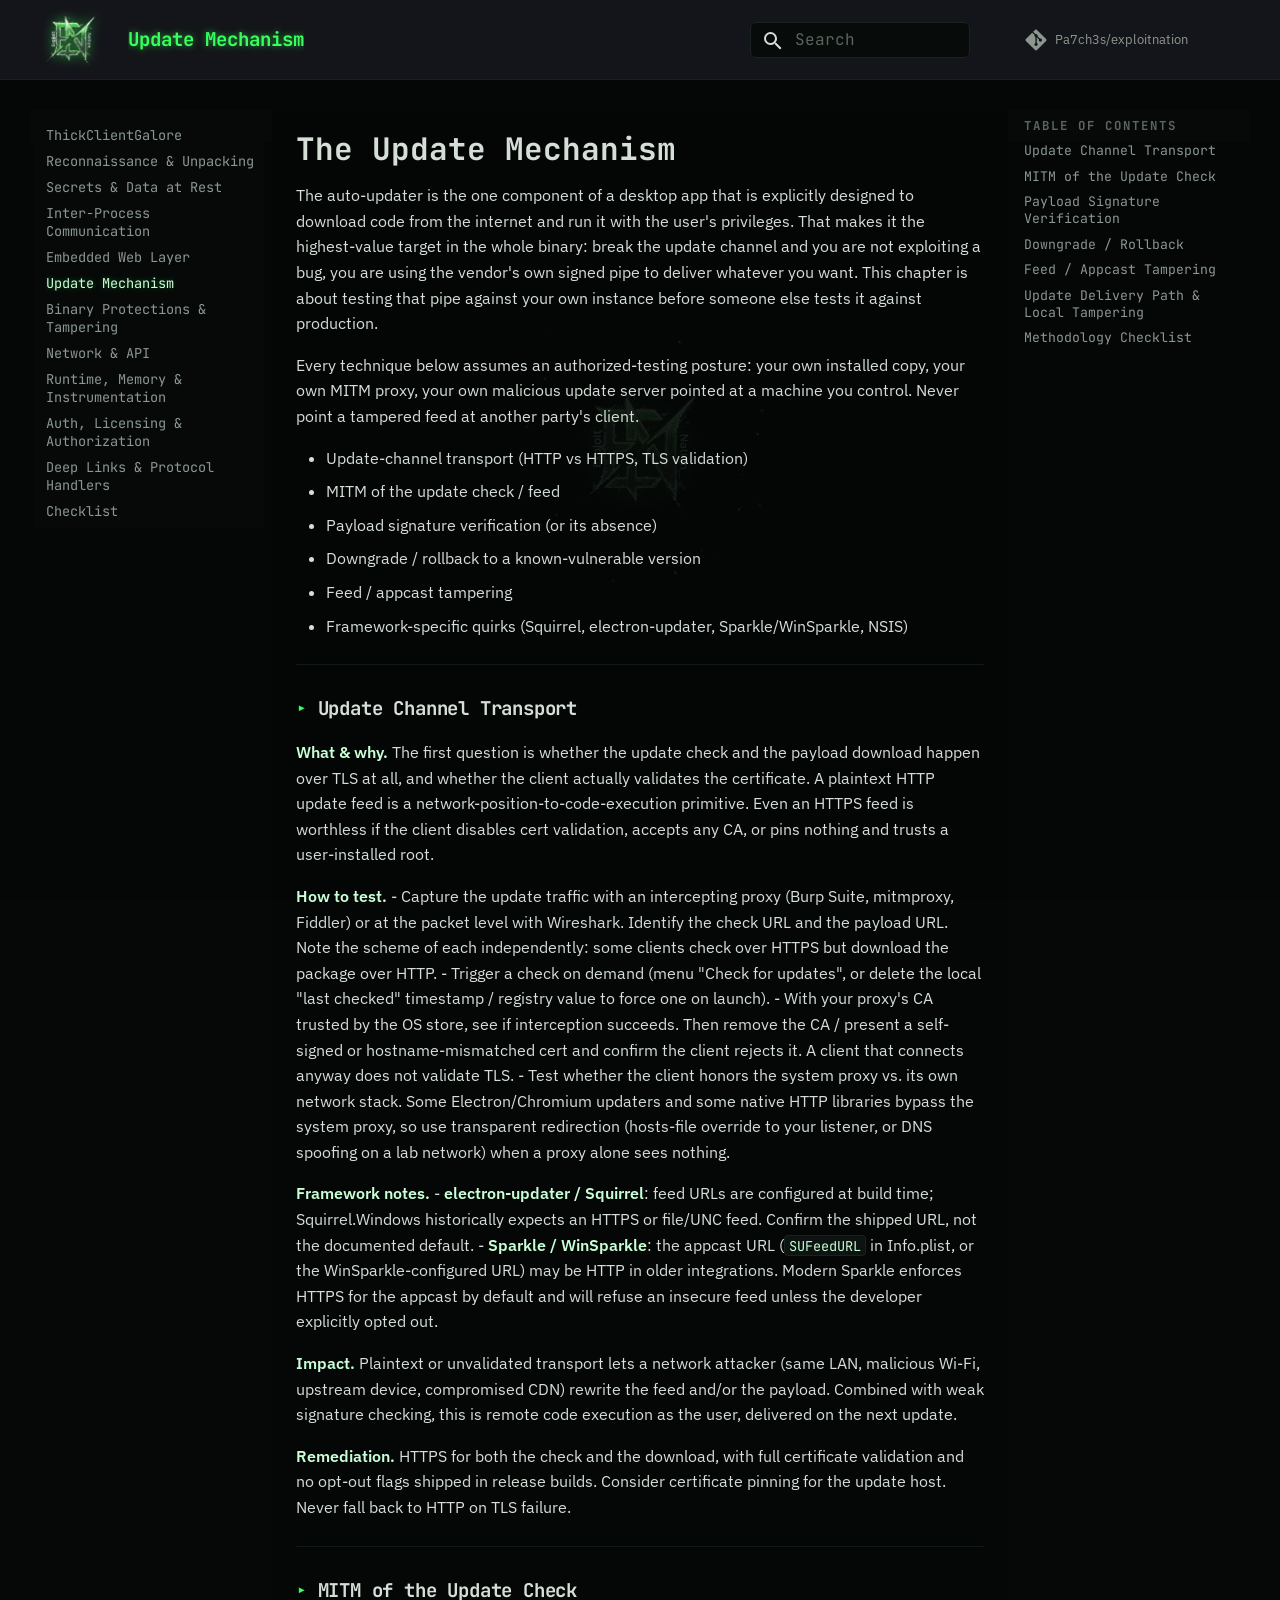
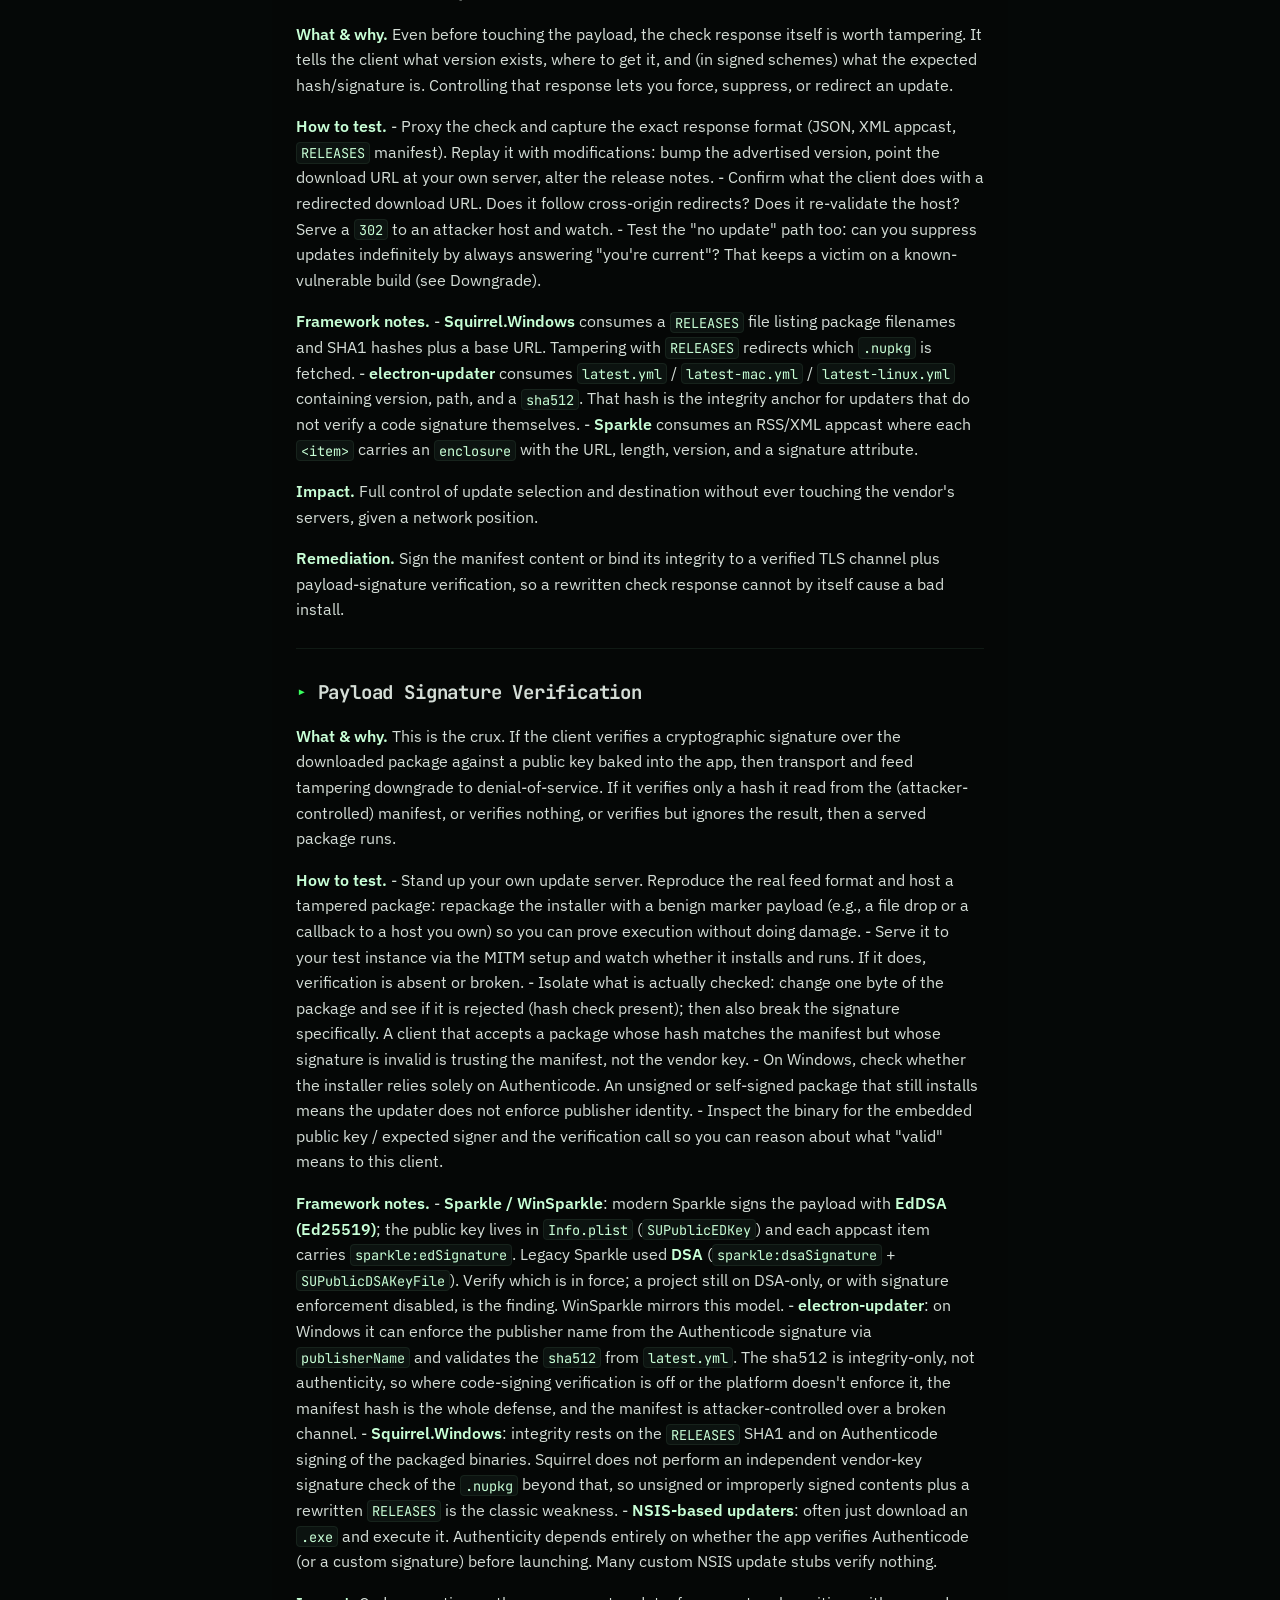
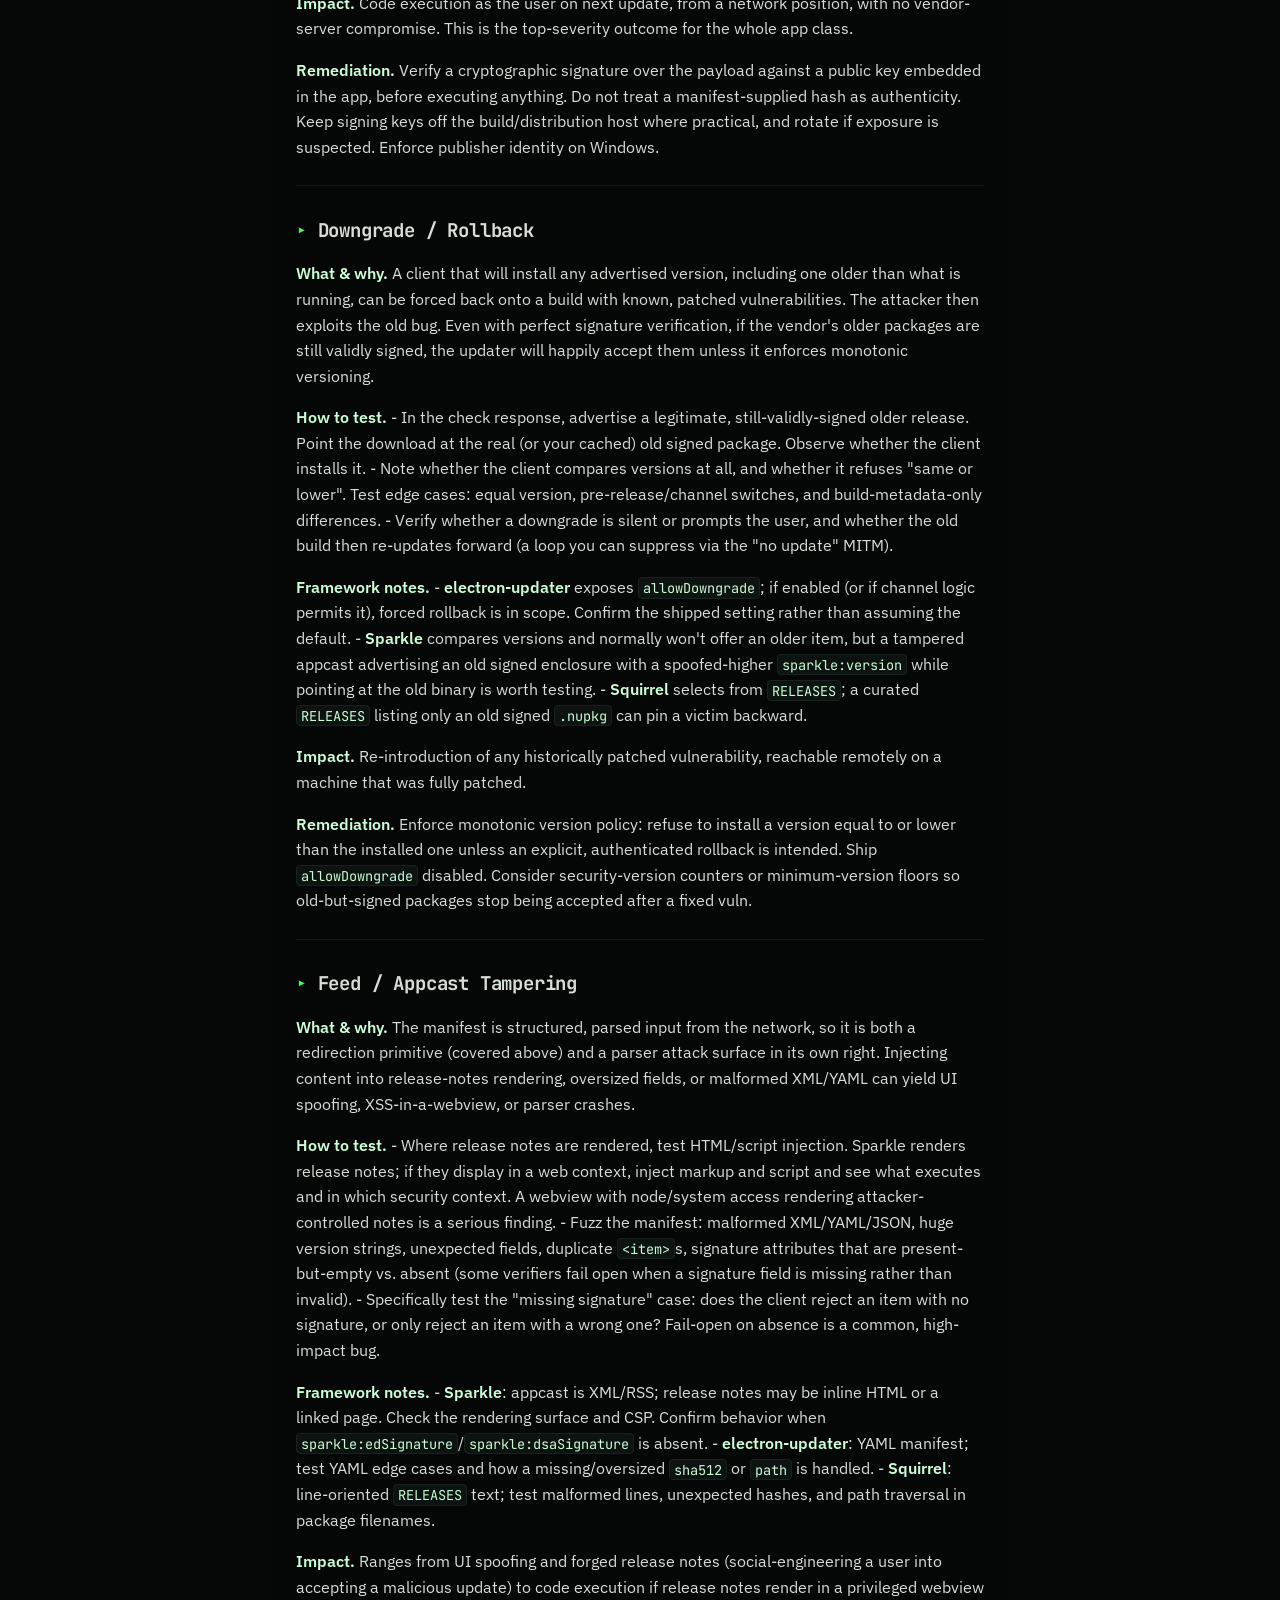
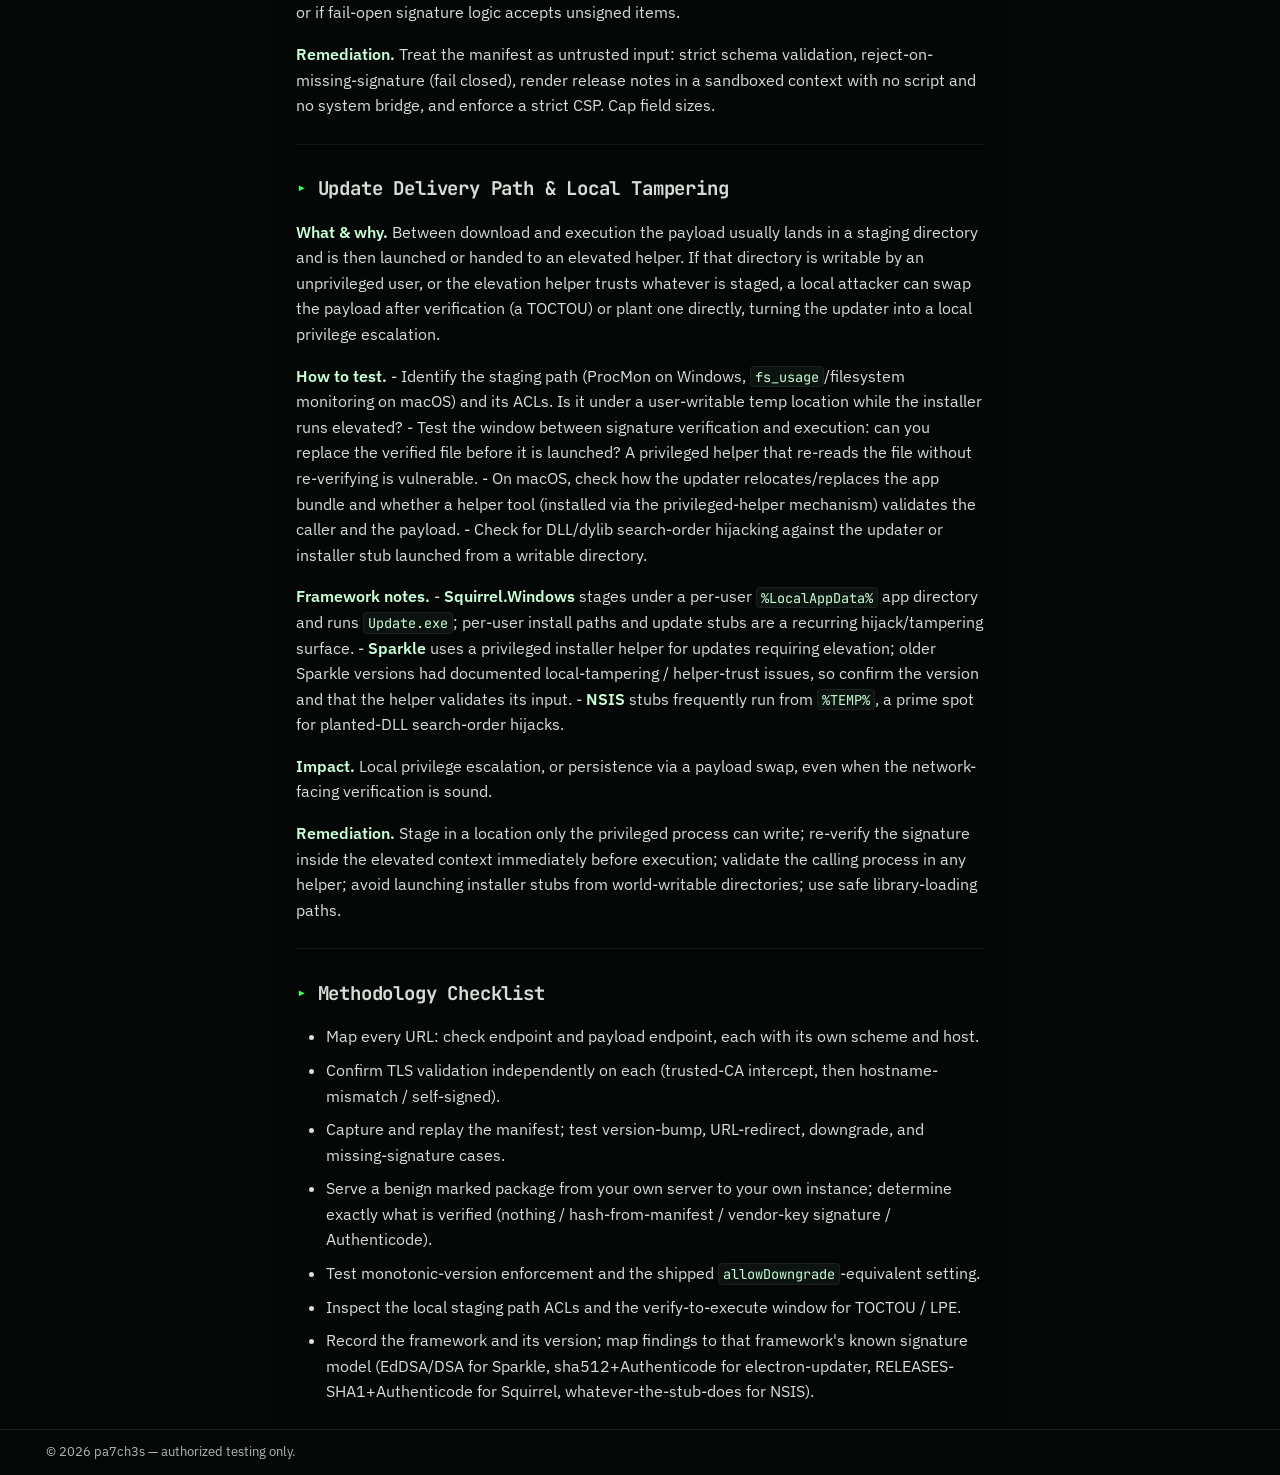
<file: update-mechanism/index.html>
<!doctype html>
<html lang="en" class="no-js">
  <head>
    
      <meta charset="utf-8">
      <meta name="viewport" content="width=device-width,initial-scale=1">
      
        <meta name="description" content="The modern Hack The Planet reference. Book 01, ThickClientGalore.">
      
      
      
        <link rel="canonical" href="https://pa7ch3s.github.io/exploitnation/update-mechanism/">
      
      
        <link rel="prev" href="../embedded-web-layer/">
      
      
        <link rel="next" href="../binary-and-tampering/">
      
      
        
      
      
      <link rel="icon" href="../assets/favicon.png">
      <meta name="generator" content="mkdocs-1.6.1, mkdocs-material-9.7.7">
    
    
      
        <title>Update Mechanism - Exploit Nation</title>
      
    
    
      <link rel="stylesheet" href="../assets/stylesheets/main.ec1eaa64.min.css">
      
        
        <link rel="stylesheet" href="../assets/stylesheets/palette.ab4e12ef.min.css">
      
      


    
    
      
    
    
      
        
        
        <link rel="preconnect" href="https://fonts.gstatic.com" crossorigin>
        <link rel="stylesheet" href="https://fonts.googleapis.com/css?family=IBM+Plex+Sans:300,300i,400,400i,700,700i%7CJetBrains+Mono:400,400i,700,700i&display=fallback">
        <style>:root{--md-text-font:"IBM Plex Sans";--md-code-font:"JetBrains Mono"}</style>
      
    
    
      <link rel="stylesheet" href="../stylesheets/exploit-nation.css">
    
    <script>__md_scope=new URL("..",location),__md_hash=e=>[...e].reduce(((e,_)=>(e<<5)-e+_.charCodeAt(0)),0),__md_get=(e,_=localStorage,t=__md_scope)=>JSON.parse(_.getItem(t.pathname+"."+e)),__md_set=(e,_,t=localStorage,a=__md_scope)=>{try{t.setItem(a.pathname+"."+e,JSON.stringify(_))}catch(e){}}</script>
    
      

    
    

<meta property="og:type" content="website">
<meta property="og:site_name" content="Exploit Nation">
<meta property="og:title" content="Update Mechanism">
<meta property="og:description" content="The modern Hack The Planet reference. Book 01, ThickClientGalore.">
<meta property="og:url" content="https://pa7ch3s.github.io/exploitnation/update-mechanism/">
<meta property="og:image" content="https://pa7ch3s.github.io/exploitnation/assets/logo.png">
<meta property="og:image:width" content="805">
<meta property="og:image:height" content="891">
<meta name="twitter:card" content="summary_large_image">
<meta name="twitter:title" content="Update Mechanism">
<meta name="twitter:description" content="The modern Hack The Planet reference. Book 01, ThickClientGalore.">
<meta name="twitter:image" content="https://pa7ch3s.github.io/exploitnation/assets/logo.png">
<link rel="apple-touch-icon" href="https://pa7ch3s.github.io/exploitnation/assets/logo.png">

  </head>
  
  
    
    
    
    
    
    <body dir="ltr" data-md-color-scheme="slate" data-md-color-primary="black" data-md-color-accent="green">
  
    
    <input class="md-toggle" data-md-toggle="drawer" type="checkbox" id="__drawer" autocomplete="off">
    <input class="md-toggle" data-md-toggle="search" type="checkbox" id="__search" autocomplete="off">
    <label class="md-overlay" for="__drawer"></label>
    <div data-md-component="skip">
      
        
        <a href="#the-update-mechanism" class="md-skip">
          Skip to content
        </a>
      
    </div>
    <div data-md-component="announce">
      
    </div>
    
    
      

  

<header class="md-header md-header--shadow" data-md-component="header">
  <nav class="md-header__inner md-grid" aria-label="Header">
    <a href=".." title="Exploit Nation" class="md-header__button md-logo" aria-label="Exploit Nation" data-md-component="logo">
      
  <img src="../assets/logo.png" alt="logo">

    </a>
    <label class="md-header__button md-icon" for="__drawer">
      
      <svg xmlns="http://www.w3.org/2000/svg" viewBox="0 0 24 24"><path d="M3 6h18v2H3zm0 5h18v2H3zm0 5h18v2H3z"/></svg>
    </label>
    <div class="md-header__title" data-md-component="header-title">
      <div class="md-header__ellipsis">
        <div class="md-header__topic">
          <span class="md-ellipsis">
            Exploit Nation
          </span>
        </div>
        <div class="md-header__topic" data-md-component="header-topic">
          <span class="md-ellipsis">
            
              Update Mechanism
            
          </span>
        </div>
      </div>
    </div>
    
      
    
    
    
    
      
      
        <label class="md-header__button md-icon" for="__search">
          
          <svg xmlns="http://www.w3.org/2000/svg" viewBox="0 0 24 24"><path d="M9.5 3A6.5 6.5 0 0 1 16 9.5c0 1.61-.59 3.09-1.56 4.23l.27.27h.79l5 5-1.5 1.5-5-5v-.79l-.27-.27A6.52 6.52 0 0 1 9.5 16 6.5 6.5 0 0 1 3 9.5 6.5 6.5 0 0 1 9.5 3m0 2C7 5 5 7 5 9.5S7 14 9.5 14 14 12 14 9.5 12 5 9.5 5"/></svg>
        </label>
        <div class="md-search" data-md-component="search" role="dialog">
  <label class="md-search__overlay" for="__search"></label>
  <div class="md-search__inner" role="search">
    <form class="md-search__form" name="search">
      <input type="text" class="md-search__input" name="query" aria-label="Search" placeholder="Search" autocapitalize="off" autocorrect="off" autocomplete="off" spellcheck="false" data-md-component="search-query" required>
      <label class="md-search__icon md-icon" for="__search">
        
        <svg xmlns="http://www.w3.org/2000/svg" viewBox="0 0 24 24"><path d="M9.5 3A6.5 6.5 0 0 1 16 9.5c0 1.61-.59 3.09-1.56 4.23l.27.27h.79l5 5-1.5 1.5-5-5v-.79l-.27-.27A6.52 6.52 0 0 1 9.5 16 6.5 6.5 0 0 1 3 9.5 6.5 6.5 0 0 1 9.5 3m0 2C7 5 5 7 5 9.5S7 14 9.5 14 14 12 14 9.5 12 5 9.5 5"/></svg>
        
        <svg xmlns="http://www.w3.org/2000/svg" viewBox="0 0 24 24"><path d="M20 11v2H8l5.5 5.5-1.42 1.42L4.16 12l7.92-7.92L13.5 5.5 8 11z"/></svg>
      </label>
      <nav class="md-search__options" aria-label="Search">
        
        <button type="reset" class="md-search__icon md-icon" title="Clear" aria-label="Clear" tabindex="-1">
          
          <svg xmlns="http://www.w3.org/2000/svg" viewBox="0 0 24 24"><path d="M19 6.41 17.59 5 12 10.59 6.41 5 5 6.41 10.59 12 5 17.59 6.41 19 12 13.41 17.59 19 19 17.59 13.41 12z"/></svg>
        </button>
      </nav>
      
        <div class="md-search__suggest" data-md-component="search-suggest"></div>
      
    </form>
    <div class="md-search__output">
      <div class="md-search__scrollwrap" tabindex="0" data-md-scrollfix>
        <div class="md-search-result" data-md-component="search-result">
          <div class="md-search-result__meta">
            Initializing search
          </div>
          <ol class="md-search-result__list" role="presentation"></ol>
        </div>
      </div>
    </div>
  </div>
</div>
      
    
    
      <div class="md-header__source">
        <a href="https://github.com/Pa7ch3s/exploitnation" title="Go to repository" class="md-source" data-md-component="source">
  <div class="md-source__icon md-icon">
    
    <svg xmlns="http://www.w3.org/2000/svg" viewBox="0 0 448 512"><!--! Font Awesome Free 7.1.0 by @fontawesome - https://fontawesome.com License - https://fontawesome.com/license/free (Icons: CC BY 4.0, Fonts: SIL OFL 1.1, Code: MIT License) Copyright 2025 Fonticons, Inc.--><path d="M439.6 236.1 244 40.5c-5.4-5.5-12.8-8.5-20.4-8.5s-15 3-20.4 8.4L162.5 81l51.5 51.5c27.1-9.1 52.7 16.8 43.4 43.7l49.7 49.7c34.2-11.8 61.2 31 35.5 56.7-26.5 26.5-70.2-2.9-56-37.3L240.3 199v121.9c25.3 12.5 22.3 41.8 9.1 55-6.4 6.4-15.2 10.1-24.3 10.1s-17.8-3.6-24.3-10.1c-17.6-17.6-11.1-46.9 11.2-56v-123c-20.8-8.5-24.6-30.7-18.6-45L142.6 101 8.5 235.1C3 240.6 0 247.9 0 255.5s3 15 8.5 20.4l195.6 195.7c5.4 5.4 12.7 8.4 20.4 8.4s15-3 20.4-8.4l194.7-194.7c5.4-5.4 8.4-12.8 8.4-20.4s-3-15-8.4-20.4"/></svg>
  </div>
  <div class="md-source__repository">
    Pa7ch3s/exploitnation
  </div>
</a>
      </div>
    
  </nav>
  
</header>
    
    <div class="md-container" data-md-component="container">
      
      
        
          
        
      
      <main class="md-main" data-md-component="main">
        <div class="md-main__inner md-grid">
          
            
              
              <div class="md-sidebar md-sidebar--primary" data-md-component="sidebar" data-md-type="navigation" >
                <div class="md-sidebar__scrollwrap">
                  <div class="md-sidebar__inner">
                    



<nav class="md-nav md-nav--primary" aria-label="Navigation" data-md-level="0">
  <label class="md-nav__title" for="__drawer">
    <a href=".." title="Exploit Nation" class="md-nav__button md-logo" aria-label="Exploit Nation" data-md-component="logo">
      
  <img src="../assets/logo.png" alt="logo">

    </a>
    Exploit Nation
  </label>
  
    <div class="md-nav__source">
      <a href="https://github.com/Pa7ch3s/exploitnation" title="Go to repository" class="md-source" data-md-component="source">
  <div class="md-source__icon md-icon">
    
    <svg xmlns="http://www.w3.org/2000/svg" viewBox="0 0 448 512"><!--! Font Awesome Free 7.1.0 by @fontawesome - https://fontawesome.com License - https://fontawesome.com/license/free (Icons: CC BY 4.0, Fonts: SIL OFL 1.1, Code: MIT License) Copyright 2025 Fonticons, Inc.--><path d="M439.6 236.1 244 40.5c-5.4-5.5-12.8-8.5-20.4-8.5s-15 3-20.4 8.4L162.5 81l51.5 51.5c27.1-9.1 52.7 16.8 43.4 43.7l49.7 49.7c34.2-11.8 61.2 31 35.5 56.7-26.5 26.5-70.2-2.9-56-37.3L240.3 199v121.9c25.3 12.5 22.3 41.8 9.1 55-6.4 6.4-15.2 10.1-24.3 10.1s-17.8-3.6-24.3-10.1c-17.6-17.6-11.1-46.9 11.2-56v-123c-20.8-8.5-24.6-30.7-18.6-45L142.6 101 8.5 235.1C3 240.6 0 247.9 0 255.5s3 15 8.5 20.4l195.6 195.7c5.4 5.4 12.7 8.4 20.4 8.4s15-3 20.4-8.4l194.7-194.7c5.4-5.4 8.4-12.8 8.4-20.4s-3-15-8.4-20.4"/></svg>
  </div>
  <div class="md-source__repository">
    Pa7ch3s/exploitnation
  </div>
</a>
    </div>
  
  <ul class="md-nav__list" data-md-scrollfix>
    
      
      
  
  
  
  
    <li class="md-nav__item">
      <a href=".." class="md-nav__link">
        
  
  
  <span class="md-ellipsis">
    
  
    ThickClientGalore
  

    
  </span>
  
  

      </a>
    </li>
  

    
      
      
  
  
  
  
    <li class="md-nav__item">
      <a href="../recon-and-unpacking/" class="md-nav__link">
        
  
  
  <span class="md-ellipsis">
    
  
    Reconnaissance & Unpacking
  

    
  </span>
  
  

      </a>
    </li>
  

    
      
      
  
  
  
  
    <li class="md-nav__item">
      <a href="../secrets-at-rest/" class="md-nav__link">
        
  
  
  <span class="md-ellipsis">
    
  
    Secrets & Data at Rest
  

    
  </span>
  
  

      </a>
    </li>
  

    
      
      
  
  
  
  
    <li class="md-nav__item">
      <a href="../ipc/" class="md-nav__link">
        
  
  
  <span class="md-ellipsis">
    
  
    Inter-Process Communication
  

    
  </span>
  
  

      </a>
    </li>
  

    
      
      
  
  
  
  
    <li class="md-nav__item">
      <a href="../embedded-web-layer/" class="md-nav__link">
        
  
  
  <span class="md-ellipsis">
    
  
    Embedded Web Layer
  

    
  </span>
  
  

      </a>
    </li>
  

    
      
      
  
  
    
  
  
  
    <li class="md-nav__item md-nav__item--active">
      
      <input class="md-nav__toggle md-toggle" type="checkbox" id="__toc">
      
      
        
      
      
        <label class="md-nav__link md-nav__link--active" for="__toc">
          
  
  
  <span class="md-ellipsis">
    
  
    Update Mechanism
  

    
  </span>
  
  

          <span class="md-nav__icon md-icon"></span>
        </label>
      
      <a href="./" class="md-nav__link md-nav__link--active">
        
  
  
  <span class="md-ellipsis">
    
  
    Update Mechanism
  

    
  </span>
  
  

      </a>
      
        

<nav class="md-nav md-nav--secondary" aria-label="Table of contents">
  
  
  
    
  
  
    <label class="md-nav__title" for="__toc">
      <span class="md-nav__icon md-icon"></span>
      Table of contents
    </label>
    <ul class="md-nav__list" data-md-component="toc" data-md-scrollfix>
      
        <li class="md-nav__item">
  <a href="#update-channel-transport" class="md-nav__link">
    <span class="md-ellipsis">
      
        Update Channel Transport
      
    </span>
  </a>
  
</li>
      
        <li class="md-nav__item">
  <a href="#mitm-of-the-update-check" class="md-nav__link">
    <span class="md-ellipsis">
      
        MITM of the Update Check
      
    </span>
  </a>
  
</li>
      
        <li class="md-nav__item">
  <a href="#payload-signature-verification" class="md-nav__link">
    <span class="md-ellipsis">
      
        Payload Signature Verification
      
    </span>
  </a>
  
</li>
      
        <li class="md-nav__item">
  <a href="#downgrade-rollback" class="md-nav__link">
    <span class="md-ellipsis">
      
        Downgrade / Rollback
      
    </span>
  </a>
  
</li>
      
        <li class="md-nav__item">
  <a href="#feed-appcast-tampering" class="md-nav__link">
    <span class="md-ellipsis">
      
        Feed / Appcast Tampering
      
    </span>
  </a>
  
</li>
      
        <li class="md-nav__item">
  <a href="#update-delivery-path-local-tampering" class="md-nav__link">
    <span class="md-ellipsis">
      
        Update Delivery Path &amp; Local Tampering
      
    </span>
  </a>
  
</li>
      
        <li class="md-nav__item">
  <a href="#methodology-checklist" class="md-nav__link">
    <span class="md-ellipsis">
      
        Methodology Checklist
      
    </span>
  </a>
  
</li>
      
    </ul>
  
</nav>
      
    </li>
  

    
      
      
  
  
  
  
    <li class="md-nav__item">
      <a href="../binary-and-tampering/" class="md-nav__link">
        
  
  
  <span class="md-ellipsis">
    
  
    Binary Protections & Tampering
  

    
  </span>
  
  

      </a>
    </li>
  

    
      
      
  
  
  
  
    <li class="md-nav__item">
      <a href="../network-and-api/" class="md-nav__link">
        
  
  
  <span class="md-ellipsis">
    
  
    Network & API
  

    
  </span>
  
  

      </a>
    </li>
  

    
      
      
  
  
  
  
    <li class="md-nav__item">
      <a href="../runtime-and-memory/" class="md-nav__link">
        
  
  
  <span class="md-ellipsis">
    
  
    Runtime, Memory & Instrumentation
  

    
  </span>
  
  

      </a>
    </li>
  

    
      
      
  
  
  
  
    <li class="md-nav__item">
      <a href="../auth-licensing-authz/" class="md-nav__link">
        
  
  
  <span class="md-ellipsis">
    
  
    Auth, Licensing & Authorization
  

    
  </span>
  
  

      </a>
    </li>
  

    
      
      
  
  
  
  
    <li class="md-nav__item">
      <a href="../deep-links-and-protocol-handlers/" class="md-nav__link">
        
  
  
  <span class="md-ellipsis">
    
  
    Deep Links & Protocol Handlers
  

    
  </span>
  
  

      </a>
    </li>
  

    
      
      
  
  
  
  
    <li class="md-nav__item">
      <a href="../CHECKLIST/" class="md-nav__link">
        
  
  
  <span class="md-ellipsis">
    
  
    Checklist
  

    
  </span>
  
  

      </a>
    </li>
  

    
  </ul>
</nav>
                  </div>
                </div>
              </div>
            
            
              
              <div class="md-sidebar md-sidebar--secondary" data-md-component="sidebar" data-md-type="toc" >
                <div class="md-sidebar__scrollwrap">
                  <div class="md-sidebar__inner">
                    

<nav class="md-nav md-nav--secondary" aria-label="Table of contents">
  
  
  
    
  
  
    <label class="md-nav__title" for="__toc">
      <span class="md-nav__icon md-icon"></span>
      Table of contents
    </label>
    <ul class="md-nav__list" data-md-component="toc" data-md-scrollfix>
      
        <li class="md-nav__item">
  <a href="#update-channel-transport" class="md-nav__link">
    <span class="md-ellipsis">
      
        Update Channel Transport
      
    </span>
  </a>
  
</li>
      
        <li class="md-nav__item">
  <a href="#mitm-of-the-update-check" class="md-nav__link">
    <span class="md-ellipsis">
      
        MITM of the Update Check
      
    </span>
  </a>
  
</li>
      
        <li class="md-nav__item">
  <a href="#payload-signature-verification" class="md-nav__link">
    <span class="md-ellipsis">
      
        Payload Signature Verification
      
    </span>
  </a>
  
</li>
      
        <li class="md-nav__item">
  <a href="#downgrade-rollback" class="md-nav__link">
    <span class="md-ellipsis">
      
        Downgrade / Rollback
      
    </span>
  </a>
  
</li>
      
        <li class="md-nav__item">
  <a href="#feed-appcast-tampering" class="md-nav__link">
    <span class="md-ellipsis">
      
        Feed / Appcast Tampering
      
    </span>
  </a>
  
</li>
      
        <li class="md-nav__item">
  <a href="#update-delivery-path-local-tampering" class="md-nav__link">
    <span class="md-ellipsis">
      
        Update Delivery Path &amp; Local Tampering
      
    </span>
  </a>
  
</li>
      
        <li class="md-nav__item">
  <a href="#methodology-checklist" class="md-nav__link">
    <span class="md-ellipsis">
      
        Methodology Checklist
      
    </span>
  </a>
  
</li>
      
    </ul>
  
</nav>
                  </div>
                </div>
              </div>
            
          
          
            <div class="md-content" data-md-component="content">
              
              <article class="md-content__inner md-typeset">
                
                  


  
  


<h1 id="the-update-mechanism">The Update Mechanism<a class="headerlink" href="#the-update-mechanism" title="Permanent link">&para;</a></h1>
<p>The auto-updater is the one component of a desktop app that is explicitly designed to download code from the internet and run it with the user's privileges. That makes it the highest-value target in the whole binary: break the update channel and you are not exploiting a bug, you are using the vendor's own signed pipe to deliver whatever you want. This chapter is about testing that pipe against your own instance before someone else tests it against production.</p>
<p>Every technique below assumes an authorized-testing posture: your own installed copy, your own MITM proxy, your own malicious update server pointed at a machine you control. Never point a tampered feed at another party's client.</p>
<ul>
<li>Update-channel transport (HTTP vs HTTPS, TLS validation)</li>
<li>MITM of the update check / feed</li>
<li>Payload signature verification (or its absence)</li>
<li>Downgrade / rollback to a known-vulnerable version</li>
<li>Feed / appcast tampering</li>
<li>Framework-specific quirks (Squirrel, electron-updater, Sparkle/WinSparkle, NSIS)</li>
</ul>
<hr />
<h3 id="update-channel-transport">Update Channel Transport<a class="headerlink" href="#update-channel-transport" title="Permanent link">&para;</a></h3>
<p><strong>What &amp; why.</strong> The first question is whether the update check and the payload download happen over TLS at all, and whether the client actually validates the certificate. A plaintext HTTP update feed is a network-position-to-code-execution primitive. Even an HTTPS feed is worthless if the client disables cert validation, accepts any CA, or pins nothing and trusts a user-installed root.</p>
<p><strong>How to test.</strong>
- Capture the update traffic with an intercepting proxy (Burp Suite, mitmproxy, Fiddler) or at the packet level with Wireshark. Identify the check URL and the payload URL. Note the scheme of each independently: some clients check over HTTPS but download the package over HTTP.
- Trigger a check on demand (menu "Check for updates", or delete the local "last checked" timestamp / registry value to force one on launch).
- With your proxy's CA trusted by the OS store, see if interception succeeds. Then remove the CA / present a self-signed or hostname-mismatched cert and confirm the client rejects it. A client that connects anyway does not validate TLS.
- Test whether the client honors the system proxy vs. its own network stack. Some Electron/Chromium updaters and some native HTTP libraries bypass the system proxy, so use transparent redirection (hosts-file override to your listener, or DNS spoofing on a lab network) when a proxy alone sees nothing.</p>
<p><strong>Framework notes.</strong>
- <strong>electron-updater / Squirrel</strong>: feed URLs are configured at build time; Squirrel.Windows historically expects an HTTPS or file/UNC feed. Confirm the shipped URL, not the documented default.
- <strong>Sparkle / WinSparkle</strong>: the appcast URL (<code>SUFeedURL</code> in Info.plist, or the WinSparkle-configured URL) may be HTTP in older integrations. Modern Sparkle enforces HTTPS for the appcast by default and will refuse an insecure feed unless the developer explicitly opted out.</p>
<p><strong>Impact.</strong> Plaintext or unvalidated transport lets a network attacker (same LAN, malicious Wi-Fi, upstream device, compromised CDN) rewrite the feed and/or the payload. Combined with weak signature checking, this is remote code execution as the user, delivered on the next update.</p>
<p><strong>Remediation.</strong> HTTPS for both the check and the download, with full certificate validation and no opt-out flags shipped in release builds. Consider certificate pinning for the update host. Never fall back to HTTP on TLS failure.</p>
<hr />
<h3 id="mitm-of-the-update-check">MITM of the Update Check<a class="headerlink" href="#mitm-of-the-update-check" title="Permanent link">&para;</a></h3>
<p><strong>What &amp; why.</strong> Even before touching the payload, the check response itself is worth tampering. It tells the client what version exists, where to get it, and (in signed schemes) what the expected hash/signature is. Controlling that response lets you force, suppress, or redirect an update.</p>
<p><strong>How to test.</strong>
- Proxy the check and capture the exact response format (JSON, XML appcast, <code>RELEASES</code> manifest). Replay it with modifications: bump the advertised version, point the download URL at your own server, alter the release notes.
- Confirm what the client does with a redirected download URL. Does it follow cross-origin redirects? Does it re-validate the host? Serve a <code>302</code> to an attacker host and watch.
- Test the "no update" path too: can you suppress updates indefinitely by always answering "you're current"? That keeps a victim on a known-vulnerable build (see Downgrade).</p>
<p><strong>Framework notes.</strong>
- <strong>Squirrel.Windows</strong> consumes a <code>RELEASES</code> file listing package filenames and SHA1 hashes plus a base URL. Tampering with <code>RELEASES</code> redirects which <code>.nupkg</code> is fetched.
- <strong>electron-updater</strong> consumes <code>latest.yml</code> / <code>latest-mac.yml</code> / <code>latest-linux.yml</code> containing version, path, and a <code>sha512</code>. That hash is the integrity anchor for updaters that do not verify a code signature themselves.
- <strong>Sparkle</strong> consumes an RSS/XML appcast where each <code>&lt;item&gt;</code> carries an <code>enclosure</code> with the URL, length, version, and a signature attribute.</p>
<p><strong>Impact.</strong> Full control of update selection and destination without ever touching the vendor's servers, given a network position.</p>
<p><strong>Remediation.</strong> Sign the manifest content or bind its integrity to a verified TLS channel plus payload-signature verification, so a rewritten check response cannot by itself cause a bad install.</p>
<hr />
<h3 id="payload-signature-verification">Payload Signature Verification<a class="headerlink" href="#payload-signature-verification" title="Permanent link">&para;</a></h3>
<p><strong>What &amp; why.</strong> This is the crux. If the client verifies a cryptographic signature over the downloaded package against a public key baked into the app, then transport and feed tampering downgrade to denial-of-service. If it verifies only a hash it read from the (attacker-controlled) manifest, or verifies nothing, or verifies but ignores the result, then a served package runs.</p>
<p><strong>How to test.</strong>
- Stand up your own update server. Reproduce the real feed format and host a tampered package: repackage the installer with a benign marker payload (e.g., a file drop or a callback to a host you own) so you can prove execution without doing damage.
- Serve it to your test instance via the MITM setup and watch whether it installs and runs. If it does, verification is absent or broken.
- Isolate what is actually checked: change one byte of the package and see if it is rejected (hash check present); then also break the signature specifically. A client that accepts a package whose hash matches the manifest but whose signature is invalid is trusting the manifest, not the vendor key.
- On Windows, check whether the installer relies solely on Authenticode. An unsigned or self-signed package that still installs means the updater does not enforce publisher identity.
- Inspect the binary for the embedded public key / expected signer and the verification call so you can reason about what "valid" means to this client.</p>
<p><strong>Framework notes.</strong>
- <strong>Sparkle / WinSparkle</strong>: modern Sparkle signs the payload with <strong>EdDSA (Ed25519)</strong>; the public key lives in <code>Info.plist</code> (<code>SUPublicEDKey</code>) and each appcast item carries <code>sparkle:edSignature</code>. Legacy Sparkle used <strong>DSA</strong> (<code>sparkle:dsaSignature</code> + <code>SUPublicDSAKeyFile</code>). Verify which is in force; a project still on DSA-only, or with signature enforcement disabled, is the finding. WinSparkle mirrors this model.
- <strong>electron-updater</strong>: on Windows it can enforce the publisher name from the Authenticode signature via <code>publisherName</code> and validates the <code>sha512</code> from <code>latest.yml</code>. The sha512 is integrity-only, not authenticity, so where code-signing verification is off or the platform doesn't enforce it, the manifest hash is the whole defense, and the manifest is attacker-controlled over a broken channel.
- <strong>Squirrel.Windows</strong>: integrity rests on the <code>RELEASES</code> SHA1 and on Authenticode signing of the packaged binaries. Squirrel does not perform an independent vendor-key signature check of the <code>.nupkg</code> beyond that, so unsigned or improperly signed contents plus a rewritten <code>RELEASES</code> is the classic weakness.
- <strong>NSIS-based updaters</strong>: often just download an <code>.exe</code> and execute it. Authenticity depends entirely on whether the app verifies Authenticode (or a custom signature) before launching. Many custom NSIS update stubs verify nothing.</p>
<p><strong>Impact.</strong> Code execution as the user on next update, from a network position, with no vendor-server compromise. This is the top-severity outcome for the whole app class.</p>
<p><strong>Remediation.</strong> Verify a cryptographic signature over the payload against a public key embedded in the app, before executing anything. Do not treat a manifest-supplied hash as authenticity. Keep signing keys off the build/distribution host where practical, and rotate if exposure is suspected. Enforce publisher identity on Windows.</p>
<hr />
<h3 id="downgrade-rollback">Downgrade / Rollback<a class="headerlink" href="#downgrade-rollback" title="Permanent link">&para;</a></h3>
<p><strong>What &amp; why.</strong> A client that will install any advertised version, including one older than what is running, can be forced back onto a build with known, patched vulnerabilities. The attacker then exploits the old bug. Even with perfect signature verification, if the vendor's older packages are still validly signed, the updater will happily accept them unless it enforces monotonic versioning.</p>
<p><strong>How to test.</strong>
- In the check response, advertise a legitimate, still-validly-signed older release. Point the download at the real (or your cached) old signed package. Observe whether the client installs it.
- Note whether the client compares versions at all, and whether it refuses "same or lower". Test edge cases: equal version, pre-release/channel switches, and build-metadata-only differences.
- Verify whether a downgrade is silent or prompts the user, and whether the old build then re-updates forward (a loop you can suppress via the "no update" MITM).</p>
<p><strong>Framework notes.</strong>
- <strong>electron-updater</strong> exposes <code>allowDowngrade</code>; if enabled (or if channel logic permits it), forced rollback is in scope. Confirm the shipped setting rather than assuming the default.
- <strong>Sparkle</strong> compares versions and normally won't offer an older item, but a tampered appcast advertising an old signed enclosure with a spoofed-higher <code>sparkle:version</code> while pointing at the old binary is worth testing.
- <strong>Squirrel</strong> selects from <code>RELEASES</code>; a curated <code>RELEASES</code> listing only an old signed <code>.nupkg</code> can pin a victim backward.</p>
<p><strong>Impact.</strong> Re-introduction of any historically patched vulnerability, reachable remotely on a machine that was fully patched.</p>
<p><strong>Remediation.</strong> Enforce monotonic version policy: refuse to install a version equal to or lower than the installed one unless an explicit, authenticated rollback is intended. Ship <code>allowDowngrade</code> disabled. Consider security-version counters or minimum-version floors so old-but-signed packages stop being accepted after a fixed vuln.</p>
<hr />
<h3 id="feed-appcast-tampering">Feed / Appcast Tampering<a class="headerlink" href="#feed-appcast-tampering" title="Permanent link">&para;</a></h3>
<p><strong>What &amp; why.</strong> The manifest is structured, parsed input from the network, so it is both a redirection primitive (covered above) and a parser attack surface in its own right. Injecting content into release-notes rendering, oversized fields, or malformed XML/YAML can yield UI spoofing, XSS-in-a-webview, or parser crashes.</p>
<p><strong>How to test.</strong>
- Where release notes are rendered, test HTML/script injection. Sparkle renders release notes; if they display in a web context, inject markup and script and see what executes and in which security context. A webview with node/system access rendering attacker-controlled notes is a serious finding.
- Fuzz the manifest: malformed XML/YAML/JSON, huge version strings, unexpected fields, duplicate <code>&lt;item&gt;</code>s, signature attributes that are present-but-empty vs. absent (some verifiers fail open when a signature field is missing rather than invalid).
- Specifically test the "missing signature" case: does the client reject an item with no signature, or only reject an item with a wrong one? Fail-open on absence is a common, high-impact bug.</p>
<p><strong>Framework notes.</strong>
- <strong>Sparkle</strong>: appcast is XML/RSS; release notes may be inline HTML or a linked page. Check the rendering surface and CSP. Confirm behavior when <code>sparkle:edSignature</code>/<code>sparkle:dsaSignature</code> is absent.
- <strong>electron-updater</strong>: YAML manifest; test YAML edge cases and how a missing/oversized <code>sha512</code> or <code>path</code> is handled.
- <strong>Squirrel</strong>: line-oriented <code>RELEASES</code> text; test malformed lines, unexpected hashes, and path traversal in package filenames.</p>
<p><strong>Impact.</strong> Ranges from UI spoofing and forged release notes (social-engineering a user into accepting a malicious update) to code execution if release notes render in a privileged webview or if fail-open signature logic accepts unsigned items.</p>
<p><strong>Remediation.</strong> Treat the manifest as untrusted input: strict schema validation, reject-on-missing-signature (fail closed), render release notes in a sandboxed context with no script and no system bridge, and enforce a strict CSP. Cap field sizes.</p>
<hr />
<h3 id="update-delivery-path-local-tampering">Update Delivery Path &amp; Local Tampering<a class="headerlink" href="#update-delivery-path-local-tampering" title="Permanent link">&para;</a></h3>
<p><strong>What &amp; why.</strong> Between download and execution the payload usually lands in a staging directory and is then launched or handed to an elevated helper. If that directory is writable by an unprivileged user, or the elevation helper trusts whatever is staged, a local attacker can swap the payload after verification (a TOCTOU) or plant one directly, turning the updater into a local privilege escalation.</p>
<p><strong>How to test.</strong>
- Identify the staging path (ProcMon on Windows, <code>fs_usage</code>/filesystem monitoring on macOS) and its ACLs. Is it under a user-writable temp location while the installer runs elevated?
- Test the window between signature verification and execution: can you replace the verified file before it is launched? A privileged helper that re-reads the file without re-verifying is vulnerable.
- On macOS, check how the updater relocates/replaces the app bundle and whether a helper tool (installed via the privileged-helper mechanism) validates the caller and the payload.
- Check for DLL/dylib search-order hijacking against the updater or installer stub launched from a writable directory.</p>
<p><strong>Framework notes.</strong>
- <strong>Squirrel.Windows</strong> stages under a per-user <code>%LocalAppData%</code> app directory and runs <code>Update.exe</code>; per-user install paths and update stubs are a recurring hijack/tampering surface.
- <strong>Sparkle</strong> uses a privileged installer helper for updates requiring elevation; older Sparkle versions had documented local-tampering / helper-trust issues, so confirm the version and that the helper validates its input.
- <strong>NSIS</strong> stubs frequently run from <code>%TEMP%</code>, a prime spot for planted-DLL search-order hijacks.</p>
<p><strong>Impact.</strong> Local privilege escalation, or persistence via a payload swap, even when the network-facing verification is sound.</p>
<p><strong>Remediation.</strong> Stage in a location only the privileged process can write; re-verify the signature inside the elevated context immediately before execution; validate the calling process in any helper; avoid launching installer stubs from world-writable directories; use safe library-loading paths.</p>
<hr />
<h3 id="methodology-checklist">Methodology Checklist<a class="headerlink" href="#methodology-checklist" title="Permanent link">&para;</a></h3>
<ul>
<li>Map every URL: check endpoint and payload endpoint, each with its own scheme and host.</li>
<li>Confirm TLS validation independently on each (trusted-CA intercept, then hostname-mismatch / self-signed).</li>
<li>Capture and replay the manifest; test version-bump, URL-redirect, downgrade, and missing-signature cases.</li>
<li>Serve a benign marked package from your own server to your own instance; determine exactly what is verified (nothing / hash-from-manifest / vendor-key signature / Authenticode).</li>
<li>Test monotonic-version enforcement and the shipped <code>allowDowngrade</code>-equivalent setting.</li>
<li>Inspect the local staging path ACLs and the verify-to-execute window for TOCTOU / LPE.</li>
<li>Record the framework and its version; map findings to that framework's known signature model (EdDSA/DSA for Sparkle, sha512+Authenticode for electron-updater, RELEASES-SHA1+Authenticode for Squirrel, whatever-the-stub-does for NSIS).</li>
</ul>












                
              </article>
            </div>
          
          
<script>var target=document.getElementById(location.hash.slice(1));target&&target.name&&(target.checked=target.name.startsWith("__tabbed_"))</script>
        </div>
        
          <button type="button" class="md-top md-icon" data-md-component="top" hidden>
  
  <svg xmlns="http://www.w3.org/2000/svg" viewBox="0 0 24 24"><path d="M13 20h-2V8l-5.5 5.5-1.42-1.42L12 4.16l7.92 7.92-1.42 1.42L13 8z"/></svg>
  Back to top
</button>
        
      </main>
      
        <footer class="md-footer">
  
  <div class="md-footer-meta md-typeset">
    <div class="md-footer-meta__inner md-grid">
      <div class="md-copyright">
  
    <div class="md-copyright__highlight">
      © 2026 pa7ch3s — authorized testing only.
    </div>
  
  
</div>
      
    </div>
  </div>
</footer>
      
    </div>
    <div class="md-dialog" data-md-component="dialog">
      <div class="md-dialog__inner md-typeset"></div>
    </div>
    
    
    
      
      
      <script id="__config" type="application/json">{"annotate": null, "base": "..", "features": ["navigation.instant", "navigation.top", "navigation.tracking", "navigation.sections", "search.suggest", "search.highlight", "content.code.copy", "toc.follow"], "search": "../assets/javascripts/workers/search.2c215733.min.js", "tags": null, "translations": {"clipboard.copied": "Copied to clipboard", "clipboard.copy": "Copy to clipboard", "search.result.more.one": "1 more on this page", "search.result.more.other": "# more on this page", "search.result.none": "No matching documents", "search.result.one": "1 matching document", "search.result.other": "# matching documents", "search.result.placeholder": "Type to start searching", "search.result.term.missing": "Missing", "select.version": "Select version"}, "version": null}</script>
    
    
      <script src="../assets/javascripts/bundle.d7400e89.min.js"></script>
      
        <script src="../js/matrix.js"></script>
      
        <script src="../js/hero-bg.js"></script>
      
        <script src="../js/search-cap.js"></script>
      
    
  </body>
</html>
</file>
<file: stylesheets/exploit-nation.css>
/* ======================================================================
   EXPLOIT NATION :: skin for Material for MkDocs
   Identity: toxic-green terminal on black + matrix rain + your logo.
   Typography kept at the STANDARD Material/hacktricks scale (restrained).
   ====================================================================== */

:root{
  --en-acid:#39ff5e; --en-acid-hot:#c8ffd6; --en-acid-deep:#0aa63a; --en-acid-dim:#1f7a3a;
  --en-bg:#050807; --en-panel:#0a0f0c; --en-line:#17231c;
  --en-ink:#d5ded7; --en-dim:#8b978f; --en-faint:#5a655e;
  --en-mono:"JetBrains Mono",ui-monospace,SFMono-Regular,Menlo,monospace;
  --en-glow:0 0 6px rgba(57,255,94,.5),0 0 16px rgba(57,255,94,.18);
}

[data-md-color-scheme="slate"]{
  --md-default-bg-color: transparent;
  --md-default-fg-color: var(--en-ink);
  --md-default-fg-color--light: var(--en-dim);
  --md-default-fg-color--lighter: var(--en-faint);
  --md-default-fg-color--lightest: #101a14;
  --md-primary-fg-color: #050807;
  --md-primary-bg-color: var(--en-ink);
  --md-accent-fg-color: var(--en-acid);
  --md-typeset-a-color: var(--en-acid);
  --md-code-bg-color: #070b09;
  --md-code-fg-color: var(--en-ink);
}

/* ground + matrix */
html{ background:var(--en-bg); }
body{ background:transparent; }
/* matrix sits BEHIND everything (z-index:-1) so content/sidebar/drawer keep
   Material's own natural stacking. The old code lifted content+sidebar to z-index:1
   to clear the matrix, but forcing that on .md-sidebar (a) kept the nav drawer IN
   the flex flow on phones (crushing content to a ~110px column, shattering the H1)
   and (b) flattened the OPEN mobile drawer to the same layer as content, so the
   article painted on top of the menu. Pushing the canvas back fixes both cleanly. */
#en-matrix{ position:fixed; inset:0; width:100%; height:100%; z-index:-1; opacity:.28; pointer-events:none; }
.md-main, .md-container, .md-grid{ background:transparent; }
.md-content{ position:relative; }
.md-sidebar{ background:rgba(8,12,10,.66); }
.md-content{ background:rgba(5,8,7,.60); }
::selection{ background:rgba(57,255,94,.28); color:#fff; }

/* ---- site-wide animated background mark (hero-bg.js appends this to
   <body>, same mechanism as #en-matrix): fixed in the viewport, visible
   behind every page at every scroll position, not embedded in one page's
   content. Same z-index layer and stacking logic as the matrix rain --
   painted after it in DOM order so it sits on top of the rain, both
   still behind .md-content's own translucent dark fill, which is what
   keeps body text readable on the dense chapter pages without this
   needing a different, weaker treatment there than on the homepage. */
#en-hero-bg{ position:fixed; top:50%; left:50%; transform:translate(-50%,-50%);
  width:min(560px, 68vw); z-index:-1; pointer-events:none; opacity:.24; }
#en-hero-bg img{ width:100%; height:auto; display:block; }
@media screen and (max-width:44em){ #en-hero-bg{ width:min(360px, 78vw); opacity:.2; } }

/* ---- top bar: sticky, single line, standard height ---- */
.md-header{ position:-webkit-sticky; position:sticky; top:0; z-index:10;
  background:rgba(5,8,7,.94); backdrop-filter:blur(4px); border-bottom:1px solid var(--en-line); box-shadow:none; }
.md-header__button.md-logo img{ height:2.75rem; width:auto; filter:drop-shadow(0 0 6px rgba(57,255,94,.45)); }
.md-header__title{ font-family:var(--en-mono); font-weight:700; font-size:.95rem; }
.md-header__title .md-ellipsis{ color:var(--en-acid); text-shadow:var(--en-glow); }
.md-header__source{ color:var(--en-dim); }
.md-source__facts{ display:none; }

/* ---- left nav (standard size) ---- */
/* Material's nested "push" TOC panel (the drawer's on-page-contents view
   that slides in over the primary nav list on mobile) inherits its
   background from --md-default-bg-color, which we set to transparent up
   top so the matrix rain shows through the page content. That leaves the
   sliding panel see-through too: it lands directly on top of the primary
   nav list at the same position, so both lists' text paints in the same
   spot at once. Give every nav level inside the primary drawer its own
   solid backdrop so the active one fully occludes the one behind it. */
.md-sidebar--primary .md-nav{ background-color:#060908; }
.md-nav{ font-family:var(--en-mono); font-size:.68rem; }
.md-nav__title{ font-family:var(--en-mono); font-size:.62rem; letter-spacing:.16em; text-transform:uppercase; color:var(--en-faint); }
.md-sidebar--primary .md-nav--primary > .md-nav__title{ display:none; }   /* kill top dead-space */
.md-sidebar{ padding-top:.4rem; }
.md-nav__link{ color:var(--en-dim); }
.md-nav__link:hover{ color:var(--en-ink); }
.md-nav__link--active, .md-nav__item--active > .md-nav__link{ color:var(--en-acid-hot) !important; }
.md-nav--primary .md-nav__item--active > .md-nav__link{ text-shadow:0 0 6px rgba(57,255,94,.35); }

/* ---- search ---- */
.md-search__form{ background:#070b09; border:1px solid var(--en-line); border-radius:6px; max-width:11rem; }
.md-search__input{ font-family:var(--en-mono); }
.md-search__input::placeholder{ color:var(--en-faint); }
@media screen and (min-width:60em){ .md-search{ flex-grow:0; } }

/* ---- typography: STANDARD scale ---- */
.md-typeset{ font-size:.8rem; }
.md-typeset h1{ font-family:var(--en-mono); font-weight:700; font-size:1.55rem; line-height:1.2; letter-spacing:0; color:var(--en-ink); margin-bottom:.6rem; }
.md-typeset h2{ font-family:var(--en-mono); font-weight:700; font-size:1.05rem; letter-spacing:.02em; color:var(--en-acid); border-bottom:1px solid var(--en-line); padding-bottom:.35rem; margin-top:2rem; }
.md-typeset h3{ font-family:var(--en-mono); font-weight:700; font-size:.95rem; color:var(--en-ink); }
.md-typeset h3::before{ content:"\25B8  "; color:var(--en-acid); }
.md-typeset a{ color:var(--en-acid); }
.md-typeset a:hover{ color:var(--en-acid-hot); }
.md-typeset strong{ color:var(--en-acid-hot); font-weight:600; }
.md-typeset code{ background:#0c1310; border:1px solid var(--en-line); color:var(--en-acid-hot); border-radius:4px; padding:.05em .3em; font-size:.85em; }

/* ---- code blocks: terminal, standard size ---- */
.md-typeset pre > code{ border:1px solid var(--en-line); border-radius:8px; }
.highlight .c, .highlight .c1, .highlight .cm{ color:var(--en-faint) !important; }
.highlight .s, .highlight .s1, .highlight .s2{ color:var(--en-acid-hot) !important; }
.md-clipboard:hover{ color:var(--en-acid); }

/* ---- admonitions ---- */
.md-typeset .admonition, .md-typeset details{ border:1px solid var(--en-acid-deep); border-left-width:3px; background:linear-gradient(90deg,rgba(57,255,94,.06),transparent); border-radius:6px; }
.md-typeset .admonition-title{ background:transparent; color:var(--en-acid); }
.md-typeset .admonition-title::before{ background-color:var(--en-acid); }

/* ---- tables ---- */
.md-typeset table:not([class]){ border:1px solid var(--en-line); }
.md-typeset table:not([class]) th{ font-family:var(--en-mono); font-size:.7rem; letter-spacing:.04em; text-transform:uppercase; color:var(--en-acid); background:#0a0f0c; }
.md-typeset table:not([class]) td{ border-top:1px solid var(--en-line); }

/* ---- right TOC ---- */
.md-nav--secondary{ font-size:.66rem; }
.md-nav--secondary .md-nav__title{ color:var(--en-faint); }

/* ---- footer ---- */
.md-footer, .md-footer-meta{ background:#050807; }
.md-footer{ border-top:1px solid var(--en-line); }

/* ---- mobile (<=44em): full-width content already restored above; keep the
     big mono H1 from overflowing a phone column ---- */
@media screen and (max-width:44em){
  .md-typeset h1{ font-size:1.15rem; overflow-wrap:anywhere; word-break:break-word; }
  .md-typeset{ font-size:.82rem; }
  /* opaque drawer, above content, so the open mobile nav is solid & readable */
  .md-sidebar--primary{ background:#060908; }
}
</file>
<file: assets/stylesheets/main.ec1eaa64.min.css>
@charset "UTF-8";html{-webkit-text-size-adjust:none;-moz-text-size-adjust:none;text-size-adjust:none;box-sizing:border-box}*,:after,:before{box-sizing:inherit}@media (prefers-reduced-motion){*,:after,:before{transition:none!important}}body{margin:0}a,button,input,label{-webkit-tap-highlight-color:transparent}a{color:inherit;text-decoration:none}hr{border:0;box-sizing:initial;display:block;height:.05rem;overflow:visible;padding:0}small{font-size:80%}sub,sup{line-height:1em}img{border-style:none}table{border-collapse:initial;border-spacing:0}td,th{font-weight:400;vertical-align:top}button{background:#0000;border:0;font-family:inherit;font-size:inherit;margin:0;padding:0}input{border:0;outline:none}:root{--md-primary-fg-color:#4051b5;--md-primary-fg-color--light:#5d6cc0;--md-primary-fg-color--dark:#303fa1;--md-primary-bg-color:#fff;--md-primary-bg-color--light:#ffffffb3;--md-accent-fg-color:#526cfe;--md-accent-fg-color--transparent:#526cfe1a;--md-accent-bg-color:#fff;--md-accent-bg-color--light:#ffffffb3}[data-md-color-scheme=default]{color-scheme:light}[data-md-color-scheme=default] img[src$="#gh-dark-mode-only"],[data-md-color-scheme=default] img[src$="#only-dark"]{display:none}:root,[data-md-color-scheme=default]{--md-hue:225deg;--md-default-fg-color:#000000de;--md-default-fg-color--light:#0000008a;--md-default-fg-color--lighter:#00000052;--md-default-fg-color--lightest:#00000012;--md-default-bg-color:#fff;--md-default-bg-color--light:#ffffffb3;--md-default-bg-color--lighter:#ffffff4d;--md-default-bg-color--lightest:#ffffff1f;--md-code-fg-color:#36464e;--md-code-bg-color:#f5f5f5;--md-code-bg-color--light:#f5f5f5b3;--md-code-bg-color--lighter:#f5f5f54d;--md-code-hl-color:#4287ff;--md-code-hl-color--light:#4287ff1a;--md-code-hl-number-color:#d52a2a;--md-code-hl-special-color:#db1457;--md-code-hl-function-color:#a846b9;--md-code-hl-constant-color:#6e59d9;--md-code-hl-keyword-color:#3f6ec6;--md-code-hl-string-color:#1c7d4d;--md-code-hl-name-color:var(--md-code-fg-color);--md-code-hl-operator-color:var(--md-default-fg-color--light);--md-code-hl-punctuation-color:var(--md-default-fg-color--light);--md-code-hl-comment-color:var(--md-default-fg-color--light);--md-code-hl-generic-color:var(--md-default-fg-color--light);--md-code-hl-variable-color:var(--md-default-fg-color--light);--md-typeset-color:var(--md-default-fg-color);--md-typeset-a-color:var(--md-primary-fg-color);--md-typeset-del-color:#f5503d26;--md-typeset-ins-color:#0bd57026;--md-typeset-kbd-color:#fafafa;--md-typeset-kbd-accent-color:#fff;--md-typeset-kbd-border-color:#b8b8b8;--md-typeset-mark-color:#ffff0080;--md-typeset-table-color:#0000001f;--md-typeset-table-color--light:rgba(0,0,0,.035);--md-admonition-fg-color:var(--md-default-fg-color);--md-admonition-bg-color:var(--md-default-bg-color);--md-warning-fg-color:#000000de;--md-warning-bg-color:#ff9;--md-footer-fg-color:#fff;--md-footer-fg-color--light:#ffffffb3;--md-footer-fg-color--lighter:#ffffff73;--md-footer-bg-color:#000000de;--md-footer-bg-color--dark:#00000052;--md-shadow-z1:0 0.2rem 0.5rem #0000000d,0 0 0.05rem #0000001a;--md-shadow-z2:0 0.2rem 0.5rem #0000001a,0 0 0.05rem #00000040;--md-shadow-z3:0 0.2rem 0.5rem #0003,0 0 0.05rem #00000059}.md-icon svg{fill:currentcolor;display:block;height:1.2rem;width:1.2rem}body{-webkit-font-smoothing:antialiased;-moz-osx-font-smoothing:grayscale;--md-text-font-family:var(--md-text-font,_),-apple-system,BlinkMacSystemFont,Helvetica,Arial,sans-serif;--md-code-font-family:var(--md-code-font,_),SFMono-Regular,Consolas,Menlo,monospace}aside,body,input{font-feature-settings:"kern","liga";color:var(--md-typeset-color);font-family:var(--md-text-font-family)}code,kbd,pre{font-feature-settings:"kern";font-family:var(--md-code-font-family)}:root{--md-typeset-table-sort-icon:url('data:image/svg+xml;charset=utf-8,<svg xmlns="http://www.w3.org/2000/svg" viewBox="0 0 24 24"><path d="m18 21-4-4h3V7h-3l4-4 4 4h-3v10h3M2 19v-2h10v2M2 13v-2h7v2M2 7V5h4v2z"/></svg>');--md-typeset-table-sort-icon--asc:url('data:image/svg+xml;charset=utf-8,<svg xmlns="http://www.w3.org/2000/svg" viewBox="0 0 24 24"><path d="M19 17h3l-4 4-4-4h3V3h2M2 17h10v2H2M6 5v2H2V5m0 6h7v2H2z"/></svg>');--md-typeset-table-sort-icon--desc:url('data:image/svg+xml;charset=utf-8,<svg xmlns="http://www.w3.org/2000/svg" viewBox="0 0 24 24"><path d="M19 7h3l-4-4-4 4h3v14h2M2 17h10v2H2M6 5v2H2V5m0 6h7v2H2z"/></svg>')}.md-typeset{-webkit-print-color-adjust:exact;color-adjust:exact;font-size:.8rem;line-height:1.6;overflow-wrap:break-word}@media print{.md-typeset{font-size:.68rem}}.md-typeset blockquote,.md-typeset dl,.md-typeset figure,.md-typeset ol,.md-typeset pre,.md-typeset ul{margin-bottom:1em;margin-top:1em}.md-typeset h1{color:var(--md-default-fg-color--light);font-size:2em;line-height:1.3;margin:0 0 1.25em}.md-typeset h1,.md-typeset h2{font-weight:300;letter-spacing:-.01em}.md-typeset h2{font-size:1.5625em;line-height:1.4;margin:1.6em 0 .64em}.md-typeset h3{font-size:1.25em;font-weight:400;letter-spacing:-.01em;line-height:1.5;margin:1.6em 0 .8em}.md-typeset h2+h3{margin-top:.8em}.md-typeset h4{font-weight:700;letter-spacing:-.01em;margin:1em 0}.md-typeset h5,.md-typeset h6{color:var(--md-default-fg-color--light);font-size:.8em;font-weight:700;letter-spacing:-.01em;margin:1.25em 0}.md-typeset h5{text-transform:uppercase}.md-typeset h5 code{text-transform:none}.md-typeset hr{border-bottom:.05rem solid var(--md-default-fg-color--lightest);display:flow-root;margin:1.5em 0}.md-typeset a{color:var(--md-typeset-a-color);word-break:break-word}.md-typeset a,.md-typeset a:before{transition:color 125ms}.md-typeset a:focus,.md-typeset a:hover{color:var(--md-accent-fg-color)}.md-typeset a:focus code,.md-typeset a:hover code{background-color:var(--md-accent-fg-color--transparent);color:var(--md-accent-fg-color)}.md-typeset a code{color:var(--md-typeset-a-color)}.md-typeset a.focus-visible{outline-color:var(--md-accent-fg-color);outline-offset:.2rem}.md-typeset code,.md-typeset kbd,.md-typeset pre{color:var(--md-code-fg-color);direction:ltr;font-variant-ligatures:none;transition:background-color 125ms}@media print{.md-typeset code,.md-typeset kbd,.md-typeset pre{white-space:pre-wrap}}.md-typeset code{background-color:var(--md-code-bg-color);border-radius:.1rem;-webkit-box-decoration-break:clone;box-decoration-break:clone;font-size:.85em;padding:0 .2941176471em;transition:color 125ms,background-color 125ms;word-break:break-word}.md-typeset code:not(.focus-visible){-webkit-tap-highlight-color:transparent;outline:none}.md-typeset pre{display:flow-root;line-height:1.4;position:relative}.md-typeset pre>code{-webkit-box-decoration-break:slice;box-decoration-break:slice;box-shadow:none;display:block;margin:0;outline-color:var(--md-accent-fg-color);overflow:auto;padding:.7720588235em 1.1764705882em;scrollbar-color:var(--md-default-fg-color--lighter) #0000;scrollbar-width:thin;touch-action:auto;word-break:normal}.md-typeset pre>code:hover{scrollbar-color:var(--md-accent-fg-color) #0000}.md-typeset pre>code::-webkit-scrollbar{height:.2rem;width:.2rem}.md-typeset pre>code::-webkit-scrollbar-thumb{background-color:var(--md-default-fg-color--lighter)}.md-typeset pre>code::-webkit-scrollbar-thumb:hover{background-color:var(--md-accent-fg-color)}.md-typeset kbd{background-color:var(--md-typeset-kbd-color);border-radius:.1rem;box-shadow:0 .1rem 0 .05rem var(--md-typeset-kbd-border-color),0 .1rem 0 var(--md-typeset-kbd-border-color),0 -.1rem .2rem var(--md-typeset-kbd-accent-color) inset;color:var(--md-default-fg-color);display:inline-block;font-size:.75em;padding:0 .6666666667em;vertical-align:text-top;word-break:break-word}.md-typeset mark{background-color:var(--md-typeset-mark-color);-webkit-box-decoration-break:clone;box-decoration-break:clone;color:inherit;word-break:break-word}.md-typeset abbr{cursor:help;text-decoration:none}.md-typeset [data-preview],.md-typeset abbr{border-bottom:.05rem dotted var(--md-default-fg-color--light)}.md-typeset small{opacity:.75}[dir=ltr] .md-typeset sub,[dir=ltr] .md-typeset sup{margin-left:.078125em}[dir=rtl] .md-typeset sub,[dir=rtl] .md-typeset sup{margin-right:.078125em}[dir=ltr] .md-typeset blockquote{padding-left:.6rem}[dir=rtl] .md-typeset blockquote{padding-right:.6rem}[dir=ltr] .md-typeset blockquote{border-left:.2rem solid var(--md-default-fg-color--lighter)}[dir=rtl] .md-typeset blockquote{border-right:.2rem solid var(--md-default-fg-color--lighter)}.md-typeset blockquote{color:var(--md-default-fg-color--light);margin-left:0;margin-right:0}.md-typeset ul{list-style-type:disc}.md-typeset ul[type]{list-style-type:revert-layer}[dir=ltr] .md-typeset ol,[dir=ltr] .md-typeset ul{margin-left:.625em}[dir=rtl] .md-typeset ol,[dir=rtl] .md-typeset ul{margin-right:.625em}.md-typeset ol,.md-typeset ul{padding:0}.md-typeset ol:not([hidden]),.md-typeset ul:not([hidden]){display:flow-root}.md-typeset ol ol,.md-typeset ul ol{list-style-type:lower-alpha}.md-typeset ol ol ol,.md-typeset ul ol ol{list-style-type:lower-roman}.md-typeset ol ol ol ol,.md-typeset ul ol ol ol{list-style-type:upper-alpha}.md-typeset ol ol ol ol ol,.md-typeset ul ol ol ol ol{list-style-type:upper-roman}.md-typeset ol[type],.md-typeset ul[type]{list-style-type:revert-layer}[dir=ltr] .md-typeset ol li,[dir=ltr] .md-typeset ul li{margin-left:1.25em}[dir=rtl] .md-typeset ol li,[dir=rtl] .md-typeset ul li{margin-right:1.25em}.md-typeset ol li,.md-typeset ul li{margin-bottom:.5em}.md-typeset ol li blockquote,.md-typeset ol li p,.md-typeset ul li blockquote,.md-typeset ul li p{margin:.5em 0}.md-typeset ol li:last-child,.md-typeset ul li:last-child{margin-bottom:0}[dir=ltr] .md-typeset ol li ol,[dir=ltr] .md-typeset ol li ul,[dir=ltr] .md-typeset ul li ol,[dir=ltr] .md-typeset ul li ul{margin-left:.625em}[dir=rtl] .md-typeset ol li ol,[dir=rtl] .md-typeset ol li ul,[dir=rtl] .md-typeset ul li ol,[dir=rtl] .md-typeset ul li ul{margin-right:.625em}.md-typeset ol li ol,.md-typeset ol li ul,.md-typeset ul li ol,.md-typeset ul li ul{margin-bottom:.5em;margin-top:.5em}[dir=ltr] .md-typeset dd{margin-left:1.875em}[dir=rtl] .md-typeset dd{margin-right:1.875em}.md-typeset dd{margin-bottom:1.5em;margin-top:1em}.md-typeset img,.md-typeset svg,.md-typeset video{height:auto;max-width:100%}.md-typeset img[align=left]{margin:1em 1em 1em 0}.md-typeset img[align=right]{margin:1em 0 1em 1em}.md-typeset img[align]:only-child{margin-top:0}.md-typeset figure{display:flow-root;margin:1em auto;max-width:100%;text-align:center;width:fit-content}.md-typeset figure img{display:block;margin:0 auto}.md-typeset figcaption{font-style:italic;margin:1em auto;max-width:24rem}.md-typeset iframe{max-width:100%}.md-typeset table:not([class]){background-color:var(--md-default-bg-color);border:.05rem solid var(--md-typeset-table-color);border-radius:.1rem;display:inline-block;font-size:.64rem;max-width:100%;overflow:auto;touch-action:auto}@media print{.md-typeset table:not([class]){display:table}}.md-typeset table:not([class])+*{margin-top:1.5em}.md-typeset table:not([class]) td>:first-child,.md-typeset table:not([class]) th>:first-child{margin-top:0}.md-typeset table:not([class]) td>:last-child,.md-typeset table:not([class]) th>:last-child{margin-bottom:0}.md-typeset table:not([class]) td:not([align]),.md-typeset table:not([class]) th:not([align]){text-align:left}[dir=rtl] .md-typeset table:not([class]) td:not([align]),[dir=rtl] .md-typeset table:not([class]) th:not([align]){text-align:right}.md-typeset table:not([class]) th{font-weight:700;min-width:5rem;padding:.9375em 1.25em;vertical-align:top}.md-typeset table:not([class]) td{border-top:.05rem solid var(--md-typeset-table-color);padding:.9375em 1.25em;vertical-align:top}.md-typeset table:not([class]) tbody tr{transition:background-color 125ms}.md-typeset table:not([class]) tbody tr:hover{background-color:var(--md-typeset-table-color--light);box-shadow:0 .05rem 0 var(--md-default-bg-color) inset}.md-typeset table:not([class]) a{word-break:normal}.md-typeset table th[role=columnheader]{cursor:pointer}[dir=ltr] .md-typeset table th[role=columnheader]:after{margin-left:.5em}[dir=rtl] .md-typeset table th[role=columnheader]:after{margin-right:.5em}.md-typeset table th[role=columnheader]:after{content:"";display:inline-block;height:1.2em;-webkit-mask-image:var(--md-typeset-table-sort-icon);mask-image:var(--md-typeset-table-sort-icon);-webkit-mask-repeat:no-repeat;mask-repeat:no-repeat;-webkit-mask-size:contain;mask-size:contain;transition:background-color 125ms;vertical-align:text-bottom;width:1.2em}.md-typeset table th[role=columnheader]:hover:after{background-color:var(--md-default-fg-color--lighter)}.md-typeset table th[role=columnheader][aria-sort=ascending]:after{background-color:var(--md-default-fg-color--light);-webkit-mask-image:var(--md-typeset-table-sort-icon--asc);mask-image:var(--md-typeset-table-sort-icon--asc)}.md-typeset table th[role=columnheader][aria-sort=descending]:after{background-color:var(--md-default-fg-color--light);-webkit-mask-image:var(--md-typeset-table-sort-icon--desc);mask-image:var(--md-typeset-table-sort-icon--desc)}.md-typeset__scrollwrap{margin:1em -.8rem;overflow-x:auto;touch-action:auto}.md-typeset__table{display:inline-block;margin-bottom:.5em;padding:0 .8rem}@media print{.md-typeset__table{display:block}}html .md-typeset__table table{display:table;margin:0;overflow:hidden;width:100%}@media screen and (max-width:44.984375em){.md-content__inner>pre{margin:1em -.8rem}.md-content__inner>pre code{border-radius:0}}.md-typeset .md-author{border-radius:100%;display:block;flex-shrink:0;height:1.6rem;overflow:hidden;position:relative;transition:color 125ms,transform 125ms;width:1.6rem}.md-typeset .md-author img{display:block}.md-typeset .md-author--more{background:var(--md-default-fg-color--lightest);color:var(--md-default-fg-color--lighter);font-size:.6rem;font-weight:700;line-height:1.6rem;text-align:center}.md-typeset .md-author--long{height:2.4rem;width:2.4rem}.md-typeset a.md-author{transform:scale(1)}.md-typeset a.md-author img{border-radius:100%;filter:grayscale(100%) opacity(75%);transition:filter 125ms}.md-typeset a.md-author:focus,.md-typeset a.md-author:hover{transform:scale(1.1);z-index:1}.md-typeset a.md-author:focus img,.md-typeset a.md-author:hover img{filter:grayscale(0)}.md-banner{background-color:var(--md-footer-bg-color);color:var(--md-footer-fg-color);overflow:auto}@media print{.md-banner{display:none}}.md-banner--warning{background-color:var(--md-warning-bg-color);color:var(--md-warning-fg-color)}.md-banner__inner{font-size:.7rem;margin:.6rem auto;padding:0 .8rem}[dir=ltr] .md-banner__button{float:right}[dir=rtl] .md-banner__button{float:left}.md-banner__button{color:inherit;cursor:pointer;transition:opacity .25s}.no-js .md-banner__button{display:none}.md-banner__button:hover{opacity:.7}html{font-size:125%;height:100%;overflow-x:hidden}@media screen and (min-width:100em){html{font-size:137.5%}}@media screen and (min-width:125em){html{font-size:150%}}body{background-color:var(--md-default-bg-color);display:flex;flex-direction:column;font-size:.5rem;min-height:100%;position:relative;width:100%}@media print{body{display:block}}@media screen and (max-width:59.984375em){body[data-md-scrolllock]{position:fixed}}.md-grid{margin-left:auto;margin-right:auto;max-width:61rem}.md-container{display:flex;flex-direction:column;flex-grow:1}@media print{.md-container{display:block}}.md-main{flex-grow:1}.md-main__inner{display:flex;height:100%;margin-top:1.5rem}.md-ellipsis{overflow:hidden;text-overflow:ellipsis}.md-toggle{display:none}.md-option{height:0;opacity:0;position:absolute;width:0}.md-option:checked+label:not([hidden]){display:block}.md-option.focus-visible+label{outline-color:var(--md-accent-fg-color);outline-style:auto}.md-skip{background-color:var(--md-default-fg-color);border-radius:.1rem;color:var(--md-default-bg-color);font-size:.64rem;margin:.5rem;opacity:0;outline-color:var(--md-accent-fg-color);padding:.3rem .5rem;position:fixed;transform:translateY(.4rem);z-index:-1}.md-skip:focus{opacity:1;transform:translateY(0);transition:transform .25s cubic-bezier(.4,0,.2,1),opacity 175ms 75ms;z-index:10}@page{margin:25mm}:root{--md-clipboard-icon:url('data:image/svg+xml;charset=utf-8,<svg xmlns="http://www.w3.org/2000/svg" viewBox="0 0 24 24"><path d="M19 21H8V7h11m0-2H8a2 2 0 0 0-2 2v14a2 2 0 0 0 2 2h11a2 2 0 0 0 2-2V7a2 2 0 0 0-2-2m-3-4H4a2 2 0 0 0-2 2v14h2V3h12z"/></svg>')}.md-clipboard{border-radius:.1rem;color:var(--md-default-fg-color--lightest);cursor:pointer;height:1.5em;outline-color:var(--md-accent-fg-color);outline-offset:.1rem;transition:color .25s;width:1.5em;z-index:1}@media print{.md-clipboard{display:none}}.md-clipboard:not(.focus-visible){-webkit-tap-highlight-color:transparent;outline:none}:hover>.md-clipboard{color:var(--md-default-fg-color--light)}.md-clipboard:focus,.md-clipboard:hover{color:var(--md-accent-fg-color)}.md-clipboard:after{background-color:currentcolor;content:"";display:block;height:1.125em;margin:0 auto;-webkit-mask-image:var(--md-clipboard-icon);mask-image:var(--md-clipboard-icon);-webkit-mask-position:center;mask-position:center;-webkit-mask-repeat:no-repeat;mask-repeat:no-repeat;-webkit-mask-size:contain;mask-size:contain;width:1.125em}.md-clipboard--inline{cursor:pointer}.md-clipboard--inline code{transition:color .25s,background-color .25s}.md-clipboard--inline:focus code,.md-clipboard--inline:hover code{background-color:var(--md-accent-fg-color--transparent);color:var(--md-accent-fg-color)}:root{--md-code-select-icon:url('data:image/svg+xml;charset=utf-8,<svg xmlns="http://www.w3.org/2000/svg" viewBox="0 0 24 24"><path d="M19 19h-4v2h4c1.1 0 2-.9 2-2v-4h-2m0-12h-4v2h4v4h2V5c0-1.1-.9-2-2-2M5 5h4V3H5c-1.1 0-2 .9-2 2v4h2m0 6H3v4c0 1.1.9 2 2 2h4v-2H5zm2-4h2v2H7zm4 0h2v2h-2zm4 0h2v2h-2zM7 7h2v2H7zm4 0h2v2h-2zm4 0h2v2h-2zm-8 8h2v2H7zm4 0h2v2h-2zm4 0h2v2h-2z"/></svg>');--md-code-copy-icon:url('data:image/svg+xml;charset=utf-8,<svg xmlns="http://www.w3.org/2000/svg" viewBox="0 0 24 24"><path d="M19 21H8V7h11m0-2H8a2 2 0 0 0-2 2v14a2 2 0 0 0 2 2h11a2 2 0 0 0 2-2V7a2 2 0 0 0-2-2m-3-4H4a2 2 0 0 0-2 2v14h2V3h12z"/></svg>')}.md-typeset .md-code__content{display:grid}.md-code__nav{background-color:var(--md-code-bg-color--lighter);border-radius:.1rem;display:flex;gap:.2rem;padding:.2rem;position:absolute;right:.25em;top:.25em;transition:background-color .25s;z-index:1}:hover>.md-code__nav{background-color:var(--md-code-bg-color--light)}.md-code__button{color:var(--md-default-fg-color--lightest);cursor:pointer;display:block;height:1.5em;outline-color:var(--md-accent-fg-color);outline-offset:.1rem;transition:color .25s;width:1.5em}:hover>*>.md-code__button{color:var(--md-default-fg-color--light)}.md-code__button.focus-visible,.md-code__button:hover{color:var(--md-accent-fg-color)}.md-code__button--active{color:var(--md-default-fg-color)!important}.md-code__button:after{background-color:currentcolor;content:"";display:block;height:1.125em;margin:0 auto;-webkit-mask-position:center;mask-position:center;-webkit-mask-repeat:no-repeat;mask-repeat:no-repeat;-webkit-mask-size:contain;mask-size:contain;width:1.125em}.md-code__button[data-md-type=select]:after{-webkit-mask-image:var(--md-code-select-icon);mask-image:var(--md-code-select-icon)}.md-code__button[data-md-type=copy]:after{-webkit-mask-image:var(--md-code-copy-icon);mask-image:var(--md-code-copy-icon)}@keyframes consent{0%{opacity:0;transform:translateY(100%)}to{opacity:1;transform:translateY(0)}}@keyframes overlay{0%{opacity:0}to{opacity:1}}.md-consent__overlay{animation:overlay .25s both;-webkit-backdrop-filter:blur(.1rem);backdrop-filter:blur(.1rem);background-color:#0000008a;height:100%;opacity:1;position:fixed;top:0;width:100%;z-index:5}.md-consent__inner{animation:consent .5s cubic-bezier(.1,.7,.1,1) both;background-color:var(--md-default-bg-color);border:0;border-radius:.1rem;bottom:0;box-shadow:0 0 .2rem #0000001a,0 .2rem .4rem #0003;max-height:100%;overflow:auto;padding:0;position:fixed;width:100%;z-index:5}.md-consent__form{padding:.8rem}.md-consent__settings{display:none;margin:1em 0}input:checked+.md-consent__settings{display:block}.md-consent__controls{margin-bottom:.8rem}.md-typeset .md-consent__controls .md-button{display:inline}@media screen and (max-width:44.984375em){.md-typeset .md-consent__controls .md-button{display:block;margin-top:.4rem;text-align:center;width:100%}}.md-consent label{cursor:pointer}.md-content{flex-grow:1;min-width:0}.md-content__inner{margin:0 .8rem 1.2rem;padding-top:.6rem}@media screen and (min-width:76.25em){[dir=ltr] .md-sidebar--primary:not([hidden])~.md-content>.md-content__inner{margin-left:1.2rem}[dir=ltr] .md-sidebar--secondary:not([hidden])~.md-content>.md-content__inner,[dir=rtl] .md-sidebar--primary:not([hidden])~.md-content>.md-content__inner{margin-right:1.2rem}[dir=rtl] .md-sidebar--secondary:not([hidden])~.md-content>.md-content__inner{margin-left:1.2rem}}.md-content__inner:before{content:"";display:block;height:.4rem}.md-content__inner>:last-child{margin-bottom:0}[dir=ltr] .md-content__button{float:right}[dir=rtl] .md-content__button{float:left}[dir=ltr] .md-content__button{margin-left:.4rem}[dir=rtl] .md-content__button{margin-right:.4rem}.md-content__button{margin:.4rem 0;padding:0}@media print{.md-content__button{display:none}}.md-typeset .md-content__button{color:var(--md-default-fg-color--lighter)}.md-content__button svg{display:inline;vertical-align:top}[dir=rtl] .md-content__button svg{transform:scaleX(-1)}[dir=ltr] .md-dialog{right:.8rem}[dir=rtl] .md-dialog{left:.8rem}.md-dialog{background-color:var(--md-default-fg-color);border-radius:.1rem;bottom:.8rem;box-shadow:var(--md-shadow-z3);min-width:11.1rem;opacity:0;padding:.4rem .6rem;pointer-events:none;position:fixed;transform:translateY(100%);transition:transform 0ms .4s,opacity .4s;z-index:4}@media print{.md-dialog{display:none}}.md-dialog--active{opacity:1;pointer-events:auto;transform:translateY(0);transition:transform .4s cubic-bezier(.075,.85,.175,1),opacity .4s}.md-dialog__inner{color:var(--md-default-bg-color);font-size:.7rem}.md-feedback{margin:2em 0 1em;text-align:center}.md-feedback fieldset{border:none;margin:0;padding:0}.md-feedback__title{font-weight:700;margin:1em auto}.md-feedback__inner{position:relative}.md-feedback__list{display:flex;flex-wrap:wrap;place-content:baseline center;position:relative}.md-feedback__list:hover .md-icon:not(:disabled){color:var(--md-default-fg-color--lighter)}:disabled .md-feedback__list{min-height:1.8rem}.md-feedback__icon{color:var(--md-default-fg-color--light);cursor:pointer;flex-shrink:0;margin:0 .1rem;transition:color 125ms}.md-feedback__icon:not(:disabled).md-icon:hover{color:var(--md-accent-fg-color)}.md-feedback__icon:disabled{color:var(--md-default-fg-color--lightest);pointer-events:none}.md-feedback__note{opacity:0;position:relative;transform:translateY(.4rem);transition:transform .4s cubic-bezier(.1,.7,.1,1),opacity .15s}.md-feedback__note>*{margin:0 auto;max-width:16rem}:disabled .md-feedback__note{opacity:1;transform:translateY(0)}@media print{.md-feedback{display:none}}.md-footer{background-color:var(--md-footer-bg-color);color:var(--md-footer-fg-color)}@media print{.md-footer{display:none}}.md-footer__inner{justify-content:space-between;overflow:auto;padding:.2rem}.md-footer__inner:not([hidden]){display:flex}.md-footer__link{align-items:end;display:flex;flex-grow:0.01;margin-bottom:.4rem;margin-top:1rem;max-width:100%;outline-color:var(--md-accent-fg-color);overflow:hidden;transition:opacity .25s}.md-footer__link:focus,.md-footer__link:hover{opacity:.7}[dir=rtl] .md-footer__link svg{transform:scaleX(-1)}@media screen and (max-width:44.984375em){.md-footer__link--prev{flex-shrink:0}.md-footer__link--prev .md-footer__title{display:none}}[dir=ltr] .md-footer__link--next{margin-left:auto}[dir=rtl] .md-footer__link--next{margin-right:auto}.md-footer__link--next{text-align:right}[dir=rtl] .md-footer__link--next{text-align:left}.md-footer__title{flex-grow:1;font-size:.9rem;margin-bottom:.7rem;max-width:calc(100% - 2.4rem);padding:0 1rem;white-space:nowrap}.md-footer__button{margin:.2rem;padding:.4rem}.md-footer__direction{font-size:.64rem;opacity:.7}.md-footer-meta{background-color:var(--md-footer-bg-color--dark)}.md-footer-meta__inner{display:flex;flex-wrap:wrap;justify-content:space-between;padding:.2rem}html .md-footer-meta.md-typeset a{color:var(--md-footer-fg-color--light)}html .md-footer-meta.md-typeset a:focus,html .md-footer-meta.md-typeset a:hover{color:var(--md-footer-fg-color)}.md-copyright{color:var(--md-footer-fg-color--lighter);font-size:.64rem;margin:auto .6rem;padding:.4rem 0;width:100%}@media screen and (min-width:45em){.md-copyright{width:auto}}.md-copyright__highlight{color:var(--md-footer-fg-color--light)}.md-social{display:inline-flex;gap:.2rem;margin:0 .4rem;padding:.2rem 0 .6rem}@media screen and (min-width:45em){.md-social{padding:.6rem 0}}.md-social__link{display:inline-block;height:1.6rem;text-align:center;width:1.6rem}.md-social__link:before{line-height:1.9}.md-social__link svg{fill:currentcolor;max-height:.8rem;vertical-align:-25%}.md-typeset .md-button{border:.1rem solid;border-radius:.1rem;color:var(--md-primary-fg-color);cursor:pointer;display:inline-block;font-weight:700;padding:.625em 2em;transition:color 125ms,background-color 125ms,border-color 125ms}.md-typeset .md-button--primary{background-color:var(--md-primary-fg-color);border-color:var(--md-primary-fg-color);color:var(--md-primary-bg-color)}.md-typeset .md-button:focus,.md-typeset .md-button:hover{background-color:var(--md-accent-fg-color);border-color:var(--md-accent-fg-color);color:var(--md-accent-bg-color)}[dir=ltr] .md-typeset .md-input{border-top-left-radius:.1rem}[dir=ltr] .md-typeset .md-input,[dir=rtl] .md-typeset .md-input{border-top-right-radius:.1rem}[dir=rtl] .md-typeset .md-input{border-top-left-radius:.1rem}.md-typeset .md-input{border-bottom:.1rem solid var(--md-default-fg-color--lighter);box-shadow:var(--md-shadow-z1);font-size:.8rem;height:1.8rem;padding:0 .6rem;transition:border .25s,box-shadow .25s}.md-typeset .md-input:focus,.md-typeset .md-input:hover{border-bottom-color:var(--md-accent-fg-color);box-shadow:var(--md-shadow-z2)}.md-typeset .md-input--stretch{width:100%}.md-header{background-color:var(--md-primary-fg-color);box-shadow:0 0 .2rem #0000,0 .2rem .4rem #0000;color:var(--md-primary-bg-color);display:block;left:0;position:sticky;right:0;top:0;z-index:4}@media print{.md-header{display:none}}.md-header[hidden]{transform:translateY(-100%);transition:transform .25s cubic-bezier(.8,0,.6,1),box-shadow .25s}.md-header--shadow{box-shadow:0 0 .2rem #0000001a,0 .2rem .4rem #0003;transition:transform .25s cubic-bezier(.1,.7,.1,1),box-shadow .25s}.md-header__inner{align-items:center;display:flex;padding:0 .2rem}.md-header__button{color:currentcolor;cursor:pointer;margin:.2rem;outline-color:var(--md-accent-fg-color);padding:.4rem;position:relative;transition:opacity .25s;vertical-align:middle;z-index:1}.md-header__button:hover{opacity:.7}.md-header__button:not([hidden]){display:inline-block}.md-header__button:not(.focus-visible){-webkit-tap-highlight-color:transparent;outline:none}.md-header__button.md-logo{margin:.2rem;padding:.4rem}@media screen and (max-width:76.234375em){.md-header__button.md-logo{display:none}}.md-header__button.md-logo img,.md-header__button.md-logo svg{fill:currentcolor;display:block;height:1.2rem;width:auto}@media screen and (min-width:60em){.md-header__button[for=__search]{display:none}}.no-js .md-header__button[for=__search]{display:none}[dir=rtl] .md-header__button[for=__search] svg{transform:scaleX(-1)}@media screen and (min-width:76.25em){.md-header__button[for=__drawer]{display:none}}.md-header__topic{display:flex;max-width:100%;position:absolute;transition:transform .4s cubic-bezier(.1,.7,.1,1),opacity .15s;white-space:nowrap}.md-header__topic+.md-header__topic{opacity:0;pointer-events:none;transform:translateX(1.25rem);transition:transform .4s cubic-bezier(1,.7,.1,.1),opacity .15s;z-index:-1}[dir=rtl] .md-header__topic+.md-header__topic{transform:translateX(-1.25rem)}.md-header__topic:first-child{font-weight:700}[dir=ltr] .md-header__title{margin-left:1rem;margin-right:.4rem}[dir=rtl] .md-header__title{margin-left:.4rem;margin-right:1rem}.md-header__title{flex-grow:1;font-size:.9rem;height:2.4rem;line-height:2.4rem}.md-header__title--active .md-header__topic{opacity:0;pointer-events:none;transform:translateX(-1.25rem);transition:transform .4s cubic-bezier(1,.7,.1,.1),opacity .15s;z-index:-1}[dir=rtl] .md-header__title--active .md-header__topic{transform:translateX(1.25rem)}.md-header__title--active .md-header__topic+.md-header__topic{opacity:1;pointer-events:auto;transform:translateX(0);transition:transform .4s cubic-bezier(.1,.7,.1,1),opacity .15s;z-index:0}.md-header__title>.md-header__ellipsis{height:100%;position:relative;width:100%}.md-header__option{display:flex;flex-shrink:0;max-width:100%;transition:max-width 0ms .25s,opacity .25s .25s;white-space:nowrap}[data-md-toggle=search]:checked~.md-header .md-header__option{max-width:0;opacity:0;transition:max-width 0ms,opacity 0ms}.md-header__option>input{bottom:0}.md-header__source{display:none}@media screen and (min-width:60em){[dir=ltr] .md-header__source{margin-left:1rem}[dir=rtl] .md-header__source{margin-right:1rem}.md-header__source{display:block;max-width:11.7rem;width:11.7rem}}@media screen and (min-width:76.25em){[dir=ltr] .md-header__source{margin-left:1.4rem}[dir=rtl] .md-header__source{margin-right:1.4rem}}.md-meta{color:var(--md-default-fg-color--light);font-size:.7rem;line-height:1.3}.md-meta__list{display:inline-flex;flex-wrap:wrap;list-style:none;margin:0;padding:0}.md-meta__item:not(:last-child):after{content:"·";margin-left:.2rem;margin-right:.2rem}.md-meta__link{color:var(--md-typeset-a-color)}.md-meta__link:focus,.md-meta__link:hover{color:var(--md-accent-fg-color)}.md-draft{background-color:#ff1744;border-radius:.125em;color:#fff;display:inline-block;font-weight:700;padding-left:.5714285714em;padding-right:.5714285714em}:root{--md-nav-icon--prev:url('data:image/svg+xml;charset=utf-8,<svg xmlns="http://www.w3.org/2000/svg" viewBox="0 0 24 24"><path d="M20 11v2H8l5.5 5.5-1.42 1.42L4.16 12l7.92-7.92L13.5 5.5 8 11z"/></svg>');--md-nav-icon--next:url('data:image/svg+xml;charset=utf-8,<svg xmlns="http://www.w3.org/2000/svg" viewBox="0 0 24 24"><path d="M8.59 16.58 13.17 12 8.59 7.41 10 6l6 6-6 6z"/></svg>');--md-toc-icon:url('data:image/svg+xml;charset=utf-8,<svg xmlns="http://www.w3.org/2000/svg" viewBox="0 0 24 24"><path d="M3 9h14V7H3zm0 4h14v-2H3zm0 4h14v-2H3zm16 0h2v-2h-2zm0-10v2h2V7zm0 6h2v-2h-2z"/></svg>')}.md-nav{font-size:.7rem;line-height:1.3}.md-nav__title{color:var(--md-default-fg-color--light);display:block;font-weight:700;overflow:hidden;padding:0 .6rem;text-overflow:ellipsis}.md-nav__title .md-nav__button{display:none}.md-nav__title .md-nav__button img{height:100%;width:auto}.md-nav__title .md-nav__button.md-logo img,.md-nav__title .md-nav__button.md-logo svg{fill:currentcolor;display:block;height:2.4rem;max-width:100%;object-fit:contain;width:auto}.md-nav__list{list-style:none;margin:0;padding:0}.md-nav__link{align-items:flex-start;display:flex;gap:.4rem;margin-top:.625em;scroll-snap-align:start;transition:color 125ms}.md-nav__link--passed,.md-nav__link--passed code{color:var(--md-default-fg-color--light)}.md-nav__item .md-nav__link--active,.md-nav__item .md-nav__link--active code{color:var(--md-typeset-a-color)}.md-nav__link .md-ellipsis{position:relative}.md-nav__link .md-ellipsis code{word-break:normal}[dir=ltr] .md-nav__link .md-icon:last-child{margin-left:auto}[dir=rtl] .md-nav__link .md-icon:last-child{margin-right:auto}.md-nav__link .md-typeset{font-size:.7rem;line-height:1.3}.md-nav__link svg{fill:currentcolor;flex-shrink:0;height:1.3em;position:relative}.md-nav__link[for]:focus,.md-nav__link[for]:hover,.md-nav__link[href]:focus,.md-nav__link[href]:hover{color:var(--md-accent-fg-color);cursor:pointer}.md-nav__link[for]:focus code,.md-nav__link[for]:hover code,.md-nav__link[href]:focus code,.md-nav__link[href]:hover code{background-color:var(--md-accent-fg-color--transparent);color:var(--md-accent-fg-color)}.md-nav__link.focus-visible{outline-color:var(--md-accent-fg-color);outline-offset:.2rem}.md-nav--primary .md-nav__link[for=__toc]{display:none}.md-nav--primary .md-nav__link[for=__toc] .md-icon:after{background-color:currentcolor;display:block;height:100%;-webkit-mask-image:var(--md-toc-icon);mask-image:var(--md-toc-icon);width:100%}.md-nav--primary .md-nav__link[for=__toc]~.md-nav{display:none}.md-nav__container>.md-nav__link{margin-top:0}.md-nav__container>.md-nav__link:first-child{flex-grow:1;min-width:0}.md-nav__icon{flex-shrink:0}.md-nav__source{display:none}@media screen and (max-width:76.234375em){.md-nav--primary,.md-nav--primary .md-nav{background-color:var(--md-default-bg-color);display:flex;flex-direction:column;height:100%;left:0;position:absolute;right:0;top:0;z-index:1}.md-nav--primary .md-nav__item,.md-nav--primary .md-nav__title{font-size:.8rem;line-height:1.5}.md-nav--primary .md-nav__title{background-color:var(--md-default-fg-color--lightest);color:var(--md-default-fg-color--light);cursor:pointer;height:5.6rem;line-height:2.4rem;padding:3rem .8rem .2rem;position:relative;white-space:nowrap}[dir=ltr] .md-nav--primary .md-nav__title .md-nav__icon{left:.4rem}[dir=rtl] .md-nav--primary .md-nav__title .md-nav__icon{right:.4rem}.md-nav--primary .md-nav__title .md-nav__icon{display:block;height:1.2rem;margin:.2rem;position:absolute;top:.4rem;width:1.2rem}.md-nav--primary .md-nav__title .md-nav__icon:after{background-color:currentcolor;content:"";display:block;height:100%;-webkit-mask-image:var(--md-nav-icon--prev);mask-image:var(--md-nav-icon--prev);-webkit-mask-position:center;mask-position:center;-webkit-mask-repeat:no-repeat;mask-repeat:no-repeat;-webkit-mask-size:contain;mask-size:contain;width:100%}.md-nav--primary .md-nav__title~.md-nav__list{background-color:var(--md-default-bg-color);box-shadow:0 .05rem 0 var(--md-default-fg-color--lightest) inset;overflow-y:auto;scroll-snap-type:y mandatory;touch-action:pan-y}.md-nav--primary .md-nav__title~.md-nav__list>:first-child{border-top:0}.md-nav--primary .md-nav__title[for=__drawer]{background-color:var(--md-primary-fg-color);color:var(--md-primary-bg-color);font-weight:700}.md-nav--primary .md-nav__title .md-logo{display:block;left:.2rem;margin:.2rem;padding:.4rem;position:absolute;right:.2rem;top:.2rem}.md-nav--primary .md-nav__list{flex:1}.md-nav--primary .md-nav__item{border-top:.05rem solid var(--md-default-fg-color--lightest)}.md-nav--primary .md-nav__item--active>.md-nav__link{color:var(--md-typeset-a-color)}.md-nav--primary .md-nav__item--active>.md-nav__link:focus,.md-nav--primary .md-nav__item--active>.md-nav__link:hover{color:var(--md-accent-fg-color)}.md-nav--primary .md-nav__link{margin-top:0;padding:.6rem .8rem}.md-nav--primary .md-nav__link svg{margin-top:.1em}.md-nav--primary .md-nav__link>.md-nav__link{padding:0}[dir=ltr] .md-nav--primary .md-nav__link .md-nav__icon{margin-right:-.2rem}[dir=rtl] .md-nav--primary .md-nav__link .md-nav__icon{margin-left:-.2rem}.md-nav--primary .md-nav__link .md-nav__icon{font-size:1.2rem;height:1.2rem;width:1.2rem}.md-nav--primary .md-nav__link .md-nav__icon:after{background-color:currentcolor;content:"";display:block;height:100%;-webkit-mask-image:var(--md-nav-icon--next);mask-image:var(--md-nav-icon--next);-webkit-mask-position:center;mask-position:center;-webkit-mask-repeat:no-repeat;mask-repeat:no-repeat;-webkit-mask-size:contain;mask-size:contain;width:100%}[dir=rtl] .md-nav--primary .md-nav__icon:after{transform:scale(-1)}.md-nav--primary .md-nav--secondary .md-nav{background-color:initial;position:static}[dir=ltr] .md-nav--primary .md-nav--secondary .md-nav .md-nav__link{padding-left:1.4rem}[dir=rtl] .md-nav--primary .md-nav--secondary .md-nav .md-nav__link{padding-right:1.4rem}[dir=ltr] .md-nav--primary .md-nav--secondary .md-nav .md-nav .md-nav__link{padding-left:2rem}[dir=rtl] .md-nav--primary .md-nav--secondary .md-nav .md-nav .md-nav__link{padding-right:2rem}[dir=ltr] .md-nav--primary .md-nav--secondary .md-nav .md-nav .md-nav .md-nav__link{padding-left:2.6rem}[dir=rtl] .md-nav--primary .md-nav--secondary .md-nav .md-nav .md-nav .md-nav__link{padding-right:2.6rem}[dir=ltr] .md-nav--primary .md-nav--secondary .md-nav .md-nav .md-nav .md-nav .md-nav__link{padding-left:3.2rem}[dir=rtl] .md-nav--primary .md-nav--secondary .md-nav .md-nav .md-nav .md-nav .md-nav__link{padding-right:3.2rem}.md-nav--secondary{background-color:initial}.md-nav__toggle~.md-nav{display:flex;opacity:0;transform:translateX(100%);transition:transform .25s cubic-bezier(.8,0,.6,1),opacity 125ms 50ms}[dir=rtl] .md-nav__toggle~.md-nav{transform:translateX(-100%)}.md-nav__toggle:checked~.md-nav{opacity:1;transform:translateX(0);transition:transform .25s cubic-bezier(.4,0,.2,1),opacity 125ms 125ms}.md-nav__toggle:checked~.md-nav>.md-nav__list{backface-visibility:hidden}}@media screen and (max-width:59.984375em){.md-nav--primary .md-nav__link[for=__toc]{display:flex}.md-nav--primary .md-nav__link[for=__toc] .md-icon:after{content:""}.md-nav--primary .md-nav__link[for=__toc]+.md-nav__link{display:none}.md-nav--primary .md-nav__link[for=__toc]~.md-nav{display:flex}.md-nav__source{background-color:var(--md-primary-fg-color--dark);color:var(--md-primary-bg-color);display:block;padding:0 .2rem}}@media screen and (min-width:60em) and (max-width:76.234375em){.md-nav--integrated .md-nav__link[for=__toc]{display:flex}.md-nav--integrated .md-nav__link[for=__toc] .md-icon:after{content:""}.md-nav--integrated .md-nav__link[for=__toc]+.md-nav__link{display:none}.md-nav--integrated .md-nav__link[for=__toc]~.md-nav{display:flex}}@media screen and (min-width:60em){.md-nav{margin-bottom:-.4rem}.md-nav--secondary .md-nav__title{background:var(--md-default-bg-color);box-shadow:0 0 .4rem .4rem var(--md-default-bg-color);position:sticky;top:0;z-index:1}.md-nav--secondary .md-nav__title[for=__toc]{scroll-snap-align:start}.md-nav--secondary .md-nav__title .md-nav__icon{display:none}[dir=ltr] .md-nav--secondary .md-nav__list{padding-left:.6rem}[dir=rtl] .md-nav--secondary .md-nav__list{padding-right:.6rem}.md-nav--secondary .md-nav__list{padding-bottom:.4rem}[dir=ltr] .md-nav--secondary .md-nav__item>.md-nav__link{margin-right:.4rem}[dir=rtl] .md-nav--secondary .md-nav__item>.md-nav__link{margin-left:.4rem}}@media screen and (min-width:76.25em){.md-nav{margin-bottom:-.4rem;transition:max-height .25s cubic-bezier(.86,0,.07,1)}.md-nav--primary .md-nav__title{background:var(--md-default-bg-color);box-shadow:0 0 .4rem .4rem var(--md-default-bg-color);position:sticky;top:0;z-index:1}.md-nav--primary .md-nav__title[for=__drawer]{scroll-snap-align:start}.md-nav--primary .md-nav__title .md-nav__icon{display:none}[dir=ltr] .md-nav--primary .md-nav__list{padding-left:.6rem}[dir=rtl] .md-nav--primary .md-nav__list{padding-right:.6rem}.md-nav--primary .md-nav__list{padding-bottom:.4rem}[dir=ltr] .md-nav--primary .md-nav__item>.md-nav__link{margin-right:.4rem}[dir=rtl] .md-nav--primary .md-nav__item>.md-nav__link{margin-left:.4rem}.md-nav__toggle~.md-nav{display:grid;grid-template-rows:minmax(.4rem,0fr);opacity:0;transition:grid-template-rows .25s cubic-bezier(.86,0,.07,1),opacity .25s,visibility 0ms .25s;visibility:collapse}.md-nav__toggle~.md-nav>.md-nav__list{overflow:hidden}.md-nav__toggle.md-toggle--indeterminate~.md-nav,.md-nav__toggle:checked~.md-nav{grid-template-rows:minmax(.4rem,1fr);opacity:1;transition:grid-template-rows .25s cubic-bezier(.86,0,.07,1),opacity .15s .1s,visibility 0ms;visibility:visible}.md-nav__toggle.md-toggle--indeterminate~.md-nav{transition:none}.md-nav__item--nested>.md-nav>.md-nav__title{display:none}.md-nav__item--section{display:block;margin:1.25em 0}.md-nav__item--section:last-child{margin-bottom:0}.md-nav__item--section>.md-nav__link{font-weight:700}.md-nav__item--section>.md-nav__link[for]{color:var(--md-default-fg-color--light)}.md-nav__item--section>.md-nav__link:not(.md-nav__container){pointer-events:none}.md-nav__item--section>.md-nav__link .md-icon,.md-nav__item--section>.md-nav__link>[for]{display:none}[dir=ltr] .md-nav__item--section>.md-nav{margin-left:-.6rem}[dir=rtl] .md-nav__item--section>.md-nav{margin-right:-.6rem}.md-nav__item--section>.md-nav{display:block;opacity:1;visibility:visible}.md-nav__item--section>.md-nav>.md-nav__list>.md-nav__item{padding:0}.md-nav__icon{border-radius:100%;height:.9rem;transition:background-color .25s;width:.9rem}.md-nav__icon:hover{background-color:var(--md-accent-fg-color--transparent)}.md-nav__icon:after{background-color:currentcolor;border-radius:100%;content:"";display:inline-block;height:100%;-webkit-mask-image:var(--md-nav-icon--next);mask-image:var(--md-nav-icon--next);-webkit-mask-position:center;mask-position:center;-webkit-mask-repeat:no-repeat;mask-repeat:no-repeat;-webkit-mask-size:contain;mask-size:contain;transition:transform .25s;vertical-align:-.1rem;width:100%}[dir=rtl] .md-nav__icon:after{transform:rotate(180deg)}.md-nav__item--nested .md-nav__toggle:checked~.md-nav__link .md-nav__icon:after,.md-nav__item--nested .md-toggle--indeterminate~.md-nav__link .md-nav__icon:after{transform:rotate(90deg)}.md-nav--lifted>.md-nav__list>.md-nav__item,.md-nav--lifted>.md-nav__title{display:none}.md-nav--lifted>.md-nav__list>.md-nav__item--active{display:block}.md-nav--lifted>.md-nav__list>.md-nav__item--active>.md-nav__link{background:var(--md-default-bg-color);box-shadow:0 0 .4rem .4rem var(--md-default-bg-color);margin-top:0;position:sticky;top:0;z-index:1}.md-nav--lifted>.md-nav__list>.md-nav__item--active>.md-nav__link:not(.md-nav__container){pointer-events:none}.md-nav--lifted>.md-nav__list>.md-nav__item--active.md-nav__item--section{margin:0}[dir=ltr] .md-nav--lifted>.md-nav__list>.md-nav__item>.md-nav:not(.md-nav--secondary){margin-left:-.6rem}[dir=rtl] .md-nav--lifted>.md-nav__list>.md-nav__item>.md-nav:not(.md-nav--secondary){margin-right:-.6rem}.md-nav--lifted>.md-nav__list>.md-nav__item>[for]{color:var(--md-default-fg-color--light)}.md-nav--lifted .md-nav[data-md-level="1"]{grid-template-rows:minmax(.4rem,1fr);opacity:1;visibility:visible}[dir=ltr] .md-nav--integrated>.md-nav__list>.md-nav__item--active .md-nav--secondary{border-left:.05rem solid var(--md-primary-fg-color)}[dir=rtl] .md-nav--integrated>.md-nav__list>.md-nav__item--active .md-nav--secondary{border-right:.05rem solid var(--md-primary-fg-color)}.md-nav--integrated>.md-nav__list>.md-nav__item--active .md-nav--secondary{display:block;margin-bottom:1.25em;opacity:1;visibility:visible}.md-nav--integrated>.md-nav__list>.md-nav__item--active .md-nav--secondary>.md-nav__list{overflow:visible;padding-bottom:0}.md-nav--integrated>.md-nav__list>.md-nav__item--active .md-nav--secondary>.md-nav__title{display:none}}.md-pagination{font-size:.8rem;font-weight:700;gap:.4rem}.md-pagination,.md-pagination>*{align-items:center;display:flex;justify-content:center}.md-pagination>*{border-radius:.2rem;height:1.8rem;min-width:1.8rem;text-align:center}.md-pagination__current{background-color:var(--md-default-fg-color--lightest);color:var(--md-default-fg-color--light)}.md-pagination__link{transition:color 125ms,background-color 125ms}.md-pagination__link:focus,.md-pagination__link:hover{background-color:var(--md-accent-fg-color--transparent);color:var(--md-accent-fg-color)}.md-pagination__link:focus svg,.md-pagination__link:hover svg{color:var(--md-accent-fg-color)}.md-pagination__link.focus-visible{outline-color:var(--md-accent-fg-color);outline-offset:.2rem}.md-pagination__link svg{fill:currentcolor;color:var(--md-default-fg-color--lighter);display:block;max-height:100%;width:1.2rem}:root{--md-path-icon:url('data:image/svg+xml;charset=utf-8,<svg xmlns="http://www.w3.org/2000/svg" viewBox="0 0 24 24"><path d="M8.59 16.58 13.17 12 8.59 7.41 10 6l6 6-6 6z"/></svg>')}.md-path{font-size:.7rem;margin:0 .8rem;overflow:auto;padding-top:1.2rem}.md-path:not([hidden]){display:block}@media screen and (min-width:76.25em){.md-path{margin:0 1.2rem}}.md-path__list{align-items:center;display:flex;gap:.2rem;list-style:none;margin:0;padding:0}.md-path__item:not(:first-child){display:inline-flex;gap:.2rem;white-space:nowrap}.md-path__item:not(:first-child):before{background-color:var(--md-default-fg-color--lighter);content:"";display:inline;height:.8rem;-webkit-mask-image:var(--md-path-icon);mask-image:var(--md-path-icon);width:.8rem}.md-path__link{align-items:center;color:var(--md-default-fg-color--light);display:flex}.md-path__link:focus,.md-path__link:hover{color:var(--md-accent-fg-color)}:root{--md-post-pin-icon:url('data:image/svg+xml;charset=utf-8,<svg xmlns="http://www.w3.org/2000/svg" viewBox="0 0 24 24"><path d="M16 12V4h1V2H7v2h1v8l-2 2v2h5.2v6h1.6v-6H18v-2z"/></svg>')}.md-post__back{border-bottom:.05rem solid var(--md-default-fg-color--lightest);margin-bottom:1.2rem;padding-bottom:1.2rem}@media screen and (max-width:76.234375em){.md-post__back{display:none}}[dir=rtl] .md-post__back svg{transform:scaleX(-1)}.md-post__authors{display:flex;flex-direction:column;gap:.6rem;margin:0 .6rem 1.2rem}.md-post .md-post__meta a{transition:color 125ms}.md-post .md-post__meta a:focus,.md-post .md-post__meta a:hover{color:var(--md-accent-fg-color)}.md-post__title{color:var(--md-default-fg-color--light);font-weight:700}.md-post--excerpt{margin-bottom:3.2rem}.md-post--excerpt .md-post__header{align-items:center;display:flex;gap:.6rem;min-height:1.6rem}.md-post--excerpt .md-post__authors{align-items:center;display:inline-flex;flex-direction:row;gap:.2rem;margin:0;min-height:2.4rem}[dir=ltr] .md-post--excerpt .md-post__meta .md-meta__list{margin-right:.4rem}[dir=rtl] .md-post--excerpt .md-post__meta .md-meta__list{margin-left:.4rem}.md-post--excerpt .md-post__content>:first-child{--md-scroll-margin:6rem;margin-top:0}.md-post>.md-nav--secondary{margin:1em 0}.md-pin{background:var(--md-default-fg-color--lightest);border-radius:1rem;margin-top:-.05rem;padding:.2rem}.md-pin:after{background-color:currentcolor;content:"";display:block;height:.6rem;margin:0 auto;-webkit-mask-image:var(--md-post-pin-icon);mask-image:var(--md-post-pin-icon);-webkit-mask-position:center;mask-position:center;-webkit-mask-repeat:no-repeat;mask-repeat:no-repeat;-webkit-mask-size:contain;mask-size:contain;width:.6rem}.md-profile{align-items:center;display:flex;font-size:.7rem;gap:.6rem;line-height:1.4;width:100%}.md-profile__description{flex-grow:1}.md-content--post{display:flex}@media screen and (max-width:76.234375em){.md-content--post{flex-flow:column-reverse}}.md-content--post>.md-content__inner{flex-grow:1;min-width:0}@media screen and (min-width:76.25em){[dir=ltr] .md-content--post>.md-content__inner{margin-left:1.2rem}[dir=rtl] .md-content--post>.md-content__inner{margin-right:1.2rem}}@media screen and (max-width:76.234375em){.md-sidebar.md-sidebar--post{padding:0;position:static;width:100%}.md-sidebar.md-sidebar--post .md-sidebar__scrollwrap{overflow:visible}.md-sidebar.md-sidebar--post .md-sidebar__inner{padding:0}.md-sidebar.md-sidebar--post .md-post__meta{margin-left:.6rem;margin-right:.6rem}.md-sidebar.md-sidebar--post .md-nav__item{border:none;display:inline}.md-sidebar.md-sidebar--post .md-nav__list{display:inline-flex;flex-wrap:wrap;gap:.6rem;padding-bottom:.6rem;padding-top:.6rem}.md-sidebar.md-sidebar--post .md-nav__link{padding:0}.md-sidebar.md-sidebar--post .md-nav{height:auto;margin-bottom:0;position:static}}:root{--md-progress-value:0;--md-progress-delay:400ms}.md-progress{background:var(--md-primary-bg-color);height:.075rem;opacity:min(clamp(0,var(--md-progress-value),1),clamp(0,100 - var(--md-progress-value),1));position:fixed;top:0;transform:scaleX(calc(var(--md-progress-value)*1%));transform-origin:left;transition:transform .5s cubic-bezier(.19,1,.22,1),opacity .25s var(--md-progress-delay);width:100%;z-index:4}:root{--md-search-result-icon:url('data:image/svg+xml;charset=utf-8,<svg xmlns="http://www.w3.org/2000/svg" viewBox="0 0 24 24"><path d="M14 2H6a2 2 0 0 0-2 2v16a2 2 0 0 0 2 2h7c-.41-.25-.8-.56-1.14-.9-.33-.33-.61-.7-.86-1.1H6V4h7v5h5v1.18c.71.16 1.39.43 2 .82V8zm6.31 16.9c1.33-2.11.69-4.9-1.4-6.22-2.11-1.33-4.91-.68-6.22 1.4-1.34 2.11-.69 4.89 1.4 6.22 1.46.93 3.32.93 4.79.02L22 23.39 23.39 22zm-3.81.1a2.5 2.5 0 0 1-2.5-2.5 2.5 2.5 0 0 1 2.5-2.5 2.5 2.5 0 0 1 2.5 2.5 2.5 2.5 0 0 1-2.5 2.5"/></svg>')}.md-search{position:relative}@media screen and (min-width:60em){.md-search{padding:.2rem 0}}.no-js .md-search{display:none}.md-search__overlay{opacity:0;z-index:1}@media screen and (max-width:59.984375em){[dir=ltr] .md-search__overlay{left:-2.2rem}[dir=rtl] .md-search__overlay{right:-2.2rem}.md-search__overlay{background-color:var(--md-default-bg-color);border-radius:1rem;height:2rem;overflow:hidden;pointer-events:none;position:absolute;top:-1rem;transform-origin:center;transition:transform .3s .1s,opacity .2s .2s;width:2rem}[data-md-toggle=search]:checked~.md-header .md-search__overlay{opacity:1;transition:transform .4s,opacity .1s}}@media screen and (min-width:60em){[dir=ltr] .md-search__overlay{left:0}[dir=rtl] .md-search__overlay{right:0}.md-search__overlay{background-color:#0000008a;cursor:pointer;height:0;position:fixed;top:0;transition:width 0ms .25s,height 0ms .25s,opacity .25s;width:0}[data-md-toggle=search]:checked~.md-header .md-search__overlay{height:200vh;opacity:1;transition:width 0ms,height 0ms,opacity .25s;width:100%}}@media screen and (max-width:29.984375em){[data-md-toggle=search]:checked~.md-header .md-search__overlay{transform:scale(45)}}@media screen and (min-width:30em) and (max-width:44.984375em){[data-md-toggle=search]:checked~.md-header .md-search__overlay{transform:scale(60)}}@media screen and (min-width:45em) and (max-width:59.984375em){[data-md-toggle=search]:checked~.md-header .md-search__overlay{transform:scale(75)}}.md-search__inner{backface-visibility:hidden}@media screen and (max-width:59.984375em){[dir=ltr] .md-search__inner{left:0}[dir=rtl] .md-search__inner{right:0}.md-search__inner{height:0;opacity:0;overflow:hidden;position:fixed;top:0;transform:translateX(5%);transition:width 0ms .3s,height 0ms .3s,transform .15s cubic-bezier(.4,0,.2,1) .15s,opacity .15s .15s;width:0;z-index:2}[dir=rtl] .md-search__inner{transform:translateX(-5%)}[data-md-toggle=search]:checked~.md-header .md-search__inner{height:100%;opacity:1;transform:translateX(0);transition:width 0ms 0ms,height 0ms 0ms,transform .15s cubic-bezier(.1,.7,.1,1) .15s,opacity .15s .15s;width:100%}}@media screen and (min-width:60em){[dir=ltr] .md-search__inner{float:right}[dir=rtl] .md-search__inner{float:left}.md-search__inner{padding:.1rem 0;position:relative;transition:width .25s cubic-bezier(.1,.7,.1,1);width:11.7rem}}@media screen and (min-width:60em) and (max-width:76.234375em){[data-md-toggle=search]:checked~.md-header .md-search__inner{width:23.4rem}}@media screen and (min-width:76.25em){[data-md-toggle=search]:checked~.md-header .md-search__inner{width:34.4rem}}.md-search__form{background-color:var(--md-default-bg-color);box-shadow:0 0 .6rem #0000;height:2.4rem;position:relative;transition:color .25s,background-color .25s;z-index:2}@media screen and (min-width:60em){.md-search__form{background-color:#00000042;border-radius:.1rem;height:1.8rem}.md-search__form:hover{background-color:#ffffff1f}}[data-md-toggle=search]:checked~.md-header .md-search__form{background-color:var(--md-default-bg-color);border-radius:.1rem .1rem 0 0;box-shadow:0 0 .6rem #00000012;color:var(--md-default-fg-color)}[dir=ltr] .md-search__input{padding-left:3.6rem;padding-right:2.2rem}[dir=rtl] .md-search__input{padding-left:2.2rem;padding-right:3.6rem}.md-search__input{background:#0000;font-size:.9rem;height:100%;position:relative;text-overflow:ellipsis;width:100%;z-index:2}.md-search__input::placeholder{transition:color .25s}.md-search__input::placeholder,.md-search__input~.md-search__icon{color:var(--md-default-fg-color--light)}.md-search__input::-ms-clear{display:none}@media screen and (max-width:59.984375em){.md-search__input{font-size:.9rem;height:2.4rem;width:100%}}@media screen and (min-width:60em){[dir=ltr] .md-search__input{padding-left:2.2rem}[dir=rtl] .md-search__input{padding-right:2.2rem}.md-search__input{color:inherit;font-size:.8rem}.md-search__input::placeholder{color:var(--md-primary-bg-color--light)}.md-search__input+.md-search__icon{color:var(--md-primary-bg-color)}[data-md-toggle=search]:checked~.md-header .md-search__input{text-overflow:clip}[data-md-toggle=search]:checked~.md-header .md-search__input+.md-search__icon{color:var(--md-default-fg-color--light)}[data-md-toggle=search]:checked~.md-header .md-search__input::placeholder{color:#0000}}.md-search__icon{cursor:pointer;display:inline-block;height:1.2rem;transition:color .25s,opacity .25s;width:1.2rem}.md-search__icon:hover{opacity:.7}[dir=ltr] .md-search__icon[for=__search]{left:.5rem}[dir=rtl] .md-search__icon[for=__search]{right:.5rem}.md-search__icon[for=__search]{position:absolute;top:.3rem;z-index:2}[dir=rtl] .md-search__icon[for=__search] svg{transform:scaleX(-1)}@media screen and (max-width:59.984375em){[dir=ltr] .md-search__icon[for=__search]{left:.8rem}[dir=rtl] .md-search__icon[for=__search]{right:.8rem}.md-search__icon[for=__search]{top:.6rem}.md-search__icon[for=__search] svg:first-child{display:none}}@media screen and (min-width:60em){.md-search__icon[for=__search]{pointer-events:none}.md-search__icon[for=__search] svg:last-child{display:none}}[dir=ltr] .md-search__options{right:.5rem}[dir=rtl] .md-search__options{left:.5rem}.md-search__options{pointer-events:none;position:absolute;top:.3rem;z-index:2}@media screen and (max-width:59.984375em){[dir=ltr] .md-search__options{right:.8rem}[dir=rtl] .md-search__options{left:.8rem}.md-search__options{top:.6rem}}[dir=ltr] .md-search__options>.md-icon{margin-left:.2rem}[dir=rtl] .md-search__options>.md-icon{margin-right:.2rem}.md-search__options>.md-icon{color:var(--md-default-fg-color--light);opacity:0;transform:scale(.75);transition:transform .15s cubic-bezier(.1,.7,.1,1),opacity .15s}.md-search__options>.md-icon:not(.focus-visible){-webkit-tap-highlight-color:transparent;outline:none}[data-md-toggle=search]:checked~.md-header .md-search__input:valid~.md-search__options>.md-icon{opacity:1;pointer-events:auto;transform:scale(1)}[data-md-toggle=search]:checked~.md-header .md-search__input:valid~.md-search__options>.md-icon:hover{opacity:.7}[dir=ltr] .md-search__suggest{padding-left:3.6rem;padding-right:2.2rem}[dir=rtl] .md-search__suggest{padding-left:2.2rem;padding-right:3.6rem}.md-search__suggest{align-items:center;color:var(--md-default-fg-color--lighter);display:flex;font-size:.9rem;height:100%;opacity:0;position:absolute;top:0;transition:opacity 50ms;white-space:pre;width:100%}@media screen and (min-width:60em){[dir=ltr] .md-search__suggest{padding-left:2.2rem}[dir=rtl] .md-search__suggest{padding-right:2.2rem}.md-search__suggest{font-size:.8rem}}[data-md-toggle=search]:checked~.md-header .md-search__suggest{opacity:1;transition:opacity .3s .1s}[dir=ltr] .md-search__output{border-bottom-left-radius:.1rem}[dir=ltr] .md-search__output,[dir=rtl] .md-search__output{border-bottom-right-radius:.1rem}[dir=rtl] .md-search__output{border-bottom-left-radius:.1rem}.md-search__output{overflow:hidden;position:absolute;width:100%;z-index:1}@media screen and (max-width:59.984375em){.md-search__output{bottom:0;top:2.4rem}}@media screen and (min-width:60em){.md-search__output{opacity:0;top:1.9rem;transition:opacity .4s}[data-md-toggle=search]:checked~.md-header .md-search__output{box-shadow:var(--md-shadow-z3);opacity:1}}.md-search__scrollwrap{backface-visibility:hidden;background-color:var(--md-default-bg-color);height:100%;overflow-y:auto;touch-action:pan-y}@media (-webkit-max-device-pixel-ratio:1),(max-resolution:1dppx){.md-search__scrollwrap{transform:translateZ(0)}}@media screen and (min-width:60em) and (max-width:76.234375em){.md-search__scrollwrap{width:23.4rem}}@media screen and (min-width:76.25em){.md-search__scrollwrap{width:34.4rem}}@media screen and (min-width:60em){.md-search__scrollwrap{max-height:0;scrollbar-color:var(--md-default-fg-color--lighter) #0000;scrollbar-width:thin}[data-md-toggle=search]:checked~.md-header .md-search__scrollwrap{max-height:75vh}.md-search__scrollwrap:hover{scrollbar-color:var(--md-accent-fg-color) #0000}.md-search__scrollwrap::-webkit-scrollbar{height:.2rem;width:.2rem}.md-search__scrollwrap::-webkit-scrollbar-thumb{background-color:var(--md-default-fg-color--lighter)}.md-search__scrollwrap::-webkit-scrollbar-thumb:hover{background-color:var(--md-accent-fg-color)}}.md-search-result{color:var(--md-default-fg-color);word-break:break-word}.md-search-result__meta{background-color:var(--md-default-fg-color--lightest);color:var(--md-default-fg-color--light);font-size:.64rem;line-height:1.8rem;padding:0 .8rem;scroll-snap-align:start}@media screen and (min-width:60em){[dir=ltr] .md-search-result__meta{padding-left:2.2rem}[dir=rtl] .md-search-result__meta{padding-right:2.2rem}}.md-search-result__list{list-style:none;margin:0;padding:0;-webkit-user-select:none;user-select:none}.md-search-result__item{box-shadow:0 -.05rem var(--md-default-fg-color--lightest)}.md-search-result__item:first-child{box-shadow:none}.md-search-result__link{display:block;outline:none;scroll-snap-align:start;transition:background-color .25s}.md-search-result__link:focus,.md-search-result__link:hover{background-color:var(--md-accent-fg-color--transparent)}.md-search-result__link:last-child p:last-child{margin-bottom:.6rem}.md-search-result__more>summary{cursor:pointer;display:block;outline:none;position:sticky;scroll-snap-align:start;top:0;z-index:1}.md-search-result__more>summary::marker{display:none}.md-search-result__more>summary::-webkit-details-marker{display:none}.md-search-result__more>summary>div{color:var(--md-typeset-a-color);font-size:.64rem;padding:.75em .8rem;transition:color .25s,background-color .25s}@media screen and (min-width:60em){[dir=ltr] .md-search-result__more>summary>div{padding-left:2.2rem}[dir=rtl] .md-search-result__more>summary>div{padding-right:2.2rem}}.md-search-result__more>summary:focus>div,.md-search-result__more>summary:hover>div{background-color:var(--md-accent-fg-color--transparent);color:var(--md-accent-fg-color)}.md-search-result__more[open]>summary{background-color:var(--md-default-bg-color)}.md-search-result__article{overflow:hidden;padding:0 .8rem;position:relative}@media screen and (min-width:60em){[dir=ltr] .md-search-result__article{padding-left:2.2rem}[dir=rtl] .md-search-result__article{padding-right:2.2rem}}[dir=ltr] .md-search-result__icon{left:0}[dir=rtl] .md-search-result__icon{right:0}.md-search-result__icon{color:var(--md-default-fg-color--light);height:1.2rem;margin:.5rem;position:absolute;width:1.2rem}@media screen and (max-width:59.984375em){.md-search-result__icon{display:none}}.md-search-result__icon:after{background-color:currentcolor;content:"";display:inline-block;height:100%;-webkit-mask-image:var(--md-search-result-icon);mask-image:var(--md-search-result-icon);-webkit-mask-position:center;mask-position:center;-webkit-mask-repeat:no-repeat;mask-repeat:no-repeat;-webkit-mask-size:contain;mask-size:contain;width:100%}[dir=rtl] .md-search-result__icon:after{transform:scaleX(-1)}.md-search-result .md-typeset{color:var(--md-default-fg-color--light);font-size:.64rem;line-height:1.6}.md-search-result .md-typeset h1{color:var(--md-default-fg-color);font-size:.8rem;font-weight:400;line-height:1.4;margin:.55rem 0}.md-search-result .md-typeset h1 mark{text-decoration:none}.md-search-result .md-typeset h2{color:var(--md-default-fg-color);font-size:.64rem;font-weight:700;line-height:1.6;margin:.5em 0}.md-search-result .md-typeset h2 mark{text-decoration:none}.md-search-result__terms{color:var(--md-default-fg-color);display:block;font-size:.64rem;font-style:italic;margin:.5em 0}.md-search-result mark{background-color:initial;color:var(--md-accent-fg-color);text-decoration:underline}.md-select{position:relative;z-index:1}.md-select__inner{background-color:var(--md-default-bg-color);border-radius:.1rem;box-shadow:var(--md-shadow-z2);color:var(--md-default-fg-color);left:50%;margin-top:.2rem;max-height:0;opacity:0;position:absolute;top:calc(100% - .2rem);transform:translate3d(-50%,.3rem,0);transition:transform .25s 375ms,opacity .25s .25s,max-height 0ms .5s}.md-select:focus-within .md-select__inner,.md-select:hover .md-select__inner{max-height:10rem;opacity:1;transform:translate3d(-50%,0,0);transition:transform .25s cubic-bezier(.1,.7,.1,1),opacity .25s,max-height 0ms}.md-select__inner:after{border-bottom:.2rem solid #0000;border-bottom-color:var(--md-default-bg-color);border-left:.2rem solid #0000;border-right:.2rem solid #0000;border-top:0;content:"";height:0;left:50%;margin-left:-.2rem;margin-top:-.2rem;position:absolute;top:0;width:0}.md-select__list{border-radius:.1rem;font-size:.8rem;list-style-type:none;margin:0;max-height:inherit;overflow:auto;padding:0}.md-select__item{line-height:1.8rem}[dir=ltr] .md-select__link{padding-left:.6rem;padding-right:1.2rem}[dir=rtl] .md-select__link{padding-left:1.2rem;padding-right:.6rem}.md-select__link{cursor:pointer;display:block;outline:none;scroll-snap-align:start;transition:background-color .25s,color .25s;width:100%}.md-select__link:focus,.md-select__link:hover{color:var(--md-accent-fg-color)}.md-select__link:focus{background-color:var(--md-default-fg-color--lightest)}.md-sidebar{align-self:flex-start;flex-shrink:0;padding:1.2rem 0;position:sticky;top:2.4rem;width:12.1rem}@media print{.md-sidebar{display:none}}@media screen and (max-width:76.234375em){[dir=ltr] .md-sidebar--primary{left:-12.1rem}[dir=rtl] .md-sidebar--primary{right:-12.1rem}.md-sidebar--primary{background-color:var(--md-default-bg-color);display:block;height:100%;position:fixed;top:0;transform:translateX(0);transition:transform .25s cubic-bezier(.4,0,.2,1),box-shadow .25s;width:12.1rem;z-index:5}[data-md-toggle=drawer]:checked~.md-container .md-sidebar--primary{box-shadow:var(--md-shadow-z3);transform:translateX(12.1rem)}[dir=rtl] [data-md-toggle=drawer]:checked~.md-container .md-sidebar--primary{transform:translateX(-12.1rem)}.md-sidebar--primary .md-sidebar__scrollwrap{bottom:0;left:0;margin:0;overflow:hidden;position:absolute;right:0;scroll-snap-type:none;top:0}}@media screen and (min-width:76.25em){.md-sidebar{height:0}.no-js .md-sidebar{height:auto}.md-header--lifted~.md-container .md-sidebar{top:4.8rem}}.md-sidebar--secondary{display:none;order:2}@media screen and (min-width:60em){.md-sidebar--secondary{height:0}.no-js .md-sidebar--secondary{height:auto}.md-sidebar--secondary:not([hidden]){display:block}.md-sidebar--secondary .md-sidebar__scrollwrap{touch-action:pan-y}}.md-sidebar__scrollwrap{backface-visibility:hidden;margin:0 .2rem;overflow-y:auto;scrollbar-color:var(--md-default-fg-color--lighter) #0000}@media screen and (min-width:60em){.md-sidebar__scrollwrap{scrollbar-gutter:stable;scrollbar-width:thin}}.md-sidebar__scrollwrap::-webkit-scrollbar{height:.2rem;width:.2rem}.md-sidebar__scrollwrap:focus-within,.md-sidebar__scrollwrap:hover{scrollbar-color:var(--md-accent-fg-color) #0000}.md-sidebar__scrollwrap:focus-within::-webkit-scrollbar-thumb,.md-sidebar__scrollwrap:hover::-webkit-scrollbar-thumb{background-color:var(--md-default-fg-color--lighter)}.md-sidebar__scrollwrap:focus-within::-webkit-scrollbar-thumb:hover,.md-sidebar__scrollwrap:hover::-webkit-scrollbar-thumb:hover{background-color:var(--md-accent-fg-color)}@supports selector(::-webkit-scrollbar){.md-sidebar__scrollwrap{scrollbar-gutter:auto}[dir=ltr] .md-sidebar__inner{padding-right:calc(100% - 11.5rem)}[dir=rtl] .md-sidebar__inner{padding-left:calc(100% - 11.5rem)}}@media screen and (max-width:76.234375em){.md-overlay{background-color:#0000008a;height:0;opacity:0;position:fixed;top:0;transition:width 0ms .25s,height 0ms .25s,opacity .25s;width:0;z-index:5}[data-md-toggle=drawer]:checked~.md-overlay{height:100%;opacity:1;transition:width 0ms,height 0ms,opacity .25s;width:100%}}@keyframes facts{0%{height:0}to{height:.65rem}}@keyframes fact{0%{opacity:0;transform:translateY(100%)}50%{opacity:0}to{opacity:1;transform:translateY(0)}}:root{--md-source-forks-icon:url('data:image/svg+xml;charset=utf-8,<svg xmlns="http://www.w3.org/2000/svg" viewBox="0 0 16 16"><path d="M5 5.372v.878c0 .414.336.75.75.75h4.5a.75.75 0 0 0 .75-.75v-.878a2.25 2.25 0 1 1 1.5 0v.878a2.25 2.25 0 0 1-2.25 2.25h-1.5v2.128a2.251 2.251 0 1 1-1.5 0V8.5h-1.5A2.25 2.25 0 0 1 3.5 6.25v-.878a2.25 2.25 0 1 1 1.5 0M5 3.25a.75.75 0 1 0-1.5 0 .75.75 0 0 0 1.5 0m6.75.75a.75.75 0 1 0 0-1.5.75.75 0 0 0 0 1.5m-3 8.75a.75.75 0 1 0-1.5 0 .75.75 0 0 0 1.5 0"/></svg>');--md-source-repositories-icon:url('data:image/svg+xml;charset=utf-8,<svg xmlns="http://www.w3.org/2000/svg" viewBox="0 0 16 16"><path d="M2 2.5A2.5 2.5 0 0 1 4.5 0h8.75a.75.75 0 0 1 .75.75v12.5a.75.75 0 0 1-.75.75h-2.5a.75.75 0 0 1 0-1.5h1.75v-2h-8a1 1 0 0 0-.714 1.7.75.75 0 1 1-1.072 1.05A2.5 2.5 0 0 1 2 11.5Zm10.5-1h-8a1 1 0 0 0-1 1v6.708A2.5 2.5 0 0 1 4.5 9h8ZM5 12.25a.25.25 0 0 1 .25-.25h3.5a.25.25 0 0 1 .25.25v3.25a.25.25 0 0 1-.4.2l-1.45-1.087a.25.25 0 0 0-.3 0L5.4 15.7a.25.25 0 0 1-.4-.2Z"/></svg>');--md-source-stars-icon:url('data:image/svg+xml;charset=utf-8,<svg xmlns="http://www.w3.org/2000/svg" viewBox="0 0 16 16"><path d="M8 .25a.75.75 0 0 1 .673.418l1.882 3.815 4.21.612a.75.75 0 0 1 .416 1.279l-3.046 2.97.719 4.192a.751.751 0 0 1-1.088.791L8 12.347l-3.766 1.98a.75.75 0 0 1-1.088-.79l.72-4.194L.818 6.374a.75.75 0 0 1 .416-1.28l4.21-.611L7.327.668A.75.75 0 0 1 8 .25m0 2.445L6.615 5.5a.75.75 0 0 1-.564.41l-3.097.45 2.24 2.184a.75.75 0 0 1 .216.664l-.528 3.084 2.769-1.456a.75.75 0 0 1 .698 0l2.77 1.456-.53-3.084a.75.75 0 0 1 .216-.664l2.24-2.183-3.096-.45a.75.75 0 0 1-.564-.41z"/></svg>');--md-source-version-icon:url('data:image/svg+xml;charset=utf-8,<svg xmlns="http://www.w3.org/2000/svg" viewBox="0 0 16 16"><path d="M1 7.775V2.75C1 1.784 1.784 1 2.75 1h5.025c.464 0 .91.184 1.238.513l6.25 6.25a1.75 1.75 0 0 1 0 2.474l-5.026 5.026a1.75 1.75 0 0 1-2.474 0l-6.25-6.25A1.75 1.75 0 0 1 1 7.775m1.5 0c0 .066.026.13.073.177l6.25 6.25a.25.25 0 0 0 .354 0l5.025-5.025a.25.25 0 0 0 0-.354l-6.25-6.25a.25.25 0 0 0-.177-.073H2.75a.25.25 0 0 0-.25.25ZM6 5a1 1 0 1 1 0 2 1 1 0 0 1 0-2"/></svg>')}.md-source{backface-visibility:hidden;display:block;font-size:.65rem;line-height:1.2;outline-color:var(--md-accent-fg-color);transition:opacity .25s;white-space:nowrap}.md-source:hover{opacity:.7}.md-source__icon{display:inline-block;height:2.4rem;vertical-align:middle;width:2rem}[dir=ltr] .md-source__icon svg{margin-left:.6rem}[dir=rtl] .md-source__icon svg{margin-right:.6rem}.md-source__icon svg{margin-top:.6rem}[dir=ltr] .md-source__icon+.md-source__repository{padding-left:2rem}[dir=rtl] .md-source__icon+.md-source__repository{padding-right:2rem}[dir=ltr] .md-source__icon+.md-source__repository{margin-left:-2rem}[dir=rtl] .md-source__icon+.md-source__repository{margin-right:-2rem}[dir=ltr] .md-source__repository{margin-left:.6rem}[dir=rtl] .md-source__repository{margin-right:.6rem}.md-source__repository{display:inline-block;max-width:calc(100% - 1.2rem);overflow:hidden;text-overflow:ellipsis;vertical-align:middle}.md-source__facts{display:flex;font-size:.55rem;gap:.4rem;list-style-type:none;margin:.1rem 0 0;opacity:.75;overflow:hidden;padding:0;width:100%}.md-source__repository--active .md-source__facts{animation:facts .25s ease-in}.md-source__fact{overflow:hidden;text-overflow:ellipsis}.md-source__repository--active .md-source__fact{animation:fact .4s ease-out}[dir=ltr] .md-source__fact:before{margin-right:.1rem}[dir=rtl] .md-source__fact:before{margin-left:.1rem}.md-source__fact:before{background-color:currentcolor;content:"";display:inline-block;height:.6rem;-webkit-mask-position:center;mask-position:center;-webkit-mask-repeat:no-repeat;mask-repeat:no-repeat;-webkit-mask-size:contain;mask-size:contain;vertical-align:text-top;width:.6rem}.md-source__fact:nth-child(1n+2){flex-shrink:0}.md-source__fact--version:before{-webkit-mask-image:var(--md-source-version-icon);mask-image:var(--md-source-version-icon)}.md-source__fact--stars:before{-webkit-mask-image:var(--md-source-stars-icon);mask-image:var(--md-source-stars-icon)}.md-source__fact--forks:before{-webkit-mask-image:var(--md-source-forks-icon);mask-image:var(--md-source-forks-icon)}.md-source__fact--repositories:before{-webkit-mask-image:var(--md-source-repositories-icon);mask-image:var(--md-source-repositories-icon)}.md-source-file{margin:1em 0}[dir=ltr] .md-source-file__fact{margin-right:.6rem}[dir=rtl] .md-source-file__fact{margin-left:.6rem}.md-source-file__fact{align-items:center;color:var(--md-default-fg-color--light);display:inline-flex;font-size:.68rem;gap:.3rem}.md-source-file__fact .md-icon{flex-shrink:0;margin-bottom:.05rem}[dir=ltr] .md-source-file__fact .md-author{float:left}[dir=rtl] .md-source-file__fact .md-author{float:right}.md-source-file__fact .md-author{margin-right:.2rem}.md-source-file__fact svg{width:.9rem}:root{--md-status:url('data:image/svg+xml;charset=utf-8,<svg xmlns="http://www.w3.org/2000/svg" viewBox="0 0 24 24"><path d="M11 9h2V7h-2m1 13c-4.41 0-8-3.59-8-8s3.59-8 8-8 8 3.59 8 8-3.59 8-8 8m0-18A10 10 0 0 0 2 12a10 10 0 0 0 10 10 10 10 0 0 0 10-10A10 10 0 0 0 12 2m-1 15h2v-6h-2z"/></svg>');--md-status--new:url('data:image/svg+xml;charset=utf-8,<svg xmlns="http://www.w3.org/2000/svg" viewBox="0 0 24 24"><path d="m23 12-2.44-2.78.34-3.68-3.61-.82-1.89-3.18L12 3 8.6 1.54 6.71 4.72l-3.61.81.34 3.68L1 12l2.44 2.78-.34 3.69 3.61.82 1.89 3.18L12 21l3.4 1.46 1.89-3.18 3.61-.82-.34-3.68zm-10 5h-2v-2h2zm0-4h-2V7h2z"/></svg>');--md-status--deprecated:url('data:image/svg+xml;charset=utf-8,<svg xmlns="http://www.w3.org/2000/svg" viewBox="0 0 24 24"><path d="M9 3v1H4v2h1v13a2 2 0 0 0 2 2h10a2 2 0 0 0 2-2V6h1V4h-5V3zm0 5h2v9H9zm4 0h2v9h-2z"/></svg>');--md-status--encrypted:url('data:image/svg+xml;charset=utf-8,<svg xmlns="http://www.w3.org/2000/svg" viewBox="0 0 24 24"><path d="M12 1 3 5v6c0 5.55 3.84 10.74 9 12 5.16-1.26 9-6.45 9-12V5zm0 6c1.4 0 2.8 1.1 2.8 2.5V11c.6 0 1.2.6 1.2 1.3v3.5c0 .6-.6 1.2-1.3 1.2H9.2c-.6 0-1.2-.6-1.2-1.3v-3.5c0-.6.6-1.2 1.2-1.2V9.5C9.2 8.1 10.6 7 12 7m0 1.2c-.8 0-1.5.5-1.5 1.3V11h3V9.5c0-.8-.7-1.3-1.5-1.3"/></svg>')}.md-status:after{background-color:var(--md-default-fg-color--light);content:"";display:inline-block;height:1.125em;-webkit-mask-image:var(--md-status);mask-image:var(--md-status);-webkit-mask-position:center;mask-position:center;-webkit-mask-repeat:no-repeat;mask-repeat:no-repeat;-webkit-mask-size:contain;mask-size:contain;vertical-align:text-bottom;width:1.125em}.md-status:hover:after{background-color:currentcolor}.md-status--new:after{-webkit-mask-image:var(--md-status--new);mask-image:var(--md-status--new)}.md-status--deprecated:after{-webkit-mask-image:var(--md-status--deprecated);mask-image:var(--md-status--deprecated)}.md-status--encrypted:after{-webkit-mask-image:var(--md-status--encrypted);mask-image:var(--md-status--encrypted)}.md-tabs{background-color:var(--md-primary-fg-color);color:var(--md-primary-bg-color);display:block;line-height:1.3;overflow:auto;width:100%;z-index:3}@media print{.md-tabs{display:none}}@media screen and (max-width:76.234375em){.md-tabs{display:none}}.md-tabs[hidden]{pointer-events:none}[dir=ltr] .md-tabs__list{margin-left:.2rem}[dir=rtl] .md-tabs__list{margin-right:.2rem}.md-tabs__list{contain:content;display:flex;list-style:none;margin:0;overflow:auto;padding:0;scrollbar-width:none;white-space:nowrap}.md-tabs__list::-webkit-scrollbar{display:none}.md-tabs__item{height:2.4rem;padding-left:.6rem;padding-right:.6rem}.md-tabs__item--active .md-tabs__link{color:inherit;opacity:1}.md-tabs__link{backface-visibility:hidden;display:flex;font-size:.7rem;margin-top:.8rem;opacity:.7;outline-color:var(--md-accent-fg-color);outline-offset:.2rem;transition:transform .4s cubic-bezier(.1,.7,.1,1),opacity .25s}.md-tabs__link:focus,.md-tabs__link:hover{color:inherit;opacity:1}[dir=ltr] .md-tabs__link svg{margin-right:.4rem}[dir=rtl] .md-tabs__link svg{margin-left:.4rem}.md-tabs__link svg{fill:currentcolor;height:1.3em}.md-tabs__item:nth-child(2) .md-tabs__link{transition-delay:20ms}.md-tabs__item:nth-child(3) .md-tabs__link{transition-delay:40ms}.md-tabs__item:nth-child(4) .md-tabs__link{transition-delay:60ms}.md-tabs__item:nth-child(5) .md-tabs__link{transition-delay:80ms}.md-tabs__item:nth-child(6) .md-tabs__link{transition-delay:.1s}.md-tabs__item:nth-child(7) .md-tabs__link{transition-delay:.12s}.md-tabs__item:nth-child(8) .md-tabs__link{transition-delay:.14s}.md-tabs__item:nth-child(9) .md-tabs__link{transition-delay:.16s}.md-tabs__item:nth-child(10) .md-tabs__link{transition-delay:.18s}.md-tabs__item:nth-child(11) .md-tabs__link{transition-delay:.2s}.md-tabs__item:nth-child(12) .md-tabs__link{transition-delay:.22s}.md-tabs__item:nth-child(13) .md-tabs__link{transition-delay:.24s}.md-tabs__item:nth-child(14) .md-tabs__link{transition-delay:.26s}.md-tabs__item:nth-child(15) .md-tabs__link{transition-delay:.28s}.md-tabs__item:nth-child(16) .md-tabs__link{transition-delay:.3s}.md-tabs[hidden] .md-tabs__link{opacity:0;transform:translateY(50%);transition:transform 0ms .1s,opacity .1s}:root{--md-tag-icon:url('data:image/svg+xml;charset=utf-8,<svg xmlns="http://www.w3.org/2000/svg" viewBox="0 0 24 24"><path d="m5.41 21 .71-4h-4l.35-2h4l1.06-6h-4l.35-2h4l.71-4h2l-.71 4h6l.71-4h2l-.71 4h4l-.35 2h-4l-1.06 6h4l-.35 2h-4l-.71 4h-2l.71-4h-6l-.71 4zM9.53 9l-1.06 6h6l1.06-6z"/></svg>')}.md-typeset .md-tags:not([hidden]){display:inline-flex;flex-wrap:wrap;gap:.5em;margin-bottom:.75em;margin-top:-.125em}.md-typeset .md-tag{align-items:center;background:var(--md-default-fg-color--lightest);border-radius:2.4rem;display:inline-flex;font-size:.64rem;font-size:min(.8em,.64rem);font-weight:700;gap:.5em;letter-spacing:normal;line-height:1.6;padding:.3125em .78125em}.md-typeset .md-tag[href]{-webkit-tap-highlight-color:transparent;color:inherit;outline:none;transition:color 125ms,background-color 125ms}.md-typeset .md-tag[href]:focus,.md-typeset .md-tag[href]:hover{background-color:var(--md-accent-fg-color);color:var(--md-accent-bg-color)}[id]>.md-typeset .md-tag{vertical-align:text-top}.md-typeset .md-tag-shadow{opacity:.5}.md-typeset .md-tag-icon:before{background-color:var(--md-default-fg-color--lighter);content:"";display:inline-block;height:1.2em;-webkit-mask-image:var(--md-tag-icon);mask-image:var(--md-tag-icon);-webkit-mask-position:center;mask-position:center;-webkit-mask-repeat:no-repeat;mask-repeat:no-repeat;-webkit-mask-size:contain;mask-size:contain;transition:background-color 125ms;vertical-align:text-bottom;width:1.2em}.md-typeset .md-tag-icon[href]:focus:before,.md-typeset .md-tag-icon[href]:hover:before{background-color:var(--md-accent-bg-color)}@keyframes pulse{0%{transform:scale(.95)}75%{transform:scale(1)}to{transform:scale(.95)}}:root{--md-annotation-bg-icon:url('data:image/svg+xml;charset=utf-8,<svg xmlns="http://www.w3.org/2000/svg" viewBox="0 0 24 24"><path d="M12 2A10 10 0 0 0 2 12a10 10 0 0 0 10 10 10 10 0 0 0 10-10A10 10 0 0 0 12 2"/></svg>');--md-annotation-icon:url('data:image/svg+xml;charset=utf-8,<svg xmlns="http://www.w3.org/2000/svg" viewBox="0 0 24 24"><path d="M17 13h-4v4h-2v-4H7v-2h4V7h2v4h4m-5-9A10 10 0 0 0 2 12a10 10 0 0 0 10 10 10 10 0 0 0 10-10A10 10 0 0 0 12 2"/></svg>')}.md-tooltip{backface-visibility:hidden;background-color:var(--md-default-bg-color);border-radius:.1rem;box-shadow:var(--md-shadow-z2);color:var(--md-default-fg-color);font-family:var(--md-text-font-family);left:clamp(var(--md-tooltip-0,0rem) + .8rem,var(--md-tooltip-x),100vw + var(--md-tooltip-0,0rem) + .8rem - var(--md-tooltip-width) - 2 * .8rem);max-width:calc(100vw - 1.6rem);opacity:0;position:absolute;top:var(--md-tooltip-y);transform:translateY(-.4rem);transition:transform 0ms .25s,opacity .25s,z-index .25s;width:var(--md-tooltip-width);z-index:0}.md-tooltip--active{opacity:1;transform:translateY(0);transition:transform .25s cubic-bezier(.1,.7,.1,1),opacity .25s,z-index 0ms;z-index:2}.md-tooltip--inline{font-weight:700;-webkit-user-select:none;user-select:none;width:auto}.md-tooltip--inline:not(.md-tooltip--active){transform:translateY(.2rem) scale(.9)}.md-tooltip--inline .md-tooltip__inner{font-size:.5rem;padding:.2rem .4rem}[hidden]+.md-tooltip--inline{display:none}.focus-visible>.md-tooltip,.md-tooltip:target{outline:var(--md-accent-fg-color) auto}.md-tooltip__inner{font-size:.64rem;padding:.8rem}.md-tooltip__inner.md-typeset>:first-child{margin-top:0}.md-tooltip__inner.md-typeset>:last-child{margin-bottom:0}.md-annotation{font-style:normal;font-weight:400;outline:none;text-align:initial;vertical-align:text-bottom;white-space:normal}[dir=rtl] .md-annotation{direction:rtl}code .md-annotation{font-family:var(--md-code-font-family);font-size:inherit}.md-annotation:not([hidden]){display:inline-block;line-height:1.25}.md-annotation__index{border-radius:.01px;cursor:pointer;display:inline-block;margin-left:.4ch;margin-right:.4ch;outline:none;overflow:hidden;position:relative;-webkit-user-select:none;user-select:none;vertical-align:text-top;z-index:0}.md-annotation .md-annotation__index{transition:z-index .25s}@media screen{.md-annotation__index{width:2.2ch}[data-md-visible]>.md-annotation__index{animation:pulse 2s infinite}.md-annotation__index:before{background:var(--md-default-bg-color);-webkit-mask-image:var(--md-annotation-bg-icon);mask-image:var(--md-annotation-bg-icon)}.md-annotation__index:after,.md-annotation__index:before{content:"";height:2.2ch;-webkit-mask-position:center;mask-position:center;-webkit-mask-repeat:no-repeat;mask-repeat:no-repeat;-webkit-mask-size:contain;mask-size:contain;position:absolute;top:-.1ch;width:2.2ch;z-index:-1}.md-annotation__index:after{background-color:var(--md-default-fg-color--lighter);-webkit-mask-image:var(--md-annotation-icon);mask-image:var(--md-annotation-icon);transform:scale(1.0001);transition:background-color .25s,transform .25s}.md-tooltip--active+.md-annotation__index:after{transform:rotate(45deg)}.md-tooltip--active+.md-annotation__index:after,:hover>.md-annotation__index:after{background-color:var(--md-accent-fg-color)}}.md-tooltip--active+.md-annotation__index{animation-play-state:paused;transition-duration:0ms;z-index:2}.md-annotation__index [data-md-annotation-id]{display:inline-block}@media print{.md-annotation__index [data-md-annotation-id]{background:var(--md-default-fg-color--lighter);border-radius:2ch;color:var(--md-default-bg-color);font-weight:700;padding:0 .6ch;white-space:nowrap}.md-annotation__index [data-md-annotation-id]:after{content:attr(data-md-annotation-id)}}.md-typeset .md-annotation-list{counter-reset:annotation;list-style:none!important}.md-typeset .md-annotation-list li{position:relative}[dir=ltr] .md-typeset .md-annotation-list li:before{left:-2.125em}[dir=rtl] .md-typeset .md-annotation-list li:before{right:-2.125em}.md-typeset .md-annotation-list li:before{background:var(--md-default-fg-color--lighter);border-radius:2ch;color:var(--md-default-bg-color);content:counter(annotation);counter-increment:annotation;font-size:.8875em;font-weight:700;height:2ch;line-height:1.25;min-width:2ch;padding:0 .6ch;position:absolute;text-align:center;top:.25em}:root{--md-tooltip-width:20rem;--md-tooltip-tail:0.3rem}.md-tooltip2{backface-visibility:hidden;color:var(--md-default-fg-color);font-family:var(--md-text-font-family);opacity:0;pointer-events:none;position:absolute;top:calc(var(--md-tooltip-host-y) + var(--md-tooltip-y));transform:translateY(-.4rem);transform-origin:calc(var(--md-tooltip-host-x) + var(--md-tooltip-x)) 0;transition:transform 0ms .25s,opacity .25s,z-index .25s;width:100%;z-index:0}.md-tooltip2:before{border-left:var(--md-tooltip-tail) solid #0000;border-right:var(--md-tooltip-tail) solid #0000;content:"";display:block;left:clamp(1.5 * .8rem,var(--md-tooltip-host-x) + var(--md-tooltip-x) - var(--md-tooltip-tail),100vw - 2 * var(--md-tooltip-tail) - 1.5 * .8rem);position:absolute;z-index:1}.md-tooltip2--top:before{border-top:var(--md-tooltip-tail) solid var(--md-default-bg-color);bottom:calc(var(--md-tooltip-tail)*-1 + .025rem);filter:drop-shadow(0 1px 0 hsla(0,0%,0%,.05))}.md-tooltip2--bottom:before{border-bottom:var(--md-tooltip-tail) solid var(--md-default-bg-color);filter:drop-shadow(0 -1px 0 hsla(0,0%,0%,.05));top:calc(var(--md-tooltip-tail)*-1 + .025rem)}.md-tooltip2--active{opacity:1;transform:translateY(0);transition:transform .4s cubic-bezier(0,1,.5,1),opacity .25s,z-index 0ms;z-index:2}.md-tooltip2__inner{scrollbar-gutter:stable;background-color:var(--md-default-bg-color);border-radius:.1rem;box-shadow:var(--md-shadow-z2);left:clamp(.8rem,var(--md-tooltip-host-x) - .8rem,100vw - var(--md-tooltip-width) - .8rem);max-height:40vh;max-width:calc(100vw - 1.6rem);position:relative;scrollbar-width:thin}.md-tooltip2__inner::-webkit-scrollbar{height:.2rem;width:.2rem}.md-tooltip2__inner::-webkit-scrollbar-thumb{background-color:var(--md-default-fg-color--lighter)}.md-tooltip2__inner::-webkit-scrollbar-thumb:hover{background-color:var(--md-accent-fg-color)}[role=dialog]>.md-tooltip2__inner{font-size:.64rem;overflow:auto;padding:0 .8rem;pointer-events:auto;width:var(--md-tooltip-width)}[role=dialog]>.md-tooltip2__inner:after,[role=dialog]>.md-tooltip2__inner:before{content:"";display:block;height:.8rem;position:sticky;width:100%;z-index:10}[role=dialog]>.md-tooltip2__inner:before{background:linear-gradient(var(--md-default-bg-color),#0000 75%);top:0}[role=dialog]>.md-tooltip2__inner:after{background:linear-gradient(#0000,var(--md-default-bg-color) 75%);bottom:0}[role=tooltip]>.md-tooltip2__inner{font-size:.5rem;font-weight:700;left:clamp(.8rem,var(--md-tooltip-host-x) + var(--md-tooltip-x) - var(--md-tooltip-width)/2,100vw - var(--md-tooltip-width) - .8rem);max-width:min(100vw - 2 * .8rem,400px);padding:.2rem .4rem;-webkit-user-select:none;user-select:none;width:fit-content}.md-tooltip2__inner.md-typeset>:first-child{margin-top:0}.md-tooltip2__inner.md-typeset>:last-child{margin-bottom:0}[dir=ltr] .md-top{margin-left:50%}[dir=rtl] .md-top{margin-right:50%}.md-top{background-color:var(--md-default-bg-color);border-radius:1.6rem;box-shadow:var(--md-shadow-z2);color:var(--md-default-fg-color--light);cursor:pointer;display:block;font-size:.7rem;outline:none;padding:.4rem .8rem;position:fixed;top:3.2rem;transform:translate(-50%);transition:color 125ms,background-color 125ms,transform 125ms cubic-bezier(.4,0,.2,1),opacity 125ms;z-index:2}@media print{.md-top{display:none}}[dir=rtl] .md-top{transform:translate(50%)}.md-top[hidden]{opacity:0;pointer-events:none;transform:translate(-50%,.2rem);transition-duration:0ms}[dir=rtl] .md-top[hidden]{transform:translate(50%,.2rem)}.md-top:focus,.md-top:hover{background-color:var(--md-accent-fg-color);color:var(--md-accent-bg-color)}.md-top svg{display:inline-block;vertical-align:-.5em}@keyframes hoverfix{0%{pointer-events:none}}:root{--md-version-icon:url('data:image/svg+xml;charset=utf-8,<svg xmlns="http://www.w3.org/2000/svg" viewBox="0 0 320 512"><!--! Font Awesome Free 7.1.0 by @fontawesome - https://fontawesome.com License - https://fontawesome.com/license/free (Icons: CC BY 4.0, Fonts: SIL OFL 1.1, Code: MIT License) Copyright 2025 Fonticons, Inc.--><path d="M140.3 376.8c12.6 10.2 31.1 9.5 42.8-2.2l128-128c9.2-9.2 11.9-22.9 6.9-34.9S301.4 192 288.5 192h-256c-12.9 0-24.6 7.8-29.6 19.8s-2.2 25.7 7 34.8l128 128z"/></svg>')}.md-version{flex-shrink:0;font-size:.8rem;height:2.4rem}[dir=ltr] .md-version__current{margin-left:1.4rem;margin-right:.4rem}[dir=rtl] .md-version__current{margin-left:.4rem;margin-right:1.4rem}.md-version__current{color:inherit;cursor:pointer;outline:none;position:relative;top:.05rem}[dir=ltr] .md-version__current:after{margin-left:.4rem}[dir=rtl] .md-version__current:after{margin-right:.4rem}.md-version__current:after{background-color:currentcolor;content:"";display:inline-block;height:.6rem;-webkit-mask-image:var(--md-version-icon);mask-image:var(--md-version-icon);-webkit-mask-position:center;mask-position:center;-webkit-mask-repeat:no-repeat;mask-repeat:no-repeat;-webkit-mask-size:contain;mask-size:contain;width:.4rem}.md-version__alias{margin-left:.3rem;opacity:.7}.md-version__list{background-color:var(--md-default-bg-color);border-radius:.1rem;box-shadow:var(--md-shadow-z2);color:var(--md-default-fg-color);list-style-type:none;margin:.2rem .8rem;max-height:0;opacity:0;overflow:auto;padding:0;position:absolute;scroll-snap-type:y mandatory;top:.15rem;transition:max-height 0ms .5s,opacity .25s .25s;z-index:3}.md-version:focus-within .md-version__list,.md-version:hover .md-version__list{max-height:10rem;opacity:1;transition:max-height 0ms,opacity .25s}@media (hover:none),(pointer:coarse){.md-version:hover .md-version__list{animation:hoverfix .25s forwards}.md-version:focus-within .md-version__list{animation:none}}.md-version__item{line-height:1.8rem}[dir=ltr] .md-version__link{padding-left:.6rem;padding-right:1.2rem}[dir=rtl] .md-version__link{padding-left:1.2rem;padding-right:.6rem}.md-version__link{cursor:pointer;display:block;outline:none;scroll-snap-align:start;transition:color .25s,background-color .25s;white-space:nowrap;width:100%}.md-version__link:focus,.md-version__link:hover{color:var(--md-accent-fg-color)}.md-version__link:focus{background-color:var(--md-default-fg-color--lightest)}:root{--md-admonition-icon--note:url('data:image/svg+xml;charset=utf-8,<svg xmlns="http://www.w3.org/2000/svg" viewBox="0 0 24 24"><path d="M12 2C6.47 2 2 6.47 2 12s4.47 10 10 10 10-4.47 10-10S17.53 2 12 2m3.1 5.07c.14 0 .28.05.4.16l1.27 1.27c.23.22.23.57 0 .78l-1 1-2.05-2.05 1-1c.1-.11.24-.16.38-.16m-1.97 1.74 2.06 2.06-6.06 6.06H7.07v-2.06z"/></svg>');--md-admonition-icon--abstract:url('data:image/svg+xml;charset=utf-8,<svg xmlns="http://www.w3.org/2000/svg" viewBox="0 0 24 24"><path d="M17 9H7V7h10m0 6H7v-2h10m-3 6H7v-2h7M12 3a1 1 0 0 1 1 1 1 1 0 0 1-1 1 1 1 0 0 1-1-1 1 1 0 0 1 1-1m7 0h-4.18C14.4 1.84 13.3 1 12 1s-2.4.84-2.82 2H5a2 2 0 0 0-2 2v14a2 2 0 0 0 2 2h14a2 2 0 0 0 2-2V5a2 2 0 0 0-2-2"/></svg>');--md-admonition-icon--info:url('data:image/svg+xml;charset=utf-8,<svg xmlns="http://www.w3.org/2000/svg" viewBox="0 0 24 24"><path d="M13 9h-2V7h2m0 10h-2v-6h2m-1-9A10 10 0 0 0 2 12a10 10 0 0 0 10 10 10 10 0 0 0 10-10A10 10 0 0 0 12 2"/></svg>');--md-admonition-icon--tip:url('data:image/svg+xml;charset=utf-8,<svg xmlns="http://www.w3.org/2000/svg" viewBox="0 0 24 24"><path d="M17.66 11.2c-.23-.3-.51-.56-.77-.82-.67-.6-1.43-1.03-2.07-1.66C13.33 7.26 13 4.85 13.95 3c-.95.23-1.78.75-2.49 1.32-2.59 2.08-3.61 5.75-2.39 8.9.04.1.08.2.08.33 0 .22-.15.42-.35.5-.23.1-.47.04-.66-.12a.6.6 0 0 1-.14-.17c-1.13-1.43-1.31-3.48-.55-5.12C5.78 10 4.87 12.3 5 14.47c.06.5.12 1 .29 1.5.14.6.41 1.2.71 1.73 1.08 1.73 2.95 2.97 4.96 3.22 2.14.27 4.43-.12 6.07-1.6 1.83-1.66 2.47-4.32 1.53-6.6l-.13-.26c-.21-.46-.77-1.26-.77-1.26m-3.16 6.3c-.28.24-.74.5-1.1.6-1.12.4-2.24-.16-2.9-.82 1.19-.28 1.9-1.16 2.11-2.05.17-.8-.15-1.46-.28-2.23-.12-.74-.1-1.37.17-2.06.19.38.39.76.63 1.06.77 1 1.98 1.44 2.24 2.8.04.14.06.28.06.43.03.82-.33 1.72-.93 2.27"/></svg>');--md-admonition-icon--success:url('data:image/svg+xml;charset=utf-8,<svg xmlns="http://www.w3.org/2000/svg" viewBox="0 0 24 24"><path d="M21 7 9 19l-5.5-5.5 1.41-1.41L9 16.17 19.59 5.59z"/></svg>');--md-admonition-icon--question:url('data:image/svg+xml;charset=utf-8,<svg xmlns="http://www.w3.org/2000/svg" viewBox="0 0 24 24"><path d="m15.07 11.25-.9.92C13.45 12.89 13 13.5 13 15h-2v-.5c0-1.11.45-2.11 1.17-2.83l1.24-1.26c.37-.36.59-.86.59-1.41a2 2 0 0 0-2-2 2 2 0 0 0-2 2H8a4 4 0 0 1 4-4 4 4 0 0 1 4 4 3.2 3.2 0 0 1-.93 2.25M13 19h-2v-2h2M12 2A10 10 0 0 0 2 12a10 10 0 0 0 10 10 10 10 0 0 0 10-10c0-5.53-4.5-10-10-10"/></svg>');--md-admonition-icon--warning:url('data:image/svg+xml;charset=utf-8,<svg xmlns="http://www.w3.org/2000/svg" viewBox="0 0 24 24"><path d="M13 14h-2V9h2m0 9h-2v-2h2M1 21h22L12 2z"/></svg>');--md-admonition-icon--failure:url('data:image/svg+xml;charset=utf-8,<svg xmlns="http://www.w3.org/2000/svg" viewBox="0 0 24 24"><path d="M19 6.41 17.59 5 12 10.59 6.41 5 5 6.41 10.59 12 5 17.59 6.41 19 12 13.41 17.59 19 19 17.59 13.41 12z"/></svg>');--md-admonition-icon--danger:url('data:image/svg+xml;charset=utf-8,<svg xmlns="http://www.w3.org/2000/svg" viewBox="0 0 24 24"><path d="m11.5 20 4.86-9.73H13V4l-5 9.73h3.5zM12 2c2.75 0 5.1 1 7.05 2.95S22 9.25 22 12s-1 5.1-2.95 7.05S14.75 22 12 22s-5.1-1-7.05-2.95S2 14.75 2 12s1-5.1 2.95-7.05S9.25 2 12 2"/></svg>');--md-admonition-icon--bug:url('data:image/svg+xml;charset=utf-8,<svg xmlns="http://www.w3.org/2000/svg" viewBox="0 0 24 24"><path d="M11 13h2v1h-2zm10-8v6c0 5.5-3.8 10.7-9 12-5.2-1.3-9-6.5-9-12V5l9-4zm-4 5h-2.2c-.2-.6-.6-1.1-1.1-1.5l1.2-1.2-.7-.7L12.8 8H12c-.2 0-.5 0-.7.1L9.9 6.6l-.8.8 1.2 1.2c-.5.3-.9.8-1.1 1.4H7v1h2v1H7v1h2v1H7v1h2.2c.4 1.2 1.5 2 2.8 2s2.4-.8 2.8-2H17v-1h-2v-1h2v-1h-2v-1h2zm-6 2h2v-1h-2z"/></svg>');--md-admonition-icon--example:url('data:image/svg+xml;charset=utf-8,<svg xmlns="http://www.w3.org/2000/svg" viewBox="0 0 24 24"><path d="M7 2v2h1v14a4 4 0 0 0 4 4 4 4 0 0 0 4-4V4h1V2zm4 14c-.6 0-1-.4-1-1s.4-1 1-1 1 .4 1 1-.4 1-1 1m2-4c-.6 0-1-.4-1-1s.4-1 1-1 1 .4 1 1-.4 1-1 1m1-5h-4V4h4z"/></svg>');--md-admonition-icon--quote:url('data:image/svg+xml;charset=utf-8,<svg xmlns="http://www.w3.org/2000/svg" viewBox="0 0 24 24"><path d="M14 17h3l2-4V7h-6v6h3M6 17h3l2-4V7H5v6h3z"/></svg>')}.md-typeset .admonition,.md-typeset details{background-color:var(--md-admonition-bg-color);border:.075rem solid #448aff;border-radius:.2rem;box-shadow:var(--md-shadow-z1);color:var(--md-admonition-fg-color);display:flow-root;font-size:.64rem;margin:1.5625em 0;padding:0 .6rem;page-break-inside:avoid;transition:box-shadow 125ms}@media print{.md-typeset .admonition,.md-typeset details{box-shadow:none}}.md-typeset .admonition:focus-within,.md-typeset details:focus-within{box-shadow:0 0 0 .2rem #448aff1a}.md-typeset .admonition>*,.md-typeset details>*{box-sizing:border-box}.md-typeset .admonition .admonition,.md-typeset .admonition details,.md-typeset details .admonition,.md-typeset details details{margin-bottom:1em;margin-top:1em}.md-typeset .admonition .md-typeset__scrollwrap,.md-typeset details .md-typeset__scrollwrap{margin:1em -.6rem}.md-typeset .admonition .md-typeset__table,.md-typeset details .md-typeset__table{padding:0 .6rem}.md-typeset .admonition>.tabbed-set:only-child,.md-typeset details>.tabbed-set:only-child{margin-top:0}html .md-typeset .admonition>:last-child,html .md-typeset details>:last-child{margin-bottom:.6rem}[dir=ltr] .md-typeset .admonition-title,[dir=ltr] .md-typeset summary{padding-left:2rem;padding-right:.6rem}[dir=rtl] .md-typeset .admonition-title,[dir=rtl] .md-typeset summary{padding-left:.6rem;padding-right:2rem}[dir=ltr] .md-typeset .admonition-title,[dir=ltr] .md-typeset summary{border-left-width:.2rem}[dir=rtl] .md-typeset .admonition-title,[dir=rtl] .md-typeset summary{border-right-width:.2rem}[dir=ltr] .md-typeset .admonition-title,[dir=ltr] .md-typeset summary{border-top-left-radius:.1rem}[dir=ltr] .md-typeset .admonition-title,[dir=ltr] .md-typeset summary,[dir=rtl] .md-typeset .admonition-title,[dir=rtl] .md-typeset summary{border-top-right-radius:.1rem}[dir=rtl] .md-typeset .admonition-title,[dir=rtl] .md-typeset summary{border-top-left-radius:.1rem}.md-typeset .admonition-title,.md-typeset summary{background-color:#448aff1a;border:none;font-weight:700;margin:0 -.6rem;padding-bottom:.4rem;padding-top:.4rem;position:relative}html .md-typeset .admonition-title:last-child,html .md-typeset summary:last-child{margin-bottom:0}[dir=ltr] .md-typeset .admonition-title:before,[dir=ltr] .md-typeset summary:before{left:.6rem}[dir=rtl] .md-typeset .admonition-title:before,[dir=rtl] .md-typeset summary:before{right:.6rem}.md-typeset .admonition-title:before,.md-typeset summary:before{background-color:#448aff;content:"";height:1rem;-webkit-mask-image:var(--md-admonition-icon--note);mask-image:var(--md-admonition-icon--note);-webkit-mask-position:center;mask-position:center;-webkit-mask-repeat:no-repeat;mask-repeat:no-repeat;-webkit-mask-size:contain;mask-size:contain;position:absolute;top:.625em;width:1rem}.md-typeset .admonition-title code,.md-typeset summary code{box-shadow:0 0 0 .05rem var(--md-default-fg-color--lightest)}.md-typeset .admonition.note,.md-typeset details.note{border-color:#448aff}.md-typeset .admonition.note:focus-within,.md-typeset details.note:focus-within{box-shadow:0 0 0 .2rem #448aff1a}.md-typeset .note>.admonition-title,.md-typeset .note>summary{background-color:#448aff1a}.md-typeset .note>.admonition-title:before,.md-typeset .note>summary:before{background-color:#448aff;-webkit-mask-image:var(--md-admonition-icon--note);mask-image:var(--md-admonition-icon--note)}.md-typeset .note>.admonition-title:after,.md-typeset .note>summary:after{color:#448aff}.md-typeset .admonition.abstract,.md-typeset details.abstract{border-color:#00b0ff}.md-typeset .admonition.abstract:focus-within,.md-typeset details.abstract:focus-within{box-shadow:0 0 0 .2rem #00b0ff1a}.md-typeset .abstract>.admonition-title,.md-typeset .abstract>summary{background-color:#00b0ff1a}.md-typeset .abstract>.admonition-title:before,.md-typeset .abstract>summary:before{background-color:#00b0ff;-webkit-mask-image:var(--md-admonition-icon--abstract);mask-image:var(--md-admonition-icon--abstract)}.md-typeset .abstract>.admonition-title:after,.md-typeset .abstract>summary:after{color:#00b0ff}.md-typeset .admonition.info,.md-typeset details.info{border-color:#00b8d4}.md-typeset .admonition.info:focus-within,.md-typeset details.info:focus-within{box-shadow:0 0 0 .2rem #00b8d41a}.md-typeset .info>.admonition-title,.md-typeset .info>summary{background-color:#00b8d41a}.md-typeset .info>.admonition-title:before,.md-typeset .info>summary:before{background-color:#00b8d4;-webkit-mask-image:var(--md-admonition-icon--info);mask-image:var(--md-admonition-icon--info)}.md-typeset .info>.admonition-title:after,.md-typeset .info>summary:after{color:#00b8d4}.md-typeset .admonition.tip,.md-typeset details.tip{border-color:#00bfa5}.md-typeset .admonition.tip:focus-within,.md-typeset details.tip:focus-within{box-shadow:0 0 0 .2rem #00bfa51a}.md-typeset .tip>.admonition-title,.md-typeset .tip>summary{background-color:#00bfa51a}.md-typeset .tip>.admonition-title:before,.md-typeset .tip>summary:before{background-color:#00bfa5;-webkit-mask-image:var(--md-admonition-icon--tip);mask-image:var(--md-admonition-icon--tip)}.md-typeset .tip>.admonition-title:after,.md-typeset .tip>summary:after{color:#00bfa5}.md-typeset .admonition.success,.md-typeset details.success{border-color:#00c853}.md-typeset .admonition.success:focus-within,.md-typeset details.success:focus-within{box-shadow:0 0 0 .2rem #00c8531a}.md-typeset .success>.admonition-title,.md-typeset .success>summary{background-color:#00c8531a}.md-typeset .success>.admonition-title:before,.md-typeset .success>summary:before{background-color:#00c853;-webkit-mask-image:var(--md-admonition-icon--success);mask-image:var(--md-admonition-icon--success)}.md-typeset .success>.admonition-title:after,.md-typeset .success>summary:after{color:#00c853}.md-typeset .admonition.question,.md-typeset details.question{border-color:#64dd17}.md-typeset .admonition.question:focus-within,.md-typeset details.question:focus-within{box-shadow:0 0 0 .2rem #64dd171a}.md-typeset .question>.admonition-title,.md-typeset .question>summary{background-color:#64dd171a}.md-typeset .question>.admonition-title:before,.md-typeset .question>summary:before{background-color:#64dd17;-webkit-mask-image:var(--md-admonition-icon--question);mask-image:var(--md-admonition-icon--question)}.md-typeset .question>.admonition-title:after,.md-typeset .question>summary:after{color:#64dd17}.md-typeset .admonition.warning,.md-typeset details.warning{border-color:#ff9100}.md-typeset .admonition.warning:focus-within,.md-typeset details.warning:focus-within{box-shadow:0 0 0 .2rem #ff91001a}.md-typeset .warning>.admonition-title,.md-typeset .warning>summary{background-color:#ff91001a}.md-typeset .warning>.admonition-title:before,.md-typeset .warning>summary:before{background-color:#ff9100;-webkit-mask-image:var(--md-admonition-icon--warning);mask-image:var(--md-admonition-icon--warning)}.md-typeset .warning>.admonition-title:after,.md-typeset .warning>summary:after{color:#ff9100}.md-typeset .admonition.failure,.md-typeset details.failure{border-color:#ff5252}.md-typeset .admonition.failure:focus-within,.md-typeset details.failure:focus-within{box-shadow:0 0 0 .2rem #ff52521a}.md-typeset .failure>.admonition-title,.md-typeset .failure>summary{background-color:#ff52521a}.md-typeset .failure>.admonition-title:before,.md-typeset .failure>summary:before{background-color:#ff5252;-webkit-mask-image:var(--md-admonition-icon--failure);mask-image:var(--md-admonition-icon--failure)}.md-typeset .failure>.admonition-title:after,.md-typeset .failure>summary:after{color:#ff5252}.md-typeset .admonition.danger,.md-typeset details.danger{border-color:#ff1744}.md-typeset .admonition.danger:focus-within,.md-typeset details.danger:focus-within{box-shadow:0 0 0 .2rem #ff17441a}.md-typeset .danger>.admonition-title,.md-typeset .danger>summary{background-color:#ff17441a}.md-typeset .danger>.admonition-title:before,.md-typeset .danger>summary:before{background-color:#ff1744;-webkit-mask-image:var(--md-admonition-icon--danger);mask-image:var(--md-admonition-icon--danger)}.md-typeset .danger>.admonition-title:after,.md-typeset .danger>summary:after{color:#ff1744}.md-typeset .admonition.bug,.md-typeset details.bug{border-color:#f50057}.md-typeset .admonition.bug:focus-within,.md-typeset details.bug:focus-within{box-shadow:0 0 0 .2rem #f500571a}.md-typeset .bug>.admonition-title,.md-typeset .bug>summary{background-color:#f500571a}.md-typeset .bug>.admonition-title:before,.md-typeset .bug>summary:before{background-color:#f50057;-webkit-mask-image:var(--md-admonition-icon--bug);mask-image:var(--md-admonition-icon--bug)}.md-typeset .bug>.admonition-title:after,.md-typeset .bug>summary:after{color:#f50057}.md-typeset .admonition.example,.md-typeset details.example{border-color:#7c4dff}.md-typeset .admonition.example:focus-within,.md-typeset details.example:focus-within{box-shadow:0 0 0 .2rem #7c4dff1a}.md-typeset .example>.admonition-title,.md-typeset .example>summary{background-color:#7c4dff1a}.md-typeset .example>.admonition-title:before,.md-typeset .example>summary:before{background-color:#7c4dff;-webkit-mask-image:var(--md-admonition-icon--example);mask-image:var(--md-admonition-icon--example)}.md-typeset .example>.admonition-title:after,.md-typeset .example>summary:after{color:#7c4dff}.md-typeset .admonition.quote,.md-typeset details.quote{border-color:#9e9e9e}.md-typeset .admonition.quote:focus-within,.md-typeset details.quote:focus-within{box-shadow:0 0 0 .2rem #9e9e9e1a}.md-typeset .quote>.admonition-title,.md-typeset .quote>summary{background-color:#9e9e9e1a}.md-typeset .quote>.admonition-title:before,.md-typeset .quote>summary:before{background-color:#9e9e9e;-webkit-mask-image:var(--md-admonition-icon--quote);mask-image:var(--md-admonition-icon--quote)}.md-typeset .quote>.admonition-title:after,.md-typeset .quote>summary:after{color:#9e9e9e}:root{--md-footnotes-icon:url('data:image/svg+xml;charset=utf-8,<svg xmlns="http://www.w3.org/2000/svg" viewBox="0 0 24 24"><path d="M19 7v4H5.83l3.58-3.59L8 6l-6 6 6 6 1.41-1.42L5.83 13H21V7z"/></svg>')}.md-typeset .footnote{color:var(--md-default-fg-color--light);font-size:.64rem}[dir=ltr] .md-typeset .footnote>ol{margin-left:0}[dir=rtl] .md-typeset .footnote>ol{margin-right:0}.md-typeset .footnote>ol>li{transition:color 125ms}.md-typeset .footnote>ol>li:target{color:var(--md-default-fg-color)}.md-typeset .footnote>ol>li:focus-within .footnote-backref{opacity:1;transform:translateX(0);transition:none}.md-typeset .footnote>ol>li:hover .footnote-backref,.md-typeset .footnote>ol>li:target .footnote-backref{opacity:1;transform:translateX(0)}.md-typeset .footnote>ol>li>:first-child{margin-top:0}.md-typeset .footnote-ref{font-size:.75em;font-weight:700}html .md-typeset .footnote-ref{outline-offset:.1rem}.md-typeset [id^="fnref:"]:target>.footnote-ref{outline:auto}.md-typeset .footnote-backref{color:var(--md-typeset-a-color);display:inline-block;font-size:0;opacity:0;transform:translateX(.25rem);transition:color .25s,transform .25s .25s,opacity 125ms .25s;vertical-align:text-bottom}@media print{.md-typeset .footnote-backref{color:var(--md-typeset-a-color);opacity:1;transform:translateX(0)}}[dir=rtl] .md-typeset .footnote-backref{transform:translateX(-.25rem)}.md-typeset .footnote-backref:hover{color:var(--md-accent-fg-color)}.md-typeset .footnote-backref:before{background-color:currentcolor;content:"";display:inline-block;height:.8rem;-webkit-mask-image:var(--md-footnotes-icon);mask-image:var(--md-footnotes-icon);-webkit-mask-position:center;mask-position:center;-webkit-mask-repeat:no-repeat;mask-repeat:no-repeat;-webkit-mask-size:contain;mask-size:contain;width:.8rem}[dir=rtl] .md-typeset .footnote-backref:before{transform:scaleX(-1)}[dir=ltr] .md-typeset .headerlink{margin-left:.5rem}[dir=rtl] .md-typeset .headerlink{margin-right:.5rem}.md-typeset .headerlink{color:var(--md-default-fg-color--lighter);display:inline-block;opacity:0;transition:color .25s,opacity 125ms}@media print{.md-typeset .headerlink{display:none}}.md-typeset .headerlink:focus,.md-typeset :hover>.headerlink,.md-typeset :target>.headerlink{opacity:1;transition:color .25s,opacity 125ms}.md-typeset .headerlink:focus,.md-typeset .headerlink:hover,.md-typeset :target>.headerlink{color:var(--md-accent-fg-color)}.md-typeset :target{--md-scroll-margin:3.6rem;--md-scroll-offset:0rem;scroll-margin-top:calc(var(--md-scroll-margin) - var(--md-scroll-offset))}@media screen and (min-width:76.25em){.md-header--lifted~.md-container .md-typeset :target{--md-scroll-margin:6rem}}.md-typeset h1:target,.md-typeset h2:target,.md-typeset h3:target{--md-scroll-offset:0.2rem}.md-typeset h4:target{--md-scroll-offset:0.15rem}.md-typeset div.arithmatex{overflow:auto}@media screen and (max-width:44.984375em){.md-typeset div.arithmatex{margin:0 -.8rem}.md-typeset div.arithmatex>*{width:min-content}}.md-typeset div.arithmatex>*{margin-left:auto!important;margin-right:auto!important;padding:0 .8rem;touch-action:auto}.md-typeset div.arithmatex>* mjx-container{margin:0!important}.md-typeset div.arithmatex mjx-assistive-mml{height:0}.md-typeset .katex-html svg{max-width:revert}.md-typeset del.critic{background-color:var(--md-typeset-del-color)}.md-typeset del.critic,.md-typeset ins.critic{-webkit-box-decoration-break:clone;box-decoration-break:clone}.md-typeset ins.critic{background-color:var(--md-typeset-ins-color)}.md-typeset .critic.comment{-webkit-box-decoration-break:clone;box-decoration-break:clone;color:var(--md-code-hl-comment-color)}.md-typeset .critic.comment:before{content:"/* "}.md-typeset .critic.comment:after{content:" */"}.md-typeset .critic.block{box-shadow:none;display:block;margin:1em 0;overflow:auto;padding-left:.8rem;padding-right:.8rem}.md-typeset .critic.block>:first-child{margin-top:.5em}.md-typeset .critic.block>:last-child{margin-bottom:.5em}:root{--md-details-icon:url('data:image/svg+xml;charset=utf-8,<svg xmlns="http://www.w3.org/2000/svg" viewBox="0 0 24 24"><path d="M8.59 16.58 13.17 12 8.59 7.41 10 6l6 6-6 6z"/></svg>')}.md-typeset details{display:flow-root;overflow:visible;padding-top:0}.md-typeset details[open]>summary:after{transform:rotate(90deg)}.md-typeset details:not([open]){box-shadow:none;padding-bottom:0}.md-typeset details:not([open])>summary{border-radius:.1rem}[dir=ltr] .md-typeset summary{padding-right:1.8rem}[dir=rtl] .md-typeset summary{padding-left:1.8rem}[dir=ltr] .md-typeset summary{border-top-left-radius:.1rem}[dir=ltr] .md-typeset summary,[dir=rtl] .md-typeset summary{border-top-right-radius:.1rem}[dir=rtl] .md-typeset summary{border-top-left-radius:.1rem}.md-typeset summary{cursor:pointer;display:block;min-height:1rem;overflow:hidden}.md-typeset summary.focus-visible{outline-color:var(--md-accent-fg-color);outline-offset:.2rem}.md-typeset summary:not(.focus-visible){-webkit-tap-highlight-color:transparent;outline:none}[dir=ltr] .md-typeset summary:after{right:.4rem}[dir=rtl] .md-typeset summary:after{left:.4rem}.md-typeset summary:after{background-color:currentcolor;content:"";height:1rem;-webkit-mask-image:var(--md-details-icon);mask-image:var(--md-details-icon);-webkit-mask-position:center;mask-position:center;-webkit-mask-repeat:no-repeat;mask-repeat:no-repeat;-webkit-mask-size:contain;mask-size:contain;position:absolute;top:.625em;transform:rotate(0deg);transition:transform .25s;width:1rem}[dir=rtl] .md-typeset summary:after{transform:rotate(180deg)}.md-typeset summary::marker{display:none}.md-typeset summary::-webkit-details-marker{display:none}.md-typeset .emojione,.md-typeset .gemoji,.md-typeset .twemoji{--md-icon-size:1.125em;display:inline-flex;height:var(--md-icon-size);vertical-align:text-top}.md-typeset .emojione svg,.md-typeset .gemoji svg,.md-typeset .twemoji svg{fill:currentcolor;max-height:100%;width:var(--md-icon-size)}.md-typeset .lg,.md-typeset .xl,.md-typeset .xxl,.md-typeset .xxxl{vertical-align:text-bottom}.md-typeset .middle{vertical-align:middle}.md-typeset .lg{--md-icon-size:1.5em}.md-typeset .xl{--md-icon-size:2.25em}.md-typeset .xxl{--md-icon-size:3em}.md-typeset .xxxl{--md-icon-size:4em}.highlight .o,.highlight .ow{color:var(--md-code-hl-operator-color)}.highlight .p{color:var(--md-code-hl-punctuation-color)}.highlight .cpf,.highlight .l,.highlight .s,.highlight .s1,.highlight .s2,.highlight .sb,.highlight .sc,.highlight .si,.highlight .ss{color:var(--md-code-hl-string-color)}.highlight .cp,.highlight .se,.highlight .sh,.highlight .sr,.highlight .sx{color:var(--md-code-hl-special-color)}.highlight .il,.highlight .m,.highlight .mb,.highlight .mf,.highlight .mh,.highlight .mi,.highlight .mo{color:var(--md-code-hl-number-color)}.highlight .k,.highlight .kd,.highlight .kn,.highlight .kp,.highlight .kr,.highlight .kt{color:var(--md-code-hl-keyword-color)}.highlight .kc,.highlight .n{color:var(--md-code-hl-name-color)}.highlight .bp,.highlight .nb,.highlight .no{color:var(--md-code-hl-constant-color)}.highlight .nc,.highlight .ne,.highlight .nf,.highlight .nn{color:var(--md-code-hl-function-color)}.highlight .nd,.highlight .ni,.highlight .nl,.highlight .nt{color:var(--md-code-hl-keyword-color)}.highlight .c,.highlight .c1,.highlight .ch,.highlight .cm,.highlight .cs,.highlight .sd{color:var(--md-code-hl-comment-color)}.highlight .na,.highlight .nv,.highlight .vc,.highlight .vg,.highlight .vi{color:var(--md-code-hl-variable-color)}.highlight .ge,.highlight .gh,.highlight .go,.highlight .gp,.highlight .gr,.highlight .gs,.highlight .gt,.highlight .gu{color:var(--md-code-hl-generic-color)}.highlight .gd,.highlight .gi{border-radius:.1rem;margin:0 -.125em;padding:0 .125em}.highlight .gd{background-color:var(--md-typeset-del-color)}.highlight .gi{background-color:var(--md-typeset-ins-color)}.highlight .hll{background-color:var(--md-code-hl-color--light);box-shadow:2px 0 0 0 var(--md-code-hl-color) inset;display:block;margin:0 -1.1764705882em;padding:0 1.1764705882em}.highlight span.filename{background-color:var(--md-code-bg-color);border-bottom:.05rem solid var(--md-default-fg-color--lightest);border-top-left-radius:.1rem;border-top-right-radius:.1rem;display:flow-root;font-size:.85em;font-weight:700;margin-top:1em;padding:.6617647059em 1.1764705882em;position:relative}.highlight span.filename+pre{margin-top:0}.highlight span.filename+pre>code{border-top-left-radius:0;border-top-right-radius:0}.highlight [data-linenos]:before{background-color:var(--md-code-bg-color);box-shadow:-.05rem 0 var(--md-default-fg-color--lightest) inset;color:var(--md-default-fg-color--light);content:attr(data-linenos);float:left;left:-1.1764705882em;margin-left:-1.1764705882em;margin-right:1.1764705882em;padding-left:1.1764705882em;position:sticky;-webkit-user-select:none;user-select:none;z-index:3}.highlight code a[id]{position:absolute;visibility:hidden}.highlight code[data-md-copying]{display:initial}.highlight code[data-md-copying] .hll{display:contents}.highlight code[data-md-copying] .md-annotation{display:none}.highlighttable{display:flow-root}.highlighttable tbody,.highlighttable td{display:block;padding:0}.highlighttable tr{display:flex}.highlighttable pre{margin:0}.highlighttable th.filename{flex-grow:1;padding:0;text-align:left}.highlighttable th.filename span.filename{margin-top:0}.highlighttable .linenos{background-color:var(--md-code-bg-color);border-bottom-left-radius:.1rem;border-top-left-radius:.1rem;font-size:.85em;padding:.7720588235em 0 .7720588235em 1.1764705882em;-webkit-user-select:none;user-select:none}.highlighttable .linenodiv{box-shadow:-.05rem 0 var(--md-default-fg-color--lightest) inset}.highlighttable .linenodiv pre{color:var(--md-default-fg-color--light);text-align:right}.highlighttable .linenodiv span[class]{padding-right:.5882352941em}.highlighttable .code{flex:1;min-width:0}.linenodiv a{color:inherit}.md-typeset .highlighttable{direction:ltr;margin:1em 0}.md-typeset .highlighttable>tbody>tr>.code>div>pre>code{border-bottom-left-radius:0;border-top-left-radius:0}.md-typeset .highlight+.result{border:.05rem solid var(--md-code-bg-color);border-bottom-left-radius:.1rem;border-bottom-right-radius:.1rem;border-top-width:.1rem;margin-top:-1.125em;overflow:visible;padding:0 1em}.md-typeset .highlight+.result:after{clear:both;content:"";display:block}@media screen and (max-width:44.984375em){.md-content__inner>.highlight{margin:1em -.8rem}.md-content__inner>.highlight>.filename,.md-content__inner>.highlight>.highlighttable>tbody>tr>.code>div>pre>code,.md-content__inner>.highlight>.highlighttable>tbody>tr>.filename span.filename,.md-content__inner>.highlight>.highlighttable>tbody>tr>.linenos,.md-content__inner>.highlight>pre>code{border-radius:0}.md-content__inner>.highlight+.result{border-left-width:0;border-radius:0;border-right-width:0;margin-left:-.8rem;margin-right:-.8rem}}.md-typeset .keys kbd:after,.md-typeset .keys kbd:before{-moz-osx-font-smoothing:initial;-webkit-font-smoothing:initial;color:inherit;margin:0;position:relative}.md-typeset .keys span{color:var(--md-default-fg-color--light);padding:0 .2em}.md-typeset .keys .key-alt:before,.md-typeset .keys .key-left-alt:before,.md-typeset .keys .key-right-alt:before{content:"⎇";padding-right:.4em}.md-typeset .keys .key-command:before,.md-typeset .keys .key-left-command:before,.md-typeset .keys .key-right-command:before{content:"⌘";padding-right:.4em}.md-typeset .keys .key-control:before,.md-typeset .keys .key-left-control:before,.md-typeset .keys .key-right-control:before{content:"⌃";padding-right:.4em}.md-typeset .keys .key-left-meta:before,.md-typeset .keys .key-meta:before,.md-typeset .keys .key-right-meta:before{content:"◆";padding-right:.4em}.md-typeset .keys .key-left-option:before,.md-typeset .keys .key-option:before,.md-typeset .keys .key-right-option:before{content:"⌥";padding-right:.4em}.md-typeset .keys .key-left-shift:before,.md-typeset .keys .key-right-shift:before,.md-typeset .keys .key-shift:before{content:"⇧";padding-right:.4em}.md-typeset .keys .key-left-super:before,.md-typeset .keys .key-right-super:before,.md-typeset .keys .key-super:before{content:"❖";padding-right:.4em}.md-typeset .keys .key-left-windows:before,.md-typeset .keys .key-right-windows:before,.md-typeset .keys .key-windows:before{content:"⊞";padding-right:.4em}.md-typeset .keys .key-arrow-down:before{content:"↓";padding-right:.4em}.md-typeset .keys .key-arrow-left:before{content:"←";padding-right:.4em}.md-typeset .keys .key-arrow-right:before{content:"→";padding-right:.4em}.md-typeset .keys .key-arrow-up:before{content:"↑";padding-right:.4em}.md-typeset .keys .key-backspace:before{content:"⌫";padding-right:.4em}.md-typeset .keys .key-backtab:before{content:"⇤";padding-right:.4em}.md-typeset .keys .key-caps-lock:before{content:"⇪";padding-right:.4em}.md-typeset .keys .key-clear:before{content:"⌧";padding-right:.4em}.md-typeset .keys .key-context-menu:before{content:"☰";padding-right:.4em}.md-typeset .keys .key-delete:before{content:"⌦";padding-right:.4em}.md-typeset .keys .key-eject:before{content:"⏏";padding-right:.4em}.md-typeset .keys .key-end:before{content:"⤓";padding-right:.4em}.md-typeset .keys .key-escape:before{content:"⎋";padding-right:.4em}.md-typeset .keys .key-home:before{content:"⤒";padding-right:.4em}.md-typeset .keys .key-insert:before{content:"⎀";padding-right:.4em}.md-typeset .keys .key-page-down:before{content:"⇟";padding-right:.4em}.md-typeset .keys .key-page-up:before{content:"⇞";padding-right:.4em}.md-typeset .keys .key-print-screen:before{content:"⎙";padding-right:.4em}.md-typeset .keys .key-tab:after{content:"⇥";padding-left:.4em}.md-typeset .keys .key-num-enter:after{content:"⌤";padding-left:.4em}.md-typeset .keys .key-enter:after{content:"⏎";padding-left:.4em}:root{--md-tabbed-icon--prev:url('data:image/svg+xml;charset=utf-8,<svg xmlns="http://www.w3.org/2000/svg" viewBox="0 0 24 24"><path d="M15.41 16.58 10.83 12l4.58-4.59L14 6l-6 6 6 6z"/></svg>');--md-tabbed-icon--next:url('data:image/svg+xml;charset=utf-8,<svg xmlns="http://www.w3.org/2000/svg" viewBox="0 0 24 24"><path d="M8.59 16.58 13.17 12 8.59 7.41 10 6l6 6-6 6z"/></svg>')}.md-typeset .tabbed-set{border-radius:.1rem;display:flex;flex-flow:column wrap;margin:1em 0;position:relative}.md-typeset .tabbed-set>input{height:0;opacity:0;position:absolute;width:0}.md-typeset .tabbed-set>input:target{--md-scroll-offset:0.625em}.md-typeset .tabbed-set>input.focus-visible~.tabbed-labels:before{background-color:var(--md-accent-fg-color)}.md-typeset .tabbed-labels{-ms-overflow-style:none;box-shadow:0 -.05rem var(--md-default-fg-color--lightest) inset;display:flex;max-width:100%;overflow:auto;scrollbar-width:none}@media print{.md-typeset .tabbed-labels{display:contents}}@media screen{.js .md-typeset .tabbed-labels{position:relative}.js .md-typeset .tabbed-labels:before{background:var(--md-default-fg-color);bottom:0;content:"";display:block;height:2px;left:0;position:absolute;transform:translateX(var(--md-indicator-x));transition:width 225ms,background-color .25s,transform .25s;transition-timing-function:cubic-bezier(.4,0,.2,1);width:var(--md-indicator-width)}}.md-typeset .tabbed-labels::-webkit-scrollbar{display:none}.md-typeset .tabbed-labels>label{border-bottom:.1rem solid #0000;border-radius:.1rem .1rem 0 0;color:var(--md-default-fg-color--light);cursor:pointer;flex-shrink:0;font-size:.64rem;font-weight:700;padding:.78125em 1.25em .625em;scroll-margin-inline-start:1rem;transition:background-color .25s,color .25s;white-space:nowrap;width:auto}@media print{.md-typeset .tabbed-labels>label:first-child{order:1}.md-typeset .tabbed-labels>label:nth-child(2){order:2}.md-typeset .tabbed-labels>label:nth-child(3){order:3}.md-typeset .tabbed-labels>label:nth-child(4){order:4}.md-typeset .tabbed-labels>label:nth-child(5){order:5}.md-typeset .tabbed-labels>label:nth-child(6){order:6}.md-typeset .tabbed-labels>label:nth-child(7){order:7}.md-typeset .tabbed-labels>label:nth-child(8){order:8}.md-typeset .tabbed-labels>label:nth-child(9){order:9}.md-typeset .tabbed-labels>label:nth-child(10){order:10}.md-typeset .tabbed-labels>label:nth-child(11){order:11}.md-typeset .tabbed-labels>label:nth-child(12){order:12}.md-typeset .tabbed-labels>label:nth-child(13){order:13}.md-typeset .tabbed-labels>label:nth-child(14){order:14}.md-typeset .tabbed-labels>label:nth-child(15){order:15}.md-typeset .tabbed-labels>label:nth-child(16){order:16}.md-typeset .tabbed-labels>label:nth-child(17){order:17}.md-typeset .tabbed-labels>label:nth-child(18){order:18}.md-typeset .tabbed-labels>label:nth-child(19){order:19}.md-typeset .tabbed-labels>label:nth-child(20){order:20}}.md-typeset .tabbed-labels>label:hover{color:var(--md-default-fg-color)}.md-typeset .tabbed-labels>label>[href]:first-child{color:inherit}.md-typeset .tabbed-labels--linked>label{padding:0}.md-typeset .tabbed-labels--linked>label>a{display:block;padding:.78125em 1.25em .625em}.md-typeset .tabbed-content{width:100%}@media print{.md-typeset .tabbed-content{display:contents}}.md-typeset .tabbed-block{display:none}@media print{.md-typeset .tabbed-block{display:block}.md-typeset .tabbed-block:first-child{order:1}.md-typeset .tabbed-block:nth-child(2){order:2}.md-typeset .tabbed-block:nth-child(3){order:3}.md-typeset .tabbed-block:nth-child(4){order:4}.md-typeset .tabbed-block:nth-child(5){order:5}.md-typeset .tabbed-block:nth-child(6){order:6}.md-typeset .tabbed-block:nth-child(7){order:7}.md-typeset .tabbed-block:nth-child(8){order:8}.md-typeset .tabbed-block:nth-child(9){order:9}.md-typeset .tabbed-block:nth-child(10){order:10}.md-typeset .tabbed-block:nth-child(11){order:11}.md-typeset .tabbed-block:nth-child(12){order:12}.md-typeset .tabbed-block:nth-child(13){order:13}.md-typeset .tabbed-block:nth-child(14){order:14}.md-typeset .tabbed-block:nth-child(15){order:15}.md-typeset .tabbed-block:nth-child(16){order:16}.md-typeset .tabbed-block:nth-child(17){order:17}.md-typeset .tabbed-block:nth-child(18){order:18}.md-typeset .tabbed-block:nth-child(19){order:19}.md-typeset .tabbed-block:nth-child(20){order:20}}.md-typeset .tabbed-block>.highlight:first-child>pre,.md-typeset .tabbed-block>pre:first-child{margin:0}.md-typeset .tabbed-block>.highlight:first-child>pre>code,.md-typeset .tabbed-block>pre:first-child>code{border-top-left-radius:0;border-top-right-radius:0}.md-typeset .tabbed-block>.highlight:first-child>.filename{border-top-left-radius:0;border-top-right-radius:0;margin:0}.md-typeset .tabbed-block>.highlight:first-child>.highlighttable{margin:0}.md-typeset .tabbed-block>.highlight:first-child>.highlighttable>tbody>tr>.filename span.filename,.md-typeset .tabbed-block>.highlight:first-child>.highlighttable>tbody>tr>.linenos{border-top-left-radius:0;border-top-right-radius:0;margin:0}.md-typeset .tabbed-block>.highlight:first-child>.highlighttable>tbody>tr>.code>div>pre>code{border-top-left-radius:0;border-top-right-radius:0}.md-typeset .tabbed-block>.highlight:first-child+.result{margin-top:-.125em}.md-typeset .tabbed-block>.tabbed-set{margin:0}.md-typeset .tabbed-button{align-self:center;border-radius:100%;color:var(--md-default-fg-color--light);cursor:pointer;display:block;height:.9rem;margin-top:.1rem;pointer-events:auto;transition:background-color .25s;width:.9rem}.md-typeset .tabbed-button:hover{background-color:var(--md-accent-fg-color--transparent);color:var(--md-accent-fg-color)}.md-typeset .tabbed-button:after{background-color:currentcolor;content:"";display:block;height:100%;-webkit-mask-image:var(--md-tabbed-icon--prev);mask-image:var(--md-tabbed-icon--prev);-webkit-mask-position:center;mask-position:center;-webkit-mask-repeat:no-repeat;mask-repeat:no-repeat;-webkit-mask-size:contain;mask-size:contain;transition:background-color .25s,transform .25s;width:100%}.md-typeset .tabbed-control{background:linear-gradient(to right,var(--md-default-bg-color) 60%,#0000);display:flex;height:1.9rem;justify-content:start;pointer-events:none;position:absolute;transition:opacity 125ms;width:1.2rem}[dir=rtl] .md-typeset .tabbed-control{transform:rotate(180deg)}.md-typeset .tabbed-control[hidden]{opacity:0}.md-typeset .tabbed-control--next{background:linear-gradient(to left,var(--md-default-bg-color) 60%,#0000);justify-content:end;right:0}.md-typeset .tabbed-control--next .tabbed-button:after{-webkit-mask-image:var(--md-tabbed-icon--next);mask-image:var(--md-tabbed-icon--next)}@media screen and (max-width:44.984375em){[dir=ltr] .md-content__inner>.tabbed-set .tabbed-labels{padding-left:.8rem}[dir=rtl] .md-content__inner>.tabbed-set .tabbed-labels{padding-right:.8rem}.md-content__inner>.tabbed-set .tabbed-labels{margin:0 -.8rem;max-width:100vw;scroll-padding-inline-start:.8rem}[dir=ltr] .md-content__inner>.tabbed-set .tabbed-labels:after{padding-right:.8rem}[dir=rtl] .md-content__inner>.tabbed-set .tabbed-labels:after{padding-left:.8rem}.md-content__inner>.tabbed-set .tabbed-labels:after{content:""}[dir=ltr] .md-content__inner>.tabbed-set .tabbed-labels~.tabbed-control--prev{padding-left:.8rem}[dir=rtl] .md-content__inner>.tabbed-set .tabbed-labels~.tabbed-control--prev{padding-right:.8rem}[dir=ltr] .md-content__inner>.tabbed-set .tabbed-labels~.tabbed-control--prev{margin-left:-.8rem}[dir=rtl] .md-content__inner>.tabbed-set .tabbed-labels~.tabbed-control--prev{margin-right:-.8rem}.md-content__inner>.tabbed-set .tabbed-labels~.tabbed-control--prev{width:2rem}[dir=ltr] .md-content__inner>.tabbed-set .tabbed-labels~.tabbed-control--next{padding-right:.8rem}[dir=rtl] .md-content__inner>.tabbed-set .tabbed-labels~.tabbed-control--next{padding-left:.8rem}[dir=ltr] .md-content__inner>.tabbed-set .tabbed-labels~.tabbed-control--next{margin-right:-.8rem}[dir=rtl] .md-content__inner>.tabbed-set .tabbed-labels~.tabbed-control--next{margin-left:-.8rem}.md-content__inner>.tabbed-set .tabbed-labels~.tabbed-control--next{width:2rem}}@media screen{.md-typeset .tabbed-set>input:first-child:checked~.tabbed-labels>:first-child,.md-typeset .tabbed-set>input:nth-child(10):checked~.tabbed-labels>:nth-child(10),.md-typeset .tabbed-set>input:nth-child(11):checked~.tabbed-labels>:nth-child(11),.md-typeset .tabbed-set>input:nth-child(12):checked~.tabbed-labels>:nth-child(12),.md-typeset .tabbed-set>input:nth-child(13):checked~.tabbed-labels>:nth-child(13),.md-typeset .tabbed-set>input:nth-child(14):checked~.tabbed-labels>:nth-child(14),.md-typeset .tabbed-set>input:nth-child(15):checked~.tabbed-labels>:nth-child(15),.md-typeset .tabbed-set>input:nth-child(16):checked~.tabbed-labels>:nth-child(16),.md-typeset .tabbed-set>input:nth-child(17):checked~.tabbed-labels>:nth-child(17),.md-typeset .tabbed-set>input:nth-child(18):checked~.tabbed-labels>:nth-child(18),.md-typeset .tabbed-set>input:nth-child(19):checked~.tabbed-labels>:nth-child(19),.md-typeset .tabbed-set>input:nth-child(2):checked~.tabbed-labels>:nth-child(2),.md-typeset .tabbed-set>input:nth-child(20):checked~.tabbed-labels>:nth-child(20),.md-typeset .tabbed-set>input:nth-child(3):checked~.tabbed-labels>:nth-child(3),.md-typeset .tabbed-set>input:nth-child(4):checked~.tabbed-labels>:nth-child(4),.md-typeset .tabbed-set>input:nth-child(5):checked~.tabbed-labels>:nth-child(5),.md-typeset .tabbed-set>input:nth-child(6):checked~.tabbed-labels>:nth-child(6),.md-typeset .tabbed-set>input:nth-child(7):checked~.tabbed-labels>:nth-child(7),.md-typeset .tabbed-set>input:nth-child(8):checked~.tabbed-labels>:nth-child(8),.md-typeset .tabbed-set>input:nth-child(9):checked~.tabbed-labels>:nth-child(9){color:var(--md-default-fg-color)}.md-typeset .no-js .tabbed-set>input:first-child:checked~.tabbed-labels>:first-child,.md-typeset .no-js .tabbed-set>input:nth-child(10):checked~.tabbed-labels>:nth-child(10),.md-typeset .no-js .tabbed-set>input:nth-child(11):checked~.tabbed-labels>:nth-child(11),.md-typeset .no-js .tabbed-set>input:nth-child(12):checked~.tabbed-labels>:nth-child(12),.md-typeset .no-js .tabbed-set>input:nth-child(13):checked~.tabbed-labels>:nth-child(13),.md-typeset .no-js .tabbed-set>input:nth-child(14):checked~.tabbed-labels>:nth-child(14),.md-typeset .no-js .tabbed-set>input:nth-child(15):checked~.tabbed-labels>:nth-child(15),.md-typeset .no-js .tabbed-set>input:nth-child(16):checked~.tabbed-labels>:nth-child(16),.md-typeset .no-js .tabbed-set>input:nth-child(17):checked~.tabbed-labels>:nth-child(17),.md-typeset .no-js .tabbed-set>input:nth-child(18):checked~.tabbed-labels>:nth-child(18),.md-typeset .no-js .tabbed-set>input:nth-child(19):checked~.tabbed-labels>:nth-child(19),.md-typeset .no-js .tabbed-set>input:nth-child(2):checked~.tabbed-labels>:nth-child(2),.md-typeset .no-js .tabbed-set>input:nth-child(20):checked~.tabbed-labels>:nth-child(20),.md-typeset .no-js .tabbed-set>input:nth-child(3):checked~.tabbed-labels>:nth-child(3),.md-typeset .no-js .tabbed-set>input:nth-child(4):checked~.tabbed-labels>:nth-child(4),.md-typeset .no-js .tabbed-set>input:nth-child(5):checked~.tabbed-labels>:nth-child(5),.md-typeset .no-js .tabbed-set>input:nth-child(6):checked~.tabbed-labels>:nth-child(6),.md-typeset .no-js .tabbed-set>input:nth-child(7):checked~.tabbed-labels>:nth-child(7),.md-typeset .no-js .tabbed-set>input:nth-child(8):checked~.tabbed-labels>:nth-child(8),.md-typeset .no-js .tabbed-set>input:nth-child(9):checked~.tabbed-labels>:nth-child(9),.md-typeset [role=dialog] .tabbed-set>input:first-child:checked~.tabbed-labels>:first-child,.md-typeset [role=dialog] .tabbed-set>input:nth-child(10):checked~.tabbed-labels>:nth-child(10),.md-typeset [role=dialog] .tabbed-set>input:nth-child(11):checked~.tabbed-labels>:nth-child(11),.md-typeset [role=dialog] .tabbed-set>input:nth-child(12):checked~.tabbed-labels>:nth-child(12),.md-typeset [role=dialog] .tabbed-set>input:nth-child(13):checked~.tabbed-labels>:nth-child(13),.md-typeset [role=dialog] .tabbed-set>input:nth-child(14):checked~.tabbed-labels>:nth-child(14),.md-typeset [role=dialog] .tabbed-set>input:nth-child(15):checked~.tabbed-labels>:nth-child(15),.md-typeset [role=dialog] .tabbed-set>input:nth-child(16):checked~.tabbed-labels>:nth-child(16),.md-typeset [role=dialog] .tabbed-set>input:nth-child(17):checked~.tabbed-labels>:nth-child(17),.md-typeset [role=dialog] .tabbed-set>input:nth-child(18):checked~.tabbed-labels>:nth-child(18),.md-typeset [role=dialog] .tabbed-set>input:nth-child(19):checked~.tabbed-labels>:nth-child(19),.md-typeset [role=dialog] .tabbed-set>input:nth-child(2):checked~.tabbed-labels>:nth-child(2),.md-typeset [role=dialog] .tabbed-set>input:nth-child(20):checked~.tabbed-labels>:nth-child(20),.md-typeset [role=dialog] .tabbed-set>input:nth-child(3):checked~.tabbed-labels>:nth-child(3),.md-typeset [role=dialog] .tabbed-set>input:nth-child(4):checked~.tabbed-labels>:nth-child(4),.md-typeset [role=dialog] .tabbed-set>input:nth-child(5):checked~.tabbed-labels>:nth-child(5),.md-typeset [role=dialog] .tabbed-set>input:nth-child(6):checked~.tabbed-labels>:nth-child(6),.md-typeset [role=dialog] .tabbed-set>input:nth-child(7):checked~.tabbed-labels>:nth-child(7),.md-typeset [role=dialog] .tabbed-set>input:nth-child(8):checked~.tabbed-labels>:nth-child(8),.md-typeset [role=dialog] .tabbed-set>input:nth-child(9):checked~.tabbed-labels>:nth-child(9),.no-js .md-typeset .tabbed-set>input:first-child:checked~.tabbed-labels>:first-child,.no-js .md-typeset .tabbed-set>input:nth-child(10):checked~.tabbed-labels>:nth-child(10),.no-js .md-typeset .tabbed-set>input:nth-child(11):checked~.tabbed-labels>:nth-child(11),.no-js .md-typeset .tabbed-set>input:nth-child(12):checked~.tabbed-labels>:nth-child(12),.no-js .md-typeset .tabbed-set>input:nth-child(13):checked~.tabbed-labels>:nth-child(13),.no-js .md-typeset .tabbed-set>input:nth-child(14):checked~.tabbed-labels>:nth-child(14),.no-js .md-typeset .tabbed-set>input:nth-child(15):checked~.tabbed-labels>:nth-child(15),.no-js .md-typeset .tabbed-set>input:nth-child(16):checked~.tabbed-labels>:nth-child(16),.no-js .md-typeset .tabbed-set>input:nth-child(17):checked~.tabbed-labels>:nth-child(17),.no-js .md-typeset .tabbed-set>input:nth-child(18):checked~.tabbed-labels>:nth-child(18),.no-js .md-typeset .tabbed-set>input:nth-child(19):checked~.tabbed-labels>:nth-child(19),.no-js .md-typeset .tabbed-set>input:nth-child(2):checked~.tabbed-labels>:nth-child(2),.no-js .md-typeset .tabbed-set>input:nth-child(20):checked~.tabbed-labels>:nth-child(20),.no-js .md-typeset .tabbed-set>input:nth-child(3):checked~.tabbed-labels>:nth-child(3),.no-js .md-typeset .tabbed-set>input:nth-child(4):checked~.tabbed-labels>:nth-child(4),.no-js .md-typeset .tabbed-set>input:nth-child(5):checked~.tabbed-labels>:nth-child(5),.no-js .md-typeset .tabbed-set>input:nth-child(6):checked~.tabbed-labels>:nth-child(6),.no-js .md-typeset .tabbed-set>input:nth-child(7):checked~.tabbed-labels>:nth-child(7),.no-js .md-typeset .tabbed-set>input:nth-child(8):checked~.tabbed-labels>:nth-child(8),.no-js .md-typeset .tabbed-set>input:nth-child(9):checked~.tabbed-labels>:nth-child(9),[role=dialog] .md-typeset .tabbed-set>input:first-child:checked~.tabbed-labels>:first-child,[role=dialog] .md-typeset .tabbed-set>input:nth-child(10):checked~.tabbed-labels>:nth-child(10),[role=dialog] .md-typeset .tabbed-set>input:nth-child(11):checked~.tabbed-labels>:nth-child(11),[role=dialog] .md-typeset .tabbed-set>input:nth-child(12):checked~.tabbed-labels>:nth-child(12),[role=dialog] .md-typeset .tabbed-set>input:nth-child(13):checked~.tabbed-labels>:nth-child(13),[role=dialog] .md-typeset .tabbed-set>input:nth-child(14):checked~.tabbed-labels>:nth-child(14),[role=dialog] .md-typeset .tabbed-set>input:nth-child(15):checked~.tabbed-labels>:nth-child(15),[role=dialog] .md-typeset .tabbed-set>input:nth-child(16):checked~.tabbed-labels>:nth-child(16),[role=dialog] .md-typeset .tabbed-set>input:nth-child(17):checked~.tabbed-labels>:nth-child(17),[role=dialog] .md-typeset .tabbed-set>input:nth-child(18):checked~.tabbed-labels>:nth-child(18),[role=dialog] .md-typeset .tabbed-set>input:nth-child(19):checked~.tabbed-labels>:nth-child(19),[role=dialog] .md-typeset .tabbed-set>input:nth-child(2):checked~.tabbed-labels>:nth-child(2),[role=dialog] .md-typeset .tabbed-set>input:nth-child(20):checked~.tabbed-labels>:nth-child(20),[role=dialog] .md-typeset .tabbed-set>input:nth-child(3):checked~.tabbed-labels>:nth-child(3),[role=dialog] .md-typeset .tabbed-set>input:nth-child(4):checked~.tabbed-labels>:nth-child(4),[role=dialog] .md-typeset .tabbed-set>input:nth-child(5):checked~.tabbed-labels>:nth-child(5),[role=dialog] .md-typeset .tabbed-set>input:nth-child(6):checked~.tabbed-labels>:nth-child(6),[role=dialog] .md-typeset .tabbed-set>input:nth-child(7):checked~.tabbed-labels>:nth-child(7),[role=dialog] .md-typeset .tabbed-set>input:nth-child(8):checked~.tabbed-labels>:nth-child(8),[role=dialog] .md-typeset .tabbed-set>input:nth-child(9):checked~.tabbed-labels>:nth-child(9){border-color:var(--md-default-fg-color)}}.md-typeset .tabbed-set>input:first-child.focus-visible~.tabbed-labels>:first-child,.md-typeset .tabbed-set>input:nth-child(10).focus-visible~.tabbed-labels>:nth-child(10),.md-typeset .tabbed-set>input:nth-child(11).focus-visible~.tabbed-labels>:nth-child(11),.md-typeset .tabbed-set>input:nth-child(12).focus-visible~.tabbed-labels>:nth-child(12),.md-typeset .tabbed-set>input:nth-child(13).focus-visible~.tabbed-labels>:nth-child(13),.md-typeset .tabbed-set>input:nth-child(14).focus-visible~.tabbed-labels>:nth-child(14),.md-typeset .tabbed-set>input:nth-child(15).focus-visible~.tabbed-labels>:nth-child(15),.md-typeset .tabbed-set>input:nth-child(16).focus-visible~.tabbed-labels>:nth-child(16),.md-typeset .tabbed-set>input:nth-child(17).focus-visible~.tabbed-labels>:nth-child(17),.md-typeset .tabbed-set>input:nth-child(18).focus-visible~.tabbed-labels>:nth-child(18),.md-typeset .tabbed-set>input:nth-child(19).focus-visible~.tabbed-labels>:nth-child(19),.md-typeset .tabbed-set>input:nth-child(2).focus-visible~.tabbed-labels>:nth-child(2),.md-typeset .tabbed-set>input:nth-child(20).focus-visible~.tabbed-labels>:nth-child(20),.md-typeset .tabbed-set>input:nth-child(3).focus-visible~.tabbed-labels>:nth-child(3),.md-typeset .tabbed-set>input:nth-child(4).focus-visible~.tabbed-labels>:nth-child(4),.md-typeset .tabbed-set>input:nth-child(5).focus-visible~.tabbed-labels>:nth-child(5),.md-typeset .tabbed-set>input:nth-child(6).focus-visible~.tabbed-labels>:nth-child(6),.md-typeset .tabbed-set>input:nth-child(7).focus-visible~.tabbed-labels>:nth-child(7),.md-typeset .tabbed-set>input:nth-child(8).focus-visible~.tabbed-labels>:nth-child(8),.md-typeset .tabbed-set>input:nth-child(9).focus-visible~.tabbed-labels>:nth-child(9){color:var(--md-accent-fg-color)}.md-typeset .tabbed-set>input:first-child:checked~.tabbed-content>:first-child,.md-typeset .tabbed-set>input:nth-child(10):checked~.tabbed-content>:nth-child(10),.md-typeset .tabbed-set>input:nth-child(11):checked~.tabbed-content>:nth-child(11),.md-typeset .tabbed-set>input:nth-child(12):checked~.tabbed-content>:nth-child(12),.md-typeset .tabbed-set>input:nth-child(13):checked~.tabbed-content>:nth-child(13),.md-typeset .tabbed-set>input:nth-child(14):checked~.tabbed-content>:nth-child(14),.md-typeset .tabbed-set>input:nth-child(15):checked~.tabbed-content>:nth-child(15),.md-typeset .tabbed-set>input:nth-child(16):checked~.tabbed-content>:nth-child(16),.md-typeset .tabbed-set>input:nth-child(17):checked~.tabbed-content>:nth-child(17),.md-typeset .tabbed-set>input:nth-child(18):checked~.tabbed-content>:nth-child(18),.md-typeset .tabbed-set>input:nth-child(19):checked~.tabbed-content>:nth-child(19),.md-typeset .tabbed-set>input:nth-child(2):checked~.tabbed-content>:nth-child(2),.md-typeset .tabbed-set>input:nth-child(20):checked~.tabbed-content>:nth-child(20),.md-typeset .tabbed-set>input:nth-child(3):checked~.tabbed-content>:nth-child(3),.md-typeset .tabbed-set>input:nth-child(4):checked~.tabbed-content>:nth-child(4),.md-typeset .tabbed-set>input:nth-child(5):checked~.tabbed-content>:nth-child(5),.md-typeset .tabbed-set>input:nth-child(6):checked~.tabbed-content>:nth-child(6),.md-typeset .tabbed-set>input:nth-child(7):checked~.tabbed-content>:nth-child(7),.md-typeset .tabbed-set>input:nth-child(8):checked~.tabbed-content>:nth-child(8),.md-typeset .tabbed-set>input:nth-child(9):checked~.tabbed-content>:nth-child(9){display:block}:root{--md-tasklist-icon:url('data:image/svg+xml;charset=utf-8,<svg xmlns="http://www.w3.org/2000/svg" viewBox="0 0 24 24"><path d="M1 12C1 5.925 5.925 1 12 1s11 4.925 11 11-4.925 11-11 11S1 18.075 1 12m16.28-2.72a.75.75 0 0 0-.018-1.042.75.75 0 0 0-1.042-.018l-5.97 5.97-2.47-2.47a.75.75 0 0 0-1.042.018.75.75 0 0 0-.018 1.042l3 3a.75.75 0 0 0 1.06 0Z"/></svg>');--md-tasklist-icon--checked:url('data:image/svg+xml;charset=utf-8,<svg xmlns="http://www.w3.org/2000/svg" viewBox="0 0 24 24"><path d="M1 12C1 5.925 5.925 1 12 1s11 4.925 11 11-4.925 11-11 11S1 18.075 1 12m16.28-2.72a.75.75 0 0 0-.018-1.042.75.75 0 0 0-1.042-.018l-5.97 5.97-2.47-2.47a.75.75 0 0 0-1.042.018.75.75 0 0 0-.018 1.042l3 3a.75.75 0 0 0 1.06 0Z"/></svg>')}.md-typeset .task-list-item{list-style-type:none;position:relative}[dir=ltr] .md-typeset .task-list-item [type=checkbox]{left:-2em}[dir=rtl] .md-typeset .task-list-item [type=checkbox]{right:-2em}.md-typeset .task-list-item [type=checkbox]{position:absolute;top:.45em}.md-typeset .task-list-control [type=checkbox]{opacity:0;z-index:-1}[dir=ltr] .md-typeset .task-list-indicator:before{left:-1.5em}[dir=rtl] .md-typeset .task-list-indicator:before{right:-1.5em}.md-typeset .task-list-indicator:before{background-color:var(--md-default-fg-color--lightest);content:"";height:1.25em;-webkit-mask-image:var(--md-tasklist-icon);mask-image:var(--md-tasklist-icon);-webkit-mask-position:center;mask-position:center;-webkit-mask-repeat:no-repeat;mask-repeat:no-repeat;-webkit-mask-size:contain;mask-size:contain;position:absolute;top:.15em;width:1.25em}.md-typeset [type=checkbox]:checked+.task-list-indicator:before{background-color:#00e676;-webkit-mask-image:var(--md-tasklist-icon--checked);mask-image:var(--md-tasklist-icon--checked)}@media print{.giscus,[id=__comments]{display:none}}:root>*{--md-mermaid-font-family:var(--md-text-font-family),sans-serif;--md-mermaid-edge-color:var(--md-code-fg-color);--md-mermaid-node-bg-color:var(--md-accent-fg-color--transparent);--md-mermaid-node-fg-color:var(--md-accent-fg-color);--md-mermaid-label-bg-color:var(--md-default-bg-color);--md-mermaid-label-fg-color:var(--md-code-fg-color);--md-mermaid-sequence-actor-bg-color:var(--md-mermaid-label-bg-color);--md-mermaid-sequence-actor-fg-color:var(--md-mermaid-label-fg-color);--md-mermaid-sequence-actor-border-color:var(--md-mermaid-node-fg-color);--md-mermaid-sequence-actor-line-color:var(--md-default-fg-color--lighter);--md-mermaid-sequence-actorman-bg-color:var(--md-mermaid-label-bg-color);--md-mermaid-sequence-actorman-line-color:var(--md-mermaid-node-fg-color);--md-mermaid-sequence-box-bg-color:var(--md-mermaid-node-bg-color);--md-mermaid-sequence-box-fg-color:var(--md-mermaid-edge-color);--md-mermaid-sequence-label-bg-color:var(--md-mermaid-node-bg-color);--md-mermaid-sequence-label-fg-color:var(--md-mermaid-node-fg-color);--md-mermaid-sequence-loop-bg-color:var(--md-mermaid-node-bg-color);--md-mermaid-sequence-loop-fg-color:var(--md-mermaid-edge-color);--md-mermaid-sequence-loop-border-color:var(--md-mermaid-node-fg-color);--md-mermaid-sequence-message-fg-color:var(--md-mermaid-edge-color);--md-mermaid-sequence-message-line-color:var(--md-mermaid-edge-color);--md-mermaid-sequence-note-bg-color:var(--md-mermaid-label-bg-color);--md-mermaid-sequence-note-fg-color:var(--md-mermaid-edge-color);--md-mermaid-sequence-note-border-color:var(--md-mermaid-label-fg-color);--md-mermaid-sequence-number-bg-color:var(--md-mermaid-node-fg-color);--md-mermaid-sequence-number-fg-color:var(--md-accent-bg-color)}.mermaid{line-height:normal;margin:1em 0}.md-typeset .grid{grid-gap:.4rem;display:grid;grid-template-columns:repeat(auto-fit,minmax(min(100%,16rem),1fr));margin:1em 0}.md-typeset .grid.cards>ol,.md-typeset .grid.cards>ul{display:contents}.md-typeset .grid.cards>ol>li,.md-typeset .grid.cards>ul>li,.md-typeset .grid>.card{border:.05rem solid var(--md-default-fg-color--lightest);border-radius:.1rem;display:block;margin:0;padding:.8rem;transition:border .25s,box-shadow .25s}.md-typeset .grid.cards>ol>li:focus-within,.md-typeset .grid.cards>ol>li:hover,.md-typeset .grid.cards>ul>li:focus-within,.md-typeset .grid.cards>ul>li:hover,.md-typeset .grid>.card:focus-within,.md-typeset .grid>.card:hover{border-color:#0000;box-shadow:var(--md-shadow-z2)}.md-typeset .grid.cards>ol>li>hr,.md-typeset .grid.cards>ul>li>hr,.md-typeset .grid>.card>hr{margin-bottom:1em;margin-top:1em}.md-typeset .grid.cards>ol>li>:first-child,.md-typeset .grid.cards>ul>li>:first-child,.md-typeset .grid>.card>:first-child{margin-top:0}.md-typeset .grid.cards>ol>li>:last-child,.md-typeset .grid.cards>ul>li>:last-child,.md-typeset .grid>.card>:last-child{margin-bottom:0}.md-typeset .grid>*,.md-typeset .grid>.admonition,.md-typeset .grid>.highlight>*,.md-typeset .grid>.highlighttable,.md-typeset .grid>.md-typeset details,.md-typeset .grid>details,.md-typeset .grid>pre{margin-bottom:0;margin-top:0}.md-typeset .grid>.highlight>pre:only-child,.md-typeset .grid>.highlight>pre>code,.md-typeset .grid>.highlighttable,.md-typeset .grid>.highlighttable>tbody,.md-typeset .grid>.highlighttable>tbody>tr,.md-typeset .grid>.highlighttable>tbody>tr>.code,.md-typeset .grid>.highlighttable>tbody>tr>.code>.highlight,.md-typeset .grid>.highlighttable>tbody>tr>.code>.highlight>pre,.md-typeset .grid>.highlighttable>tbody>tr>.code>.highlight>pre>code{height:100%}.md-typeset .grid>.tabbed-set{margin-bottom:0;margin-top:0}@media screen and (min-width:45em){[dir=ltr] .md-typeset .inline{float:left}[dir=rtl] .md-typeset .inline{float:right}[dir=ltr] .md-typeset .inline{margin-right:.8rem}[dir=rtl] .md-typeset .inline{margin-left:.8rem}.md-typeset .inline{margin-bottom:.8rem;margin-top:0;width:11.7rem}[dir=ltr] .md-typeset .inline.end{float:right}[dir=rtl] .md-typeset .inline.end{float:left}[dir=ltr] .md-typeset .inline.end{margin-left:.8rem;margin-right:0}[dir=rtl] .md-typeset .inline.end{margin-left:0;margin-right:.8rem}}
</file>
<file: assets/stylesheets/palette.ab4e12ef.min.css>
@media screen{[data-md-color-scheme=slate]{--md-default-fg-color:hsla(var(--md-hue),15%,90%,0.82);--md-default-fg-color--light:hsla(var(--md-hue),15%,90%,0.56);--md-default-fg-color--lighter:hsla(var(--md-hue),15%,90%,0.32);--md-default-fg-color--lightest:hsla(var(--md-hue),15%,90%,0.12);--md-default-bg-color:hsla(var(--md-hue),15%,14%,1);--md-default-bg-color--light:hsla(var(--md-hue),15%,14%,0.54);--md-default-bg-color--lighter:hsla(var(--md-hue),15%,14%,0.26);--md-default-bg-color--lightest:hsla(var(--md-hue),15%,14%,0.07);--md-code-fg-color:hsla(var(--md-hue),18%,86%,0.82);--md-code-bg-color:hsla(var(--md-hue),15%,18%,1);--md-code-bg-color--light:hsla(var(--md-hue),15%,18%,0.9);--md-code-bg-color--lighter:hsla(var(--md-hue),15%,18%,0.54);--md-code-hl-color:#2977ff;--md-code-hl-color--light:#2977ff1a;--md-code-hl-number-color:#e6695b;--md-code-hl-special-color:#f06090;--md-code-hl-function-color:#c973d9;--md-code-hl-constant-color:#9383e2;--md-code-hl-keyword-color:#6791e0;--md-code-hl-string-color:#2fb170;--md-code-hl-name-color:var(--md-code-fg-color);--md-code-hl-operator-color:var(--md-default-fg-color--light);--md-code-hl-punctuation-color:var(--md-default-fg-color--light);--md-code-hl-comment-color:var(--md-default-fg-color--light);--md-code-hl-generic-color:var(--md-default-fg-color--light);--md-code-hl-variable-color:var(--md-default-fg-color--light);--md-typeset-color:var(--md-default-fg-color);--md-typeset-a-color:var(--md-primary-fg-color);--md-typeset-kbd-color:hsla(var(--md-hue),15%,90%,0.12);--md-typeset-kbd-accent-color:hsla(var(--md-hue),15%,90%,0.2);--md-typeset-kbd-border-color:hsla(var(--md-hue),15%,14%,1);--md-typeset-mark-color:#4287ff4d;--md-typeset-table-color:hsla(var(--md-hue),15%,95%,0.12);--md-typeset-table-color--light:hsla(var(--md-hue),15%,95%,0.035);--md-admonition-fg-color:var(--md-default-fg-color);--md-admonition-bg-color:var(--md-default-bg-color);--md-footer-bg-color:hsla(var(--md-hue),15%,10%,0.87);--md-footer-bg-color--dark:hsla(var(--md-hue),15%,8%,1);--md-shadow-z1:0 0.2rem 0.5rem #0000000d,0 0 0.05rem #0000001a;--md-shadow-z2:0 0.2rem 0.5rem #00000040,0 0 0.05rem #00000040;--md-shadow-z3:0 0.2rem 0.5rem #0006,0 0 0.05rem #00000059;color-scheme:dark}[data-md-color-scheme=slate] img[src$="#gh-light-mode-only"],[data-md-color-scheme=slate] img[src$="#only-light"]{display:none}[data-md-color-scheme=slate][data-md-color-primary=pink]{--md-typeset-a-color:#ed5487}[data-md-color-scheme=slate][data-md-color-primary=purple]{--md-typeset-a-color:#c46fd3}[data-md-color-scheme=slate][data-md-color-primary=deep-purple]{--md-typeset-a-color:#a47bea}[data-md-color-scheme=slate][data-md-color-primary=indigo]{--md-typeset-a-color:#5488e8}[data-md-color-scheme=slate][data-md-color-primary=teal]{--md-typeset-a-color:#00ccb8}[data-md-color-scheme=slate][data-md-color-primary=green]{--md-typeset-a-color:#71c174}[data-md-color-scheme=slate][data-md-color-primary=deep-orange]{--md-typeset-a-color:#ff764d}[data-md-color-scheme=slate][data-md-color-primary=brown]{--md-typeset-a-color:#c1775c}[data-md-color-scheme=slate][data-md-color-primary=black],[data-md-color-scheme=slate][data-md-color-primary=blue-grey],[data-md-color-scheme=slate][data-md-color-primary=grey],[data-md-color-scheme=slate][data-md-color-primary=white]{--md-typeset-a-color:#5e8bde}[data-md-color-switching] *,[data-md-color-switching] :after,[data-md-color-switching] :before{transition-duration:0ms!important}}[data-md-color-accent=red]{--md-accent-fg-color:#ff1947;--md-accent-fg-color--transparent:#ff19471a;--md-accent-bg-color:#fff;--md-accent-bg-color--light:#ffffffb3}[data-md-color-accent=pink]{--md-accent-fg-color:#f50056;--md-accent-fg-color--transparent:#f500561a;--md-accent-bg-color:#fff;--md-accent-bg-color--light:#ffffffb3}[data-md-color-accent=purple]{--md-accent-fg-color:#df41fb;--md-accent-fg-color--transparent:#df41fb1a;--md-accent-bg-color:#fff;--md-accent-bg-color--light:#ffffffb3}[data-md-color-accent=deep-purple]{--md-accent-fg-color:#7c4dff;--md-accent-fg-color--transparent:#7c4dff1a;--md-accent-bg-color:#fff;--md-accent-bg-color--light:#ffffffb3}[data-md-color-accent=indigo]{--md-accent-fg-color:#526cfe;--md-accent-fg-color--transparent:#526cfe1a;--md-accent-bg-color:#fff;--md-accent-bg-color--light:#ffffffb3}[data-md-color-accent=blue]{--md-accent-fg-color:#4287ff;--md-accent-fg-color--transparent:#4287ff1a;--md-accent-bg-color:#fff;--md-accent-bg-color--light:#ffffffb3}[data-md-color-accent=light-blue]{--md-accent-fg-color:#0091eb;--md-accent-fg-color--transparent:#0091eb1a;--md-accent-bg-color:#fff;--md-accent-bg-color--light:#ffffffb3}[data-md-color-accent=cyan]{--md-accent-fg-color:#00bad6;--md-accent-fg-color--transparent:#00bad61a;--md-accent-bg-color:#fff;--md-accent-bg-color--light:#ffffffb3}[data-md-color-accent=teal]{--md-accent-fg-color:#00bda4;--md-accent-fg-color--transparent:#00bda41a;--md-accent-bg-color:#fff;--md-accent-bg-color--light:#ffffffb3}[data-md-color-accent=green]{--md-accent-fg-color:#00c753;--md-accent-fg-color--transparent:#00c7531a;--md-accent-bg-color:#fff;--md-accent-bg-color--light:#ffffffb3}[data-md-color-accent=light-green]{--md-accent-fg-color:#63de17;--md-accent-fg-color--transparent:#63de171a;--md-accent-bg-color:#fff;--md-accent-bg-color--light:#ffffffb3}[data-md-color-accent=lime]{--md-accent-fg-color:#b0eb00;--md-accent-fg-color--transparent:#b0eb001a;--md-accent-bg-color:#000000de;--md-accent-bg-color--light:#0000008a}[data-md-color-accent=yellow]{--md-accent-fg-color:#ffd500;--md-accent-fg-color--transparent:#ffd5001a;--md-accent-bg-color:#000000de;--md-accent-bg-color--light:#0000008a}[data-md-color-accent=amber]{--md-accent-fg-color:#fa0;--md-accent-fg-color--transparent:#ffaa001a;--md-accent-bg-color:#000000de;--md-accent-bg-color--light:#0000008a}[data-md-color-accent=orange]{--md-accent-fg-color:#ff9100;--md-accent-fg-color--transparent:#ff91001a;--md-accent-bg-color:#000000de;--md-accent-bg-color--light:#0000008a}[data-md-color-accent=deep-orange]{--md-accent-fg-color:#ff6e42;--md-accent-fg-color--transparent:#ff6e421a;--md-accent-bg-color:#fff;--md-accent-bg-color--light:#ffffffb3}[data-md-color-primary=red]{--md-primary-fg-color:#ef5552;--md-primary-fg-color--light:#e57171;--md-primary-fg-color--dark:#e53734;--md-primary-bg-color:#fff;--md-primary-bg-color--light:#ffffffb3}[data-md-color-primary=pink]{--md-primary-fg-color:#e92063;--md-primary-fg-color--light:#ec417a;--md-primary-fg-color--dark:#c3185d;--md-primary-bg-color:#fff;--md-primary-bg-color--light:#ffffffb3}[data-md-color-primary=purple]{--md-primary-fg-color:#ab47bd;--md-primary-fg-color--light:#bb69c9;--md-primary-fg-color--dark:#8c24a8;--md-primary-bg-color:#fff;--md-primary-bg-color--light:#ffffffb3}[data-md-color-primary=deep-purple]{--md-primary-fg-color:#7e56c2;--md-primary-fg-color--light:#9574cd;--md-primary-fg-color--dark:#673ab6;--md-primary-bg-color:#fff;--md-primary-bg-color--light:#ffffffb3}[data-md-color-primary=indigo]{--md-primary-fg-color:#4051b5;--md-primary-fg-color--light:#5d6cc0;--md-primary-fg-color--dark:#303fa1;--md-primary-bg-color:#fff;--md-primary-bg-color--light:#ffffffb3}[data-md-color-primary=blue]{--md-primary-fg-color:#2094f3;--md-primary-fg-color--light:#42a5f5;--md-primary-fg-color--dark:#1975d2;--md-primary-bg-color:#fff;--md-primary-bg-color--light:#ffffffb3}[data-md-color-primary=light-blue]{--md-primary-fg-color:#02a6f2;--md-primary-fg-color--light:#28b5f6;--md-primary-fg-color--dark:#0287cf;--md-primary-bg-color:#fff;--md-primary-bg-color--light:#ffffffb3}[data-md-color-primary=cyan]{--md-primary-fg-color:#00bdd6;--md-primary-fg-color--light:#25c5da;--md-primary-fg-color--dark:#0097a8;--md-primary-bg-color:#fff;--md-primary-bg-color--light:#ffffffb3}[data-md-color-primary=teal]{--md-primary-fg-color:#009485;--md-primary-fg-color--light:#26a699;--md-primary-fg-color--dark:#007a6c;--md-primary-bg-color:#fff;--md-primary-bg-color--light:#ffffffb3}[data-md-color-primary=green]{--md-primary-fg-color:#4cae4f;--md-primary-fg-color--light:#68bb6c;--md-primary-fg-color--dark:#398e3d;--md-primary-bg-color:#fff;--md-primary-bg-color--light:#ffffffb3}[data-md-color-primary=light-green]{--md-primary-fg-color:#8bc34b;--md-primary-fg-color--light:#9ccc66;--md-primary-fg-color--dark:#689f38;--md-primary-bg-color:#fff;--md-primary-bg-color--light:#ffffffb3}[data-md-color-primary=lime]{--md-primary-fg-color:#cbdc38;--md-primary-fg-color--light:#d3e156;--md-primary-fg-color--dark:#b0b52c;--md-primary-bg-color:#000000de;--md-primary-bg-color--light:#0000008a}[data-md-color-primary=yellow]{--md-primary-fg-color:#ffec3d;--md-primary-fg-color--light:#ffee57;--md-primary-fg-color--dark:#fbc02d;--md-primary-bg-color:#000000de;--md-primary-bg-color--light:#0000008a}[data-md-color-primary=amber]{--md-primary-fg-color:#ffc105;--md-primary-fg-color--light:#ffc929;--md-primary-fg-color--dark:#ffa200;--md-primary-bg-color:#000000de;--md-primary-bg-color--light:#0000008a}[data-md-color-primary=orange]{--md-primary-fg-color:#ffa724;--md-primary-fg-color--light:#ffa724;--md-primary-fg-color--dark:#fa8900;--md-primary-bg-color:#000000de;--md-primary-bg-color--light:#0000008a}[data-md-color-primary=deep-orange]{--md-primary-fg-color:#ff6e42;--md-primary-fg-color--light:#ff8a66;--md-primary-fg-color--dark:#f4511f;--md-primary-bg-color:#fff;--md-primary-bg-color--light:#ffffffb3}[data-md-color-primary=brown]{--md-primary-fg-color:#795649;--md-primary-fg-color--light:#8d6e62;--md-primary-fg-color--dark:#5d4037;--md-primary-bg-color:#fff;--md-primary-bg-color--light:#ffffffb3}[data-md-color-primary=grey]{--md-primary-fg-color:#757575;--md-primary-fg-color--light:#9e9e9e;--md-primary-fg-color--dark:#616161;--md-primary-bg-color:#fff;--md-primary-bg-color--light:#ffffffb3;--md-typeset-a-color:#4051b5}[data-md-color-primary=blue-grey]{--md-primary-fg-color:#546d78;--md-primary-fg-color--light:#607c8a;--md-primary-fg-color--dark:#455a63;--md-primary-bg-color:#fff;--md-primary-bg-color--light:#ffffffb3;--md-typeset-a-color:#4051b5}[data-md-color-primary=light-green]:not([data-md-color-scheme=slate]){--md-typeset-a-color:#72ad2e}[data-md-color-primary=lime]:not([data-md-color-scheme=slate]){--md-typeset-a-color:#8b990a}[data-md-color-primary=yellow]:not([data-md-color-scheme=slate]){--md-typeset-a-color:#b8a500}[data-md-color-primary=amber]:not([data-md-color-scheme=slate]){--md-typeset-a-color:#d19d00}[data-md-color-primary=orange]:not([data-md-color-scheme=slate]){--md-typeset-a-color:#e68a00}[data-md-color-primary=white]{--md-primary-fg-color:hsla(var(--md-hue),0%,100%,1);--md-primary-fg-color--light:hsla(var(--md-hue),0%,100%,0.7);--md-primary-fg-color--dark:hsla(var(--md-hue),0%,0%,0.07);--md-primary-bg-color:hsla(var(--md-hue),0%,0%,0.87);--md-primary-bg-color--light:hsla(var(--md-hue),0%,0%,0.54);--md-typeset-a-color:#4051b5}[data-md-color-primary=white] .md-button{color:var(--md-typeset-a-color)}[data-md-color-primary=white] .md-button--primary{background-color:var(--md-typeset-a-color);border-color:var(--md-typeset-a-color);color:hsla(var(--md-hue),0%,100%,1)}@media screen and (min-width:60em){[data-md-color-primary=white] .md-search__form{background-color:hsla(var(--md-hue),0%,0%,.07)}[data-md-color-primary=white] .md-search__form:hover{background-color:hsla(var(--md-hue),0%,0%,.32)}[data-md-color-primary=white] .md-search__input+.md-search__icon{color:hsla(var(--md-hue),0%,0%,.87)}}@media screen and (min-width:76.25em){[data-md-color-primary=white] .md-tabs{border-bottom:.05rem solid #00000012}}[data-md-color-primary=black]{--md-primary-fg-color:hsla(var(--md-hue),15%,9%,1);--md-primary-fg-color--light:hsla(var(--md-hue),15%,9%,0.54);--md-primary-fg-color--dark:hsla(var(--md-hue),15%,9%,1);--md-primary-bg-color:hsla(var(--md-hue),15%,100%,1);--md-primary-bg-color--light:hsla(var(--md-hue),15%,100%,0.7);--md-typeset-a-color:#4051b5}[data-md-color-primary=black] .md-button{color:var(--md-typeset-a-color)}[data-md-color-primary=black] .md-button--primary{background-color:var(--md-typeset-a-color);border-color:var(--md-typeset-a-color);color:hsla(var(--md-hue),0%,100%,1)}[data-md-color-primary=black] .md-header{background-color:hsla(var(--md-hue),15%,9%,1)}@media screen and (max-width:59.984375em){[data-md-color-primary=black] .md-nav__source{background-color:hsla(var(--md-hue),15%,11%,.87)}}@media screen and (max-width:76.234375em){html [data-md-color-primary=black] .md-nav--primary .md-nav__title[for=__drawer]{background-color:hsla(var(--md-hue),15%,9%,1)}}@media screen and (min-width:76.25em){[data-md-color-primary=black] .md-tabs{background-color:hsla(var(--md-hue),15%,9%,1)}}
</file>
